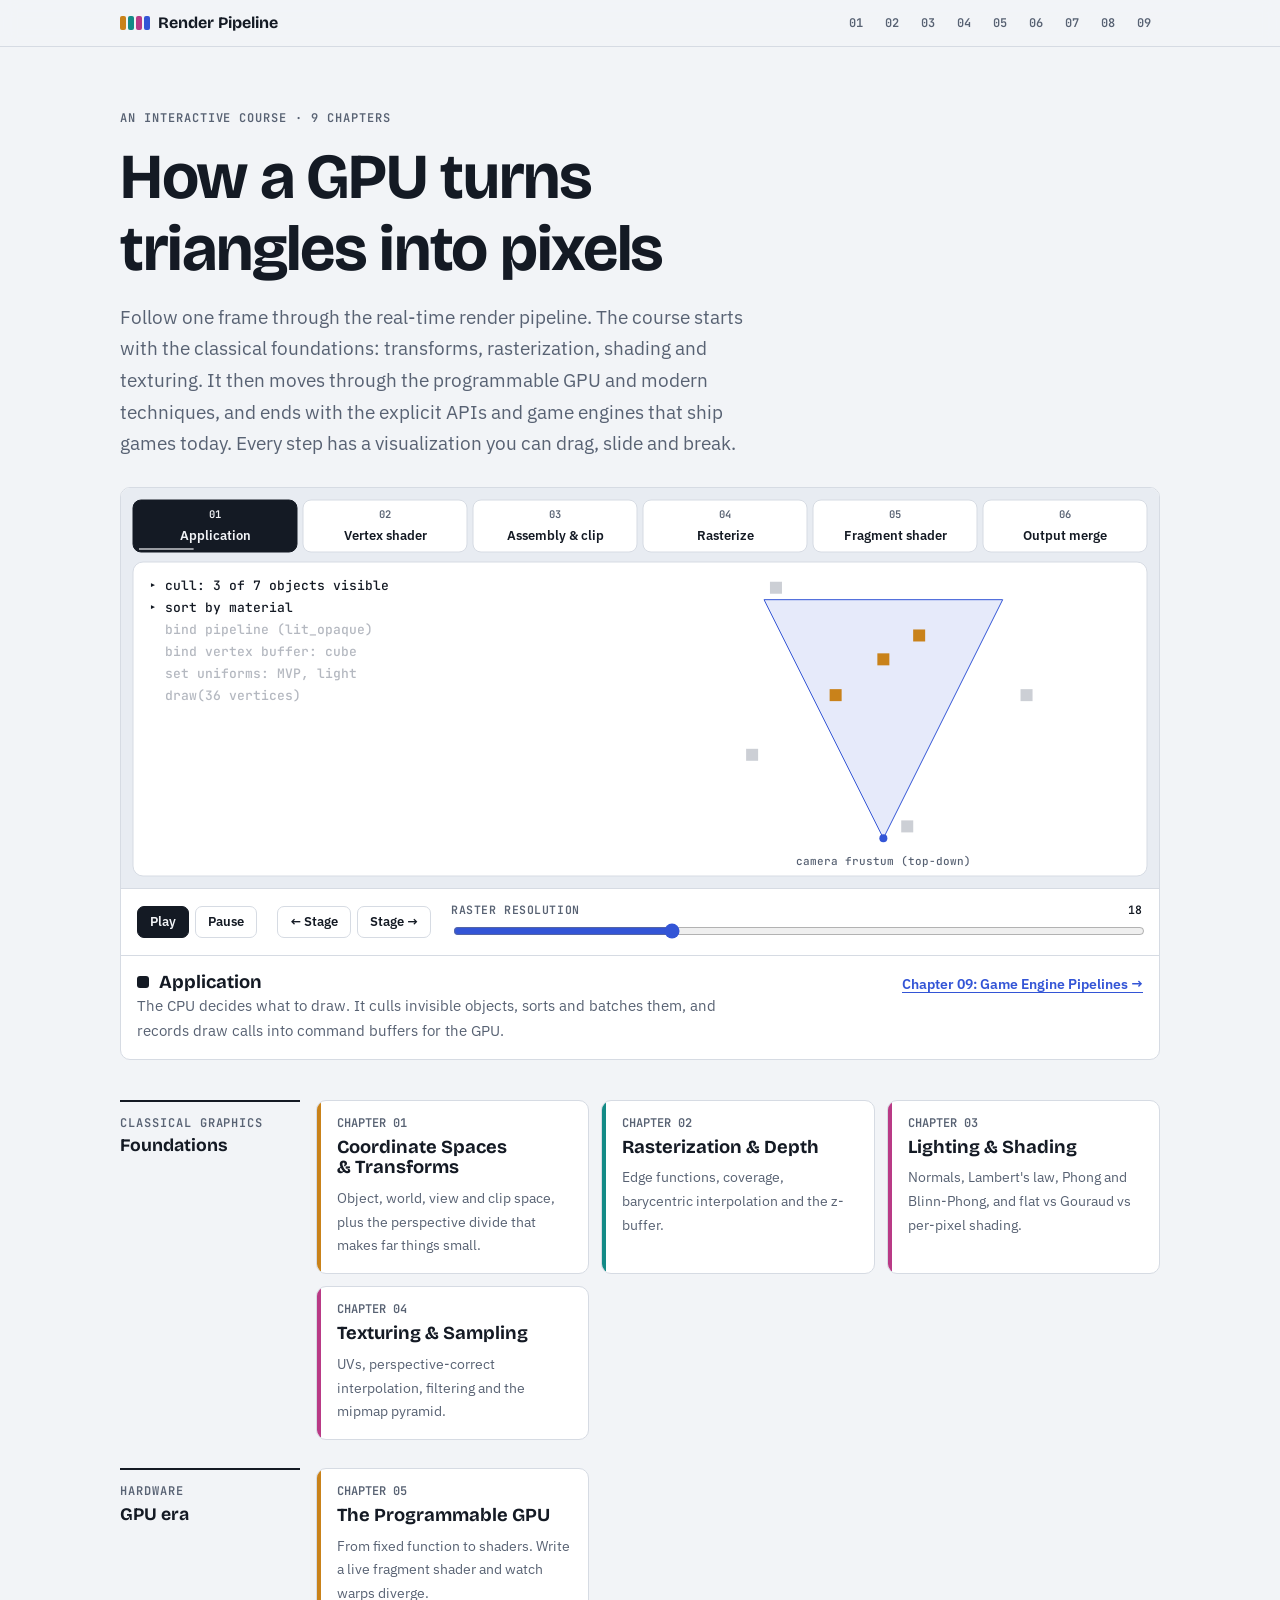
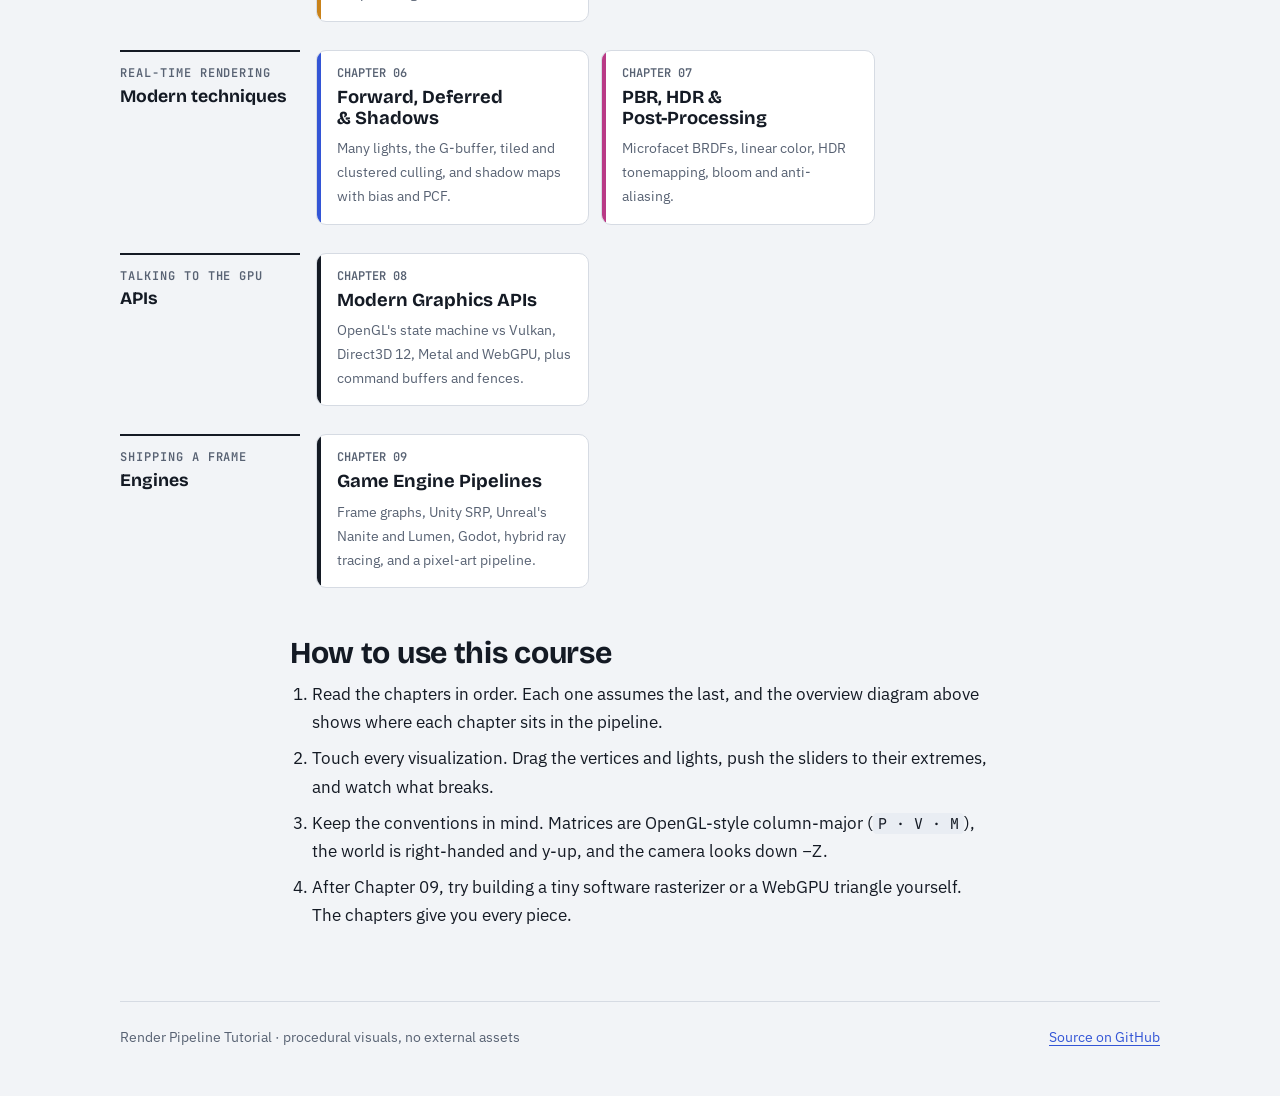
<file: index.html>
<!doctype html>
<html lang="en">
<head>
<meta charset="utf-8">
<meta name="viewport" content="width=device-width, initial-scale=1, viewport-fit=cover">
<title>Render Pipeline Tutorial</title>
<meta name="claude:viewport-fit-sides" content="cover">
<link rel="stylesheet" href="assets/style.css?v=2">
<style>
  .hub-hero { display: grid; gap: 16px; padding-block: 24px 28px; max-width: var(--wide) !important; }
  .hub-hero h1 { font-size: clamp(2.3rem, 6vw, 4rem); max-width: 16ch; }
  .hub-hero .lede { max-width: 60ch; }
  .flow-wrap { max-width: var(--wide) !important; }
  #flow { height: 400px; }
  @media (max-width: 720px) { #flow { height: 340px; } }
  .stage-info { display: grid; grid-template-columns: minmax(0, 1fr) auto; gap: 8px 20px; align-items: start; padding: 16px; border-top: 1px solid var(--line); }
  .stage-info h3 { display: flex; align-items: center; gap: 10px; }
  .stage-info h3 i { width: 12px; height: 12px; border-radius: 3px; display: inline-block; }
  .stage-info p { color: var(--muted); font-size: 0.95rem; max-width: 70ch; }
  .stage-info .go { white-space: nowrap; font-weight: 600; font-size: 0.9rem; }
  @media (max-width: 560px) { .stage-info { grid-template-columns: 1fr; } .stage-info .go { white-space: normal; } }

  .eras { max-width: var(--wide) !important; display: grid; gap: 28px; padding-block: 40px 16px; }
  .era { display: grid; grid-template-columns: 180px minmax(0, 1fr); gap: 16px; align-items: start; }
  .era-label { font: 600 0.75rem/1.3 var(--font-mono); letter-spacing: 0.08em; text-transform: uppercase; color: var(--muted); padding-top: 14px; border-top: 2px solid var(--ink); }
  .era-label span { display: block; color: var(--ink); font: 700 1.1rem/1.2 var(--font-display); letter-spacing: 0; text-transform: none; margin-top: 4px; }
  .cards { display: grid; grid-template-columns: repeat(auto-fill, minmax(240px, 1fr)); gap: 12px; }
  .card { display: grid; gap: 8px; align-content: start; padding: 16px 16px 16px 20px; background: var(--surface); border: 1px solid var(--line); border-radius: var(--radius); text-decoration: none; color: var(--ink); position: relative; overflow: hidden; }
  .card:hover { border-color: var(--accent); }
  .card::before { content: ""; position: absolute; inset: 0 auto 0 0; width: 4px; background: var(--stage, var(--ink)); }
  .card .no { font: 600 0.75rem/1 var(--font-mono); color: var(--muted); }
  .card h3 { font-size: 1.15rem; }
  .card p { font-size: 0.9rem; color: var(--muted); }
  @media (max-width: 720px) { .era { grid-template-columns: 1fr; } .era-label { padding-top: 10px; } }

  .how { display: grid; gap: 10px; padding-block: 32px 8px; }
  .how ol { gap: 8px; }
  footer.foot { max-width: var(--wide); margin: 0 auto; padding-block: 24px 48px; border-top: 1px solid var(--line); color: var(--muted); font-size: 0.85rem; display: flex; flex-wrap: wrap; gap: 8px 24px; justify-content: space-between; }
</style>
</head>
<body>
<header class="topbar"><div class="topbar-inner"></div></header>
<main class="lesson">
  <section class="hub-hero">
    <p class="eyebrow">An interactive course · 9 chapters</p>
    <h1>How a GPU turns triangles into pixels</h1>
    <p class="lede">Follow one frame through the real-time render pipeline. The course starts with the classical foundations: transforms, rasterization, shading and texturing. It then moves through the programmable GPU and modern techniques, and ends with the explicit APIs and game engines that ship games today. Every step has a visualization you can drag, slide and break.</p>
  </section>

  <figure class="viz flow-wrap" aria-labelledby="flow-title">
    <div class="viz-stage">
      <canvas id="flow" tabindex="0" aria-label="Animated diagram of the render pipeline: a cube's vertices are transformed, assembled into triangles, rasterized into fragments, shaded, and merged into the framebuffer. Click a stage to read about it."></canvas>
    </div>
    <div class="controls">
      <div class="btn-row" id="flow-play"><button class="btn" data-value="play" aria-pressed="true">Play</button><button class="btn" data-value="pause">Pause</button></div>
      <div class="btn-row"><button class="btn" id="flow-prev" type="button">← Stage</button><button class="btn" id="flow-next" type="button">Stage →</button></div>
      <div class="control"><label for="flow-res">Raster resolution <output for="flow-res"></output></label><input type="range" id="flow-res" min="8" max="40" value="18"></div>
    </div>
    <div class="stage-info" aria-live="polite">
      <div><h3 id="flow-title"><i id="flow-chip"></i><span id="flow-name"></span></h3><p id="flow-desc"></p></div>
      <a class="go" id="flow-link" href="#">Open chapter →</a>
    </div>
  </figure>

  <div class="eras" id="eras"></div>

  <section class="how">
    <h2>How to use this course</h2>
    <ol>
      <li>Read the chapters in order. Each one assumes the last, and the overview diagram above shows where each chapter sits in the pipeline.</li>
      <li>Touch every visualization. Drag the vertices and lights, push the sliders to their extremes, and watch what breaks.</li>
      <li>Keep the conventions in mind. Matrices are OpenGL-style column-major (<code>P · V · M</code>), the world is right-handed and y-up, and the camera looks down −Z.</li>
      <li>After Chapter 09, try building a tiny software rasterizer or a WebGPU triangle yourself. The chapters give you every piece.</li>
    </ol>
  </section>
</main>
<footer class="foot">
  <span>Render Pipeline Tutorial · procedural visuals, no external assets</span>
  <a href="https://github.com/xXnatoXx/render-pipeline-tutorial">Source on GitHub</a>
</footer>

<script src="assets/common.js"></script>
<script>
(function () {
  "use strict";
  const BLURBS = {
    "01": "Object, world, view and clip space, plus the perspective divide that makes far things small.",
    "02": "Edge functions, coverage, barycentric interpolation and the z-buffer.",
    "03": "Normals, Lambert's law, Phong and Blinn-Phong, and flat vs Gouraud vs per-pixel shading.",
    "04": "UVs, perspective-correct interpolation, filtering and the mipmap pyramid.",
    "05": "From fixed function to shaders. Write a live fragment shader and watch warps diverge.",
    "06": "Many lights, the G-buffer, tiled and clustered culling, and shadow maps with bias and PCF.",
    "07": "Microfacet BRDFs, linear color, HDR tonemapping, bloom and anti-aliasing.",
    "08": "OpenGL's state machine vs Vulkan, Direct3D 12, Metal and WebGPU, plus command buffers and fences.",
    "09": "Frame graphs, Unity SRP, Unreal's Nanite and Lumen, Godot, hybrid ray tracing, and a pixel-art pipeline.",
  };
  const ERA_ORDER = [["Foundations", "Classical graphics"], ["GPU era", "Hardware"], ["Modern techniques", "Real-time rendering"], ["APIs", "Talking to the GPU"], ["Engines", "Shipping a frame"]];
  const stageVar = { vtx: "var(--vtx)", ras: "var(--ras)", frag: "var(--frag)", out: "var(--out)", app: "var(--ink)" };
  document.getElementById("eras").innerHTML = ERA_ORDER.map(([era, label]) => {
    const ts = RP.TOPICS.filter((t) => t.era === era);
    return `<section class="era"><div class="era-label">${label}<span>${era}</span></div><div class="cards">${ts.map((t) =>
      `<a class="card" href="topics/${t.slug}.html" style="--stage:${stageVar[t.stage]}"><span class="no">CHAPTER ${t.no}</span><h3>${t.title}</h3><p>${BLURBS[t.no]}</p></a>`).join("")}</div></section>`;
  }).join("");

  /* ---------- Pipeline flow diagram ---------- */
  const STAGES = [
    { key: "app", name: "Application", col: "ink", ch: "09", desc: "The CPU decides what to draw. It culls invisible objects, sorts and batches them, and records draw calls into command buffers for the GPU." },
    { key: "vtx", name: "Vertex shader", col: "vtx", ch: "01", desc: "Every vertex is multiplied by the model, view and projection matrices to reach clip space. This is the first programmable stage." },
    { key: "asm", name: "Assembly & clip", col: "vtx", ch: "05", desc: "Vertices are grouped into triangles and clipped against the view frustum. The perspective divide then maps them into normalized device coordinates, and the viewport maps those to pixels." },
    { key: "ras", name: "Rasterize", col: "ras", ch: "02", desc: "Fixed-function hardware finds every pixel center inside each triangle and interpolates the vertex attributes with barycentric weights. Each covered sample becomes a fragment." },
    { key: "frag", name: "Fragment shader", col: "frag", ch: "03", desc: "A small program runs once per fragment. It samples textures and evaluates lighting to produce a color." },
    { key: "out", name: "Output merge", col: "out", ch: "06", desc: "Depth and stencil tests decide which fragments survive. Blending writes the survivors into the framebuffer, and post-processing and present follow." },
  ];
  const cv = document.getElementById("flow");
  let stage = 0, phase = 0, res = 18, playing = !RP.reduced, frozenT = 1.2;
  const nameEl = document.getElementById("flow-name"), descEl = document.getElementById("flow-desc"), linkEl = document.getElementById("flow-link"), chipEl = document.getElementById("flow-chip");
  function showInfo() {
    const s = STAGES[stage], t = RP.TOPICS.find((x) => x.no === s.ch);
    nameEl.textContent = s.name; descEl.textContent = s.desc;
    linkEl.href = `topics/${t.slug}.html`; linkEl.textContent = `Chapter ${t.no}: ${t.title} →`;
    chipEl.style.background = `var(--${s.col})`;
  }
  const cube = RP.mesh.cube();
  const BASE = [0.95, 0.55, 0.35]; // linear albedo of the demo cube
  function mvpAt(t, aspect) {
    const M = RP.m4.chain(RP.m4.rotY(t * 0.6), RP.m4.rotX(0.5));
    const V = RP.m4.lookAt([0, 0.5, 2.2], [0, 0, 0], [0, 1, 0]);
    const P = RP.m4.perspective(0.9, aspect, 0.1, 20);
    return { M, mvp: RP.m4.chain(P, V, M) };
  }
  const L = RP.v3.norm([0.5, 0.8, 0.6]);
  const enc = (x) => (x <= 0.0031308 ? 12.92 * x : 1.055 * Math.pow(x, 1 / 2.4) - 0.055);
  const font = (v) => getComputedStyle(document.documentElement).getPropertyValue(v).trim() || "sans-serif";
  function roundRect(ctx, x, y, w, h, r) { ctx.beginPath(); ctx.moveTo(x + r, y); ctx.arcTo(x + w, y, x + w, y + h, r); ctx.arcTo(x + w, y + h, x, y + h, r); ctx.arcTo(x, y + h, x, y, r); ctx.arcTo(x, y, x + w, y, r); ctx.closePath(); }
  function hud(ctx, c, x, y, lines) {
    ctx.font = `400 11.5px ${font("--font-mono")}`; ctx.textAlign = "left"; ctx.textBaseline = "top";
    const wMax = Math.max(...lines.map((l) => ctx.measureText(l).width)) + 16;
    ctx.fillStyle = RP.alpha(c.paper, 0.9); roundRect(ctx, x, y, wMax, lines.length * 16 + 10, 6); ctx.fill();
    ctx.fillStyle = c.ink; lines.forEach((l, i) => ctx.fillText(l, x + 8, y + 6 + i * 16));
  }

  const view = RP.canvas(cv, (s) => {
    const { ctx, w, h, c } = s;
    ctx.clearRect(0, 0, w, h);
    const narrow = w < 640;
    const pad = 12, railH = narrow ? 44 : 52, n = STAGES.length, gap = 6;
    const bw = (w - pad * 2 - gap * (n - 1)) / n;
    s.hit = [];
    STAGES.forEach((st, i) => {
      const x = pad + i * (bw + gap), y = pad, on = i === stage, col = c[st.col];
      ctx.fillStyle = on ? col : c.surface; ctx.strokeStyle = on ? col : c.line; ctx.lineWidth = 1;
      roundRect(ctx, x, y, bw, railH, 8); ctx.fill(); ctx.stroke();
      const txt = on ? (st.col === "ink" ? c.paper : c.surface) : c.ink;
      ctx.textAlign = "center"; ctx.textBaseline = "middle";
      ctx.fillStyle = on ? txt : c.muted; ctx.font = `600 ${narrow ? 9 : 10.5}px ${font("--font-mono")}`;
      ctx.fillText(String(i + 1).padStart(2, "0"), x + bw / 2, y + (narrow ? 13 : 15));
      ctx.fillStyle = txt; ctx.font = `600 ${narrow ? 9.5 : 12.5}px ${font("--font-body")}`;
      let label = st.name; if (ctx.measureText(label).width > bw - 8) label = st.name.split(" ")[0];
      ctx.fillText(label, x + bw / 2, y + railH - (narrow ? 13 : 16));
      if (on) { ctx.fillStyle = RP.alpha(txt, 0.6); ctx.fillRect(x + 6, y + railH - 4, (bw - 12) * phase, 2); }
      s.hit.push([x, y, bw, railH]);
    });

    const py = pad + railH + 10, ph = h - py - pad, pw = w - pad * 2;
    ctx.fillStyle = c.surface; ctx.strokeStyle = c.line; roundRect(ctx, pad, py, pw, ph, 10); ctx.fill(); ctx.stroke();
    const t = playing ? performance.now() / 1000 : frozenT;
    const vw = Math.min(pw - 24, ph * 1.6), vh = ph - 24, vx = pad + (pw - vw) / 2, vy = py + 12;
    const { M, mvp } = mvpAt(t, vw / vh);
    const proj = cube.pos.map((p) => RP.m4.project(mvp, p, vw, vh));
    const P = (i) => [vx + proj[i].x, vy + proj[i].y];
    const key = STAGES[stage].key;
    ctx.save(); ctx.beginPath(); ctx.rect(pad + 1, py + 1, pw - 2, ph - 2); ctx.clip();

    if (key === "app") {
      const items = ["cull: 3 of 7 objects visible", "sort by material", "bind pipeline (lit_opaque)", "bind vertex buffer: cube", "set uniforms: MVP, light", "draw(36 vertices)"];
      const k = Math.floor(phase * (items.length + 1));
      const fs = narrow ? 11 : 13;
      ctx.font = `500 ${fs}px ${font("--font-mono")}`; ctx.textAlign = "left"; ctx.textBaseline = "top";
      items.forEach((it, i) => { ctx.fillStyle = i < k ? c.ink : c.muted; ctx.globalAlpha = i < k ? 1 : 0.45; ctx.fillText((i < k ? "▸ " : "  ") + it, pad + 16, py + 18 + i * (fs + 9)); });
      ctx.globalAlpha = 1;
      if (!narrow) {
        const cx = pad + pw * 0.74, cy = py + ph / 2, r = Math.min(ph, pw * 0.4) * 0.38;
        ctx.strokeStyle = c.accent; ctx.fillStyle = RP.alpha(c.accent, 0.12);
        ctx.beginPath(); ctx.moveTo(cx, cy + r); ctx.lineTo(cx - r, cy - r); ctx.lineTo(cx + r, cy - r); ctx.closePath(); ctx.fill(); ctx.stroke();
        ctx.fillStyle = c.accent; ctx.beginPath(); ctx.arc(cx, cy + r, 4, 0, Math.PI * 2); ctx.fill();
        const objs = [[0, -0.5, 1], [-0.4, -0.2, 1], [0.3, -0.7, 1], [-1.1, 0.3, 0], [1.2, -0.2, 0], [0.2, 0.9, 0], [-0.9, -1.1, 0]];
        objs.forEach(([ox, oy, vis]) => { ctx.fillStyle = vis ? c.vtx : c.muted; ctx.globalAlpha = vis || phase < 0.2 ? 1 : 0.3; ctx.fillRect(cx + ox * r - 6, cy + oy * r - 6, 12, 12); });
        ctx.globalAlpha = 1;
        ctx.fillStyle = c.muted; ctx.font = `500 11px ${font("--font-mono")}`; ctx.textAlign = "center"; ctx.fillText("camera frustum (top-down)", cx, py + ph - 20);
      }
    } else if (key === "vtx" || key === "asm") {
      if (key === "asm") {
        ctx.strokeStyle = c.vtx; ctx.lineWidth = 1.4;
        const upto = Math.floor(phase * cube.tri.length + 1);
        cube.tri.slice(0, upto).forEach(([a, b, d]) => { ctx.beginPath(); ctx.moveTo(...P(a)); ctx.lineTo(...P(b)); ctx.lineTo(...P(d)); ctx.closePath(); ctx.stroke(); });
        ctx.setLineDash([4, 4]); ctx.strokeStyle = c.muted; ctx.lineWidth = 1; ctx.strokeRect(vx, vy, vw, vh); ctx.setLineDash([]);
      }
      proj.forEach((p, i) => {
        const [x, y] = P(i);
        const pulse = key === "vtx" ? RP.smoothstep(i / proj.length, i / proj.length + 0.1, phase) : 1;
        ctx.fillStyle = c.vtx; ctx.beginPath(); ctx.arc(x, y, 2 + 3 * pulse, 0, Math.PI * 2); ctx.fill();
      });
      if (key === "vtx") {
        const i = Math.min(proj.length - 1, Math.floor(phase * proj.length));
        const [x, y] = P(i); ctx.strokeStyle = c.ink; ctx.lineWidth = 1.5; ctx.beginPath(); ctx.arc(x, y, 9, 0, Math.PI * 2); ctx.stroke();
        const p = cube.pos[i], cl = RP.m4.xform(mvp, [p[0], p[1], p[2], 1]);
        hud(ctx, c, pad + 10, py + 10, [`vertex ${i}  object (${p.map((v) => v.toFixed(1)).join(", ")})`, `clip = P·V·M·v`, `   = (${cl.map((v) => v.toFixed(2)).join(", ")})`]);
      } else hud(ctx, c, pad + 10, py + 10, [`${cube.tri.length} triangles assembled`, "clip → ÷w → NDC → viewport"]);
    } else {
      const cell = Math.max(4, Math.floor(Math.min(vw, vh) / res));
      const gw = Math.floor(vw / cell), gh = Math.floor(vh / cell);
      const ox = vx + (vw - gw * cell) / 2, oy = vy + (vh - gh * cell) / 2;
      const depth = new Float32Array(gw * gh).fill(Infinity), shade = new Array(gw * gh).fill(null), hits = new Uint8Array(gw * gh);
      const nrmW = cube.nrm.map((nn) => RP.v3.norm(RP.m4.xform(M, [nn[0], nn[1], nn[2], 0]).slice(0, 3)));
      const G = (i) => [(P(i)[0] - ox) / cell, (P(i)[1] - oy) / cell, proj[i].z];
      cube.tri.forEach(([a, b, d]) => {
        const A = G(a), B = G(b), C = G(d);
        const area = (B[0] - A[0]) * (C[1] - A[1]) - (B[1] - A[1]) * (C[0] - A[0]);
        if (area >= 0) return; // back face: counter-clockwise in NDC becomes clockwise with screen y down
        const minx = Math.max(0, Math.floor(Math.min(A[0], B[0], C[0]))), maxx = Math.min(gw - 1, Math.ceil(Math.max(A[0], B[0], C[0])));
        const miny = Math.max(0, Math.floor(Math.min(A[1], B[1], C[1]))), maxy = Math.min(gh - 1, Math.ceil(Math.max(A[1], B[1], C[1])));
        const nd = Math.max(0, RP.v3.dot(nrmW[a], L));
        for (let y = miny; y <= maxy; y++) for (let x = minx; x <= maxx; x++) {
          const qx = x + 0.5, qy = y + 0.5;
          const w0 = (C[0] - B[0]) * (qy - B[1]) - (C[1] - B[1]) * (qx - B[0]);
          const w1 = (A[0] - C[0]) * (qy - C[1]) - (A[1] - C[1]) * (qx - C[0]);
          const w2 = (B[0] - A[0]) * (qy - A[1]) - (B[1] - A[1]) * (qx - A[0]);
          if (w0 > 0 || w1 > 0 || w2 > 0) continue;
          const z = (w0 * A[2] + w1 * B[2] + w2 * C[2]) / area;
          const k = y * gw + x; hits[k]++;
          if (z < depth[k]) { depth[k] = z; shade[k] = nd; }
        }
      });
      const reveal = Math.floor(phase * gh * 1.15);
      ctx.lineWidth = 0.5; ctx.strokeStyle = c.line;
      for (let y = 0; y < gh; y++) for (let x = 0; x < gw; x++) {
        const k = y * gw + x, X = ox + x * cell, Y = oy + y * cell;
        ctx.strokeRect(X + 0.25, Y + 0.25, cell - 0.5, cell - 0.5);
        if (shade[k] === null || y > reveal) continue;
        if (key === "ras") { ctx.fillStyle = RP.alpha(c.ras, Math.min(0.95, 0.3 + 0.3 * hits[k])); ctx.fillRect(X + 1, Y + 1, cell - 2, cell - 2); }
        else {
          const lit = 0.08 + 0.92 * shade[k], inset = key === "out" ? 0 : 1;
          ctx.fillStyle = RP.rgb2css(BASE.map((b) => enc(b * lit))); ctx.fillRect(X + inset, Y + inset, cell - 2 * inset, cell - 2 * inset);
        }
      }
      if (key === "ras") { ctx.strokeStyle = c.ink; ctx.lineWidth = 1; ctx.globalAlpha = 0.45; cube.tri.forEach(([a, b, d]) => { ctx.beginPath(); ctx.moveTo(...P(a)); ctx.lineTo(...P(b)); ctx.lineTo(...P(d)); ctx.closePath(); ctx.stroke(); }); ctx.globalAlpha = 1; }
      const kept = shade.filter((v) => v !== null).length, frags = hits.reduce((a, b) => a + b, 0);
      const lines = key === "ras" ? [`${gw}×${gh} pixel grid`, `${frags} fragments from front faces`, "darker = covered by 2+ triangles"]
        : key === "frag" ? ["color = albedo × max(N·L, 0)", `${frags} shader invocations`] : [`depth test kept ${kept} of ${frags} fragments`, "framebuffer ready to present"];
      hud(ctx, c, pad + 10, py + 10, lines);
    }
    ctx.restore();
  });

  const anim = RP.loop(cv, (t, dt) => {
    if (playing) { phase += dt / 3.2; if (phase >= 1) { phase = 0; stage = (stage + 1) % STAGES.length; showInfo(); } }
    view.draw();
  });
  function select(i) { stage = (i + STAGES.length) % STAGES.length; phase = playing ? 0 : 1; showInfo(); view.draw(); }
  document.getElementById("flow-prev").addEventListener("click", () => select(stage - 1));
  document.getElementById("flow-next").addEventListener("click", () => select(stage + 1));
  cv.addEventListener("keydown", (e) => { if (e.key === "ArrowRight") { select(stage + 1); e.preventDefault(); } if (e.key === "ArrowLeft") { select(stage - 1); e.preventDefault(); } });
  cv.addEventListener("click", (e) => {
    const r = cv.getBoundingClientRect(), x = e.clientX - r.left, y = e.clientY - r.top;
    (view.hit || []).forEach(([hx, hy, hw, hh], i) => { if (x >= hx && x <= hx + hw && y >= hy && y <= hy + hh) select(i); });
  });
  const playGroup = RP.toggleGroup("#flow-play", (v) => {
    const was = playing; playing = v === "play";
    if (playing) anim.start(); else { if (was) frozenT = performance.now() / 1000; phase = 1; anim.stop(); view.draw(); }
  });
  RP.slider("#flow-res", (v) => { res = v; view.draw(); });
  if (RP.reduced) playGroup.set("pause");
  showInfo();
})();
</script>
</body>
</html>
</file>
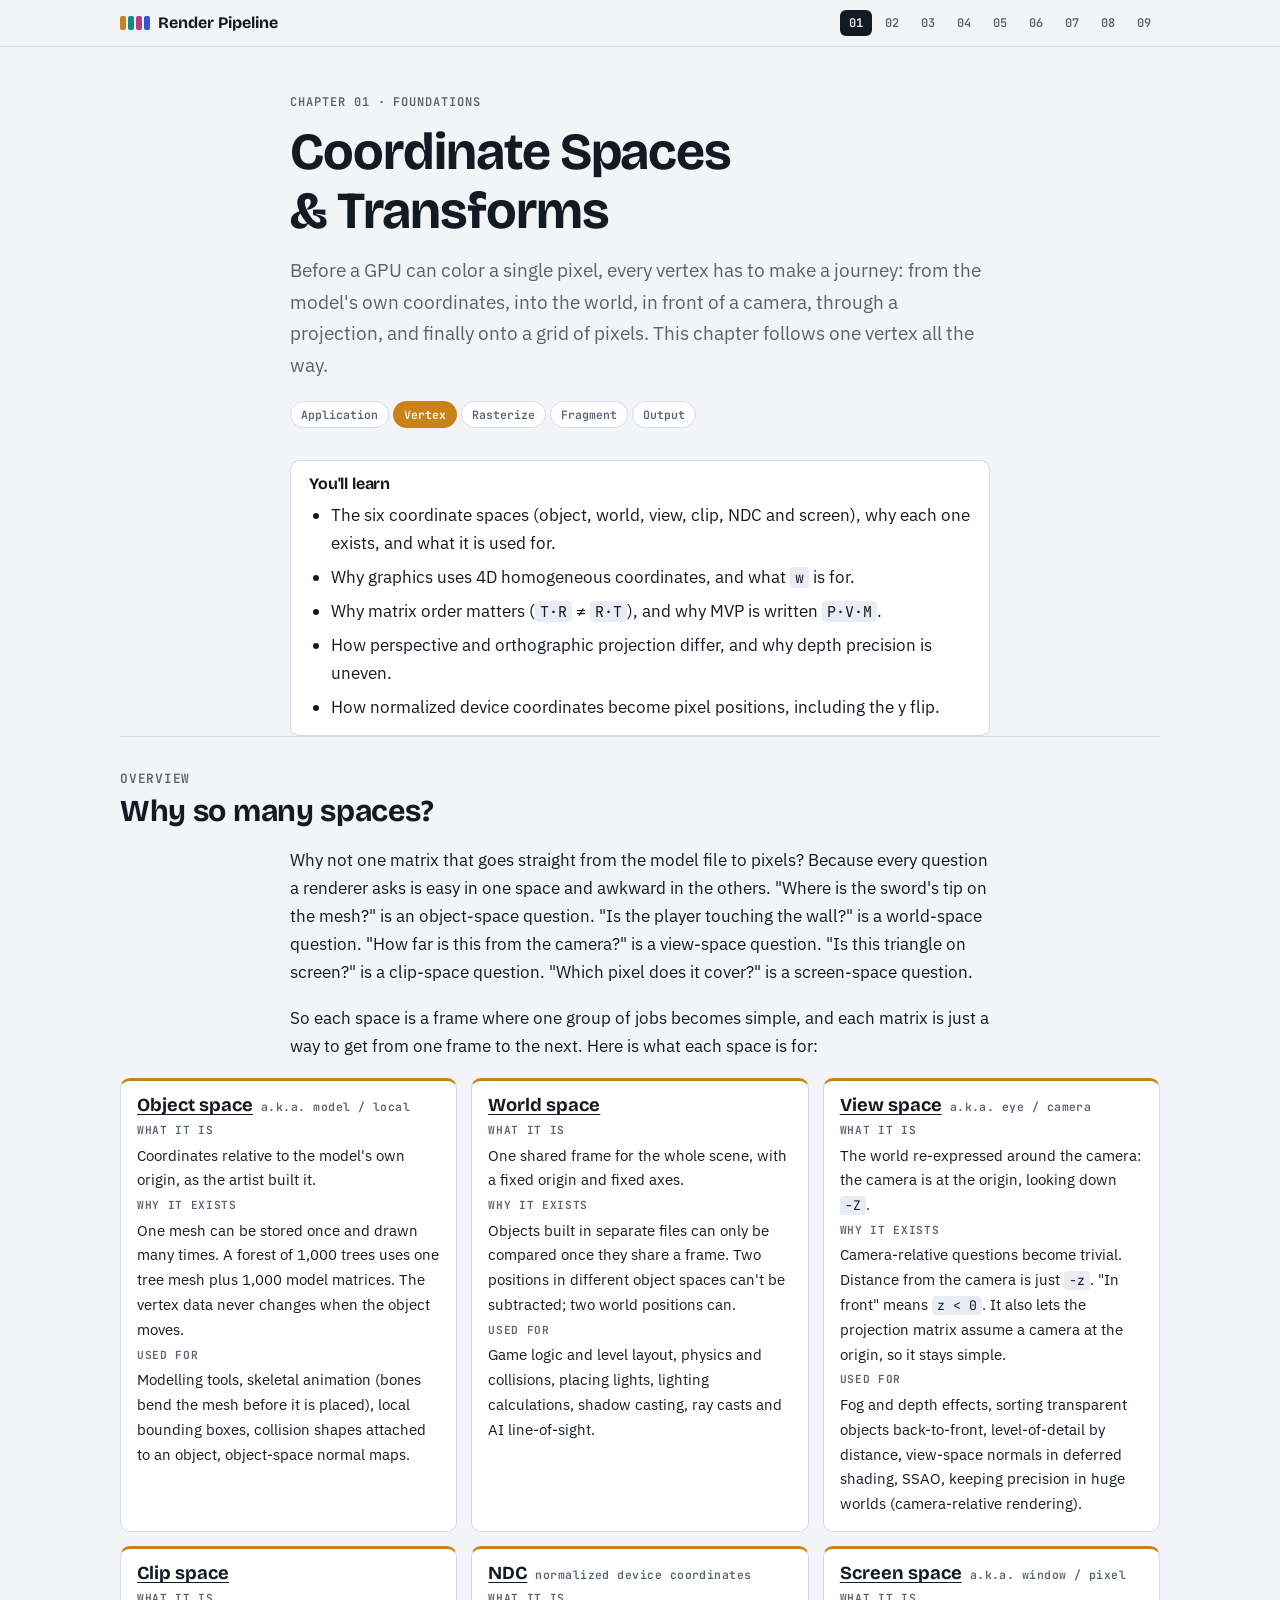
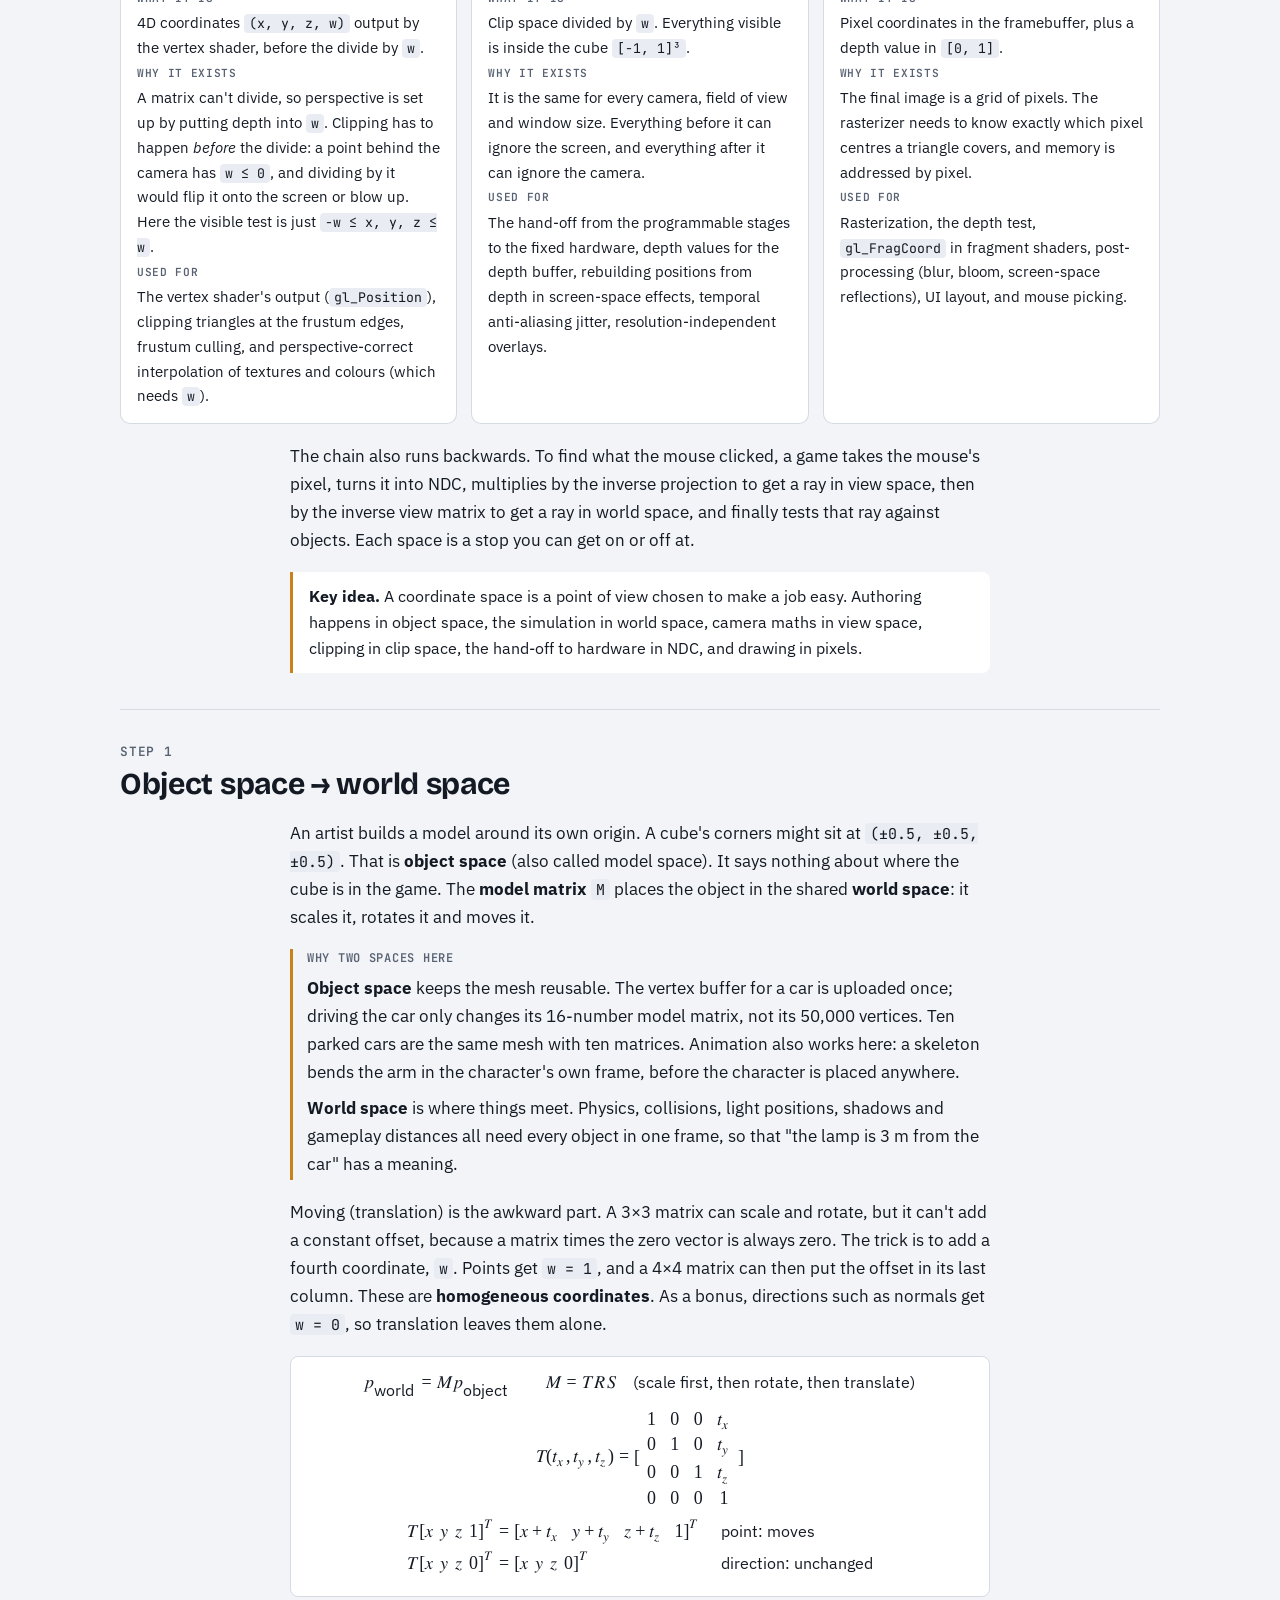
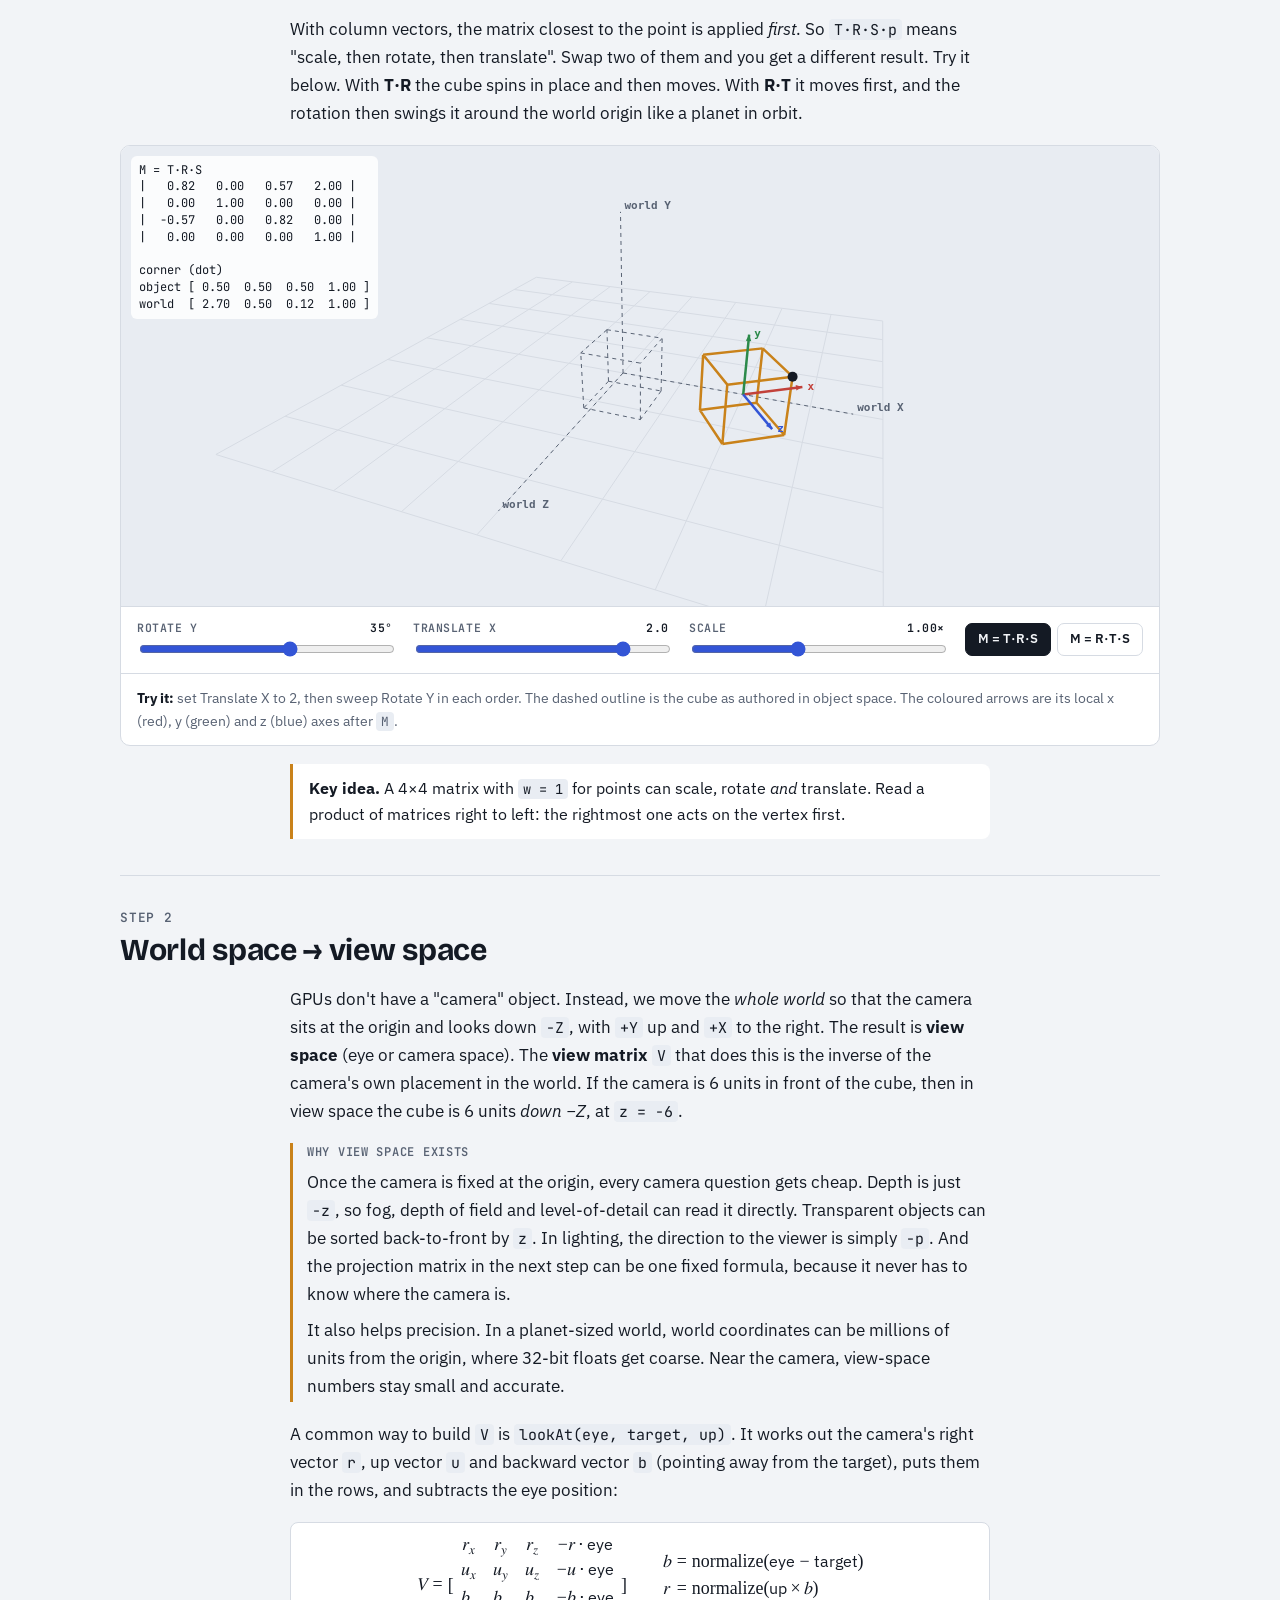
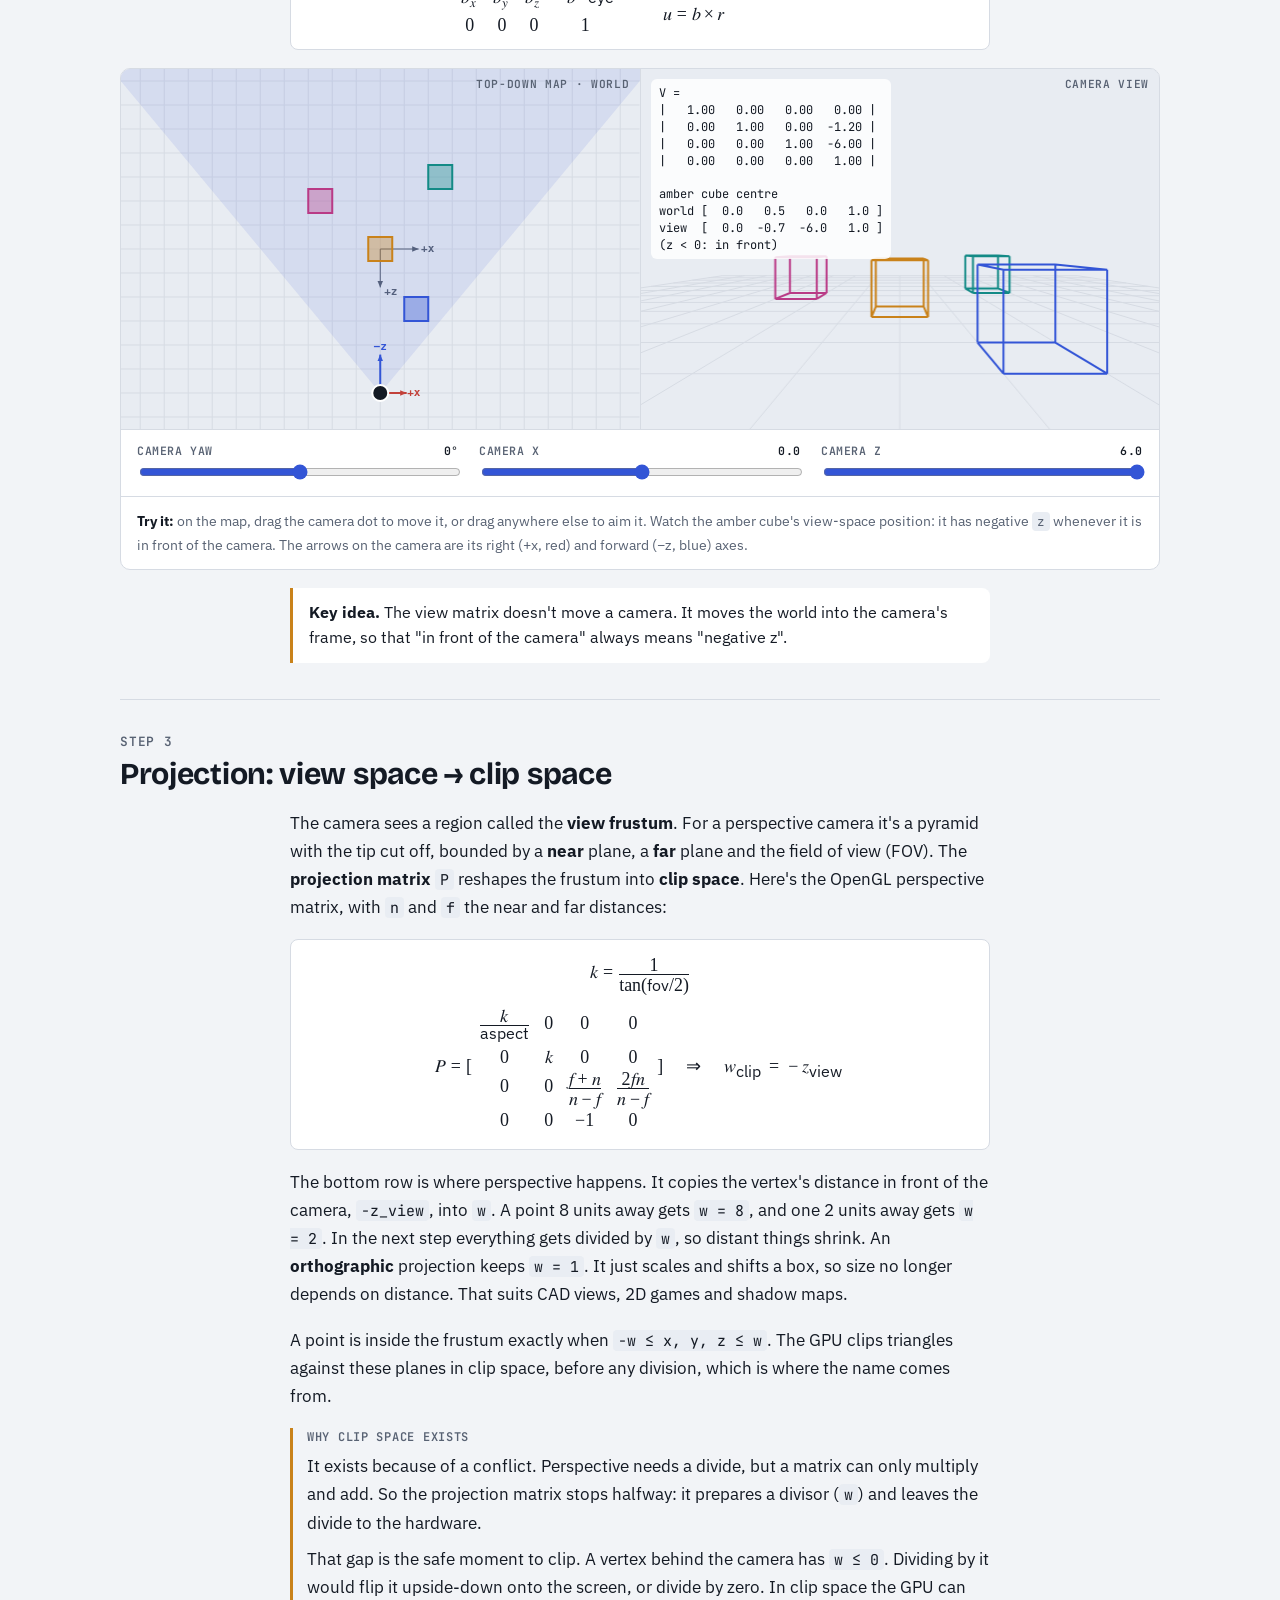
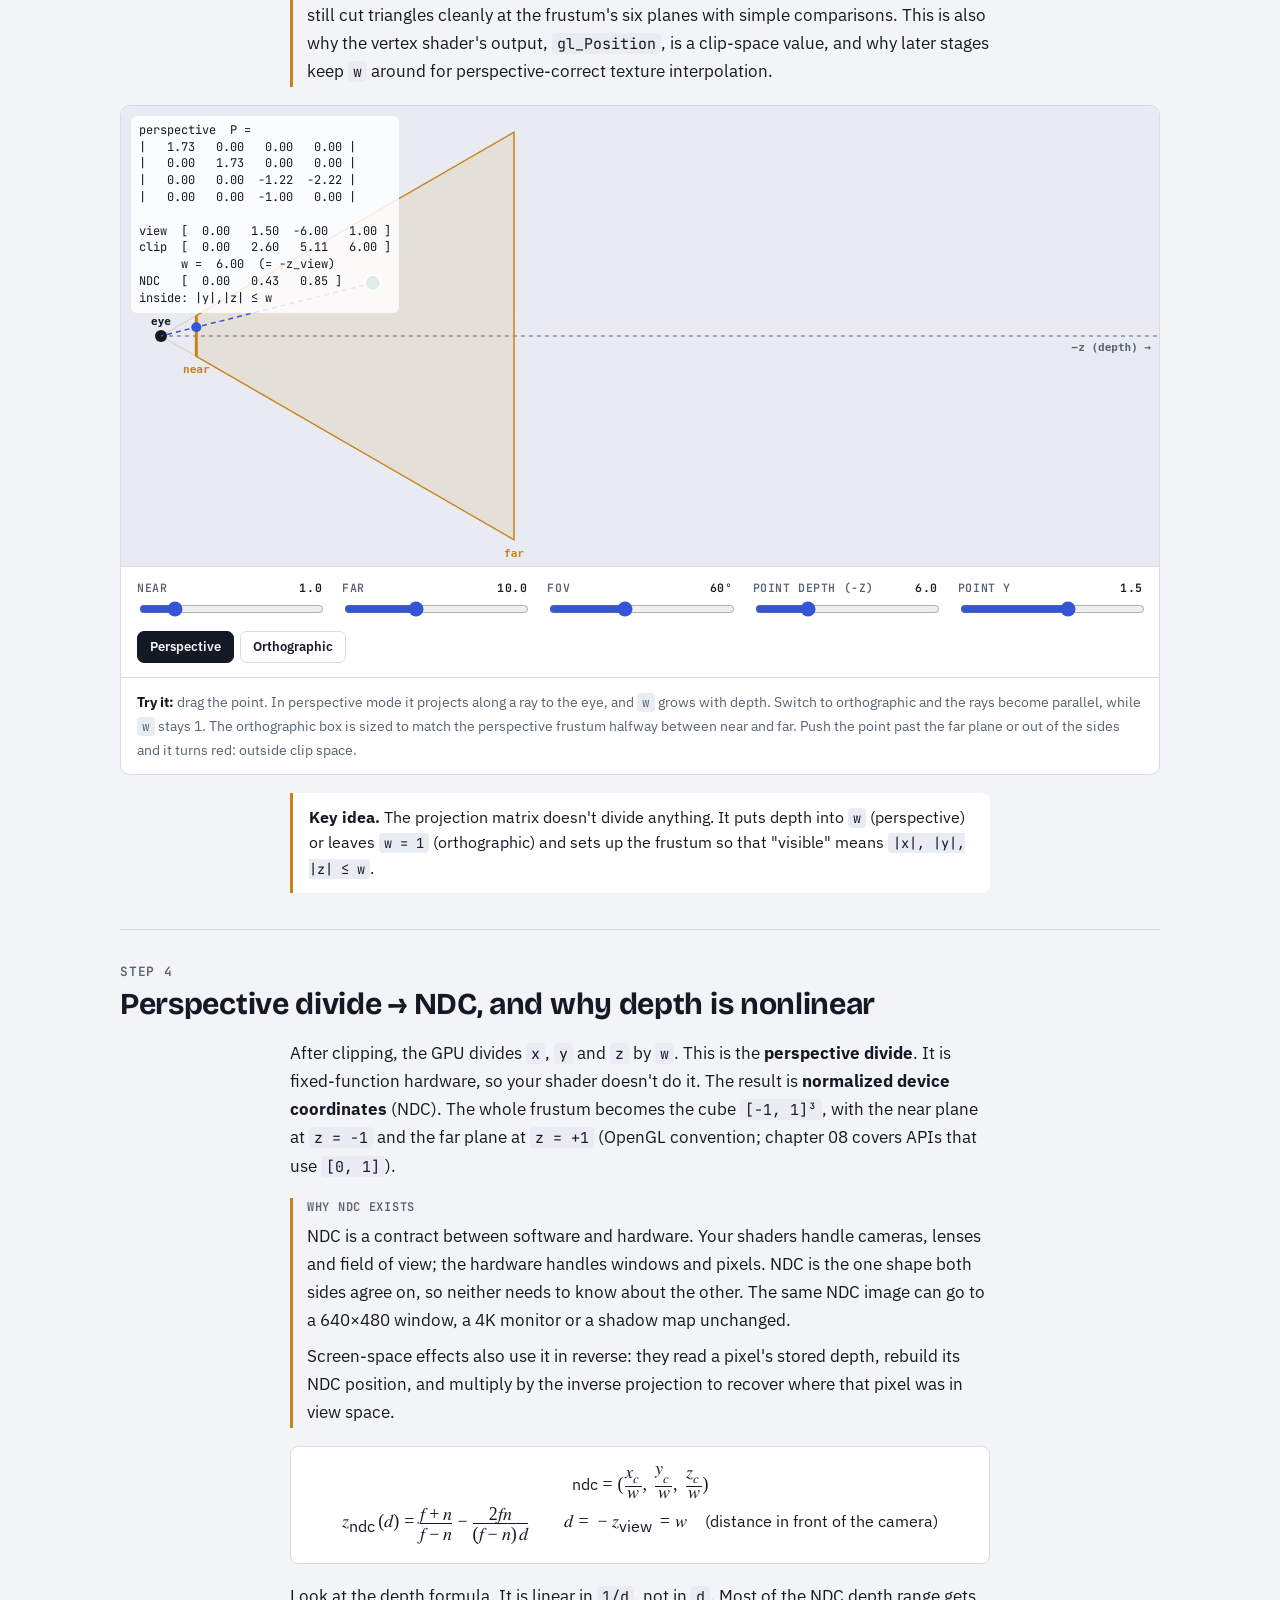
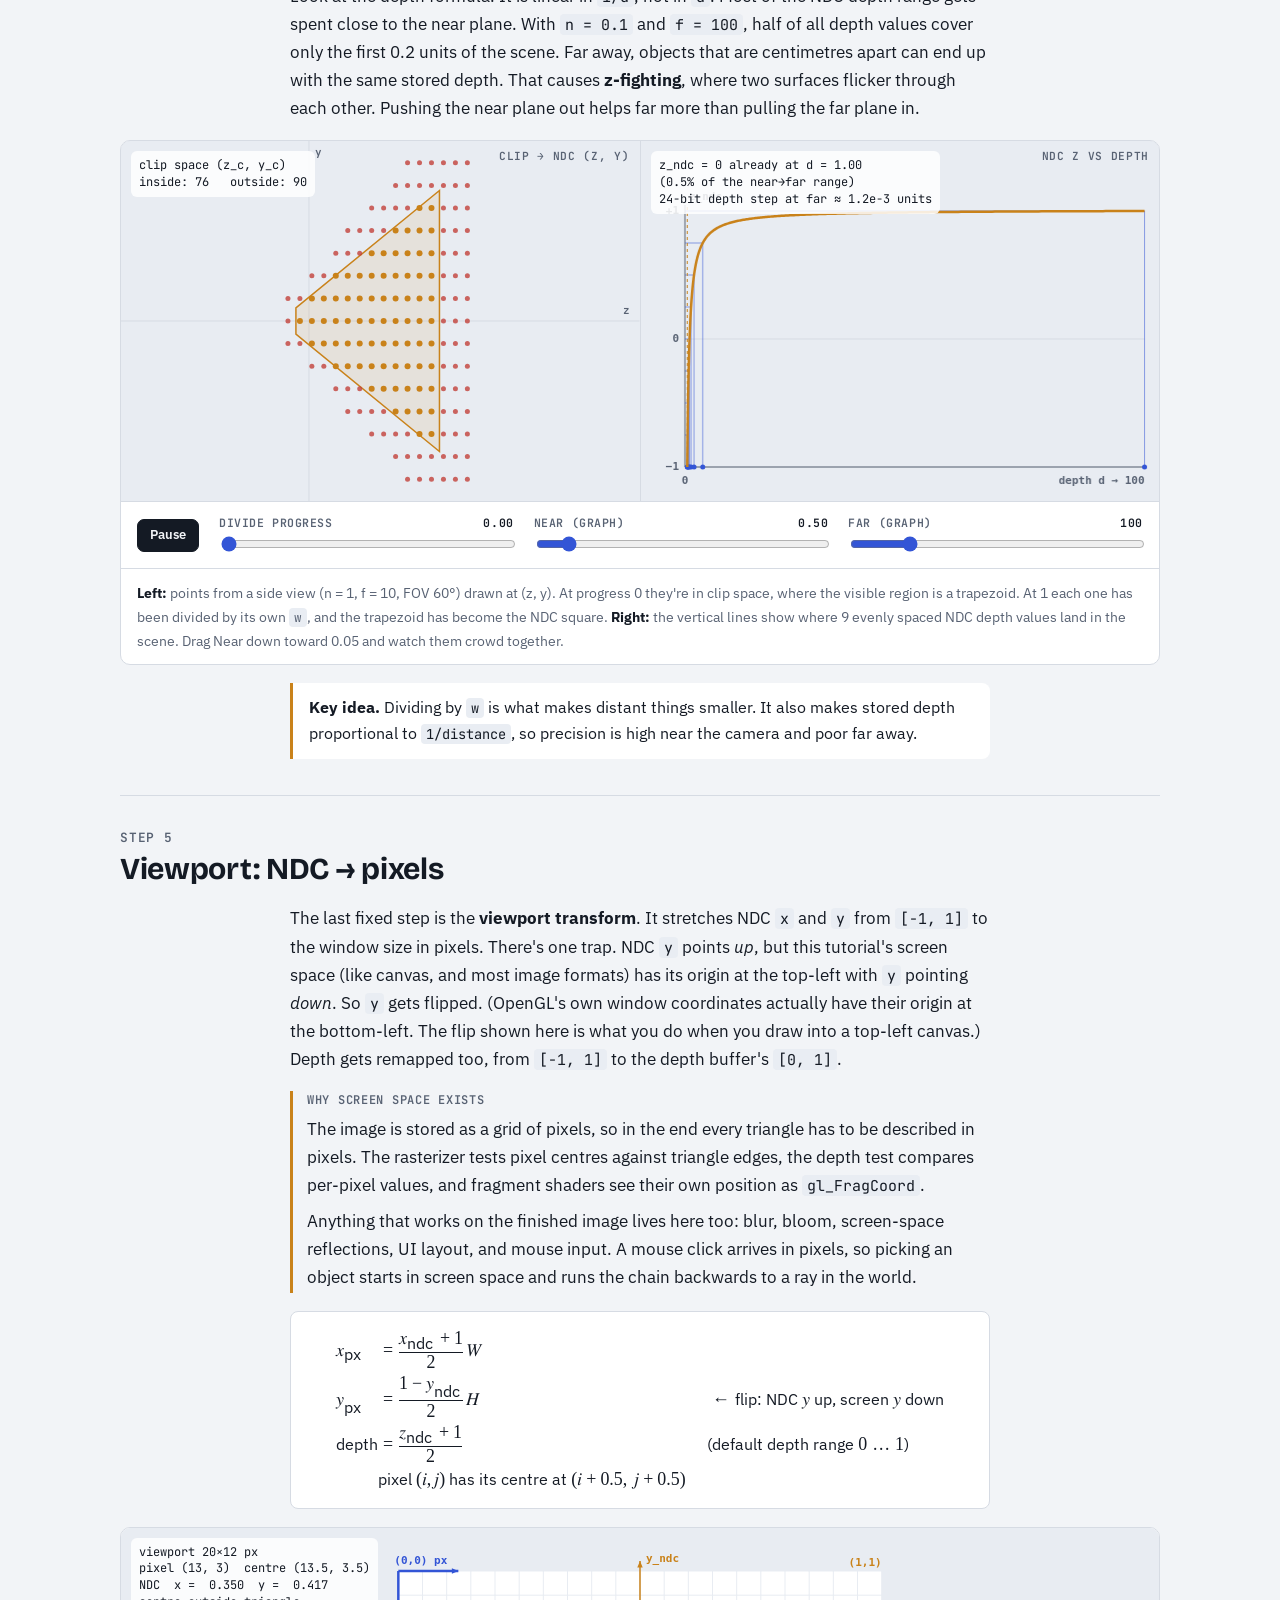
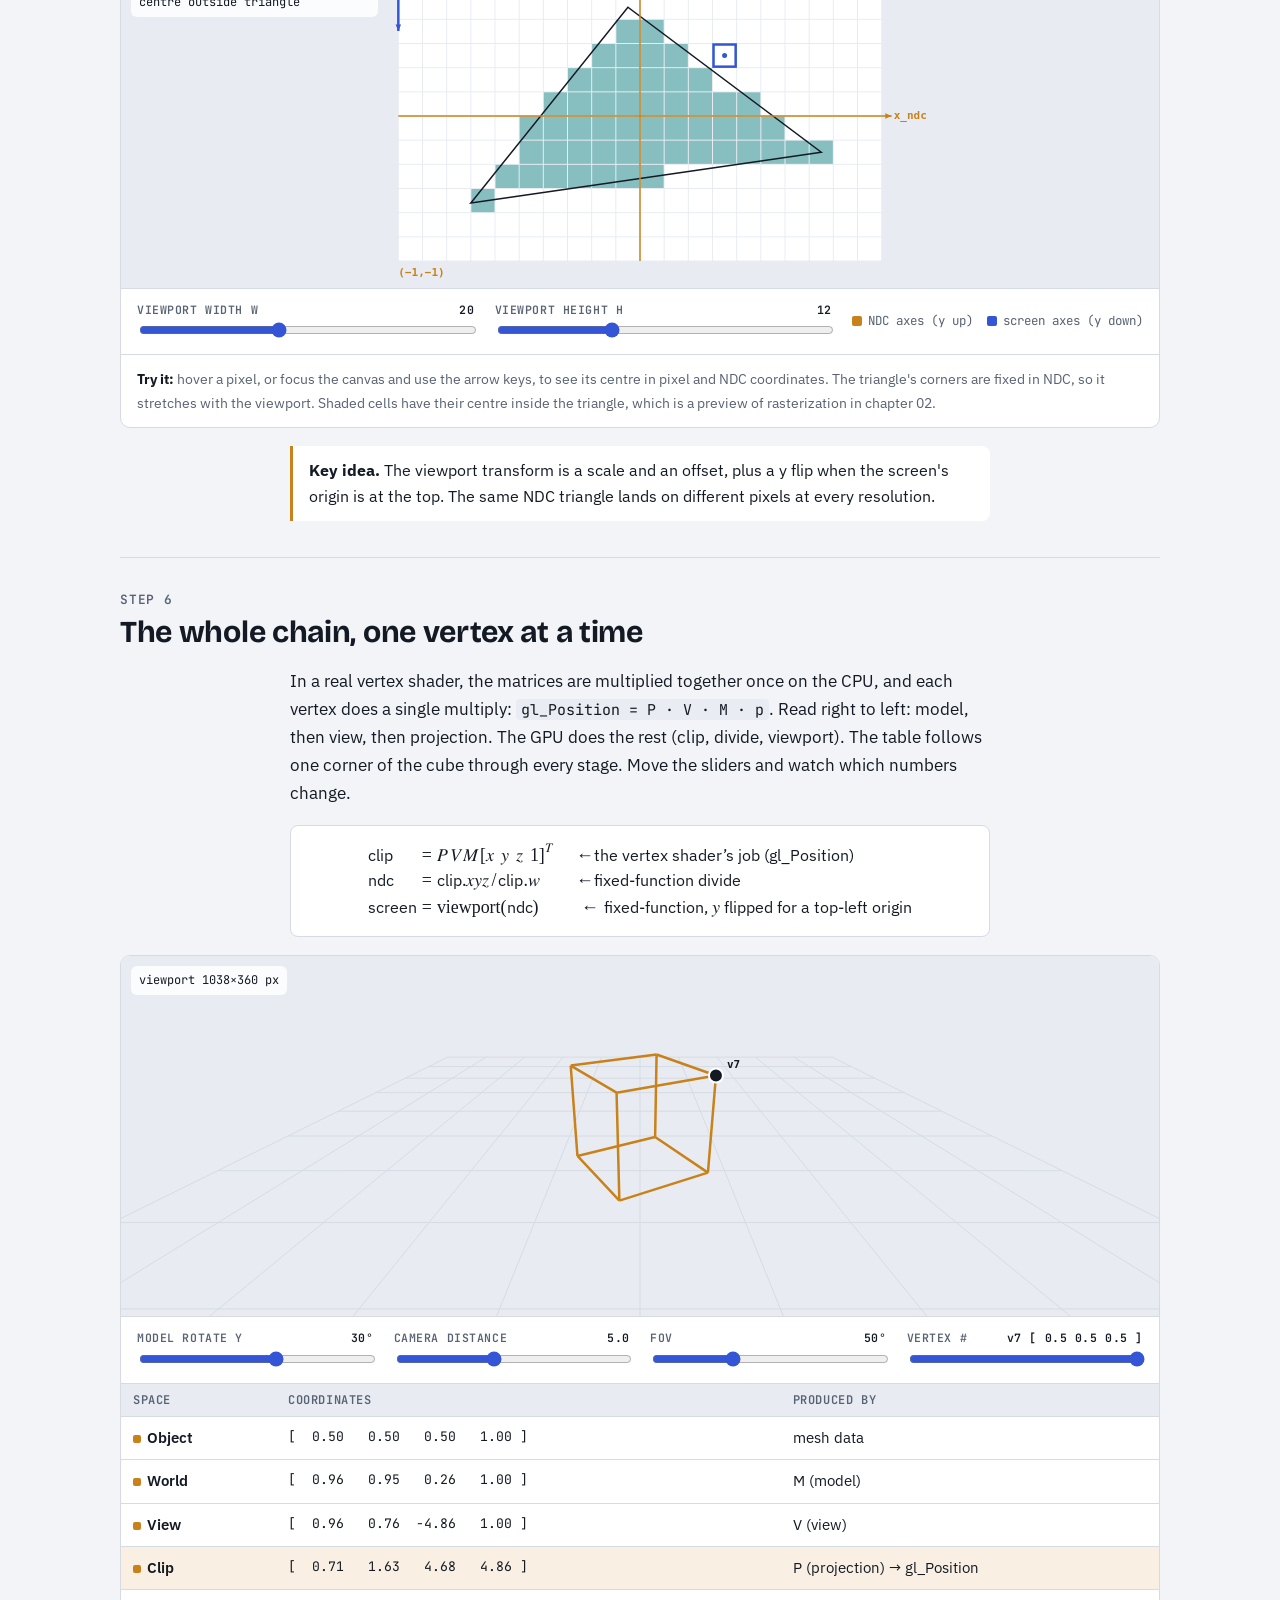
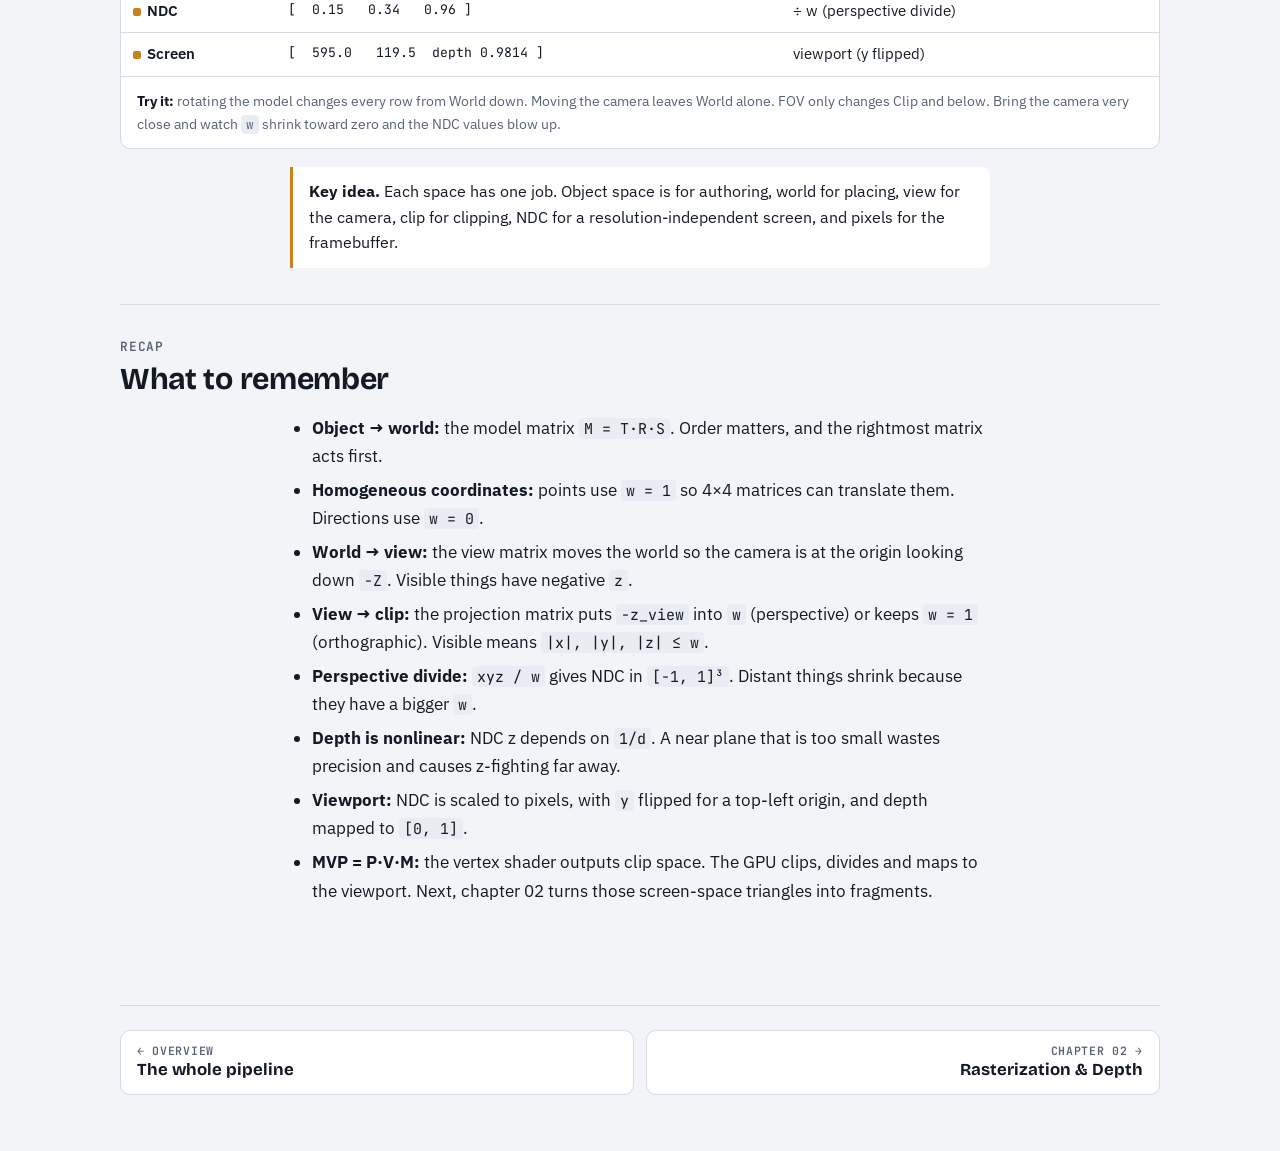
<file: topics/01-transforms.html>
<!doctype html>
<html lang="en">
<head>
<meta charset="utf-8">
<meta name="viewport" content="width=device-width, initial-scale=1, viewport-fit=cover">
<title>Coordinate Spaces & Transforms · Render Pipeline</title>
<link rel="stylesheet" href="../assets/style.css?v=2">
<style>
  .chain-table td:first-child { font-weight: 600; white-space: nowrap; }
  .chain-table td.num { font-family: var(--font-mono); font-size: 0.82rem; white-space: pre; font-variant-numeric: tabular-nums; }
  .chain-table tr.hl td { background: color-mix(in srgb, var(--vtx) 12%, transparent); }
  .space-tag { display: inline-block; width: 8px; height: 8px; border-radius: 2px; margin-right: 6px; background: var(--vtx); vertical-align: 0; }
  .space-grid { display: grid; grid-template-columns: repeat(auto-fit, minmax(min(100%, 290px), 1fr)); gap: 14px; }
  .space-card { background: var(--surface); border: 1px solid var(--line); border-top: 3px solid var(--vtx); border-radius: var(--radius); padding: 14px 16px; display: grid; gap: 8px; align-content: start; }
  .space-card h3 { display: flex; align-items: baseline; gap: 8px; flex-wrap: wrap; }
  .space-card h3 small { font: 600 0.72rem/1 var(--font-mono); color: var(--muted); letter-spacing: 0.04em; }
  .space-card dl { margin: 0; display: grid; gap: 6px; font-size: 0.94rem; }
  .space-card dt { font: 600 0.7rem/1.2 var(--font-mono); text-transform: uppercase; letter-spacing: 0.06em; color: var(--muted); }
  .space-card dd { margin: 0; }
  .space-card a { color: inherit; }
  .why { border-left: 3px solid var(--vtx); padding: 2px 0 2px 14px; display: grid; gap: 8px; }
  .why > strong { font: 600 0.75rem/1.2 var(--font-mono); text-transform: uppercase; letter-spacing: 0.06em; color: var(--muted); }
</style>
</head>
<body data-topic="01">
<header class="topbar"><div class="topbar-inner"></div></header>
<main class="lesson">
  <section class="hero">
    <p class="eyebrow">Chapter 01 · Foundations</p>
    <h1>Coordinate Spaces & Transforms</h1>
    <p class="lede">Before a GPU can color a single pixel, every vertex has to make a journey: from the model's own coordinates, into the world, in front of a camera, through a projection, and finally onto a grid of pixels. This chapter follows one vertex all the way.</p>
    <div class="stage-band"><span class="app">Application</span><span class="on vtx">Vertex</span><span class="ras">Rasterize</span><span class="frag">Fragment</span><span class="out">Output</span></div>
  </section>
  <aside class="objectives"><h2>You'll learn</h2><ul>
    <li>The six coordinate spaces (object, world, view, clip, NDC and screen), why each one exists, and what it is used for.</li>
    <li>Why graphics uses 4D homogeneous coordinates, and what <code>w</code> is for.</li>
    <li>Why matrix order matters (<code>T·R</code> ≠ <code>R·T</code>), and why MVP is written <code>P·V·M</code>.</li>
    <li>How perspective and orthographic projection differ, and why depth precision is uneven.</li>
    <li>How normalized device coordinates become pixel positions, including the y flip.</li>
  </ul></aside>

  <!-- OVERVIEW: why each space exists -->
  <section class="step" id="why-spaces">
    <h2><span class="step-no">OVERVIEW</span>Why so many spaces?</h2>
    <p>Why not one matrix that goes straight from the model file to pixels? Because every question a renderer asks is easy in one space and awkward in the others. "Where is the sword's tip on the mesh?" is an object-space question. "Is the player touching the wall?" is a world-space question. "How far is this from the camera?" is a view-space question. "Is this triangle on screen?" is a clip-space question. "Which pixel does it cover?" is a screen-space question.</p>
    <p>So each space is a frame where one group of jobs becomes simple, and each matrix is just a way to get from one frame to the next. Here is what each space is for:</p>
    <div class="space-grid wide">
      <article class="space-card">
        <h3><a href="#model">Object space</a> <small>a.k.a. model / local</small></h3>
        <dl>
          <dt>What it is</dt><dd>Coordinates relative to the model's own origin, as the artist built it.</dd>
          <dt>Why it exists</dt><dd>One mesh can be stored once and drawn many times. A forest of 1,000 trees uses one tree mesh plus 1,000 model matrices. The vertex data never changes when the object moves.</dd>
          <dt>Used for</dt><dd>Modelling tools, skeletal animation (bones bend the mesh before it is placed), local bounding boxes, collision shapes attached to an object, object-space normal maps.</dd>
        </dl>
      </article>
      <article class="space-card">
        <h3><a href="#model">World space</a></h3>
        <dl>
          <dt>What it is</dt><dd>One shared frame for the whole scene, with a fixed origin and fixed axes.</dd>
          <dt>Why it exists</dt><dd>Objects built in separate files can only be compared once they share a frame. Two positions in different object spaces can't be subtracted; two world positions can.</dd>
          <dt>Used for</dt><dd>Game logic and level layout, physics and collisions, placing lights, lighting calculations, shadow casting, ray casts and AI line-of-sight.</dd>
        </dl>
      </article>
      <article class="space-card">
        <h3><a href="#view">View space</a> <small>a.k.a. eye / camera</small></h3>
        <dl>
          <dt>What it is</dt><dd>The world re-expressed around the camera: the camera is at the origin, looking down <code>−Z</code>.</dd>
          <dt>Why it exists</dt><dd>Camera-relative questions become trivial. Distance from the camera is just <code>−z</code>. "In front" means <code>z &lt; 0</code>. It also lets the projection matrix assume a camera at the origin, so it stays simple.</dd>
          <dt>Used for</dt><dd>Fog and depth effects, sorting transparent objects back-to-front, level-of-detail by distance, view-space normals in deferred shading, SSAO, keeping precision in huge worlds (camera-relative rendering).</dd>
        </dl>
      </article>
      <article class="space-card">
        <h3><a href="#projection">Clip space</a></h3>
        <dl>
          <dt>What it is</dt><dd>4D coordinates <code>(x, y, z, w)</code> output by the vertex shader, before the divide by <code>w</code>.</dd>
          <dt>Why it exists</dt><dd>A matrix can't divide, so perspective is set up by putting depth into <code>w</code>. Clipping has to happen <i>before</i> the divide: a point behind the camera has <code>w ≤ 0</code>, and dividing by it would flip it onto the screen or blow up. Here the visible test is just <code>−w ≤ x, y, z ≤ w</code>.</dd>
          <dt>Used for</dt><dd>The vertex shader's output (<code>gl_Position</code>), clipping triangles at the frustum edges, frustum culling, and perspective-correct interpolation of textures and colours (which needs <code>w</code>).</dd>
        </dl>
      </article>
      <article class="space-card">
        <h3><a href="#divide">NDC</a> <small>normalized device coordinates</small></h3>
        <dl>
          <dt>What it is</dt><dd>Clip space divided by <code>w</code>. Everything visible is inside the cube <code>[−1, 1]³</code>.</dd>
          <dt>Why it exists</dt><dd>It is the same for every camera, field of view and window size. Everything before it can ignore the screen, and everything after it can ignore the camera.</dd>
          <dt>Used for</dt><dd>The hand-off from the programmable stages to the fixed hardware, depth values for the depth buffer, rebuilding positions from depth in screen-space effects, temporal anti-aliasing jitter, resolution-independent overlays.</dd>
        </dl>
      </article>
      <article class="space-card">
        <h3><a href="#viewport">Screen space</a> <small>a.k.a. window / pixel</small></h3>
        <dl>
          <dt>What it is</dt><dd>Pixel coordinates in the framebuffer, plus a depth value in <code>[0, 1]</code>.</dd>
          <dt>Why it exists</dt><dd>The final image is a grid of pixels. The rasterizer needs to know exactly which pixel centres a triangle covers, and memory is addressed by pixel.</dd>
          <dt>Used for</dt><dd>Rasterization, the depth test, <code>gl_FragCoord</code> in fragment shaders, post-processing (blur, bloom, screen-space reflections), UI layout, and mouse picking.</dd>
        </dl>
      </article>
    </div>
    <p>The chain also runs backwards. To find what the mouse clicked, a game takes the mouse's pixel, turns it into NDC, multiplies by the inverse projection to get a ray in view space, then by the inverse view matrix to get a ray in world space, and finally tests that ray against objects. Each space is a stop you can get on or off at.</p>
    <div class="callout vtx"><strong>Key idea.</strong> A coordinate space is a point of view chosen to make a job easy. Authoring happens in object space, the simulation in world space, camera maths in view space, clipping in clip space, the hand-off to hardware in NDC, and drawing in pixels.</div>
  </section>

  <!-- STEP 1 -->
  <section class="step" id="model">
    <h2><span class="step-no">STEP 1</span>Object space → world space</h2>
    <p>An artist builds a model around its own origin. A cube's corners might sit at <code>(±0.5, ±0.5, ±0.5)</code>. That is <b>object space</b> (also called model space). It says nothing about where the cube is in the game. The <b>model matrix</b> <code>M</code> places the object in the shared <b>world space</b>: it scales it, rotates it and moves it.</p>
    <div class="why"><strong>Why two spaces here</strong>
      <p><b>Object space</b> keeps the mesh reusable. The vertex buffer for a car is uploaded once; driving the car only changes its 16-number model matrix, not its 50,000 vertices. Ten parked cars are the same mesh with ten matrices. Animation also works here: a skeleton bends the arm in the character's own frame, before the character is placed anywhere.</p>
      <p><b>World space</b> is where things meet. Physics, collisions, light positions, shadows and gameplay distances all need every object in one frame, so that "the lamp is 3 m from the car" has a meaning.</p>
    </div>
    <p>Moving (translation) is the awkward part. A 3×3 matrix can scale and rotate, but it can't add a constant offset, because a matrix times the zero vector is always zero. The trick is to add a fourth coordinate, <code>w</code>. Points get <code>w = 1</code>, and a 4×4 matrix can then put the offset in its last column. These are <b>homogeneous coordinates</b>. As a bonus, directions such as normals get <code>w = 0</code>, so translation leaves them alone.</p>
    <div class="math"><span class="katex"><math xmlns="http://www.w3.org/1998/Math/MathML" display="block"><semantics><mtable rowspacing="0.25em" columnalign="center" columnspacing="0em"><mtr><mtd><mstyle scriptlevel="0" displaystyle="true"><mrow><msub><mi>p</mi><mtext>world</mtext></msub><mo>=</mo><mi>M</mi><mtext> </mtext><msub><mi>p</mi><mtext>object</mtext></msub><mspace width="2em"/><mi>M</mi><mo>=</mo><mi>T</mi><mtext> </mtext><mi>R</mi><mtext> </mtext><mi>S</mi><mspace width="1em"/><mtext>(scale first, then rotate, then translate)</mtext></mrow></mstyle></mtd></mtr><mtr><mtd><mstyle scriptlevel="0" displaystyle="true"><mrow><mi>T</mi><mo stretchy="false">(</mo><msub><mi>t</mi><mi>x</mi></msub><mo separator="true">,</mo><msub><mi>t</mi><mi>y</mi></msub><mo separator="true">,</mo><msub><mi>t</mi><mi>z</mi></msub><mo stretchy="false">)</mo><mo>=</mo><mrow><mo fence="true">[</mo><mtable rowspacing="0.16em" columnalign="center center center center" columnspacing="1em"><mtr><mtd><mstyle scriptlevel="0" displaystyle="false"><mn>1</mn></mstyle></mtd><mtd><mstyle scriptlevel="0" displaystyle="false"><mn>0</mn></mstyle></mtd><mtd><mstyle scriptlevel="0" displaystyle="false"><mn>0</mn></mstyle></mtd><mtd><mstyle scriptlevel="0" displaystyle="false"><msub><mi>t</mi><mi>x</mi></msub></mstyle></mtd></mtr><mtr><mtd><mstyle scriptlevel="0" displaystyle="false"><mn>0</mn></mstyle></mtd><mtd><mstyle scriptlevel="0" displaystyle="false"><mn>1</mn></mstyle></mtd><mtd><mstyle scriptlevel="0" displaystyle="false"><mn>0</mn></mstyle></mtd><mtd><mstyle scriptlevel="0" displaystyle="false"><msub><mi>t</mi><mi>y</mi></msub></mstyle></mtd></mtr><mtr><mtd><mstyle scriptlevel="0" displaystyle="false"><mn>0</mn></mstyle></mtd><mtd><mstyle scriptlevel="0" displaystyle="false"><mn>0</mn></mstyle></mtd><mtd><mstyle scriptlevel="0" displaystyle="false"><mn>1</mn></mstyle></mtd><mtd><mstyle scriptlevel="0" displaystyle="false"><msub><mi>t</mi><mi>z</mi></msub></mstyle></mtd></mtr><mtr><mtd><mstyle scriptlevel="0" displaystyle="false"><mn>0</mn></mstyle></mtd><mtd><mstyle scriptlevel="0" displaystyle="false"><mn>0</mn></mstyle></mtd><mtd><mstyle scriptlevel="0" displaystyle="false"><mn>0</mn></mstyle></mtd><mtd><mstyle scriptlevel="0" displaystyle="false"><mn>1</mn></mstyle></mtd></mtr></mtable><mo fence="true">]</mo></mrow></mrow></mstyle></mtd></mtr><mtr><mtd><mstyle scriptlevel="0" displaystyle="true"><mtable rowspacing="0.25em" columnalign="right left right left" columnspacing="0em 1em 0em"><mtr><mtd><mstyle scriptlevel="0" displaystyle="true"><mrow><mi>T</mi><mtext> </mtext><mo stretchy="false">[</mo><mi>x</mi><mtext>  </mtext><mtext> </mtext><mi>y</mi><mtext>  </mtext><mtext> </mtext><mi>z</mi><mtext>  </mtext><mtext> </mtext><mn>1</mn><msup><mo stretchy="false">]</mo><mi mathvariant="sans-serif">T</mi></msup></mrow></mstyle></mtd><mtd><mstyle scriptlevel="0" displaystyle="true"><mrow><mrow></mrow><mo>=</mo><mo stretchy="false">[</mo><mi>x</mi><mo>+</mo><msub><mi>t</mi><mi>x</mi></msub><mtext>  </mtext><mtext>  </mtext><mtext> </mtext><mi>y</mi><mo>+</mo><msub><mi>t</mi><mi>y</mi></msub><mtext>  </mtext><mtext>  </mtext><mtext> </mtext><mi>z</mi><mo>+</mo><msub><mi>t</mi><mi>z</mi></msub><mtext>  </mtext><mtext>  </mtext><mtext> </mtext><mn>1</mn><msup><mo stretchy="false">]</mo><mi mathvariant="sans-serif">T</mi></msup></mrow></mstyle></mtd><mtd><mstyle scriptlevel="0" displaystyle="true"><mrow></mrow></mstyle></mtd><mtd><mstyle scriptlevel="0" displaystyle="true"><mrow><mrow></mrow><mtext>point: moves</mtext></mrow></mstyle></mtd></mtr><mtr><mtd><mstyle scriptlevel="0" displaystyle="true"><mrow><mi>T</mi><mtext> </mtext><mo stretchy="false">[</mo><mi>x</mi><mtext>  </mtext><mtext> </mtext><mi>y</mi><mtext>  </mtext><mtext> </mtext><mi>z</mi><mtext>  </mtext><mtext> </mtext><mn>0</mn><msup><mo stretchy="false">]</mo><mi mathvariant="sans-serif">T</mi></msup></mrow></mstyle></mtd><mtd><mstyle scriptlevel="0" displaystyle="true"><mrow><mrow></mrow><mo>=</mo><mo stretchy="false">[</mo><mi>x</mi><mtext>  </mtext><mtext> </mtext><mi>y</mi><mtext>  </mtext><mtext> </mtext><mi>z</mi><mtext>  </mtext><mtext> </mtext><mn>0</mn><msup><mo stretchy="false">]</mo><mi mathvariant="sans-serif">T</mi></msup></mrow></mstyle></mtd><mtd><mstyle scriptlevel="0" displaystyle="true"><mrow></mrow></mstyle></mtd><mtd><mstyle scriptlevel="0" displaystyle="true"><mrow><mrow></mrow><mtext>direction: unchanged</mtext></mrow></mstyle></mtd></mtr></mtable></mstyle></mtd></mtr></mtable><annotation encoding="application/x-tex">\begin{gathered}
p_{\text{world}} = M\,p_{\text{object}} \qquad M = T\,R\,S \quad \text{(scale first, then rotate, then translate)}\\[10pt]
T(t_x,t_y,t_z) = \begin{bmatrix} 1 &amp; 0 &amp; 0 &amp; t_x\\ 0 &amp; 1 &amp; 0 &amp; t_y\\ 0 &amp; 0 &amp; 1 &amp; t_z\\ 0 &amp; 0 &amp; 0 &amp; 1 \end{bmatrix}\\[10pt]
\begin{aligned}
T\,[x\;\,y\;\,z\;\,1]^{\mathsf T} &amp;= [x+t_x\;\;\, y+t_y\;\;\, z+t_z\;\;\, 1]^{\mathsf T} &amp;&amp; \text{point: moves}\\
T\,[x\;\,y\;\,z\;\,0]^{\mathsf T} &amp;= [x\;\,y\;\,z\;\,0]^{\mathsf T} &amp;&amp; \text{direction: unchanged}
\end{aligned}
\end{gathered}</annotation></semantics></math></span></div>
    <p>With column vectors, the matrix closest to the point is applied <i>first</i>. So <code>T·R·S·p</code> means "scale, then rotate, then translate". Swap two of them and you get a different result. Try it below. With <b>T·R</b> the cube spins in place and then moves. With <b>R·T</b> it moves first, and the rotation then swings it around the world origin like a planet in orbit.</p>
    <figure class="viz">
      <div class="viz-stage"><canvas id="s1" class="tall" aria-label="3D view of a cube in world space with its local axes gizmo, a faint outline of the cube at the world origin, and world axes. Sliders change the model matrix."></canvas><div class="hud" id="s1-hud"></div></div>
      <div class="controls">
        <div class="control"><label for="s1-ry">Rotate Y <output for="s1-ry"></output></label><input type="range" id="s1-ry" min="-180" max="180" step="1" value="35"></div>
        <div class="control"><label for="s1-tx">Translate X <output for="s1-tx"></output></label><input type="range" id="s1-tx" min="-3" max="3" step="0.1" value="2"></div>
        <div class="control"><label for="s1-sc">Scale <output for="s1-sc"></output></label><input type="range" id="s1-sc" min="0.3" max="2" step="0.05" value="1"></div>
        <div class="btn-row" id="s1-order" aria-label="Matrix order"><button class="btn" data-value="TRS" aria-pressed="true">M = T·R·S</button><button class="btn" data-value="RTS">M = R·T·S</button></div>
      </div>
      <figcaption><b>Try it:</b> set Translate X to 2, then sweep Rotate Y in each order. The dashed outline is the cube as authored in object space. The coloured arrows are its local x (red), y (green) and z (blue) axes after <code>M</code>.</figcaption>
    </figure>
    <div class="callout vtx"><strong>Key idea.</strong> A 4×4 matrix with <code>w = 1</code> for points can scale, rotate <i>and</i> translate. Read a product of matrices right to left: the rightmost one acts on the vertex first.</div>
  </section>

  <!-- STEP 2 -->
  <section class="step" id="view">
    <h2><span class="step-no">STEP 2</span>World space → view space</h2>
    <p>GPUs don't have a "camera" object. Instead, we move the <i>whole world</i> so that the camera sits at the origin and looks down <code>−Z</code>, with <code>+Y</code> up and <code>+X</code> to the right. The result is <b>view space</b> (eye or camera space). The <b>view matrix</b> <code>V</code> that does this is the inverse of the camera's own placement in the world. If the camera is 6 units in front of the cube, then in view space the cube is 6 units <i>down −Z</i>, at <code>z = −6</code>.</p>
    <div class="why"><strong>Why view space exists</strong>
      <p>Once the camera is fixed at the origin, every camera question gets cheap. Depth is just <code>−z</code>, so fog, depth of field and level-of-detail can read it directly. Transparent objects can be sorted back-to-front by <code>z</code>. In lighting, the direction to the viewer is simply <code>−p</code>. And the projection matrix in the next step can be one fixed formula, because it never has to know where the camera is.</p>
      <p>It also helps precision. In a planet-sized world, world coordinates can be millions of units from the origin, where 32-bit floats get coarse. Near the camera, view-space numbers stay small and accurate.</p>
    </div>
    <p>A common way to build <code>V</code> is <code>lookAt(eye, target, up)</code>. It works out the camera's right vector <code>r</code>, up vector <code>u</code> and backward vector <code>b</code> (pointing away from the target), puts them in the rows, and subtracts the eye position:</p>
    <div class="math"><span class="katex"><math xmlns="http://www.w3.org/1998/Math/MathML" display="block"><semantics><mrow><mi>V</mi><mo>=</mo><mrow><mo fence="true">[</mo><mtable rowspacing="0.16em" columnalign="center center center center" columnspacing="1em"><mtr><mtd><mstyle scriptlevel="0" displaystyle="false"><msub><mi>r</mi><mi>x</mi></msub></mstyle></mtd><mtd><mstyle scriptlevel="0" displaystyle="false"><msub><mi>r</mi><mi>y</mi></msub></mstyle></mtd><mtd><mstyle scriptlevel="0" displaystyle="false"><msub><mi>r</mi><mi>z</mi></msub></mstyle></mtd><mtd><mstyle scriptlevel="0" displaystyle="false"><mrow><mo>−</mo><mi>r</mi><mo>⋅</mo><mtext>eye</mtext></mrow></mstyle></mtd></mtr><mtr><mtd><mstyle scriptlevel="0" displaystyle="false"><msub><mi>u</mi><mi>x</mi></msub></mstyle></mtd><mtd><mstyle scriptlevel="0" displaystyle="false"><msub><mi>u</mi><mi>y</mi></msub></mstyle></mtd><mtd><mstyle scriptlevel="0" displaystyle="false"><msub><mi>u</mi><mi>z</mi></msub></mstyle></mtd><mtd><mstyle scriptlevel="0" displaystyle="false"><mrow><mo>−</mo><mi>u</mi><mo>⋅</mo><mtext>eye</mtext></mrow></mstyle></mtd></mtr><mtr><mtd><mstyle scriptlevel="0" displaystyle="false"><msub><mi>b</mi><mi>x</mi></msub></mstyle></mtd><mtd><mstyle scriptlevel="0" displaystyle="false"><msub><mi>b</mi><mi>y</mi></msub></mstyle></mtd><mtd><mstyle scriptlevel="0" displaystyle="false"><msub><mi>b</mi><mi>z</mi></msub></mstyle></mtd><mtd><mstyle scriptlevel="0" displaystyle="false"><mrow><mo>−</mo><mi>b</mi><mo>⋅</mo><mtext>eye</mtext></mrow></mstyle></mtd></mtr><mtr><mtd><mstyle scriptlevel="0" displaystyle="false"><mn>0</mn></mstyle></mtd><mtd><mstyle scriptlevel="0" displaystyle="false"><mn>0</mn></mstyle></mtd><mtd><mstyle scriptlevel="0" displaystyle="false"><mn>0</mn></mstyle></mtd><mtd><mstyle scriptlevel="0" displaystyle="false"><mn>1</mn></mstyle></mtd></mtr></mtable><mo fence="true">]</mo></mrow><mspace width="2em"/><mtable rowspacing="0.25em" columnalign="right left" columnspacing="0em"><mtr><mtd><mstyle scriptlevel="0" displaystyle="true"><mi>b</mi></mstyle></mtd><mtd><mstyle scriptlevel="0" displaystyle="true"><mrow><mrow></mrow><mo>=</mo><mi mathvariant="normal">normalize</mi><mo>⁡</mo><mo stretchy="false">(</mo><mtext>eye</mtext><mo>−</mo><mtext>target</mtext><mo stretchy="false">)</mo></mrow></mstyle></mtd></mtr><mtr><mtd><mstyle scriptlevel="0" displaystyle="true"><mi>r</mi></mstyle></mtd><mtd><mstyle scriptlevel="0" displaystyle="true"><mrow><mrow></mrow><mo>=</mo><mi mathvariant="normal">normalize</mi><mo>⁡</mo><mo stretchy="false">(</mo><mtext>up</mtext><mo>×</mo><mi>b</mi><mo stretchy="false">)</mo></mrow></mstyle></mtd></mtr><mtr><mtd><mstyle scriptlevel="0" displaystyle="true"><mi>u</mi></mstyle></mtd><mtd><mstyle scriptlevel="0" displaystyle="true"><mrow><mrow></mrow><mo>=</mo><mi>b</mi><mo>×</mo><mi>r</mi></mrow></mstyle></mtd></mtr></mtable></mrow><annotation encoding="application/x-tex">V = \begin{bmatrix} r_x &amp; r_y &amp; r_z &amp; -r\cdot\text{eye}\\ u_x &amp; u_y &amp; u_z &amp; -u\cdot\text{eye}\\ b_x &amp; b_y &amp; b_z &amp; -b\cdot\text{eye}\\ 0 &amp; 0 &amp; 0 &amp; 1 \end{bmatrix}
\qquad
\begin{aligned}
b &amp;= \operatorname{normalize}(\text{eye} - \text{target})\\
r &amp;= \operatorname{normalize}(\text{up} \times b)\\
u &amp;= b \times r
\end{aligned}</annotation></semantics></math></span></div>
    <figure class="viz">
      <div class="viz-split">
        <div class="viz-stage"><canvas id="s2map" aria-label="Top-down map of the world showing four cubes and a camera with its field-of-view wedge. Drag the camera to move it, drag elsewhere to aim it."></canvas><span class="pane-label">Top-down map · world</span></div>
        <div class="viz-stage"><canvas id="s2cam" aria-label="What the camera sees: the four cubes rendered in perspective, with the view matrix shown."></canvas><div class="hud" id="s2-hud"></div><span class="pane-label">Camera view</span></div>
      </div>
      <div class="controls">
        <div class="control"><label for="s2-yaw">Camera yaw <output for="s2-yaw"></output></label><input type="range" id="s2-yaw" min="-180" max="180" step="1" value="0"></div>
        <div class="control"><label for="s2-x">Camera X <output for="s2-x"></output></label><input type="range" id="s2-x" min="-6" max="6" step="0.1" value="0"></div>
        <div class="control"><label for="s2-z">Camera Z <output for="s2-z"></output></label><input type="range" id="s2-z" min="-6" max="6" step="0.1" value="6"></div>
      </div>
      <figcaption><b>Try it:</b> on the map, drag the camera dot to move it, or drag anywhere else to aim it. Watch the amber cube's view-space position: it has negative <code>z</code> whenever it is in front of the camera. The arrows on the camera are its right (+x, red) and forward (−z, blue) axes.</figcaption>
    </figure>
    <div class="callout vtx"><strong>Key idea.</strong> The view matrix doesn't move a camera. It moves the world into the camera's frame, so that "in front of the camera" always means "negative z".</div>
  </section>

  <!-- STEP 3 -->
  <section class="step" id="projection">
    <h2><span class="step-no">STEP 3</span>Projection: view space → clip space</h2>
    <p>The camera sees a region called the <b>view frustum</b>. For a perspective camera it's a pyramid with the tip cut off, bounded by a <b>near</b> plane, a <b>far</b> plane and the field of view (FOV). The <b>projection matrix</b> <code>P</code> reshapes the frustum into <b>clip space</b>. Here's the OpenGL perspective matrix, with <code>n</code> and <code>f</code> the near and far distances:</p>
    <div class="math"><span class="katex"><math xmlns="http://www.w3.org/1998/Math/MathML" display="block"><semantics><mtable rowspacing="0.25em" columnalign="center" columnspacing="0em"><mtr><mtd><mstyle scriptlevel="0" displaystyle="true"><mrow><mi>k</mi><mo>=</mo><mfrac><mn>1</mn><mrow><mi>tan</mi><mo>⁡</mo><mo stretchy="false">(</mo><mtext>fov</mtext><mi mathvariant="normal">/</mi><mn>2</mn><mo stretchy="false">)</mo></mrow></mfrac></mrow></mstyle></mtd></mtr><mtr><mtd><mstyle scriptlevel="0" displaystyle="true"><mrow><mi>P</mi><mo>=</mo><mrow><mo fence="true">[</mo><mtable rowspacing="0.16em" columnalign="center center center center" columnspacing="1em"><mtr><mtd><mstyle scriptlevel="0" displaystyle="false"><mstyle displaystyle="true" scriptlevel="0"><mfrac><mi>k</mi><mtext>aspect</mtext></mfrac></mstyle></mstyle></mtd><mtd><mstyle scriptlevel="0" displaystyle="false"><mn>0</mn></mstyle></mtd><mtd><mstyle scriptlevel="0" displaystyle="false"><mn>0</mn></mstyle></mtd><mtd><mstyle scriptlevel="0" displaystyle="false"><mn>0</mn></mstyle></mtd></mtr><mtr><mtd><mstyle scriptlevel="0" displaystyle="false"><mn>0</mn></mstyle></mtd><mtd><mstyle scriptlevel="0" displaystyle="false"><mi>k</mi></mstyle></mtd><mtd><mstyle scriptlevel="0" displaystyle="false"><mn>0</mn></mstyle></mtd><mtd><mstyle scriptlevel="0" displaystyle="false"><mn>0</mn></mstyle></mtd></mtr><mtr><mtd><mstyle scriptlevel="0" displaystyle="false"><mn>0</mn></mstyle></mtd><mtd><mstyle scriptlevel="0" displaystyle="false"><mn>0</mn></mstyle></mtd><mtd><mstyle scriptlevel="0" displaystyle="false"><mstyle displaystyle="true" scriptlevel="0"><mfrac><mrow><mi>f</mi><mo>+</mo><mi>n</mi></mrow><mrow><mi>n</mi><mo>−</mo><mi>f</mi></mrow></mfrac></mstyle></mstyle></mtd><mtd><mstyle scriptlevel="0" displaystyle="false"><mstyle displaystyle="true" scriptlevel="0"><mfrac><mrow><mn>2</mn><mi>f</mi><mi>n</mi></mrow><mrow><mi>n</mi><mo>−</mo><mi>f</mi></mrow></mfrac></mstyle></mstyle></mtd></mtr><mtr><mtd><mstyle scriptlevel="0" displaystyle="false"><mn>0</mn></mstyle></mtd><mtd><mstyle scriptlevel="0" displaystyle="false"><mn>0</mn></mstyle></mtd><mtd><mstyle scriptlevel="0" displaystyle="false"><mrow><mo>−</mo><mn>1</mn></mrow></mstyle></mtd><mtd><mstyle scriptlevel="0" displaystyle="false"><mn>0</mn></mstyle></mtd></mtr></mtable><mo fence="true">]</mo></mrow><mspace width="1em"/><mo>⇒</mo><mspace width="1em"/><msub><mi>w</mi><mtext>clip</mtext></msub><mo>=</mo><mo>−</mo><msub><mi>z</mi><mtext>view</mtext></msub></mrow></mstyle></mtd></mtr></mtable><annotation encoding="application/x-tex">\begin{gathered}
k = \frac{1}{\tan(\text{fov}/2)}\\[10pt]
P = \begin{bmatrix} \dfrac{k}{\text{aspect}} &amp; 0 &amp; 0 &amp; 0\\[6pt] 0 &amp; k &amp; 0 &amp; 0\\ 0 &amp; 0 &amp; \dfrac{f+n}{n-f} &amp; \dfrac{2fn}{n-f}\\[6pt] 0 &amp; 0 &amp; -1 &amp; 0 \end{bmatrix}
\quad\Rightarrow\quad w_{\text{clip}} = -z_{\text{view}}
\end{gathered}</annotation></semantics></math></span></div>
    <p>The bottom row is where perspective happens. It copies the vertex's distance in front of the camera, <code>−z_view</code>, into <code>w</code>. A point 8 units away gets <code>w = 8</code>, and one 2 units away gets <code>w = 2</code>. In the next step everything gets divided by <code>w</code>, so distant things shrink. An <b>orthographic</b> projection keeps <code>w = 1</code>. It just scales and shifts a box, so size no longer depends on distance. That suits CAD views, 2D games and shadow maps.</p>
    <p>A point is inside the frustum exactly when <code>−w ≤ x, y, z ≤ w</code>. The GPU clips triangles against these planes in clip space, before any division, which is where the name comes from.</p>
    <div class="why"><strong>Why clip space exists</strong>
      <p>It exists because of a conflict. Perspective needs a divide, but a matrix can only multiply and add. So the projection matrix stops halfway: it prepares a divisor (<code>w</code>) and leaves the divide to the hardware.</p>
      <p>That gap is the safe moment to clip. A vertex behind the camera has <code>w ≤ 0</code>. Dividing by it would flip it upside-down onto the screen, or divide by zero. In clip space the GPU can still cut triangles cleanly at the frustum's six planes with simple comparisons. This is also why the vertex shader's output, <code>gl_Position</code>, is a clip-space value, and why later stages keep <code>w</code> around for perspective-correct texture interpolation.</p>
    </div>
    <figure class="viz">
      <div class="viz-stage"><canvas id="s3" class="tall" aria-label="Side view of the camera frustum, with the eye on the left and depth increasing to the right. A draggable point shows its projection onto the near plane and its clip coordinates."></canvas><div class="hud" id="s3-hud"></div></div>
      <div class="controls">
        <div class="control"><label for="s3-near">Near <output for="s3-near"></output></label><input type="range" id="s3-near" min="0.2" max="5" step="0.1" value="1"></div>
        <div class="control"><label for="s3-far">Far <output for="s3-far"></output></label><input type="range" id="s3-far" min="4" max="20" step="0.5" value="10"></div>
        <div class="control"><label for="s3-fov">FOV <output for="s3-fov"></output></label><input type="range" id="s3-fov" min="20" max="120" step="1" value="60"></div>
        <div class="control"><label for="s3-pz">Point depth (−z) <output for="s3-pz"></output></label><input type="range" id="s3-pz" min="0.2" max="22" step="0.1" value="6"></div>
        <div class="control"><label for="s3-py">Point y <output for="s3-py"></output></label><input type="range" id="s3-py" min="-8" max="8" step="0.1" value="1.5"></div>
        <div class="btn-row" id="s3-mode" aria-label="Projection type"><button class="btn" data-value="persp" aria-pressed="true">Perspective</button><button class="btn" data-value="ortho">Orthographic</button></div>
      </div>
      <figcaption><b>Try it:</b> drag the point. In perspective mode it projects along a ray to the eye, and <code>w</code> grows with depth. Switch to orthographic and the rays become parallel, while <code>w</code> stays 1. The orthographic box is sized to match the perspective frustum halfway between near and far. Push the point past the far plane or out of the sides and it turns red: outside clip space.</figcaption>
    </figure>
    <div class="callout vtx"><strong>Key idea.</strong> The projection matrix doesn't divide anything. It puts depth into <code>w</code> (perspective) or leaves <code>w = 1</code> (orthographic) and sets up the frustum so that "visible" means <code>|x|, |y|, |z| ≤ w</code>.</div>
  </section>

  <!-- STEP 4 -->
  <section class="step" id="divide">
    <h2><span class="step-no">STEP 4</span>Perspective divide → NDC, and why depth is nonlinear</h2>
    <p>After clipping, the GPU divides <code>x</code>, <code>y</code> and <code>z</code> by <code>w</code>. This is the <b>perspective divide</b>. It is fixed-function hardware, so your shader doesn't do it. The result is <b>normalized device coordinates</b> (NDC). The whole frustum becomes the cube <code>[−1, 1]³</code>, with the near plane at <code>z = −1</code> and the far plane at <code>z = +1</code> (OpenGL convention; chapter 08 covers APIs that use <code>[0, 1]</code>).</p>
    <div class="why"><strong>Why NDC exists</strong>
      <p>NDC is a contract between software and hardware. Your shaders handle cameras, lenses and field of view; the hardware handles windows and pixels. NDC is the one shape both sides agree on, so neither needs to know about the other. The same NDC image can go to a 640×480 window, a 4K monitor or a shadow map unchanged.</p>
      <p>Screen-space effects also use it in reverse: they read a pixel's stored depth, rebuild its NDC position, and multiply by the inverse projection to recover where that pixel was in view space.</p>
    </div>
    <div class="math"><span class="katex"><math xmlns="http://www.w3.org/1998/Math/MathML" display="block"><semantics><mtable rowspacing="0.25em" columnalign="center" columnspacing="0em"><mtr><mtd><mstyle scriptlevel="0" displaystyle="true"><mrow><mtext>ndc</mtext><mo>=</mo><mrow><mo fence="true">(</mo><mfrac><msub><mi>x</mi><mi>c</mi></msub><mi>w</mi></mfrac><mo separator="true">,</mo><mtext> </mtext><mfrac><msub><mi>y</mi><mi>c</mi></msub><mi>w</mi></mfrac><mo separator="true">,</mo><mtext> </mtext><mfrac><msub><mi>z</mi><mi>c</mi></msub><mi>w</mi></mfrac><mo fence="true">)</mo></mrow></mrow></mstyle></mtd></mtr><mtr><mtd><mstyle scriptlevel="0" displaystyle="true"><mrow><msub><mi>z</mi><mtext>ndc</mtext></msub><mo stretchy="false">(</mo><mi>d</mi><mo stretchy="false">)</mo><mo>=</mo><mfrac><mrow><mi>f</mi><mo>+</mo><mi>n</mi></mrow><mrow><mi>f</mi><mo>−</mo><mi>n</mi></mrow></mfrac><mo>−</mo><mfrac><mrow><mn>2</mn><mi>f</mi><mi>n</mi></mrow><mrow><mo stretchy="false">(</mo><mi>f</mi><mo>−</mo><mi>n</mi><mo stretchy="false">)</mo><mtext> </mtext><mi>d</mi></mrow></mfrac><mspace width="2em"/><mi>d</mi><mo>=</mo><mo>−</mo><msub><mi>z</mi><mtext>view</mtext></msub><mo>=</mo><mi>w</mi><mspace width="1em"/><mtext>(distance in front of the camera)</mtext></mrow></mstyle></mtd></mtr></mtable><annotation encoding="application/x-tex">\begin{gathered}
\text{ndc} = \left(\frac{x_c}{w},\ \frac{y_c}{w},\ \frac{z_c}{w}\right)\\[10pt]
z_{\text{ndc}}(d) = \frac{f+n}{f-n} - \frac{2fn}{(f-n)\,d} \qquad d = -z_{\text{view}} = w \quad \text{(distance in front of the camera)}
\end{gathered}</annotation></semantics></math></span></div>
    <p>Look at the depth formula. It is linear in <code>1/d</code>, not in <code>d</code>. Most of the NDC depth range gets spent close to the near plane. With <code>n = 0.1</code> and <code>f = 100</code>, half of all depth values cover only the first 0.2 units of the scene. Far away, objects that are centimetres apart can end up with the same stored depth. That causes <b>z-fighting</b>, where two surfaces flicker through each other. Pushing the near plane out helps far more than pulling the far plane in.</p>
    <figure class="viz">
      <div class="viz-split">
        <div class="viz-stage"><canvas id="s4a" aria-label="Animated scatter of points moving from clip space, where the visible region is a trapezoid, to NDC, where it becomes a square. Points outside the frustum are drawn in red."></canvas><div class="hud" id="s4a-hud"></div><span class="pane-label">clip → NDC (z, y)</span></div>
        <div class="viz-stage"><canvas id="s4b" aria-label="Graph of NDC z against view depth. Evenly spaced NDC depth values are traced back to depth, showing them crowded near the near plane."></canvas><div class="hud" id="s4b-hud"></div><span class="pane-label">NDC z vs depth</span></div>
      </div>
      <div class="controls">
        <div class="btn-row"><button class="btn primary" id="s4-play" type="button">Pause</button></div>
        <div class="control"><label for="s4-t">Divide progress <output for="s4-t"></output></label><input type="range" id="s4-t" min="0" max="1" step="0.01" value="0"></div>
        <div class="control"><label for="s4-near">Near (graph) <output for="s4-near"></output></label><input type="range" id="s4-near" min="0.05" max="5" step="0.05" value="0.5"></div>
        <div class="control"><label for="s4-far">Far (graph) <output for="s4-far"></output></label><input type="range" id="s4-far" min="10" max="500" step="10" value="100"></div>
      </div>
      <figcaption><b>Left:</b> points from a side view (n = 1, f = 10, FOV 60°) drawn at (z, y). At progress 0 they're in clip space, where the visible region is a trapezoid. At 1 each one has been divided by its own <code>w</code>, and the trapezoid has become the NDC square. <b>Right:</b> the vertical lines show where 9 evenly spaced NDC depth values land in the scene. Drag Near down toward 0.05 and watch them crowd together.</figcaption>
    </figure>
    <div class="callout vtx"><strong>Key idea.</strong> Dividing by <code>w</code> is what makes distant things smaller. It also makes stored depth proportional to <code>1/distance</code>, so precision is high near the camera and poor far away.</div>
  </section>

  <!-- STEP 5 -->
  <section class="step" id="viewport">
    <h2><span class="step-no">STEP 5</span>Viewport: NDC → pixels</h2>
    <p>The last fixed step is the <b>viewport transform</b>. It stretches NDC <code>x</code> and <code>y</code> from <code>[−1, 1]</code> to the window size in pixels. There's one trap. NDC <code>y</code> points <i>up</i>, but this tutorial's screen space (like canvas, and most image formats) has its origin at the top-left with <code>y</code> pointing <i>down</i>. So <code>y</code> gets flipped. (OpenGL's own window coordinates actually have their origin at the bottom-left. The flip shown here is what you do when you draw into a top-left canvas.) Depth gets remapped too, from <code>[−1, 1]</code> to the depth buffer's <code>[0, 1]</code>.</p>
    <div class="why"><strong>Why screen space exists</strong>
      <p>The image is stored as a grid of pixels, so in the end every triangle has to be described in pixels. The rasterizer tests pixel centres against triangle edges, the depth test compares per-pixel values, and fragment shaders see their own position as <code>gl_FragCoord</code>.</p>
      <p>Anything that works on the finished image lives here too: blur, bloom, screen-space reflections, UI layout, and mouse input. A mouse click arrives in pixels, so picking an object starts in screen space and runs the chain backwards to a ray in the world.</p>
    </div>
    <div class="math"><span class="katex"><math xmlns="http://www.w3.org/1998/Math/MathML" display="block"><semantics><mtable rowspacing="0.25em" columnalign="right left right left" columnspacing="0em 1em 0em"><mtr><mtd><mstyle scriptlevel="0" displaystyle="true"><msub><mi>x</mi><mtext>px</mtext></msub></mstyle></mtd><mtd><mstyle scriptlevel="0" displaystyle="true"><mrow><mrow></mrow><mo>=</mo><mfrac><mrow><msub><mi>x</mi><mtext>ndc</mtext></msub><mo>+</mo><mn>1</mn></mrow><mn>2</mn></mfrac><mtext> </mtext><mi>W</mi></mrow></mstyle></mtd></mtr><mtr><mtd><mstyle scriptlevel="0" displaystyle="true"><msub><mi>y</mi><mtext>px</mtext></msub></mstyle></mtd><mtd><mstyle scriptlevel="0" displaystyle="true"><mrow><mrow></mrow><mo>=</mo><mfrac><mrow><mn>1</mn><mo>−</mo><msub><mi>y</mi><mtext>ndc</mtext></msub></mrow><mn>2</mn></mfrac><mtext> </mtext><mi>H</mi></mrow></mstyle></mtd><mtd><mstyle scriptlevel="0" displaystyle="true"><mrow></mrow></mstyle></mtd><mtd><mstyle scriptlevel="0" displaystyle="true"><mrow><mrow></mrow><mo>←</mo><mtext>flip: NDC </mtext><mi>y</mi><mtext> up, screen </mtext><mi>y</mi><mtext> down</mtext></mrow></mstyle></mtd></mtr><mtr><mtd><mstyle scriptlevel="0" displaystyle="true"><mtext>depth</mtext></mstyle></mtd><mtd><mstyle scriptlevel="0" displaystyle="true"><mrow><mrow></mrow><mo>=</mo><mfrac><mrow><msub><mi>z</mi><mtext>ndc</mtext></msub><mo>+</mo><mn>1</mn></mrow><mn>2</mn></mfrac></mrow></mstyle></mtd><mtd><mstyle scriptlevel="0" displaystyle="true"><mrow></mrow></mstyle></mtd><mtd><mstyle scriptlevel="0" displaystyle="true"><mrow><mrow></mrow><mtext>(default depth range </mtext><mn>0</mn><mo>…</mo><mn>1</mn><mtext>)</mtext></mrow></mstyle></mtd></mtr><mtr><mtd><mstyle scriptlevel="0" displaystyle="true"><mrow></mrow></mstyle></mtd><mtd><mstyle scriptlevel="0" displaystyle="true"><mrow><mrow></mrow><mtext>pixel </mtext><mo stretchy="false">(</mo><mi>i</mi><mo separator="true">,</mo><mi>j</mi><mo stretchy="false">)</mo><mtext> has its centre at </mtext><mo stretchy="false">(</mo><mi>i</mi><mo>+</mo><mn>0.5</mn><mo separator="true">,</mo><mtext> </mtext><mi>j</mi><mo>+</mo><mn>0.5</mn><mo stretchy="false">)</mo></mrow></mstyle></mtd></mtr></mtable><annotation encoding="application/x-tex">\begin{aligned}
x_{\text{px}} &amp;= \frac{x_{\text{ndc}} + 1}{2}\,W\\[4pt]
y_{\text{px}} &amp;= \frac{1 - y_{\text{ndc}}}{2}\,H &amp;&amp; \leftarrow \text{flip: NDC } y \text{ up, screen } y \text{ down}\\[4pt]
\text{depth} &amp;= \frac{z_{\text{ndc}} + 1}{2} &amp;&amp; \text{(default depth range } 0 \ldots 1\text{)}\\[8pt]
&amp; \text{pixel } (i, j) \text{ has its centre at } (i + 0.5,\ j + 0.5)
\end{aligned}</annotation></semantics></math></span></div>
    <figure class="viz">
      <div class="viz-stage"><canvas id="s5" tabindex="0" aria-label="A grid of pixels with NDC axes through its centre and screen axes from the top-left corner. A triangle given in NDC is drawn over it. Hover or use arrow keys to inspect a pixel."></canvas><div class="hud" id="s5-hud"></div></div>
      <div class="controls">
        <div class="control"><label for="s5-w">Viewport width W <output for="s5-w"></output></label><input type="range" id="s5-w" min="6" max="40" step="1" value="20"></div>
        <div class="control"><label for="s5-h">Viewport height H <output for="s5-h"></output></label><input type="range" id="s5-h" min="4" max="28" step="1" value="12"></div>
        <div class="legend"><span><i style="background:var(--vtx)"></i>NDC axes (y up)</span><span><i style="background:var(--out)"></i>screen axes (y down)</span></div>
      </div>
      <figcaption><b>Try it:</b> hover a pixel, or focus the canvas and use the arrow keys, to see its centre in pixel and NDC coordinates. The triangle's corners are fixed in NDC, so it stretches with the viewport. Shaded cells have their centre inside the triangle, which is a preview of rasterization in chapter 02.</figcaption>
    </figure>
    <div class="callout vtx"><strong>Key idea.</strong> The viewport transform is a scale and an offset, plus a y flip when the screen's origin is at the top. The same NDC triangle lands on different pixels at every resolution.</div>
  </section>

  <!-- STEP 6 -->
  <section class="step" id="chain">
    <h2><span class="step-no">STEP 6</span>The whole chain, one vertex at a time</h2>
    <p>In a real vertex shader, the matrices are multiplied together once on the CPU, and each vertex does a single multiply: <code>gl_Position = P · V · M · p</code>. Read right to left: model, then view, then projection. The GPU does the rest (clip, divide, viewport). The table follows one corner of the cube through every stage. Move the sliders and watch which numbers change.</p>
    <div class="math"><span class="katex"><math xmlns="http://www.w3.org/1998/Math/MathML" display="block"><semantics><mtable rowspacing="0.25em" columnalign="right left right left" columnspacing="0em 1em 0em"><mtr><mtd><mstyle scriptlevel="0" displaystyle="true"><mtext>clip</mtext></mstyle></mtd><mtd><mstyle scriptlevel="0" displaystyle="true"><mrow><mrow></mrow><mo>=</mo><mi>P</mi><mtext> </mtext><mi>V</mi><mtext> </mtext><mi>M</mi><mtext> </mtext><mo stretchy="false">[</mo><mi>x</mi><mtext>  </mtext><mtext> </mtext><mi>y</mi><mtext>  </mtext><mtext> </mtext><mi>z</mi><mtext>  </mtext><mtext> </mtext><mn>1</mn><msup><mo stretchy="false">]</mo><mi mathvariant="sans-serif">T</mi></msup></mrow></mstyle></mtd><mtd><mstyle scriptlevel="0" displaystyle="true"><mrow></mrow></mstyle></mtd><mtd><mstyle scriptlevel="0" displaystyle="true"><mrow><mrow></mrow><mo>←</mo><mtext>the vertex shader’s job (</mtext><mtext mathvariant="monospace">gl_Position</mtext><mtext>)</mtext></mrow></mstyle></mtd></mtr><mtr><mtd><mstyle scriptlevel="0" displaystyle="true"><mtext>ndc</mtext></mstyle></mtd><mtd><mstyle scriptlevel="0" displaystyle="true"><mrow><mrow></mrow><mo>=</mo><mtext>clip</mtext><mi mathvariant="normal">.</mi><mi>x</mi><mi>y</mi><mi>z</mi><mtext> </mtext><mi mathvariant="normal">/</mi><mtext> </mtext><mtext>clip</mtext><mi mathvariant="normal">.</mi><mi>w</mi></mrow></mstyle></mtd><mtd><mstyle scriptlevel="0" displaystyle="true"><mrow></mrow></mstyle></mtd><mtd><mstyle scriptlevel="0" displaystyle="true"><mrow><mrow></mrow><mo>←</mo><mtext>fixed-function divide</mtext></mrow></mstyle></mtd></mtr><mtr><mtd><mstyle scriptlevel="0" displaystyle="true"><mtext>screen</mtext></mstyle></mtd><mtd><mstyle scriptlevel="0" displaystyle="true"><mrow><mrow></mrow><mo>=</mo><mi mathvariant="normal">viewport</mi><mo>⁡</mo><mo stretchy="false">(</mo><mtext>ndc</mtext><mo stretchy="false">)</mo></mrow></mstyle></mtd><mtd><mstyle scriptlevel="0" displaystyle="true"><mrow></mrow></mstyle></mtd><mtd><mstyle scriptlevel="0" displaystyle="true"><mrow><mrow></mrow><mo>←</mo><mtext>fixed-function, </mtext><mi>y</mi><mtext> flipped for a top-left origin</mtext></mrow></mstyle></mtd></mtr></mtable><annotation encoding="application/x-tex">\begin{aligned}
\text{clip} &amp;= P\,V\,M\,[x\;\,y\;\,z\;\,1]^{\mathsf T} &amp;&amp; \leftarrow \text{the vertex shader&#x27;s job (}\texttt{gl\_Position}\text{)}\\
\text{ndc} &amp;= \text{clip}.xyz \,/\, \text{clip}.w &amp;&amp; \leftarrow \text{fixed-function divide}\\
\text{screen} &amp;= \operatorname{viewport}(\text{ndc}) &amp;&amp; \leftarrow \text{fixed-function, } y \text{ flipped for a top-left origin}
\end{aligned}</annotation></semantics></math></span></div>
    <figure class="viz">
      <div class="viz-stage"><canvas id="s6" aria-label="Rendered cube with one highlighted vertex whose coordinates through every stage appear in the table below."></canvas><div class="hud" id="s6-hud"></div></div>
      <div class="controls">
        <div class="control"><label for="s6-ry">Model rotate Y <output for="s6-ry"></output></label><input type="range" id="s6-ry" min="-180" max="180" step="1" value="30"></div>
        <div class="control"><label for="s6-d">Camera distance <output for="s6-d"></output></label><input type="range" id="s6-d" min="1.5" max="10" step="0.1" value="5"></div>
        <div class="control"><label for="s6-fov">FOV <output for="s6-fov"></output></label><input type="range" id="s6-fov" min="20" max="110" step="1" value="50"></div>
        <div class="control"><label for="s6-v">Vertex # <output for="s6-v"></output></label><input type="range" id="s6-v" min="0" max="7" step="1" value="7"></div>
      </div>
      <div class="table-wrap" style="border:0;border-top:1px solid var(--line);border-radius:0">
        <table class="chain-table" aria-live="polite">
          <thead><tr><th>Space</th><th>Coordinates</th><th>Produced by</th></tr></thead>
          <tbody id="s6-body"></tbody>
        </table>
      </div>
      <figcaption><b>Try it:</b> rotating the model changes every row from World down. Moving the camera leaves World alone. FOV only changes Clip and below. Bring the camera very close and watch <code>w</code> shrink toward zero and the NDC values blow up.</figcaption>
    </figure>
    <div class="callout vtx"><strong>Key idea.</strong> Each space has one job. Object space is for authoring, world for placing, view for the camera, clip for clipping, NDC for a resolution-independent screen, and pixels for the framebuffer.</div>
  </section>

  <section class="step" id="recap"><h2><span class="step-no">RECAP</span>What to remember</h2><ul>
    <li><b>Object → world:</b> the model matrix <code>M = T·R·S</code>. Order matters, and the rightmost matrix acts first.</li>
    <li><b>Homogeneous coordinates:</b> points use <code>w = 1</code> so 4×4 matrices can translate them. Directions use <code>w = 0</code>.</li>
    <li><b>World → view:</b> the view matrix moves the world so the camera is at the origin looking down <code>−Z</code>. Visible things have negative <code>z</code>.</li>
    <li><b>View → clip:</b> the projection matrix puts <code>−z_view</code> into <code>w</code> (perspective) or keeps <code>w = 1</code> (orthographic). Visible means <code>|x|, |y|, |z| ≤ w</code>.</li>
    <li><b>Perspective divide:</b> <code>xyz / w</code> gives NDC in <code>[−1, 1]³</code>. Distant things shrink because they have a bigger <code>w</code>.</li>
    <li><b>Depth is nonlinear:</b> NDC z depends on <code>1/d</code>. A near plane that is too small wastes precision and causes z-fighting far away.</li>
    <li><b>Viewport:</b> NDC is scaled to pixels, with <code>y</code> flipped for a top-left origin, and depth mapped to <code>[0, 1]</code>.</li>
    <li><b>MVP = P·V·M:</b> the vertex shader outputs clip space. The GPU clips, divides and maps to the viewport. Next, chapter 02 turns those screen-space triangles into fragments.</li>
  </ul></section>
</main>
<nav class="pager" aria-label="Chapter navigation"></nav>
<script src="../assets/common.js"></script>
<script>
(function () {
  "use strict";
  const { m4, v3 } = RP;
  const DEG = Math.PI / 180;
  const MONO = '"JetBrains Mono", ui-monospace, Consolas, monospace';

  /* ---------- shared helpers: number formatting, cube, software projector ---------- */
  function num(x, d) {
    if (d === undefined) d = 2;
    let v = Number(x.toFixed(d)); if (v === 0) v = 0;
    const s = v.toFixed(d); return s.charAt(0) === "-" ? s : " " + s;
  }
  function vecStr(v, d, pad) { return "[" + v.map((x) => num(x, d).padStart(pad || 6)).join(" ") + " ]"; }
  function matStr(m, d) {
    const rows = [];
    for (let r = 0; r < 4; r++) rows.push("| " + [m[r], m[4 + r], m[8 + r], m[12 + r]].map((x) => num(x, d).padStart(6)).join(" ") + " |");
    return rows.join("\n");
  }
  const CUBE_V = [];
  for (let i = 0; i < 8; i++) CUBE_V.push([(i & 1) ? 0.5 : -0.5, (i & 2) ? 0.5 : -0.5, (i & 4) ? 0.5 : -0.5]);
  const CUBE_E = [];
  for (let i = 0; i < 8; i++) for (const b of [1, 2, 4]) if (!(i & b)) CUBE_E.push([i, i | b]);

  function toScreen(P, v, w, h) {
    const c = m4.xform(P, v);
    return [(c[0] / c[3] * 0.5 + 0.5) * w, (1 - (c[1] / c[3] * 0.5 + 0.5)) * h];
  }
  // add a world-space segment to the current path, clipped against the near plane in view space
  function seg3(ctx, V, P, a, b, w, h, near) {
    const zc = -(near || 0.05);
    let A = m4.xform(V, [a[0], a[1], a[2], 1]), B = m4.xform(V, [b[0], b[1], b[2], 1]);
    if (A[2] > zc && B[2] > zc) return;
    if (A[2] > zc || B[2] > zc) {
      const t = (zc - A[2]) / (B[2] - A[2]);
      const I = [A[0] + (B[0] - A[0]) * t, A[1] + (B[1] - A[1]) * t, zc, 1];
      if (A[2] > zc) A = I; else B = I;
    }
    const pa = toScreen(P, A, w, h), pb = toScreen(P, B, w, h);
    ctx.moveTo(pa[0], pa[1]); ctx.lineTo(pb[0], pb[1]);
  }
  function pt3(V, P, p, w, h, near) {
    const v = m4.xform(V, [p[0], p[1], p[2], 1]);
    if (v[2] > -(near || 0.05)) return null;
    return toScreen(P, v, w, h);
  }
  function grid3(ctx, V, P, w, h, ext, color) {
    ctx.beginPath();
    for (let i = -ext; i <= ext; i++) {
      seg3(ctx, V, P, [i, 0, -ext], [i, 0, ext], w, h);
      seg3(ctx, V, P, [-ext, 0, i], [ext, 0, i], w, h);
    }
    ctx.strokeStyle = color; ctx.lineWidth = 1; ctx.stroke();
  }
  function cube3(ctx, V, P, M, w, h, color, lw, dash) {
    const wv = CUBE_V.map((p) => m4.xform(M, [p[0], p[1], p[2], 1]));
    ctx.beginPath();
    for (const [i, j] of CUBE_E) seg3(ctx, V, P, wv[i], wv[j], w, h);
    ctx.setLineDash(dash || []); ctx.strokeStyle = color; ctx.lineWidth = lw || 2; ctx.stroke(); ctx.setLineDash([]);
  }
  function label(ctx, txt, x, y, color, align) {
    ctx.font = "600 11px " + MONO; ctx.fillStyle = color; ctx.textAlign = align || "left"; ctx.textBaseline = "middle";
    ctx.fillText(txt, x, y);
  }
  function arrow(ctx, x0, y0, x1, y1, color, lw) {
    const a = Math.atan2(y1 - y0, x1 - x0), L = 7;
    ctx.strokeStyle = color; ctx.fillStyle = color; ctx.lineWidth = lw || 2;
    ctx.beginPath(); ctx.moveTo(x0, y0); ctx.lineTo(x1, y1); ctx.stroke();
    ctx.beginPath(); ctx.moveTo(x1, y1);
    ctx.lineTo(x1 - L * Math.cos(a - 0.4), y1 - L * Math.sin(a - 0.4));
    ctx.lineTo(x1 - L * Math.cos(a + 0.4), y1 - L * Math.sin(a + 0.4)); ctx.closePath(); ctx.fill();
  }

  /* ---------- STEP 1: object -> world ---------- */
  const s1 = { ry: 35, tx: 2, sc: 1, order: "TRS" };
  const hud1 = document.getElementById("s1-hud");
  function modelMatrix1() {
    const T = m4.translate(s1.tx, 0, 0), R = m4.rotY(s1.ry * DEG), S = m4.scale(s1.sc, s1.sc, s1.sc);
    return s1.order === "TRS" ? m4.chain(T, R, S) : m4.chain(R, T, S);
  }
  const v1 = RP.canvas("#s1", (s) => {
    const { ctx, w, h, c } = s;
    ctx.clearRect(0, 0, w, h);
    const V = m4.lookAt([3.2, 4.2, 7.5], [0.3, 0, 0], [0, 1, 0]);
    const P = m4.perspective(45 * DEG, w / h, 0.1, 100);
    grid3(ctx, V, P, w, h, 4, RP.alpha(c.line, 1));
    // world axes
    const o = pt3(V, P, [0, 0, 0], w, h);
    [[[3.6, 0, 0], "X"], [[0, 2.6, 0], "Y"], [[0, 0, 3.6], "Z"]].forEach(([p, n]) => {
      const q = pt3(V, P, p, w, h); if (!o || !q) return;
      ctx.setLineDash([4, 4]); ctx.beginPath(); ctx.moveTo(o[0], o[1]); ctx.lineTo(q[0], q[1]);
      ctx.strokeStyle = c.muted; ctx.lineWidth = 1; ctx.stroke(); ctx.setLineDash([]);
      label(ctx, "world " + n, q[0] + 4, q[1] - 6, c.muted);
    });
    // orbit circle when R·T
    if (s1.order === "RTS" && Math.abs(s1.tx) > 0.05) {
      ctx.beginPath();
      const r = Math.abs(s1.tx);
      for (let i = 0; i < 64; i++) {
        const a0 = i / 64 * Math.PI * 2, a1 = (i + 1) / 64 * Math.PI * 2;
        seg3(ctx, V, P, [r * Math.cos(a0), 0, r * Math.sin(a0)], [r * Math.cos(a1), 0, r * Math.sin(a1)], w, h);
      }
      ctx.setLineDash([3, 5]); ctx.strokeStyle = c.accent; ctx.lineWidth = 1.5; ctx.stroke(); ctx.setLineDash([]);
    }
    // object-space ghost
    cube3(ctx, V, P, m4.identity(), w, h, c.muted, 1, [4, 4]);
    const M = modelMatrix1();
    // filled faces hint (top face) then edges
    cube3(ctx, V, P, M, w, h, c.vtx, 2.5);
    // local axes gizmo
    const go = pt3(V, P, m4.xform(M, [0, 0, 0, 1]), w, h);
    [[[1, 0, 0], c.bad, "x"], [[0, 1, 0], c.good, "y"], [[0, 0, 1], c.out, "z"]].forEach(([d, col, n]) => {
      const q = pt3(V, P, m4.xform(M, [d[0], d[1], d[2], 1]), w, h);
      if (go && q) { arrow(ctx, go[0], go[1], q[0], q[1], col, 2.5); label(ctx, n, q[0] + 5, q[1], col); }
    });
    // tracked corner
    const corner = [0.5, 0.5, 0.5, 1], wc = m4.xform(M, corner);
    const cp = pt3(V, P, wc, w, h);
    if (cp) { ctx.beginPath(); ctx.arc(cp[0], cp[1], 5, 0, Math.PI * 2); ctx.fillStyle = c.ink; ctx.fill(); }
    hud1.textContent = "M = " + (s1.order === "TRS" ? "T·R·S" : "R·T·S") + "\n" + matStr(M) +
      "\n\ncorner (dot)\nobject " + vecStr(corner, 2, 5) + "\nworld  " + vecStr(wc, 2, 5);
  });
  RP.slider("#s1-ry", (v) => { s1.ry = v; v1.draw(); }, { fmt: (v) => v + "°" });
  RP.slider("#s1-tx", (v) => { s1.tx = v; v1.draw(); }, { fmt: (v) => v.toFixed(1) });
  RP.slider("#s1-sc", (v) => { s1.sc = v; v1.draw(); }, { fmt: (v) => v.toFixed(2) + "×" });
  RP.toggleGroup("#s1-order", (v) => { s1.order = v; v1.draw(); });

  /* ---------- STEP 2: world -> view ---------- */
  const cam = { x: 0, z: 6, yaw: 0 };
  const EYE_Y = 1.2, FOV2 = 60;
  const objs2 = [
    { p: [0, 0.5, 0], col: "vtx" }, { p: [-2.5, 0.5, -2], col: "frag" },
    { p: [2.5, 0.5, -3], col: "ras" }, { p: [1.5, 0.5, 2.5], col: "out" },
  ];
  const hud2 = document.getElementById("s2-hud");
  const fwd = () => [-Math.sin(cam.yaw * DEG), 0, -Math.cos(cam.yaw * DEG)];
  function viewMatrix2() {
    const eye = [cam.x, EYE_Y, cam.z], f = fwd();
    return m4.lookAt(eye, v3.add(eye, f), [0, 1, 0]);
  }
  function mapXf(s) {
    const k = Math.min(s.w, s.h) / 15;
    return { k, X: (x) => s.w / 2 + x * k, Y: (z) => s.h / 2 + z * k, ix: (px) => (px - s.w / 2) / k, iz: (py) => (py - s.h / 2) / k };
  }
  let v2cam = null;
  const v2map = RP.canvas("#s2map", (s) => {
    const { ctx, w, h, c } = s;
    ctx.clearRect(0, 0, w, h);
    const t = mapXf(s);
    ctx.strokeStyle = c.line; ctx.lineWidth = 1; ctx.beginPath();
    for (let i = -10; i <= 10; i++) { ctx.moveTo(t.X(i), 0); ctx.lineTo(t.X(i), h); ctx.moveTo(0, t.Y(i)); ctx.lineTo(w, t.Y(i)); }
    ctx.stroke();
    arrow(ctx, t.X(0), t.Y(0), t.X(1.6), t.Y(0), c.muted, 1); label(ctx, "+x", t.X(1.7), t.Y(0), c.muted);
    arrow(ctx, t.X(0), t.Y(0), t.X(0), t.Y(1.6), c.muted, 1); label(ctx, "+z", t.X(0) + 4, t.Y(1.8), c.muted);
    // fov wedge
    const aspect = v2cam && v2cam.h > 1 ? v2cam.w / v2cam.h : 1;
    const half = Math.atan(Math.tan(FOV2 / 2 * DEG) * aspect);
    const L = 30, yaw = cam.yaw * DEG;
    const dir = (a) => [-Math.sin(yaw + a), -Math.cos(yaw + a)];
    const cx = t.X(cam.x), cy = t.Y(cam.z);
    const dl = dir(half), dr = dir(-half);
    ctx.beginPath(); ctx.moveTo(cx, cy);
    ctx.lineTo(cx + dl[0] * L * t.k, cy + dl[1] * L * t.k); ctx.lineTo(cx + dr[0] * L * t.k, cy + dr[1] * L * t.k); ctx.closePath();
    ctx.fillStyle = RP.alpha(c.accent, 0.1); ctx.fill();
    // objects
    for (const o of objs2) {
      const x = t.X(o.p[0] - 0.5), y = t.Y(o.p[2] - 0.5);
      ctx.fillStyle = RP.alpha(c[o.col], 0.35); ctx.fillRect(x, y, t.k, t.k);
      ctx.strokeStyle = c[o.col]; ctx.lineWidth = 2; ctx.strokeRect(x, y, t.k, t.k);
    }
    // camera axes
    const f = fwd(), r = [Math.cos(yaw), 0, -Math.sin(yaw)];
    arrow(ctx, cx, cy, cx + f[0] * 1.6 * t.k, cy + f[2] * 1.6 * t.k, c.out, 2);
    label(ctx, "−z", cx + f[0] * 1.9 * t.k, cy + f[2] * 1.9 * t.k, c.out, "center");
    arrow(ctx, cx, cy, cx + r[0] * 1.1 * t.k, cy + r[2] * 1.1 * t.k, c.bad, 2);
    label(ctx, "+x", cx + r[0] * 1.4 * t.k, cy + r[2] * 1.4 * t.k, c.bad, "center");
    ctx.beginPath(); ctx.arc(cx, cy, 8, 0, Math.PI * 2); ctx.fillStyle = c.ink; ctx.fill();
    ctx.lineWidth = 2; ctx.strokeStyle = c.surface; ctx.stroke();
  });
  v2cam = RP.canvas("#s2cam", (s) => {
    const { ctx, w, h, c } = s;
    ctx.clearRect(0, 0, w, h);
    const V = viewMatrix2(), P = m4.perspective(FOV2 * DEG, w / h, 0.05, 100);
    grid3(ctx, V, P, w, h, 8, c.line);
    // draw farther cubes first
    const order = objs2.map((o) => ({ o, d: m4.xform(V, [o.p[0], o.p[1], o.p[2], 1])[2] })).sort((a, b) => a.d - b.d);
    for (const { o } of order) cube3(ctx, V, P, m4.translate(o.p[0], o.p[1], o.p[2]), w, h, c[o.col], 2);
    const vc = m4.xform(V, [0, 0.5, 0, 1]);
    hud2.textContent = "V =\n" + matStr(V) + "\n\namber cube centre\nworld " + vecStr([0, 0.5, 0, 1], 1, 5) +
      "\nview  " + vecStr(vc, 1, 5) + (vc[2] < 0 ? "\n(z < 0: in front)" : "\n(z > 0: behind camera)");
  });
  const redraw2 = () => { v2map.draw(); v2cam.draw(); };
  const yawS = RP.slider("#s2-yaw", (v) => { cam.yaw = v; redraw2(); }, { fmt: (v) => v + "°" });
  const xS = RP.slider("#s2-x", (v) => { cam.x = v; redraw2(); }, { fmt: (v) => v.toFixed(1) });
  const zS = RP.slider("#s2-z", (v) => { cam.z = v; redraw2(); }, { fmt: (v) => v.toFixed(1) });
  let mode2 = null;
  function aimAt(px, py) {
    const t = mapXf(v2map), dx = t.ix(px) - cam.x, dz = t.iz(py) - cam.z;
    if (Math.hypot(dx, dz) < 0.05) return;
    yawS.value = Math.round(Math.atan2(-dx, -dz) / DEG);
  }
  RP.drag(v2map.el, {
    down(x, y) {
      const t = mapXf(v2map);
      mode2 = Math.hypot(x - t.X(cam.x), y - t.Y(cam.z)) < 20 ? "move" : "aim";
      if (mode2 === "aim") aimAt(x, y);
    },
    move(x, y) {
      if (mode2 === "move") {
        const t = mapXf(v2map);
        xS.value = Math.round(RP.clamp(t.ix(x), -6, 6) * 10) / 10;
        zS.value = Math.round(RP.clamp(t.iz(y), -6, 6) * 10) / 10;
      } else aimAt(x, y);
    },
    up() { mode2 = null; },
  });

  /* ---------- STEP 3: projection ---------- */
  const s3 = { near: 1, far: 10, fov: 60, py: 1.5, pz: 6, mode: "persp" };
  const hud3 = document.getElementById("s3-hud");
  function layout3(s) {
    const m = 40, zmax = Math.max(s3.far, s3.pz) * 1.08 + 0.5;
    const kx = (s.w - m - 16) / zmax;
    const ky = (s.h / 2 - 16) / Math.max(s3.far * Math.tan(Math.min(s3.fov, 80) / 2 * DEG) * 1.05, 1);
    const k = Math.min(kx, ky);
    return { k, X: (d) => m + d * k, Y: (y) => s.h / 2 - y * k, id: (px) => (px - m) / k, iy: (py) => (s.h / 2 - py) / k };
  }
  function proj3() {
    if (s3.mode === "persp") return m4.perspective(s3.fov * DEG, 1, s3.near, s3.far);
    const oh = Math.tan(s3.fov / 2 * DEG) * (s3.near + s3.far) / 2;
    return m4.ortho(-oh, oh, -oh, oh, s3.near, s3.far);
  }
  const v3c = RP.canvas("#s3", (s) => {
    const { ctx, w, h, c } = s;
    ctx.clearRect(0, 0, w, h);
    const L = layout3(s), n = s3.near, f = s3.far, ta = Math.tan(s3.fov / 2 * DEG);
    const persp = s3.mode === "persp";
    const oh = ta * (n + f) / 2;
    const hn = persp ? n * ta : oh, hf = persp ? f * ta : oh;
    // optical axis
    ctx.setLineDash([4, 4]); ctx.strokeStyle = c.muted; ctx.lineWidth = 1;
    ctx.beginPath(); ctx.moveTo(L.X(0), L.Y(0)); ctx.lineTo(w, L.Y(0)); ctx.stroke(); ctx.setLineDash([]);
    label(ctx, "−z (depth) →", w - 8, L.Y(0) + 12, c.muted, "right");
    // frustum extension lines from eye (perspective)
    if (persp) {
      ctx.strokeStyle = RP.alpha(c.vtx, 0.35); ctx.lineWidth = 1; ctx.beginPath();
      ctx.moveTo(L.X(0), L.Y(0)); ctx.lineTo(L.X(n), L.Y(hn)); ctx.moveTo(L.X(0), L.Y(0)); ctx.lineTo(L.X(n), L.Y(-hn)); ctx.stroke();
    }
    ctx.beginPath(); ctx.moveTo(L.X(n), L.Y(hn)); ctx.lineTo(L.X(f), L.Y(hf)); ctx.lineTo(L.X(f), L.Y(-hf)); ctx.lineTo(L.X(n), L.Y(-hn)); ctx.closePath();
    ctx.fillStyle = RP.alpha(c.vtx, 0.12); ctx.fill(); ctx.strokeStyle = c.vtx; ctx.lineWidth = 1.5; ctx.stroke();
    ctx.lineWidth = 3; ctx.beginPath(); ctx.moveTo(L.X(n), L.Y(hn)); ctx.lineTo(L.X(n), L.Y(-hn)); ctx.stroke();
    label(ctx, "near", L.X(n), Math.min(h - 10, L.Y(-hn) + 14), c.vtx, "center");
    label(ctx, "far", L.X(f), Math.min(h - 10, L.Y(-hf) + 14), c.vtx, "center");
    // eye
    ctx.beginPath(); ctx.arc(L.X(0), L.Y(0), 6, 0, Math.PI * 2); ctx.fillStyle = c.ink; ctx.fill();
    label(ctx, "eye", L.X(0), L.Y(0) - 14, c.ink, "center");
    // point
    const P = proj3(), zv = -s3.pz, pv = [0, s3.py, zv, 1];
    const clip = m4.xform(P, pv), ndc = [clip[0] / clip[3], clip[1] / clip[3], clip[2] / clip[3]];
    const inside = clip[3] > 0 && Math.abs(clip[1]) <= clip[3] && Math.abs(clip[2]) <= clip[3];
    const px = L.X(s3.pz), py = L.Y(s3.py);
    const yNear = persp ? s3.py * n / s3.pz : s3.py;
    ctx.setLineDash([5, 4]); ctx.strokeStyle = c.accent; ctx.lineWidth = 1.5; ctx.beginPath();
    if (persp) { ctx.moveTo(px, py); ctx.lineTo(L.X(0), L.Y(0)); } else { ctx.moveTo(px, py); ctx.lineTo(L.X(0), py); }
    ctx.stroke(); ctx.setLineDash([]);
    ctx.beginPath(); ctx.arc(L.X(n), L.Y(yNear), 5, 0, Math.PI * 2); ctx.fillStyle = c.accent; ctx.fill();
    ctx.beginPath(); ctx.arc(px, py, 8, 0, Math.PI * 2); ctx.fillStyle = inside ? c.good : c.bad; ctx.fill();
    ctx.strokeStyle = c.surface; ctx.lineWidth = 2; ctx.stroke();
    hud3.textContent = (persp ? "perspective" : "orthographic") + "  P =\n" + matStr(P) +
      "\n\nview  " + vecStr(pv) + "\nclip  " + vecStr(clip) + "\n      w = " + num(clip[3]) + (persp ? "  (= −z_view)" : "  (always 1)") +
      "\nNDC   " + vecStr(ndc) + "\n" + (inside ? "inside: |y|,|z| ≤ w" : "OUTSIDE clip volume");
  });
  RP.slider("#s3-near", (v) => { s3.near = v; v3c.draw(); }, { fmt: (v) => v.toFixed(1) });
  RP.slider("#s3-far", (v) => { s3.far = v; v3c.draw(); }, { fmt: (v) => v.toFixed(1) });
  RP.slider("#s3-fov", (v) => { s3.fov = v; v3c.draw(); }, { fmt: (v) => v + "°" });
  const pzS = RP.slider("#s3-pz", (v) => { s3.pz = v; v3c.draw(); }, { fmt: (v) => v.toFixed(1) });
  const pyS = RP.slider("#s3-py", (v) => { s3.py = v; v3c.draw(); }, { fmt: (v) => v.toFixed(1) });
  RP.toggleGroup("#s3-mode", (v) => { s3.mode = v; v3c.draw(); });
  function drag3(x, y) {
    const L = layout3(v3c);
    pzS.value = Math.round(RP.clamp(L.id(x), 0.2, 22) * 10) / 10;
    pyS.value = Math.round(RP.clamp(L.iy(y), -8, 8) * 10) / 10;
  }
  RP.drag(v3c.el, { down: drag3, move: drag3 });

  /* ---------- STEP 4a: perspective divide animation ---------- */
  const N4 = 1, F4 = 10, P4 = m4.perspective(60 * DEG, 1, N4, F4);
  const pts4 = [];
  for (let d = 0.5; d <= 12.01; d += 0.75) for (let y = -7; y <= 7; y += 1) {
    if (Math.abs(y) > d * 0.8 + 0.6) continue;
    const cl = m4.xform(P4, [0, y, -d, 1]);
    const inside = Math.abs(cl[1]) <= cl[3] && Math.abs(cl[2]) <= cl[3];
    pts4.push({ cl, inside });
  }
  const trap = [[N4, 1], [F4, 1], [F4, -1], [N4, -1]].map(([d, sgn]) => {
    const y = sgn * d * Math.tan(30 * DEG); return m4.xform(P4, [0, y, -d, 1]);
  });
  let max0 = 1;
  for (const p of pts4) max0 = Math.max(max0, Math.abs(p.cl[1]), Math.abs(p.cl[2]));
  let t4 = 0;
  const hud4a = document.getElementById("s4a-hud");
  const ease = (t) => t * t * (3 - 2 * t);
  const v4a = RP.canvas("#s4a", (s) => {
    const { ctx, w, h, c } = s;
    ctx.clearRect(0, 0, w, h);
    const e = ease(t4), R = Math.min(w, h) * 0.44;
    const sc = RP.lerp(R / max0, R / 1.6, e);
    const cx = w / 2 - (1 - e) * R * 0.45, cy = h / 2;
    const map = (cl) => [cx + RP.lerp(cl[2], cl[2] / cl[3], e) * sc, cy - RP.lerp(cl[1], cl[1] / cl[3], e) * sc];
    ctx.strokeStyle = c.line; ctx.lineWidth = 1; ctx.beginPath();
    ctx.moveTo(0, cy); ctx.lineTo(w, cy); ctx.moveTo(cx, 0); ctx.lineTo(cx, h); ctx.stroke();
    label(ctx, "z", w - 10, cy - 10, c.muted, "right"); label(ctx, "y", cx + 6, 12, c.muted);
    // clip trapezoid morphing to NDC square
    ctx.beginPath(); trap.forEach((q, i) => { const p = map(q); if (i) ctx.lineTo(p[0], p[1]); else ctx.moveTo(p[0], p[1]); });
    ctx.closePath(); ctx.fillStyle = RP.alpha(c.vtx, 0.1); ctx.fill(); ctx.strokeStyle = c.vtx; ctx.lineWidth = 1.5; ctx.stroke();
    if (e > 0.6) { const a = map([0, 1, -1, 1]); label(ctx, "NDC [−1,1]²", a[0], a[1] - 10, c.vtx); }
    let nin = 0;
    for (const p of pts4) {
      const q = map(p.cl); if (p.inside) nin++;
      ctx.beginPath(); ctx.arc(q[0], q[1], p.inside ? 3 : 2.5, 0, Math.PI * 2);
      ctx.fillStyle = p.inside ? c.vtx : RP.alpha(c.bad, 0.8); ctx.fill();
    }
    hud4a.textContent = (e < 0.02 ? "clip space (z_c, y_c)" : e > 0.98 ? "NDC (z_c/w, y_c/w)" : "dividing by w …") +
      "\ninside: " + nin + "   outside: " + (pts4.length - nin);
  });
  const tS = RP.slider("#s4-t", (v) => { t4 = v; v4a.draw(); }, { fmt: (v) => v.toFixed(2) });
  const playBtn = document.getElementById("s4-play");
  let phase = 0;
  const anim = RP.loop(v4a.el, (t, dt) => {
    phase += dt * 0.6;
    tS.value = Math.round((0.5 - 0.5 * Math.cos(phase)) * 100) / 100;
  });
  function syncBtn() { playBtn.textContent = anim.running ? "Pause" : "Play"; playBtn.setAttribute("aria-pressed", String(anim.running)); }
  playBtn.addEventListener("click", () => { if (anim.running) anim.stop(); else anim.start(); syncBtn(); });
  document.getElementById("s4-t").addEventListener("input", () => {
    if (anim.running) { anim.stop(); syncBtn(); }
    phase = Math.acos(RP.clamp(1 - 2 * t4, -1, 1));
  });
  syncBtn();

  /* ---------- STEP 4b: nonlinear depth graph ---------- */
  const s4 = { n: 0.5, f: 100 };
  const hud4b = document.getElementById("s4b-hud");
  const zndc = (d, n, f) => (f + n) / (f - n) - 2 * f * n / ((f - n) * d);
  const dOf = (z, n, f) => 2 * f * n / ((f + n) - z * (f - n));
  const v4b = RP.canvas("#s4b", (s) => {
    const { ctx, w, h, c } = s;
    ctx.clearRect(0, 0, w, h);
    const { n, f } = s4;
    const l = 44, r = w - 14, t = 70, b = h - 34;
    const X = (d) => l + (d / f) * (r - l), Y = (z) => b - (z + 1) / 2 * (b - t);
    ctx.strokeStyle = c.line; ctx.lineWidth = 1; ctx.beginPath();
    for (const z of [-1, 0, 1]) { ctx.moveTo(l, Y(z)); ctx.lineTo(r, Y(z)); }
    ctx.stroke();
    ctx.strokeStyle = c.muted; ctx.beginPath(); ctx.moveTo(l, t - 6); ctx.lineTo(l, b); ctx.lineTo(r, b); ctx.stroke();
    label(ctx, "+1", l - 6, Y(1), c.muted, "right"); label(ctx, "0", l - 6, Y(0), c.muted, "right"); label(ctx, "−1", l - 6, Y(-1), c.muted, "right");
    label(ctx, "0", l, b + 14, c.muted, "center"); label(ctx, "depth d → " + f, r, b + 14, c.muted, "right");
    label(ctx, "z_ndc", l + 4, t - 14, c.muted);
    // evenly spaced z_ndc -> depth
    for (let i = 0; i <= 8; i++) {
      const z = -1 + i * 0.25, d = dOf(z, n, f);
      ctx.strokeStyle = RP.alpha(c.accent, 0.55); ctx.lineWidth = 1; ctx.beginPath();
      ctx.moveTo(l, Y(z)); ctx.lineTo(X(d), Y(z)); ctx.lineTo(X(d), b); ctx.stroke();
      ctx.beginPath(); ctx.arc(X(d), b, 2.5, 0, Math.PI * 2); ctx.fillStyle = c.accent; ctx.fill();
    }
    // curve
    ctx.beginPath();
    for (let i = 0; i <= 300; i++) {
      const d = n + (f - n) * Math.pow(i / 300, 2), p = [X(d), Y(zndc(d, n, f))];
      if (i) ctx.lineTo(p[0], p[1]); else ctx.moveTo(p[0], p[1]);
    }
    ctx.strokeStyle = c.vtx; ctx.lineWidth = 2.5; ctx.stroke();
    ctx.beginPath(); ctx.moveTo(X(n), t - 4); ctx.lineTo(X(n), b); ctx.setLineDash([3, 3]); ctx.strokeStyle = c.vtx; ctx.lineWidth = 1; ctx.stroke(); ctx.setLineDash([]);
    const half = dOf(0, n, f);
    const step24 = Math.pow(2, -24) * (f - n) * f * f / (f * n);
    hud4b.textContent = "z_ndc = 0 already at d = " + half.toFixed(2) + "\n(" + (100 * (half - n) / (f - n)).toFixed(1) +
      "% of the near→far range)\n24-bit depth step at far ≈ " + (step24 < 0.01 ? step24.toExponential(1) : step24.toFixed(3)) + " units";
  });
  RP.slider("#s4-near", (v) => { s4.n = v; v4b.draw(); }, { fmt: (v) => v.toFixed(2) });
  RP.slider("#s4-far", (v) => { s4.f = v; v4b.draw(); }, { fmt: (v) => String(v) });

  /* ---------- STEP 5: viewport ---------- */
  const s5 = { W: 20, H: 12, hx: 13, hy: 3 };
  const tri5 = [[-0.7, -0.6], [0.75, -0.25], [-0.05, 0.75]];
  const hud5 = document.getElementById("s5-hud");
  function layout5(s) {
    const m = 30, cell = Math.max(4, Math.min((s.w - 2 * m) / s5.W, (s.h - 2 * m - 10) / s5.H));
    const gw = cell * s5.W, gh = cell * s5.H;
    return { cell, ox: (s.w - gw) / 2, oy: (s.h - gh) / 2 + 8, gw, gh };
  }
  function edge(a, b, p) { return (b[0] - a[0]) * (p[1] - a[1]) - (b[1] - a[1]) * (p[0] - a[0]); }
  function inTri(p) {
    const e0 = edge(tri5[0], tri5[1], p), e1 = edge(tri5[1], tri5[2], p), e2 = edge(tri5[2], tri5[0], p);
    return (e0 >= 0 && e1 >= 0 && e2 >= 0) || (e0 <= 0 && e1 <= 0 && e2 <= 0);
  }
  const ndcOf = (i, j) => [(i + 0.5) / s5.W * 2 - 1, 1 - (j + 0.5) / s5.H * 2];
  const v5 = RP.canvas("#s5", (s) => {
    const { ctx, w, h, c } = s;
    ctx.clearRect(0, 0, w, h);
    const L = layout5(s);
    s5.hx = Math.min(s5.hx, s5.W - 1); s5.hy = Math.min(s5.hy, s5.H - 1);
    for (let j = 0; j < s5.H; j++) for (let i = 0; i < s5.W; i++) {
      const x = L.ox + i * L.cell, y = L.oy + j * L.cell;
      ctx.fillStyle = inTri(ndcOf(i, j)) ? RP.alpha(c.ras, 0.45) : c.surface;
      ctx.fillRect(x + 0.5, y + 0.5, L.cell - 1, L.cell - 1);
    }
    // triangle outline mapped from NDC
    const sx = (x) => L.ox + (x + 1) / 2 * L.gw, sy = (y) => L.oy + (1 - y) / 2 * L.gh;
    ctx.beginPath(); tri5.forEach((p, i) => { if (i) ctx.lineTo(sx(p[0]), sy(p[1])); else ctx.moveTo(sx(p[0]), sy(p[1])); });
    ctx.closePath(); ctx.strokeStyle = c.ink; ctx.lineWidth = 1.5; ctx.stroke();
    // NDC axes
    const mx = sx(0), my = sy(0);
    arrow(ctx, L.ox, my, L.ox + L.gw + 10, my, c.vtx, 1.5); label(ctx, "x_ndc", L.ox + L.gw + 12, my, c.vtx);
    arrow(ctx, mx, L.oy + L.gh, mx, L.oy - 10, c.vtx, 1.5); label(ctx, "y_ndc", mx + 6, L.oy - 12, c.vtx);
    label(ctx, "(1,1)", L.ox + L.gw, L.oy - 8, c.vtx, "right"); label(ctx, "(−1,−1)", L.ox, L.oy + L.gh + 12, c.vtx);
    // screen axes from top-left
    arrow(ctx, L.ox, L.oy, L.ox + Math.min(60, L.gw * 0.3), L.oy, c.out, 2.5);
    arrow(ctx, L.ox, L.oy, L.ox, L.oy + Math.min(60, L.gh * 0.4), c.out, 2.5);
    label(ctx, "(0,0) px", L.ox - 4, L.oy - 10, c.out, "left");
    // hovered pixel
    const hx = L.ox + s5.hx * L.cell, hy = L.oy + s5.hy * L.cell;
    ctx.strokeStyle = c.accent; ctx.lineWidth = 2.5; ctx.strokeRect(hx + 1, hy + 1, L.cell - 2, L.cell - 2);
    ctx.beginPath(); ctx.arc(hx + L.cell / 2, hy + L.cell / 2, 2.5, 0, Math.PI * 2); ctx.fillStyle = c.accent; ctx.fill();
    const nd = ndcOf(s5.hx, s5.hy);
    hud5.textContent = "viewport " + s5.W + "×" + s5.H + " px\npixel (" + s5.hx + ", " + s5.hy + ")  centre (" + (s5.hx + 0.5) + ", " + (s5.hy + 0.5) + ")" +
      "\nNDC  x = " + num(nd[0], 3) + "  y = " + num(nd[1], 3) + "\n" + (inTri(nd) ? "centre inside triangle" : "centre outside triangle");
  });
  RP.slider("#s5-w", (v) => { s5.W = v; v5.draw(); });
  RP.slider("#s5-h", (v) => { s5.H = v; v5.draw(); });
  RP.drag(v5.el, {
    down() { return false; },
    hover(x, y) {
      const L = layout5(v5), i = Math.floor((x - L.ox) / L.cell), j = Math.floor((y - L.oy) / L.cell);
      if (i >= 0 && j >= 0 && i < s5.W && j < s5.H && (i !== s5.hx || j !== s5.hy)) { s5.hx = i; s5.hy = j; v5.draw(); }
    },
  });
  v5.el.addEventListener("pointerdown", (e) => {
    const r = v5.el.getBoundingClientRect(), L = layout5(v5);
    const i = Math.floor((e.clientX - r.left - L.ox) / L.cell), j = Math.floor((e.clientY - r.top - L.oy) / L.cell);
    if (i >= 0 && j >= 0 && i < s5.W && j < s5.H) { s5.hx = i; s5.hy = j; v5.draw(); }
  });
  v5.el.addEventListener("keydown", (e) => {
    const d = { ArrowLeft: [-1, 0], ArrowRight: [1, 0], ArrowUp: [0, -1], ArrowDown: [0, 1] }[e.key];
    if (!d) return;
    e.preventDefault();
    s5.hx = RP.clamp(s5.hx + d[0], 0, s5.W - 1); s5.hy = RP.clamp(s5.hy + d[1], 0, s5.H - 1); v5.draw();
  });

  /* ---------- STEP 6: whole chain ---------- */
  const s6 = { ry: 30, d: 5, fov: 50, vi: 7 };
  const body6 = document.getElementById("s6-body");
  const hud6 = document.getElementById("s6-hud");
  const v6 = RP.canvas("#s6", (s) => {
    const { ctx, w, h, c } = s;
    ctx.clearRect(0, 0, w, h);
    const M = m4.chain(m4.translate(0, 0.25, 0), m4.rotY(s6.ry * DEG), m4.scale(1.4, 1.4, 1.4));
    const eye = [0, s6.d * 0.45, s6.d];
    const V = m4.lookAt(eye, [0, 0, 0], [0, 1, 0]);
    const n = 0.1, f = 50, P = m4.perspective(s6.fov * DEG, w / h, n, f);
    grid3(ctx, V, P, w, h, 5, c.line);
    cube3(ctx, V, P, M, w, h, c.vtx, 2.5);
    const po = CUBE_V[s6.vi].concat([1]);
    const pw = m4.xform(M, po), pv = m4.xform(V, pw), pc = m4.xform(P, pv);
    const pn = [pc[0] / pc[3], pc[1] / pc[3], pc[2] / pc[3]];
    const sx = (pn[0] + 1) / 2 * w, sy = (1 - pn[1]) / 2 * h, depth = (pn[2] + 1) / 2;
    const visible = pc[3] > 0 && Math.abs(pc[0]) <= pc[3] && Math.abs(pc[1]) <= pc[3] && Math.abs(pc[2]) <= pc[3];
    if (pv[2] < -n) {
      ctx.beginPath(); ctx.arc(sx, sy, 7, 0, Math.PI * 2); ctx.fillStyle = c.ink; ctx.fill();
      ctx.strokeStyle = c.surface; ctx.lineWidth = 2; ctx.stroke();
      label(ctx, "v" + s6.vi, sx + 11, sy - 10, c.ink);
    }
    hud6.textContent = "viewport " + Math.round(w) + "×" + Math.round(h) + " px" + (visible ? "" : "\nvertex is outside the clip volume");
    const rows = [
      ["Object", vecStr(po), "mesh data"],
      ["World", vecStr(pw), "M (model)"],
      ["View", vecStr(pv), "V (view)"],
      ["Clip", vecStr(pc), "P (projection) → gl_Position"],
      ["NDC", vecStr(pn), "÷ w (perspective divide)"],
      ["Screen", "[" + sx.toFixed(1).padStart(7) + " " + sy.toFixed(1).padStart(7) + "  depth " + depth.toFixed(4) + " ]", "viewport (y flipped)"],
    ];
    body6.innerHTML = rows.map((r, i) => '<tr' + (i === 3 ? ' class="hl"' : "") + '><td><span class="space-tag"></span>' + r[0] +
      '</td><td class="num">' + r[1] + "</td><td>" + r[2] + "</td></tr>").join("");
  });
  RP.slider("#s6-ry", (v) => { s6.ry = v; v6.draw(); }, { fmt: (v) => v + "°" });
  RP.slider("#s6-d", (v) => { s6.d = v; v6.draw(); }, { fmt: (v) => v.toFixed(1) });
  RP.slider("#s6-fov", (v) => { s6.fov = v; v6.draw(); }, { fmt: (v) => v + "°" });
  RP.slider("#s6-v", (v) => { s6.vi = v; v6.draw(); }, { fmt: (v) => "v" + v + " " + vecStr(CUBE_V[v], 1, 4) });
})();
</script>
</body>
</html>
</file>
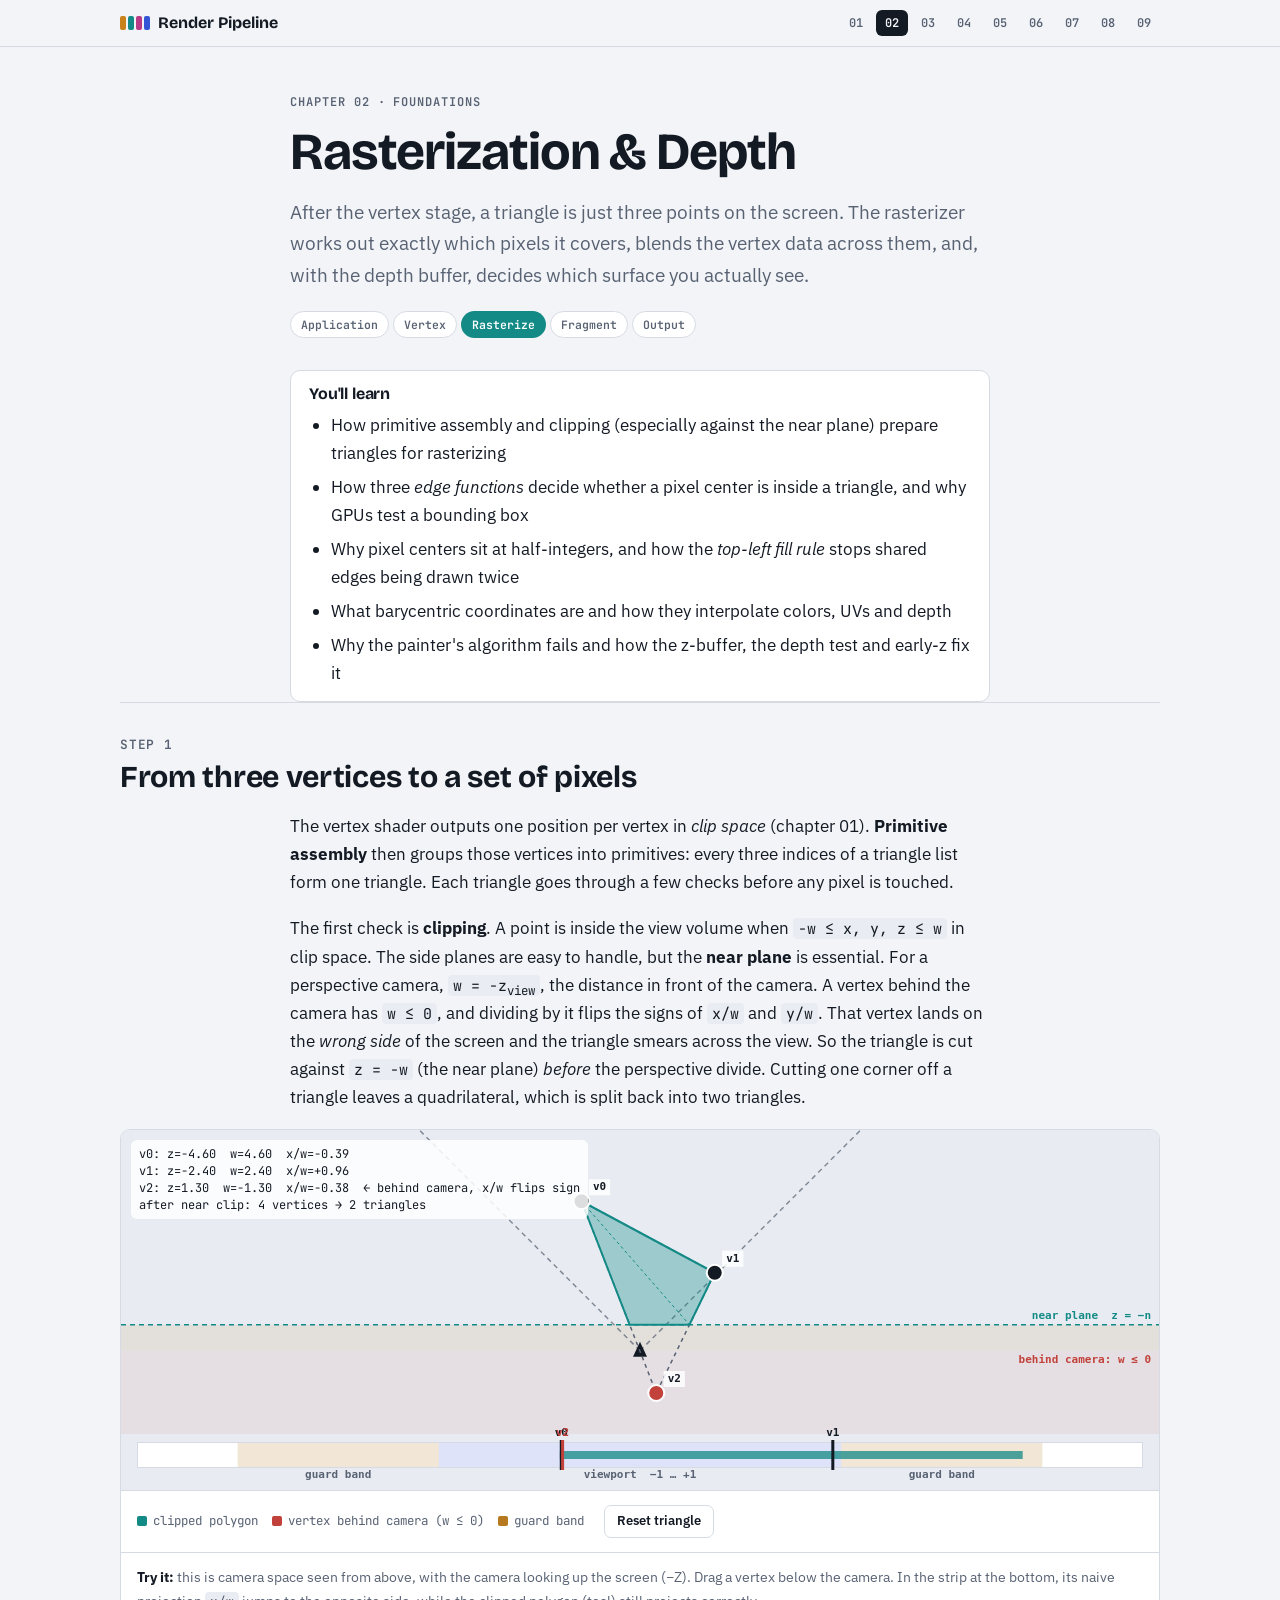
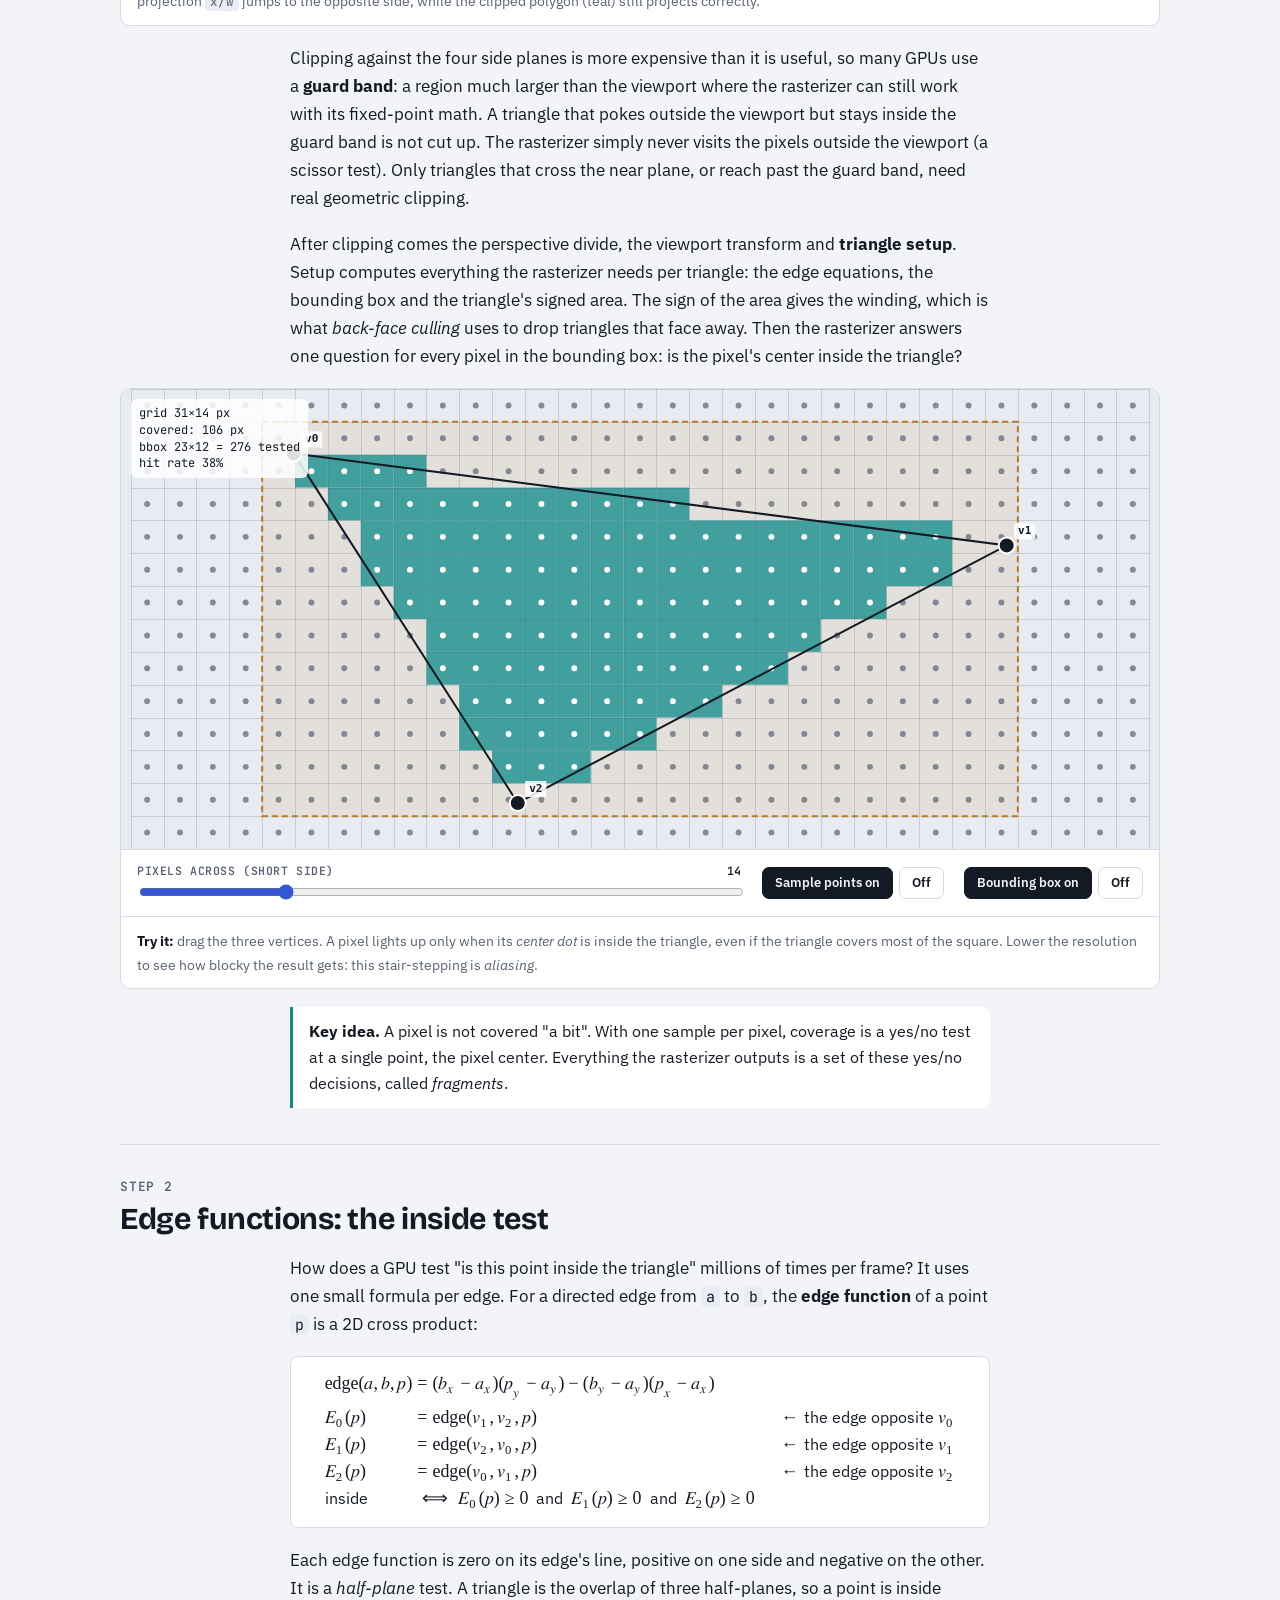
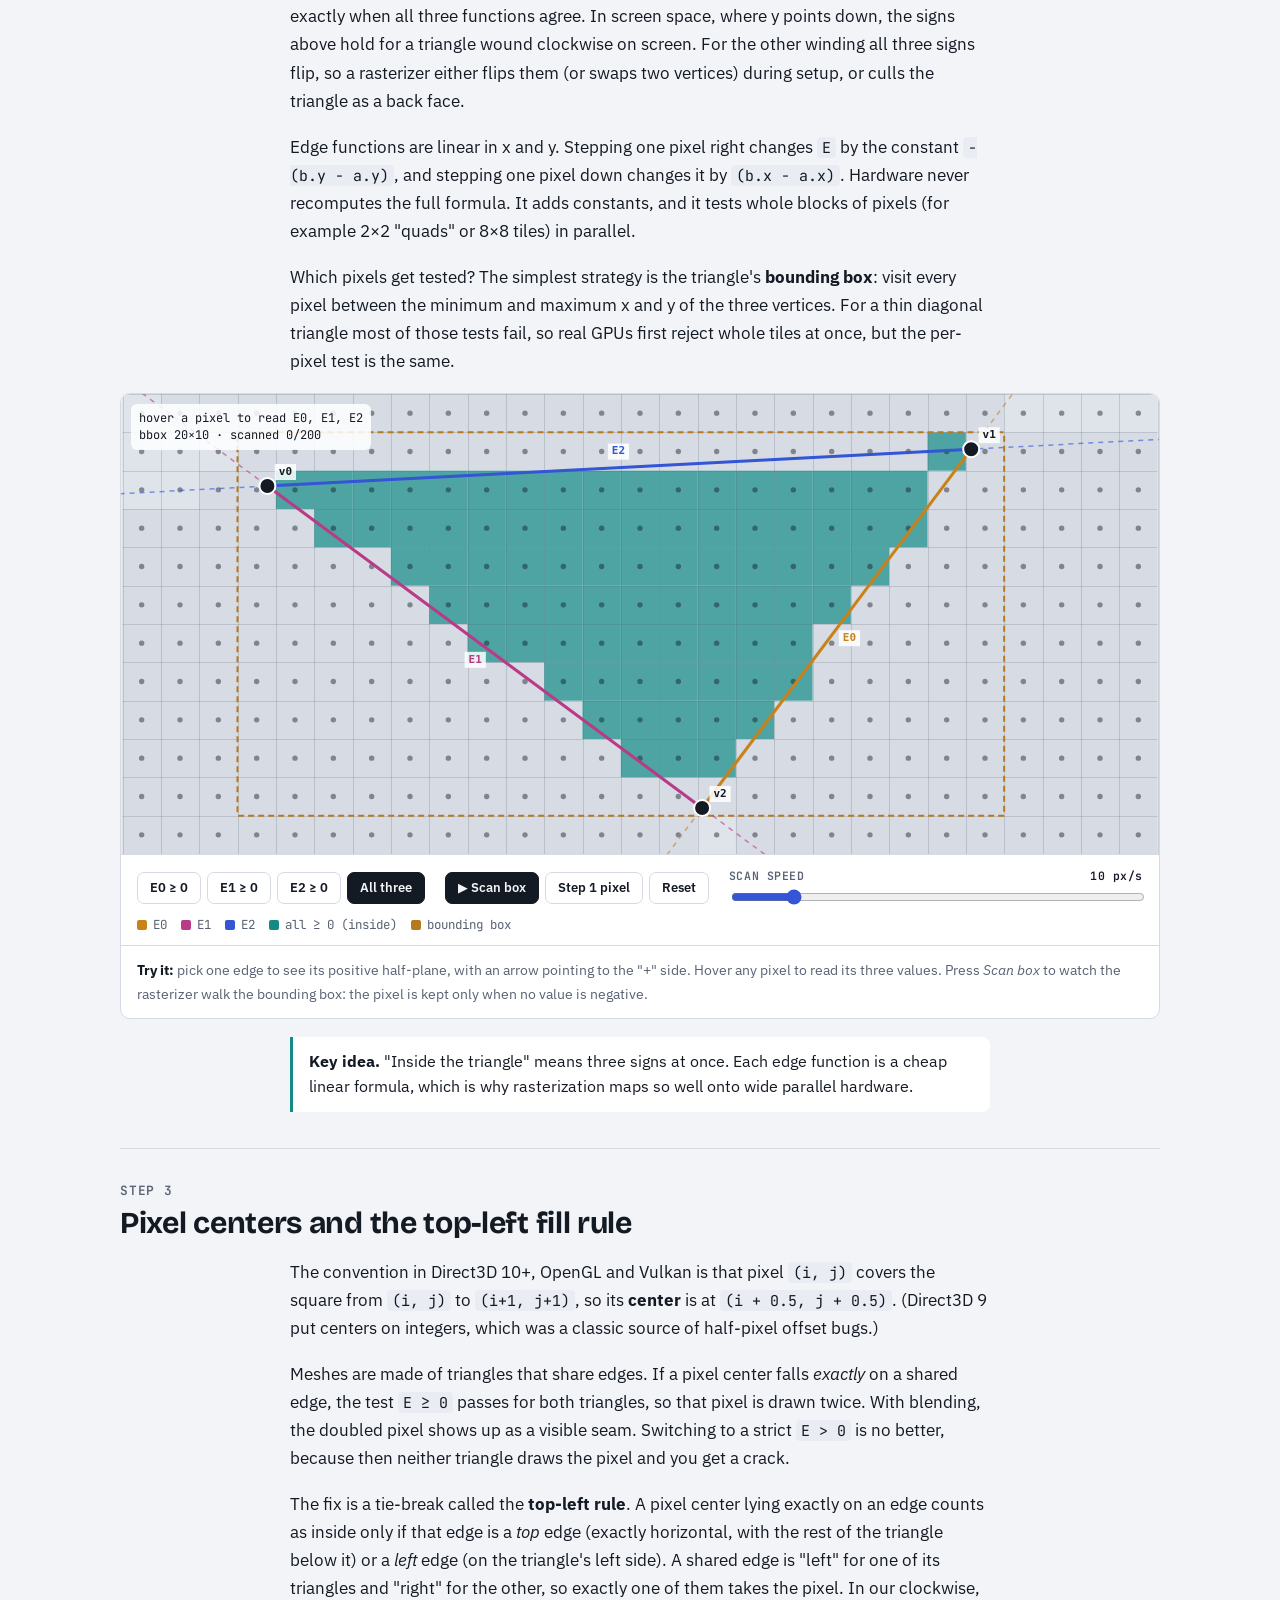
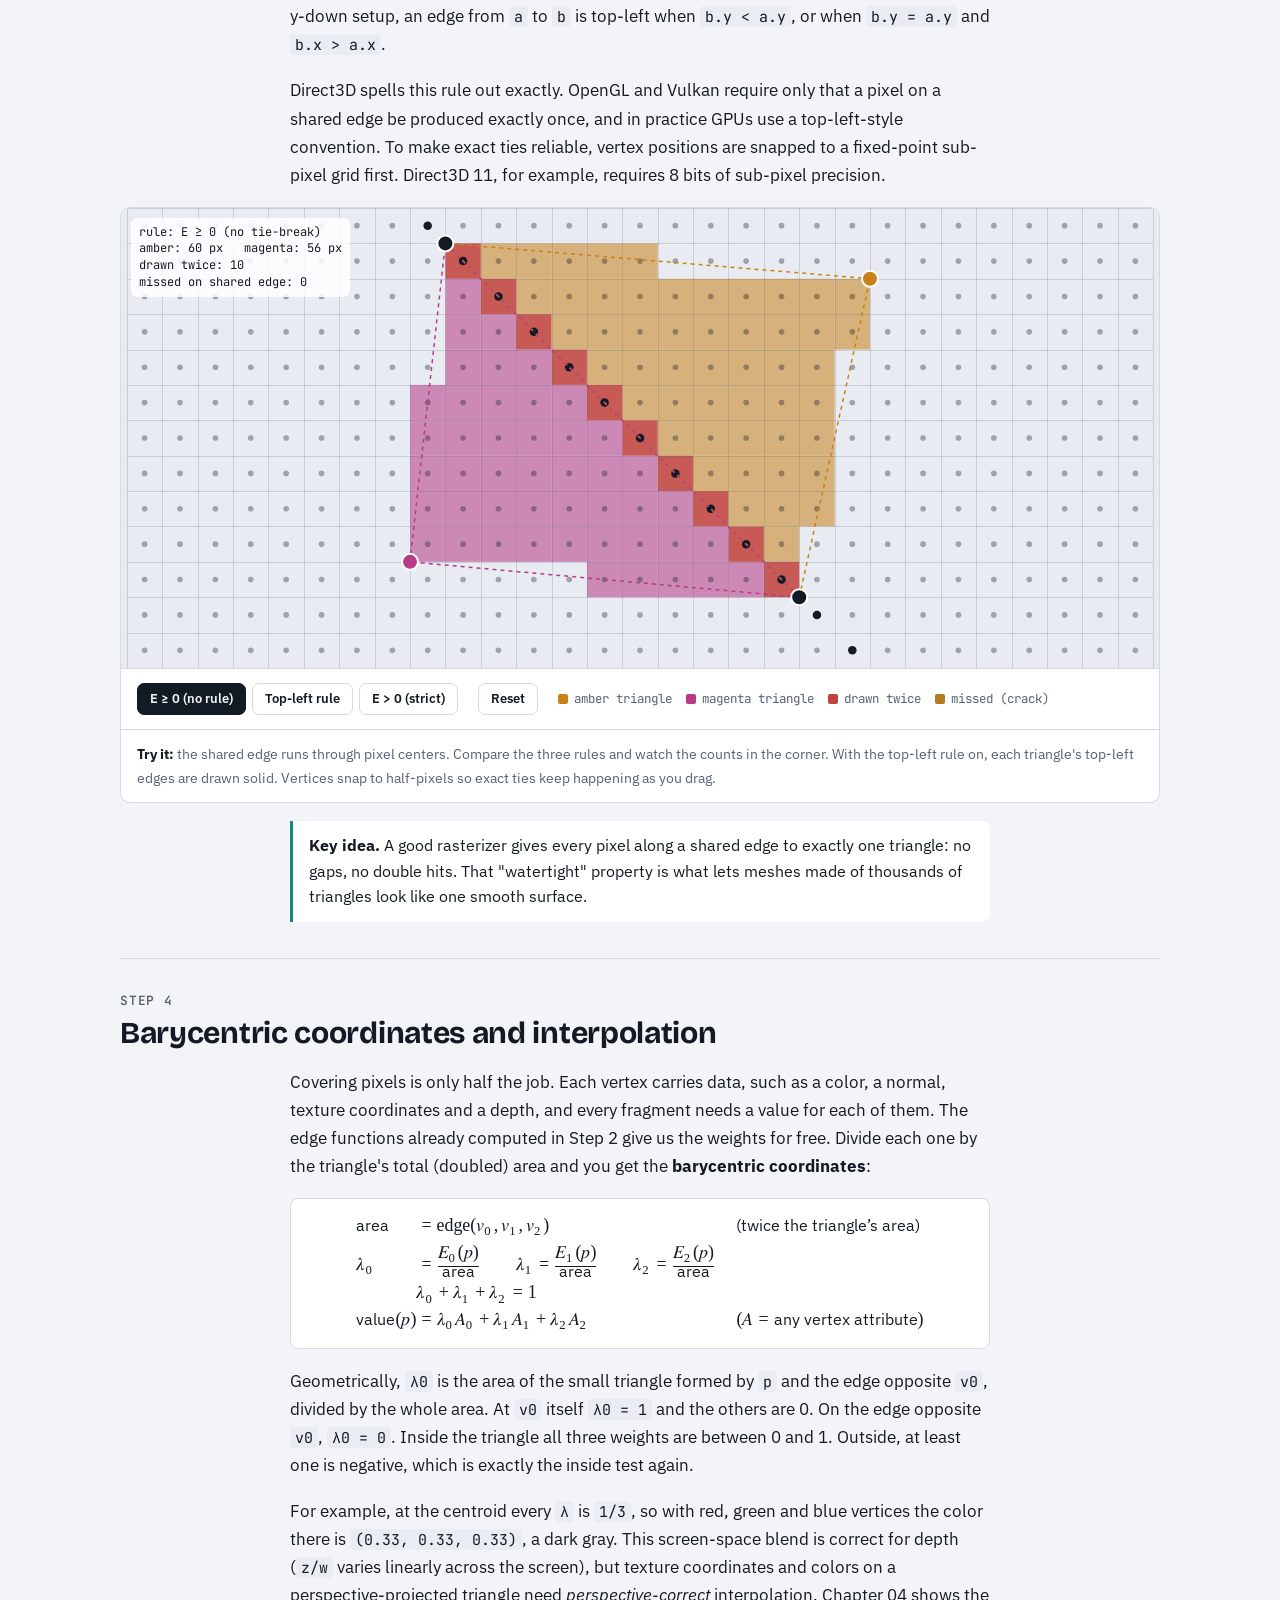
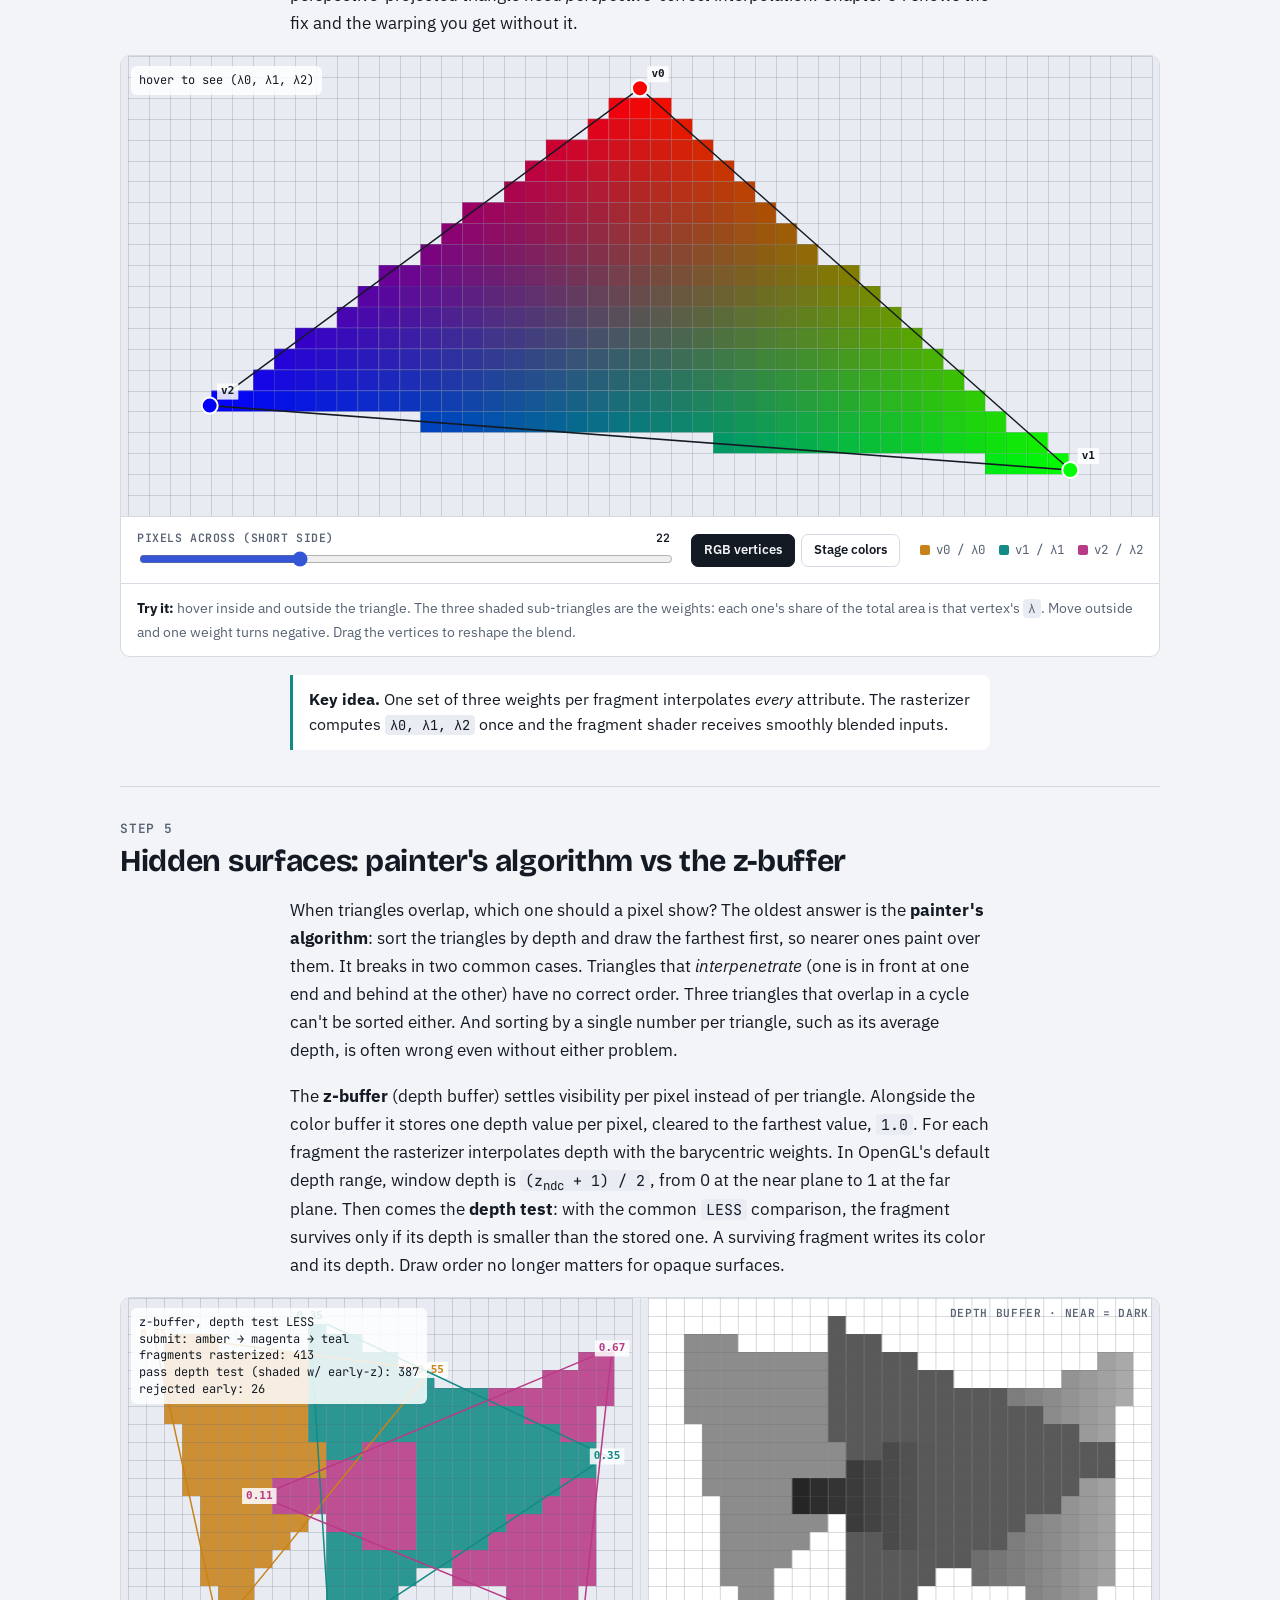
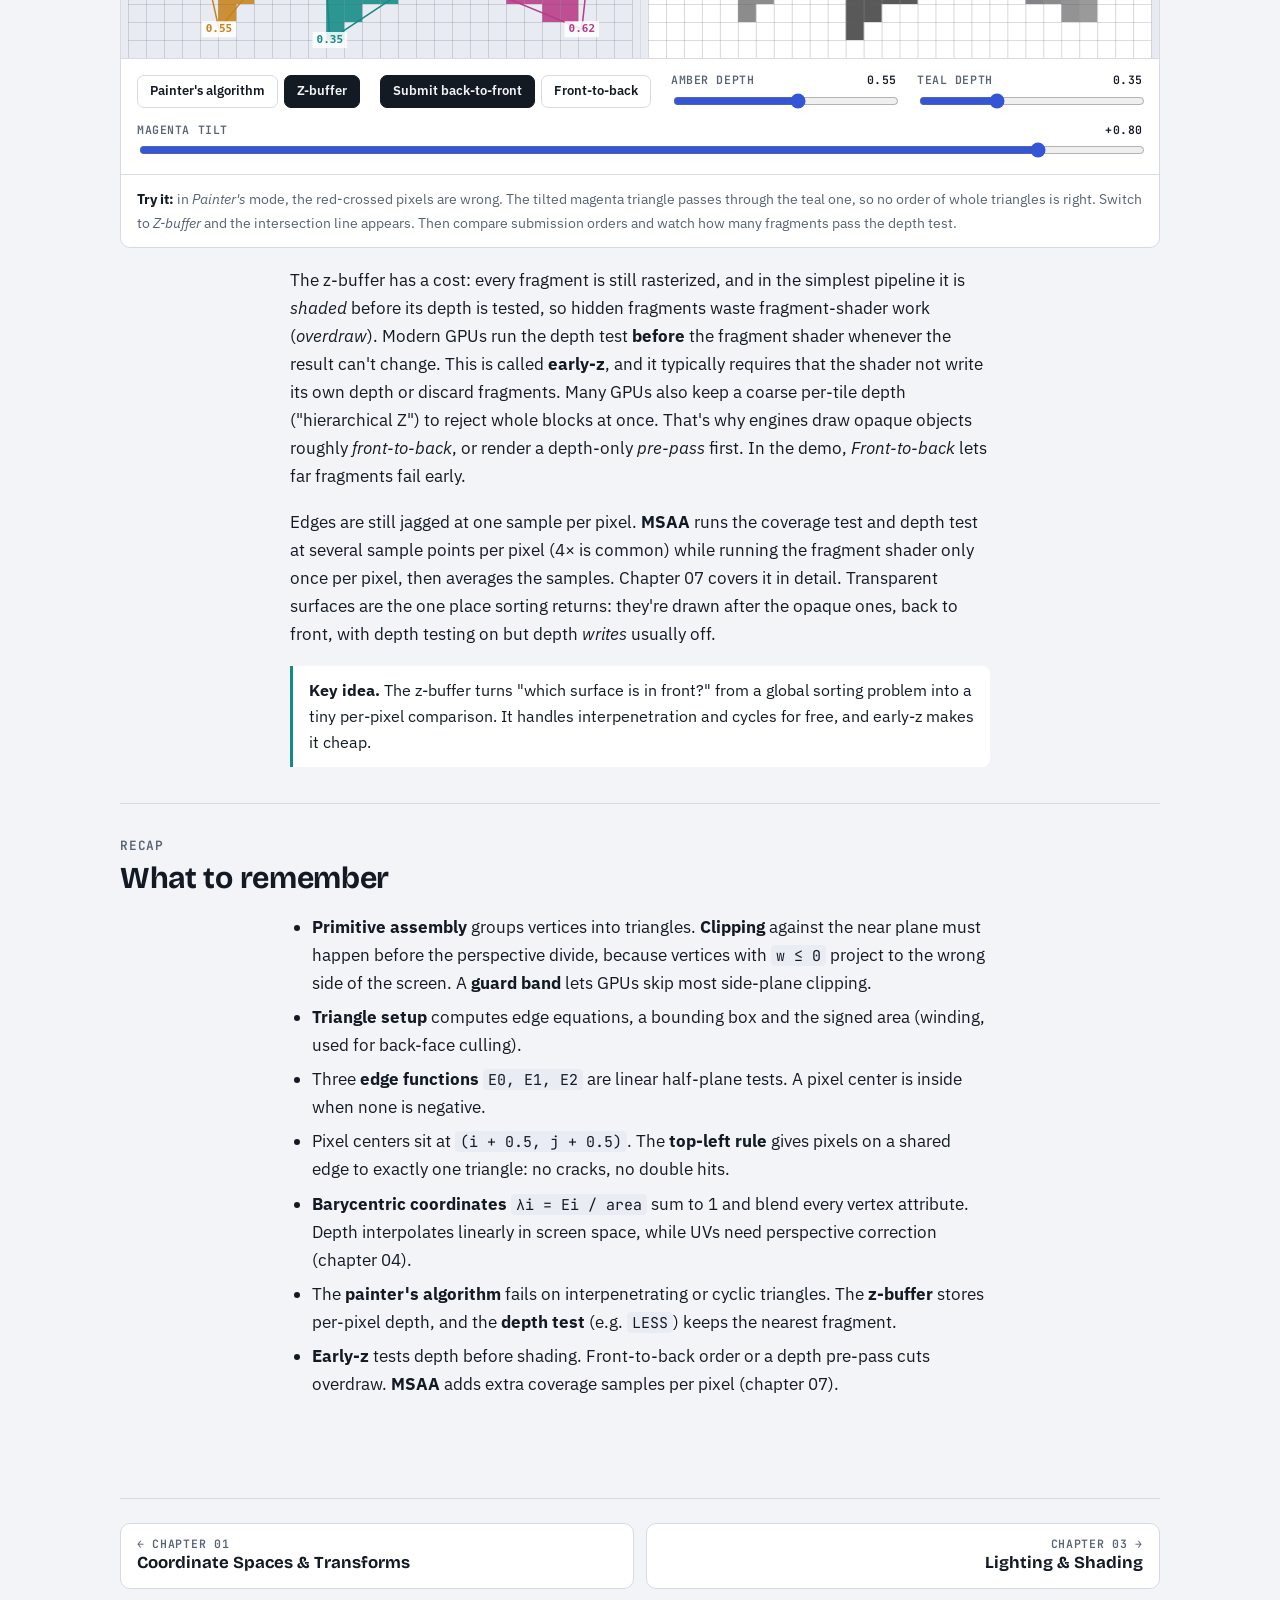
<file: topics/02-rasterization.html>
<!doctype html>
<html lang="en">
<head>
<meta charset="utf-8">
<meta name="viewport" content="width=device-width, initial-scale=1, viewport-fit=cover">
<title>Rasterization & Depth · Render Pipeline</title>
<link rel="stylesheet" href="../assets/style.css?v=2">
<style>
  .viz-stage canvas#edge, .viz-stage canvas#fill { cursor: crosshair; }
  .btn-row .btn[disabled] { opacity: 0.5; cursor: default; }
  .viz + .viz { margin-top: 4px; }
  .swatch-legend i.v0 { background: var(--vtx); }
  .swatch-legend i.v1 { background: var(--ras); }
  .swatch-legend i.v2 { background: var(--frag); }
  .legend i.e0 { background: var(--vtx); }
  .legend i.e1 { background: var(--frag); }
  .legend i.e2 { background: var(--out); }
  .legend i.in { background: var(--ras); }
  .legend i.bb { background: var(--warn); }
  .legend i.bad { background: var(--bad); }
  .legend i.a { background: var(--vtx); }
  .legend i.b { background: var(--frag); }
  .legend i.t { background: var(--ras); }
</style>
</head>
<body data-topic="02">
<header class="topbar"><div class="topbar-inner"></div></header>
<main class="lesson">
  <section class="hero">
    <p class="eyebrow">Chapter 02 · Foundations</p>
    <h1>Rasterization & Depth</h1>
    <p class="lede">After the vertex stage, a triangle is just three points on the screen. The rasterizer works out exactly which pixels it covers, blends the vertex data across them, and, with the depth buffer, decides which surface you actually see.</p>
    <div class="stage-band"><span class="app">Application</span><span class="vtx">Vertex</span><span class="on ras">Rasterize</span><span class="frag">Fragment</span><span class="out">Output</span></div>
  </section>

  <aside class="objectives"><h2>You'll learn</h2><ul>
    <li>How primitive assembly and clipping (especially against the near plane) prepare triangles for rasterizing</li>
    <li>How three <em>edge functions</em> decide whether a pixel center is inside a triangle, and why GPUs test a bounding box</li>
    <li>Why pixel centers sit at half-integers, and how the <em>top-left fill rule</em> stops shared edges being drawn twice</li>
    <li>What barycentric coordinates are and how they interpolate colors, UVs and depth</li>
    <li>Why the painter's algorithm fails and how the z-buffer, the depth test and early-z fix it</li>
  </ul></aside>

  <!-- STEP 1 -->
  <section class="step" id="coverage">
    <h2><span class="step-no">STEP 1</span>From three vertices to a set of pixels</h2>
    <p>The vertex shader outputs one position per vertex in <em>clip space</em> (chapter 01). <strong>Primitive assembly</strong> then groups those vertices into primitives: every three indices of a triangle list form one triangle. Each triangle goes through a few checks before any pixel is touched.</p>
    <p>The first check is <strong>clipping</strong>. A point is inside the view volume when <code>−w ≤ x, y, z ≤ w</code> in clip space. The side planes are easy to handle, but the <strong>near plane</strong> is essential. For a perspective camera, <code>w = −z<sub>view</sub></code>, the distance in front of the camera. A vertex behind the camera has <code>w ≤ 0</code>, and dividing by it flips the signs of <code>x/w</code> and <code>y/w</code>. That vertex lands on the <em>wrong side</em> of the screen and the triangle smears across the view. So the triangle is cut against <code>z = −w</code> (the near plane) <em>before</em> the perspective divide. Cutting one corner off a triangle leaves a quadrilateral, which is split back into two triangles.</p>
    <figure class="viz">
      <div class="viz-stage"><canvas id="clip" aria-label="Top-down view of camera space with a camera, its 90 degree frustum and the near plane. A draggable triangle is clipped against the near plane; a strip at the bottom shows where the vertices project on screen, including the viewport and a guard band."></canvas><div class="hud" id="clip-hud"></div></div>
      <div class="controls">
        <div class="legend"><span><i class="t"></i>clipped polygon</span><span><i class="bad"></i>vertex behind camera (w ≤ 0)</span><span><i class="bb"></i>guard band</span></div>
        <div class="btn-row"><button class="btn" id="clip-reset" type="button">Reset triangle</button></div>
      </div>
      <figcaption><b>Try it:</b> this is camera space seen from above, with the camera looking up the screen (−Z). Drag a vertex below the camera. In the strip at the bottom, its naive projection <code>x/w</code> jumps to the opposite side, while the clipped polygon (teal) still projects correctly.</figcaption>
    </figure>
    <p>Clipping against the four side planes is more expensive than it is useful, so many GPUs use a <strong>guard band</strong>: a region much larger than the viewport where the rasterizer can still work with its fixed-point math. A triangle that pokes outside the viewport but stays inside the guard band is not cut up. The rasterizer simply never visits the pixels outside the viewport (a scissor test). Only triangles that cross the near plane, or reach past the guard band, need real geometric clipping.</p>
    <p>After clipping comes the perspective divide, the viewport transform and <strong>triangle setup</strong>. Setup computes everything the rasterizer needs per triangle: the edge equations, the bounding box and the triangle's signed area. The sign of the area gives the winding, which is what <em>back-face culling</em> uses to drop triangles that face away. Then the rasterizer answers one question for every pixel in the bounding box: is the pixel's center inside the triangle?</p>
    <figure class="viz">
      <div class="viz-stage"><canvas id="cov" class="tall" aria-label="A magnified pixel grid with a draggable triangle. Pixels whose centers are inside the triangle are filled teal; the bounding box of candidate pixels is outlined."></canvas><div class="hud" id="cov-hud"></div></div>
      <div class="controls">
        <div class="control"><label for="cov-grid">Pixels across (short side) <output for="cov-grid"></output></label><input type="range" id="cov-grid" min="6" max="40" value="14"></div>
        <div class="btn-row" id="cov-samp" aria-label="Sample points"><button class="btn" data-value="on" aria-pressed="true">Sample points on</button><button class="btn" data-value="off">Off</button></div>
        <div class="btn-row" id="cov-box" aria-label="Bounding box"><button class="btn" data-value="on" aria-pressed="true">Bounding box on</button><button class="btn" data-value="off">Off</button></div>
      </div>
      <figcaption><b>Try it:</b> drag the three vertices. A pixel lights up only when its <em>center dot</em> is inside the triangle, even if the triangle covers most of the square. Lower the resolution to see how blocky the result gets: this stair-stepping is <em>aliasing</em>.</figcaption>
    </figure>
    <div class="callout ras"><strong>Key idea.</strong> A pixel is not covered "a bit". With one sample per pixel, coverage is a yes/no test at a single point, the pixel center. Everything the rasterizer outputs is a set of these yes/no decisions, called <em>fragments</em>.</div>
  </section>

  <!-- STEP 2 -->
  <section class="step" id="edges">
    <h2><span class="step-no">STEP 2</span>Edge functions: the inside test</h2>
    <p>How does a GPU test "is this point inside the triangle" millions of times per frame? It uses one small formula per edge. For a directed edge from <code>a</code> to <code>b</code>, the <strong>edge function</strong> of a point <code>p</code> is a 2D cross product:</p>
    <div class="math"><span class="katex"><math xmlns="http://www.w3.org/1998/Math/MathML" display="block"><semantics><mtable rowspacing="0.25em" columnalign="right left right left" columnspacing="0em 1em 0em"><mtr><mtd><mstyle scriptlevel="0" displaystyle="true"><mrow><mi mathvariant="normal">edge</mi><mo>⁡</mo><mo stretchy="false">(</mo><mi>a</mi><mo separator="true">,</mo><mi>b</mi><mo separator="true">,</mo><mi>p</mi><mo stretchy="false">)</mo></mrow></mstyle></mtd><mtd><mstyle scriptlevel="0" displaystyle="true"><mrow><mrow></mrow><mo>=</mo><mo stretchy="false">(</mo><msub><mi>b</mi><mi>x</mi></msub><mo>−</mo><msub><mi>a</mi><mi>x</mi></msub><mo stretchy="false">)</mo><mo stretchy="false">(</mo><msub><mi>p</mi><mi>y</mi></msub><mo>−</mo><msub><mi>a</mi><mi>y</mi></msub><mo stretchy="false">)</mo><mo>−</mo><mo stretchy="false">(</mo><msub><mi>b</mi><mi>y</mi></msub><mo>−</mo><msub><mi>a</mi><mi>y</mi></msub><mo stretchy="false">)</mo><mo stretchy="false">(</mo><msub><mi>p</mi><mi>x</mi></msub><mo>−</mo><msub><mi>a</mi><mi>x</mi></msub><mo stretchy="false">)</mo></mrow></mstyle></mtd></mtr><mtr><mtd><mstyle scriptlevel="0" displaystyle="true"><mrow><msub><mi>E</mi><mn>0</mn></msub><mo stretchy="false">(</mo><mi>p</mi><mo stretchy="false">)</mo></mrow></mstyle></mtd><mtd><mstyle scriptlevel="0" displaystyle="true"><mrow><mrow></mrow><mo>=</mo><mi mathvariant="normal">edge</mi><mo>⁡</mo><mo stretchy="false">(</mo><msub><mi>v</mi><mn>1</mn></msub><mo separator="true">,</mo><msub><mi>v</mi><mn>2</mn></msub><mo separator="true">,</mo><mi>p</mi><mo stretchy="false">)</mo></mrow></mstyle></mtd><mtd><mstyle scriptlevel="0" displaystyle="true"><mrow></mrow></mstyle></mtd><mtd><mstyle scriptlevel="0" displaystyle="true"><mrow><mrow></mrow><mo>←</mo><mtext>the edge opposite </mtext><msub><mi>v</mi><mn>0</mn></msub></mrow></mstyle></mtd></mtr><mtr><mtd><mstyle scriptlevel="0" displaystyle="true"><mrow><msub><mi>E</mi><mn>1</mn></msub><mo stretchy="false">(</mo><mi>p</mi><mo stretchy="false">)</mo></mrow></mstyle></mtd><mtd><mstyle scriptlevel="0" displaystyle="true"><mrow><mrow></mrow><mo>=</mo><mi mathvariant="normal">edge</mi><mo>⁡</mo><mo stretchy="false">(</mo><msub><mi>v</mi><mn>2</mn></msub><mo separator="true">,</mo><msub><mi>v</mi><mn>0</mn></msub><mo separator="true">,</mo><mi>p</mi><mo stretchy="false">)</mo></mrow></mstyle></mtd><mtd><mstyle scriptlevel="0" displaystyle="true"><mrow></mrow></mstyle></mtd><mtd><mstyle scriptlevel="0" displaystyle="true"><mrow><mrow></mrow><mo>←</mo><mtext>the edge opposite </mtext><msub><mi>v</mi><mn>1</mn></msub></mrow></mstyle></mtd></mtr><mtr><mtd><mstyle scriptlevel="0" displaystyle="true"><mrow><msub><mi>E</mi><mn>2</mn></msub><mo stretchy="false">(</mo><mi>p</mi><mo stretchy="false">)</mo></mrow></mstyle></mtd><mtd><mstyle scriptlevel="0" displaystyle="true"><mrow><mrow></mrow><mo>=</mo><mi mathvariant="normal">edge</mi><mo>⁡</mo><mo stretchy="false">(</mo><msub><mi>v</mi><mn>0</mn></msub><mo separator="true">,</mo><msub><mi>v</mi><mn>1</mn></msub><mo separator="true">,</mo><mi>p</mi><mo stretchy="false">)</mo></mrow></mstyle></mtd><mtd><mstyle scriptlevel="0" displaystyle="true"><mrow></mrow></mstyle></mtd><mtd><mstyle scriptlevel="0" displaystyle="true"><mrow><mrow></mrow><mo>←</mo><mtext>the edge opposite </mtext><msub><mi>v</mi><mn>2</mn></msub></mrow></mstyle></mtd></mtr><mtr><mtd><mstyle scriptlevel="0" displaystyle="true"><mtext>inside</mtext></mstyle></mtd><mtd><mstyle scriptlevel="0" displaystyle="true"><mrow><mrow></mrow><mtext>  </mtext><mo>⟺</mo><mtext>  </mtext><msub><mi>E</mi><mn>0</mn></msub><mo stretchy="false">(</mo><mi>p</mi><mo stretchy="false">)</mo><mo>≥</mo><mn>0</mn><mtext>  and  </mtext><msub><mi>E</mi><mn>1</mn></msub><mo stretchy="false">(</mo><mi>p</mi><mo stretchy="false">)</mo><mo>≥</mo><mn>0</mn><mtext>  and  </mtext><msub><mi>E</mi><mn>2</mn></msub><mo stretchy="false">(</mo><mi>p</mi><mo stretchy="false">)</mo><mo>≥</mo><mn>0</mn></mrow></mstyle></mtd></mtr></mtable><annotation encoding="application/x-tex">\begin{aligned}
\operatorname{edge}(a, b, p) &amp;= (b_x - a_x)(p_y - a_y) - (b_y - a_y)(p_x - a_x)\\[8pt]
E_0(p) &amp;= \operatorname{edge}(v_1, v_2, p) &amp;&amp; \leftarrow \text{the edge opposite } v_0\\
E_1(p) &amp;= \operatorname{edge}(v_2, v_0, p) &amp;&amp; \leftarrow \text{the edge opposite } v_1\\
E_2(p) &amp;= \operatorname{edge}(v_0, v_1, p) &amp;&amp; \leftarrow \text{the edge opposite } v_2\\[8pt]
\text{inside} &amp;\iff E_0(p) \ge 0 \ \text{ and } \ E_1(p) \ge 0 \ \text{ and } \ E_2(p) \ge 0
\end{aligned}</annotation></semantics></math></span></div>
    <p>Each edge function is zero on its edge's line, positive on one side and negative on the other. It is a <em>half-plane</em> test. A triangle is the overlap of three half-planes, so a point is inside exactly when all three functions agree. In screen space, where y points down, the signs above hold for a triangle wound clockwise on screen. For the other winding all three signs flip, so a rasterizer either flips them (or swaps two vertices) during setup, or culls the triangle as a back face.</p>
    <p>Edge functions are linear in x and y. Stepping one pixel right changes <code>E</code> by the constant <code>−(b.y − a.y)</code>, and stepping one pixel down changes it by <code>(b.x − a.x)</code>. Hardware never recomputes the full formula. It adds constants, and it tests whole blocks of pixels (for example 2×2 "quads" or 8×8 tiles) in parallel.</p>
    <p>Which pixels get tested? The simplest strategy is the triangle's <strong>bounding box</strong>: visit every pixel between the minimum and maximum x and y of the three vertices. For a thin diagonal triangle most of those tests fail, so real GPUs first reject whole tiles at once, but the per-pixel test is the same.</p>
    <figure class="viz">
      <div class="viz-stage"><canvas id="edge" class="tall" aria-label="Pixel grid with a triangle. The positive half-plane of each edge function is shaded in that edge's color; a scan cursor can step through the bounding box pixel by pixel showing the inside test."></canvas><div class="hud" id="edge-hud"></div></div>
      <div class="controls">
        <div class="btn-row" id="edge-mode" aria-label="Which edge function to show"><button class="btn" data-value="0">E0 ≥ 0</button><button class="btn" data-value="1">E1 ≥ 0</button><button class="btn" data-value="2">E2 ≥ 0</button><button class="btn" data-value="all" aria-pressed="true">All three</button></div>
        <div class="btn-row"><button class="btn primary" id="scan-play" type="button" aria-pressed="false">▶ Scan box</button><button class="btn" id="scan-step" type="button">Step 1 pixel</button><button class="btn" id="scan-reset" type="button">Reset</button></div>
        <div class="control"><label for="scan-speed">Scan speed <output for="scan-speed"></output></label><input type="range" id="scan-speed" min="2" max="60" value="10"></div>
        <div class="legend"><span><i class="e0"></i>E0</span><span><i class="e1"></i>E1</span><span><i class="e2"></i>E2</span><span><i class="in"></i>all ≥ 0 (inside)</span><span><i class="bb"></i>bounding box</span></div>
      </div>
      <figcaption><b>Try it:</b> pick one edge to see its positive half-plane, with an arrow pointing to the "+" side. Hover any pixel to read its three values. Press <em>Scan box</em> to watch the rasterizer walk the bounding box: the pixel is kept only when no value is negative.</figcaption>
    </figure>
    <div class="callout ras"><strong>Key idea.</strong> "Inside the triangle" means three signs at once. Each edge function is a cheap linear formula, which is why rasterization maps so well onto wide parallel hardware.</div>
  </section>

  <!-- STEP 3 -->
  <section class="step" id="fill-rule">
    <h2><span class="step-no">STEP 3</span>Pixel centers and the top-left fill rule</h2>
    <p>The convention in Direct3D 10+, OpenGL and Vulkan is that pixel <code>(i, j)</code> covers the square from <code>(i, j)</code> to <code>(i+1, j+1)</code>, so its <strong>center</strong> is at <code>(i + 0.5, j + 0.5)</code>. (Direct3D 9 put centers on integers, which was a classic source of half-pixel offset bugs.)</p>
    <p>Meshes are made of triangles that share edges. If a pixel center falls <em>exactly</em> on a shared edge, the test <code>E ≥ 0</code> passes for both triangles, so that pixel is drawn twice. With blending, the doubled pixel shows up as a visible seam. Switching to a strict <code>E &gt; 0</code> is no better, because then neither triangle draws the pixel and you get a crack.</p>
    <p>The fix is a tie-break called the <strong>top-left rule</strong>. A pixel center lying exactly on an edge counts as inside only if that edge is a <em>top</em> edge (exactly horizontal, with the rest of the triangle below it) or a <em>left</em> edge (on the triangle's left side). A shared edge is "left" for one of its triangles and "right" for the other, so exactly one of them takes the pixel. In our clockwise, y-down setup, an edge from <code>a</code> to <code>b</code> is top-left when <code>b.y &lt; a.y</code>, or when <code>b.y = a.y</code> and <code>b.x &gt; a.x</code>.</p>
    <p>Direct3D spells this rule out exactly. OpenGL and Vulkan require only that a pixel on a shared edge be produced exactly once, and in practice GPUs use a top-left-style convention. To make exact ties reliable, vertex positions are snapped to a fixed-point sub-pixel grid first. Direct3D 11, for example, requires 8 bits of sub-pixel precision.</p>
    <figure class="viz">
      <div class="viz-stage"><canvas id="fill" class="tall" aria-label="Two triangles, amber and magenta, sharing a diagonal edge that passes exactly through pixel centers. Pixels drawn by both triangles are highlighted in red; pixels on the shared edge drawn by neither are outlined."></canvas><div class="hud" id="fill-hud"></div></div>
      <div class="controls">
        <div class="btn-row" id="fill-rule-mode" aria-label="Edge tie rule"><button class="btn" data-value="ge" aria-pressed="true">E ≥ 0 (no rule)</button><button class="btn" data-value="tl">Top-left rule</button><button class="btn" data-value="gt">E &gt; 0 (strict)</button></div>
        <div class="btn-row"><button class="btn" id="fill-reset" type="button">Reset</button></div>
        <div class="legend"><span><i class="a"></i>amber triangle</span><span><i class="b"></i>magenta triangle</span><span><i class="bad"></i>drawn twice</span><span><i class="bb"></i>missed (crack)</span></div>
      </div>
      <figcaption><b>Try it:</b> the shared edge runs through pixel centers. Compare the three rules and watch the counts in the corner. With the top-left rule on, each triangle's top-left edges are drawn solid. Vertices snap to half-pixels so exact ties keep happening as you drag.</figcaption>
    </figure>
    <div class="callout ras"><strong>Key idea.</strong> A good rasterizer gives every pixel along a shared edge to exactly one triangle: no gaps, no double hits. That "watertight" property is what lets meshes made of thousands of triangles look like one smooth surface.</div>
  </section>

  <!-- STEP 4 -->
  <section class="step" id="barycentric">
    <h2><span class="step-no">STEP 4</span>Barycentric coordinates and interpolation</h2>
    <p>Covering pixels is only half the job. Each vertex carries data, such as a color, a normal, texture coordinates and a depth, and every fragment needs a value for each of them. The edge functions already computed in Step 2 give us the weights for free. Divide each one by the triangle's total (doubled) area and you get the <strong>barycentric coordinates</strong>:</p>
    <div class="math"><span class="katex"><math xmlns="http://www.w3.org/1998/Math/MathML" display="block"><semantics><mtable rowspacing="0.25em" columnalign="right left right left" columnspacing="0em 1em 0em"><mtr><mtd><mstyle scriptlevel="0" displaystyle="true"><mtext>area</mtext></mstyle></mtd><mtd><mstyle scriptlevel="0" displaystyle="true"><mrow><mrow></mrow><mo>=</mo><mi mathvariant="normal">edge</mi><mo>⁡</mo><mo stretchy="false">(</mo><msub><mi>v</mi><mn>0</mn></msub><mo separator="true">,</mo><msub><mi>v</mi><mn>1</mn></msub><mo separator="true">,</mo><msub><mi>v</mi><mn>2</mn></msub><mo stretchy="false">)</mo></mrow></mstyle></mtd><mtd><mstyle scriptlevel="0" displaystyle="true"><mrow></mrow></mstyle></mtd><mtd><mstyle scriptlevel="0" displaystyle="true"><mrow><mrow></mrow><mtext>(twice the triangle’s area)</mtext></mrow></mstyle></mtd></mtr><mtr><mtd><mstyle scriptlevel="0" displaystyle="true"><msub><mi>λ</mi><mn>0</mn></msub></mstyle></mtd><mtd><mstyle scriptlevel="0" displaystyle="true"><mrow><mrow></mrow><mo>=</mo><mfrac><mrow><msub><mi>E</mi><mn>0</mn></msub><mo stretchy="false">(</mo><mi>p</mi><mo stretchy="false">)</mo></mrow><mtext>area</mtext></mfrac><mspace width="2em"/><msub><mi>λ</mi><mn>1</mn></msub><mo>=</mo><mfrac><mrow><msub><mi>E</mi><mn>1</mn></msub><mo stretchy="false">(</mo><mi>p</mi><mo stretchy="false">)</mo></mrow><mtext>area</mtext></mfrac><mspace width="2em"/><msub><mi>λ</mi><mn>2</mn></msub><mo>=</mo><mfrac><mrow><msub><mi>E</mi><mn>2</mn></msub><mo stretchy="false">(</mo><mi>p</mi><mo stretchy="false">)</mo></mrow><mtext>area</mtext></mfrac></mrow></mstyle></mtd></mtr><mtr><mtd><mstyle scriptlevel="0" displaystyle="true"><mrow></mrow></mstyle></mtd><mtd><mstyle scriptlevel="0" displaystyle="true"><mrow><mrow></mrow><msub><mi>λ</mi><mn>0</mn></msub><mo>+</mo><msub><mi>λ</mi><mn>1</mn></msub><mo>+</mo><msub><mi>λ</mi><mn>2</mn></msub><mo>=</mo><mn>1</mn></mrow></mstyle></mtd></mtr><mtr><mtd><mstyle scriptlevel="0" displaystyle="true"><mrow><mtext>value</mtext><mo stretchy="false">(</mo><mi>p</mi><mo stretchy="false">)</mo></mrow></mstyle></mtd><mtd><mstyle scriptlevel="0" displaystyle="true"><mrow><mrow></mrow><mo>=</mo><msub><mi>λ</mi><mn>0</mn></msub><msub><mi>A</mi><mn>0</mn></msub><mo>+</mo><msub><mi>λ</mi><mn>1</mn></msub><msub><mi>A</mi><mn>1</mn></msub><mo>+</mo><msub><mi>λ</mi><mn>2</mn></msub><msub><mi>A</mi><mn>2</mn></msub></mrow></mstyle></mtd><mtd><mstyle scriptlevel="0" displaystyle="true"><mrow></mrow></mstyle></mtd><mtd><mstyle scriptlevel="0" displaystyle="true"><mrow><mrow></mrow><mo stretchy="false">(</mo><mi>A</mi><mo>=</mo><mtext>any vertex attribute</mtext><mo stretchy="false">)</mo></mrow></mstyle></mtd></mtr></mtable><annotation encoding="application/x-tex">\begin{aligned}
\text{area} &amp;= \operatorname{edge}(v_0, v_1, v_2) &amp;&amp; \text{(twice the triangle&#x27;s area)}\\[6pt]
\lambda_0 &amp;= \frac{E_0(p)}{\text{area}} \qquad \lambda_1 = \frac{E_1(p)}{\text{area}} \qquad \lambda_2 = \frac{E_2(p)}{\text{area}}\\[6pt]
&amp; \lambda_0 + \lambda_1 + \lambda_2 = 1\\[6pt]
\text{value}(p) &amp;= \lambda_0 A_0 + \lambda_1 A_1 + \lambda_2 A_2 &amp;&amp; (A = \text{any vertex attribute})
\end{aligned}</annotation></semantics></math></span></div>
    <p>Geometrically, <code>λ0</code> is the area of the small triangle formed by <code>p</code> and the edge opposite <code>v0</code>, divided by the whole area. At <code>v0</code> itself <code>λ0 = 1</code> and the others are 0. On the edge opposite <code>v0</code>, <code>λ0 = 0</code>. Inside the triangle all three weights are between 0 and 1. Outside, at least one is negative, which is exactly the inside test again.</p>
    <p>For example, at the centroid every <code>λ</code> is <code>1/3</code>, so with red, green and blue vertices the color there is <code>(0.33, 0.33, 0.33)</code>, a dark gray. This screen-space blend is correct for depth (<code>z/w</code> varies linearly across the screen), but texture coordinates and colors on a perspective-projected triangle need <em>perspective-correct</em> interpolation. Chapter 04 shows the fix and the warping you get without it.</p>
    <figure class="viz">
      <div class="viz-stage"><canvas id="bary" class="tall" aria-label="A triangle on a pixel grid filled with vertex colors interpolated by barycentric coordinates. Hovering shows the three sub-triangles whose areas are the barycentric weights."></canvas><div class="hud" id="bary-hud"></div></div>
      <div class="controls">
        <div class="control"><label for="bary-res">Pixels across (short side) <output for="bary-res"></output></label><input type="range" id="bary-res" min="6" max="60" value="22"></div>
        <div class="btn-row" id="bary-col" aria-label="Vertex colors"><button class="btn" data-value="rgb" aria-pressed="true">RGB vertices</button><button class="btn" data-value="stage">Stage colors</button></div>
        <div class="legend swatch-legend"><span><i class="v0"></i>v0 / λ0</span><span><i class="v1"></i>v1 / λ1</span><span><i class="v2"></i>v2 / λ2</span></div>
      </div>
      <figcaption><b>Try it:</b> hover inside and outside the triangle. The three shaded sub-triangles are the weights: each one's share of the total area is that vertex's <code>λ</code>. Move outside and one weight turns negative. Drag the vertices to reshape the blend.</figcaption>
    </figure>
    <div class="callout ras"><strong>Key idea.</strong> One set of three weights per fragment interpolates <em>every</em> attribute. The rasterizer computes <code>λ0, λ1, λ2</code> once and the fragment shader receives smoothly blended inputs.</div>
  </section>

  <!-- STEP 5 -->
  <section class="step" id="depth">
    <h2><span class="step-no">STEP 5</span>Hidden surfaces: painter's algorithm vs the z-buffer</h2>
    <p>When triangles overlap, which one should a pixel show? The oldest answer is the <strong>painter's algorithm</strong>: sort the triangles by depth and draw the farthest first, so nearer ones paint over them. It breaks in two common cases. Triangles that <em>interpenetrate</em> (one is in front at one end and behind at the other) have no correct order. Three triangles that overlap in a cycle can't be sorted either. And sorting by a single number per triangle, such as its average depth, is often wrong even without either problem.</p>
    <p>The <strong>z-buffer</strong> (depth buffer) settles visibility per pixel instead of per triangle. Alongside the color buffer it stores one depth value per pixel, cleared to the farthest value, <code>1.0</code>. For each fragment the rasterizer interpolates depth with the barycentric weights. In OpenGL's default depth range, window depth is <code>(z<sub>ndc</sub> + 1) / 2</code>, from 0 at the near plane to 1 at the far plane. Then comes the <strong>depth test</strong>: with the common <code>LESS</code> comparison, the fragment survives only if its depth is smaller than the stored one. A surviving fragment writes its color and its depth. Draw order no longer matters for opaque surfaces.</p>
    <figure class="viz">
      <div class="viz-split">
        <div class="viz-stage"><canvas id="zcol" aria-label="Color buffer of three overlapping triangles: amber, teal and a tilted magenta triangle that interpenetrates the teal one. In painter mode, wrong pixels are marked."></canvas><div class="hud" id="z-hud"></div></div>
        <div class="viz-stage"><canvas id="zbuf" aria-label="Depth buffer shown in grayscale: dark is near, white is far (cleared to 1.0)."></canvas><span class="pane-label" id="zbuf-label">Depth buffer</span></div>
      </div>
      <div class="controls">
        <div class="btn-row" id="z-mode" aria-label="Visibility method"><button class="btn" data-value="painter">Painter's algorithm</button><button class="btn" data-value="z" aria-pressed="true">Z-buffer</button></div>
        <div class="btn-row" id="z-order" aria-label="Submission order"><button class="btn" data-value="b2f" aria-pressed="true">Submit back-to-front</button><button class="btn" data-value="f2b">Front-to-back</button></div>
        <div class="control"><label for="z-a">Amber depth <output for="z-a"></output></label><input type="range" id="z-a" min="0.05" max="0.95" step="0.01" value="0.55"></div>
        <div class="control"><label for="z-b">Teal depth <output for="z-b"></output></label><input type="range" id="z-b" min="0.05" max="0.95" step="0.01" value="0.35"></div>
        <div class="control"><label for="z-tilt">Magenta tilt <output for="z-tilt"></output></label><input type="range" id="z-tilt" min="-1" max="1" step="0.01" value="0.8"></div>
      </div>
      <figcaption><b>Try it:</b> in <em>Painter's</em> mode, the red-crossed pixels are wrong. The tilted magenta triangle passes through the teal one, so no order of whole triangles is right. Switch to <em>Z-buffer</em> and the intersection line appears. Then compare submission orders and watch how many fragments pass the depth test.</figcaption>
    </figure>
    <p>The z-buffer has a cost: every fragment is still rasterized, and in the simplest pipeline it is <em>shaded</em> before its depth is tested, so hidden fragments waste fragment-shader work (<em>overdraw</em>). Modern GPUs run the depth test <strong>before</strong> the fragment shader whenever the result can't change. This is called <strong>early-z</strong>, and it typically requires that the shader not write its own depth or discard fragments. Many GPUs also keep a coarse per-tile depth ("hierarchical Z") to reject whole blocks at once. That's why engines draw opaque objects roughly <em>front-to-back</em>, or render a depth-only <em>pre-pass</em> first. In the demo, <em>Front-to-back</em> lets far fragments fail early.</p>
    <p>Edges are still jagged at one sample per pixel. <strong>MSAA</strong> runs the coverage test and depth test at several sample points per pixel (4× is common) while running the fragment shader only once per pixel, then averages the samples. Chapter 07 covers it in detail. Transparent surfaces are the one place sorting returns: they're drawn after the opaque ones, back to front, with depth testing on but depth <em>writes</em> usually off.</p>
    <div class="callout ras"><strong>Key idea.</strong> The z-buffer turns "which surface is in front?" from a global sorting problem into a tiny per-pixel comparison. It handles interpenetration and cycles for free, and early-z makes it cheap.</div>
  </section>

  <section class="step" id="recap"><h2><span class="step-no">RECAP</span>What to remember</h2>
    <ul>
      <li><strong>Primitive assembly</strong> groups vertices into triangles. <strong>Clipping</strong> against the near plane must happen before the perspective divide, because vertices with <code>w ≤ 0</code> project to the wrong side of the screen. A <strong>guard band</strong> lets GPUs skip most side-plane clipping.</li>
      <li><strong>Triangle setup</strong> computes edge equations, a bounding box and the signed area (winding, used for back-face culling).</li>
      <li>Three <strong>edge functions</strong> <code>E0, E1, E2</code> are linear half-plane tests. A pixel center is inside when none is negative.</li>
      <li>Pixel centers sit at <code>(i + 0.5, j + 0.5)</code>. The <strong>top-left rule</strong> gives pixels on a shared edge to exactly one triangle: no cracks, no double hits.</li>
      <li><strong>Barycentric coordinates</strong> <code>λi = Ei / area</code> sum to 1 and blend every vertex attribute. Depth interpolates linearly in screen space, while UVs need perspective correction (chapter 04).</li>
      <li>The <strong>painter's algorithm</strong> fails on interpenetrating or cyclic triangles. The <strong>z-buffer</strong> stores per-pixel depth, and the <strong>depth test</strong> (e.g. <code>LESS</code>) keeps the nearest fragment.</li>
      <li><strong>Early-z</strong> tests depth before shading. Front-to-back order or a depth pre-pass cuts overdraw. <strong>MSAA</strong> adds extra coverage samples per pixel (chapter 07).</li>
    </ul>
  </section>
</main>
<nav class="pager" aria-label="Chapter navigation"></nav>
<script src="../assets/common.js"></script>
<script>
(function () {
  "use strict";
  const $ = (s) => document.querySelector(s);
  const A = RP.alpha;
  const MONO = '600 11px "JetBrains Mono", ui-monospace, monospace';

  /* ---------- Rasterization core (screen space: y down, pixel centers at +0.5) ---------- */
  function edge(a, b, p) { return (b[0] - a[0]) * (p[1] - a[1]) - (b[1] - a[1]) * (p[0] - a[0]); }
  // In y-down screen space, a clockwise-on-screen triangle has positive area; its top/left edges:
  function isTopLeft(a, b) { const dx = b[0] - a[0], dy = b[1] - a[1]; return dy < 0 || (dy === 0 && dx > 0); }
  function setup(v) {
    const area = edge(v[0], v[1], v[2]);
    const s = area < 0 ? -1 : 1;
    const tl = [0, 1, 2].map((i) => { const a = v[(i + 1) % 3], b = v[(i + 2) % 3]; return s > 0 ? isTopLeft(a, b) : isTopLeft(b, a); });
    return { v, s, area: Math.abs(area), tl };
  }
  function edges(T, p) { const v = T.v, s = T.s; return [s * edge(v[1], v[2], p), s * edge(v[2], v[0], p), s * edge(v[0], v[1], p)]; }
  function inside(T, E, rule) {
    if (!(T.area > 0)) return false;
    for (let i = 0; i < 3; i++) {
      const e = E[i];
      if (e > 0) continue;
      if (e === 0 && (rule === "ge" || (rule === "tl" && T.tl[i]))) continue;
      return false;
    }
    return true;
  }
  function bbox(V, g) {
    let x0 = Infinity, y0 = Infinity, x1 = -Infinity, y1 = -Infinity;
    for (const p of V) { x0 = Math.min(x0, p[0]); y0 = Math.min(y0, p[1]); x1 = Math.max(x1, p[0]); y1 = Math.max(y1, p[1]); }
    return { i0: Math.max(0, Math.floor(x0)), j0: Math.max(0, Math.floor(y0)), i1: Math.min(g.cols - 1, Math.ceil(x1) - 1), j1: Math.min(g.rows - 1, Math.ceil(y1) - 1) };
  }

  /* ---------- Grid helpers ---------- */
  function makeGrid(s, minCols, minRows) {
    const cell = Math.min(s.w / minCols, s.h / minRows);
    const cols = Math.max(1, Math.floor(s.w / cell + 1e-6)), rows = Math.max(1, Math.floor(s.h / cell + 1e-6));
    return { cell, cols, rows, ox: (s.w - cols * cell) / 2, oy: (s.h - rows * cell) / 2 };
  }
  const gpx = (g, p) => [g.ox + p[0] * g.cell, g.oy + p[1] * g.cell];
  const gfrom = (g, x, y) => [(x - g.ox) / g.cell, (y - g.oy) / g.cell];
  function cellFill(ctx, g, i, j, style) { ctx.fillStyle = style; ctx.fillRect(g.ox + i * g.cell, g.oy + j * g.cell, g.cell, g.cell); }
  function drawGrid(ctx, g, c) {
    if (g.cell < 5) return;
    ctx.strokeStyle = A(c.muted, 0.22); ctx.lineWidth = 1; ctx.beginPath();
    for (let i = 0; i <= g.cols; i++) { const x = Math.round(g.ox + i * g.cell) + 0.5; ctx.moveTo(x, g.oy); ctx.lineTo(x, g.oy + g.rows * g.cell); }
    for (let j = 0; j <= g.rows; j++) { const y = Math.round(g.oy + j * g.cell) + 0.5; ctx.moveTo(g.ox, y); ctx.lineTo(g.ox + g.cols * g.cell, y); }
    ctx.stroke();
  }
  function polyPath(ctx, P) { ctx.beginPath(); P.forEach((p, i) => (i ? ctx.lineTo(p[0], p[1]) : ctx.moveTo(p[0], p[1]))); ctx.closePath(); }
  function label(ctx, c, text, x, y, color) {
    ctx.font = MONO; const w = ctx.measureText(text).width;
    ctx.fillStyle = A(c.surface, 0.85); ctx.fillRect(x - w / 2 - 4, y - 8, w + 8, 16);
    ctx.fillStyle = color || c.ink; ctx.textAlign = "center"; ctx.textBaseline = "middle"; ctx.fillText(text, x, y);
  }
  function drawVerts(ctx, c, P, colors, names) {
    P.forEach((p, i) => {
      ctx.beginPath(); ctx.arc(p[0], p[1], 8, 0, Math.PI * 2);
      ctx.fillStyle = colors ? colors[i] : c.ink; ctx.fill();
      ctx.lineWidth = 2; ctx.strokeStyle = c.surface; ctx.stroke();
      if (names) label(ctx, c, names[i], p[0] + 18, p[1] - 14, c.ink);
    });
  }
  function arrow(ctx, x0, y0, x1, y1, color) {
    const a = Math.atan2(y1 - y0, x1 - x0);
    ctx.strokeStyle = color; ctx.fillStyle = color; ctx.lineWidth = 2;
    ctx.beginPath(); ctx.moveTo(x0, y0); ctx.lineTo(x1, y1); ctx.stroke();
    ctx.beginPath(); ctx.moveTo(x1, y1); ctx.lineTo(x1 - 8 * Math.cos(a - 0.45), y1 - 8 * Math.sin(a - 0.45)); ctx.lineTo(x1 - 8 * Math.cos(a + 0.45), y1 - 8 * Math.sin(a + 0.45)); ctx.closePath(); ctx.fill();
  }
  /* Draggable points on a canvas. pts() returns the live array; toPx/fromPx convert. */
  function draggable(view, o) {
    let idx = -1;
    const near = (x, y) => { let best = -1, bd = 26 * 26; o.pts().forEach((p, i) => { const q = o.toPx(p); const d = (q[0] - x) ** 2 + (q[1] - y) ** 2; if (d < bd) { bd = d; best = i; } }); return best; };
    RP.drag(view.el, {
      down(x, y) { idx = near(x, y); if (idx < 0) { if (o.hover) { o.hover([x, y]); view.draw(); } return false; } view.el.style.cursor = "grabbing"; if (o.hover) o.hover(null); },
      move(x, y) { const p = o.fromPx(x, y); const P = o.pts()[idx]; P[0] = p[0]; P[1] = p[1]; if (o.change) o.change(); view.draw(); },
      up() { idx = -1; view.el.style.cursor = ""; },
      hover(x, y) { view.el.style.cursor = near(x, y) >= 0 ? "grab" : "crosshair"; if (o.hover) { o.hover([x, y]); view.draw(); } },
    });
    view.el.addEventListener("pointerleave", () => { if (o.hover && idx < 0) { o.hover(null); view.draw(); } });
  }
  const fmt = (v, d = 1) => (v >= 0 ? "+" : "−") + Math.abs(v).toFixed(d);
  const clampN = (p) => [RP.clamp(p[0], 0.01, 0.99), RP.clamp(p[1], 0.01, 0.99)];

  /* =====================================================================
     STEP 1a — near-plane clipping (top-down camera space)
     ===================================================================== */
  const NEAR = 0.8;
  const clipInit = () => [[-1.8, -4.6], [2.3, -2.4], [0.5, 1.3]];
  const clip = { pts: clipInit(), m: null };
  function clipNear(poly, n) {
    const out = [];
    for (let i = 0; i < poly.length; i++) {
      const a = poly[i], b = poly[(i + 1) % poly.length];
      const da = -a[1] - n, db = -b[1] - n; // distance in front of the near plane
      if (da >= 0) out.push(a);
      if ((da >= 0) !== (db >= 0)) { const t = da / (da - db); out.push([a[0] + (b[0] - a[0]) * t, a[1] + (b[1] - a[1]) * t]); }
    }
    return out;
  }
  const clipHud = $("#clip-hud");
  const clipV = RP.canvas("#clip", (s) => {
    const { ctx, w, h, c } = s;
    const scale = Math.min(w / 8.6, (h - 74) / 8.8), cx = w / 2, camY = 16 + 6.3 * scale;
    const m = clip.m = { scale, cx, camY };
    const P = (p) => [cx + p[0] * scale, camY + p[1] * scale];
    ctx.fillStyle = c.surface2; ctx.fillRect(0, 0, w, h);
    // regions
    const stripTop = h - 48;
    ctx.fillStyle = A(c.bad, 0.08); ctx.fillRect(0, camY, w, stripTop - 8 - camY);
    ctx.fillStyle = A(c.warn, 0.10); ctx.fillRect(0, camY - NEAR * scale, w, NEAR * scale);
    // frustum (90° FOV: x = ±(−z))
    ctx.strokeStyle = A(c.muted, 0.7); ctx.lineWidth = 1.5; ctx.setLineDash([5, 4]);
    ctx.beginPath(); ctx.moveTo(cx, camY); ctx.lineTo(cx - camY, 0); ctx.moveTo(cx, camY); ctx.lineTo(cx + camY, 0); ctx.stroke();
    ctx.strokeStyle = c.ras; ctx.beginPath(); ctx.moveTo(0, camY - NEAR * scale); ctx.lineTo(w, camY - NEAR * scale); ctx.stroke(); ctx.setLineDash([]);
    ctx.font = MONO; ctx.textAlign = "right"; ctx.textBaseline = "bottom"; ctx.fillStyle = c.ras;
    ctx.fillText("near plane  z = −n", w - 8, camY - NEAR * scale - 3);
    ctx.fillStyle = c.bad; ctx.textBaseline = "top"; ctx.fillText("behind camera: w ≤ 0", w - 8, camY + 4);
    // camera
    ctx.fillStyle = c.ink; ctx.beginPath(); ctx.moveTo(cx, camY - 9); ctx.lineTo(cx - 7, camY + 6); ctx.lineTo(cx + 7, camY + 6); ctx.closePath(); ctx.fill();
    // original triangle + clipped polygon
    const tri = clip.pts;
    polyPath(ctx, tri.map(P)); ctx.setLineDash([4, 4]); ctx.strokeStyle = c.muted; ctx.lineWidth = 1.5; ctx.stroke(); ctx.setLineDash([]);
    const poly = clipNear(tri, NEAR);
    if (poly.length >= 3) {
      const pp = poly.map(P);
      polyPath(ctx, pp); ctx.fillStyle = A(c.ras, 0.35); ctx.fill(); ctx.strokeStyle = c.ras; ctx.lineWidth = 2; ctx.stroke();
      ctx.setLineDash([3, 3]); ctx.lineWidth = 1;
      for (let k = 2; k < pp.length - 1; k++) { ctx.beginPath(); ctx.moveTo(pp[0][0], pp[0][1]); ctx.lineTo(pp[k][0], pp[k][1]); ctx.stroke(); }
      ctx.setLineDash([]);
    }
    drawVerts(ctx, c, tri.map(P), tri.map((p) => (-p[1] <= 0 ? c.bad : -p[1] < NEAR ? c.warn : c.ink)), ["v0", "v1", "v2"]);
    // screen strip: x_ndc in [-2.5, 2.5]
    const sx = (xn) => 16 + (RP.clamp(xn, -2.5, 2.5) + 2.5) / 5 * (w - 32);
    ctx.fillStyle = c.surface; ctx.fillRect(16, stripTop, w - 32, 26);
    ctx.fillStyle = A(c.warn, 0.18); ctx.fillRect(sx(-2), stripTop, sx(-1) - sx(-2), 26); ctx.fillRect(sx(1), stripTop, sx(2) - sx(1), 26);
    ctx.fillStyle = A(c.out, 0.16); ctx.fillRect(sx(-1), stripTop, sx(1) - sx(-1), 26);
    ctx.strokeStyle = c.line; ctx.lineWidth = 1; ctx.strokeRect(16.5, stripTop + 0.5, w - 33, 25);
    ctx.font = MONO; ctx.textBaseline = "top"; ctx.textAlign = "center"; ctx.fillStyle = c.muted;
    ctx.fillText("viewport  −1 … +1", (sx(-1) + sx(1)) / 2, stripTop + 28);
    if (w > 420) { ctx.fillText("guard band", (sx(-2) + sx(-1)) / 2, stripTop + 28); ctx.fillText("guard band", (sx(1) + sx(2)) / 2, stripTop + 28); }
    if (poly.length >= 3) {
      const xs = poly.map((p) => p[0] / -p[1]);
      const lo = Math.min(...xs), hi = Math.max(...xs);
      ctx.fillStyle = A(c.ras, 0.75); ctx.fillRect(sx(lo), stripTop + 9, Math.max(2, sx(hi) - sx(lo)), 8);
    }
    const lines = [];
    tri.forEach((p, i) => {
      const wv = -p[1];
      const xn = Math.abs(wv) < 1e-3 ? (p[0] >= 0 ? 99 : -99) : p[0] / wv;
      const x = sx(xn), col = wv <= 0 ? c.bad : c.ink;
      ctx.fillStyle = col; ctx.fillRect(x - 1.5, stripTop - 2, 3, 30);
      ctx.font = MONO; ctx.textAlign = "center"; ctx.textBaseline = "bottom"; ctx.fillText("v" + i, x, stripTop - 3);
      let note = "";
      if (wv <= 0) note = "  ← behind camera, x/w flips sign";
      else if (wv < NEAR) note = "  ← in front, but closer than near";
      lines.push(`v${i}: z=${p[1].toFixed(2)}  w=${wv.toFixed(2)}  x/w=${Math.abs(xn) > 50 ? "∞" : fmt(xn, 2)}${note}`);
    });
    const tris = Math.max(0, poly.length - 2);
    lines.push(`after near clip: ${poly.length} vertices → ${tris} triangle${tris === 1 ? "" : "s"}`);
    clipHud.textContent = lines.join("\n");
  });
  draggable(clipV, {
    pts: () => clip.pts,
    toPx: (p) => { const m = clip.m; return [m.cx + p[0] * m.scale, m.camY + p[1] * m.scale]; },
    fromPx: (x, y) => { const m = clip.m; return [RP.clamp((x - m.cx) / m.scale, -4.2, 4.2), RP.clamp((y - m.camY) / m.scale, -6.2, 2.3)]; },
  });
  $("#clip-reset").addEventListener("click", () => { clip.pts = clipInit(); clipV.draw(); });

  /* =====================================================================
     STEP 1b — coverage
     ===================================================================== */
  const cov = { pts: [[0.16, 0.14], [0.86, 0.34], [0.38, 0.9]], n: 14, samples: true, box: true, g: null };
  const covHud = $("#cov-hud");
  const covV = RP.canvas("#cov", (s) => {
    const { ctx, w, h, c } = s;
    const g = cov.g = makeGrid(s, cov.n, cov.n);
    ctx.fillStyle = c.surface2; ctx.fillRect(0, 0, w, h);
    const V = cov.pts.map((p) => [p[0] * g.cols, p[1] * g.rows]);
    const T = setup(V), bb = bbox(V, g);
    const hit = new Uint8Array(g.cols * g.rows);
    let n = 0, tested = 0;
    for (let j = bb.j0; j <= bb.j1; j++) for (let i = bb.i0; i <= bb.i1; i++) {
      tested++;
      if (inside(T, edges(T, [i + 0.5, j + 0.5]), "tl")) { hit[j * g.cols + i] = 1; n++; cellFill(ctx, g, i, j, A(c.ras, 0.78)); }
      else if (cov.box) cellFill(ctx, g, i, j, A(c.warn, 0.10));
    }
    drawGrid(ctx, g, c);
    if (cov.box && bb.i1 >= bb.i0 && bb.j1 >= bb.j0) {
      ctx.setLineDash([6, 4]); ctx.strokeStyle = c.warn; ctx.lineWidth = 2;
      ctx.strokeRect(g.ox + bb.i0 * g.cell, g.oy + bb.j0 * g.cell, (bb.i1 - bb.i0 + 1) * g.cell, (bb.j1 - bb.j0 + 1) * g.cell); ctx.setLineDash([]);
    }
    if (cov.samples) {
      const r = Math.max(1.3, Math.min(3.5, g.cell * 0.09));
      for (let j = 0; j < g.rows; j++) for (let i = 0; i < g.cols; i++) {
        const p = gpx(g, [i + 0.5, j + 0.5]);
        ctx.fillStyle = hit[j * g.cols + i] ? c.surface : A(c.muted, 0.7);
        ctx.beginPath(); ctx.arc(p[0], p[1], r, 0, Math.PI * 2); ctx.fill();
      }
    }
    const P = V.map((p) => gpx(g, p));
    polyPath(ctx, P); ctx.strokeStyle = c.ink; ctx.lineWidth = 2; ctx.stroke();
    drawVerts(ctx, c, P, null, ["v0", "v1", "v2"]);
    const bw = Math.max(0, bb.i1 - bb.i0 + 1), bh = Math.max(0, bb.j1 - bb.j0 + 1);
    covHud.textContent = `grid ${g.cols}×${g.rows} px\ncovered: ${n} px\nbbox ${bw}×${bh} = ${tested} tested\nhit rate ${tested ? Math.round(n / tested * 100) : 0}%`;
  });
  draggable(covV, {
    pts: () => cov.pts,
    toPx: (p) => gpx(cov.g, [p[0] * cov.g.cols, p[1] * cov.g.rows]),
    fromPx: (x, y) => { const q = gfrom(cov.g, x, y); return clampN([q[0] / cov.g.cols, q[1] / cov.g.rows]); },
  });
  RP.slider("#cov-grid", (v) => { cov.n = v; covV.draw(); });
  RP.toggleGroup("#cov-samp", (v) => { cov.samples = v === "on"; covV.draw(); });
  RP.toggleGroup("#cov-box", (v) => { cov.box = v === "on"; covV.draw(); });

  /* =====================================================================
     STEP 2 — edge functions + scan
     ===================================================================== */
  const ed = { pts: [[0.14, 0.2], [0.82, 0.12], [0.56, 0.9]], mode: "all", hover: null, g: null, total: 0, bb: null,
    scan: { on: false, k: 0, acc: 0, speed: 10 } };
  const edHud = $("#edge-hud"), playBtn = $("#scan-play");
  const edV = RP.canvas("#edge", (s) => {
    const { ctx, w, h, c } = s;
    const g = ed.g = makeGrid(s, 12, 12);
    const EC = [c.vtx, c.frag, c.out];
    ctx.fillStyle = c.surface2; ctx.fillRect(0, 0, w, h);
    const V = ed.pts.map((p) => [p[0] * g.cols, p[1] * g.rows]);
    const T = setup(V), bb = ed.bb = bbox(V, g);
    const bw = Math.max(0, bb.i1 - bb.i0 + 1), bh = Math.max(0, bb.j1 - bb.j0 + 1);
    ed.total = bw * bh;
    const sc = ed.scan, started = sc.on || sc.k > 0;
    const bbIndex = (i, j) => (i >= bb.i0 && i <= bb.i1 && j >= bb.j0 && j <= bb.j1 ? (j - bb.j0) * bw + (i - bb.i0) : -1);
    for (let j = 0; j < g.rows; j++) for (let i = 0; i < g.cols; i++) {
      const E = edges(T, [i + 0.5, j + 0.5]);
      if (ed.mode === "all") {
        const ins = inside(T, E, "tl");
        const k = bbIndex(i, j);
        const revealed = !started || (k >= 0 && k < sc.k);
        if (ins && revealed) cellFill(ctx, g, i, j, A(c.ras, 0.72));
        else { const npos = E.filter((e) => e >= 0).length; if (npos) cellFill(ctx, g, i, j, A(c.muted, 0.06 * npos)); }
        if (started && !ins && k >= 0 && k < sc.k) {
          const p = gpx(g, [i + 0.5, j + 0.5]), r = g.cell * 0.18;
          ctx.strokeStyle = A(c.muted, 0.8); ctx.lineWidth = 1.5; ctx.beginPath();
          ctx.moveTo(p[0] - r, p[1] - r); ctx.lineTo(p[0] + r, p[1] + r); ctx.moveTo(p[0] + r, p[1] - r); ctx.lineTo(p[0] - r, p[1] + r); ctx.stroke();
        }
      } else {
        const e = E[+ed.mode];
        if (e >= 0) cellFill(ctx, g, i, j, A(EC[+ed.mode], 0.26));
      }
    }
    drawGrid(ctx, g, c);
    if (bw && bh) { ctx.setLineDash([6, 4]); ctx.strokeStyle = c.warn; ctx.lineWidth = 2; ctx.strokeRect(g.ox + bb.i0 * g.cell, g.oy + bb.j0 * g.cell, bw * g.cell, bh * g.cell); ctx.setLineDash([]); }
    // pixel centers
    const r = Math.max(1.2, Math.min(3, g.cell * 0.07));
    ctx.fillStyle = A(c.ink, 0.45);
    for (let j = 0; j < g.rows; j++) for (let i = 0; i < g.cols; i++) { const p = gpx(g, [i + 0.5, j + 0.5]); ctx.beginPath(); ctx.arc(p[0], p[1], r, 0, Math.PI * 2); ctx.fill(); }
    // edges
    const P = V.map((p) => gpx(g, p));
    for (let i = 0; i < 3; i++) {
      const a = P[(i + 1) % 3], b = P[(i + 2) % 3];
      const show = ed.mode === "all" || +ed.mode === i;
      if (!show) { ctx.strokeStyle = A(c.muted, 0.6); ctx.lineWidth = 1.5; ctx.beginPath(); ctx.moveTo(a[0], a[1]); ctx.lineTo(b[0], b[1]); ctx.stroke(); continue; }
      const dx = b[0] - a[0], dy = b[1] - a[1], L = Math.hypot(dx, dy) || 1, ux = dx / L, uy = dy / L, ext = w + h;
      ctx.setLineDash([5, 5]); ctx.strokeStyle = A(EC[i], 0.6); ctx.lineWidth = 1.5;
      ctx.beginPath(); ctx.moveTo(a[0] - ux * ext, a[1] - uy * ext); ctx.lineTo(b[0] + ux * ext, b[1] + uy * ext); ctx.stroke(); ctx.setLineDash([]);
      ctx.strokeStyle = EC[i]; ctx.lineWidth = 3; ctx.beginPath(); ctx.moveTo(a[0], a[1]); ctx.lineTo(b[0], b[1]); ctx.stroke();
      const mx = (a[0] + b[0]) / 2, my = (a[1] + b[1]) / 2;
      let nx = -uy, ny = ux; const o = P[i];
      if ((o[0] - mx) * nx + (o[1] - my) * ny < 0) { nx = -nx; ny = -ny; }
      if (ed.mode !== "all") { arrow(ctx, mx, my, mx + nx * 34, my + ny * 34, EC[i]); label(ctx, c, "+", mx + nx * 46, my + ny * 46, EC[i]); }
      label(ctx, c, "E" + i, mx - nx * 16, my - ny * 16, EC[i]);
    }
    drawVerts(ctx, c, P, null, ["v0", "v1", "v2"]);
    // target pixel: hover or scan cursor
    let tgt = null;
    if (ed.hover) { const q = gfrom(g, ed.hover[0], ed.hover[1]); const i = Math.floor(q[0]), j = Math.floor(q[1]); if (i >= 0 && j >= 0 && i < g.cols && j < g.rows) tgt = [i, j]; }
    if (!tgt && started && sc.k < ed.total && bw) tgt = [bb.i0 + (sc.k % bw), bb.j0 + Math.floor(sc.k / bw)];
    else if (!tgt && started && sc.k > 0 && bw) { const kk = Math.min(sc.k, ed.total) - 1; tgt = [bb.i0 + (kk % bw), bb.j0 + Math.floor(kk / bw)]; }
    let txt = "";
    if (tgt) {
      const [i, j] = tgt;
      ctx.strokeStyle = c.ink; ctx.lineWidth = 2.5; ctx.strokeRect(g.ox + i * g.cell + 1.5, g.oy + j * g.cell + 1.5, g.cell - 3, g.cell - 3);
      const E = edges(T, [i + 0.5, j + 0.5]);
      const ins = inside(T, E, "tl");
      const neg = E.map((e, k) => (e < 0 ? "E" + k : null)).filter(Boolean);
      txt = `pixel (${i}, ${j})  center (${i + 0.5}, ${j + 0.5})\nE0 = ${fmt(E[0])}   E1 = ${fmt(E[1])}   E2 = ${fmt(E[2])}\n→ ${ins ? "inside: keep fragment" : "outside" + (neg.length ? " (" + neg.join(", ") + " < 0)" : " (on a bottom/right edge)")}\n`;
    } else txt = "hover a pixel to read E0, E1, E2\n";
    txt += `bbox ${bw}×${bh} · scanned ${Math.min(sc.k, ed.total)}/${ed.total}`;
    edHud.textContent = txt;
  });
  function resetScan() { setPlaying(false); ed.scan.k = 0; ed.scan.acc = 0; }
  const edAnim = RP.loop($("#edge"), (t, dt) => {
    const sc = ed.scan; if (!sc.on) return;
    sc.acc += dt * sc.speed; let moved = false;
    while (sc.acc >= 1) { sc.acc -= 1; sc.k++; moved = true; }
    if (sc.k >= ed.total) { sc.k = ed.total; setPlaying(false); moved = true; }
    if (moved) edV.draw();
  });
  edAnim.stop();
  function setPlaying(on) {
    ed.scan.on = on;
    playBtn.setAttribute("aria-pressed", String(on));
    playBtn.textContent = on ? "❚❚ Pause" : "▶ Scan box";
    if (on) edAnim.start(); else edAnim.stop();
  }
  playBtn.addEventListener("click", () => {
    if (ed.scan.on) { setPlaying(false); edV.draw(); return; }
    if (ed.scan.k >= ed.total) ed.scan.k = 0;
    ed.mode = "all"; edMode.set("all");
    setPlaying(true); edV.draw();
  });
  $("#scan-step").addEventListener("click", () => { setPlaying(false); if (ed.scan.k >= ed.total) ed.scan.k = 0; ed.scan.k++; if (ed.mode !== "all") edMode.set("all"); edV.draw(); });
  $("#scan-reset").addEventListener("click", () => { resetScan(); edV.draw(); });
  RP.slider("#scan-speed", (v) => { ed.scan.speed = v; }, { fmt: (v) => v + " px/s" });
  const edMode = RP.toggleGroup("#edge-mode", (v) => { ed.mode = v; edV.draw(); });
  draggable(edV, {
    pts: () => ed.pts,
    toPx: (p) => gpx(ed.g, [p[0] * ed.g.cols, p[1] * ed.g.rows]),
    fromPx: (x, y) => { const q = gfrom(ed.g, x, y); return clampN([q[0] / ed.g.cols, q[1] / ed.g.rows]); },
    change: resetScan,
    hover: (p) => { ed.hover = p; },
  });

  /* =====================================================================
     STEP 3 — top-left fill rule (design area 16 × 12, half-pixel snapping)
     ===================================================================== */
  const fillInit = () => [[3, 1], [13, 11], [15, 2], [2, 10]]; // P, Q (shared edge), R (amber), S (magenta)
  const fl = { pts: fillInit(), rule: "ge", g: null, dx: 0, dy: 0 };
  const flHud = $("#fill-hud");
  const fillV = RP.canvas("#fill", (s) => {
    const { ctx, w, h, c } = s;
    const g = fl.g = makeGrid(s, 17, 13);
    fl.dx = Math.floor((g.cols - 16) / 2); fl.dy = Math.floor((g.rows - 12) / 2);
    const toG = (p) => [p[0] + fl.dx, p[1] + fl.dy];
    ctx.fillStyle = c.surface2; ctx.fillRect(0, 0, w, h);
    const [P, Q, R, S] = fl.pts.map(toG);
    const TA = setup([P, Q, R]), TB = setup([P, Q, S]);
    let na = 0, nb = 0, nd = 0, nm = 0;
    const misses = [];
    const sx0 = Math.min(P[0], Q[0]), sx1 = Math.max(P[0], Q[0]), sy0 = Math.min(P[1], Q[1]), sy1 = Math.max(P[1], Q[1]);
    for (let j = 0; j < g.rows; j++) for (let i = 0; i < g.cols; i++) {
      const p = [i + 0.5, j + 0.5];
      const a = inside(TA, edges(TA, p), fl.rule), b = inside(TB, edges(TB, p), fl.rule);
      if (a) na++; if (b) nb++;
      if (a && b) { nd++; cellFill(ctx, g, i, j, A(c.bad, 0.85)); }
      else if (a) cellFill(ctx, g, i, j, A(c.vtx, 0.55));
      else if (b) cellFill(ctx, g, i, j, A(c.frag, 0.55));
      else if (TA.area > 0 && TB.area > 0 && edge(P, Q, p) === 0 && p[0] >= sx0 && p[0] <= sx1 && p[1] >= sy0 && p[1] <= sy1) { nm++; misses.push([i, j]); }
    }
    drawGrid(ctx, g, c);
    ctx.strokeStyle = c.warn; ctx.lineWidth = 3;
    misses.forEach(([i, j]) => ctx.strokeRect(g.ox + i * g.cell + 2.5, g.oy + j * g.cell + 2.5, g.cell - 5, g.cell - 5));
    // centers
    const r = Math.max(1.3, Math.min(3, g.cell * 0.08));
    for (let j = 0; j < g.rows; j++) for (let i = 0; i < g.cols; i++) {
      const p = [i + 0.5, j + 0.5]; const onShared = edge(P, Q, p) === 0;
      const q = gpx(g, p); ctx.fillStyle = onShared ? c.ink : A(c.ink, 0.35);
      ctx.beginPath(); ctx.arc(q[0], q[1], onShared ? r * 1.5 : r, 0, Math.PI * 2); ctx.fill();
    }
    // triangle edges
    const drawTriEdges = (T, col, dash) => {
      const V = T.v.map((p) => gpx(g, p));
      for (let i = 0; i < 3; i++) {
        const a = V[(i + 1) % 3], b = V[(i + 2) % 3];
        const strong = fl.rule === "tl" && T.tl[i];
        ctx.setLineDash(strong ? dash : [4, 4]); ctx.strokeStyle = col; ctx.lineWidth = strong ? 4 : 1.5;
        ctx.beginPath(); ctx.moveTo(a[0], a[1]); ctx.lineTo(b[0], b[1]); ctx.stroke();
      }
      ctx.setLineDash([]);
    };
    drawTriEdges(TA, c.vtx, []); drawTriEdges(TB, c.frag, [10, 6]);
    drawVerts(ctx, c, [P, Q, R, S].map((p) => gpx(g, p)), [c.ink, c.ink, c.vtx, c.frag], null);
    const names = { ge: "E ≥ 0 (no tie-break)", tl: "top-left rule", gt: "E > 0 (strict)" };
    flHud.textContent = `rule: ${names[fl.rule]}\namber: ${na} px   magenta: ${nb} px\ndrawn twice: ${nd}\nmissed on shared edge: ${nm}`;
  });
  draggable(fillV, {
    pts: () => fl.pts,
    toPx: (p) => gpx(fl.g, [p[0] + fl.dx, p[1] + fl.dy]),
    fromPx: (x, y) => {
      const q = gfrom(fl.g, x, y);
      return [RP.clamp(Math.round((q[0] - fl.dx) * 2) / 2, -fl.dx, fl.g.cols - fl.dx), RP.clamp(Math.round((q[1] - fl.dy) * 2) / 2, -fl.dy, fl.g.rows - fl.dy)];
    },
  });
  RP.toggleGroup("#fill-rule-mode", (v) => { fl.rule = v; fillV.draw(); });
  $("#fill-reset").addEventListener("click", () => { fl.pts = fillInit(); fillV.draw(); });

  /* =====================================================================
     STEP 4 — barycentrics
     ===================================================================== */
  const br = { pts: [[0.5, 0.07], [0.92, 0.9], [0.08, 0.76]], n: 22, mode: "rgb", hover: null, g: null };
  const brHud = $("#bary-hud");
  const baryV = RP.canvas("#bary", (s) => {
    const { ctx, w, h, c } = s;
    const g = br.g = makeGrid(s, br.n, br.n);
    ctx.fillStyle = c.surface2; ctx.fillRect(0, 0, w, h);
    const C = br.mode === "rgb" ? [[1, 0, 0], [0, 1, 0], [0, 0, 1]] : [RP.hex2rgb(c.vtx), RP.hex2rgb(c.ras), RP.hex2rgb(c.frag)];
    const V = br.pts.map((p) => [p[0] * g.cols, p[1] * g.rows]);
    const T = setup(V), bb = bbox(V, g);
    const mix = (L) => [0, 1, 2].map((k) => L[0] * C[0][k] + L[1] * C[1][k] + L[2] * C[2][k]);
    for (let j = bb.j0; j <= bb.j1; j++) for (let i = bb.i0; i <= bb.i1; i++) {
      const E = edges(T, [i + 0.5, j + 0.5]);
      if (inside(T, E, "tl")) cellFill(ctx, g, i, j, RP.rgb2css(mix(E.map((e) => e / T.area))));
    }
    drawGrid(ctx, g, c);
    const P = V.map((p) => gpx(g, p));
    polyPath(ctx, P); ctx.strokeStyle = c.ink; ctx.lineWidth = 1.5; ctx.stroke();
    let txt = "hover to see (λ0, λ1, λ2)";
    if (br.hover && T.area > 0) {
      const q = gfrom(g, br.hover[0], br.hover[1]);
      const L = edges(T, q).map((e) => e / T.area);
      const hp = br.hover;
      for (let i = 0; i < 3; i++) {
        const a = P[(i + 1) % 3], b = P[(i + 2) % 3];
        polyPath(ctx, [hp, a, b]); ctx.fillStyle = RP.rgb2css(C[i], L[i] >= 0 ? 0.28 : 0.12); ctx.fill();
      }
      ctx.strokeStyle = c.ink; ctx.lineWidth = 1; ctx.setLineDash([3, 3]);
      P.forEach((p) => { ctx.beginPath(); ctx.moveTo(hp[0], hp[1]); ctx.lineTo(p[0], p[1]); ctx.stroke(); }); ctx.setLineDash([]);
      for (let i = 0; i < 3; i++) {
        const a = P[(i + 1) % 3], b = P[(i + 2) % 3];
        label(ctx, c, "λ" + i, (hp[0] + a[0] + b[0]) / 3, (hp[1] + a[1] + b[1]) / 3, c.ink);
      }
      const col = mix(L);
      const ins = L.every((l) => l >= 0);
      ctx.beginPath(); ctx.arc(hp[0] + 22, hp[1] + 22, 11, 0, Math.PI * 2); ctx.fillStyle = RP.rgb2css(col); ctx.fill();
      ctx.strokeStyle = c.ink; ctx.lineWidth = 2; ctx.stroke();
      txt = `λ0 = ${L[0].toFixed(2)}   λ1 = ${L[1].toFixed(2)}   λ2 = ${L[2].toFixed(2)}\nsum = ${(L[0] + L[1] + L[2]).toFixed(2)}\nvalue = Σ λi·Ci = (${col.map((x) => x.toFixed(2)).join(", ")})\n${ins ? "inside: all λ ≥ 0" : "outside: a λ is negative"}`;
    }
    drawVerts(ctx, c, P, C.map((x) => RP.rgb2css(x)), ["v0", "v1", "v2"]);
    brHud.textContent = txt;
  });
  draggable(baryV, {
    pts: () => br.pts,
    toPx: (p) => gpx(br.g, [p[0] * br.g.cols, p[1] * br.g.rows]),
    fromPx: (x, y) => { const q = gfrom(br.g, x, y); return clampN([q[0] / br.g.cols, q[1] / br.g.rows]); },
    hover: (p) => { br.hover = p; },
  });
  RP.slider("#bary-res", (v) => { br.n = v; baryV.draw(); });
  RP.toggleGroup("#bary-col", (v) => { br.mode = v; baryV.draw(); });

  /* =====================================================================
     STEP 5 — painter's algorithm vs z-buffer
     ===================================================================== */
  const dz = { zA: 0.55, zB: 0.35, tilt: 0.8, mode: "z", order: "b2f" };
  function depthTris(c) {
    const mag = [[0.26, 0.55], [0.96, 0.14], [0.9, 0.92]];
    return [
      { name: "amber", col: c.vtx, pts: [[0.05, 0.1], [0.6, 0.2], [0.18, 0.92]], z: [dz.zA, dz.zA, dz.zA] },
      { name: "teal", col: c.ras, pts: [[0.36, 0.05], [0.95, 0.44], [0.4, 0.95]], z: [dz.zB, dz.zB, dz.zB] },
      { name: "magenta", col: c.frag, pts: mag, z: mag.map((p) => RP.clamp(0.4 + dz.tilt * (p[0] - 0.62), 0.01, 0.99)) },
    ];
  }
  function renderDepth(g, c) {
    const N = g.cols * g.rows;
    const zb = new Float32Array(N).fill(1), zc = new Int8Array(N).fill(-1);
    const pz = new Float32Array(N).fill(1), pc = new Int8Array(N).fill(-1);
    const tris = depthTris(c).map((t, idx) => {
      const V = t.pts.map((p) => [p[0] * g.cols, p[1] * g.rows]);
      return Object.assign({}, t, { idx, V, T: setup(V), avg: (t.z[0] + t.z[1] + t.z[2]) / 3 });
    });
    const painter = tris.slice().sort((a, b) => b.avg - a.avg); // far → near
    const zorder = dz.order === "b2f" ? painter : painter.slice().reverse();
    const raster = (t, cb) => {
      const bb = bbox(t.V, g);
      for (let j = bb.j0; j <= bb.j1; j++) for (let i = bb.i0; i <= bb.i1; i++) {
        const E = edges(t.T, [i + 0.5, j + 0.5]);
        if (!inside(t.T, E, "tl")) continue;
        const z = (E[0] * t.z[0] + E[1] * t.z[1] + E[2] * t.z[2]) / t.T.area;
        cb(j * g.cols + i, z);
      }
    };
    painter.forEach((t) => raster(t, (k, z) => { pc[k] = t.idx; pz[k] = z; }));
    let frags = 0, passed = 0;
    zorder.forEach((t) => raster(t, (k, z) => { frags++; if (z < zb[k]) { zb[k] = z; zc[k] = t.idx; passed++; } }));
    let wrong = 0; for (let k = 0; k < N; k++) if (pc[k] !== zc[k]) wrong++;
    let visible = 0; for (let k = 0; k < N; k++) if (zc[k] >= 0) visible++;
    return { tris, painter, zorder, zb, zc, pz, pc, frags, passed, wrong, visible };
  }
  const zHud = $("#z-hud"), zLabel = $("#zbuf-label");
  const zcolV = RP.canvas("#zcol", (s) => {
    const { ctx, w, h, c } = s;
    const g = makeGrid(s, 20, 20);
    const R = renderDepth(g, c);
    ctx.fillStyle = c.surface2; ctx.fillRect(0, 0, w, h);
    const owner = dz.mode === "z" ? R.zc : R.pc;
    for (let j = 0; j < g.rows; j++) for (let i = 0; i < g.cols; i++) {
      const k = j * g.cols + i, o = owner[k];
      if (o >= 0) cellFill(ctx, g, i, j, A(R.tris[o].col, 0.88));
    }
    drawGrid(ctx, g, c);
    if (dz.mode === "painter") {
      ctx.strokeStyle = c.bad; ctx.lineWidth = 2;
      for (let j = 0; j < g.rows; j++) for (let i = 0; i < g.cols; i++) {
        const k = j * g.cols + i; if (R.pc[k] === R.zc[k]) continue;
        const x = g.ox + i * g.cell, y = g.oy + j * g.cell, m = g.cell * 0.22;
        ctx.beginPath(); ctx.moveTo(x + m, y + m); ctx.lineTo(x + g.cell - m, y + g.cell - m); ctx.moveTo(x + g.cell - m, y + m); ctx.lineTo(x + m, y + g.cell - m); ctx.stroke();
      }
    }
    R.tris.forEach((t) => {
      const P = t.V.map((p) => gpx(g, p));
      polyPath(ctx, P); ctx.strokeStyle = t.col; ctx.lineWidth = 1.5; ctx.stroke();
      P.forEach((p, i) => label(ctx, c, t.z[i].toFixed(2), p[0], p[1], t.col));
    });
    const order = R.painter.map((t) => t.name).join(" → ");
    if (dz.mode === "painter") {
      zHud.textContent = `painter's: sort by average depth\ndraw order: ${order}\nwrong pixels vs z-buffer: ${R.wrong}\nfragments shaded: ${R.frags} (all, ${(R.frags / Math.max(1, R.visible)).toFixed(2)}× overdraw)`;
    } else {
      const sub = R.zorder.map((t) => t.name).join(" → ");
      zHud.textContent = `z-buffer, depth test LESS\nsubmit: ${sub}\nfragments rasterized: ${R.frags}\npass depth test (shaded w/ early-z): ${R.passed}\nrejected early: ${R.frags - R.passed}`;
    }
  });
  const zbufV = RP.canvas("#zbuf", (s) => {
    const { ctx, w, h, c } = s;
    const g = makeGrid(s, 20, 20);
    const R = renderDepth(g, c);
    ctx.fillStyle = c.surface2; ctx.fillRect(0, 0, w, h);
    for (let j = 0; j < g.rows; j++) for (let i = 0; i < g.cols; i++) {
      const k = j * g.cols + i;
      const z = dz.mode === "z" ? R.zb[k] : (R.pc[k] >= 0 ? R.pz[k] : 1);
      const v = Math.round(z * 255);
      cellFill(ctx, g, i, j, `rgb(${v},${v},${v})`); // depth image: physically meant grayscale
    }
    drawGrid(ctx, g, c);
    zLabel.textContent = dz.mode === "z" ? "Depth buffer · near = dark" : "No depth buffer · depth of last-drawn";
  });
  const zDraw = () => { zcolV.draw(); zbufV.draw(); };
  RP.slider("#z-a", (v) => { dz.zA = v; zDraw(); });
  RP.slider("#z-b", (v) => { dz.zB = v; zDraw(); });
  RP.slider("#z-tilt", (v) => { dz.tilt = v; zDraw(); }, { fmt: (v) => (v >= 0 ? "+" : "−") + Math.abs(v).toFixed(2) });
  RP.toggleGroup("#z-mode", (v) => { dz.mode = v; zDraw(); });
  RP.toggleGroup("#z-order", (v) => { dz.order = v; zDraw(); });
})();
</script>
</body>
</html>
</file>
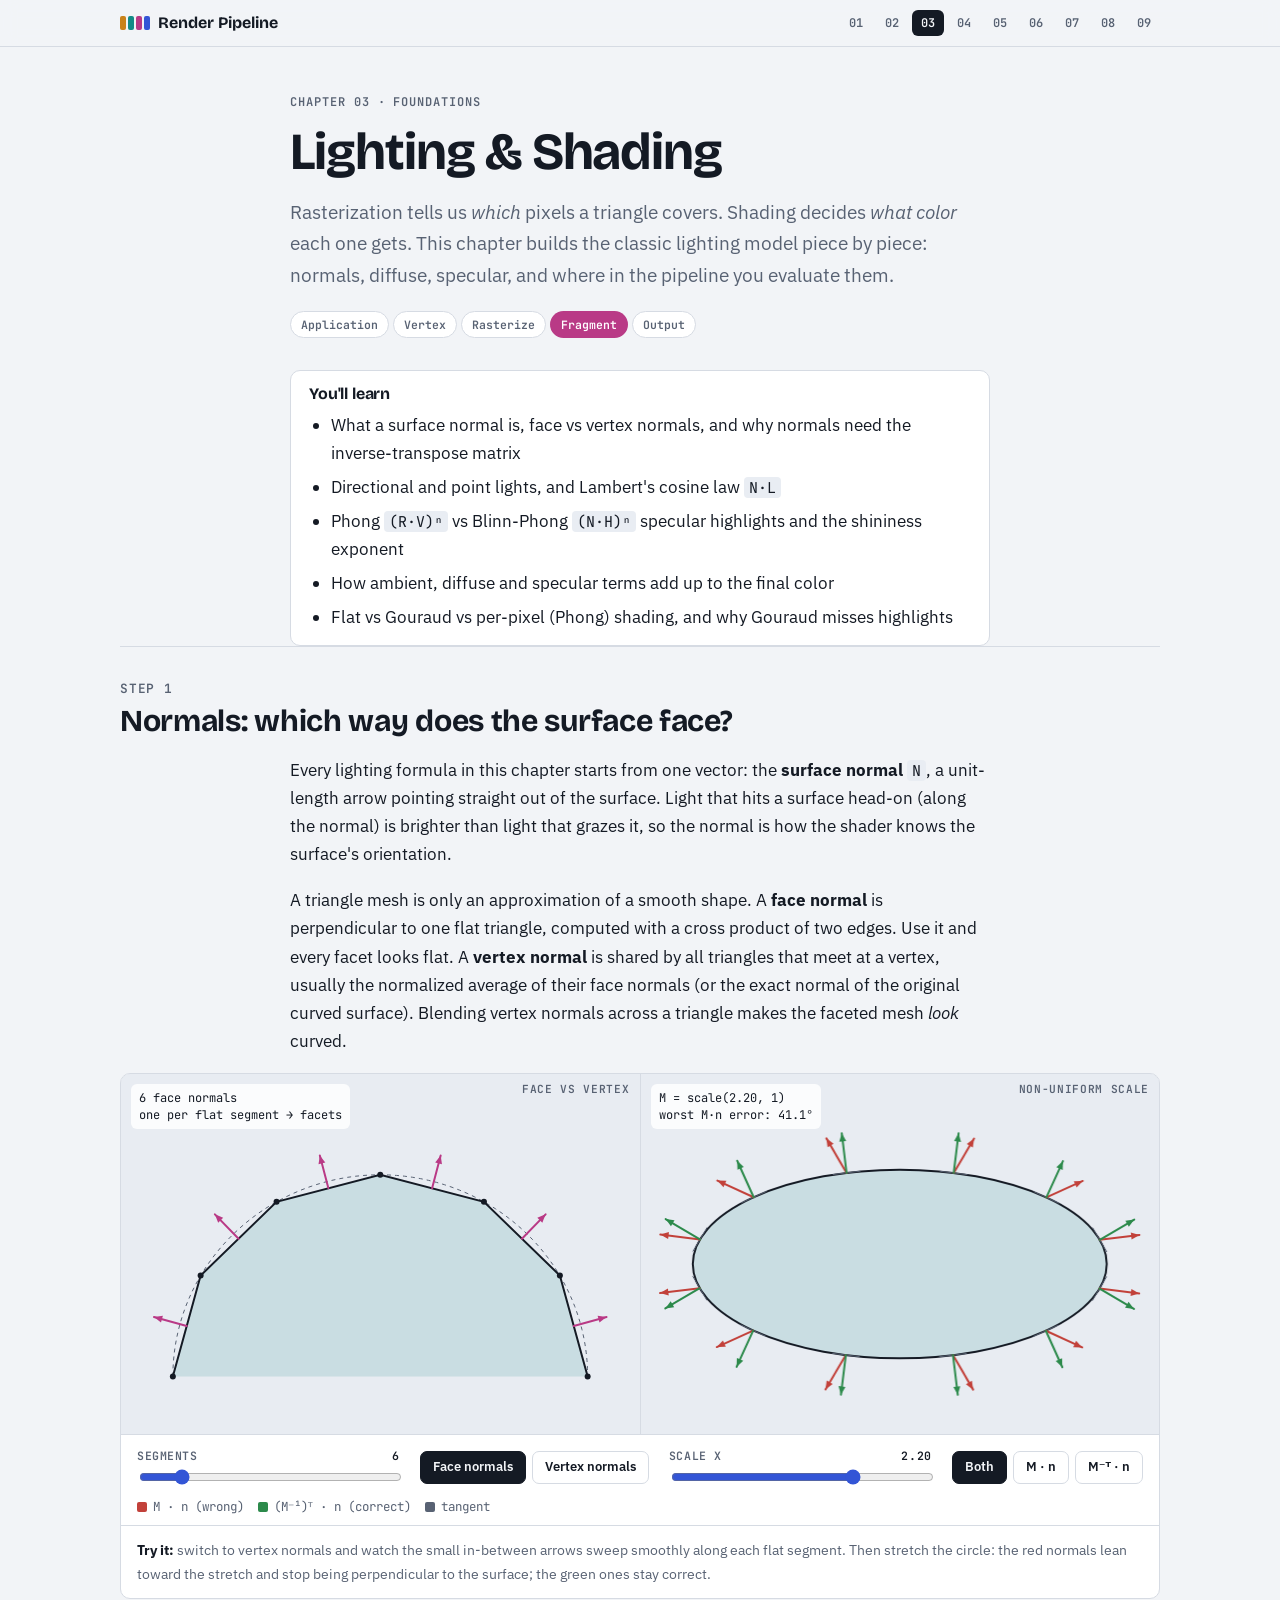
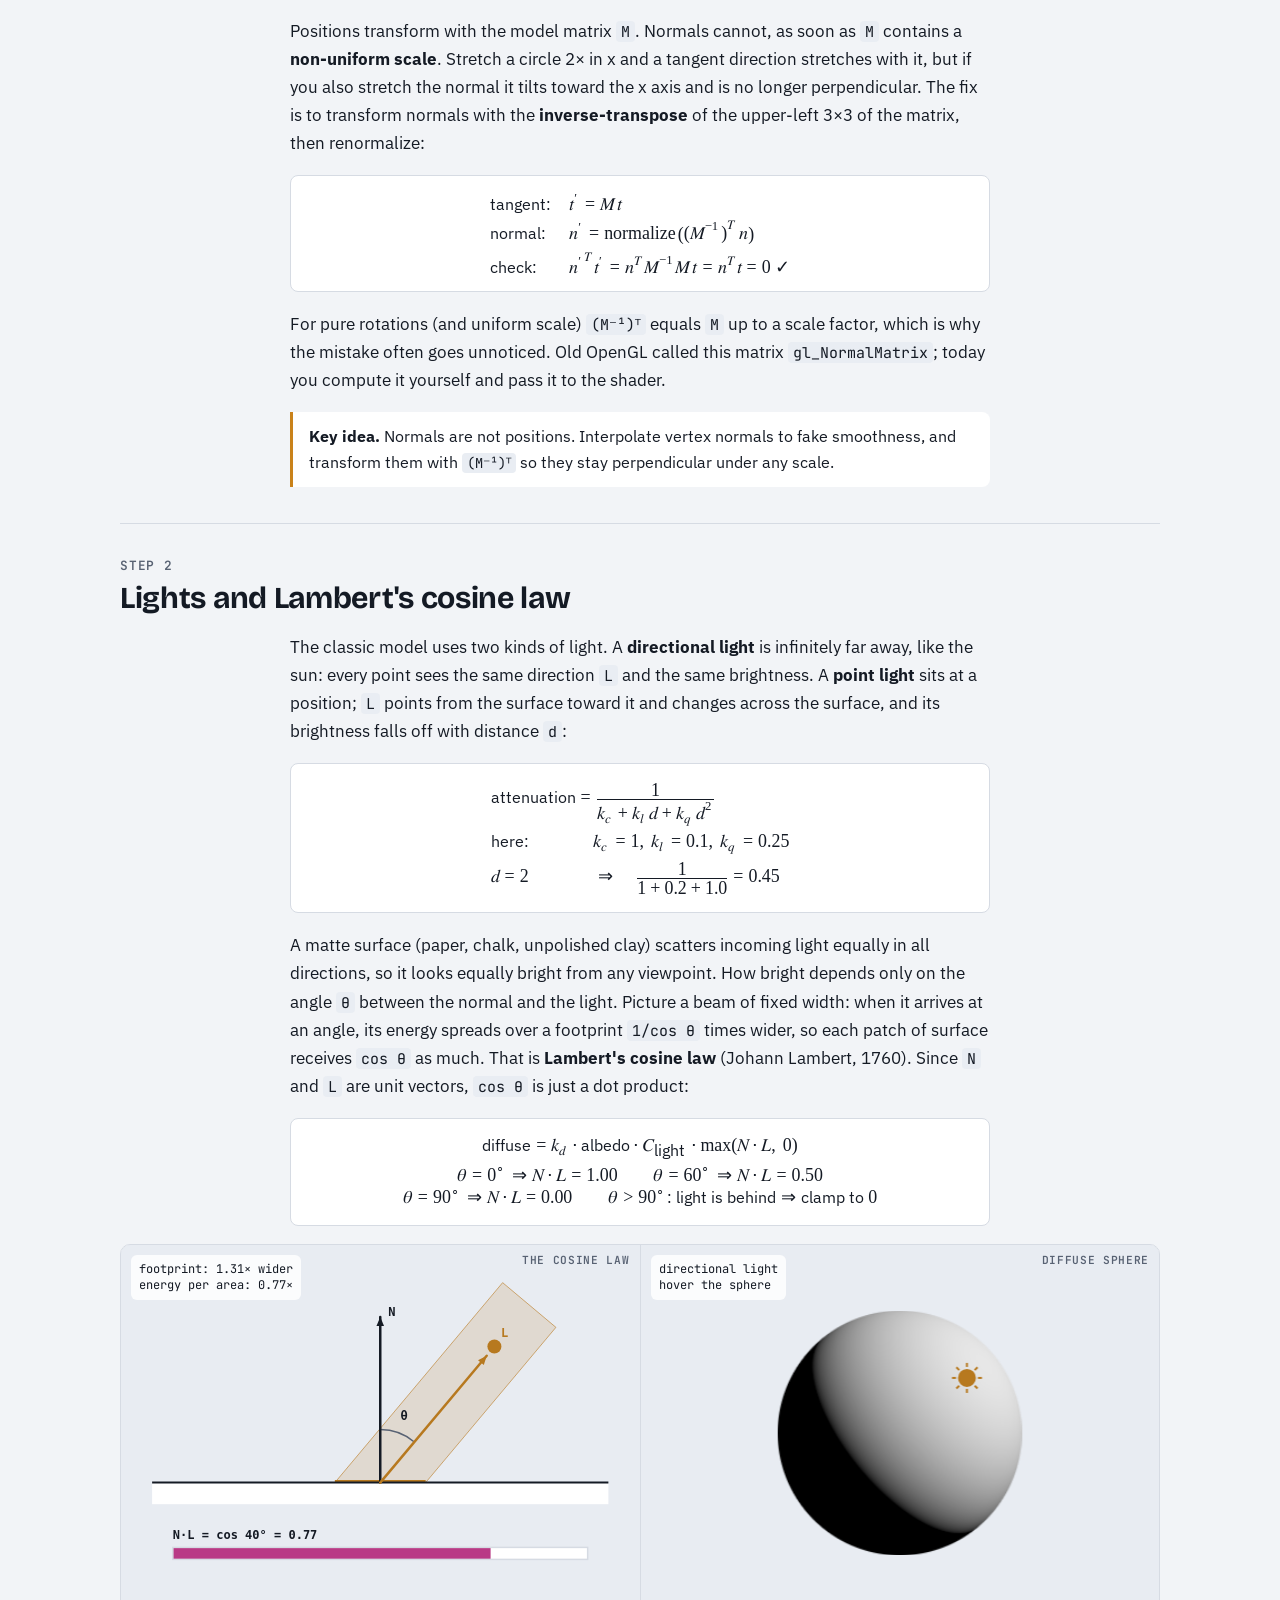
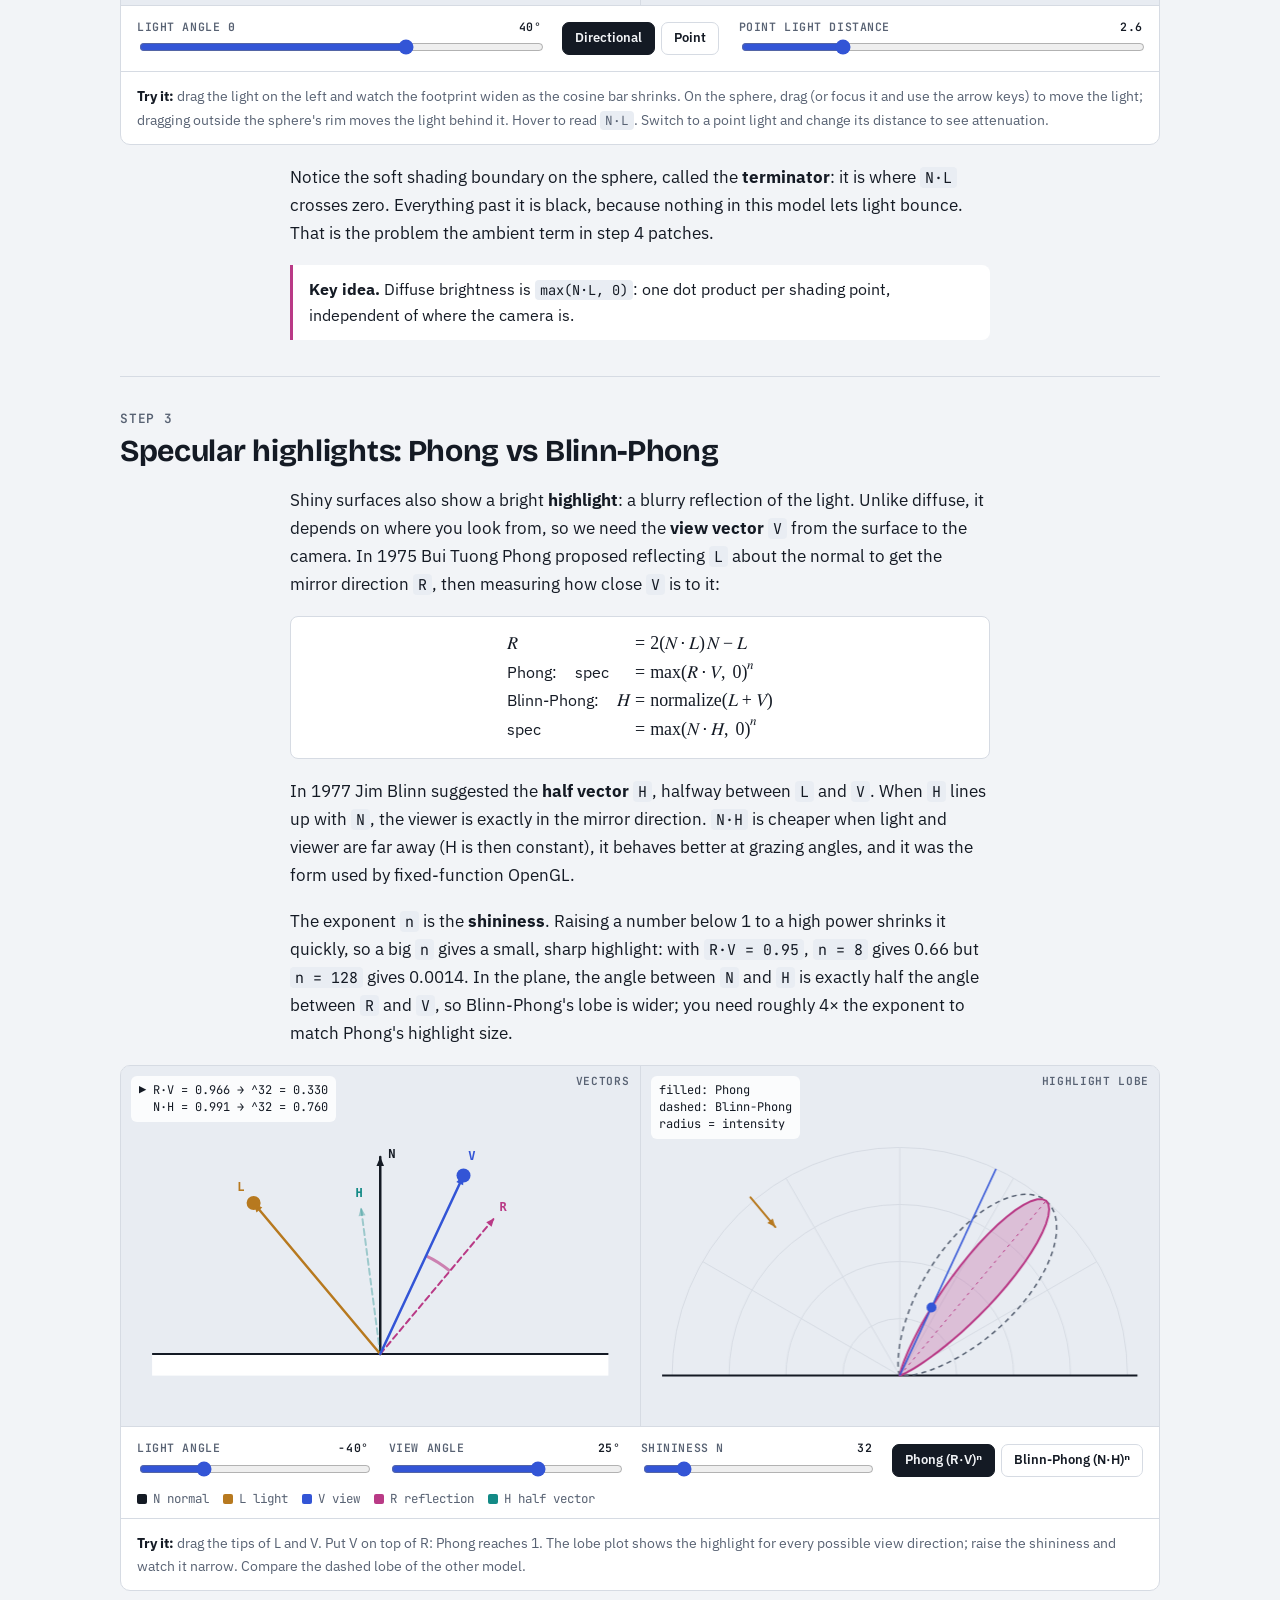
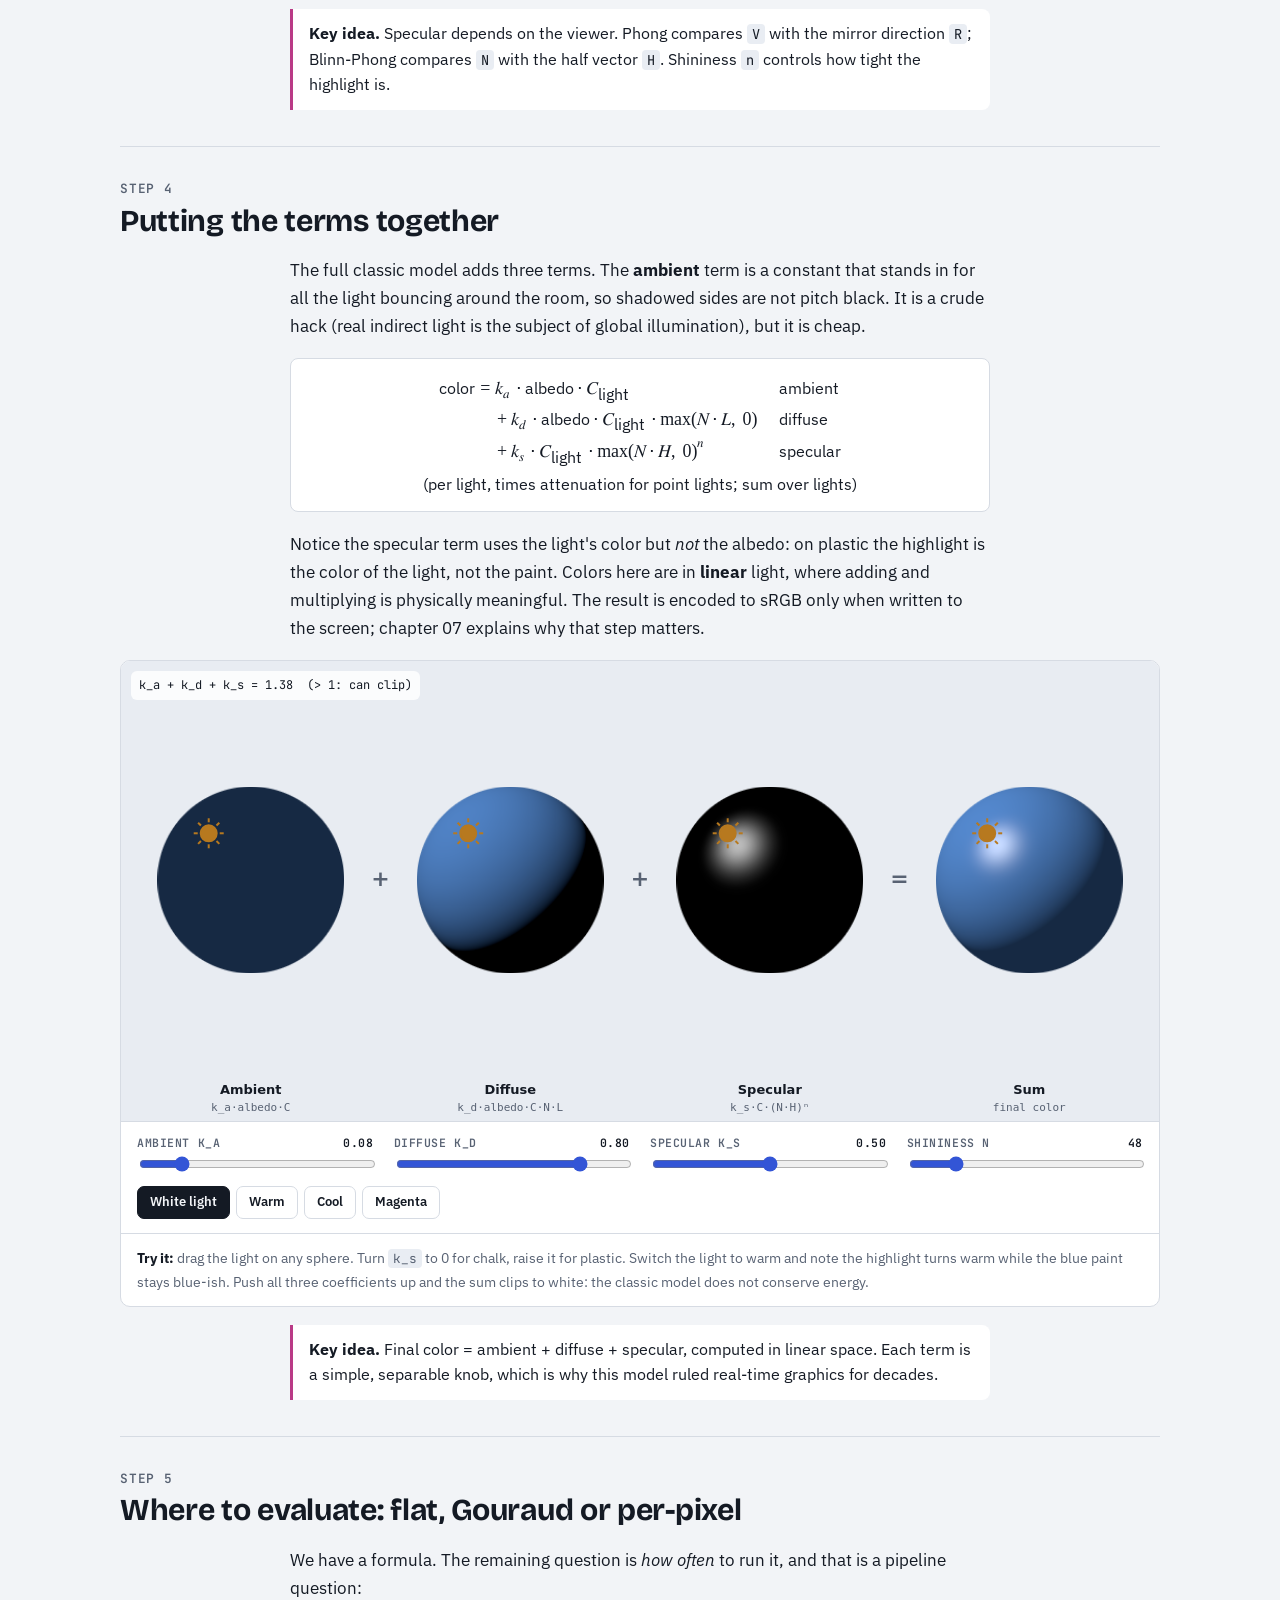
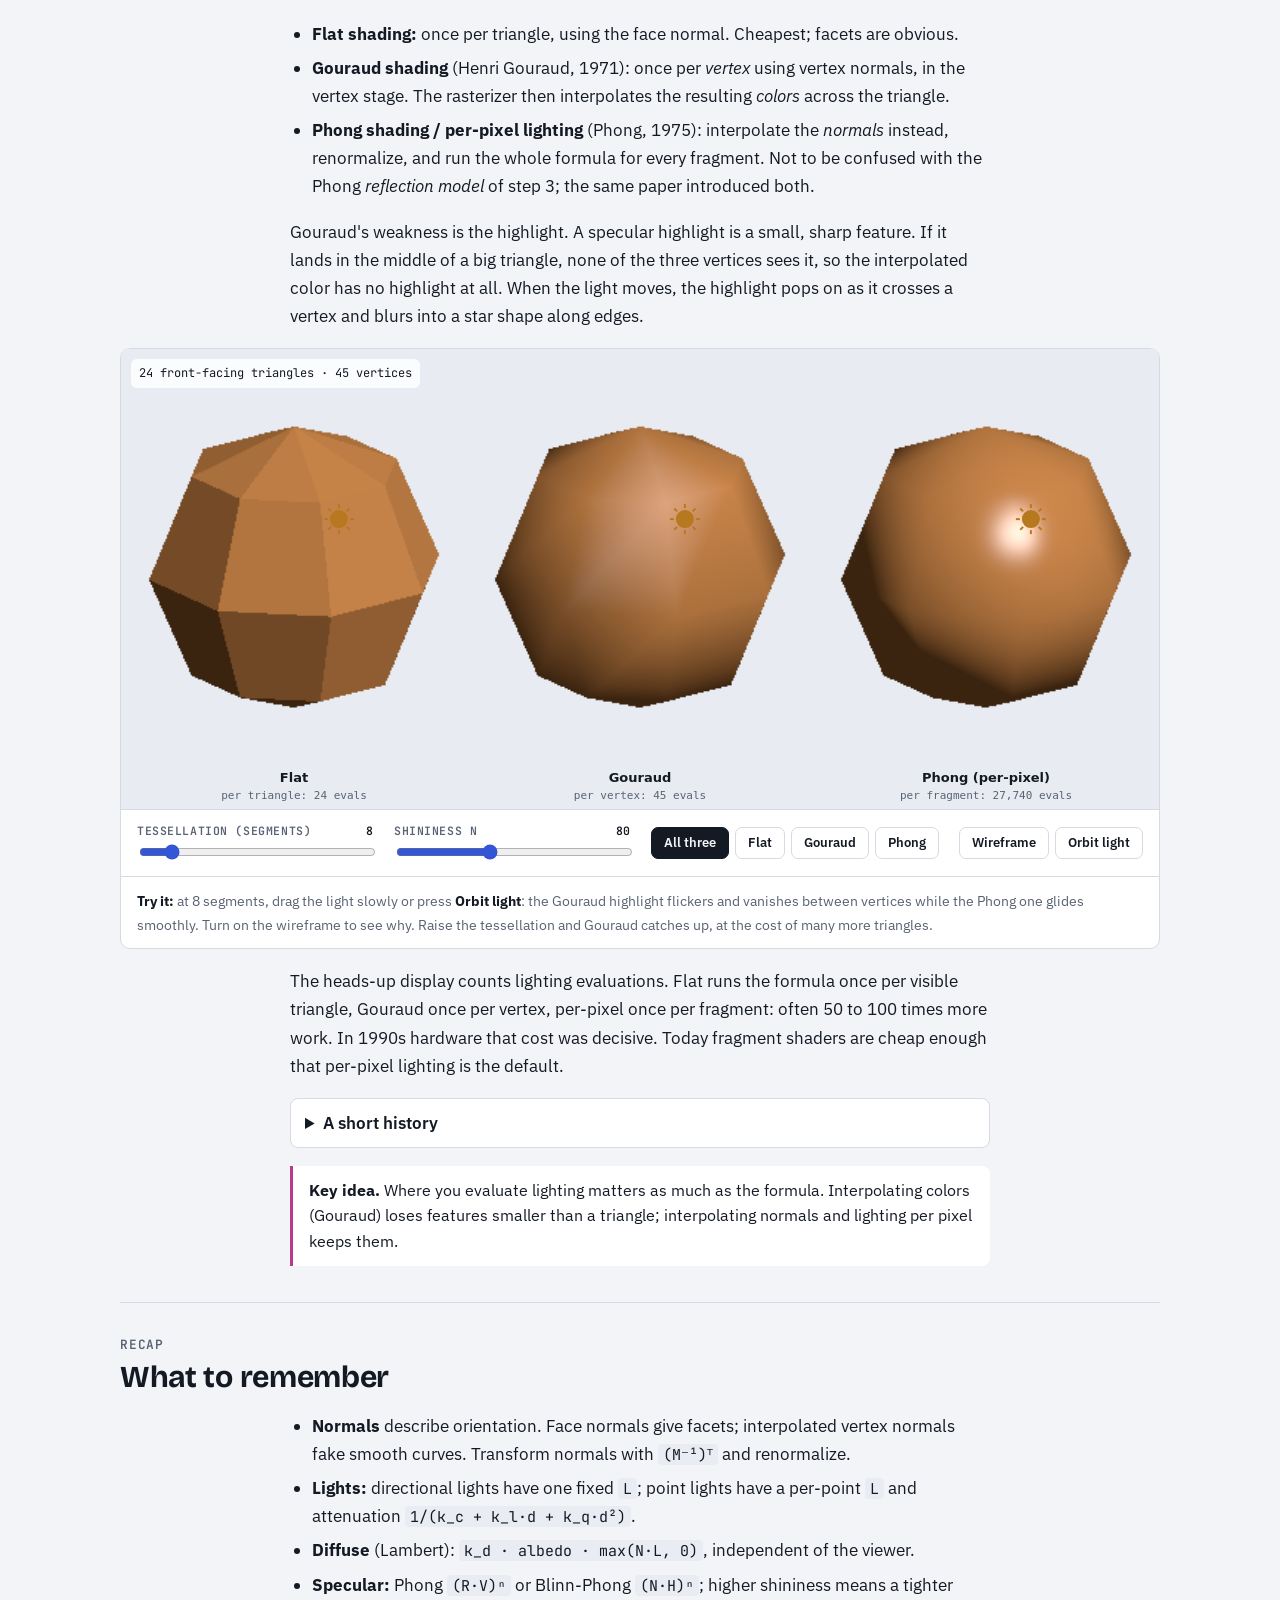
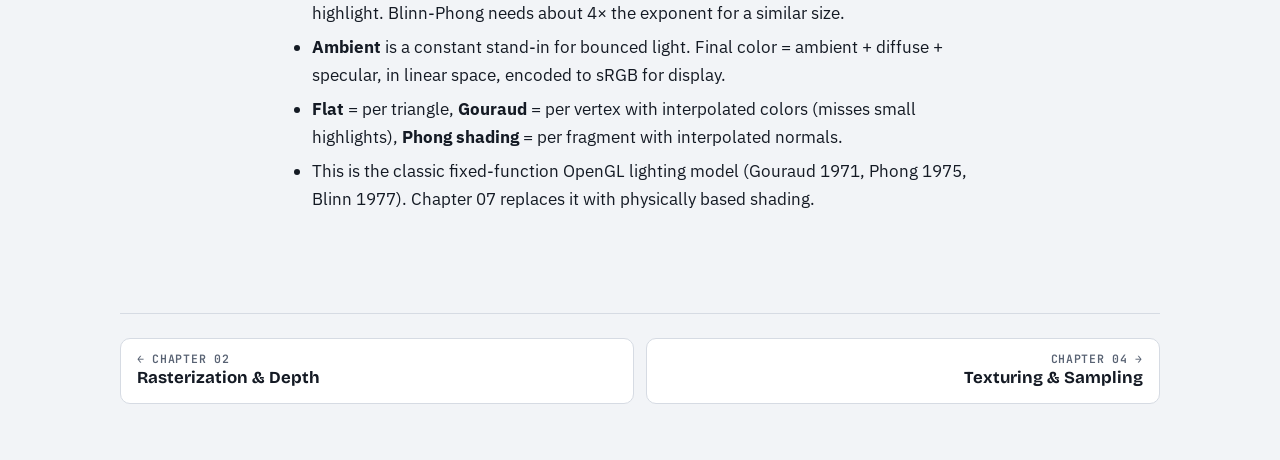
<file: topics/03-shading.html>
<!doctype html>
<html lang="en">
<head>
<meta charset="utf-8">
<meta name="viewport" content="width=device-width, initial-scale=1, viewport-fit=cover">
<title>Lighting & Shading · Render Pipeline</title>
<link rel="stylesheet" href="../assets/style.css?v=2">
<style>
  .swatch { display: inline-block; width: 0.8em; height: 0.8em; border-radius: 2px; vertical-align: -1px; margin-right: 4px; }
  .sw-n { background: var(--ink); } .sw-l { background: var(--warn); } .sw-v { background: var(--out); }
  .sw-r { background: var(--frag); } .sw-h { background: var(--ras); } .sw-good { background: var(--good); } .sw-bad { background: var(--bad); }
  .viz .legend { padding: 0 16px 12px; }
  .history { display: grid; gap: 8px; }
</style>
</head>
<body data-topic="03">
<header class="topbar"><div class="topbar-inner"></div></header>
<main class="lesson">
  <section class="hero">
    <p class="eyebrow">Chapter 03 · Foundations</p>
    <h1>Lighting & Shading</h1>
    <p class="lede">Rasterization tells us <em>which</em> pixels a triangle covers. Shading decides <em>what color</em> each one gets. This chapter builds the classic lighting model piece by piece: normals, diffuse, specular, and where in the pipeline you evaluate them.</p>
    <div class="stage-band"><span class="app">Application</span><span class="vtx">Vertex</span><span class="ras">Rasterize</span><span class="on frag">Fragment</span><span class="out">Output</span></div>
  </section>
  <aside class="objectives"><h2>You'll learn</h2><ul>
    <li>What a surface normal is, face vs vertex normals, and why normals need the inverse-transpose matrix</li>
    <li>Directional and point lights, and Lambert's cosine law <code>N·L</code></li>
    <li>Phong <code>(R·V)ⁿ</code> vs Blinn-Phong <code>(N·H)ⁿ</code> specular highlights and the shininess exponent</li>
    <li>How ambient, diffuse and specular terms add up to the final color</li>
    <li>Flat vs Gouraud vs per-pixel (Phong) shading, and why Gouraud misses highlights</li>
  </ul></aside>

  <!-- STEP 1 -->
  <section class="step" id="normals">
    <h2><span class="step-no">STEP 1</span>Normals: which way does the surface face?</h2>
    <p>Every lighting formula in this chapter starts from one vector: the <b>surface normal</b> <code>N</code>, a unit-length arrow pointing straight out of the surface. Light that hits a surface head-on (along the normal) is brighter than light that grazes it, so the normal is how the shader knows the surface's orientation.</p>
    <p>A triangle mesh is only an approximation of a smooth shape. A <b>face normal</b> is perpendicular to one flat triangle, computed with a cross product of two edges. Use it and every facet looks flat. A <b>vertex normal</b> is shared by all triangles that meet at a vertex, usually the normalized average of their face normals (or the exact normal of the original curved surface). Blending vertex normals across a triangle makes the faceted mesh <em>look</em> curved.</p>
    <figure class="viz">
      <div class="viz-split">
        <div class="viz-stage"><canvas id="nrm-a" aria-label="Cross-section of a curved surface approximated by straight segments, showing face normals or smoothed vertex normals"></canvas><div class="hud" id="nrm-a-hud"></div><span class="pane-label">Face vs vertex</span></div>
        <div class="viz-stage"><canvas id="nrm-b" aria-label="A circle stretched horizontally into an ellipse, with normals transformed by the model matrix (wrong) and by its inverse-transpose (correct)"></canvas><div class="hud" id="nrm-b-hud"></div><span class="pane-label">Non-uniform scale</span></div>
      </div>
      <div class="controls">
        <div class="control"><label for="nrm-seg">Segments <output for="nrm-seg"></output></label><input type="range" id="nrm-seg" min="3" max="24" value="6"></div>
        <div class="btn-row" id="nrm-mode" role="group" aria-label="Normal type"><button class="btn" data-value="face" aria-pressed="true">Face normals</button><button class="btn" data-value="vertex">Vertex normals</button></div>
        <div class="control"><label for="nrm-sx">Scale X <output for="nrm-sx"></output></label><input type="range" id="nrm-sx" min="0.3" max="3" step="0.05" value="2.2"></div>
        <div class="btn-row" id="nrm-show" role="group" aria-label="Which transformed normals to show"><button class="btn" data-value="both" aria-pressed="true">Both</button><button class="btn" data-value="naive">M · n</button><button class="btn" data-value="correct">M⁻ᵀ · n</button></div>
      </div>
      <div class="legend"><span><i class="sw-bad" style="background:var(--bad)"></i>M · n (wrong)</span><span><i style="background:var(--good)"></i>(M⁻¹)ᵀ · n (correct)</span><span><i style="background:var(--muted)"></i>tangent</span></div>
      <figcaption><b>Try it:</b> switch to vertex normals and watch the small in-between arrows sweep smoothly along each flat segment. Then stretch the circle: the red normals lean toward the stretch and stop being perpendicular to the surface; the green ones stay correct.</figcaption>
    </figure>
    <p>Positions transform with the model matrix <code>M</code>. Normals cannot, as soon as <code>M</code> contains a <b>non-uniform scale</b>. Stretch a circle 2× in x and a tangent direction stretches with it, but if you also stretch the normal it tilts toward the x axis and is no longer perpendicular. The fix is to transform normals with the <b>inverse-transpose</b> of the upper-left 3×3 of the matrix, then renormalize:</p>
    <div class="math"><span class="katex"><math xmlns="http://www.w3.org/1998/Math/MathML" display="block"><semantics><mtable rowspacing="0.25em" columnalign="right left" columnspacing="0em"><mtr><mtd><mstyle scriptlevel="0" displaystyle="true"><mtext>tangent:</mtext></mstyle></mtd><mtd><mstyle scriptlevel="0" displaystyle="true"><mrow><mrow></mrow><mspace width="1em"/><msup><mi>t</mi><mo mathvariant="normal" lspace="0em" rspace="0em">′</mo></msup><mo>=</mo><mi>M</mi><mtext> </mtext><mi>t</mi></mrow></mstyle></mtd></mtr><mtr><mtd><mstyle scriptlevel="0" displaystyle="true"><mtext>normal:</mtext></mstyle></mtd><mtd><mstyle scriptlevel="0" displaystyle="true"><mrow><mrow></mrow><mspace width="1em"/><msup><mi>n</mi><mo mathvariant="normal" lspace="0em" rspace="0em">′</mo></msup><mo>=</mo><mi mathvariant="normal">normalize</mi><mo>⁡</mo><mtext> ⁣</mtext><mo fence="false" stretchy="true" minsize="1.2em" maxsize="1.2em">(</mo><mo stretchy="false">(</mo><msup><mi>M</mi><mrow><mo>−</mo><mn>1</mn></mrow></msup><msup><mo stretchy="false">)</mo><mi mathvariant="sans-serif">T</mi></msup><mtext> </mtext><mi>n</mi><mo fence="false" stretchy="true" minsize="1.2em" maxsize="1.2em">)</mo></mrow></mstyle></mtd></mtr><mtr><mtd><mstyle scriptlevel="0" displaystyle="true"><mtext>check:</mtext></mstyle></mtd><mtd><mstyle scriptlevel="0" displaystyle="true"><mrow><mrow></mrow><mspace width="1em"/><msup><msup><mi>n</mi><mo mathvariant="normal" lspace="0em" rspace="0em">′</mo></msup><mi mathvariant="sans-serif">T</mi></msup><msup><mi>t</mi><mo mathvariant="normal" lspace="0em" rspace="0em">′</mo></msup><mo>=</mo><msup><mi>n</mi><mi mathvariant="sans-serif">T</mi></msup><msup><mi>M</mi><mrow><mo>−</mo><mn>1</mn></mrow></msup><mi>M</mi><mtext> </mtext><mi>t</mi><mo>=</mo><msup><mi>n</mi><mi mathvariant="sans-serif">T</mi></msup><mi>t</mi><mo>=</mo><mn>0</mn><mtext> </mtext><mi mathvariant="normal">✓</mi></mrow></mstyle></mtd></mtr></mtable><annotation encoding="application/x-tex">\begin{aligned}
\text{tangent:} &amp;\quad t&#x27; = M\,t\\
\text{normal:} &amp;\quad n&#x27; = \operatorname{normalize}\!\big((M^{-1})^{\mathsf T}\, n\big)\\
\text{check:} &amp;\quad {n&#x27;}^{\mathsf T} t&#x27; = n^{\mathsf T} M^{-1} M\, t = n^{\mathsf T} t = 0 \ \checkmark
\end{aligned}</annotation></semantics></math></span></div>
    <p>For pure rotations (and uniform scale) <code>(M⁻¹)ᵀ</code> equals <code>M</code> up to a scale factor, which is why the mistake often goes unnoticed. Old OpenGL called this matrix <code>gl_NormalMatrix</code>; today you compute it yourself and pass it to the shader.</p>
    <div class="callout vtx"><strong>Key idea.</strong> Normals are not positions. Interpolate vertex normals to fake smoothness, and transform them with <code>(M⁻¹)ᵀ</code> so they stay perpendicular under any scale.</div>
  </section>

  <!-- STEP 2 -->
  <section class="step" id="lambert">
    <h2><span class="step-no">STEP 2</span>Lights and Lambert's cosine law</h2>
    <p>The classic model uses two kinds of light. A <b>directional light</b> is infinitely far away, like the sun: every point sees the same direction <code>L</code> and the same brightness. A <b>point light</b> sits at a position; <code>L</code> points from the surface toward it and changes across the surface, and its brightness falls off with distance <code>d</code>:</p>
    <div class="math"><span class="katex"><math xmlns="http://www.w3.org/1998/Math/MathML" display="block"><semantics><mtable rowspacing="0.25em" columnalign="right left" columnspacing="0em"><mtr><mtd><mstyle scriptlevel="0" displaystyle="true"><mtext>attenuation</mtext></mstyle></mtd><mtd><mstyle scriptlevel="0" displaystyle="true"><mrow><mrow></mrow><mo>=</mo><mfrac><mn>1</mn><mrow><msub><mi>k</mi><mi>c</mi></msub><mo>+</mo><msub><mi>k</mi><mi>l</mi></msub><mtext> </mtext><mi>d</mi><mo>+</mo><msub><mi>k</mi><mi>q</mi></msub><mtext> </mtext><msup><mi>d</mi><mn>2</mn></msup></mrow></mfrac></mrow></mstyle></mtd></mtr><mtr><mtd><mstyle scriptlevel="0" displaystyle="true"><mtext>here:</mtext></mstyle></mtd><mtd><mstyle scriptlevel="0" displaystyle="true"><mrow><mrow></mrow><mspace width="1em"/><msub><mi>k</mi><mi>c</mi></msub><mo>=</mo><mn>1</mn><mo separator="true">,</mo><mtext> </mtext><msub><mi>k</mi><mi>l</mi></msub><mo>=</mo><mn>0.1</mn><mo separator="true">,</mo><mtext> </mtext><msub><mi>k</mi><mi>q</mi></msub><mo>=</mo><mn>0.25</mn></mrow></mstyle></mtd></mtr><mtr><mtd><mstyle scriptlevel="0" displaystyle="true"><mrow><mi>d</mi><mo>=</mo><mn>2</mn></mrow></mstyle></mtd><mtd><mstyle scriptlevel="0" displaystyle="true"><mrow><mrow></mrow><mspace width="1em"/><mo>⇒</mo><mspace width="1em"/><mfrac><mn>1</mn><mrow><mn>1</mn><mo>+</mo><mn>0.2</mn><mo>+</mo><mn>1.0</mn></mrow></mfrac><mo>=</mo><mn>0.45</mn></mrow></mstyle></mtd></mtr></mtable><annotation encoding="application/x-tex">\begin{aligned}
\text{attenuation} &amp;= \frac{1}{k_c + k_l\, d + k_q\, d^2}\\[4pt]
\text{here:} &amp;\quad k_c = 1,\ k_l = 0.1,\ k_q = 0.25\\
d = 2 &amp;\quad\Rightarrow\quad \frac{1}{1 + 0.2 + 1.0} = 0.45
\end{aligned}</annotation></semantics></math></span></div>
    <p>A matte surface (paper, chalk, unpolished clay) scatters incoming light equally in all directions, so it looks equally bright from any viewpoint. How bright depends only on the angle <code>θ</code> between the normal and the light. Picture a beam of fixed width: when it arrives at an angle, its energy spreads over a footprint <code>1/cos θ</code> times wider, so each patch of surface receives <code>cos θ</code> as much. That is <b>Lambert's cosine law</b> (Johann Lambert, 1760). Since <code>N</code> and <code>L</code> are unit vectors, <code>cos θ</code> is just a dot product:</p>
    <div class="math"><span class="katex"><math xmlns="http://www.w3.org/1998/Math/MathML" display="block"><semantics><mtable rowspacing="0.25em" columnalign="center" columnspacing="0em"><mtr><mtd><mstyle scriptlevel="0" displaystyle="true"><mrow><mtext>diffuse</mtext><mo>=</mo><msub><mi>k</mi><mi>d</mi></msub><mo>⋅</mo><mtext>albedo</mtext><mo>⋅</mo><msub><mi>C</mi><mtext>light</mtext></msub><mo>⋅</mo><mi>max</mi><mo>⁡</mo><mo stretchy="false">(</mo><mi>N</mi><mo>⋅</mo><mi>L</mi><mo separator="true">,</mo><mtext> </mtext><mn>0</mn><mo stretchy="false">)</mo></mrow></mstyle></mtd></mtr><mtr><mtd><mstyle scriptlevel="0" displaystyle="true"><mrow><mi>θ</mi><mo>=</mo><msup><mn>0</mn><mo>∘</mo></msup><mo>⇒</mo><mi>N</mi><mo>⋅</mo><mi>L</mi><mo>=</mo><mn>1.00</mn><mspace width="2em"/><mi>θ</mi><mo>=</mo><mn>6</mn><msup><mn>0</mn><mo>∘</mo></msup><mo>⇒</mo><mi>N</mi><mo>⋅</mo><mi>L</mi><mo>=</mo><mn>0.50</mn></mrow></mstyle></mtd></mtr><mtr><mtd><mstyle scriptlevel="0" displaystyle="true"><mrow><mi>θ</mi><mo>=</mo><mn>9</mn><msup><mn>0</mn><mo>∘</mo></msup><mo>⇒</mo><mi>N</mi><mo>⋅</mo><mi>L</mi><mo>=</mo><mn>0.00</mn><mspace width="2em"/><mi>θ</mi><mo>&gt;</mo><mn>9</mn><msup><mn>0</mn><mo>∘</mo></msup><mtext>: light is behind</mtext><mo>⇒</mo><mtext>clamp to </mtext><mn>0</mn></mrow></mstyle></mtd></mtr></mtable><annotation encoding="application/x-tex">\begin{gathered}
\text{diffuse} = k_d \cdot \text{albedo} \cdot C_{\text{light}} \cdot \max(N \cdot L,\ 0)\\[6pt]
\theta = 0^\circ \Rightarrow N \cdot L = 1.00 \qquad \theta = 60^\circ \Rightarrow N \cdot L = 0.50\\
\theta = 90^\circ \Rightarrow N \cdot L = 0.00 \qquad \theta &gt; 90^\circ\text{: light is behind} \Rightarrow \text{clamp to } 0
\end{gathered}</annotation></semantics></math></span></div>
    <figure class="viz">
      <div class="viz-split">
        <div class="viz-stage"><canvas id="lam-a" aria-label="Side view of a surface with its normal N, a light direction L you can drag, the beam footprint and a cosine bar"></canvas><div class="hud" id="lam-a-hud"></div><span class="pane-label">The cosine law</span></div>
        <div class="viz-stage"><canvas id="lam-b" aria-label="A matte sphere lit by a light you can drag or move with arrow keys; hover to read N·L at a point" tabindex="0"></canvas><div class="hud" id="lam-b-hud"></div><span class="pane-label">Diffuse sphere</span></div>
      </div>
      <div class="controls">
        <div class="control"><label for="lam-th">Light angle θ <output for="lam-th"></output></label><input type="range" id="lam-th" min="-120" max="120" value="40"></div>
        <div class="btn-row" id="lam-type" role="group" aria-label="Light type"><button class="btn" data-value="dir" aria-pressed="true">Directional</button><button class="btn" data-value="point">Point</button></div>
        <div class="control"><label for="lam-dist">Point light distance <output for="lam-dist"></output></label><input type="range" id="lam-dist" min="1.5" max="6" step="0.1" value="2.6"></div>
      </div>
      <figcaption><b>Try it:</b> drag the light on the left and watch the footprint widen as the cosine bar shrinks. On the sphere, drag (or focus it and use the arrow keys) to move the light; dragging outside the sphere's rim moves the light behind it. Hover to read <code>N·L</code>. Switch to a point light and change its distance to see attenuation.</figcaption>
    </figure>
    <p>Notice the soft shading boundary on the sphere, called the <b>terminator</b>: it is where <code>N·L</code> crosses zero. Everything past it is black, because nothing in this model lets light bounce. That is the problem the ambient term in step 4 patches.</p>
    <div class="callout frag"><strong>Key idea.</strong> Diffuse brightness is <code>max(N·L, 0)</code>: one dot product per shading point, independent of where the camera is.</div>
  </section>

  <!-- STEP 3 -->
  <section class="step" id="specular">
    <h2><span class="step-no">STEP 3</span>Specular highlights: Phong vs Blinn-Phong</h2>
    <p>Shiny surfaces also show a bright <b>highlight</b>: a blurry reflection of the light. Unlike diffuse, it depends on where you look from, so we need the <b>view vector</b> <code>V</code> from the surface to the camera. In 1975 Bui Tuong Phong proposed reflecting <code>L</code> about the normal to get the mirror direction <code>R</code>, then measuring how close <code>V</code> is to it:</p>
    <div class="math"><span class="katex"><math xmlns="http://www.w3.org/1998/Math/MathML" display="block"><semantics><mtable rowspacing="0.25em" columnalign="right left" columnspacing="0em"><mtr><mtd><mstyle scriptlevel="0" displaystyle="true"><mi>R</mi></mstyle></mtd><mtd><mstyle scriptlevel="0" displaystyle="true"><mrow><mrow></mrow><mo>=</mo><mn>2</mn><mo stretchy="false">(</mo><mi>N</mi><mo>⋅</mo><mi>L</mi><mo stretchy="false">)</mo><mtext> </mtext><mi>N</mi><mo>−</mo><mi>L</mi></mrow></mstyle></mtd></mtr><mtr><mtd><mstyle scriptlevel="0" displaystyle="true"><mrow><mtext>Phong:</mtext><mspace width="1em"/><mtext>spec</mtext></mrow></mstyle></mtd><mtd><mstyle scriptlevel="0" displaystyle="true"><mrow><mrow></mrow><mo>=</mo><mi>max</mi><mo>⁡</mo><mo stretchy="false">(</mo><mi>R</mi><mo>⋅</mo><mi>V</mi><mo separator="true">,</mo><mtext> </mtext><mn>0</mn><msup><mo stretchy="false">)</mo><mi>n</mi></msup></mrow></mstyle></mtd></mtr><mtr><mtd><mstyle scriptlevel="0" displaystyle="true"><mrow><mtext>Blinn-Phong:</mtext><mspace width="1em"/><mi>H</mi></mrow></mstyle></mtd><mtd><mstyle scriptlevel="0" displaystyle="true"><mrow><mrow></mrow><mo>=</mo><mi mathvariant="normal">normalize</mi><mo>⁡</mo><mo stretchy="false">(</mo><mi>L</mi><mo>+</mo><mi>V</mi><mo stretchy="false">)</mo></mrow></mstyle></mtd></mtr><mtr><mtd><mstyle scriptlevel="0" displaystyle="true"><mtext>spec</mtext></mstyle></mtd><mtd><mstyle scriptlevel="0" displaystyle="true"><mrow><mrow></mrow><mo>=</mo><mi>max</mi><mo>⁡</mo><mo stretchy="false">(</mo><mi>N</mi><mo>⋅</mo><mi>H</mi><mo separator="true">,</mo><mtext> </mtext><mn>0</mn><msup><mo stretchy="false">)</mo><mi>n</mi></msup></mrow></mstyle></mtd></mtr></mtable><annotation encoding="application/x-tex">\begin{aligned}
R &amp;= 2(N \cdot L)\,N - L\\[6pt]
\text{Phong:} \quad \text{spec} &amp;= \max(R \cdot V,\ 0)^n\\[4pt]
\text{Blinn-Phong:} \quad H &amp;= \operatorname{normalize}(L + V)\\
\text{spec} &amp;= \max(N \cdot H,\ 0)^n
\end{aligned}</annotation></semantics></math></span></div>
    <p>In 1977 Jim Blinn suggested the <b>half vector</b> <code>H</code>, halfway between <code>L</code> and <code>V</code>. When <code>H</code> lines up with <code>N</code>, the viewer is exactly in the mirror direction. <code>N·H</code> is cheaper when light and viewer are far away (H is then constant), it behaves better at grazing angles, and it was the form used by fixed-function OpenGL.</p>
    <p>The exponent <code>n</code> is the <b>shininess</b>. Raising a number below 1 to a high power shrinks it quickly, so a big <code>n</code> gives a small, sharp highlight: with <code>R·V = 0.95</code>, <code>n = 8</code> gives 0.66 but <code>n = 128</code> gives 0.0014. In the plane, the angle between <code>N</code> and <code>H</code> is exactly half the angle between <code>R</code> and <code>V</code>, so Blinn-Phong's lobe is wider; you need roughly 4× the exponent to match Phong's highlight size.</p>
    <figure class="viz">
      <div class="viz-split">
        <div class="viz-stage"><canvas id="spec-a" aria-label="Diagram of the normal N, light L, view V, reflection R and half vector H; drag L or V"></canvas><div class="hud" id="spec-a-hud"></div><span class="pane-label">Vectors</span></div>
        <div class="viz-stage"><canvas id="spec-b" aria-label="Polar plot of specular intensity for every view direction, with the current model filled and the other dashed"></canvas><div class="hud" id="spec-b-hud"></div><span class="pane-label">Highlight lobe</span></div>
      </div>
      <div class="controls">
        <div class="control"><label for="spec-l">Light angle <output for="spec-l"></output></label><input type="range" id="spec-l" min="-85" max="85" value="-40"></div>
        <div class="control"><label for="spec-v">View angle <output for="spec-v"></output></label><input type="range" id="spec-v" min="-85" max="85" value="25"></div>
        <div class="control"><label for="spec-n">Shininess n <output for="spec-n"></output></label><input type="range" id="spec-n" min="1" max="200" value="32"></div>
        <div class="btn-row" id="spec-model" role="group" aria-label="Specular model"><button class="btn" data-value="phong" aria-pressed="true">Phong (R·V)ⁿ</button><button class="btn" data-value="blinn">Blinn-Phong (N·H)ⁿ</button></div>
      </div>
      <div class="legend"><span><i class="sw-n"></i>N normal</span><span><i class="sw-l"></i>L light</span><span><i class="sw-v"></i>V view</span><span><i class="sw-r"></i>R reflection</span><span><i class="sw-h"></i>H half vector</span></div>
      <figcaption><b>Try it:</b> drag the tips of L and V. Put V on top of R: Phong reaches 1. The lobe plot shows the highlight for every possible view direction; raise the shininess and watch it narrow. Compare the dashed lobe of the other model.</figcaption>
    </figure>
    <div class="callout frag"><strong>Key idea.</strong> Specular depends on the viewer. Phong compares <code>V</code> with the mirror direction <code>R</code>; Blinn-Phong compares <code>N</code> with the half vector <code>H</code>. Shininess <code>n</code> controls how tight the highlight is.</div>
  </section>

  <!-- STEP 4 -->
  <section class="step" id="terms">
    <h2><span class="step-no">STEP 4</span>Putting the terms together</h2>
    <p>The full classic model adds three terms. The <b>ambient</b> term is a constant that stands in for all the light bouncing around the room, so shadowed sides are not pitch black. It is a crude hack (real indirect light is the subject of global illumination), but it is cheap.</p>
    <div class="math"><span class="katex"><math xmlns="http://www.w3.org/1998/Math/MathML" display="block"><semantics><mtable rowspacing="0.25em" columnalign="center" columnspacing="0em"><mtr><mtd><mstyle scriptlevel="0" displaystyle="true"><mtable rowspacing="0.25em" columnalign="right left right left" columnspacing="0em 1em 0em"><mtr><mtd><mstyle scriptlevel="0" displaystyle="true"><mtext>color</mtext></mstyle></mtd><mtd><mstyle scriptlevel="0" displaystyle="true"><mrow><mrow></mrow><mo>=</mo><msub><mi>k</mi><mi>a</mi></msub><mo>⋅</mo><mtext>albedo</mtext><mo>⋅</mo><msub><mi>C</mi><mtext>light</mtext></msub></mrow></mstyle></mtd><mtd><mstyle scriptlevel="0" displaystyle="true"><mrow></mrow></mstyle></mtd><mtd><mstyle scriptlevel="0" displaystyle="true"><mrow><mrow></mrow><mtext>ambient</mtext></mrow></mstyle></mtd></mtr><mtr><mtd><mstyle scriptlevel="0" displaystyle="true"><mrow></mrow></mstyle></mtd><mtd><mstyle scriptlevel="0" displaystyle="true"><mrow><mrow></mrow><mspace width="1em"/><mo>+</mo><msub><mi>k</mi><mi>d</mi></msub><mo>⋅</mo><mtext>albedo</mtext><mo>⋅</mo><msub><mi>C</mi><mtext>light</mtext></msub><mo>⋅</mo><mi>max</mi><mo>⁡</mo><mo stretchy="false">(</mo><mi>N</mi><mo>⋅</mo><mi>L</mi><mo separator="true">,</mo><mtext> </mtext><mn>0</mn><mo stretchy="false">)</mo></mrow></mstyle></mtd><mtd><mstyle scriptlevel="0" displaystyle="true"><mrow></mrow></mstyle></mtd><mtd><mstyle scriptlevel="0" displaystyle="true"><mrow><mrow></mrow><mtext>diffuse</mtext></mrow></mstyle></mtd></mtr><mtr><mtd><mstyle scriptlevel="0" displaystyle="true"><mrow></mrow></mstyle></mtd><mtd><mstyle scriptlevel="0" displaystyle="true"><mrow><mrow></mrow><mspace width="1em"/><mo>+</mo><msub><mi>k</mi><mi>s</mi></msub><mo>⋅</mo><msub><mi>C</mi><mtext>light</mtext></msub><mo>⋅</mo><mi>max</mi><mo>⁡</mo><mo stretchy="false">(</mo><mi>N</mi><mo>⋅</mo><mi>H</mi><mo separator="true">,</mo><mtext> </mtext><mn>0</mn><msup><mo stretchy="false">)</mo><mi>n</mi></msup></mrow></mstyle></mtd><mtd><mstyle scriptlevel="0" displaystyle="true"><mrow></mrow></mstyle></mtd><mtd><mstyle scriptlevel="0" displaystyle="true"><mrow><mrow></mrow><mtext>specular</mtext></mrow></mstyle></mtd></mtr></mtable></mstyle></mtd></mtr><mtr><mtd><mstyle scriptlevel="0" displaystyle="true"><mtext>(per light, times attenuation for point lights; sum over lights)</mtext></mstyle></mtd></mtr></mtable><annotation encoding="application/x-tex">\begin{gathered}
\begin{aligned}
\text{color} &amp;= k_a \cdot \text{albedo} \cdot C_{\text{light}} &amp;&amp; \text{ambient}\\
&amp;\quad + k_d \cdot \text{albedo} \cdot C_{\text{light}} \cdot \max(N \cdot L,\ 0) &amp;&amp; \text{diffuse}\\
&amp;\quad + k_s \cdot C_{\text{light}} \cdot \max(N \cdot H,\ 0)^n &amp;&amp; \text{specular}
\end{aligned}\\[6pt]
\text{(per light, times attenuation for point lights; sum over lights)}
\end{gathered}</annotation></semantics></math></span></div>
    <p>Notice the specular term uses the light's color but <em>not</em> the albedo: on plastic the highlight is the color of the light, not the paint. Colors here are in <b>linear</b> light, where adding and multiplying is physically meaningful. The result is encoded to sRGB only when written to the screen; chapter 07 explains why that step matters.</p>
    <figure class="viz">
      <div class="viz-stage"><canvas id="terms-c" class="tall" aria-label="Four spheres showing the ambient, diffuse and specular terms separately and their sum; drag or use arrow keys to move the light" tabindex="0"></canvas><div class="hud" id="terms-hud"></div></div>
      <div class="controls">
        <div class="control"><label for="t-ka">Ambient k_a <output for="t-ka"></output></label><input type="range" id="t-ka" min="0" max="0.5" step="0.01" value="0.08"></div>
        <div class="control"><label for="t-kd">Diffuse k_d <output for="t-kd"></output></label><input type="range" id="t-kd" min="0" max="1" step="0.01" value="0.8"></div>
        <div class="control"><label for="t-ks">Specular k_s <output for="t-ks"></output></label><input type="range" id="t-ks" min="0" max="1" step="0.01" value="0.5"></div>
        <div class="control"><label for="t-n">Shininess n <output for="t-n"></output></label><input type="range" id="t-n" min="2" max="256" value="48"></div>
        <div class="btn-row" id="t-color" role="group" aria-label="Light color"><button class="btn" data-value="white" aria-pressed="true">White light</button><button class="btn" data-value="warm">Warm</button><button class="btn" data-value="cool">Cool</button><button class="btn" data-value="magenta">Magenta</button></div>
      </div>
      <figcaption><b>Try it:</b> drag the light on any sphere. Turn <code>k_s</code> to 0 for chalk, raise it for plastic. Switch the light to warm and note the highlight turns warm while the blue paint stays blue-ish. Push all three coefficients up and the sum clips to white: the classic model does not conserve energy.</figcaption>
    </figure>
    <div class="callout frag"><strong>Key idea.</strong> Final color = ambient + diffuse + specular, computed in linear space. Each term is a simple, separable knob, which is why this model ruled real-time graphics for decades.</div>
  </section>

  <!-- STEP 5 -->
  <section class="step" id="frequency">
    <h2><span class="step-no">STEP 5</span>Where to evaluate: flat, Gouraud or per-pixel</h2>
    <p>We have a formula. The remaining question is <em>how often</em> to run it, and that is a pipeline question:</p>
    <ul>
      <li><b>Flat shading:</b> once per triangle, using the face normal. Cheapest; facets are obvious.</li>
      <li><b>Gouraud shading</b> (Henri Gouraud, 1971): once per <em>vertex</em> using vertex normals, in the vertex stage. The rasterizer then interpolates the resulting <em>colors</em> across the triangle.</li>
      <li><b>Phong shading / per-pixel lighting</b> (Phong, 1975): interpolate the <em>normals</em> instead, renormalize, and run the whole formula for every fragment. Not to be confused with the Phong <em>reflection model</em> of step 3; the same paper introduced both.</li>
    </ul>
    <p>Gouraud's weakness is the highlight. A specular highlight is a small, sharp feature. If it lands in the middle of a big triangle, none of the three vertices sees it, so the interpolated color has no highlight at all. When the light moves, the highlight pops on as it crosses a vertex and blurs into a star shape along edges.</p>
    <figure class="viz">
      <div class="viz-stage"><canvas id="gour" class="tall" aria-label="A low-polygon sphere rendered with flat, Gouraud and per-pixel Phong shading side by side; drag or use arrow keys to move the light" tabindex="0"></canvas><div class="hud" id="gour-hud"></div></div>
      <div class="controls">
        <div class="control"><label for="g-seg">Tessellation (segments) <output for="g-seg"></output></label><input type="range" id="g-seg" min="4" max="40" value="8"></div>
        <div class="control"><label for="g-n">Shininess n <output for="g-n"></output></label><input type="range" id="g-n" min="4" max="200" value="80"></div>
        <div class="btn-row" id="g-mode" role="group" aria-label="Shading mode"><button class="btn" data-value="all" aria-pressed="true">All three</button><button class="btn" data-value="flat">Flat</button><button class="btn" data-value="gouraud">Gouraud</button><button class="btn" data-value="phong">Phong</button></div>
        <div class="btn-row"><button class="btn" id="g-wire" type="button" aria-pressed="false">Wireframe</button><button class="btn" id="g-orbit" type="button" aria-pressed="false">Orbit light</button></div>
      </div>
      <figcaption><b>Try it:</b> at 8 segments, drag the light slowly or press <b>Orbit light</b>: the Gouraud highlight flickers and vanishes between vertices while the Phong one glides smoothly. Turn on the wireframe to see why. Raise the tessellation and Gouraud catches up, at the cost of many more triangles.</figcaption>
    </figure>
    <p>The heads-up display counts lighting evaluations. Flat runs the formula once per visible triangle, Gouraud once per vertex, per-pixel once per fragment: often 50 to 100 times more work. In 1990s hardware that cost was decisive. Today fragment shaders are cheap enough that per-pixel lighting is the default.</p>
    <details class="history"><summary>A short history</summary>
      <p><b>1971:</b> Henri Gouraud publishes smooth shading by interpolating vertex intensities. <b>1975:</b> Bui Tuong Phong publishes both his reflection model (ambient + diffuse + <code>(R·V)ⁿ</code> specular) and normal interpolation. <b>1977:</b> Jim Blinn introduces the half-vector form <code>(N·H)ⁿ</code>.</p>
      <p>This combination became the <b>fixed-function lighting</b> of OpenGL 1.x (<code>glLight</code>, <code>glMaterial</code>) and Direct3D's early versions: per-light ambient, diffuse and specular colors, Blinn-Phong specular, constant/linear/quadratic attenuation, all evaluated <em>per vertex</em> and then Gouraud-interpolated. Programmable shaders (chapter 05) moved lighting into the fragment shader, and physically based shading (chapter 07) replaced the ad-hoc terms.</p>
    </details>
    <div class="callout frag"><strong>Key idea.</strong> Where you evaluate lighting matters as much as the formula. Interpolating colors (Gouraud) loses features smaller than a triangle; interpolating normals and lighting per pixel keeps them.</div>
  </section>

  <section class="step" id="recap"><h2><span class="step-no">RECAP</span>What to remember</h2><ul>
    <li><b>Normals</b> describe orientation. Face normals give facets; interpolated vertex normals fake smooth curves. Transform normals with <code>(M⁻¹)ᵀ</code> and renormalize.</li>
    <li><b>Lights:</b> directional lights have one fixed <code>L</code>; point lights have a per-point <code>L</code> and attenuation <code>1/(k_c + k_l·d + k_q·d²)</code>.</li>
    <li><b>Diffuse</b> (Lambert): <code>k_d · albedo · max(N·L, 0)</code>, independent of the viewer.</li>
    <li><b>Specular:</b> Phong <code>(R·V)ⁿ</code> or Blinn-Phong <code>(N·H)ⁿ</code>; higher shininess means a tighter highlight. Blinn-Phong needs about 4× the exponent for a similar size.</li>
    <li><b>Ambient</b> is a constant stand-in for bounced light. Final color = ambient + diffuse + specular, in linear space, encoded to sRGB for display.</li>
    <li><b>Flat</b> = per triangle, <b>Gouraud</b> = per vertex with interpolated colors (misses small highlights), <b>Phong shading</b> = per fragment with interpolated normals.</li>
    <li>This is the classic fixed-function OpenGL lighting model (Gouraud 1971, Phong 1975, Blinn 1977). Chapter 07 replaces it with physically based shading.</li>
  </ul></section>
</main>
<nav class="pager" aria-label="Chapter navigation"></nav>
<script src="../assets/common.js"></script>
<script>
(function () {
  "use strict";
  const { v3, m4, clamp } = RP;
  const MONO = "600 12px 'JetBrains Mono', ui-monospace, Consolas, monospace";
  const DEG = Math.PI / 180;

  /* ---------- sRGB encode (linear -> display). Chapter 07 explains why. ---------- */
  const LUT = new Uint8ClampedArray(4097);
  for (let i = 0; i <= 4096; i++) { const x = i / 4096; LUT[i] = Math.round(255 * (x <= 0.0031308 ? 12.92 * x : 1.055 * Math.pow(x, 1 / 2.4) - 0.055)); }
  const enc = (x) => LUT[(clamp(x) * 4096) | 0];

  /* ---------- Drawing helpers ---------- */
  function arrow(ctx, x0, y0, x1, y1, col, lw, dash) {
    lw = lw || 2;
    ctx.save(); ctx.strokeStyle = col; ctx.fillStyle = col; ctx.lineWidth = lw; ctx.lineCap = "round";
    if (dash) ctx.setLineDash(dash);
    ctx.beginPath(); ctx.moveTo(x0, y0); ctx.lineTo(x1, y1); ctx.stroke(); ctx.setLineDash([]);
    const a = Math.atan2(y1 - y0, x1 - x0), s = 6 + lw * 1.5;
    ctx.beginPath(); ctx.moveTo(x1, y1);
    ctx.lineTo(x1 - s * Math.cos(a - 0.4), y1 - s * Math.sin(a - 0.4));
    ctx.lineTo(x1 - s * Math.cos(a + 0.4), y1 - s * Math.sin(a + 0.4));
    ctx.closePath(); ctx.fill(); ctx.restore();
  }
  function text(ctx, t, x, y, col, align, font) {
    ctx.font = font || MONO; ctx.fillStyle = col; ctx.textAlign = align || "left"; ctx.textBaseline = "middle"; ctx.fillText(t, x, y);
  }

  /* ---------- Offscreen pixel buffers ---------- */
  const bufs = new Map();
  function getBuf(key, n) {
    let b = bufs.get(key);
    if (!b || b.n !== n) {
      const c = document.createElement("canvas"); c.width = c.height = n;
      const g = c.getContext("2d");
      b = { c, g, img: g.createImageData(n, n), n, depth: new Float32Array(n * n) };
      bufs.set(key, b);
    }
    return b;
  }
  /* Render a unit sphere (orthographic camera on +Z looking down -Z) per pixel. fn(N) -> linear rgb. */
  function drawSphere(ctx, key, cx, cy, R, dpr, fn, cap) {
    const n = Math.max(16, Math.min(cap || 240, Math.round(2 * R * dpr)));
    const b = getBuf(key, n), d = b.img.data; d.fill(0);
    const inv = 2 / n, edge = 1 + inv;
    for (let j = 0; j < n; j++) {
      const y = 1 - (j + 0.5) * inv;
      for (let i = 0; i < n; i++) {
        const x = (i + 0.5) * inv - 1, r = Math.sqrt(x * x + y * y);
        if (r > edge) continue;
        const N = r < 1 ? [x, y, Math.sqrt(1 - r * r)] : [x / r, y / r, 0];
        const col = fn(N), k = (j * n + i) * 4;
        d[k] = enc(col[0]); d[k + 1] = enc(col[1]); d[k + 2] = enc(col[2]);
        d[k + 3] = Math.round(255 * clamp((1 - r) * n * 0.5 + 0.5));
      }
    }
    b.g.putImageData(b.img, 0, 0);
    ctx.imageSmoothingEnabled = true;
    ctx.drawImage(b.c, cx - R, cy - R, 2 * R, 2 * R);
  }

  /* ---------- Lighting (linear space). V = (0,0,1): orthographic viewer on +Z. ---------- */
  function padToDir(px, py) {
    const r = Math.hypot(px, py);
    if (r < 1e-6) return [0, 0, 1];
    const phi = Math.min(r, 2) * Math.PI / 2, s = Math.sin(phi) / r;
    return [px * s, py * s, Math.cos(phi)];
  }
  function makeLight(lp, type, dist) {
    const dir = padToDir(lp.x, lp.y);
    return { type: type || "dir", dir, pos: v3.scale(dir, dist || 3), power: 2.5 };
  }
  function shade(N, P, L, m) {
    let l = L.dir, att = 1;
    if (L.type === "point") {
      const dx = L.pos[0] - P[0], dy = L.pos[1] - P[1], dz = L.pos[2] - P[2];
      const dist = Math.hypot(dx, dy, dz) || 1;
      l = [dx / dist, dy / dist, dz / dist];
      att = L.power / (1 + 0.1 * dist + 0.25 * dist * dist);
    }
    const ndl = N[0] * l[0] + N[1] * l[1] + N[2] * l[2];
    let sp = 0;
    if (ndl > 0 && m.ks > 0) {
      let c;
      if (m.phong) c = 2 * ndl * N[2] - l[2]; // R·V with R = 2(N·L)N - L, V = (0,0,1)
      else { const hx = l[0], hy = l[1], hz = l[2] + 1, hl = Math.hypot(hx, hy, hz) || 1; c = (N[0] * hx + N[1] * hy + N[2] * hz) / hl; }
      sp = Math.pow(Math.max(c, 0), m.shin);
    }
    return { ndl, att, a: m.ka, d: m.kd * Math.max(ndl, 0) * att, s: m.ks * sp * att };
  }
  function litColor(t, m, lc) {
    const k = t.a + t.d;
    return [k * m.albedo[0] * lc[0] + t.s * lc[0], k * m.albedo[1] * lc[1] + t.s * lc[1], k * m.albedo[2] * lc[2] + t.s * lc[2]];
  }
  function drawLightMarker(ctx, cx, cy, R, lp, c) {
    const x = cx + lp.x * R, y = cy - lp.y * R, behind = Math.hypot(lp.x, lp.y) > 1;
    ctx.save();
    ctx.strokeStyle = c.warn; ctx.fillStyle = behind ? c.surface : c.warn; ctx.lineWidth = 2;
    if (behind) ctx.setLineDash([3, 3]);
    ctx.beginPath(); ctx.arc(x, y, 8, 0, Math.PI * 2); ctx.fill(); ctx.stroke(); ctx.setLineDash([]);
    if (!behind) for (let i = 0; i < 8; i++) { const a = i * Math.PI / 4; ctx.beginPath(); ctx.moveTo(x + Math.cos(a) * 11, y + Math.sin(a) * 11); ctx.lineTo(x + Math.cos(a) * 15, y + Math.sin(a) * 15); ctx.stroke(); }
    ctx.restore();
    if (behind) text(ctx, "behind", x, y + 20, c.muted, "center");
  }
  /* Drag / arrow keys move a light "pad" position (sphere-radius units, |p| <= 2; > 1 means behind the sphere). */
  function lightPad(el, getGeom, lp, onChange, hover) {
    let geom = null;
    const clampPad = () => { const r = Math.hypot(lp.x, lp.y); if (r > 2) { lp.x *= 2 / r; lp.y *= 2 / r; } };
    const set = (x, y) => { lp.x = (x - geom.cx) / geom.R; lp.y = -(y - geom.cy) / geom.R; clampPad(); onChange(); };
    RP.drag(el, { down(x, y) { geom = getGeom(x, y); if (!geom) return false; set(x, y); }, move(x, y) { if (geom) set(x, y); }, hover });
    el.addEventListener("keydown", (e) => {
      const d = 0.08, k = { ArrowLeft: [-d, 0], ArrowRight: [d, 0], ArrowUp: [0, d], ArrowDown: [0, -d] }[e.key];
      if (!k) return;
      e.preventDefault(); lp.x += k[0]; lp.y += k[1]; clampPad(); onChange();
    });
  }

  /* =====================================================================
     STEP 1 — normals
     ===================================================================== */
  const s1 = { seg: 6, mode: "face", sx: 2.2, show: "both" };
  const nrmA = RP.canvas("#nrm-a", (s) => {
    const { ctx, w, h, c } = s;
    ctx.clearRect(0, 0, w, h);
    const cx = w / 2, base = h * 0.84, A = w * 0.4, B = h * 0.56, nl = Math.min(34, h * 0.1);
    const curve = (t) => [cx + A * Math.cos(t), base - B * Math.sin(t)];
    // true smooth curve (dashed)
    ctx.save(); ctx.strokeStyle = c.muted; ctx.setLineDash([4, 4]); ctx.lineWidth = 1; ctx.beginPath();
    for (let i = 0; i <= 80; i++) { const p = curve(Math.PI - Math.PI * i / 80); i ? ctx.lineTo(p[0], p[1]) : ctx.moveTo(p[0], p[1]); }
    ctx.stroke(); ctx.restore();
    // polyline approximation
    const pts = []; for (let i = 0; i <= s1.seg; i++) pts.push(curve(Math.PI - Math.PI * i / s1.seg));
    ctx.beginPath(); ctx.moveTo(pts[0][0], base); pts.forEach((p) => ctx.lineTo(p[0], p[1])); ctx.lineTo(pts[pts.length - 1][0], base); ctx.closePath();
    ctx.fillStyle = RP.alpha(c.ras, 0.14); ctx.fill();
    ctx.beginPath(); pts.forEach((p, i) => (i ? ctx.lineTo(p[0], p[1]) : ctx.moveTo(p[0], p[1]))); ctx.strokeStyle = c.ink; ctx.lineWidth = 2; ctx.stroke();
    // face normals (screen y down: tangent (dx,dy) -> outward normal (dy,-dx))
    const fn = [];
    for (let i = 0; i < s1.seg; i++) {
      const dx = pts[i + 1][0] - pts[i][0], dy = pts[i + 1][1] - pts[i][1], l = Math.hypot(dx, dy);
      fn.push([dy / l, -dx / l]);
    }
    if (s1.mode === "face") {
      for (let i = 0; i < s1.seg; i++) {
        const mx = (pts[i][0] + pts[i + 1][0]) / 2, my = (pts[i][1] + pts[i + 1][1]) / 2;
        arrow(ctx, mx, my, mx + fn[i][0] * nl, my + fn[i][1] * nl, c.frag, 2);
      }
    } else {
      const vn = pts.map((p, i) => {
        const a = fn[Math.max(0, i - 1)], b = fn[Math.min(s1.seg - 1, i)];
        const x = a[0] + b[0], y = a[1] + b[1], l = Math.hypot(x, y) || 1;
        return [x / l, y / l];
      });
      // interpolated normals along each segment
      for (let i = 0; i < s1.seg; i++) for (let k = 1; k < 4; k++) {
        const t = k / 4, x = vn[i][0] * (1 - t) + vn[i + 1][0] * t, y = vn[i][1] * (1 - t) + vn[i + 1][1] * t, l = Math.hypot(x, y) || 1;
        const px = pts[i][0] * (1 - t) + pts[i + 1][0] * t, py = pts[i][1] * (1 - t) + pts[i + 1][1] * t;
        arrow(ctx, px, py, px + x / l * nl * 0.7, py + y / l * nl * 0.7, RP.alpha(c.vtx, 0.55), 1.2);
      }
      pts.forEach((p, i) => arrow(ctx, p[0], p[1], p[0] + vn[i][0] * nl, p[1] + vn[i][1] * nl, c.vtx, 2.2));
    }
    pts.forEach((p) => { ctx.beginPath(); ctx.arc(p[0], p[1], 3, 0, Math.PI * 2); ctx.fillStyle = c.ink; ctx.fill(); });
    document.getElementById("nrm-a-hud").textContent = s1.mode === "face"
      ? `${s1.seg} face normals\none per flat segment → facets`
      : `${s1.seg + 1} vertex normals\naveraged, then interpolated`;
  });
  const nrmB = RP.canvas("#nrm-b", (s) => {
    const { ctx, w, h, c } = s;
    ctx.clearRect(0, 0, w, h);
    const sx = s1.sx, cx = w / 2, cy = h / 2 + 10, r = Math.min(h * 0.28, (w * 0.4) / Math.max(sx, 1)), nl = Math.min(40, h * 0.12);
    ctx.beginPath(); ctx.ellipse(cx, cy, r * sx, r, 0, 0, Math.PI * 2);
    ctx.fillStyle = RP.alpha(c.ras, 0.14); ctx.fill(); ctx.strokeStyle = c.ink; ctx.lineWidth = 2; ctx.stroke();
    let worst = 0;
    for (let k = 0; k < 12; k++) {
      const t = k * Math.PI / 6 + 0.26, nx = Math.cos(t), ny = Math.sin(t);
      const px = cx + sx * nx * r, py = cy - ny * r;
      const tx = -sx * Math.sin(t), ty = Math.cos(t), tl = Math.hypot(tx, ty);
      ctx.strokeStyle = c.muted; ctx.lineWidth = 1; ctx.beginPath();
      ctx.moveTo(px - tx / tl * 14, py + ty / tl * 14); ctx.lineTo(px + tx / tl * 14, py - ty / tl * 14); ctx.stroke();
      let ax = sx * nx, ay = ny, al = Math.hypot(ax, ay); ax /= al; ay /= al;     // M · n
      let bx = nx / sx, by = ny, bl = Math.hypot(bx, by); bx /= bl; by /= bl;     // (M^-1)^T · n
      worst = Math.max(worst, Math.acos(clamp(ax * bx + ay * by, -1, 1)));
      if (s1.show !== "correct") arrow(ctx, px, py, px + ax * nl, py - ay * nl, c.bad, 2);
      if (s1.show !== "naive") arrow(ctx, px, py, px + bx * nl, py - by * nl, c.good, 2);
    }
    document.getElementById("nrm-b-hud").textContent = `M = scale(${sx.toFixed(2)}, 1)\nworst M·n error: ${(worst / DEG).toFixed(1)}°`;
  });
  RP.slider("#nrm-seg", (v) => { s1.seg = v; nrmA.draw(); });
  RP.toggleGroup("#nrm-mode", (v) => { s1.mode = v; nrmA.draw(); });
  RP.slider("#nrm-sx", (v) => { s1.sx = v; nrmB.draw(); });
  RP.toggleGroup("#nrm-show", (v) => { s1.show = v; nrmB.draw(); });

  /* =====================================================================
     STEP 2 — Lambert
     ===================================================================== */
  const s2 = { th: 40, type: "dir", dist: 2.6, lp: { x: 0.55, y: 0.45 } };
  let lamGeomA = null;
  const lamA = RP.canvas("#lam-a", (s) => {
    const { ctx, w, h, c } = s;
    ctx.clearRect(0, 0, w, h);
    const y0 = h * 0.66, ox = w / 2, Lr = Math.min(h * 0.46, w * 0.34);
    lamGeomA = { ox, y0 };
    const th = s2.th * DEG, ct = Math.cos(th), Ls = [Math.sin(th), -Math.cos(th)], perp = [Math.cos(th), Math.sin(th)];
    // beam
    if (ct > 0.12) {
      const W = Lr * 0.42, far = Lr * 1.4;
      const S1 = [ox + perp[0] * W / 2 + Ls[0] * far, y0 + perp[1] * W / 2 + Ls[1] * far];
      const S2 = [ox - perp[0] * W / 2 + Ls[0] * far, y0 - perp[1] * W / 2 + Ls[1] * far];
      const F1 = [ox + W / 2 / ct, y0], F2 = [ox - W / 2 / ct, y0];
      ctx.beginPath(); ctx.moveTo(S1[0], S1[1]); ctx.lineTo(F1[0], F1[1]); ctx.lineTo(F2[0], F2[1]); ctx.lineTo(S2[0], S2[1]); ctx.closePath();
      ctx.fillStyle = RP.alpha(c.warn, 0.16); ctx.fill();
      ctx.strokeStyle = RP.alpha(c.warn, 0.6); ctx.lineWidth = 1; ctx.stroke();
      ctx.strokeStyle = c.warn; ctx.lineWidth = 5; ctx.beginPath(); ctx.moveTo(F2[0], y0); ctx.lineTo(F1[0], y0); ctx.stroke();
    }
    // surface
    ctx.fillStyle = c.surface; ctx.fillRect(w * 0.06, y0, w * 0.88, h * 0.06);
    ctx.strokeStyle = c.ink; ctx.lineWidth = 2; ctx.beginPath(); ctx.moveTo(w * 0.06, y0); ctx.lineTo(w * 0.94, y0); ctx.stroke();
    // angle arc
    ctx.strokeStyle = c.muted; ctx.lineWidth = 1.5; ctx.beginPath();
    ctx.arc(ox, y0, Lr * 0.32, -Math.PI / 2, -Math.PI / 2 + th, th < 0); ctx.stroke();
    text(ctx, "θ", ox + Math.sin(th / 2) * Lr * 0.42, y0 - Math.cos(th / 2) * Lr * 0.42, c.ink, "center");
    arrow(ctx, ox, y0, ox, y0 - Lr, c.ink, 2.5);
    text(ctx, "N", ox + 8, y0 - Lr - 4, c.ink);
    const lx = ox + Ls[0] * Lr, ly = y0 + Ls[1] * Lr;
    arrow(ctx, ox, y0, lx, ly, c.warn, 2.5);
    ctx.beginPath(); ctx.arc(lx + Ls[0] * 12, ly + Ls[1] * 12, 7, 0, Math.PI * 2); ctx.fillStyle = c.warn; ctx.fill();
    text(ctx, "L", lx + Ls[0] * 28, ly + Ls[1] * 28, c.warn, "center");
    // cos bar
    const v = Math.max(ct, 0), bx = w * 0.1, bw = w * 0.8, by = h * 0.84;
    text(ctx, `N·L = cos ${s2.th}° = ${ct.toFixed(2)}${ct < 0 ? " → clamped to 0" : ""}`, bx, by - 12, c.ink);
    ctx.fillStyle = c.surface; ctx.fillRect(bx, by, bw, 12);
    ctx.fillStyle = c.frag; ctx.fillRect(bx, by, bw * v, 12);
    ctx.strokeStyle = c.line; ctx.strokeRect(bx, by, bw, 12);
    document.getElementById("lam-a-hud").textContent = ct > 0.12
      ? `footprint: ${(1 / ct).toFixed(2)}× wider\nenergy per area: ${ct.toFixed(2)}×`
      : (ct > 0 ? "grazing light: footprint → ∞" : "light is behind the surface");
  });
  const thSlider = RP.slider("#lam-th", (v) => { s2.th = v; lamA.draw(); }, { fmt: (v) => v + "°" });
  RP.drag(document.getElementById("lam-a"), {
    down(x, y) { setTh(x, y); }, move(x, y) { setTh(x, y); },
  });
  function setTh(x, y) {
    if (!lamGeomA) return;
    const a = Math.atan2(x - lamGeomA.ox, lamGeomA.y0 - y) / DEG;
    thSlider.value = Math.round(clamp(a, -120, 120));
  }
  const lamMat = { albedo: [0.8, 0.8, 0.8], ka: 0, kd: 1, ks: 0, shin: 1 };
  let lamGeomB = null;
  const lamHud = document.getElementById("lam-b-hud");
  const lamDefaultHud = () => { lamHud.textContent = s2.type === "dir" ? "directional light\nhover the sphere" : `point light, d = ${s2.dist.toFixed(1)}\nhover the sphere`; };
  const lamB = RP.canvas("#lam-b", (s) => {
    const { ctx, w, h, c, dpr } = s;
    ctx.clearRect(0, 0, w, h);
    const R = Math.min(w, h) * 0.34, cx = w / 2, cy = h / 2 + 8;
    lamGeomB = { cx, cy, R };
    const L = makeLight(s2.lp, s2.type, s2.dist);
    drawSphere(ctx, "lam", cx, cy, R, dpr, (N) => litColor(shade(N, N, L, lamMat), lamMat, [1, 1, 1]), 220);
    drawLightMarker(ctx, cx, cy, R, s2.lp, c);
  });
  lightPad(document.getElementById("lam-b"), () => lamGeomB, s2.lp, () => lamB.draw(), (x, y) => {
    if (!lamGeomB) return;
    const px = (x - lamGeomB.cx) / lamGeomB.R, py = -(y - lamGeomB.cy) / lamGeomB.R, r = Math.hypot(px, py);
    if (r >= 1) { lamDefaultHud(); return; }
    const N = [px, py, Math.sqrt(1 - r * r)], t = shade(N, N, makeLight(s2.lp, s2.type, s2.dist), lamMat);
    lamHud.textContent = `N·L = ${t.ndl.toFixed(2)}\natt = ${t.att.toFixed(2)}\nI = max(N·L,0)·att = ${t.d.toFixed(2)}`;
  });
  RP.toggleGroup("#lam-type", (v) => { s2.type = v; lamDefaultHud(); lamB.draw(); });
  RP.slider("#lam-dist", (v) => { s2.dist = v; lamDefaultHud(); lamB.draw(); }, { fmt: (v) => v.toFixed(1) });

  /* =====================================================================
     STEP 3 — specular vectors and lobe
     ===================================================================== */
  const s3 = { a: -40, b: 25, n: 32, model: "phong" };
  function specVal(aDeg, bDeg, n, model) {
    if (Math.cos(aDeg * DEG) <= 0) return 0;
    const c = model === "phong" ? Math.cos((aDeg + bDeg) * DEG) : Math.cos((aDeg + bDeg) / 2 * DEG);
    return Math.pow(Math.max(c, 0), n);
  }
  let specGeom = null;
  const specA = RP.canvas("#spec-a", (s) => {
    const { ctx, w, h, c } = s;
    ctx.clearRect(0, 0, w, h);
    const ox = w / 2, oy = h * 0.8, Lr = Math.min(h * 0.6, w * 0.38);
    specGeom = { ox, oy, Lr };
    const dir = (deg) => [Math.sin(deg * DEG), -Math.cos(deg * DEG)];
    ctx.fillStyle = c.surface; ctx.fillRect(w * 0.06, oy, w * 0.88, h * 0.06);
    ctx.strokeStyle = c.ink; ctx.lineWidth = 2; ctx.beginPath(); ctx.moveTo(w * 0.06, oy); ctx.lineTo(w * 0.94, oy); ctx.stroke();
    const L = dir(s3.a), V = dir(s3.b), Rr = dir(-s3.a), hDeg = (s3.a + s3.b) / 2, H = dir(hDeg);
    const phong = s3.model === "phong";
    // highlight the angle that matters
    ctx.save(); ctx.strokeStyle = phong ? c.frag : c.ras; ctx.lineWidth = 3; ctx.globalAlpha = 0.6; ctx.beginPath();
    const r0 = Lr * 0.55;
    if (phong) { const a1 = -Math.PI / 2 - s3.a * DEG, a2 = -Math.PI / 2 + s3.b * DEG; ctx.arc(ox, oy, r0, Math.min(a1, a2), Math.max(a1, a2)); }
    else { const a2 = -Math.PI / 2 + hDeg * DEG; ctx.arc(ox, oy, r0, Math.min(-Math.PI / 2, a2), Math.max(-Math.PI / 2, a2)); }
    ctx.stroke(); ctx.restore();
    arrow(ctx, ox, oy, ox, oy - Lr, c.ink, 2.5); text(ctx, "N", ox + 8, oy - Lr - 2, c.ink);
    arrow(ctx, ox, oy, ox + Rr[0] * Lr * 0.9, oy + Rr[1] * Lr * 0.9, phong ? c.frag : RP.alpha(c.frag, 0.35), 2, [6, 4]);
    text(ctx, "R", ox + Rr[0] * (Lr * 0.9 + 14), oy + Rr[1] * (Lr * 0.9 + 14), c.frag, "center");
    arrow(ctx, ox, oy, ox + H[0] * Lr * 0.75, oy + H[1] * Lr * 0.75, phong ? RP.alpha(c.ras, 0.35) : c.ras, 2, [6, 4]);
    text(ctx, "H", ox + H[0] * (Lr * 0.75 + 14), oy + H[1] * (Lr * 0.75 + 14), c.ras, "center");
    arrow(ctx, ox, oy, ox + L[0] * Lr, oy + L[1] * Lr, c.warn, 2.5);
    ctx.beginPath(); ctx.arc(ox + L[0] * Lr, oy + L[1] * Lr, 7, 0, Math.PI * 2); ctx.fillStyle = c.warn; ctx.fill();
    text(ctx, "L", ox + L[0] * (Lr + 20), oy + L[1] * (Lr + 20), c.warn, "center");
    arrow(ctx, ox, oy, ox + V[0] * Lr, oy + V[1] * Lr, c.out, 2.5);
    ctx.beginPath(); ctx.arc(ox + V[0] * Lr, oy + V[1] * Lr, 7, 0, Math.PI * 2); ctx.fillStyle = c.out; ctx.fill();
    text(ctx, "V", ox + V[0] * (Lr + 20), oy + V[1] * (Lr + 20), c.out, "center");
    const rv = Math.cos((s3.a + s3.b) * DEG), nh = Math.cos(hDeg * DEG);
    document.getElementById("spec-a-hud").textContent =
      `${phong ? "▶ " : "  "}R·V = ${rv.toFixed(3)} → ^${s3.n} = ${specVal(s3.a, s3.b, s3.n, "phong").toFixed(3)}\n` +
      `${phong ? "  " : "▶ "}N·H = ${nh.toFixed(3)} → ^${s3.n} = ${specVal(s3.a, s3.b, s3.n, "blinn").toFixed(3)}`;
  });
  const specB = RP.canvas("#spec-b", (s) => {
    const { ctx, w, h, c } = s;
    ctx.clearRect(0, 0, w, h);
    const ox = w / 2, oy = h * 0.86, Rm = Math.min(w * 0.44, h * 0.72);
    const dir = (deg) => [Math.sin(deg * DEG), -Math.cos(deg * DEG)];
    ctx.strokeStyle = c.line; ctx.lineWidth = 1;
    for (const f of [0.25, 0.5, 0.75, 1]) { ctx.beginPath(); ctx.arc(ox, oy, Rm * f, Math.PI, 2 * Math.PI); ctx.stroke(); }
    for (let d = -90; d <= 90; d += 30) { const p = dir(d); ctx.beginPath(); ctx.moveTo(ox, oy); ctx.lineTo(ox + p[0] * Rm, oy + p[1] * Rm); ctx.stroke(); }
    ctx.strokeStyle = c.ink; ctx.lineWidth = 2; ctx.beginPath(); ctx.moveTo(ox - Rm - 10, oy); ctx.lineTo(ox + Rm + 10, oy); ctx.stroke();
    const lobe = (model) => { ctx.beginPath(); ctx.moveTo(ox, oy); for (let d = -90; d <= 90; d += 1) { const v = specVal(s3.a, d, s3.n, model), p = dir(d); ctx.lineTo(ox + p[0] * v * Rm, oy + p[1] * v * Rm); } ctx.closePath(); };
    const other = s3.model === "phong" ? "blinn" : "phong";
    lobe(other); ctx.setLineDash([5, 4]); ctx.strokeStyle = c.muted; ctx.lineWidth = 1.5; ctx.stroke(); ctx.setLineDash([]);
    lobe(s3.model); ctx.fillStyle = RP.alpha(s3.model === "phong" ? c.frag : c.ras, 0.25); ctx.fill(); ctx.strokeStyle = s3.model === "phong" ? c.frag : c.ras; ctx.lineWidth = 2; ctx.stroke();
    const Rd = dir(-s3.a);
    ctx.setLineDash([3, 4]); ctx.strokeStyle = c.frag; ctx.lineWidth = 1; ctx.beginPath(); ctx.moveTo(ox, oy); ctx.lineTo(ox + Rd[0] * Rm, oy + Rd[1] * Rm); ctx.stroke(); ctx.setLineDash([]);
    const Vd = dir(s3.b), vv = specVal(s3.a, s3.b, s3.n, s3.model);
    ctx.strokeStyle = c.out; ctx.lineWidth = 1.5; ctx.beginPath(); ctx.moveTo(ox, oy); ctx.lineTo(ox + Vd[0] * Rm, oy + Vd[1] * Rm); ctx.stroke();
    ctx.beginPath(); ctx.arc(ox + Vd[0] * vv * Rm, oy + Vd[1] * vv * Rm, 5, 0, Math.PI * 2); ctx.fillStyle = c.out; ctx.fill();
    const Ld = dir(s3.a); arrow(ctx, ox + Ld[0] * Rm * 1.02, oy + Ld[1] * Rm * 1.02, ox + Ld[0] * Rm * 0.85, oy + Ld[1] * Rm * 0.85, c.warn, 2);
    document.getElementById("spec-b-hud").textContent = `filled: ${s3.model === "phong" ? "Phong" : "Blinn-Phong"}\ndashed: ${other === "phong" ? "Phong" : "Blinn-Phong"}\nradius = intensity`;
  });
  const lSlider = RP.slider("#spec-l", (v) => { s3.a = v; specA.draw(); specB.draw(); }, { fmt: (v) => v + "°" });
  const vSlider = RP.slider("#spec-v", (v) => { s3.b = v; specA.draw(); specB.draw(); }, { fmt: (v) => v + "°" });
  RP.slider("#spec-n", (v) => { s3.n = v; specA.draw(); specB.draw(); });
  RP.toggleGroup("#spec-model", (v) => { s3.model = v; specA.draw(); specB.draw(); });
  let specHandle = null;
  const specAngle = (x, y) => clamp(Math.round(Math.atan2(x - specGeom.ox, specGeom.oy - y) / DEG), -85, 85);
  RP.drag(document.getElementById("spec-a"), {
    down(x, y) {
      if (!specGeom) return false;
      const ang = Math.atan2(x - specGeom.ox, specGeom.oy - y) / DEG;
      specHandle = Math.abs(ang - s3.a) <= Math.abs(ang - s3.b) ? lSlider : vSlider;
      specHandle.value = specAngle(x, y);
    },
    move(x, y) { if (specHandle) specHandle.value = specAngle(x, y); },
    up() { specHandle = null; },
  });

  /* =====================================================================
     STEP 4 — term breakdown
     ===================================================================== */
  const LIGHTS = { white: [1, 1, 1], warm: [1, 0.72, 0.42], cool: [0.55, 0.75, 1], magenta: [1, 0.3, 0.8] };
  const s4 = { lp: { x: -0.45, y: 0.5 }, lc: LIGHTS.white, mat: { albedo: [0.1, 0.28, 0.7], ka: 0.08, kd: 0.8, ks: 0.5, shin: 48, phong: false } };
  let termCells = [];
  const PANELS = [
    { name: "Ambient", f: "k_a·albedo·C", pick: (t, m, lc) => [t.a * m.albedo[0] * lc[0], t.a * m.albedo[1] * lc[1], t.a * m.albedo[2] * lc[2]] },
    { name: "Diffuse", f: "k_d·albedo·C·N·L", pick: (t, m, lc) => [t.d * m.albedo[0] * lc[0], t.d * m.albedo[1] * lc[1], t.d * m.albedo[2] * lc[2]] },
    { name: "Specular", f: "k_s·C·(N·H)ⁿ", pick: (t, m, lc) => [t.s * lc[0], t.s * lc[1], t.s * lc[2]] },
    { name: "Sum", f: "final color", pick: (t, m, lc) => litColor(t, m, lc) },
  ];
  const terms = RP.canvas("#terms-c", (s) => {
    const { ctx, w, h, c, dpr } = s;
    ctx.clearRect(0, 0, w, h);
    const cols = w >= 640 ? 4 : 2, rows = 4 / cols, cw = w / cols, ch = h / rows;
    const R = Math.max(20, Math.min(cw * 0.36, (ch - 54) * 0.46));
    const L = makeLight(s4.lp, "dir");
    termCells = [];
    PANELS.forEach((p, i) => {
      const col = i % cols, row = Math.floor(i / cols);
      const cx = col * cw + cw / 2, cy = row * ch + (ch - 34) / 2 + 6;
      termCells.push({ x0: col * cw, y0: row * ch, cx, cy, R });
      drawSphere(ctx, "term" + i, cx, cy, R, dpr, (N) => p.pick(shade(N, N, L, s4.mat), s4.mat, s4.lc), 180);
      drawLightMarker(ctx, cx, cy, R, s4.lp, c);
      text(ctx, p.name, cx, row * ch + ch - 30, c.ink, "center", "700 13px 'IBM Plex Sans', system-ui, sans-serif");
      text(ctx, p.f, cx, row * ch + ch - 13, c.muted, "center", "400 11px 'JetBrains Mono', ui-monospace, monospace");
      if (cols === 4 && i < 3) text(ctx, i < 2 ? "+" : "=", (col + 1) * cw, cy, c.muted, "center", "700 22px 'IBM Plex Sans', system-ui, sans-serif");
    });
    const m = s4.mat, sum = m.ka + m.kd + m.ks;
    document.getElementById("terms-hud").textContent = `k_a + k_d + k_s = ${sum.toFixed(2)}${sum > 1 ? "  (> 1: can clip)" : ""}`;
  });
  lightPad(document.getElementById("terms-c"), (x, y) => {
    const cell = termCells.find((q) => Math.abs(x - q.cx) <= Math.max(q.R * 2, 40) && Math.abs(y - q.cy) <= Math.max(q.R * 2, 40) && x >= q.x0 && y >= q.y0);
    return cell || termCells[0] || null;
  }, s4.lp, () => terms.draw());
  RP.slider("#t-ka", (v) => { s4.mat.ka = v; terms.draw(); });
  RP.slider("#t-kd", (v) => { s4.mat.kd = v; terms.draw(); });
  RP.slider("#t-ks", (v) => { s4.mat.ks = v; terms.draw(); });
  RP.slider("#t-n", (v) => { s4.mat.shin = v; terms.draw(); });
  RP.toggleGroup("#t-color", (v) => { s4.lc = LIGHTS[v]; terms.draw(); });

  /* =====================================================================
     STEP 5 — flat vs Gouraud vs per-pixel
     ===================================================================== */
  const s5 = { seg: 8, mode: "all", wire: false, orbit: false, ang: 0.8, lp: { x: 0.3, y: 0.32 },
    mat: { albedo: [0.7, 0.28, 0.08], ka: 0.06, kd: 0.8, ks: 0.7, shin: 80, phong: false } };
  const meshCache = {};
  const MROT = m4.mul(m4.rotX(0.35), m4.rotY(0.25));
  function getMesh(seg) {
    if (meshCache[seg]) return meshCache[seg];
    const ms = RP.mesh.sphere(seg, Math.max(3, Math.round(seg / 2)));
    const pos = ms.pos.map((p) => m4.xform(MROT, [p[0], p[1], p[2], 1]).slice(0, 3));
    const nrm = ms.nrm.map((p) => v3.norm(m4.xform(MROT, [p[0], p[1], p[2], 0]).slice(0, 3))); // pure rotation: normal matrix = M
    return (meshCache[seg] = { pos, nrm, tri: ms.tri });
  }
  const WHITE = [1, 1, 1];
  function rasterize(key, n, mesh, mode, L, m) {
    const b = getBuf(key, n), d = b.img.data, depth = b.depth;
    d.fill(0); depth.fill(-1e9);
    const k = n / 2 * 0.92, hh = n / 2, P = mesh.pos, NN = mesh.nrm;
    const sx = P.map((p) => hh + p[0] * k), sy = P.map((p) => hh - p[1] * k);
    const vcol = mode === "gouraud" ? NN.map((N, i) => litColor(shade(N, P[i], L, m), m, WHITE)) : null;
    let tris = 0, frags = 0;
    for (const t of mesh.tri) {
      const ia = t[0], ib = t[1], ic = t[2], A = P[ia], B = P[ib], C = P[ic];
      const fn = v3.cross(v3.sub(B, A), v3.sub(C, A)), fl = v3.len(fn);
      if (fl < 1e-9 || fn[2] <= 0) continue; // degenerate or back-facing (camera on +Z)
      tris++;
      let fcol = null;
      if (mode === "flat") { const cen = [(A[0] + B[0] + C[0]) / 3, (A[1] + B[1] + C[1]) / 3, (A[2] + B[2] + C[2]) / 3]; fcol = litColor(shade(v3.scale(fn, 1 / fl), cen, L, m), m, WHITE); }
      const x0 = sx[ia], y0 = sy[ia], x1 = sx[ib], y1 = sy[ib], x2 = sx[ic], y2 = sy[ic];
      const area = (x1 - x0) * (y2 - y0) - (y1 - y0) * (x2 - x0);
      if (Math.abs(area) < 1e-9) continue;
      const minX = Math.max(0, Math.floor(Math.min(x0, x1, x2))), maxX = Math.min(n - 1, Math.ceil(Math.max(x0, x1, x2)));
      const minY = Math.max(0, Math.floor(Math.min(y0, y1, y2))), maxY = Math.min(n - 1, Math.ceil(Math.max(y0, y1, y2)));
      for (let j = minY; j <= maxY; j++) {
        const py = j + 0.5;
        for (let i = minX; i <= maxX; i++) {
          const px = i + 0.5;
          const w0 = ((x2 - x1) * (py - y1) - (y2 - y1) * (px - x1)) / area;
          const w1 = ((x0 - x2) * (py - y2) - (y0 - y2) * (px - x2)) / area;
          const w2 = 1 - w0 - w1;
          if (w0 < -1e-7 || w1 < -1e-7 || w2 < -1e-7) continue;
          const z = w0 * A[2] + w1 * B[2] + w2 * C[2], idx = j * n + i;
          if (z <= depth[idx]) continue;
          depth[idx] = z;
          let col;
          if (mode === "flat") col = fcol;
          else if (mode === "gouraud") { const a = vcol[ia], bb = vcol[ib], cc = vcol[ic]; col = [w0 * a[0] + w1 * bb[0] + w2 * cc[0], w0 * a[1] + w1 * bb[1] + w2 * cc[1], w0 * a[2] + w1 * bb[2] + w2 * cc[2]]; }
          else {
            const Na = NN[ia], Nb = NN[ib], Nc = NN[ic];
            const N = v3.norm([w0 * Na[0] + w1 * Nb[0] + w2 * Nc[0], w0 * Na[1] + w1 * Nb[1] + w2 * Nc[1], w0 * Na[2] + w1 * Nb[2] + w2 * Nc[2]]);
            const Pp = [w0 * A[0] + w1 * B[0] + w2 * C[0], w0 * A[1] + w1 * B[1] + w2 * C[1], z];
            col = litColor(shade(N, Pp, L, m), m, WHITE);
            frags++;
          }
          const q = idx * 4; d[q] = enc(col[0]); d[q + 1] = enc(col[1]); d[q + 2] = enc(col[2]); d[q + 3] = 255;
        }
      }
    }
    b.g.putImageData(b.img, 0, 0);
    return { c: b.c, tris, evals: mode === "flat" ? tris : mode === "gouraud" ? P.length : frags };
  }
  let gourCells = [];
  const MODE_NAME = { flat: "Flat", gouraud: "Gouraud", phong: "Phong (per-pixel)" };
  const MODE_SUB = { flat: "per triangle", gouraud: "per vertex", phong: "per fragment" };
  const gour = RP.canvas("#gour", (s) => {
    const { ctx, w, h, c, dpr } = s;
    ctx.clearRect(0, 0, w, h);
    const modes = s5.mode === "all" ? ["flat", "gouraud", "phong"] : [s5.mode];
    const cw = w / modes.length, D = Math.max(40, Math.min(cw * 0.94, h - 60)), cy = (h - 40) / 2 + 8;
    const mesh = getMesh(s5.seg), L = makeLight(s5.lp, "dir");
    const n = Math.max(32, Math.min(220, Math.round(D * dpr)));
    gourCells = [];
    const counts = {};
    let tris = 0;
    modes.forEach((mode, i) => {
      const cx = cw * i + cw / 2, R = D / 2 * 0.92;
      const r = rasterize("g" + i, n, mesh, mode, L, s5.mat);
      counts[mode] = r.evals; tris = r.tris;
      ctx.imageSmoothingEnabled = true;
      ctx.drawImage(r.c, cx - D / 2, cy - D / 2, D, D);
      gourCells.push({ x0: cw * i, cx, cy, R });
      if (s5.wire) {
        ctx.save(); ctx.strokeStyle = RP.alpha(c.ink, 0.45); ctx.lineWidth = 0.75; ctx.beginPath();
        for (const t of mesh.tri) {
          const A = mesh.pos[t[0]], B = mesh.pos[t[1]], C = mesh.pos[t[2]];
          const fn = v3.cross(v3.sub(B, A), v3.sub(C, A));
          if (fn[2] <= 1e-9) continue;
          ctx.moveTo(cx + A[0] * R, cy - A[1] * R); ctx.lineTo(cx + B[0] * R, cy - B[1] * R); ctx.lineTo(cx + C[0] * R, cy - C[1] * R); ctx.closePath();
        }
        ctx.stroke(); ctx.restore();
      }
      drawLightMarker(ctx, cx, cy, R, s5.lp, c);
      const narrow = cw < 190;
      text(ctx, narrow ? MODE_NAME[mode].split(" ")[0] : MODE_NAME[mode], cx, h - 30, c.ink, "center", "700 13px 'IBM Plex Sans', system-ui, sans-serif");
      text(ctx, narrow ? `${r.evals.toLocaleString()} evals` : `${MODE_SUB[mode]}: ${r.evals.toLocaleString()} evals`, cx, h - 13, c.muted, "center", "400 11px 'JetBrains Mono', ui-monospace, monospace");
    });
    document.getElementById("gour-hud").textContent = `${tris} front-facing triangles · ${mesh.pos.length} vertices`;
  });
  lightPad(document.getElementById("gour"), (x) => gourCells.find((q, i) => x >= q.x0 && (i === gourCells.length - 1 || x < gourCells[i + 1].x0)) || null, s5.lp, () => gour.draw());
  RP.slider("#g-seg", (v) => { s5.seg = v; gour.draw(); });
  RP.slider("#g-n", (v) => { s5.mat.shin = v; gour.draw(); });
  RP.toggleGroup("#g-mode", (v) => { s5.mode = v; gour.draw(); });
  const wireBtn = document.getElementById("g-wire");
  wireBtn.addEventListener("click", () => { s5.wire = !s5.wire; wireBtn.setAttribute("aria-pressed", String(s5.wire)); gour.draw(); });
  const orbitBtn = document.getElementById("g-orbit");
  const anim = RP.loop(document.getElementById("gour"), (t, dt) => {
    if (!s5.orbit) return;
    s5.ang += dt * 0.5;
    s5.lp.x = 0.62 * Math.cos(s5.ang); s5.lp.y = 0.62 * Math.sin(s5.ang);
    gour.draw();
  });
  anim.stop();
  orbitBtn.addEventListener("click", () => {
    s5.orbit = !s5.orbit; orbitBtn.setAttribute("aria-pressed", String(s5.orbit));
    if (s5.orbit) { s5.ang = Math.atan2(s5.lp.y, s5.lp.x); anim.start(); } else anim.stop();
  });
})();
</script>
</body>
</html>
</file>
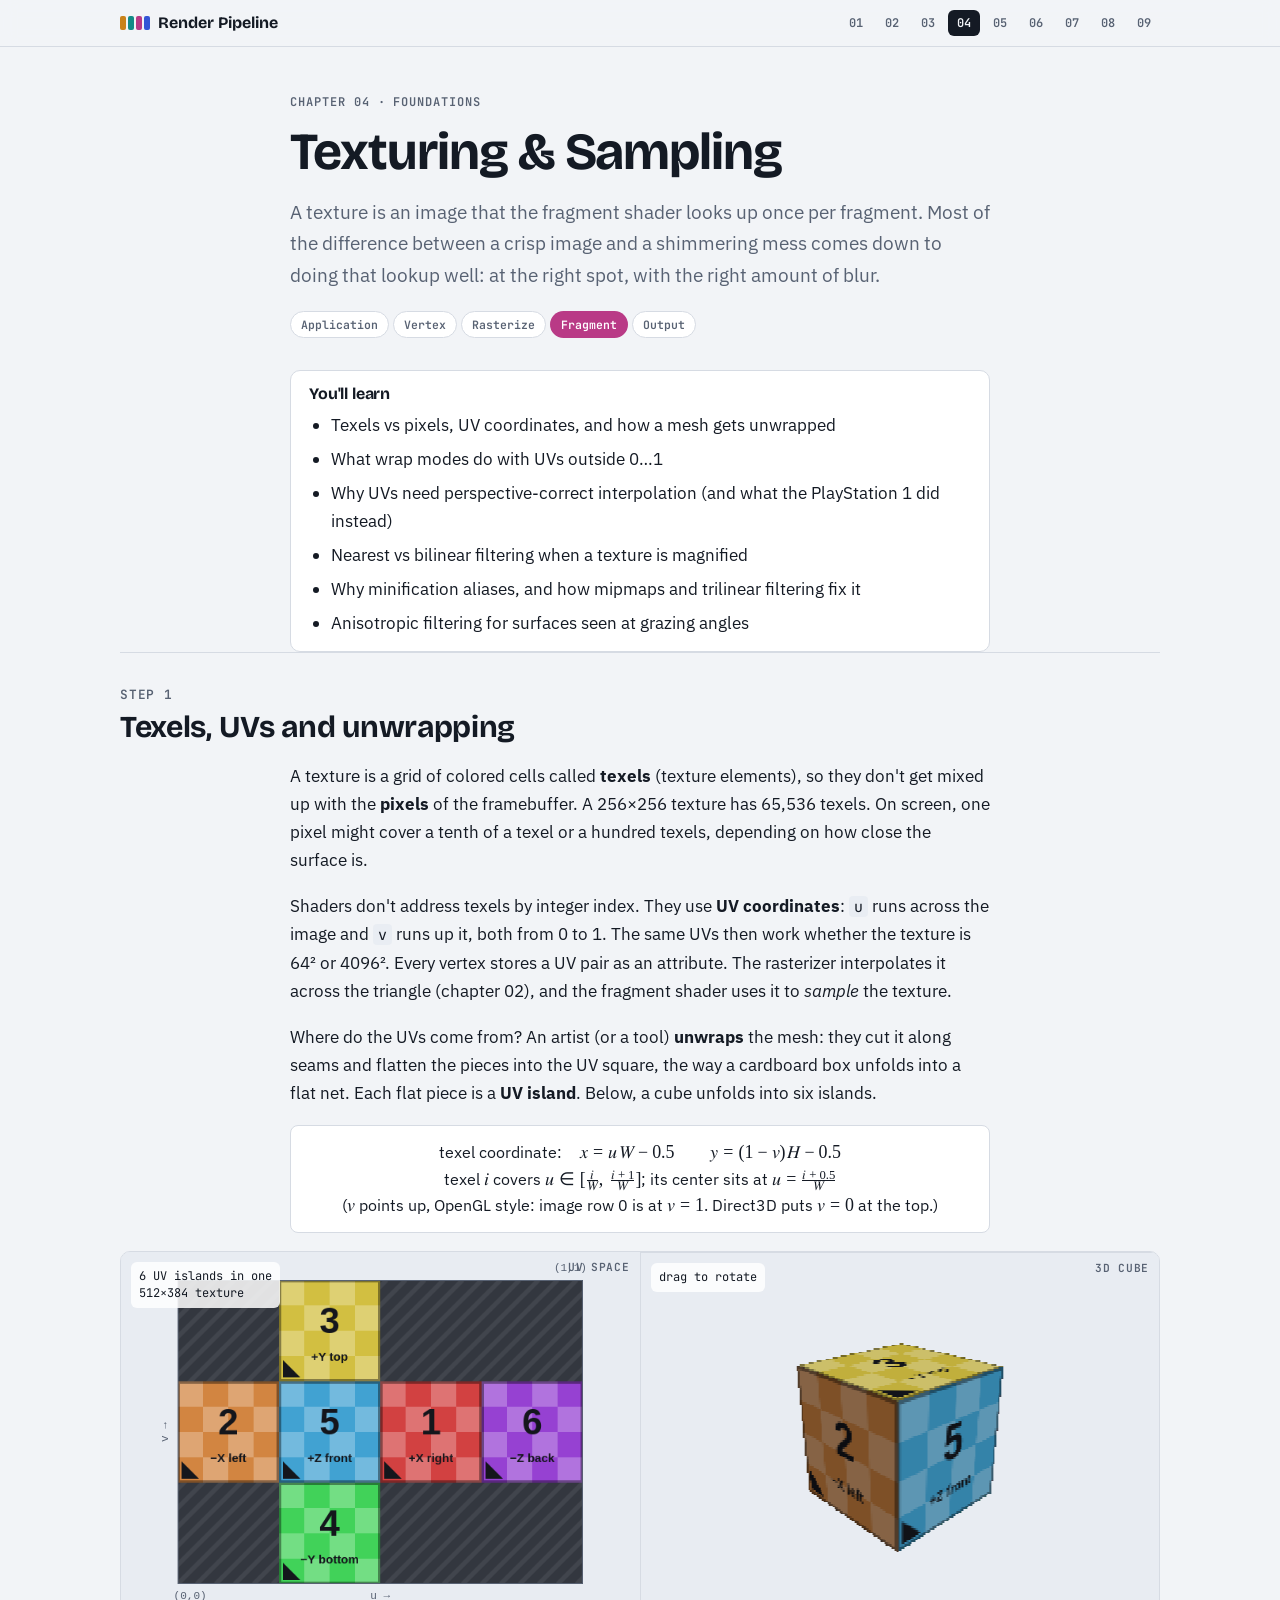
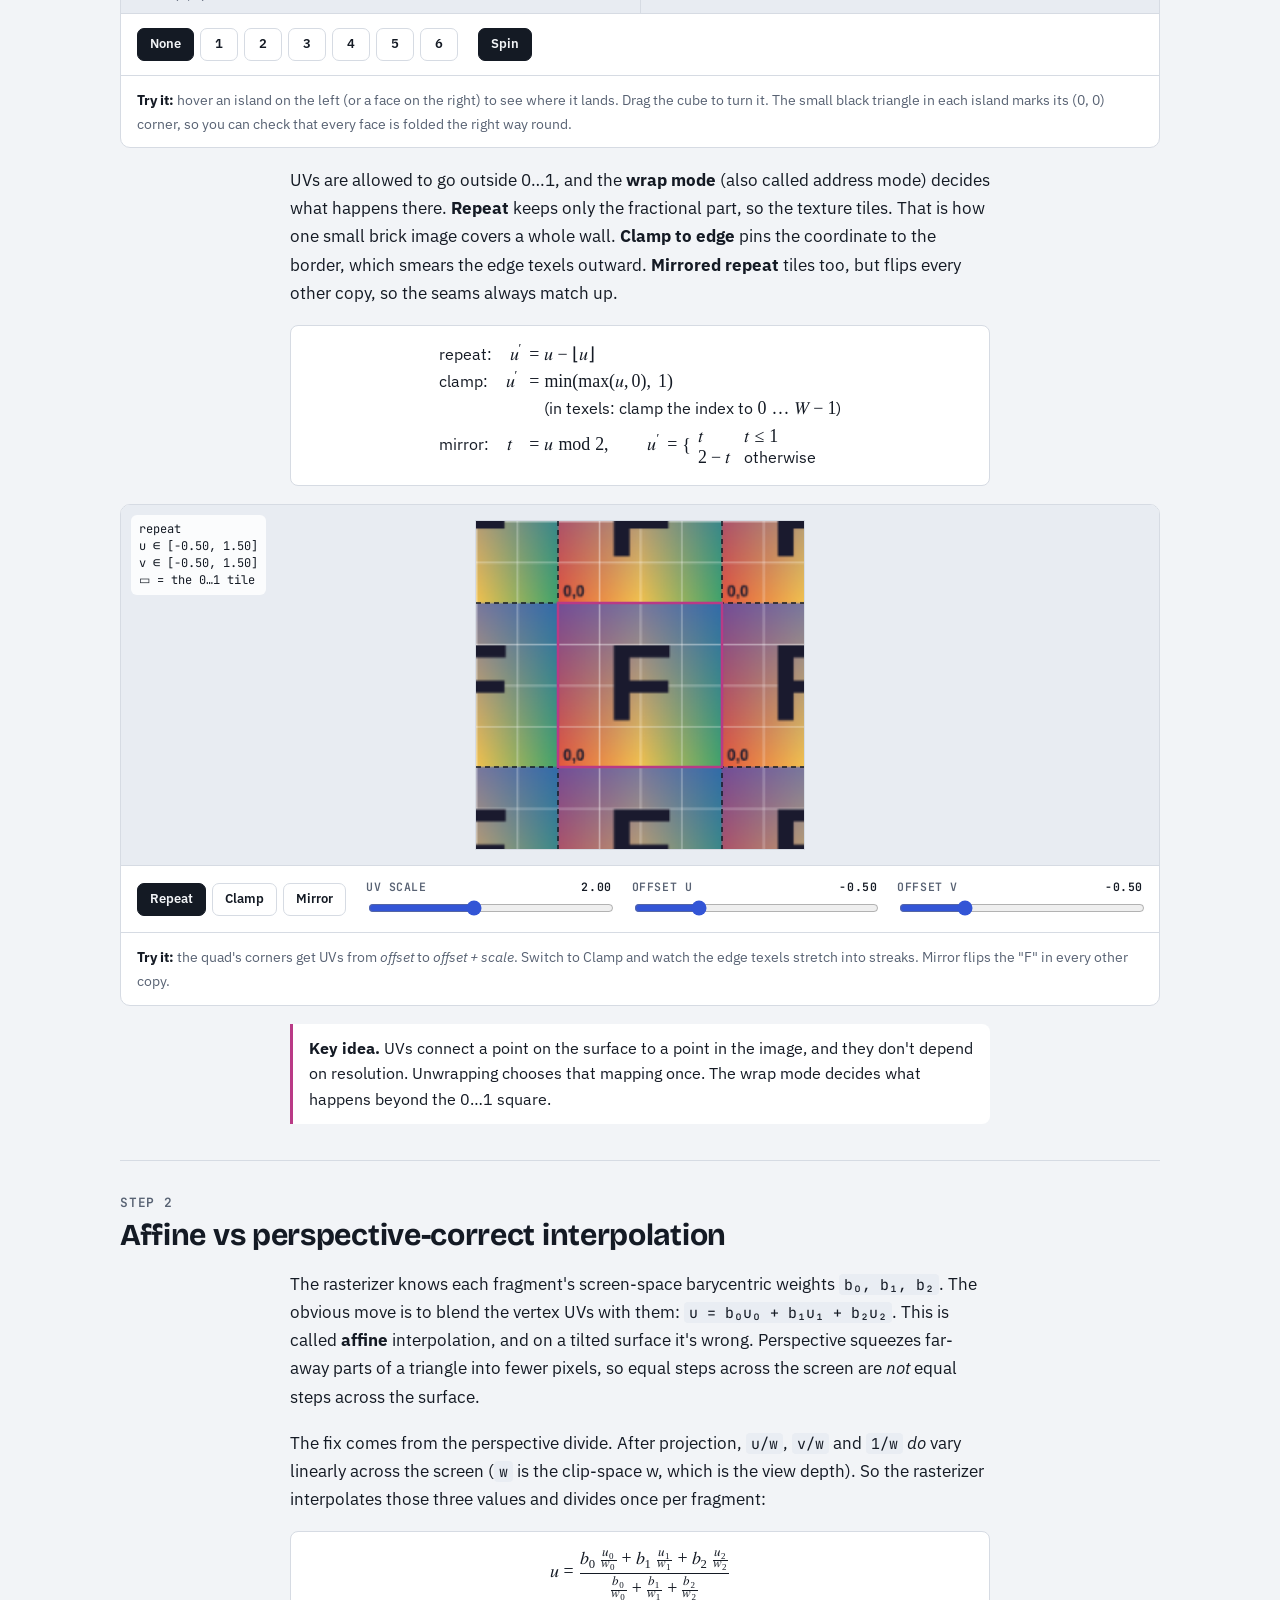
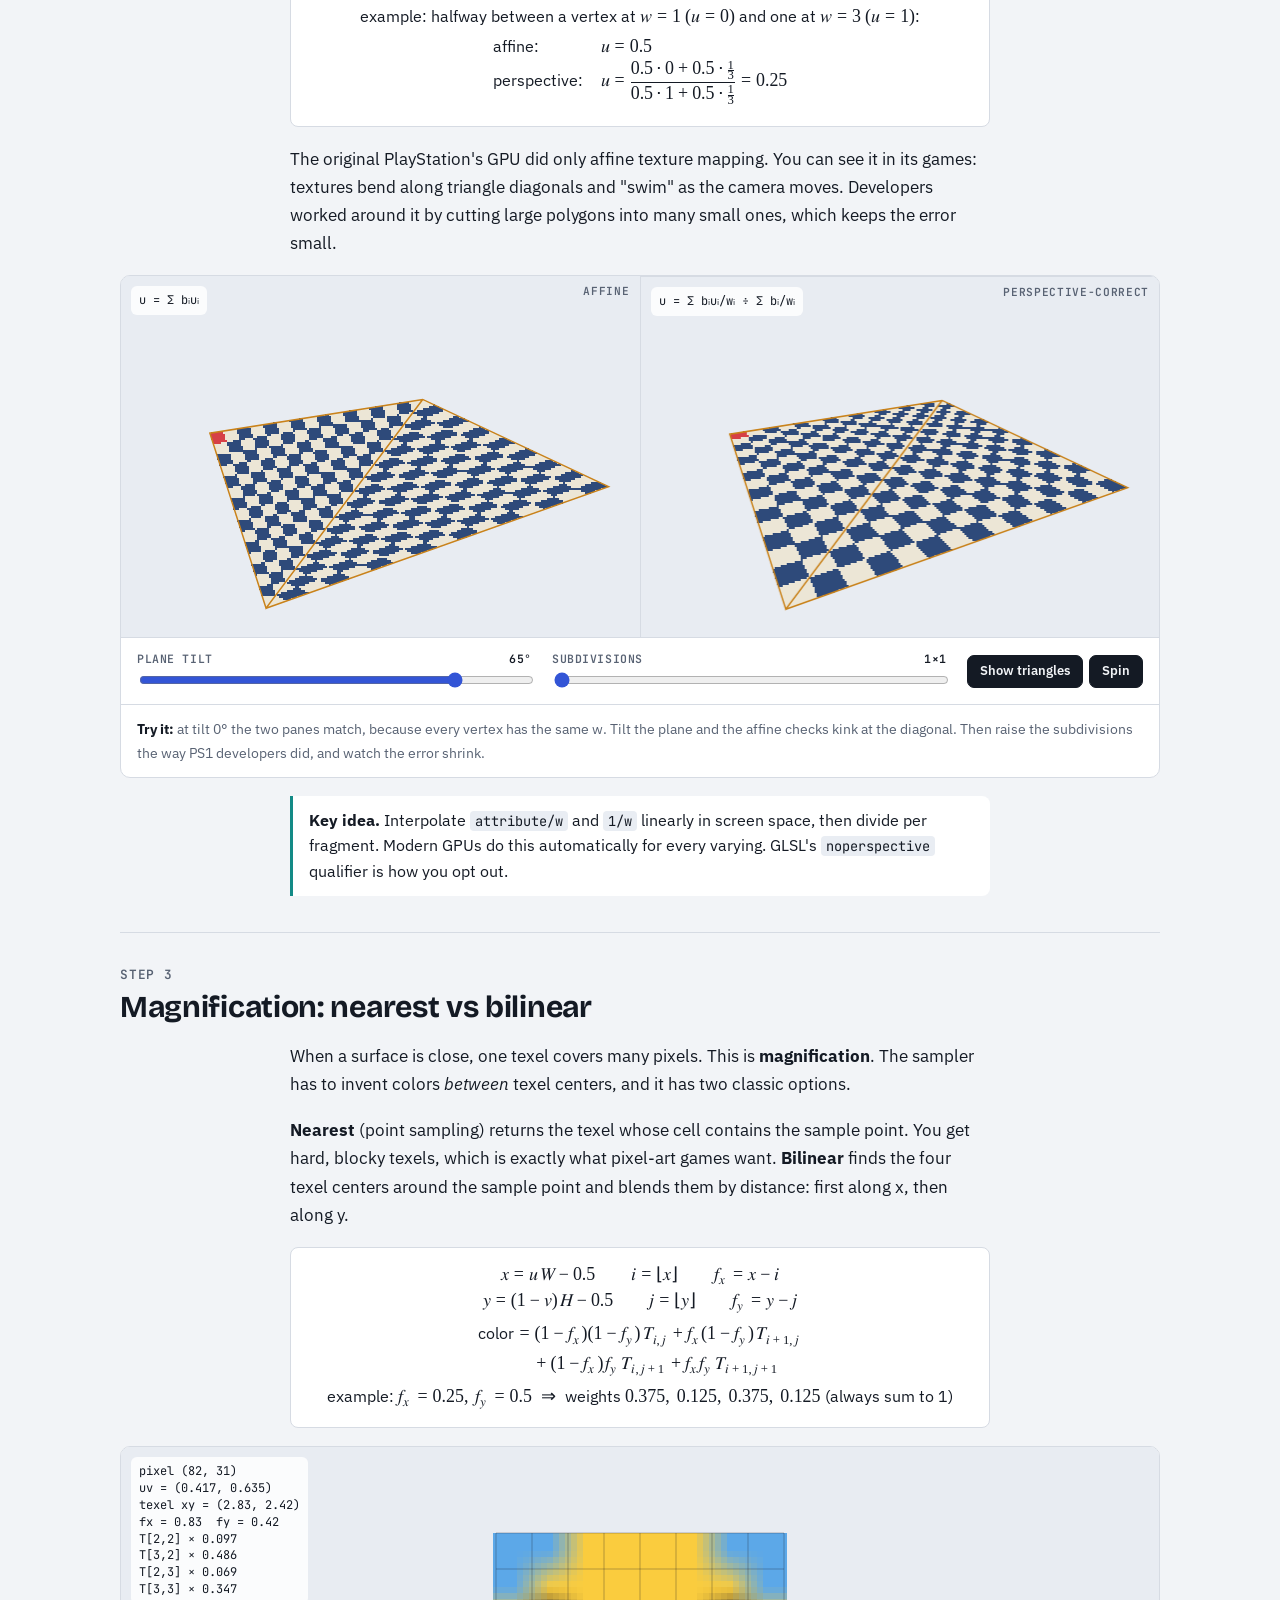
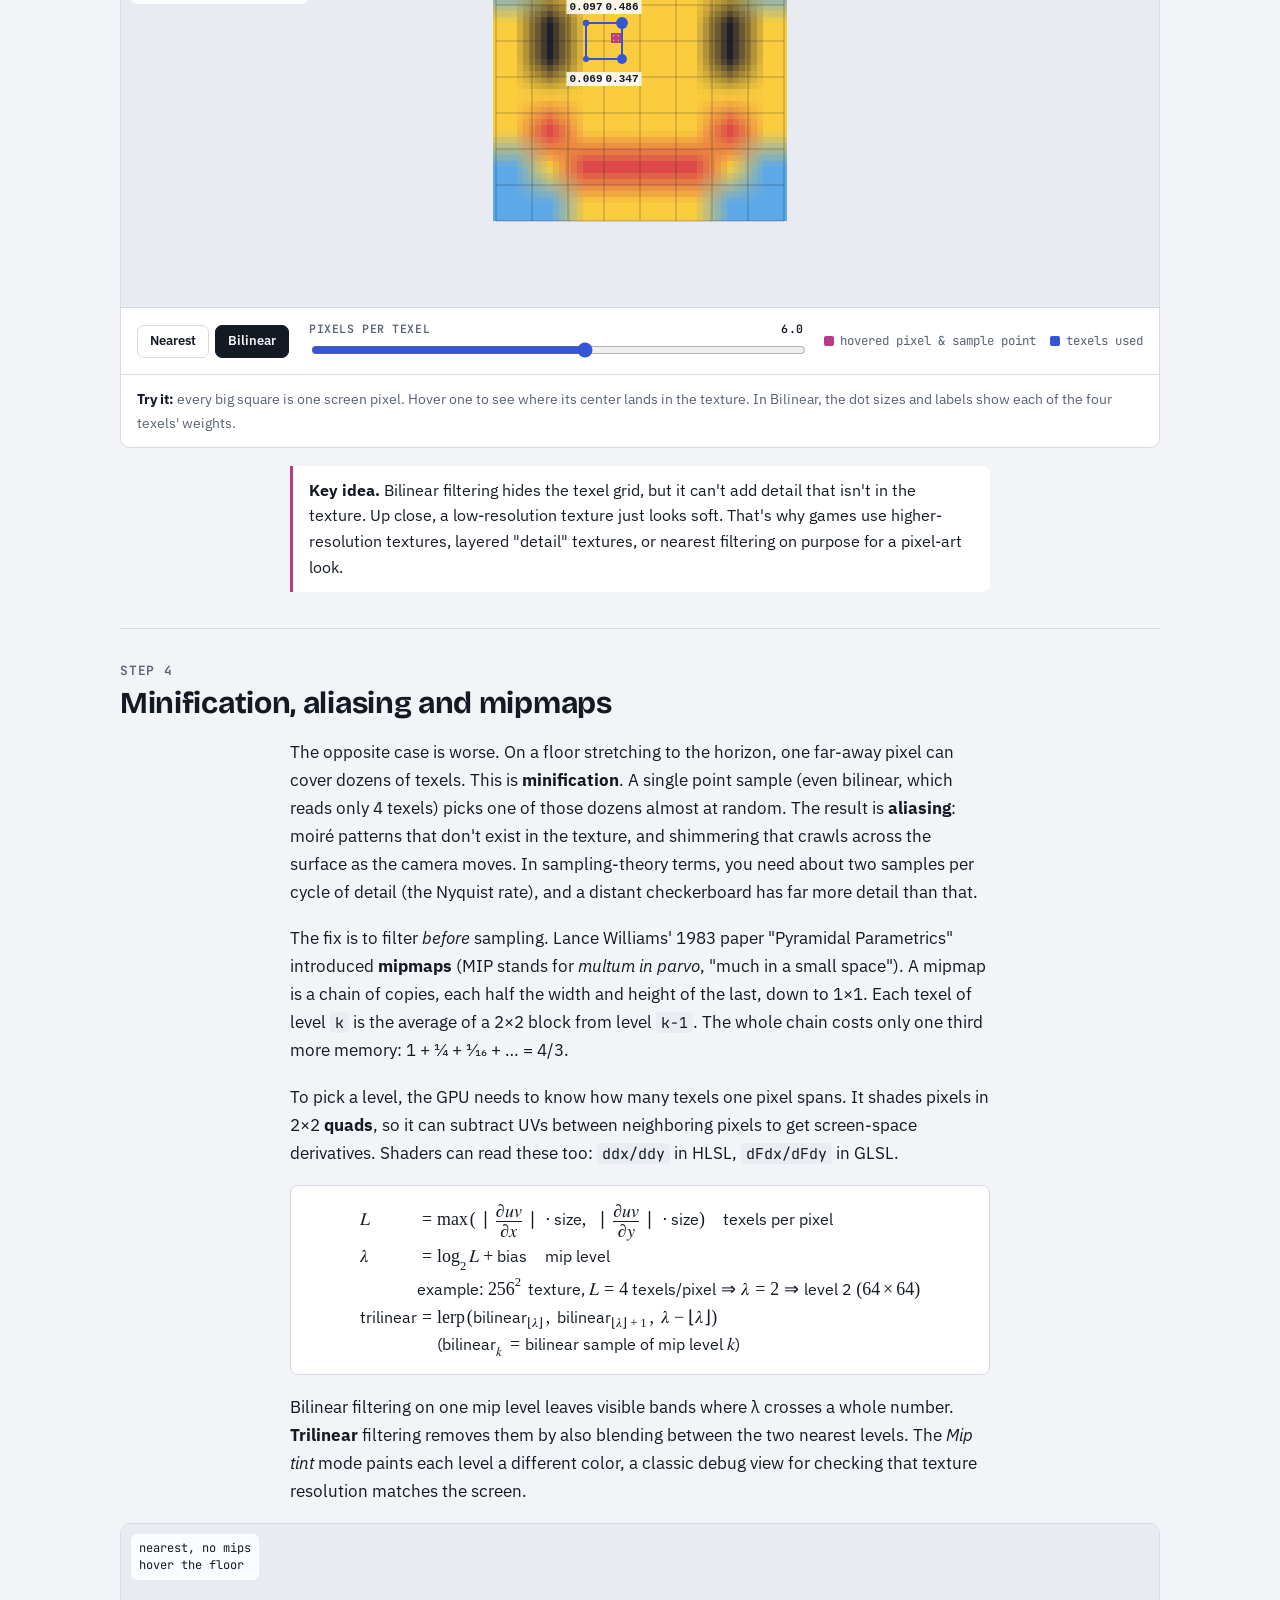
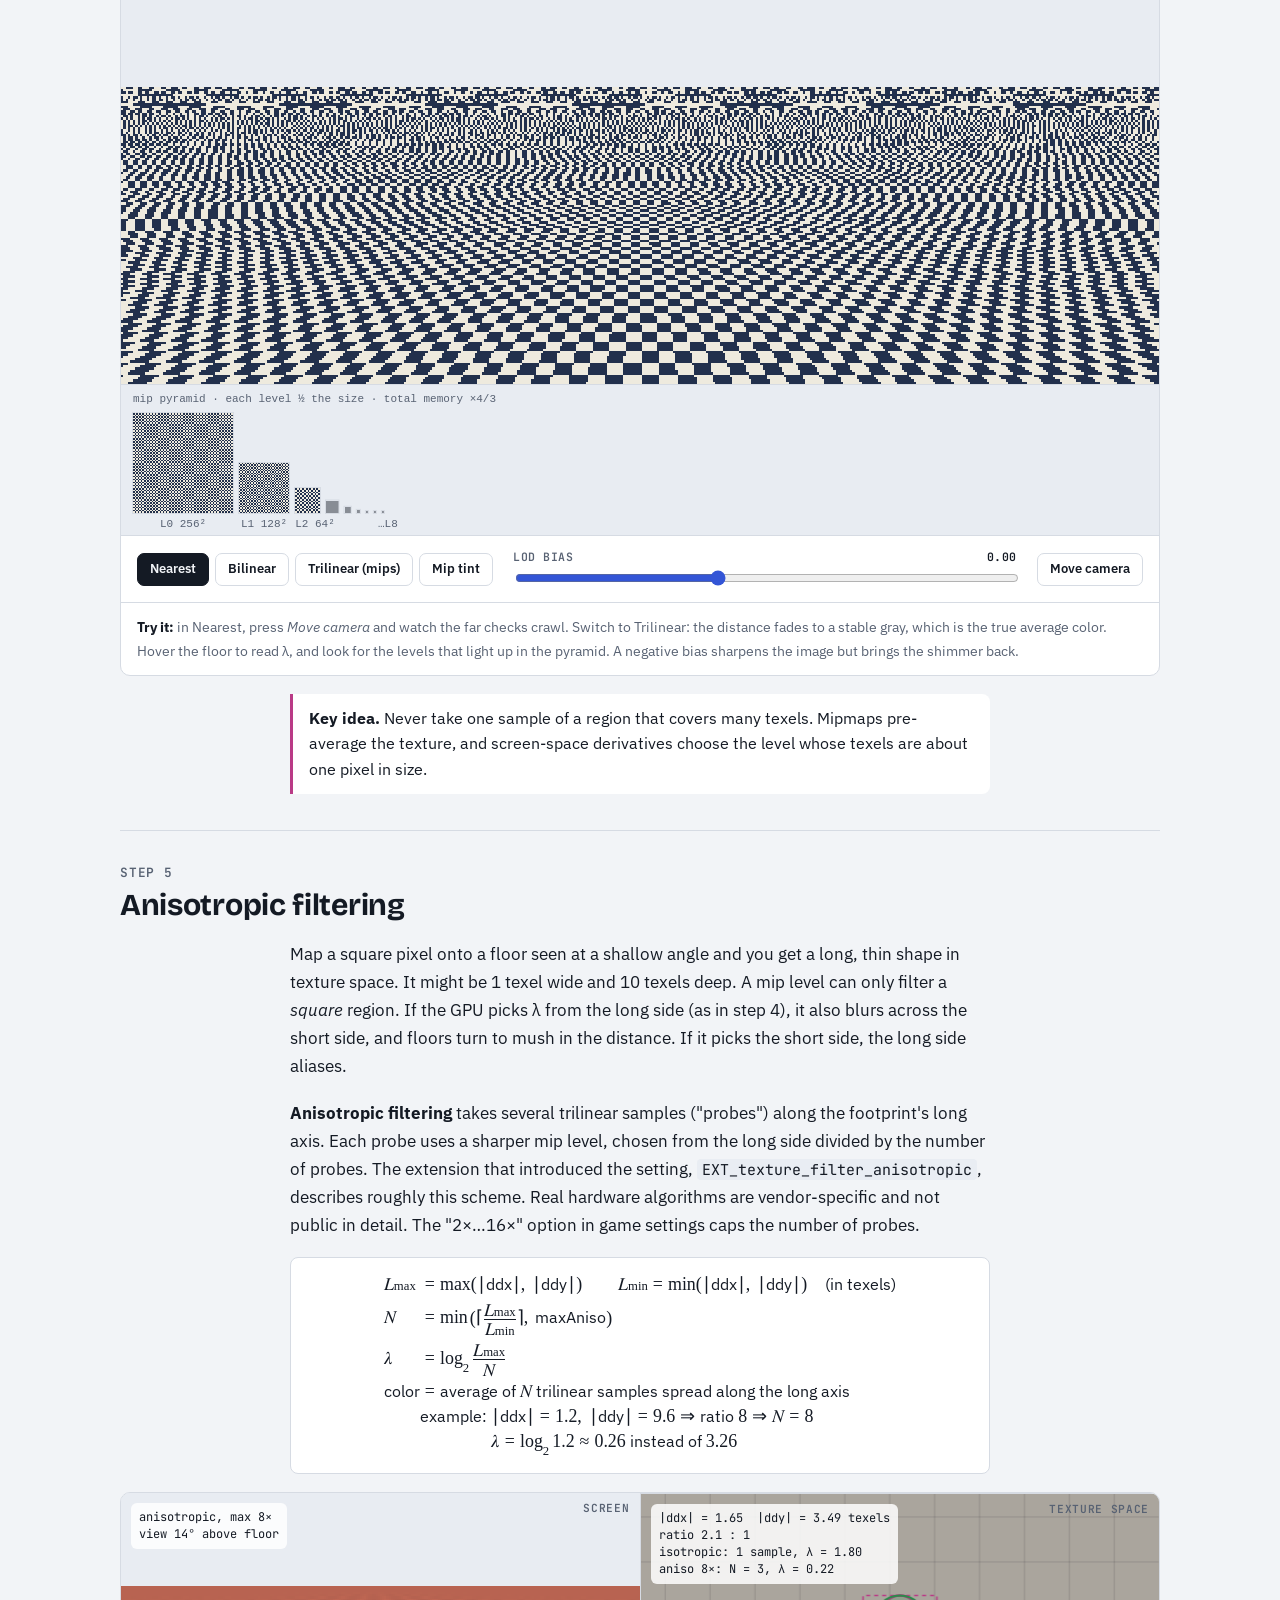
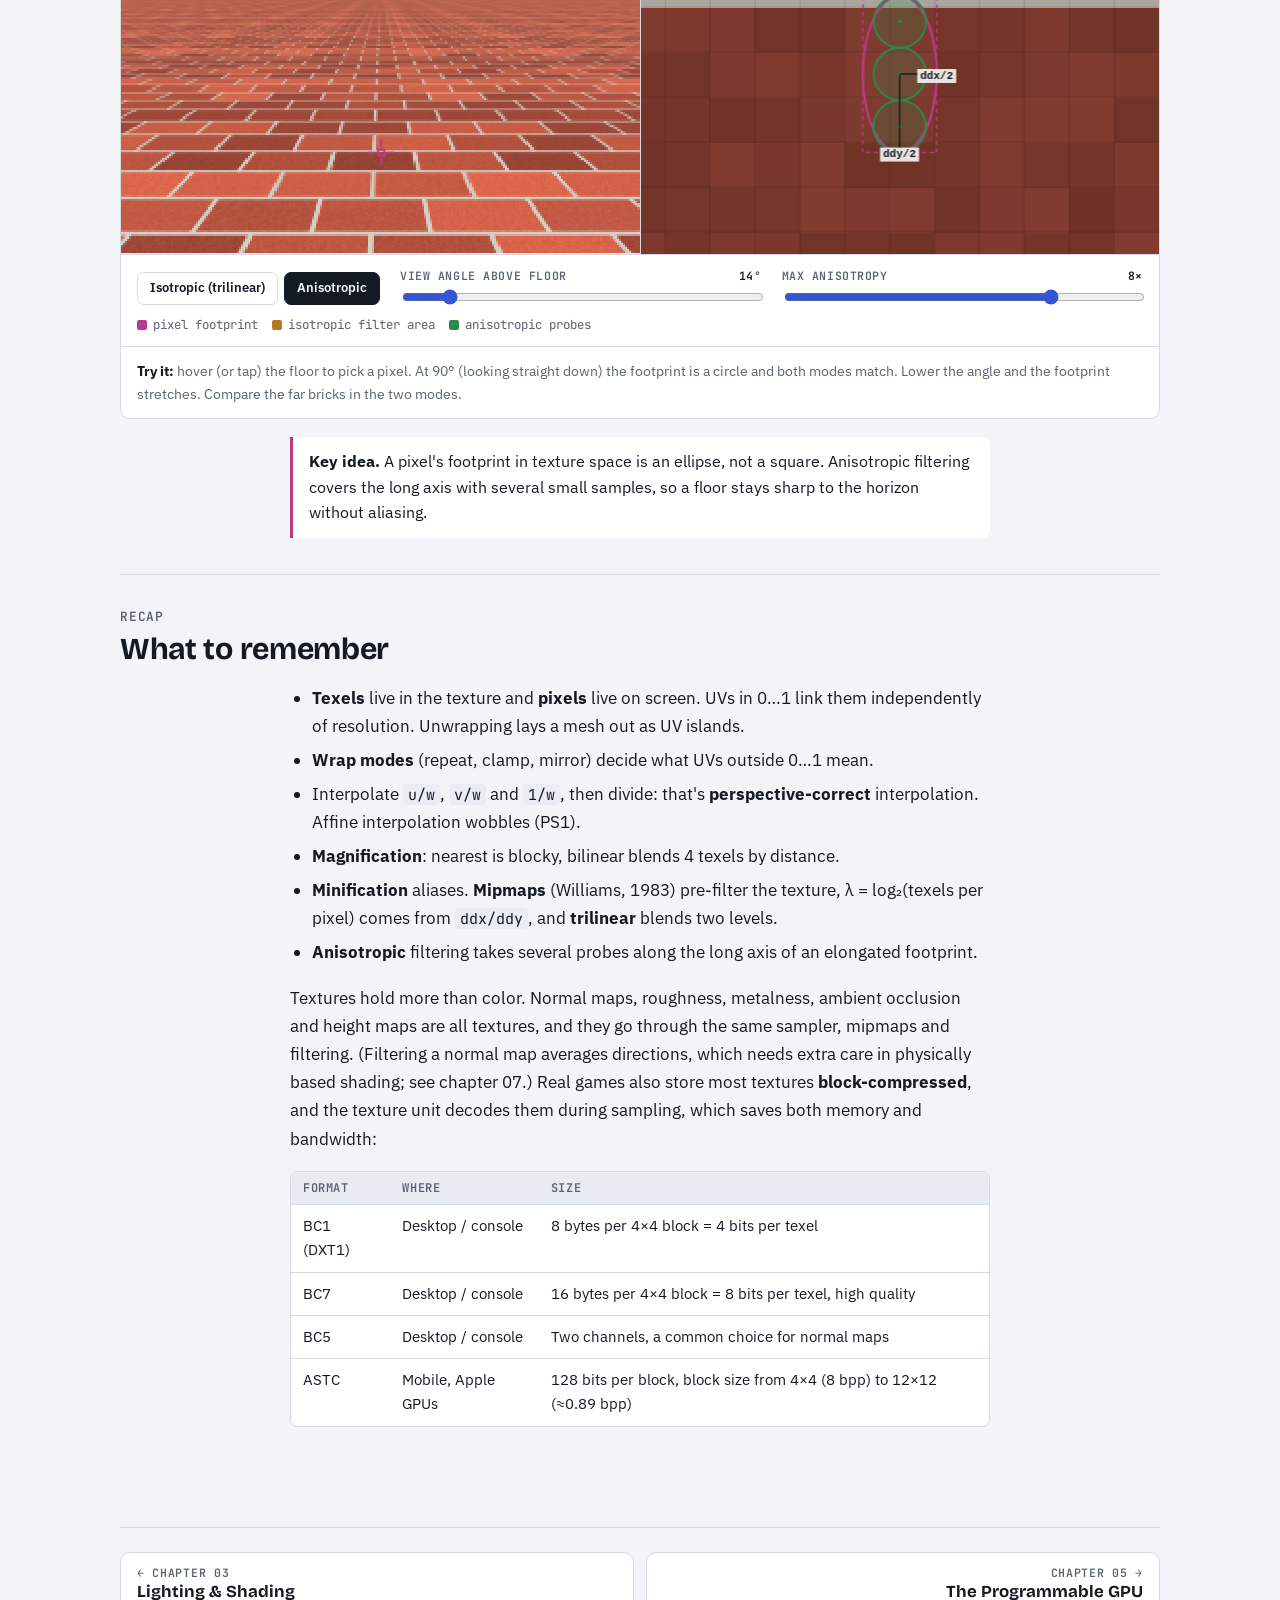
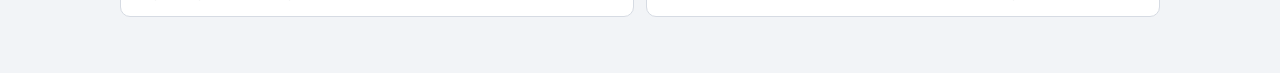
<file: topics/04-texturing.html>
<!doctype html>
<html lang="en">
<head>
<meta charset="utf-8">
<meta name="viewport" content="width=device-width, initial-scale=1, viewport-fit=cover">
<title>Texturing &amp; Sampling · Render Pipeline</title>
<link rel="stylesheet" href="../assets/style.css?v=2">
<style>
  .viz-stage + .viz-stage { border-top: 1px solid var(--line); }
  .viz-stage canvas#pyr { height: 150px; }
  .face-row .btn { min-width: 38px; }
  .legend i.l-frag { background: var(--frag); }
  .legend i.l-warn { background: var(--warn); }
  .legend i.l-good { background: var(--good); }
  .legend i.l-acc { background: var(--accent); }
</style>
</head>
<body data-topic="04">
<header class="topbar"><div class="topbar-inner"></div></header>
<main class="lesson">
  <section class="hero">
    <p class="eyebrow">Chapter 04 · Foundations</p>
    <h1>Texturing &amp; Sampling</h1>
    <p class="lede">A texture is an image that the fragment shader looks up once per fragment. Most of the difference between a crisp image and a shimmering mess comes down to doing that lookup well: at the right spot, with the right amount of blur.</p>
    <div class="stage-band"><span class="app">Application</span><span class="vtx">Vertex</span><span class="ras">Rasterize</span><span class="on frag">Fragment</span><span class="out">Output</span></div>
  </section>
  <aside class="objectives"><h2>You'll learn</h2><ul>
    <li>Texels vs pixels, UV coordinates, and how a mesh gets unwrapped</li>
    <li>What wrap modes do with UVs outside 0…1</li>
    <li>Why UVs need perspective-correct interpolation (and what the PlayStation 1 did instead)</li>
    <li>Nearest vs bilinear filtering when a texture is magnified</li>
    <li>Why minification aliases, and how mipmaps and trilinear filtering fix it</li>
    <li>Anisotropic filtering for surfaces seen at grazing angles</li>
  </ul></aside>

  <!-- STEP 1 -->
  <section class="step" id="uv">
    <h2><span class="step-no">STEP 1</span>Texels, UVs and unwrapping</h2>
    <p>A texture is a grid of colored cells called <b>texels</b> (texture elements), so they don't get mixed up with the <b>pixels</b> of the framebuffer. A 256×256 texture has 65,536 texels. On screen, one pixel might cover a tenth of a texel or a hundred texels, depending on how close the surface is.</p>
    <p>Shaders don't address texels by integer index. They use <b>UV coordinates</b>: <code>u</code> runs across the image and <code>v</code> runs up it, both from 0 to 1. The same UVs then work whether the texture is 64² or 4096². Every vertex stores a UV pair as an attribute. The rasterizer interpolates it across the triangle (chapter 02), and the fragment shader uses it to <i>sample</i> the texture.</p>
    <p>Where do the UVs come from? An artist (or a tool) <b>unwraps</b> the mesh: they cut it along seams and flatten the pieces into the UV square, the way a cardboard box unfolds into a flat net. Each flat piece is a <b>UV island</b>. Below, a cube unfolds into six islands.</p>
    <div class="math"><span class="katex"><math xmlns="http://www.w3.org/1998/Math/MathML" display="block"><semantics><mtable rowspacing="0.25em" columnalign="center" columnspacing="0em"><mtr><mtd><mstyle scriptlevel="0" displaystyle="true"><mrow><mtext>texel coordinate:</mtext><mspace width="1em"/><mi>x</mi><mo>=</mo><mi>u</mi><mtext> </mtext><mi>W</mi><mo>−</mo><mn>0.5</mn><mspace width="2em"/><mi>y</mi><mo>=</mo><mo stretchy="false">(</mo><mn>1</mn><mo>−</mo><mi>v</mi><mo stretchy="false">)</mo><mtext> </mtext><mi>H</mi><mo>−</mo><mn>0.5</mn></mrow></mstyle></mtd></mtr><mtr><mtd><mstyle scriptlevel="0" displaystyle="true"><mrow><mtext>texel </mtext><mi>i</mi><mtext> covers </mtext><mi>u</mi><mo>∈</mo><mrow><mo fence="true">[</mo><mstyle displaystyle="false" scriptlevel="0"><mfrac><mi>i</mi><mi>W</mi></mfrac></mstyle><mo separator="true">,</mo><mtext> </mtext><mstyle displaystyle="false" scriptlevel="0"><mfrac><mrow><mi>i</mi><mo>+</mo><mn>1</mn></mrow><mi>W</mi></mfrac></mstyle><mo fence="true">]</mo></mrow><mtext>; its center sits at </mtext><mi>u</mi><mo>=</mo><mstyle displaystyle="false" scriptlevel="0"><mfrac><mrow><mi>i</mi><mo>+</mo><mn>0.5</mn></mrow><mi>W</mi></mfrac></mstyle></mrow></mstyle></mtd></mtr><mtr><mtd><mstyle scriptlevel="0" displaystyle="true"><mrow><mtext>(</mtext><mi>v</mi><mtext> points up, OpenGL style: image row 0 is at </mtext><mi>v</mi><mo>=</mo><mn>1</mn><mtext>. Direct3D puts </mtext><mi>v</mi><mo>=</mo><mn>0</mn><mtext> at the top.)</mtext></mrow></mstyle></mtd></mtr></mtable><annotation encoding="application/x-tex">\begin{gathered}
\text{texel coordinate:} \quad x = u\,W - 0.5 \qquad y = (1 - v)\,H - 0.5\\[6pt]
\text{texel } i \text{ covers } u \in \left[\tfrac{i}{W},\ \tfrac{i+1}{W}\right]\text{; its center sits at } u = \tfrac{i + 0.5}{W}\\[6pt]
\text{(}v\text{ points up, OpenGL style: image row 0 is at } v = 1\text{. Direct3D puts } v = 0 \text{ at the top.)}
\end{gathered}</annotation></semantics></math></span></div>
    <figure class="viz">
      <div class="viz-split">
        <div class="viz-stage"><canvas id="net" aria-label="The cube's texture laid out flat as a cross-shaped net of six numbered UV islands in the unit UV square"></canvas><div class="hud" id="net-hud"></div><span class="pane-label">UV space</span></div>
        <div class="viz-stage"><canvas id="cube" aria-label="A rotating 3D cube textured with the net; the hovered face is highlighted"></canvas><div class="hud" id="cube-hud"></div><span class="pane-label">3D cube</span></div>
      </div>
      <div class="controls">
        <div class="btn-row face-row" id="faces" role="group" aria-label="Highlight a face">
          <button class="btn" type="button" data-f="-1" aria-pressed="true">None</button>
          <button class="btn" type="button" data-f="0" aria-pressed="false">1</button>
          <button class="btn" type="button" data-f="1" aria-pressed="false">2</button>
          <button class="btn" type="button" data-f="2" aria-pressed="false">3</button>
          <button class="btn" type="button" data-f="3" aria-pressed="false">4</button>
          <button class="btn" type="button" data-f="4" aria-pressed="false">5</button>
          <button class="btn" type="button" data-f="5" aria-pressed="false">6</button>
        </div>
        <div class="btn-row"><button class="btn" type="button" id="spin1" aria-pressed="true">Spin</button></div>
      </div>
      <figcaption><b>Try it:</b> hover an island on the left (or a face on the right) to see where it lands. Drag the cube to turn it. The small black triangle in each island marks its (0, 0) corner, so you can check that every face is folded the right way round.</figcaption>
    </figure>
    <p>UVs are allowed to go outside 0…1, and the <b>wrap mode</b> (also called address mode) decides what happens there. <b>Repeat</b> keeps only the fractional part, so the texture tiles. That is how one small brick image covers a whole wall. <b>Clamp to edge</b> pins the coordinate to the border, which smears the edge texels outward. <b>Mirrored repeat</b> tiles too, but flips every other copy, so the seams always match up.</p>
    <div class="math"><span class="katex"><math xmlns="http://www.w3.org/1998/Math/MathML" display="block"><semantics><mtable rowspacing="0.25em" columnalign="right left" columnspacing="0em"><mtr><mtd><mstyle scriptlevel="0" displaystyle="true"><mrow><mtext>repeat:</mtext><mspace width="1em"/><msup><mi>u</mi><mo mathvariant="normal" lspace="0em" rspace="0em">′</mo></msup></mrow></mstyle></mtd><mtd><mstyle scriptlevel="0" displaystyle="true"><mrow><mrow></mrow><mo>=</mo><mi>u</mi><mo>−</mo><mo stretchy="false">⌊</mo><mi>u</mi><mo stretchy="false">⌋</mo></mrow></mstyle></mtd></mtr><mtr><mtd><mstyle scriptlevel="0" displaystyle="true"><mrow><mtext>clamp:</mtext><mspace width="1em"/><msup><mi>u</mi><mo mathvariant="normal" lspace="0em" rspace="0em">′</mo></msup></mrow></mstyle></mtd><mtd><mstyle scriptlevel="0" displaystyle="true"><mrow><mrow></mrow><mo>=</mo><mi>min</mi><mo>⁡</mo><mo stretchy="false">(</mo><mi>max</mi><mo>⁡</mo><mo stretchy="false">(</mo><mi>u</mi><mo separator="true">,</mo><mn>0</mn><mo stretchy="false">)</mo><mo separator="true">,</mo><mtext> </mtext><mn>1</mn><mo stretchy="false">)</mo></mrow></mstyle></mtd></mtr><mtr><mtd><mstyle scriptlevel="0" displaystyle="true"><mrow></mrow></mstyle></mtd><mtd><mstyle scriptlevel="0" displaystyle="true"><mrow><mrow></mrow><mphantom><mrow></mrow><mo>=</mo><mrow></mrow></mphantom><mtext>(in texels: clamp the index to </mtext><mn>0</mn><mo>…</mo><mi>W</mi><mo>−</mo><mn>1</mn><mtext>)</mtext></mrow></mstyle></mtd></mtr><mtr><mtd><mstyle scriptlevel="0" displaystyle="true"><mrow><mtext>mirror:</mtext><mspace width="1em"/><mi>t</mi></mrow></mstyle></mtd><mtd><mstyle scriptlevel="0" displaystyle="true"><mrow><mrow></mrow><mo>=</mo><mi>u</mi><mtext> </mtext><mo lspace="0.22em" rspace="0.22em"><mrow><mi mathvariant="normal">m</mi><mi mathvariant="normal">o</mi><mi mathvariant="normal">d</mi></mrow></mo><mtext> </mtext><mn>2</mn><mo separator="true">,</mo><mspace width="2em"/><msup><mi>u</mi><mo mathvariant="normal" lspace="0em" rspace="0em">′</mo></msup><mo>=</mo><mrow><mo fence="true">{</mo><mtable rowspacing="0.36em" columnalign="left left" columnspacing="1em"><mtr><mtd><mstyle scriptlevel="0" displaystyle="false"><mi>t</mi></mstyle></mtd><mtd><mstyle scriptlevel="0" displaystyle="false"><mrow><mi>t</mi><mo>≤</mo><mn>1</mn></mrow></mstyle></mtd></mtr><mtr><mtd><mstyle scriptlevel="0" displaystyle="false"><mrow><mn>2</mn><mo>−</mo><mi>t</mi></mrow></mstyle></mtd><mtd><mstyle scriptlevel="0" displaystyle="false"><mtext>otherwise</mtext></mstyle></mtd></mtr></mtable></mrow></mrow></mstyle></mtd></mtr></mtable><annotation encoding="application/x-tex">\begin{aligned}
\text{repeat:} \quad u&#x27; &amp;= u - \lfloor u \rfloor\\[4pt]
\text{clamp:} \quad u&#x27; &amp;= \min(\max(u, 0),\ 1)\\
&amp; \phantom{{}={}} \text{(in texels: clamp the index to } 0 \ldots W-1\text{)}\\[4pt]
\text{mirror:} \quad t &amp;= u \bmod 2, \qquad u&#x27; = \begin{cases} t &amp; t \le 1\\ 2 - t &amp; \text{otherwise} \end{cases}
\end{aligned}</annotation></semantics></math></span></div>
    <figure class="viz">
      <div class="viz-stage"><canvas id="wrap" aria-label="A square quad textured with a letter F tile; dashed lines mark where UV crosses whole numbers; the wrap mode controls what appears outside the 0 to 1 tile"></canvas><div class="hud" id="wrap-hud"></div></div>
      <div class="controls">
        <div class="btn-row" id="wrapmode"><button class="btn" data-value="repeat" aria-pressed="true">Repeat</button><button class="btn" data-value="clamp">Clamp</button><button class="btn" data-value="mirror">Mirror</button></div>
        <div class="control"><label for="wscale">UV scale <output for="wscale"></output></label><input type="range" id="wscale" min="0.5" max="4" step="0.25" value="2"></div>
        <div class="control"><label for="woffu">Offset u <output for="woffu"></output></label><input type="range" id="woffu" min="-1" max="1" step="0.05" value="-0.5"></div>
        <div class="control"><label for="woffv">Offset v <output for="woffv"></output></label><input type="range" id="woffv" min="-1" max="1" step="0.05" value="-0.5"></div>
      </div>
      <figcaption><b>Try it:</b> the quad's corners get UVs from <i>offset</i> to <i>offset + scale</i>. Switch to Clamp and watch the edge texels stretch into streaks. Mirror flips the "F" in every other copy.</figcaption>
    </figure>
    <div class="callout frag"><strong>Key idea.</strong> UVs connect a point on the surface to a point in the image, and they don't depend on resolution. Unwrapping chooses that mapping once. The wrap mode decides what happens beyond the 0…1 square.</div>
  </section>

  <!-- STEP 2 -->
  <section class="step" id="perspective">
    <h2><span class="step-no">STEP 2</span>Affine vs perspective-correct interpolation</h2>
    <p>The rasterizer knows each fragment's screen-space barycentric weights <code>b₀, b₁, b₂</code>. The obvious move is to blend the vertex UVs with them: <code>u = b₀u₀ + b₁u₁ + b₂u₂</code>. This is called <b>affine</b> interpolation, and on a tilted surface it's wrong. Perspective squeezes far-away parts of a triangle into fewer pixels, so equal steps across the screen are <i>not</i> equal steps across the surface.</p>
    <p>The fix comes from the perspective divide. After projection, <code>u/w</code>, <code>v/w</code> and <code>1/w</code> <i>do</i> vary linearly across the screen (<code>w</code> is the clip-space w, which is the view depth). So the rasterizer interpolates those three values and divides once per fragment:</p>
    <div class="math"><span class="katex"><math xmlns="http://www.w3.org/1998/Math/MathML" display="block"><semantics><mtable rowspacing="0.25em" columnalign="center" columnspacing="0em"><mtr><mtd><mstyle scriptlevel="0" displaystyle="true"><mrow><mi>u</mi><mo>=</mo><mfrac><mrow><msub><mi>b</mi><mn>0</mn></msub><mtext> </mtext><mfrac><msub><mi>u</mi><mn>0</mn></msub><msub><mi>w</mi><mn>0</mn></msub></mfrac><mo>+</mo><msub><mi>b</mi><mn>1</mn></msub><mtext> </mtext><mfrac><msub><mi>u</mi><mn>1</mn></msub><msub><mi>w</mi><mn>1</mn></msub></mfrac><mo>+</mo><msub><mi>b</mi><mn>2</mn></msub><mtext> </mtext><mfrac><msub><mi>u</mi><mn>2</mn></msub><msub><mi>w</mi><mn>2</mn></msub></mfrac></mrow><mrow><mfrac><msub><mi>b</mi><mn>0</mn></msub><msub><mi>w</mi><mn>0</mn></msub></mfrac><mo>+</mo><mfrac><msub><mi>b</mi><mn>1</mn></msub><msub><mi>w</mi><mn>1</mn></msub></mfrac><mo>+</mo><mfrac><msub><mi>b</mi><mn>2</mn></msub><msub><mi>w</mi><mn>2</mn></msub></mfrac></mrow></mfrac></mrow></mstyle></mtd></mtr><mtr><mtd><mstyle scriptlevel="0" displaystyle="true"><mrow><mtext>example: halfway between a vertex at </mtext><mi>w</mi><mo>=</mo><mn>1</mn><mtext> </mtext><mo stretchy="false">(</mo><mi>u</mi><mo>=</mo><mn>0</mn><mo stretchy="false">)</mo><mtext> and one at </mtext><mi>w</mi><mo>=</mo><mn>3</mn><mtext> </mtext><mo stretchy="false">(</mo><mi>u</mi><mo>=</mo><mn>1</mn><mo stretchy="false">)</mo><mtext>:</mtext></mrow></mstyle></mtd></mtr><mtr><mtd><mstyle scriptlevel="0" displaystyle="true"><mtable rowspacing="0.25em" columnalign="right left" columnspacing="0em"><mtr><mtd><mstyle scriptlevel="0" displaystyle="true"><mtext>affine:</mtext></mstyle></mtd><mtd><mstyle scriptlevel="0" displaystyle="true"><mrow><mrow></mrow><mspace width="1em"/><mi>u</mi><mo>=</mo><mn>0.5</mn></mrow></mstyle></mtd></mtr><mtr><mtd><mstyle scriptlevel="0" displaystyle="true"><mtext>perspective:</mtext></mstyle></mtd><mtd><mstyle scriptlevel="0" displaystyle="true"><mrow><mrow></mrow><mspace width="1em"/><mi>u</mi><mo>=</mo><mfrac><mrow><mn>0.5</mn><mo>⋅</mo><mn>0</mn><mo>+</mo><mn>0.5</mn><mo>⋅</mo><mfrac><mn>1</mn><mn>3</mn></mfrac></mrow><mrow><mn>0.5</mn><mo>⋅</mo><mn>1</mn><mo>+</mo><mn>0.5</mn><mo>⋅</mo><mfrac><mn>1</mn><mn>3</mn></mfrac></mrow></mfrac><mo>=</mo><mn>0.25</mn></mrow></mstyle></mtd></mtr></mtable></mstyle></mtd></mtr></mtable><annotation encoding="application/x-tex">\begin{gathered}
u = \frac{b_0\,\dfrac{u_0}{w_0} + b_1\,\dfrac{u_1}{w_1} + b_2\,\dfrac{u_2}{w_2}}{\dfrac{b_0}{w_0} + \dfrac{b_1}{w_1} + \dfrac{b_2}{w_2}}\\[10pt]
\text{example: halfway between a vertex at } w = 1\ (u = 0) \text{ and one at } w = 3\ (u = 1)\text{:}\\[4pt]
\begin{aligned}
\text{affine:} &amp;\quad u = 0.5\\
\text{perspective:} &amp;\quad u = \frac{0.5 \cdot 0 + 0.5 \cdot \frac{1}{3}}{0.5 \cdot 1 + 0.5 \cdot \frac{1}{3}} = 0.25
\end{aligned}
\end{gathered}</annotation></semantics></math></span></div>
    <p>The original PlayStation's GPU did only affine texture mapping. You can see it in its games: textures bend along triangle diagonals and "swim" as the camera moves. Developers worked around it by cutting large polygons into many small ones, which keeps the error small.</p>
    <figure class="viz">
      <div class="viz-split">
        <div class="viz-stage"><canvas id="affine" aria-label="A tilted checkerboard plane rendered with affine texture interpolation; the checks bend along the triangle diagonal"></canvas><div class="hud" id="aff-hud"></div><span class="pane-label">Affine</span></div>
        <div class="viz-stage"><canvas id="persp" aria-label="The same tilted checkerboard plane rendered with perspective-correct interpolation; the checks stay straight"></canvas><div class="hud" id="per-hud"></div><span class="pane-label">Perspective-correct</span></div>
      </div>
      <div class="controls">
        <div class="control"><label for="tilt2">Plane tilt <output for="tilt2"></output></label><input type="range" id="tilt2" min="0" max="80" step="1" value="65"></div>
        <div class="control"><label for="sub2">Subdivisions <output for="sub2"></output></label><input type="range" id="sub2" min="1" max="8" step="1" value="1"></div>
        <div class="btn-row"><button class="btn" type="button" id="tris2" aria-pressed="true">Show triangles</button><button class="btn" type="button" id="spin2" aria-pressed="true">Spin</button></div>
      </div>
      <figcaption><b>Try it:</b> at tilt 0° the two panes match, because every vertex has the same w. Tilt the plane and the affine checks kink at the diagonal. Then raise the subdivisions the way PS1 developers did, and watch the error shrink.</figcaption>
    </figure>
    <div class="callout ras"><strong>Key idea.</strong> Interpolate <code>attribute/w</code> and <code>1/w</code> linearly in screen space, then divide per fragment. Modern GPUs do this automatically for every varying. GLSL's <code>noperspective</code> qualifier is how you opt out.</div>
  </section>

  <!-- STEP 3 -->
  <section class="step" id="magnify">
    <h2><span class="step-no">STEP 3</span>Magnification: nearest vs bilinear</h2>
    <p>When a surface is close, one texel covers many pixels. This is <b>magnification</b>. The sampler has to invent colors <i>between</i> texel centers, and it has two classic options.</p>
    <p><b>Nearest</b> (point sampling) returns the texel whose cell contains the sample point. You get hard, blocky texels, which is exactly what pixel-art games want. <b>Bilinear</b> finds the four texel centers around the sample point and blends them by distance: first along x, then along y.</p>
    <div class="math"><span class="katex"><math xmlns="http://www.w3.org/1998/Math/MathML" display="block"><semantics><mtable rowspacing="0.25em" columnalign="center" columnspacing="0em"><mtr><mtd><mstyle scriptlevel="0" displaystyle="true"><mrow><mi>x</mi><mo>=</mo><mi>u</mi><mtext> </mtext><mi>W</mi><mo>−</mo><mn>0.5</mn><mspace width="2em"/><mi>i</mi><mo>=</mo><mo stretchy="false">⌊</mo><mi>x</mi><mo stretchy="false">⌋</mo><mspace width="2em"/><msub><mi>f</mi><mi>x</mi></msub><mo>=</mo><mi>x</mi><mo>−</mo><mi>i</mi></mrow></mstyle></mtd></mtr><mtr><mtd><mstyle scriptlevel="0" displaystyle="true"><mrow><mi>y</mi><mo>=</mo><mo stretchy="false">(</mo><mn>1</mn><mo>−</mo><mi>v</mi><mo stretchy="false">)</mo><mtext> </mtext><mi>H</mi><mo>−</mo><mn>0.5</mn><mspace width="2em"/><mi>j</mi><mo>=</mo><mo stretchy="false">⌊</mo><mi>y</mi><mo stretchy="false">⌋</mo><mspace width="2em"/><msub><mi>f</mi><mi>y</mi></msub><mo>=</mo><mi>y</mi><mo>−</mo><mi>j</mi></mrow></mstyle></mtd></mtr><mtr><mtd><mstyle scriptlevel="0" displaystyle="true"><mtable rowspacing="0.25em" columnalign="right left" columnspacing="0em"><mtr><mtd><mstyle scriptlevel="0" displaystyle="true"><mtext>color</mtext></mstyle></mtd><mtd><mstyle scriptlevel="0" displaystyle="true"><mrow><mrow></mrow><mo>=</mo><mo stretchy="false">(</mo><mn>1</mn><mo>−</mo><msub><mi>f</mi><mi>x</mi></msub><mo stretchy="false">)</mo><mo stretchy="false">(</mo><mn>1</mn><mo>−</mo><msub><mi>f</mi><mi>y</mi></msub><mo stretchy="false">)</mo><mtext> </mtext><msub><mi>T</mi><mrow><mi>i</mi><mo separator="true">,</mo><mi>j</mi></mrow></msub><mo>+</mo><msub><mi>f</mi><mi>x</mi></msub><mo stretchy="false">(</mo><mn>1</mn><mo>−</mo><msub><mi>f</mi><mi>y</mi></msub><mo stretchy="false">)</mo><mtext> </mtext><msub><mi>T</mi><mrow><mi>i</mi><mo>+</mo><mn>1</mn><mo separator="true">,</mo><mi>j</mi></mrow></msub></mrow></mstyle></mtd></mtr><mtr><mtd><mstyle scriptlevel="0" displaystyle="true"><mrow></mrow></mstyle></mtd><mtd><mstyle scriptlevel="0" displaystyle="true"><mrow><mrow></mrow><mspace width="1em"/><mo>+</mo><mo stretchy="false">(</mo><mn>1</mn><mo>−</mo><msub><mi>f</mi><mi>x</mi></msub><mo stretchy="false">)</mo><mtext> </mtext><msub><mi>f</mi><mi>y</mi></msub><mtext> </mtext><msub><mi>T</mi><mrow><mi>i</mi><mo separator="true">,</mo><mi>j</mi><mo>+</mo><mn>1</mn></mrow></msub><mo>+</mo><msub><mi>f</mi><mi>x</mi></msub><msub><mi>f</mi><mi>y</mi></msub><mtext> </mtext><msub><mi>T</mi><mrow><mi>i</mi><mo>+</mo><mn>1</mn><mo separator="true">,</mo><mi>j</mi><mo>+</mo><mn>1</mn></mrow></msub></mrow></mstyle></mtd></mtr></mtable></mstyle></mtd></mtr><mtr><mtd><mstyle scriptlevel="0" displaystyle="true"><mrow><mtext>example: </mtext><msub><mi>f</mi><mi>x</mi></msub><mo>=</mo><mn>0.25</mn><mo separator="true">,</mo><mtext> </mtext><msub><mi>f</mi><mi>y</mi></msub><mo>=</mo><mn>0.5</mn><mtext> </mtext><mo>⇒</mo><mtext> weights </mtext><mn>0.375</mn><mo separator="true">,</mo><mtext> </mtext><mn>0.125</mn><mo separator="true">,</mo><mtext> </mtext><mn>0.375</mn><mo separator="true">,</mo><mtext> </mtext><mn>0.125</mn><mtext> (always sum to 1)</mtext></mrow></mstyle></mtd></mtr></mtable><annotation encoding="application/x-tex">\begin{gathered}
x = u\,W - 0.5 \qquad i = \lfloor x \rfloor \qquad f_x = x - i\\
y = (1 - v)\,H - 0.5 \qquad j = \lfloor y \rfloor \qquad f_y = y - j\\[8pt]
\begin{aligned}
\text{color} &amp;= (1 - f_x)(1 - f_y)\,T_{i,j} + f_x (1 - f_y)\,T_{i+1,j}\\
&amp;\quad + (1 - f_x)\,f_y\,T_{i,j+1} + f_x f_y\,T_{i+1,j+1}
\end{aligned}\\[8pt]
\text{example: } f_x = 0.25,\ f_y = 0.5 \ \Rightarrow\ \text{weights } 0.375,\ 0.125,\ 0.375,\ 0.125 \text{ (always sum to 1)}
\end{gathered}</annotation></semantics></math></span></div>
    <figure class="viz">
      <div class="viz-stage"><canvas id="mag" class="tall" aria-label="An 8 by 8 smiley texture magnified onto a grid of large screen pixels; hovering a pixel shows the texels and weights used to color it"></canvas><div class="hud" id="mag-hud"></div></div>
      <div class="controls">
        <div class="btn-row" id="magmode"><button class="btn" data-value="nearest">Nearest</button><button class="btn" data-value="bilinear" aria-pressed="true">Bilinear</button></div>
        <div class="control"><label for="zoom3">Pixels per texel <output for="zoom3"></output></label><input type="range" id="zoom3" min="1" max="10" step="0.5" value="6"></div>
        <div class="legend"><span><i class="l-frag"></i>hovered pixel &amp; sample point</span><span><i class="l-acc"></i>texels used</span></div>
      </div>
      <figcaption><b>Try it:</b> every big square is one screen pixel. Hover one to see where its center lands in the texture. In Bilinear, the dot sizes and labels show each of the four texels' weights.</figcaption>
    </figure>
    <div class="callout frag"><strong>Key idea.</strong> Bilinear filtering hides the texel grid, but it can't add detail that isn't in the texture. Up close, a low-resolution texture just looks soft. That's why games use higher-resolution textures, layered "detail" textures, or nearest filtering on purpose for a pixel-art look.</div>
  </section>

  <!-- STEP 4 -->
  <section class="step" id="mipmaps">
    <h2><span class="step-no">STEP 4</span>Minification, aliasing and mipmaps</h2>
    <p>The opposite case is worse. On a floor stretching to the horizon, one far-away pixel can cover dozens of texels. This is <b>minification</b>. A single point sample (even bilinear, which reads only 4 texels) picks one of those dozens almost at random. The result is <b>aliasing</b>: moiré patterns that don't exist in the texture, and shimmering that crawls across the surface as the camera moves. In sampling-theory terms, you need about two samples per cycle of detail (the Nyquist rate), and a distant checkerboard has far more detail than that.</p>
    <p>The fix is to filter <i>before</i> sampling. Lance Williams' 1983 paper "Pyramidal Parametrics" introduced <b>mipmaps</b> (MIP stands for <i>multum in parvo</i>, "much in a small space"). A mipmap is a chain of copies, each half the width and height of the last, down to 1×1. Each texel of level <code>k</code> is the average of a 2×2 block from level <code>k−1</code>. The whole chain costs only one third more memory: 1 + ¼ + ¹⁄₁₆ + … = 4/3.</p>
    <p>To pick a level, the GPU needs to know how many texels one pixel spans. It shades pixels in 2×2 <b>quads</b>, so it can subtract UVs between neighboring pixels to get screen-space derivatives. Shaders can read these too: <code>ddx/ddy</code> in HLSL, <code>dFdx/dFdy</code> in GLSL.</p>
    <div class="math"><span class="katex"><math xmlns="http://www.w3.org/1998/Math/MathML" display="block"><semantics><mtable rowspacing="0.25em" columnalign="right left" columnspacing="0em"><mtr><mtd><mstyle scriptlevel="0" displaystyle="true"><mi>L</mi></mstyle></mtd><mtd><mstyle scriptlevel="0" displaystyle="true"><mrow><mrow></mrow><mo>=</mo><mi>max</mi><mo>⁡</mo><mtext> ⁣</mtext><mrow><mo fence="true">(</mo><mrow><mo fence="true">∣</mo><mfrac><mrow><mi mathvariant="normal">∂</mi><mi>u</mi><mi>v</mi></mrow><mrow><mi mathvariant="normal">∂</mi><mi>x</mi></mrow></mfrac><mo fence="true">∣</mo></mrow><mo>⋅</mo><mtext>size</mtext><mo separator="true">,</mo><mtext> </mtext><mrow><mo fence="true">∣</mo><mfrac><mrow><mi mathvariant="normal">∂</mi><mi>u</mi><mi>v</mi></mrow><mrow><mi mathvariant="normal">∂</mi><mi>y</mi></mrow></mfrac><mo fence="true">∣</mo></mrow><mo>⋅</mo><mtext>size</mtext><mo fence="true">)</mo></mrow><mspace width="1em"/><mtext>texels per pixel</mtext></mrow></mstyle></mtd></mtr><mtr><mtd><mstyle scriptlevel="0" displaystyle="true"><mi>λ</mi></mstyle></mtd><mtd><mstyle scriptlevel="0" displaystyle="true"><mrow><mrow></mrow><mo>=</mo><msub><mrow><mi>log</mi><mo>⁡</mo></mrow><mn>2</mn></msub><mi>L</mi><mo>+</mo><mtext>bias</mtext><mspace width="1em"/><mtext>mip level</mtext></mrow></mstyle></mtd></mtr><mtr><mtd><mstyle scriptlevel="0" displaystyle="true"><mrow></mrow></mstyle></mtd><mtd><mstyle scriptlevel="0" displaystyle="true"><mrow><mrow></mrow><mtext>example: </mtext><mn>25</mn><msup><mn>6</mn><mn>2</mn></msup><mtext> texture, </mtext><mi>L</mi><mo>=</mo><mn>4</mn><mtext> texels/pixel</mtext><mo>⇒</mo><mi>λ</mi><mo>=</mo><mn>2</mn><mo>⇒</mo><mtext>level 2 </mtext><mo stretchy="false">(</mo><mn>64</mn><mo>×</mo><mn>64</mn><mo stretchy="false">)</mo></mrow></mstyle></mtd></mtr><mtr><mtd><mstyle scriptlevel="0" displaystyle="true"><mtext>trilinear</mtext></mstyle></mtd><mtd><mstyle scriptlevel="0" displaystyle="true"><mrow><mrow></mrow><mo>=</mo><mi mathvariant="normal">lerp</mi><mo>⁡</mo><mtext> ⁣</mtext><mo fence="false" stretchy="true" minsize="1.2em" maxsize="1.2em">(</mo><msub><mtext>bilinear</mtext><mrow><mo stretchy="false">⌊</mo><mi>λ</mi><mo stretchy="false">⌋</mo></mrow></msub><mo separator="true">,</mo><mtext> </mtext><msub><mtext>bilinear</mtext><mrow><mo stretchy="false">⌊</mo><mi>λ</mi><mo stretchy="false">⌋</mo><mo>+</mo><mn>1</mn></mrow></msub><mo separator="true">,</mo><mtext> </mtext><mi>λ</mi><mo>−</mo><mo stretchy="false">⌊</mo><mi>λ</mi><mo stretchy="false">⌋</mo><mo fence="false" stretchy="true" minsize="1.2em" maxsize="1.2em">)</mo></mrow></mstyle></mtd></mtr><mtr><mtd><mstyle scriptlevel="0" displaystyle="true"><mrow></mrow></mstyle></mtd><mtd><mstyle scriptlevel="0" displaystyle="true"><mrow><mrow></mrow><mphantom><mrow></mrow><mo>=</mo><mrow></mrow></mphantom><msub><mtext>(bilinear</mtext><mi>k</mi></msub><mo>=</mo><mtext>bilinear sample of mip level </mtext><mi>k</mi><mtext>)</mtext></mrow></mstyle></mtd></mtr></mtable><annotation encoding="application/x-tex">\begin{aligned}
L &amp;= \max\!\left( \left|\frac{\partial uv}{\partial x}\right| \cdot \text{size},\ \left|\frac{\partial uv}{\partial y}\right| \cdot \text{size} \right) \quad \text{texels per pixel}\\[6pt]
\lambda &amp;= \log_2 L + \text{bias} \quad \text{mip level}\\[4pt]
&amp; \text{example: } 256^2 \text{ texture, } L = 4 \text{ texels/pixel} \Rightarrow \lambda = 2 \Rightarrow \text{level 2 } (64 \times 64)\\[6pt]
\text{trilinear} &amp;= \operatorname{lerp}\!\big( \text{bilinear}_{\lfloor\lambda\rfloor},\ \text{bilinear}_{\lfloor\lambda\rfloor + 1},\ \lambda - \lfloor\lambda\rfloor \big)\\
&amp; \phantom{{}={}} \text{(bilinear}_k = \text{bilinear sample of mip level } k\text{)}
\end{aligned}</annotation></semantics></math></span></div>
    <p>Bilinear filtering on one mip level leaves visible bands where λ crosses a whole number. <b>Trilinear</b> filtering removes them by also blending between the two nearest levels. The <i>Mip tint</i> mode paints each level a different color, a classic debug view for checking that texture resolution matches the screen.</p>
    <figure class="viz">
      <div class="viz-stage"><canvas id="mip" class="tall" aria-label="A checkerboard floor receding to the horizon, rendered with the selected filter; nearest filtering shows moiré near the horizon"></canvas><div class="hud" id="mip-hud"></div></div>
      <div class="viz-stage"><canvas id="pyr" aria-label="The mip pyramid: the 256 by 256 checker texture and its eight successively halved levels down to 1 by 1"></canvas></div>
      <div class="controls">
        <div class="btn-row" id="mipmode"><button class="btn" data-value="nearest" aria-pressed="true">Nearest</button><button class="btn" data-value="bilinear">Bilinear</button><button class="btn" data-value="trilinear">Trilinear (mips)</button><button class="btn" data-value="tint">Mip tint</button></div>
        <div class="control"><label for="bias4">LOD bias <output for="bias4"></output></label><input type="range" id="bias4" min="-2" max="3" step="0.25" value="0"></div>
        <div class="btn-row"><button class="btn" type="button" id="move4" aria-pressed="false">Move camera</button></div>
      </div>
      <figcaption><b>Try it:</b> in Nearest, press <i>Move camera</i> and watch the far checks crawl. Switch to Trilinear: the distance fades to a stable gray, which is the true average color. Hover the floor to read λ, and look for the levels that light up in the pyramid. A negative bias sharpens the image but brings the shimmer back.</figcaption>
    </figure>
    <div class="callout frag"><strong>Key idea.</strong> Never take one sample of a region that covers many texels. Mipmaps pre-average the texture, and screen-space derivatives choose the level whose texels are about one pixel in size.</div>
  </section>

  <!-- STEP 5 -->
  <section class="step" id="aniso">
    <h2><span class="step-no">STEP 5</span>Anisotropic filtering</h2>
    <p>Map a square pixel onto a floor seen at a shallow angle and you get a long, thin shape in texture space. It might be 1 texel wide and 10 texels deep. A mip level can only filter a <i>square</i> region. If the GPU picks λ from the long side (as in step 4), it also blurs across the short side, and floors turn to mush in the distance. If it picks the short side, the long side aliases.</p>
    <p><b>Anisotropic filtering</b> takes several trilinear samples ("probes") along the footprint's long axis. Each probe uses a sharper mip level, chosen from the long side divided by the number of probes. The extension that introduced the setting, <code>EXT_texture_filter_anisotropic</code>, describes roughly this scheme. Real hardware algorithms are vendor-specific and not public in detail. The "2×…16×" option in game settings caps the number of probes.</p>
    <div class="math"><span class="katex"><math xmlns="http://www.w3.org/1998/Math/MathML" display="block"><semantics><mtable rowspacing="0.25em" columnalign="right left" columnspacing="0em"><mtr><mtd><mstyle scriptlevel="0" displaystyle="true"><msub><mi>L</mi><mi>max</mi><mo>⁡</mo></msub></mstyle></mtd><mtd><mstyle scriptlevel="0" displaystyle="true"><mrow><mrow></mrow><mo>=</mo><mi>max</mi><mo>⁡</mo><mo stretchy="false">(</mo><mi mathvariant="normal">∣</mi><mtext>ddx</mtext><mi mathvariant="normal">∣</mi><mo separator="true">,</mo><mtext> </mtext><mi mathvariant="normal">∣</mi><mtext>ddy</mtext><mi mathvariant="normal">∣</mi><mo stretchy="false">)</mo><mspace width="2em"/><msub><mi>L</mi><mi>min</mi><mo>⁡</mo></msub><mo>=</mo><mi>min</mi><mo>⁡</mo><mo stretchy="false">(</mo><mi mathvariant="normal">∣</mi><mtext>ddx</mtext><mi mathvariant="normal">∣</mi><mo separator="true">,</mo><mtext> </mtext><mi mathvariant="normal">∣</mi><mtext>ddy</mtext><mi mathvariant="normal">∣</mi><mo stretchy="false">)</mo><mspace width="1em"/><mtext>(in texels)</mtext></mrow></mstyle></mtd></mtr><mtr><mtd><mstyle scriptlevel="0" displaystyle="true"><mi>N</mi></mstyle></mtd><mtd><mstyle scriptlevel="0" displaystyle="true"><mrow><mrow></mrow><mo>=</mo><mi>min</mi><mo>⁡</mo><mtext> ⁣</mtext><mrow><mo fence="true">(</mo><mrow><mo fence="true">⌈</mo><mfrac><msub><mi>L</mi><mi>max</mi><mo>⁡</mo></msub><msub><mi>L</mi><mi>min</mi><mo>⁡</mo></msub></mfrac><mo fence="true">⌉</mo></mrow><mo separator="true">,</mo><mtext> maxAniso</mtext><mo fence="true">)</mo></mrow></mrow></mstyle></mtd></mtr><mtr><mtd><mstyle scriptlevel="0" displaystyle="true"><mi>λ</mi></mstyle></mtd><mtd><mstyle scriptlevel="0" displaystyle="true"><mrow><mrow></mrow><mo>=</mo><msub><mrow><mi>log</mi><mo>⁡</mo></mrow><mn>2</mn></msub><mfrac><msub><mi>L</mi><mi>max</mi><mo>⁡</mo></msub><mi>N</mi></mfrac></mrow></mstyle></mtd></mtr><mtr><mtd><mstyle scriptlevel="0" displaystyle="true"><mtext>color</mtext></mstyle></mtd><mtd><mstyle scriptlevel="0" displaystyle="true"><mrow><mrow></mrow><mo>=</mo><mtext>average of </mtext><mi>N</mi><mtext> trilinear samples spread along the long axis</mtext></mrow></mstyle></mtd></mtr><mtr><mtd><mstyle scriptlevel="0" displaystyle="true"><mrow></mrow></mstyle></mtd><mtd><mstyle scriptlevel="0" displaystyle="true"><mrow><mrow></mrow><mtext>example: </mtext><mi mathvariant="normal">∣</mi><mtext>ddx</mtext><mi mathvariant="normal">∣</mi><mo>=</mo><mn>1.2</mn><mo separator="true">,</mo><mtext> </mtext><mi mathvariant="normal">∣</mi><mtext>ddy</mtext><mi mathvariant="normal">∣</mi><mo>=</mo><mn>9.6</mn><mo>⇒</mo><mtext>ratio </mtext><mn>8</mn><mo>⇒</mo><mi>N</mi><mo>=</mo><mn>8</mn></mrow></mstyle></mtd></mtr><mtr><mtd><mstyle scriptlevel="0" displaystyle="true"><mrow></mrow></mstyle></mtd><mtd><mstyle scriptlevel="0" displaystyle="true"><mrow><mrow></mrow><mphantom><mtext>example: </mtext></mphantom><mi>λ</mi><mo>=</mo><msub><mrow><mi>log</mi><mo>⁡</mo></mrow><mn>2</mn></msub><mn>1.2</mn><mo>≈</mo><mn>0.26</mn><mtext> instead of </mtext><mn>3.26</mn></mrow></mstyle></mtd></mtr></mtable><annotation encoding="application/x-tex">\begin{aligned}
L_{\max} &amp;= \max(|\text{ddx}|,\ |\text{ddy}|) \qquad L_{\min} = \min(|\text{ddx}|,\ |\text{ddy}|) \quad \text{(in texels)}\\[4pt]
N &amp;= \min\!\left( \left\lceil \frac{L_{\max}}{L_{\min}} \right\rceil,\ \text{maxAniso} \right)\\[4pt]
\lambda &amp;= \log_2 \frac{L_{\max}}{N}\\[4pt]
\text{color} &amp;= \text{average of } N \text{ trilinear samples spread along the long axis}\\[6pt]
&amp; \text{example: } |\text{ddx}| = 1.2,\ |\text{ddy}| = 9.6 \Rightarrow \text{ratio } 8 \Rightarrow N = 8\\
&amp; \phantom{\text{example: }} \lambda = \log_2 1.2 \approx 0.26 \text{ instead of } 3.26
\end{aligned}</annotation></semantics></math></span></div>
    <figure class="viz">
      <div class="viz-split">
        <div class="viz-stage"><canvas id="aniL" aria-label="A brick floor seen at an adjustable angle with one selected pixel marked"></canvas><div class="hud" id="aniL-hud"></div><span class="pane-label">Screen</span></div>
        <div class="viz-stage"><canvas id="aniR" aria-label="Texture space around the selected pixel: its footprint ellipse and the region covered by the isotropic sample or the anisotropic probes"></canvas><div class="hud" id="aniR-hud"></div><span class="pane-label">Texture space</span></div>
      </div>
      <div class="controls">
        <div class="btn-row" id="animode"><button class="btn" data-value="iso">Isotropic (trilinear)</button><button class="btn" data-value="aniso" aria-pressed="true">Anisotropic</button></div>
        <div class="control"><label for="tilt5">View angle above floor <output for="tilt5"></output></label><input type="range" id="tilt5" min="4" max="90" step="1" value="14"></div>
        <div class="control"><label for="maxa5">Max anisotropy <output for="maxa5"></output></label><input type="range" id="maxa5" min="0" max="4" step="1" value="3"></div>
        <div class="legend"><span><i class="l-frag"></i>pixel footprint</span><span><i class="l-warn"></i>isotropic filter area</span><span><i class="l-good"></i>anisotropic probes</span></div>
      </div>
      <figcaption><b>Try it:</b> hover (or tap) the floor to pick a pixel. At 90° (looking straight down) the footprint is a circle and both modes match. Lower the angle and the footprint stretches. Compare the far bricks in the two modes.</figcaption>
    </figure>
    <div class="callout frag"><strong>Key idea.</strong> A pixel's footprint in texture space is an ellipse, not a square. Anisotropic filtering covers the long axis with several small samples, so a floor stays sharp to the horizon without aliasing.</div>
  </section>

  <!-- RECAP -->
  <section class="step" id="recap">
    <h2><span class="step-no">RECAP</span>What to remember</h2>
    <ul>
      <li><b>Texels</b> live in the texture and <b>pixels</b> live on screen. UVs in 0…1 link them independently of resolution. Unwrapping lays a mesh out as UV islands.</li>
      <li><b>Wrap modes</b> (repeat, clamp, mirror) decide what UVs outside 0…1 mean.</li>
      <li>Interpolate <code>u/w</code>, <code>v/w</code> and <code>1/w</code>, then divide: that's <b>perspective-correct</b> interpolation. Affine interpolation wobbles (PS1).</li>
      <li><b>Magnification</b>: nearest is blocky, bilinear blends 4 texels by distance.</li>
      <li><b>Minification</b> aliases. <b>Mipmaps</b> (Williams, 1983) pre-filter the texture, λ = log₂(texels per pixel) comes from <code>ddx/ddy</code>, and <b>trilinear</b> blends two levels.</li>
      <li><b>Anisotropic</b> filtering takes several probes along the long axis of an elongated footprint.</li>
    </ul>
    <p>Textures hold more than color. Normal maps, roughness, metalness, ambient occlusion and height maps are all textures, and they go through the same sampler, mipmaps and filtering. (Filtering a normal map averages directions, which needs extra care in physically based shading; see chapter 07.) Real games also store most textures <b>block-compressed</b>, and the texture unit decodes them during sampling, which saves both memory and bandwidth:</p>
    <div class="table-wrap"><table>
      <thead><tr><th>Format</th><th>Where</th><th>Size</th></tr></thead>
      <tbody>
        <tr><td>BC1 (DXT1)</td><td>Desktop / console</td><td>8 bytes per 4×4 block = 4 bits per texel</td></tr>
        <tr><td>BC7</td><td>Desktop / console</td><td>16 bytes per 4×4 block = 8 bits per texel, high quality</td></tr>
        <tr><td>BC5</td><td>Desktop / console</td><td>Two channels, a common choice for normal maps</td></tr>
        <tr><td>ASTC</td><td>Mobile, Apple GPUs</td><td>128 bits per block, block size from 4×4 (8 bpp) to 12×12 (≈0.89 bpp)</td></tr>
      </tbody>
    </table></div>
  </section>
</main>
<nav class="pager" aria-label="Chapter navigation"></nav>
<script src="../assets/common.js"></script>
<script>
(function () {
  "use strict";
  const { clamp, m4, v3 } = RP;
  const DEG = Math.PI / 180;

  /* ================= Texture helpers (all procedural) ================= */
  function makeTex(w, h) { return { w, h, d: new Float32Array(w * h * 3) }; }
  function texFromCanvas(cv) {
    const id = cv.getContext("2d").getImageData(0, 0, cv.width, cv.height).data;
    const t = makeTex(cv.width, cv.height);
    for (let i = 0, j = 0; i < id.length; i += 4, j += 3) { t.d[j] = id[i]; t.d[j + 1] = id[i + 1]; t.d[j + 2] = id[i + 2]; }
    return t;
  }
  function texFromFn(w, h, fn) {
    const t = makeTex(w, h), c = [0, 0, 0];
    for (let y = 0; y < h; y++) for (let x = 0; x < w; x++) {
      fn(x, y, c); const j = (y * w + x) * 3; t.d[j] = c[0]; t.d[j + 1] = c[1]; t.d[j + 2] = c[2];
    }
    return t;
  }
  /* Box-filter mip chain (each level averages 2x2 texels of the previous one). */
  function buildMips(t) {
    const mips = [t]; let cur = t;
    while (cur.w > 1 || cur.h > 1) {
      const w = Math.max(1, cur.w >> 1), h = Math.max(1, cur.h >> 1), n = makeTex(w, h);
      for (let y = 0; y < h; y++) for (let x = 0; x < w; x++) for (let k = 0; k < 3; k++) {
        let s = 0;
        for (let dy = 0; dy < 2; dy++) for (let dx = 0; dx < 2; dx++) {
          const sx = Math.min(cur.w - 1, x * 2 + dx), sy = Math.min(cur.h - 1, y * 2 + dy);
          s += cur.d[(sy * cur.w + sx) * 3 + k];
        }
        n.d[(y * w + x) * 3 + k] = s / 4;
      }
      mips.push(n); cur = n;
    }
    t.mips = mips; return t;
  }
  function hash(a, b) {
    let h = (Math.imul(a, 374761393) + Math.imul(b, 668265263)) | 0;
    h = Math.imul(h ^ (h >>> 13), 1274126177);
    return ((h ^ (h >>> 16)) >>> 0) / 4294967295;
  }

  /* Wrap modes act on integer texel indices. */
  const WRAP = {
    repeat: (i, n) => ((i % n) + n) % n,
    clamp: (i, n) => (i < 0 ? 0 : i >= n ? n - 1 : i),
    mirror: (i, n) => { const m = 2 * n; const k = ((i % m) + m) % m; return k < n ? k : m - 1 - k; },
  };
  function sampleNearest(t, u, v, wrap, out) {
    const ix = wrap(Math.floor(u * t.w), t.w), iy = wrap(Math.floor((1 - v) * t.h), t.h);
    const j = (iy * t.w + ix) * 3; out[0] = t.d[j]; out[1] = t.d[j + 1]; out[2] = t.d[j + 2];
    return out;
  }
  function sampleBilinear(t, u, v, wrap, out) {
    const x = u * t.w - 0.5, y = (1 - v) * t.h - 0.5;
    const x0 = Math.floor(x), y0 = Math.floor(y), fx = x - x0, fy = y - y0;
    const W = t.w, d = t.d;
    const xa = wrap(x0, W), xb = wrap(x0 + 1, W), ya = wrap(y0, t.h), yb = wrap(y0 + 1, t.h);
    const a = (ya * W + xa) * 3, b = (ya * W + xb) * 3, c = (yb * W + xa) * 3, e = (yb * W + xb) * 3;
    const w00 = (1 - fx) * (1 - fy), w10 = fx * (1 - fy), w01 = (1 - fx) * fy, w11 = fx * fy;
    for (let k = 0; k < 3; k++) out[k] = d[a + k] * w00 + d[b + k] * w10 + d[c + k] * w01 + d[e + k] * w11;
    return out;
  }
  const tmpA = [0, 0, 0], tmpB = [0, 0, 0];
  function sampleTrilinear(t, u, v, lam, out) {
    const n = t.mips.length - 1;
    lam = clamp(lam, 0, n);
    const l0 = Math.floor(lam), f = lam - l0;
    sampleBilinear(t.mips[l0], u, v, WRAP.repeat, out);
    if (f > 0.001 && l0 < n) {
      sampleBilinear(t.mips[l0 + 1], u, v, WRAP.repeat, tmpB);
      for (let k = 0; k < 3; k++) out[k] += (tmpB[k] - out[k]) * f;
    }
    return out;
  }
  /* Footprint of one pixel in texel units, from UV derivatives. */
  function footprint(t, dux, dvx, duy, dvy, maxA) {
    const lx = Math.hypot(dux * t.w, dvx * t.h), ly = Math.hypot(duy * t.w, dvy * t.h);
    const xMajor = lx >= ly;
    const Lmax = Math.max(lx, ly, 1e-8), Lmin = Math.max(Math.min(lx, ly), 1e-8);
    const N = Math.max(1, Math.min(maxA, Math.ceil(Lmax / Lmin - 1e-6)));
    return { lx, ly, Lmax, Lmin, N, lamIso: Math.log2(Lmax), lamAniso: Math.log2(Lmax / N),
      au: xMajor ? dux : duy, av: xMajor ? dvx : dvy };
  }
  function sampleAniso(t, u, v, dux, dvx, duy, dvy, maxA, out) {
    const fp = footprint(t, dux, dvx, duy, dvy, maxA);
    if (fp.N === 1) return sampleTrilinear(t, u, v, fp.lamAniso, out);
    let r = 0, g = 0, b = 0;
    for (let i = 0; i < fp.N; i++) {
      const s = (i + 0.5) / fp.N - 0.5;
      sampleTrilinear(t, u + fp.au * s, v + fp.av * s, fp.lamAniso, tmpA);
      r += tmpA[0]; g += tmpA[1]; b += tmpA[2];
    }
    out[0] = r / fp.N; out[1] = g / fp.N; out[2] = b / fp.N;
    return out;
  }

  /* ================= Offscreen framebuffer helpers ================= */
  const bufs = {};
  function ensureBuf(key, W, H) {
    W = Math.max(1, W | 0); H = Math.max(1, H | 0);
    let b = bufs[key];
    if (!b || b.W !== W || b.H !== H) {
      const cv = document.createElement("canvas"); cv.width = W; cv.height = H;
      const cx = cv.getContext("2d"); const img = cx.createImageData(W, H);
      b = { cv, cx, img, d: img.data, W, H }; bufs[key] = b;
    }
    return b;
  }
  function blit(ctx, b, x, y, w, h) { b.cx.putImageData(b.img, 0, 0); ctx.imageSmoothingEnabled = false; ctx.drawImage(b.cv, x, y, w, h); }
  function fillBuf(b, rgb) { const d = b.d; for (let i = 0; i < d.length; i += 4) { d[i] = rgb[0]; d[i + 1] = rgb[1]; d[i + 2] = rgb[2]; d[i + 3] = 255; } }
  const rgb255 = (hex) => RP.hex2rgb(hex).map((x) => x * 255);
  function label(ctx, c, text, x, y, align) {
    ctx.font = "600 11px ui-monospace, Consolas, monospace";
    const tw = ctx.measureText(text).width;
    const lx = align === "center" ? x - tw / 2 : align === "right" ? x - tw : x;
    ctx.fillStyle = RP.alpha(c.surface, 0.85); ctx.fillRect(lx - 3, y - 9, tw + 6, 14);
    ctx.fillStyle = c.ink; ctx.textAlign = "left"; ctx.textBaseline = "middle"; ctx.fillText(text, lx, y - 2);
  }

  /* ================= Software triangle rasterizer =================
     Vertices in buffer pixels: {x, y, z (NDC), iw = 1/w, u, v}. Pixel centers at +0.5. */
  const shadeOut = [0, 0, 0];
  function rasterTri(b, zb, A, B, C, persp, shade) {
    const area = (B.x - A.x) * (C.y - A.y) - (B.y - A.y) * (C.x - A.x);
    if (Math.abs(area) < 1e-9) return;
    const minX = Math.max(0, Math.floor(Math.min(A.x, B.x, C.x))), maxX = Math.min(b.W - 1, Math.ceil(Math.max(A.x, B.x, C.x)));
    const minY = Math.max(0, Math.floor(Math.min(A.y, B.y, C.y))), maxY = Math.min(b.H - 1, Math.ceil(Math.max(A.y, B.y, C.y)));
    const inv = 1 / area, d = b.d, W = b.W;
    for (let y = minY; y <= maxY; y++) {
      const py = y + 0.5;
      for (let x = minX; x <= maxX; x++) {
        const px = x + 0.5;
        const w0 = ((C.x - B.x) * (py - B.y) - (C.y - B.y) * (px - B.x)) * inv;
        const w1 = ((A.x - C.x) * (py - C.y) - (A.y - C.y) * (px - C.x)) * inv;
        const w2 = 1 - w0 - w1;
        if (w0 < 0 || w1 < 0 || w2 < 0) continue;
        const idx = y * W + x;
        if (zb) { const z = w0 * A.z + w1 * B.z + w2 * C.z; if (z >= zb[idx]) continue; zb[idx] = z; }
        let u, v;
        if (persp) {
          const iw = w0 * A.iw + w1 * B.iw + w2 * C.iw;
          u = (w0 * A.u * A.iw + w1 * B.u * B.iw + w2 * C.u * C.iw) / iw;
          v = (w0 * A.v * A.iw + w1 * B.v * B.iw + w2 * C.v * C.iw) / iw;
        } else {
          u = w0 * A.u + w1 * B.u + w2 * C.u;
          v = w0 * A.v + w1 * B.v + w2 * C.v;
        }
        shade(u, v, idx, shadeOut);
        const o = idx * 4; d[o] = shadeOut[0]; d[o + 1] = shadeOut[1]; d[o + 2] = shadeOut[2]; d[o + 3] = 255;
      }
    }
  }
  function toScreen(mvp, p, W, H, u, v) {
    const r = m4.project(mvp, p, W, H);
    return { x: r.x, y: r.y, z: r.z, iw: 1 / r.w, u, v };
  }

  /* ================= Ground-plane renderer (exact per-pixel UVs by ray casting) ================= */
  function makeCam(o, W, H) {
    return { th: Math.tan(o.fov / 2), asp: W / H, cp: Math.cos(o.pitch), sp: Math.sin(o.pitch), W, H, x: o.x, y: o.y, z: o.z, scale: o.scale };
  }
  function groundUV(C, px, py, out) {
    const a = (px / C.W * 2 - 1) * C.th * C.asp, b = (1 - py / C.H * 2) * C.th;
    const dy = b * C.cp - C.sp;
    if (dy >= -1e-5) return false;
    const dz = -b * C.sp - C.cp, t = -C.y / dy;
    out[0] = (C.x + t * a) / C.scale; out[1] = -(C.z + t * dz) / C.scale;
    return true;
  }
  function renderGround(b, C, sampler, sky) {
    const p = [0, 0], qx = [0, 0], qy = [0, 0], col = [0, 0, 0], d = b.d;
    for (let y = 0; y < b.H; y++) for (let x = 0; x < b.W; x++) {
      const o = (y * b.W + x) * 4;
      if (!groundUV(C, x + 0.5, y + 0.5, p)) { d[o] = sky[0]; d[o + 1] = sky[1]; d[o + 2] = sky[2]; d[o + 3] = 255; continue; }
      groundUV(C, x + 1.5, y + 0.5, qx); groundUV(C, x + 0.5, y + 1.5, qy);
      sampler(p[0], p[1], qx[0] - p[0], qx[1] - p[1], qy[0] - p[0], qy[1] - p[1], col);
      d[o] = col[0]; d[o + 1] = col[1]; d[o + 2] = col[2]; d[o + 3] = 255;
    }
  }
  function pixelDerivs(C, px, py) {
    const p = [0, 0], qx = [0, 0], qy = [0, 0];
    if (!groundUV(C, px + 0.5, py + 0.5, p)) return null;
    groundUV(C, px + 1.5, py + 0.5, qx); groundUV(C, px + 0.5, py + 1.5, qy);
    return { u: p[0], v: p[1], dux: qx[0] - p[0], dvx: qx[1] - p[1], duy: qy[0] - p[0], dvy: qy[1] - p[1] };
  }

  /* ================= STEP 1a: UV net and folded cube ================= */
  const FACE_NAMES = ["+X right", "−X left", "+Y top", "−Y bottom", "+Z front", "−Z back"];
  const NET_CELL = [[2, 1], [0, 1], [1, 0], [1, 2], [1, 1], [3, 1]]; // [col,row] per face, RP.mesh.cube() order
  const FACE_HUE = [0, 28, 52, 130, 200, 275];
  function makeNetCanvas() {
    const cv = document.createElement("canvas"); cv.width = 512; cv.height = 384;
    const g = cv.getContext("2d");
    g.fillStyle = "#33373f"; g.fillRect(0, 0, 512, 384);
    g.strokeStyle = "rgba(255,255,255,0.07)"; g.lineWidth = 6;
    for (let k = -384; k < 512; k += 24) { g.beginPath(); g.moveTo(k, 384); g.lineTo(k + 384, 0); g.stroke(); }
    for (let f = 0; f < 6; f++) {
      const x = NET_CELL[f][0] * 128, y = NET_CELL[f][1] * 128;
      for (let j = 0; j < 4; j++) for (let i = 0; i < 4; i++) {
        g.fillStyle = `hsl(${FACE_HUE[f]},62%,${(i + j) % 2 ? 54 : 66}%)`; g.fillRect(x + i * 32, y + j * 32, 32, 32);
      }
      g.strokeStyle = "rgba(0,0,0,0.4)"; g.lineWidth = 3; g.strokeRect(x + 1.5, y + 1.5, 125, 125);
      g.fillStyle = "#14161c"; g.textAlign = "center"; g.textBaseline = "middle";
      g.font = "bold 46px sans-serif"; g.fillText(String(f + 1), x + 64, y + 54);
      g.font = "bold 15px sans-serif"; g.fillText(FACE_NAMES[f], x + 64, y + 98);
      g.beginPath(); g.moveTo(x + 5, y + 123); g.lineTo(x + 27, y + 123); g.lineTo(x + 5, y + 101); g.closePath(); g.fill();
    }
    return cv;
  }
  const netCv = makeNetCanvas(), netTex = texFromCanvas(netCv), cube = RP.mesh.cube();
  const s1 = { yaw: 0.65, pitch: 0.42, hover: -1, spin: !RP.reduced, dragging: false };
  let faceBuf = null, faceW = 0, faceH = 0;
  const L1 = v3.norm([0.4, 0.7, 1]);
  const cubeEl = document.getElementById("cube"), netEl = document.getElementById("net");
  const faceBtns = [...document.querySelectorAll("#faces button")];

  function netRect(w, h) {
    let W = w - 56, H = W * 0.75;
    if (H > h - 56) { H = h - 56; W = H / 0.75; }
    return { x: (w - W) / 2, y: (h - H) / 2, w: W, h: H };
  }
  const netV = RP.canvas(netEl, (s) => {
    const { ctx, w, h, c } = s;
    ctx.fillStyle = c.surface2; ctx.fillRect(0, 0, w, h);
    const R = netRect(w, h);
    ctx.imageSmoothingEnabled = true; ctx.drawImage(netCv, R.x, R.y, R.w, R.h);
    if (s1.hover >= 0) {
      ctx.fillStyle = RP.alpha(c.surface2, 0.6);
      for (let f = 0; f < 6; f++) if (f !== s1.hover) ctx.fillRect(R.x + NET_CELL[f][0] * R.w / 4, R.y + NET_CELL[f][1] * R.h / 3, R.w / 4, R.h / 3);
      const [cc, rr] = NET_CELL[s1.hover];
      ctx.strokeStyle = c.frag; ctx.lineWidth = 3; ctx.strokeRect(R.x + cc * R.w / 4, R.y + rr * R.h / 3, R.w / 4, R.h / 3);
    }
    ctx.strokeStyle = c.muted; ctx.lineWidth = 1; ctx.strokeRect(R.x + 0.5, R.y + 0.5, R.w - 1, R.h - 1);
    ctx.fillStyle = c.muted; ctx.font = "11px ui-monospace, Consolas, monospace"; ctx.textBaseline = "middle";
    ctx.textAlign = "left"; ctx.fillText("(0,0)", R.x - 4, R.y + R.h + 12);
    ctx.textAlign = "right"; ctx.fillText("(1,1)", R.x + R.w + 4, R.y - 12);
    ctx.textAlign = "center"; ctx.fillText("u →", R.x + R.w / 2, R.y + R.h + 12);
    ctx.save(); ctx.translate(R.x - 12, R.y + R.h / 2); ctx.rotate(-Math.PI / 2); ctx.fillText("v →", 0, 0); ctx.restore();
    const hud = document.getElementById("net-hud");
    if (s1.hover >= 0) {
      const [cc, rr] = NET_CELL[s1.hover];
      hud.textContent = `island ${s1.hover + 1}: ${FACE_NAMES[s1.hover]}\nu ∈ [${(cc / 4).toFixed(2)}, ${((cc + 1) / 4).toFixed(2)}]\nv ∈ [${((2 - rr) / 3).toFixed(2)}, ${((3 - rr) / 3).toFixed(2)}]`;
    } else hud.textContent = "6 UV islands in one\n512×384 texture";
  });

  const cubeV = RP.canvas(cubeEl, (s) => {
    const { ctx, w, h, c } = s;
    const k = Math.min(0.6, 300 / Math.max(w, h));
    const W = Math.max(40, Math.round(w * k)), H = Math.max(40, Math.round(h * k));
    const b = ensureBuf("cube", W, H);
    fillBuf(b, rgb255(c.surface2));
    const zb = new Float32Array(W * H).fill(Infinity);
    if (!faceBuf || faceBuf.length !== W * H) faceBuf = new Int8Array(W * H);
    faceBuf.fill(-1); faceW = W; faceH = H;
    const M = m4.mul(m4.rotX(s1.pitch), m4.rotY(s1.yaw));
    const eye = [0, 0, 3.1];
    const mvp = m4.chain(m4.perspective(0.8, W / H, 0.1, 20), m4.lookAt(eye, [0, 0, 0], [0, 1, 0]), M);
    const hi = rgb255(c.frag);
    for (let f = 0; f < 6; f++) {
      const nn = m4.xform(M, [cube.nrm[f * 4][0], cube.nrm[f * 4][1], cube.nrm[f * 4][2], 0]);
      const n = [nn[0], nn[1], nn[2]];
      if (v3.dot(n, v3.sub(eye, v3.scale(n, 0.5))) <= 0) continue; // back-face
      const lit = 0.55 + 0.45 * Math.max(0, v3.dot(n, L1));
      const cc = NET_CELL[f][0], rr = NET_CELL[f][1];
      const vs = [];
      for (let i = 0; i < 4; i++) {
        const vi = f * 4 + i, su = cube.uv[vi][0], sv = cube.uv[vi][1];
        vs.push(toScreen(mvp, cube.pos[vi], W, H, (cc + su) / 4, (2 - rr + sv) / 3));
      }
      const isHi = f === s1.hover;
      const shade = (u, v, idx, out) => {
        sampleBilinear(netTex, u, v, WRAP.clamp, out);
        for (let q = 0; q < 3; q++) { out[q] *= lit; if (isHi) out[q] = out[q] * 0.6 + hi[q] * 0.4; }
        faceBuf[idx] = f;
      };
      rasterTri(b, zb, vs[0], vs[1], vs[2], true, shade);
      rasterTri(b, zb, vs[0], vs[2], vs[3], true, shade);
    }
    blit(ctx, b, 0, 0, w, h);
    document.getElementById("cube-hud").textContent = s1.hover >= 0 ? `face ${s1.hover + 1}: ${FACE_NAMES[s1.hover]}` : "drag to rotate";
  });

  function setHover(f) {
    faceBtns.forEach((bt) => bt.setAttribute("aria-pressed", String(+bt.dataset.f === f)));
    if (f !== s1.hover) { s1.hover = f; cubeV.draw(); netV.draw(); }
  }
  faceBtns.forEach((bt) => bt.addEventListener("click", () => setHover(+bt.dataset.f)));
  function pickNet(x, y) {
    const R = netRect(netV.w, netV.h);
    const u = (x - R.x) / R.w, t = (y - R.y) / R.h;
    if (u < 0 || u >= 1 || t < 0 || t >= 1) { setHover(-1); return; }
    const col = Math.floor(u * 4), row = Math.floor(t * 3);
    setHover(NET_CELL.findIndex((p) => p[0] === col && p[1] === row));
  }
  RP.drag(netEl, { down: pickNet, move: pickNet, hover: pickNet });
  netEl.addEventListener("pointerleave", () => setHover(-1));
  let last1 = [0, 0];
  RP.drag(cubeEl, {
    down(x, y) { last1 = [x, y]; s1.dragging = true; },
    move(x, y) { s1.yaw += (x - last1[0]) * 0.01; s1.pitch = clamp(s1.pitch + (y - last1[1]) * 0.01, -1.4, 1.4); last1 = [x, y]; cubeV.draw(); },
    up() { s1.dragging = false; },
    hover(x, y) {
      if (!faceBuf) return;
      const bx = Math.floor(x / cubeV.w * faceW), by = Math.floor(y / cubeV.h * faceH);
      setHover(bx >= 0 && by >= 0 && bx < faceW && by < faceH ? faceBuf[by * faceW + bx] : -1);
    },
  });
  cubeEl.addEventListener("pointerleave", () => setHover(-1));
  const anim1 = RP.loop(cubeEl, (t, dt) => { if (s1.spin && !s1.dragging && dt > 0) { s1.yaw += dt * 0.5; cubeV.draw(); } });
  const spin1 = document.getElementById("spin1");
  spin1.setAttribute("aria-pressed", String(s1.spin));
  if (!s1.spin) anim1.stop();
  spin1.addEventListener("click", () => { s1.spin = !s1.spin; spin1.setAttribute("aria-pressed", String(s1.spin)); if (s1.spin) anim1.start(); else anim1.stop(); });

  /* ================= STEP 1b: wrap modes ================= */
  function makeTileCanvas() {
    const cv = document.createElement("canvas"); cv.width = cv.height = 128;
    const g = cv.getContext("2d");
    const gr = g.createLinearGradient(0, 0, 128, 0);
    gr.addColorStop(0, "#e4573d"); gr.addColorStop(0.5, "#f2c14e"); gr.addColorStop(1, "#3fa36b");
    g.fillStyle = gr; g.fillRect(0, 0, 128, 128);
    const gv = g.createLinearGradient(0, 0, 0, 128);
    gv.addColorStop(0, "rgba(40,70,210,0.6)"); gv.addColorStop(1, "rgba(40,70,210,0)");
    g.fillStyle = gv; g.fillRect(0, 0, 128, 128);
    g.strokeStyle = "rgba(255,255,255,0.45)"; g.lineWidth = 1;
    for (let i = 32; i < 128; i += 32) { g.beginPath(); g.moveTo(i + 0.5, 0); g.lineTo(i + 0.5, 128); g.moveTo(0, i + 0.5); g.lineTo(128, i + 0.5); g.stroke(); }
    g.fillStyle = "#1a1a2e"; g.textAlign = "center"; g.textBaseline = "middle";
    g.font = "bold 86px sans-serif"; g.fillText("F", 64, 68);
    g.textAlign = "left"; g.font = "bold 12px sans-serif"; g.fillText("0,0", 4, 120);
    return cv;
  }
  const tileTex = texFromCanvas(makeTileCanvas());
  const s1b = { mode: "repeat", scale: 2, ou: -0.5, ov: -0.5 };
  const wrapV = RP.canvas("#wrap", (s) => {
    const { ctx, w, h, c } = s;
    ctx.fillStyle = c.surface2; ctx.fillRect(0, 0, w, h);
    const S = Math.max(40, Math.min(w - 32, h - 32)), x0 = (w - S) / 2, y0 = (h - S) / 2;
    const R = Math.max(16, Math.min(220, Math.round(S / 1.5)));
    const b = ensureBuf("wrap", R, R), wrap = WRAP[s1b.mode], col = [0, 0, 0], d = b.d;
    for (let j = 0; j < R; j++) for (let i = 0; i < R; i++) {
      const u = ((i + 0.5) / R) * s1b.scale + s1b.ou, v = (1 - (j + 0.5) / R) * s1b.scale + s1b.ov;
      sampleBilinear(tileTex, u, v, wrap, col);
      const o = (j * R + i) * 4; d[o] = col[0]; d[o + 1] = col[1]; d[o + 2] = col[2]; d[o + 3] = 255;
    }
    b.cx.putImageData(b.img, 0, 0); ctx.imageSmoothingEnabled = true; ctx.drawImage(b.cv, x0, y0, S, S);
    ctx.save(); ctx.setLineDash([5, 4]); ctx.strokeStyle = c.ink; ctx.lineWidth = 1.5;
    for (let k = Math.ceil(s1b.ou); k <= s1b.ou + s1b.scale; k++) { const x = x0 + (k - s1b.ou) / s1b.scale * S; ctx.beginPath(); ctx.moveTo(x, y0); ctx.lineTo(x, y0 + S); ctx.stroke(); }
    for (let k = Math.ceil(s1b.ov); k <= s1b.ov + s1b.scale; k++) { const y = y0 + S - (k - s1b.ov) / s1b.scale * S; ctx.beginPath(); ctx.moveTo(x0, y); ctx.lineTo(x0 + S, y); ctx.stroke(); }
    ctx.restore();
    // outline the original 0..1 tile
    const tx0 = x0 + (0 - s1b.ou) / s1b.scale * S, tx1 = x0 + (1 - s1b.ou) / s1b.scale * S;
    const ty1 = y0 + S - (0 - s1b.ov) / s1b.scale * S, ty0 = y0 + S - (1 - s1b.ov) / s1b.scale * S;
    ctx.save(); ctx.beginPath(); ctx.rect(x0, y0, S, S); ctx.clip();
    ctx.strokeStyle = c.frag; ctx.lineWidth = 2.5; ctx.strokeRect(tx0, ty0, tx1 - tx0, ty1 - ty0); ctx.restore();
    ctx.strokeStyle = c.line; ctx.lineWidth = 1; ctx.strokeRect(x0 - 0.5, y0 - 0.5, S + 1, S + 1);
    const f = (x) => x.toFixed(2);
    document.getElementById("wrap-hud").textContent = `${s1b.mode}\nu ∈ [${f(s1b.ou)}, ${f(s1b.ou + s1b.scale)}]\nv ∈ [${f(s1b.ov)}, ${f(s1b.ov + s1b.scale)}]\n▭ = the 0…1 tile`;
  });
  RP.toggleGroup("#wrapmode", (v) => { s1b.mode = v; wrapV.draw(); });
  RP.slider("#wscale", (v) => { s1b.scale = v; wrapV.draw(); });
  RP.slider("#woffu", (v) => { s1b.ou = v; wrapV.draw(); });
  RP.slider("#woffv", (v) => { s1b.ov = v; wrapV.draw(); });

  /* ================= STEP 2: affine vs perspective-correct ================= */
  const checkTex = texFromFn(128, 128, (x, y, c) => {
    if (((x >> 3) + (y >> 3)) & 1) { c[0] = 236; c[1] = 230; c[2] = 214; } else { c[0] = 46; c[1] = 74; c[2] = 122; }
    if (y < 8 && x < 8) { c[0] = 214; c[1] = 64; c[2] = 70; } // a red corner check marks the UV origin tile
  });
  const s2 = { tilt: 65 * DEG, sub: 1, tris: true, spin: !RP.reduced, rot: 0.35 };
  const HALF = 1.2;
  function planeMVP(W, H) {
    const M = m4.mul(m4.rotX(-s2.tilt), m4.rotZ(s2.rot));
    return m4.chain(m4.perspective(50 * DEG, W / H, 0.1, 20), m4.lookAt([0, 0, 3.2], [0, 0, 0], [0, 1, 0]), M);
  }
  function drawPlane(s, persp, key, hudId) {
    const { ctx, w, h, c } = s;
    const k = Math.min(0.5, 260 / Math.max(w, h));
    const W = Math.max(40, Math.round(w * k)), H = Math.max(40, Math.round(h * k));
    const b = ensureBuf(key, W, H);
    fillBuf(b, rgb255(c.surface2));
    const mvp = planeMVP(W, H), n = s2.sub;
    const shade = (u, v, idx, out) => sampleNearest(checkTex, u, v, WRAP.repeat, out);
    const V = [];
    for (let j = 0; j <= n; j++) for (let i = 0; i <= n; i++) V.push(toScreen(mvp, [-HALF + 2 * HALF * i / n, -HALF + 2 * HALF * j / n, 0, 1], W, H, i / n, j / n));
    for (let j = 0; j < n; j++) for (let i = 0; i < n; i++) {
      const a = V[j * (n + 1) + i], bb = V[j * (n + 1) + i + 1], cc = V[(j + 1) * (n + 1) + i + 1], dd = V[(j + 1) * (n + 1) + i];
      rasterTri(b, null, a, bb, cc, persp, shade);
      rasterTri(b, null, a, cc, dd, persp, shade);
    }
    blit(ctx, b, 0, 0, w, h);
    if (s2.tris) {
      const mc = planeMVP(w, h), P = [];
      for (let j = 0; j <= n; j++) for (let i = 0; i <= n; i++) P.push(m4.project(mc, [-HALF + 2 * HALF * i / n, -HALF + 2 * HALF * j / n, 0], w, h));
      ctx.strokeStyle = c.vtx; ctx.lineWidth = 1.5; ctx.beginPath();
      for (let j = 0; j < n; j++) for (let i = 0; i < n; i++) {
        const a = P[j * (n + 1) + i], bb = P[j * (n + 1) + i + 1], cc = P[(j + 1) * (n + 1) + i + 1], dd = P[(j + 1) * (n + 1) + i];
        ctx.moveTo(a.x, a.y); ctx.lineTo(bb.x, bb.y); ctx.lineTo(cc.x, cc.y); ctx.lineTo(dd.x, dd.y); ctx.lineTo(a.x, a.y); ctx.lineTo(cc.x, cc.y);
      }
      ctx.stroke();
    }
    document.getElementById(hudId).textContent = persp ? "u = Σ bᵢuᵢ/wᵢ ÷ Σ bᵢ/wᵢ" : "u = Σ bᵢuᵢ";
  }
  const affV = RP.canvas("#affine", (s) => drawPlane(s, false, "aff", "aff-hud"));
  const perV = RP.canvas("#persp", (s) => drawPlane(s, true, "per", "per-hud"));
  const draw2 = () => { affV.draw(); perV.draw(); };
  RP.slider("#tilt2", (v) => { s2.tilt = v * DEG; draw2(); }, { fmt: (v) => v + "°" });
  RP.slider("#sub2", (v) => { s2.sub = v; draw2(); }, { fmt: (v) => v + "×" + v });
  const tris2 = document.getElementById("tris2"), spin2 = document.getElementById("spin2");
  tris2.addEventListener("click", () => { s2.tris = !s2.tris; tris2.setAttribute("aria-pressed", String(s2.tris)); draw2(); });
  const anim2 = RP.loop(document.getElementById("affine"), (t, dt) => { if (s2.spin && dt > 0) { s2.rot += dt * 0.35; draw2(); } });
  spin2.setAttribute("aria-pressed", String(s2.spin));
  if (!s2.spin) anim2.stop();
  spin2.addEventListener("click", () => { s2.spin = !s2.spin; spin2.setAttribute("aria-pressed", String(s2.spin)); if (s2.spin) anim2.start(); else anim2.stop(); });

  /* ================= STEP 3: magnification ================= */
  const PAL = { b: [92, 168, 232], y: [250, 204, 62], k: [32, 30, 42], r: [218, 62, 74] };
  const PAT = ["bbyyyybb", "byyyyyyb", "ykyyyyky", "ykyyyyky", "yyyyyyyy", "yryyyyry", "byrrrryb", "bbyyyybb"];
  const tex8 = texFromFn(8, 8, (x, y, c) => { const p = PAL[PAT[y][x]]; c[0] = p[0]; c[1] = p[1]; c[2] = p[2]; });
  const s3 = { mode: "bilinear", zoom: 6, hx: null, hy: null };
  let g3 = null;
  const magV = RP.canvas("#mag", (s) => {
    const { ctx, w, h, c } = s;
    ctx.fillStyle = c.surface2; ctx.fillRect(0, 0, w, h);
    const P = 6, W = Math.max(8, Math.floor(w / P)), H = Math.max(8, Math.floor(h / P));
    const ox = (w - W * P) / 2, oy = (h - H * P) / 2;
    const S = 8 * s3.zoom, x0 = (W - S) / 2, y0 = (H - S) / 2;
    g3 = { P, W, H, ox, oy };
    const b = ensureBuf("mag", W, H), d = b.d, bg = rgb255(c.surface2), col = [0, 0, 0];
    for (let y = 0; y < H; y++) for (let x = 0; x < W; x++) {
      const u = (x + 0.5 - x0) / S, v = 1 - (y + 0.5 - y0) / S, o = (y * W + x) * 4;
      if (u < 0 || u > 1 || v < 0 || v > 1) { d[o] = bg[0]; d[o + 1] = bg[1]; d[o + 2] = bg[2]; d[o + 3] = 255; continue; }
      if (s3.mode === "nearest") sampleNearest(tex8, u, v, WRAP.clamp, col); else sampleBilinear(tex8, u, v, WRAP.clamp, col);
      d[o] = col[0]; d[o + 1] = col[1]; d[o + 2] = col[2]; d[o + 3] = 255;
    }
    blit(ctx, b, ox, oy, W * P, H * P);
    // texel grid
    const tcss = (i) => ox + (x0 + i * s3.zoom) * P, tcssY = (j) => oy + (y0 + j * s3.zoom) * P;
    ctx.strokeStyle = RP.alpha(c.ink, 0.3); ctx.lineWidth = 1; ctx.beginPath();
    for (let i = 0; i <= 8; i++) { ctx.moveTo(tcss(i), tcssY(0)); ctx.lineTo(tcss(i), tcssY(8)); ctx.moveTo(tcss(0), tcssY(i)); ctx.lineTo(tcss(8), tcssY(i)); }
    ctx.stroke();
    // hovered pixel
    if (s3.hx === null) { s3.hx = Math.floor(x0 + 0.42 * S); s3.hy = Math.floor(y0 + 0.36 * S); }
    const hx = clamp(s3.hx, 0, W - 1), hy = clamp(s3.hy, 0, H - 1);
    const u = (hx + 0.5 - x0) / S, v = 1 - (hy + 0.5 - y0) / S;
    const spx = ox + (hx + 0.5) * P, spy = oy + (hy + 0.5) * P;
    const hud = document.getElementById("mag-hud");
    const inside = u >= 0 && u <= 1 && v >= 0 && v <= 1;
    if (inside) {
      const tx = u * 8 - 0.5, ty = (1 - v) * 8 - 0.5;
      const cx = (i) => tcss(i + 0.5), cy = (j) => tcssY(j + 0.5);
      if (s3.mode === "nearest") {
        const ix = clamp(Math.floor(u * 8), 0, 7), iy = clamp(Math.floor((1 - v) * 8), 0, 7);
        ctx.strokeStyle = c.accent; ctx.lineWidth = 3; ctx.strokeRect(tcss(ix), tcssY(iy), s3.zoom * P, s3.zoom * P);
        ctx.fillStyle = c.accent; ctx.beginPath(); ctx.arc(cx(ix), cy(iy), 4, 0, 7); ctx.fill();
        hud.textContent = `pixel (${hx}, ${hy})\nuv = (${u.toFixed(3)}, ${v.toFixed(3)})\nnearest texel [${ix}, ${iy}]\nweight 1.0`;
      } else {
        const i0 = Math.floor(tx), j0 = Math.floor(ty), fx = tx - i0, fy = ty - j0;
        const ws = [[i0, j0, (1 - fx) * (1 - fy)], [i0 + 1, j0, fx * (1 - fy)], [i0, j0 + 1, (1 - fx) * fy], [i0 + 1, j0 + 1, fx * fy]];
        ctx.strokeStyle = c.accent; ctx.lineWidth = 2; ctx.strokeRect(cx(i0), cy(j0), s3.zoom * P, s3.zoom * P);
        for (const [i, j, wt] of ws) {
          ctx.fillStyle = c.accent; ctx.beginPath(); ctx.arc(cx(i), cy(j), 2.5 + 7 * wt, 0, 7); ctx.fill();
        }
        if (s3.zoom >= 3) for (const [i, j, wt] of ws) label(ctx, c, wt.toFixed(3), cx(i), cy(j) + (j === j0 ? -14 : 22), "center");
        const ci = (i) => clamp(i, 0, 7);
        hud.textContent = `pixel (${hx}, ${hy})\nuv = (${u.toFixed(3)}, ${v.toFixed(3)})\ntexel xy = (${tx.toFixed(2)}, ${ty.toFixed(2)})\nfx = ${fx.toFixed(2)}  fy = ${fy.toFixed(2)}\n` +
          ws.map(([i, j, wt]) => `T[${ci(i)},${ci(j)}] × ${wt.toFixed(3)}`).join("\n");
      }
    } else hud.textContent = `pixel (${hx}, ${hy})\noutside the texture`;
    ctx.strokeStyle = c.frag; ctx.lineWidth = 2; ctx.strokeRect(ox + hx * P - 1, oy + hy * P - 1, P + 2, P + 2);
    ctx.fillStyle = c.frag; ctx.beginPath(); ctx.arc(spx, spy, 3, 0, 7); ctx.fill();
  });
  function pick3(x, y) {
    if (!g3) return;
    s3.hx = clamp(Math.floor((x - g3.ox) / g3.P), 0, g3.W - 1); s3.hy = clamp(Math.floor((y - g3.oy) / g3.P), 0, g3.H - 1);
    magV.draw();
  }
  RP.drag(document.getElementById("mag"), { down: pick3, move: pick3, hover: pick3 });
  RP.toggleGroup("#magmode", (v) => { s3.mode = v; magV.draw(); });
  RP.slider("#zoom3", (v) => { s3.zoom = v; s3.hx = null; magV.draw(); }, { fmt: (v) => v.toFixed(1) });

  /* ================= STEP 4: minification and mipmaps ================= */
  const checker256 = buildMips(texFromFn(256, 256, (x, y, c) => {
    if (((x >> 2) + (y >> 2)) & 1) { c[0] = 238; c[1] = 234; c[2] = 222; } else { c[0] = 34; c[1] = 48; c[2] = 76; }
  }));
  const TINT = [[230, 60, 60], [240, 140, 40], [235, 210, 50], [80, 190, 80], [50, 190, 200], [60, 110, 230], [140, 80, 220], [220, 80, 190], [150, 150, 150]];
  const s4 = { mode: "nearest", bias: 0, moving: false, z: 0, hx: -1, hy: -1 };
  let C4 = null;
  function lamOf(t, dux, dvx, duy, dvy) { return Math.log2(Math.max(Math.hypot(dux * t.w, dvx * t.h), Math.hypot(duy * t.w, dvy * t.h), 1e-8)); }
  function sampler4(u, v, dux, dvx, duy, dvy, out) {
    const t = checker256;
    if (s4.mode === "nearest") return sampleNearest(t, u, v, WRAP.repeat, out);
    if (s4.mode === "bilinear") return sampleBilinear(t, u, v, WRAP.repeat, out);
    const lam = lamOf(t, dux, dvx, duy, dvy) + s4.bias;
    sampleTrilinear(t, u, v, lam, out);
    if (s4.mode === "tint") {
      const lc = clamp(lam, 0, t.mips.length - 1), l0 = Math.floor(lc), f = lc - l0, l1 = Math.min(l0 + 1, TINT.length - 1);
      for (let k = 0; k < 3; k++) { const tc = TINT[l0][k] + (TINT[l1][k] - TINT[l0][k]) * f; out[k] = out[k] * 0.45 + tc * 0.55; }
    }
    return out;
  }
  const mipEl = document.getElementById("mip");
  const mipV = RP.canvas(mipEl, (s) => {
    const { ctx, w, h, c } = s;
    const k = Math.min(0.5, 440 / w);
    const W = Math.max(40, Math.round(w * k)), H = Math.max(30, Math.round(h * k));
    const b = ensureBuf("mip", W, H);
    C4 = makeCam({ x: 0.37, y: 1, z: s4.z, pitch: 0.17, fov: 60 * DEG, scale: 4 }, W, H);
    renderGround(b, C4, sampler4, rgb255(c.surface2));
    blit(ctx, b, 0, 0, w, h);
    update4Info();
  });
  function info4() {
    if (!C4 || s4.hx < 0) return null;
    const p = pixelDerivs(C4, s4.hx, s4.hy);
    if (!p) return { sky: true };
    const t = checker256;
    const X = Math.hypot(p.dux * t.w, p.dvx * t.h), Y = Math.hypot(p.duy * t.w, p.dvy * t.h);
    return { X, Y, L: Math.max(X, Y), lam: Math.log2(Math.max(X, Y, 1e-8)) + s4.bias };
  }
  function update4Info() {
    const hud = document.getElementById("mip-hud"), names = { nearest: "nearest, no mips", bilinear: "bilinear, no mips", trilinear: "trilinear + mipmaps", tint: "mip tint (debug)" };
    const inf = info4();
    let txt = names[s4.mode];
    if (!inf) txt += "\nhover the floor";
    else if (inf.sky) txt += "\n(sky: no texture)";
    else {
      const lc = clamp(inf.lam, 0, 8);
      txt += `\n|ddx| = ${inf.X.toFixed(2)} texels\n|ddy| = ${inf.Y.toFixed(2)} texels\nλ = log₂(${inf.L.toFixed(2)})${s4.bias ? (s4.bias > 0 ? " + " : " − ") + Math.abs(s4.bias) : ""} = ${inf.lam.toFixed(2)}`;
      txt += s4.mode === "nearest" || s4.mode === "bilinear" ? "\n(ignored: level 0 only)" : `\n→ levels ${Math.floor(lc)} & ${Math.min(8, Math.floor(lc) + 1)}, blend ${(lc - Math.floor(lc)).toFixed(2)}`;
    }
    hud.textContent = txt;
    pyrV.draw();
  }
  const levelCanvases = { plain: [], tint: [] };
  function levelCanvas(i, tint) {
    const list = tint ? levelCanvases.tint : levelCanvases.plain;
    if (list[i]) return list[i];
    const t = checker256.mips[i], cv = document.createElement("canvas"); cv.width = t.w; cv.height = t.h;
    const cx = cv.getContext("2d"), img = cx.createImageData(t.w, t.h);
    for (let p = 0; p < t.w * t.h; p++) for (let k = 0; k < 3; k++) img.data[p * 4 + k] = tint ? t.d[p * 3 + k] * 0.45 + TINT[i][k] * 0.55 : t.d[p * 3 + k];
    for (let p = 0; p < t.w * t.h; p++) img.data[p * 4 + 3] = 255;
    cx.putImageData(img, 0, 0); list[i] = cv; return cv;
  }
  const pyrV = RP.canvas("#pyr", (s) => {
    const { ctx, w, h, c } = s;
    ctx.fillStyle = c.surface2; ctx.fillRect(0, 0, w, h);
    const n = checker256.mips.length, gap = 6;
    const s0 = Math.max(8, Math.min(h - 50, (w - 24 - gap * (n - 1)) / 2));
    const inf = info4(), useMips = s4.mode === "trilinear" || s4.mode === "tint";
    const l0 = inf && !inf.sky ? Math.floor(clamp(inf.lam, 0, n - 1)) : -1;
    const l1 = l0 >= 0 ? Math.min(n - 1, l0 + 1) : -1;
    const frac = inf && !inf.sky ? clamp(inf.lam, 0, n - 1) - l0 : 0;
    ctx.fillStyle = c.muted; ctx.font = "11px ui-monospace, Consolas, monospace"; ctx.textAlign = "left"; ctx.textBaseline = "middle";
    ctx.fillText(w < 480 ? "mip pyramid · total memory ×4/3" : "mip pyramid · each level ½ the size · total memory ×4/3", 12, 14);
    let x = 12; const yb = h - 22;
    for (let i = 0; i < n; i++) {
      const sz = Math.max(2, s0 / Math.pow(2, i));
      ctx.imageSmoothingEnabled = false;
      ctx.drawImage(levelCanvas(i, s4.mode === "tint"), x, yb - sz, sz, sz);
      if (useMips && (i === l0 || (i === l1 && frac > 0.001))) {
        ctx.strokeStyle = c.frag; ctx.lineWidth = i === l0 ? 3 : 2; ctx.strokeRect(x - 2, yb - sz - 2, sz + 4, sz + 4);
      } else { ctx.strokeStyle = c.line; ctx.lineWidth = 1; ctx.strokeRect(x - 0.5, yb - sz - 0.5, sz + 1, sz + 1); }
      ctx.fillStyle = i === l0 && useMips ? c.frag : c.muted; ctx.textAlign = "center";
      if (sz >= 22 || i === 0) ctx.fillText(`L${i} ${checker256.mips[i].w}²`, x + Math.max(sz, 40) / 2, yb + 11);
      else if (i === n - 1) ctx.fillText(`…L${i}`, x + 6, yb + 11);
      x += sz + gap;
    }
  });
  RP.drag(mipEl, {
    down(x, y) { pick4(x, y); }, move(x, y) { pick4(x, y); }, hover(x, y) { pick4(x, y); },
  });
  function pick4(x, y) { if (!C4) return; s4.hx = clamp(Math.floor(x / mipV.w * C4.W), 0, C4.W - 1); s4.hy = clamp(Math.floor(y / mipV.h * C4.H), 0, C4.H - 1); update4Info(); }
  RP.toggleGroup("#mipmode", (v) => { s4.mode = v; mipV.draw(); });
  RP.slider("#bias4", (v) => { s4.bias = v; mipV.draw(); }, { fmt: (v) => (v > 0 ? "+" : "") + v.toFixed(2) });
  const move4 = document.getElementById("move4");
  const anim4 = RP.loop(mipEl, (t, dt) => { if (s4.moving && dt > 0) { s4.z -= dt * 0.6; mipV.draw(); } });
  anim4.stop();
  move4.addEventListener("click", () => { s4.moving = !s4.moving; move4.setAttribute("aria-pressed", String(s4.moving)); if (s4.moving) anim4.start(); else anim4.stop(); });

  /* ================= STEP 5: anisotropic filtering ================= */
  const brick = buildMips(texFromFn(256, 256, (x, y, c) => {
    const row = y >> 5, off = row & 1 ? 32 : 0, xx = (x + off) & 255;
    const lx = xx & 63, ly = y & 31;
    if (lx < 3 || ly < 3) { c[0] = 212; c[1] = 206; c[2] = 196; return; }
    const hb = hash(xx >> 6, row), n = hash(x, y) * 22;
    c[0] = 140 + hb * 70 + n; c[1] = 62 + hb * 34 + n * 0.6; c[2] = 48 + hb * 22 + n * 0.5;
  }));
  const s5 = { mode: "aniso", tilt: 14 * DEG, maxA: 8, fx: 0.5, fy: 0.72, dirty: true };
  let C5 = null;
  RP.onTheme(() => { s5.dirty = true; });
  function sampler5(u, v, dux, dvx, duy, dvy, out) {
    if (s5.mode === "aniso") return sampleAniso(brick, u, v, dux, dvx, duy, dvy, s5.maxA, out);
    return sampleTrilinear(brick, u, v, lamOf(brick, dux, dvx, duy, dvy), out);
  }
  function sel5() {
    if (!C5) return null;
    const px = clamp(Math.floor(s5.fx * C5.W), 0, C5.W - 1), py = clamp(Math.floor(s5.fy * C5.H), 0, C5.H - 1);
    const p = pixelDerivs(C5, px, py);
    return { px, py, p, fp: p ? footprint(brick, p.dux, p.dvx, p.duy, p.dvy, s5.maxA) : null };
  }
  let lastBuf5 = null;
  const aniLEl = document.getElementById("aniL");
  const aniLV = RP.canvas(aniLEl, (s) => {
    const { ctx, w, h, c } = s;
    const k = Math.min(0.5, 250 / w);
    const W = Math.max(40, Math.round(w * k)), H = Math.max(30, Math.round(h * k));
    const b = ensureBuf("aniL", W, H);
    if (s5.dirty || b !== lastBuf5) {
      C5 = makeCam({ x: 0.3, y: 1, z: 0, pitch: s5.tilt, fov: 55 * DEG, scale: 2 }, W, H);
      renderGround(b, C5, sampler5, rgb255(c.surface2));
      s5.dirty = false; lastBuf5 = b;
      requestAnimationFrame(() => aniRV.draw());
    }
    blit(ctx, b, 0, 0, w, h);
    const sel = sel5(), cw = w / W, ch = h / H;
    const x = sel.px * cw, y = sel.py * ch;
    ctx.strokeStyle = c.frag; ctx.lineWidth = 2; ctx.strokeRect(x - 2, y - 2, cw + 4, ch + 4);
    ctx.beginPath(); ctx.moveTo(x + cw / 2, y - 12); ctx.lineTo(x + cw / 2, y - 4); ctx.moveTo(x + cw / 2, y + ch + 4); ctx.lineTo(x + cw / 2, y + ch + 12);
    ctx.moveTo(x - 12, y + ch / 2); ctx.lineTo(x - 4, y + ch / 2); ctx.moveTo(x + cw + 4, y + ch / 2); ctx.lineTo(x + cw + 12, y + ch / 2); ctx.stroke();
    document.getElementById("aniL-hud").textContent = (s5.mode === "aniso" ? `anisotropic, max ${s5.maxA}×` : "isotropic trilinear") + `\nview ${Math.round(s5.tilt / DEG)}° above floor`;
  });
  const aniRV = RP.canvas("#aniR", (s) => {
    const { ctx, w, h, c } = s;
    ctx.fillStyle = c.surface2; ctx.fillRect(0, 0, w, h);
    const hud = document.getElementById("aniR-hud");
    const sel = sel5();
    if (!sel || !sel.p) { hud.textContent = sel ? "selected pixel is sky:\nno texture footprint" : ""; return; }
    const { p, fp } = sel, T = 256;
    const tcx = p.u * T, tcy = (1 - p.v) * T;
    const X = [p.dux * T, -p.dvx * T], Y = [p.duy * T, -p.dvy * T];
    const Wt = Math.max(8, fp.Lmax * 1.7), scale = Math.min(w, h) / Wt;
    const cx = w / 2, cy = h / 2;
    // texture patch (level 0, nearest) around the footprint
    const PW = Math.max(8, Math.min(180, Math.ceil(w / 3))), PH = Math.max(8, Math.round(PW * h / w));
    const b = ensureBuf("aniR", PW, PH), d = b.d, col = [0, 0, 0];
    for (let j = 0; j < PH; j++) for (let i = 0; i < PW; i++) {
      const tx = tcx + ((i + 0.5) / PW * w - cx) / scale, ty = tcy + ((j + 0.5) / PH * h - cy) / scale;
      sampleNearest(brick, tx / T, 1 - ty / T, WRAP.repeat, col);
      const o = (j * PW + i) * 4; d[o] = col[0] * 0.8; d[o + 1] = col[1] * 0.8; d[o + 2] = col[2] * 0.8; d[o + 3] = 255;
    }
    blit(ctx, b, 0, 0, w, h);
    if (scale >= 7) { // texel grid
      ctx.strokeStyle = RP.alpha(c.ink, 0.15); ctx.lineWidth = 1; ctx.beginPath();
      const fx0 = tcx - cx / scale, fy0 = tcy - cy / scale;
      for (let t = Math.ceil(fx0); t < fx0 + w / scale; t++) { const x = cx + (t - tcx) * scale; ctx.moveTo(x, 0); ctx.lineTo(x, h); }
      for (let t = Math.ceil(fy0); t < fy0 + h / scale; t++) { const y = cy + (t - tcy) * scale; ctx.moveTo(0, y); ctx.lineTo(w, y); }
      ctx.stroke();
    }
    const S = (vx, vy) => [cx + vx * scale, cy + vy * scale];
    // parallelogram spanned by ddx and ddy
    ctx.save(); ctx.setLineDash([4, 4]); ctx.strokeStyle = c.frag; ctx.lineWidth = 1.5; ctx.beginPath();
    [[1, 1], [1, -1], [-1, -1], [-1, 1]].forEach(([a, bb], i) => { const q = S((a * X[0] + bb * Y[0]) / 2, (a * X[1] + bb * Y[1]) / 2); if (i) ctx.lineTo(q[0], q[1]); else ctx.moveTo(q[0], q[1]); });
    ctx.closePath(); ctx.stroke(); ctx.restore();
    // footprint ellipse: image of the pixel's inscribed circle
    ctx.strokeStyle = c.frag; ctx.lineWidth = 2.5; ctx.beginPath();
    for (let i = 0; i <= 64; i++) { const t = i / 64 * Math.PI * 2, q = S((Math.cos(t) * X[0] + Math.sin(t) * Y[0]) / 2, (Math.cos(t) * X[1] + Math.sin(t) * Y[1]) / 2); if (i) ctx.lineTo(q[0], q[1]); else ctx.moveTo(q[0], q[1]); }
    ctx.stroke();
    if (s5.mode === "iso") {
      ctx.strokeStyle = c.warn; ctx.fillStyle = RP.alpha(c.warn, 0.18); ctx.lineWidth = 2;
      ctx.beginPath(); ctx.arc(cx, cy, Math.max(2, fp.Lmax / 2 * scale), 0, Math.PI * 2); ctx.fill(); ctx.stroke();
    } else {
      const A = [fp.au * T, -fp.av * T], r = Math.max(2, fp.Lmax / fp.N / 2 * scale);
      ctx.strokeStyle = c.good; ctx.fillStyle = RP.alpha(c.good, 0.2); ctx.lineWidth = 2;
      for (let i = 0; i < fp.N; i++) {
        const sft = (i + 0.5) / fp.N - 0.5, q = S(A[0] * sft, A[1] * sft);
        ctx.beginPath(); ctx.arc(q[0], q[1], r, 0, Math.PI * 2); ctx.fill(); ctx.stroke();
        ctx.fillStyle = c.good; ctx.beginPath(); ctx.arc(q[0], q[1], 2, 0, Math.PI * 2); ctx.fill(); ctx.fillStyle = RP.alpha(c.good, 0.2);
      }
    }
    // ddx / ddy arrows
    const arrow = (v, color, name) => {
      const q = S(v[0], v[1]); ctx.strokeStyle = color; ctx.lineWidth = 1.5; ctx.beginPath(); ctx.moveTo(cx, cy); ctx.lineTo(q[0], q[1]); ctx.stroke();
      label(ctx, c, name, q[0], q[1] + 4, "center");
    };
    arrow([X[0] / 2, X[1] / 2], c.ink, "ddx/2"); arrow([Y[0] / 2, Y[1] / 2], c.ink, "ddy/2");
    const ratio = fp.Lmax / fp.Lmin;
    hud.textContent = `|ddx| = ${fp.lx.toFixed(2)}  |ddy| = ${fp.ly.toFixed(2)} texels\nratio ${ratio.toFixed(1)} : 1\n` +
      `isotropic: 1 sample, λ = ${Math.max(0, fp.lamIso).toFixed(2)}\n` +
      `aniso ${s5.maxA}×: N = ${fp.N}, λ = ${Math.max(0, fp.lamAniso).toFixed(2)}`;
  });
  function pick5(x, y) { s5.fx = clamp(x / aniLV.w, 0, 0.999); s5.fy = clamp(y / aniLV.h, 0, 0.999); aniLV.draw(); aniRV.draw(); }
  RP.drag(aniLEl, { down: pick5, move: pick5, hover: pick5 });
  const redraw5 = () => { s5.dirty = true; aniLV.draw(); aniRV.draw(); };
  RP.toggleGroup("#animode", (v) => { s5.mode = v; redraw5(); });
  RP.slider("#tilt5", (v) => { s5.tilt = v * DEG; redraw5(); }, { fmt: (v) => v + "°" });
  RP.slider("#maxa5", (v) => { s5.maxA = Math.pow(2, v); redraw5(); }, { fmt: (v) => Math.pow(2, v) + "×" });
})();
</script>
</body>
</html>
</file>
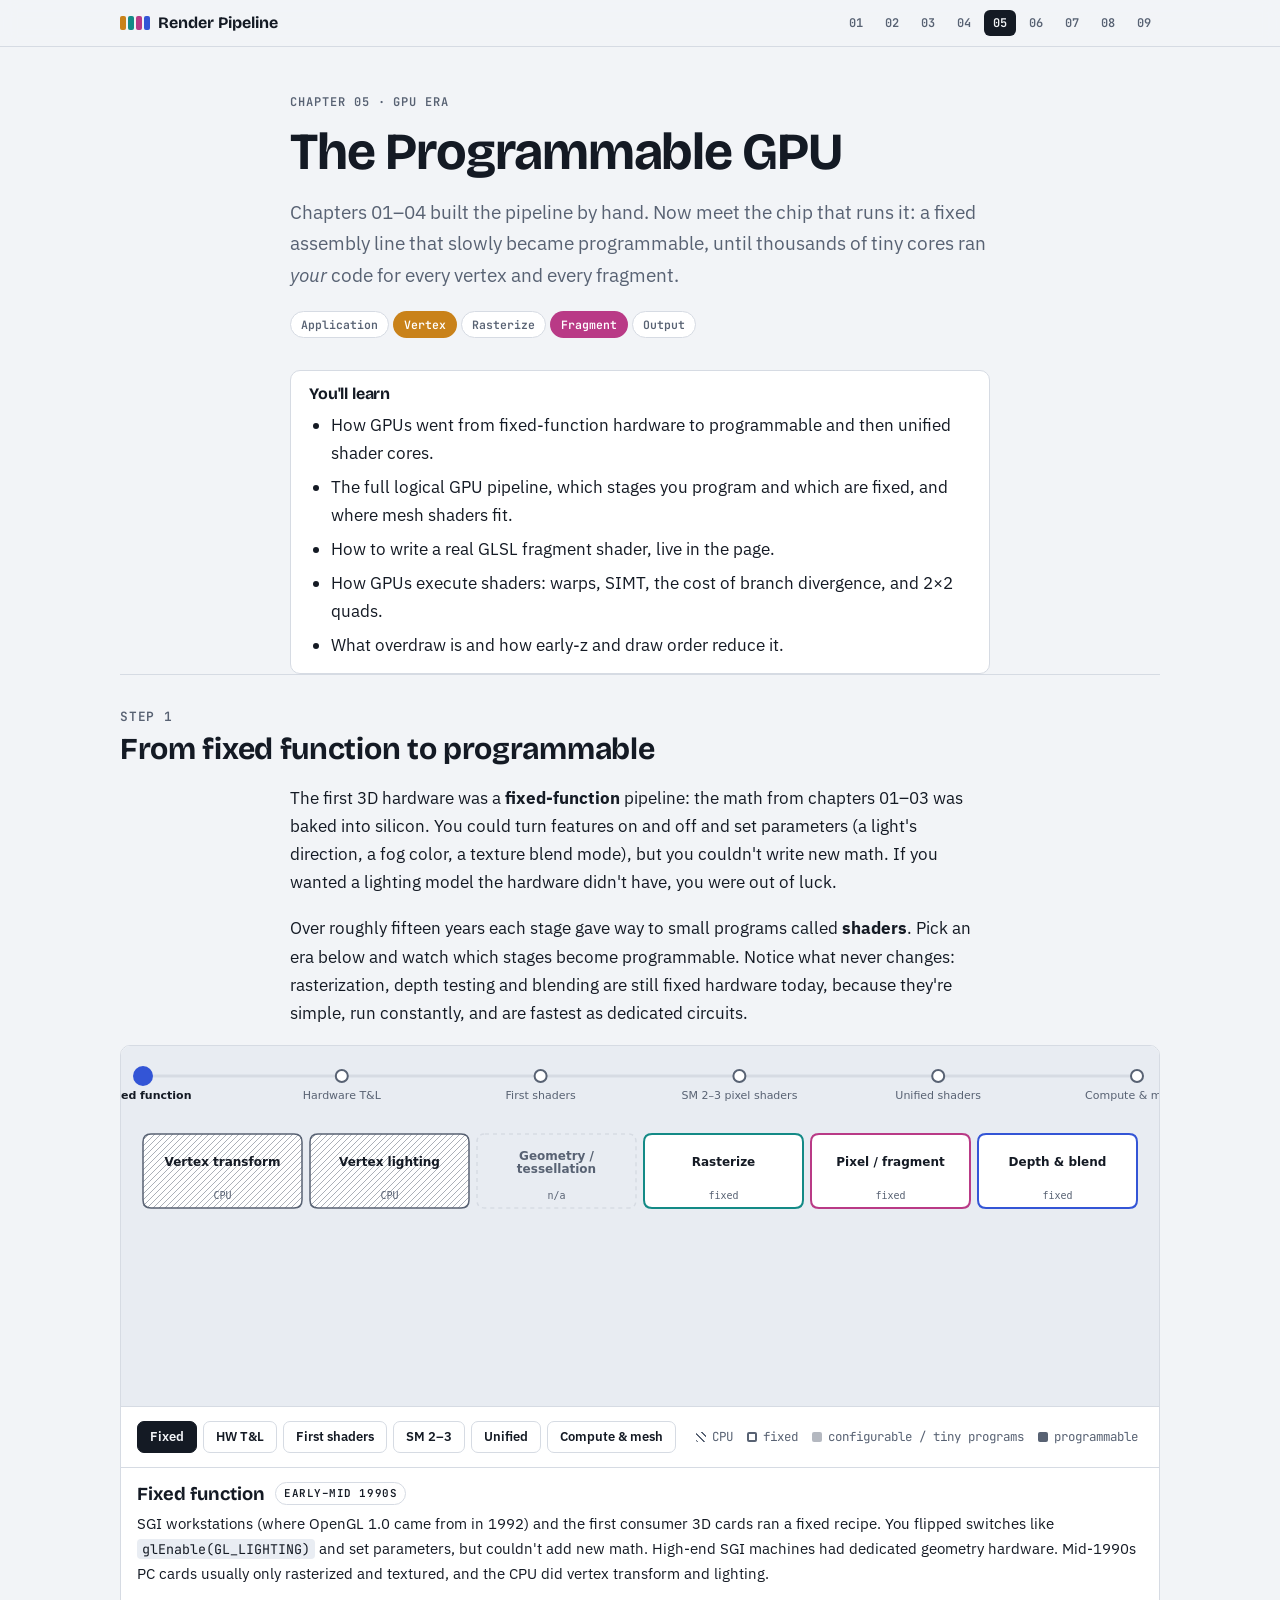
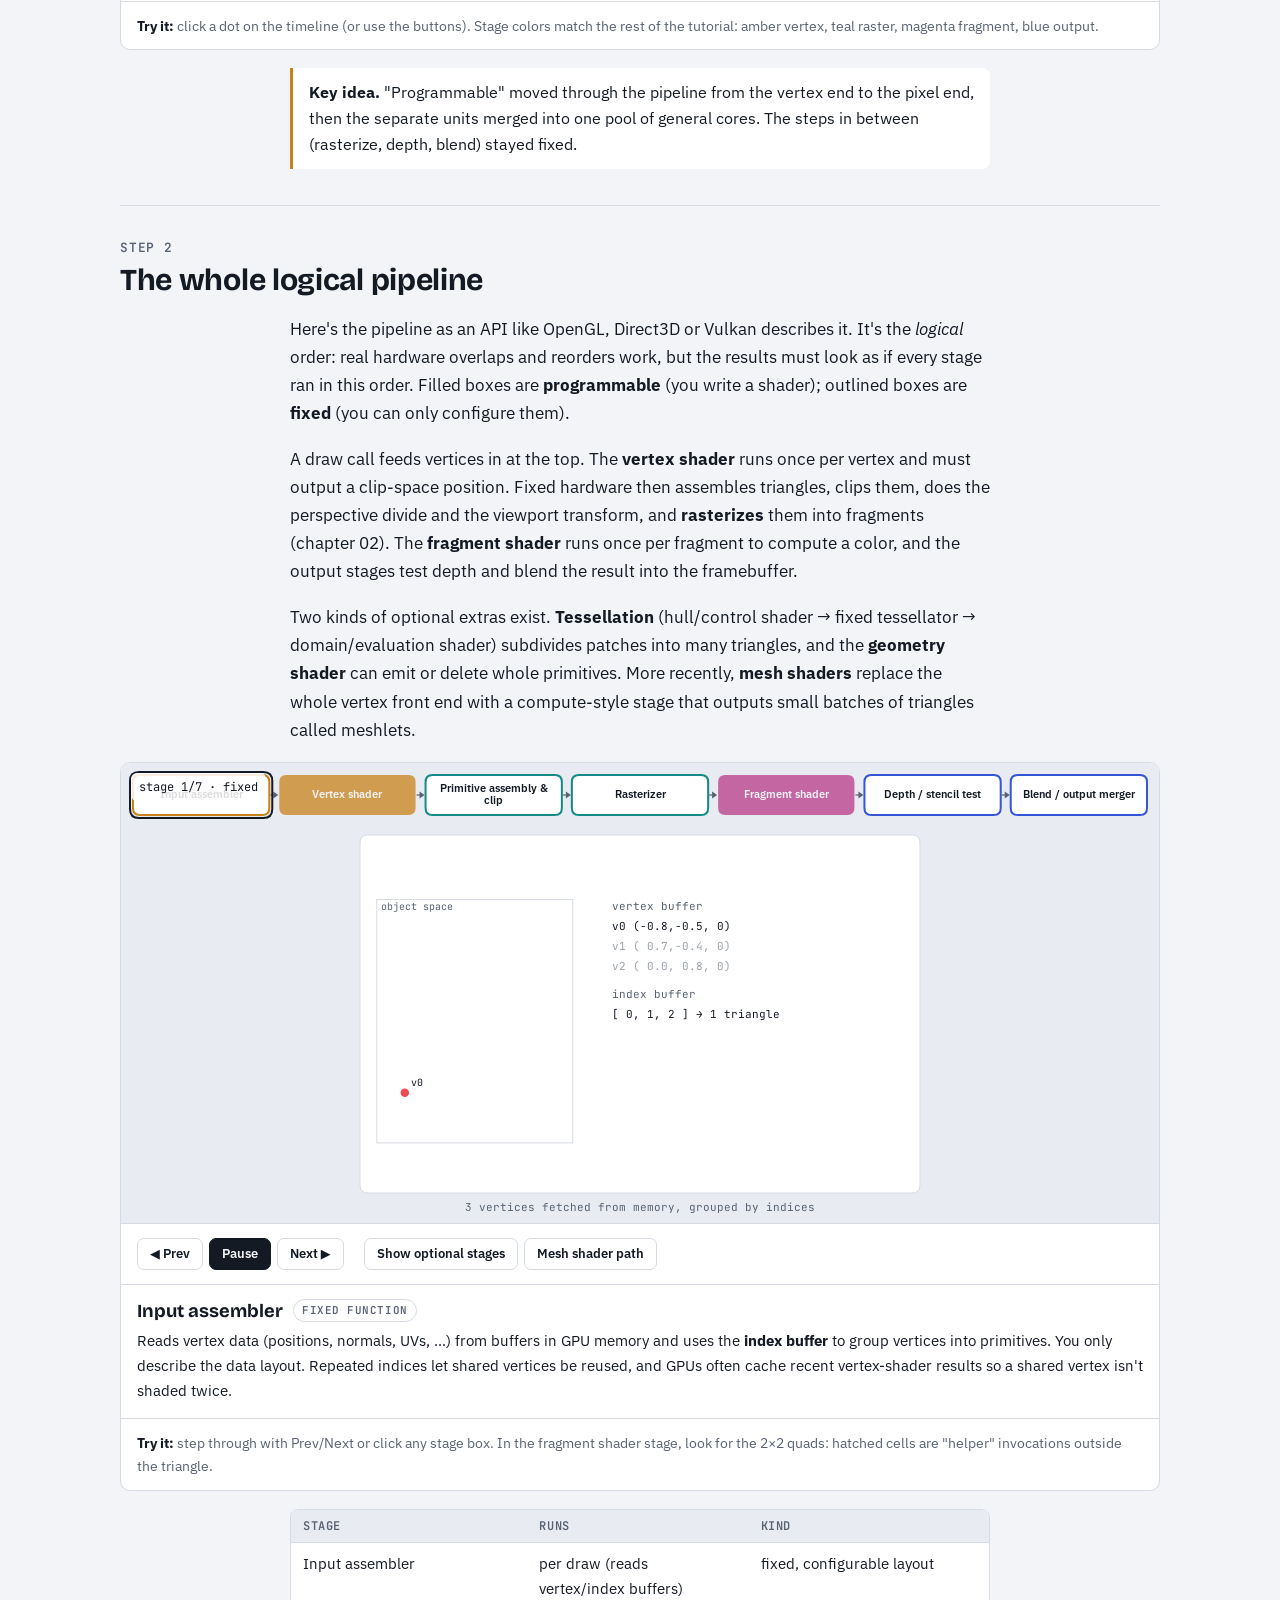
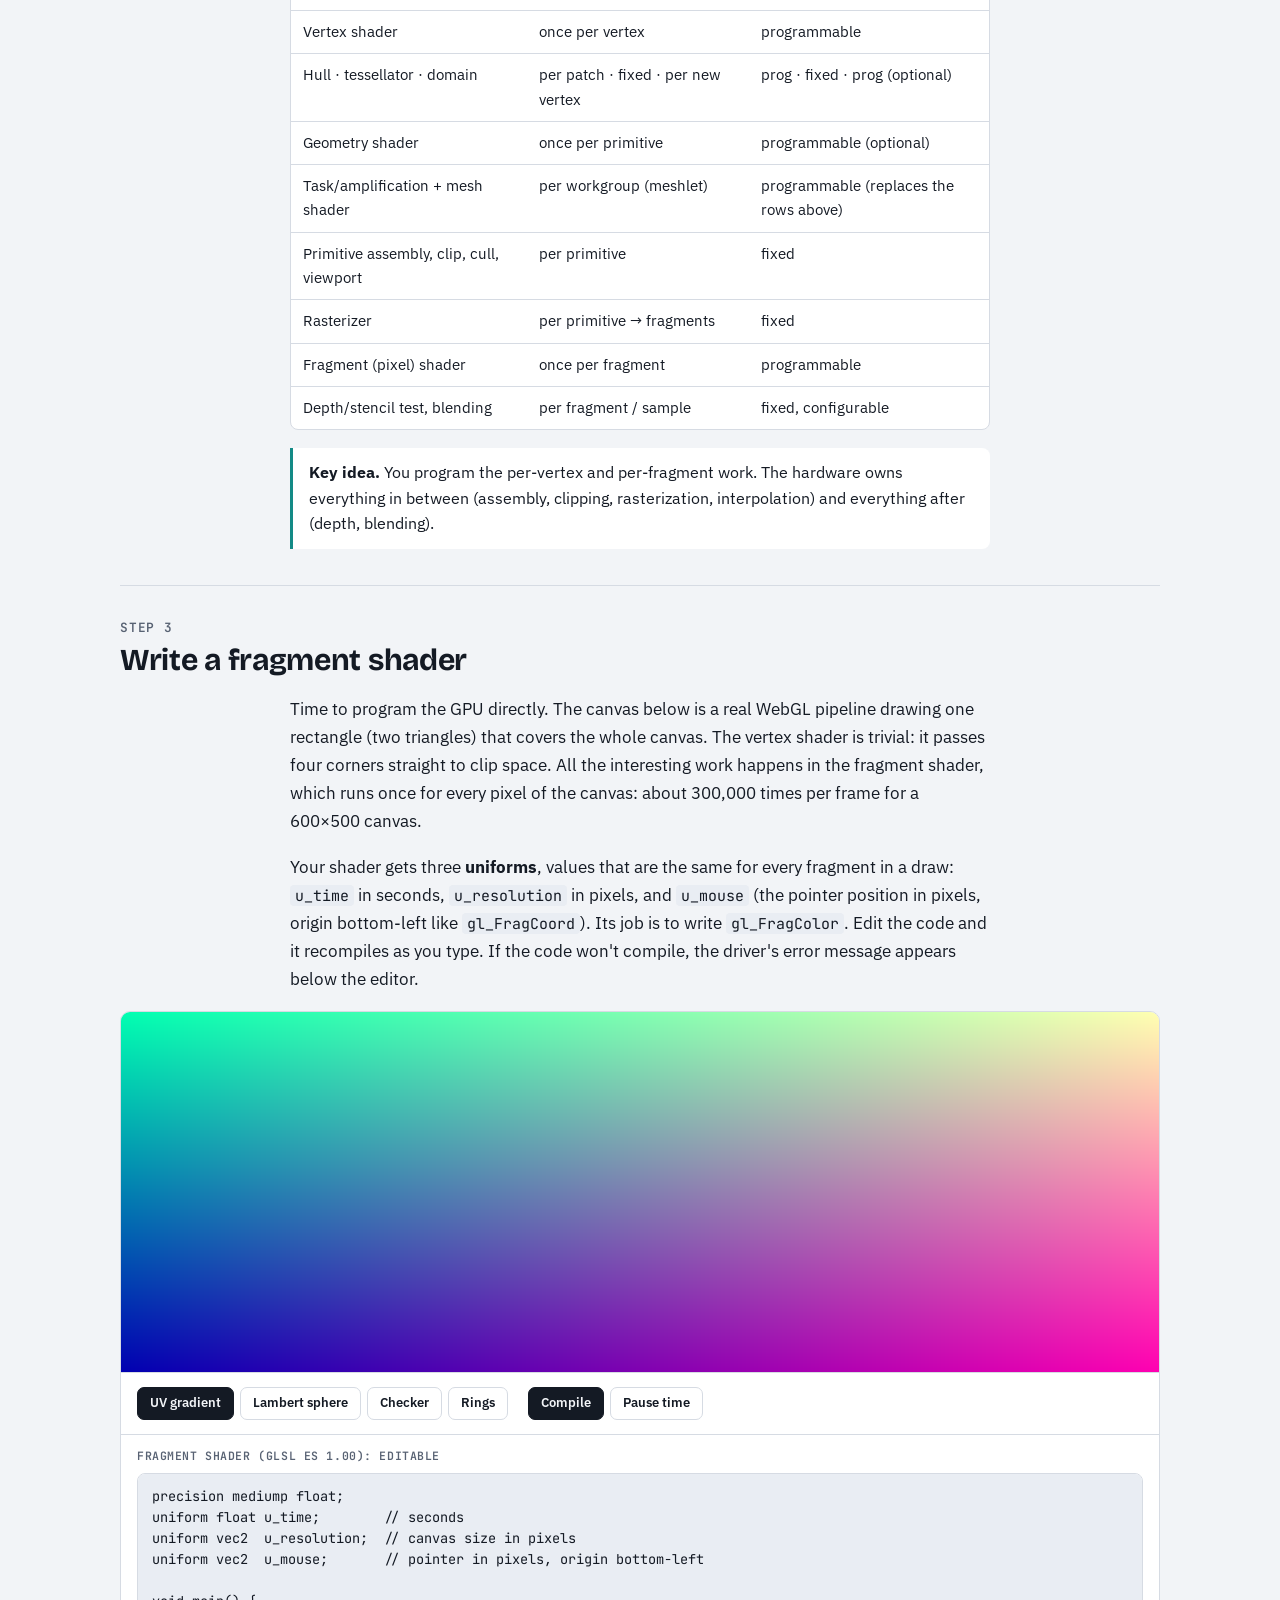
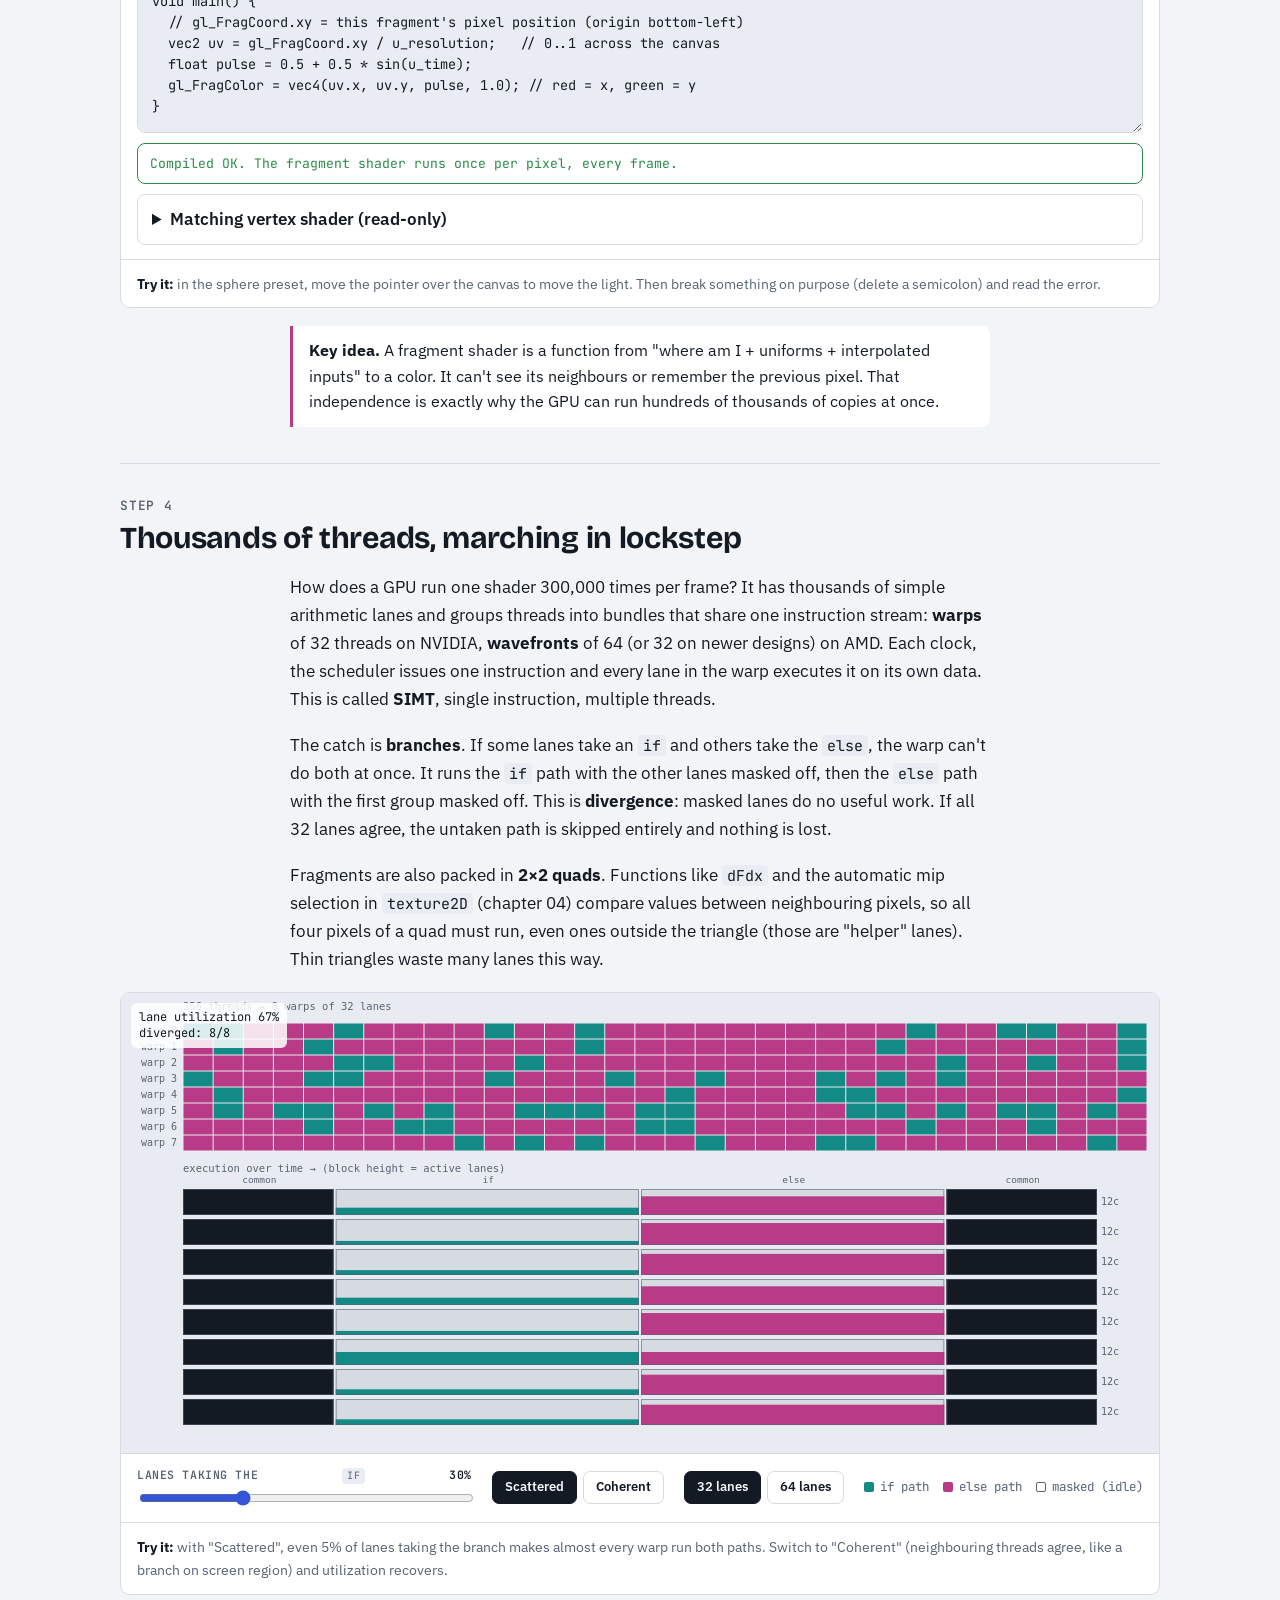
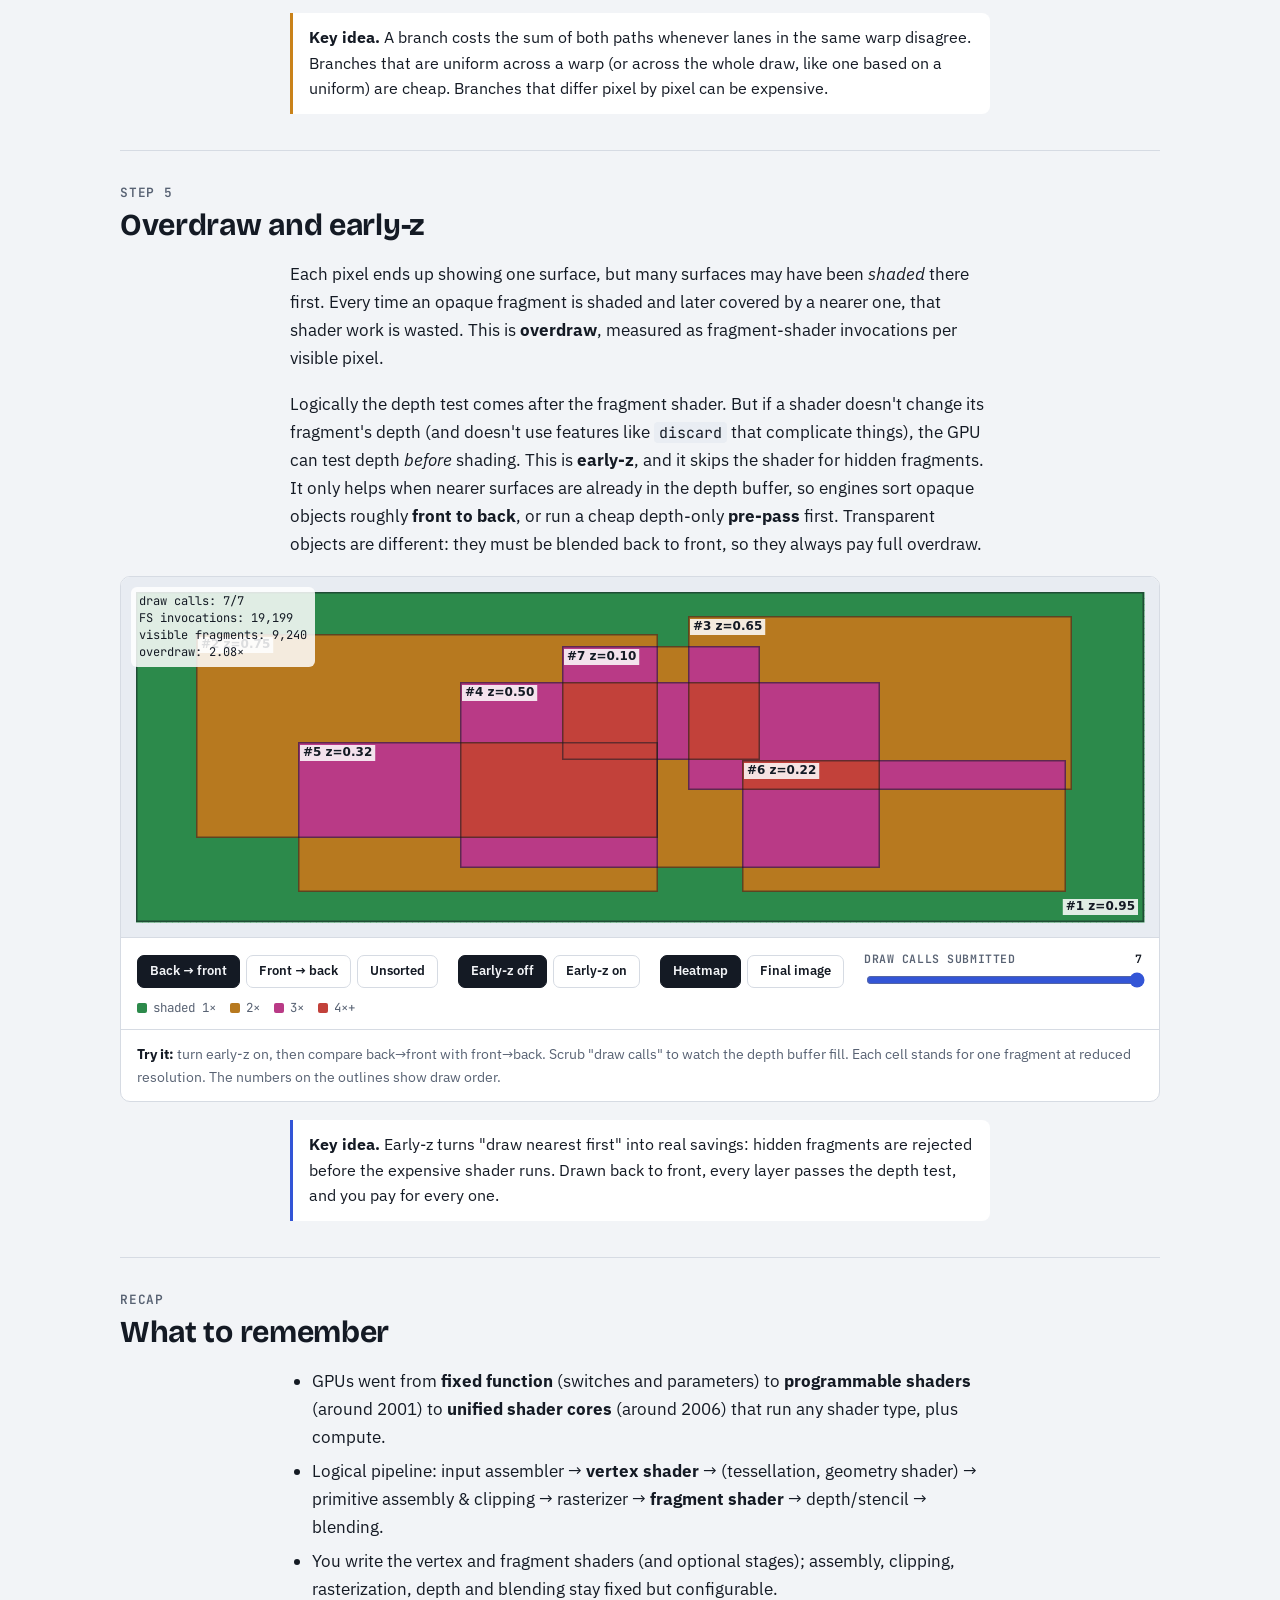
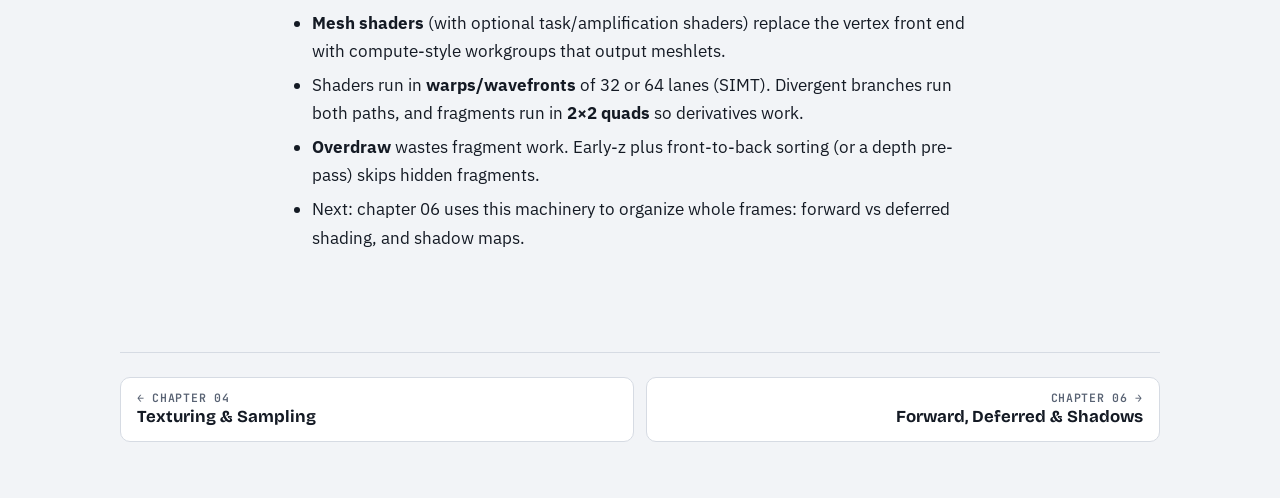
<file: topics/05-gpu-pipeline.html>
<!doctype html>
<html lang="en">
<head>
<meta charset="utf-8">
<meta name="viewport" content="width=device-width, initial-scale=1, viewport-fit=cover">
<title>The Programmable GPU · Render Pipeline</title>
<link rel="stylesheet" href="../assets/style.css?v=2">
<style>
.info-panel { padding: 14px 16px; border-top: 1px solid var(--line); display: grid; gap: 6px; font-size: 0.95rem; }
.info-panel h3 { display: flex; gap: 10px; align-items: center; flex-wrap: wrap; }
.badge { font: 600 0.68rem/1 var(--font-mono); text-transform: uppercase; letter-spacing: 0.05em; padding: 5px 8px; border-radius: 999px; border: 1px solid var(--line); color: var(--muted); }
.badge.prog { background: var(--ink); color: var(--paper); border-color: var(--ink); }
.badge.when { color: var(--ink); }
.editor { display: grid; gap: 10px; padding: 14px 16px; border-top: 1px solid var(--line); }
.editor label { font: 600 0.72rem/1.2 var(--font-mono); color: var(--muted); text-transform: uppercase; letter-spacing: 0.05em; }
textarea.glsl {
  width: 100%; min-height: 260px; resize: vertical; font: 400 0.85rem/1.55 var(--font-mono);
  background: var(--code-bg); color: var(--ink); border: 1px solid var(--line); border-radius: 8px; padding: 12px 14px;
  tab-size: 2; white-space: pre; overflow-x: auto;
}
textarea.glsl:focus-visible { outline: 2px solid var(--accent); outline-offset: 2px; }
.compile-status { font: 400 0.82rem/1.5 var(--font-mono); border-radius: 8px; padding: 10px 12px; border: 1px solid var(--line); white-space: pre-wrap; word-break: break-word; }
.compile-status.ok { border-color: var(--good); color: var(--good); background: var(--surface); }
.compile-status.err { border-color: var(--bad); color: var(--bad); background: color-mix(in srgb, var(--bad) 8%, var(--surface)); }
.legend .hatch { background: repeating-linear-gradient(45deg, var(--muted) 0 2px, transparent 2px 5px); }
.legend .outl { border: 2px solid var(--muted); background: transparent; }
.legend .half { background: color-mix(in srgb, var(--muted) 45%, transparent); }
.legend .solid { background: var(--muted); }
.legend .h1 { background: var(--good); } .legend .h2 { background: var(--warn); } .legend .h3 { background: var(--frag); } .legend .h4 { background: var(--bad); }
.legend .lane-a { background: var(--ras); } .legend .lane-b { background: var(--frag); } .legend .lane-x { border: 1px solid var(--muted); background: transparent; }
</style>
</head>
<body data-topic="05">
<header class="topbar"><div class="topbar-inner"></div></header>
<main class="lesson">
  <section class="hero">
    <p class="eyebrow">Chapter 05 · GPU era</p>
    <h1>The Programmable GPU</h1>
    <p class="lede">Chapters 01–04 built the pipeline by hand. Now meet the chip that runs it: a fixed assembly line that slowly became programmable, until thousands of tiny cores ran <em>your</em> code for every vertex and every fragment.</p>
    <div class="stage-band"><span class="app">Application</span><span class="on vtx">Vertex</span><span class="ras">Rasterize</span><span class="on frag">Fragment</span><span class="out">Output</span></div>
  </section>
  <aside class="objectives"><h2>You'll learn</h2><ul>
    <li>How GPUs went from fixed-function hardware to programmable and then unified shader cores.</li>
    <li>The full logical GPU pipeline, which stages you program and which are fixed, and where mesh shaders fit.</li>
    <li>How to write a real GLSL fragment shader, live in the page.</li>
    <li>How GPUs execute shaders: warps, SIMT, the cost of branch divergence, and 2×2 quads.</li>
    <li>What overdraw is and how early-z and draw order reduce it.</li>
  </ul></aside>

  <!-- STEP 1 -->
  <section class="step" id="history">
    <h2><span class="step-no">STEP 1</span>From fixed function to programmable</h2>
    <p>The first 3D hardware was a <b>fixed-function</b> pipeline: the math from chapters 01–03 was baked into silicon. You could turn features on and off and set parameters (a light's direction, a fog color, a texture blend mode), but you couldn't write new math. If you wanted a lighting model the hardware didn't have, you were out of luck.</p>
    <p>Over roughly fifteen years each stage gave way to small programs called <b>shaders</b>. Pick an era below and watch which stages become programmable. Notice what never changes: rasterization, depth testing and blending are still fixed hardware today, because they're simple, run constantly, and are fastest as dedicated circuits.</p>
    <figure class="viz">
      <div class="viz-stage"><canvas id="tl" aria-label="Timeline of GPU eras. Below it, six pipeline stages are drawn to show whether each one is CPU-side, fixed, configurable or programmable in the selected era."></canvas></div>
      <div class="controls">
        <div class="btn-row" id="era-btns" role="group" aria-label="Choose an era">
          <button class="btn" data-value="0" aria-pressed="true">Fixed</button>
          <button class="btn" data-value="1">HW T&amp;L</button>
          <button class="btn" data-value="2">First shaders</button>
          <button class="btn" data-value="3">SM 2–3</button>
          <button class="btn" data-value="4">Unified</button>
          <button class="btn" data-value="5">Compute &amp; mesh</button>
        </div>
        <div class="legend"><span><i class="hatch"></i>CPU</span><span><i class="outl"></i>fixed</span><span><i class="half"></i>configurable / tiny programs</span><span><i class="solid"></i>programmable</span></div>
      </div>
      <div class="info-panel" id="era-info" aria-live="polite"></div>
      <figcaption><b>Try it:</b> click a dot on the timeline (or use the buttons). Stage colors match the rest of the tutorial: amber vertex, teal raster, magenta fragment, blue output.</figcaption>
    </figure>
    <div class="callout vtx"><strong>Key idea.</strong> "Programmable" moved through the pipeline from the vertex end to the pixel end, then the separate units merged into one pool of general cores. The steps in between (rasterize, depth, blend) stayed fixed.</div>
  </section>

  <!-- STEP 2 -->
  <section class="step" id="pipeline">
    <h2><span class="step-no">STEP 2</span>The whole logical pipeline</h2>
    <p>Here's the pipeline as an API like OpenGL, Direct3D or Vulkan describes it. It's the <em>logical</em> order: real hardware overlaps and reorders work, but the results must look as if every stage ran in this order. Filled boxes are <b>programmable</b> (you write a shader); outlined boxes are <b>fixed</b> (you can only configure them).</p>
    <p>A draw call feeds vertices in at the top. The <b>vertex shader</b> runs once per vertex and must output a clip-space position. Fixed hardware then assembles triangles, clips them, does the perspective divide and the viewport transform, and <b>rasterizes</b> them into fragments (chapter 02). The <b>fragment shader</b> runs once per fragment to compute a color, and the output stages test depth and blend the result into the framebuffer.</p>
    <p>Two kinds of optional extras exist. <b>Tessellation</b> (hull/control shader → fixed tessellator → domain/evaluation shader) subdivides patches into many triangles, and the <b>geometry shader</b> can emit or delete whole primitives. More recently, <b>mesh shaders</b> replace the whole vertex front end with a compute-style stage that outputs small batches of triangles called meshlets.</p>
    <figure class="viz">
      <div class="viz-stage"><canvas id="pipe" class="tall" aria-label="Pipeline diagram. A row of stage boxes on top; below, a preview of the data at the current stage, starting with three vertices and ending with blended pixels."></canvas><div class="hud" id="pipe-hud"></div></div>
      <div class="controls">
        <div class="btn-row">
          <button class="btn" id="pipe-prev" type="button" aria-label="Previous stage">◀ Prev</button>
          <button class="btn primary" id="pipe-play" type="button">Pause</button>
          <button class="btn" id="pipe-next" type="button" aria-label="Next stage">Next ▶</button>
        </div>
        <div class="btn-row">
          <button class="btn" id="pipe-opt" type="button" aria-pressed="false">Show optional stages</button>
          <button class="btn" id="pipe-mesh" type="button" aria-pressed="false">Mesh shader path</button>
        </div>
      </div>
      <div class="info-panel" id="pipe-info" aria-live="polite"></div>
      <figcaption><b>Try it:</b> step through with Prev/Next or click any stage box. In the fragment shader stage, look for the 2×2 quads: hatched cells are "helper" invocations outside the triangle.</figcaption>
    </figure>
    <div class="table-wrap"><table>
      <thead><tr><th>Stage</th><th>Runs</th><th>Kind</th></tr></thead>
      <tbody>
        <tr><td>Input assembler</td><td>per draw (reads vertex/index buffers)</td><td>fixed, configurable layout</td></tr>
        <tr><td>Vertex shader</td><td>once per vertex</td><td>programmable</td></tr>
        <tr><td>Hull · tessellator · domain</td><td>per patch · fixed · per new vertex</td><td>prog · fixed · prog (optional)</td></tr>
        <tr><td>Geometry shader</td><td>once per primitive</td><td>programmable (optional)</td></tr>
        <tr><td>Task/amplification + mesh shader</td><td>per workgroup (meshlet)</td><td>programmable (replaces the rows above)</td></tr>
        <tr><td>Primitive assembly, clip, cull, viewport</td><td>per primitive</td><td>fixed</td></tr>
        <tr><td>Rasterizer</td><td>per primitive → fragments</td><td>fixed</td></tr>
        <tr><td>Fragment (pixel) shader</td><td>once per fragment</td><td>programmable</td></tr>
        <tr><td>Depth/stencil test, blending</td><td>per fragment / sample</td><td>fixed, configurable</td></tr>
      </tbody>
    </table></div>
    <div class="callout ras"><strong>Key idea.</strong> You program the per-vertex and per-fragment work. The hardware owns everything in between (assembly, clipping, rasterization, interpolation) and everything after (depth, blending).</div>
  </section>

  <!-- STEP 3 -->
  <section class="step" id="shader">
    <h2><span class="step-no">STEP 3</span>Write a fragment shader</h2>
    <p>Time to program the GPU directly. The canvas below is a real WebGL pipeline drawing one rectangle (two triangles) that covers the whole canvas. The vertex shader is trivial: it passes four corners straight to clip space. All the interesting work happens in the fragment shader, which runs once for every pixel of the canvas: about 300,000 times per frame for a 600×500 canvas.</p>
    <p>Your shader gets three <b>uniforms</b>, values that are the same for every fragment in a draw: <code>u_time</code> in seconds, <code>u_resolution</code> in pixels, and <code>u_mouse</code> (the pointer position in pixels, origin bottom-left like <code>gl_FragCoord</code>). Its job is to write <code>gl_FragColor</code>. Edit the code and it recompiles as you type. If the code won't compile, the driver's error message appears below the editor.</p>
    <figure class="viz">
      <div class="viz-stage"><canvas id="glsl" aria-label="WebGL output of the fragment shader in the editor below, drawn on a full-screen rectangle."></canvas></div>
      <div class="controls">
        <div class="btn-row" id="presets" role="group" aria-label="Shader presets">
          <button class="btn" data-value="uv" aria-pressed="true">UV gradient</button>
          <button class="btn" data-value="sphere">Lambert sphere</button>
          <button class="btn" data-value="checker">Checker</button>
          <button class="btn" data-value="rings">Rings</button>
        </div>
        <div class="btn-row">
          <button class="btn primary" id="glsl-run" type="button">Compile</button>
          <button class="btn" id="glsl-time" type="button">Pause time</button>
        </div>
      </div>
      <div class="editor">
        <label for="glsl-src">Fragment shader (GLSL ES 1.00): editable</label>
        <textarea id="glsl-src" class="glsl" spellcheck="false" autocapitalize="off" autocomplete="off"></textarea>
        <div class="compile-status ok" id="glsl-status" role="status">Compiled OK.</div>
        <details><summary>Matching vertex shader (read-only)</summary><pre><code id="glsl-vs"></code></pre></details>
      </div>
      <figcaption><b>Try it:</b> in the sphere preset, move the pointer over the canvas to move the light. Then break something on purpose (delete a semicolon) and read the error.</figcaption>
    </figure>
    <div class="callout frag"><strong>Key idea.</strong> A fragment shader is a function from "where am I + uniforms + interpolated inputs" to a color. It can't see its neighbours or remember the previous pixel. That independence is exactly why the GPU can run hundreds of thousands of copies at once.</div>
  </section>

  <!-- STEP 4 -->
  <section class="step" id="simt">
    <h2><span class="step-no">STEP 4</span>Thousands of threads, marching in lockstep</h2>
    <p>How does a GPU run one shader 300,000 times per frame? It has thousands of simple arithmetic lanes and groups threads into bundles that share one instruction stream: <b>warps</b> of 32 threads on NVIDIA, <b>wavefronts</b> of 64 (or 32 on newer designs) on AMD. Each clock, the scheduler issues one instruction and every lane in the warp executes it on its own data. This is called <b>SIMT</b>, single instruction, multiple threads.</p>
    <p>The catch is <b>branches</b>. If some lanes take an <code>if</code> and others take the <code>else</code>, the warp can't do both at once. It runs the <code>if</code> path with the other lanes masked off, then the <code>else</code> path with the first group masked off. This is <b>divergence</b>: masked lanes do no useful work. If all 32 lanes agree, the untaken path is skipped entirely and nothing is lost.</p>
    <p>Fragments are also packed in <b>2×2 quads</b>. Functions like <code>dFdx</code> and the automatic mip selection in <code>texture2D</code> (chapter 04) compare values between neighbouring pixels, so all four pixels of a quad must run, even ones outside the triangle (those are "helper" lanes). Thin triangles waste many lanes this way.</p>
    <figure class="viz">
      <div class="viz-stage"><canvas id="warp" class="tall" aria-label="Top: lanes of each warp colored by which branch they take. Bottom: per-warp execution timeline showing the if and else paths run one after the other, with filled height equal to the fraction of active lanes."></canvas><div class="hud" id="warp-hud"></div></div>
      <div class="controls">
        <div class="control"><label for="warp-p">Lanes taking the <code>if</code> <output for="warp-p"></output></label><input type="range" id="warp-p" min="0" max="100" value="30"></div>
        <div class="btn-row" id="warp-pat" role="group" aria-label="Branch pattern">
          <button class="btn" data-value="scatter" aria-pressed="true">Scattered</button>
          <button class="btn" data-value="coherent">Coherent</button>
        </div>
        <div class="btn-row" id="warp-size" role="group" aria-label="Warp width">
          <button class="btn" data-value="32" aria-pressed="true">32 lanes</button>
          <button class="btn" data-value="64">64 lanes</button>
        </div>
        <div class="legend"><span><i class="lane-a"></i>if path</span><span><i class="lane-b"></i>else path</span><span><i class="lane-x"></i>masked (idle)</span></div>
      </div>
      <figcaption><b>Try it:</b> with "Scattered", even 5% of lanes taking the branch makes almost every warp run both paths. Switch to "Coherent" (neighbouring threads agree, like a branch on screen region) and utilization recovers.</figcaption>
    </figure>
    <div class="callout vtx"><strong>Key idea.</strong> A branch costs the sum of both paths whenever lanes in the same warp disagree. Branches that are uniform across a warp (or across the whole draw, like one based on a uniform) are cheap. Branches that differ pixel by pixel can be expensive.</div>
  </section>

  <!-- STEP 5 -->
  <section class="step" id="overdraw">
    <h2><span class="step-no">STEP 5</span>Overdraw and early-z</h2>
    <p>Each pixel ends up showing one surface, but many surfaces may have been <em>shaded</em> there first. Every time an opaque fragment is shaded and later covered by a nearer one, that shader work is wasted. This is <b>overdraw</b>, measured as fragment-shader invocations per visible pixel.</p>
    <p>Logically the depth test comes after the fragment shader. But if a shader doesn't change its fragment's depth (and doesn't use features like <code>discard</code> that complicate things), the GPU can test depth <em>before</em> shading. This is <b>early-z</b>, and it skips the shader for hidden fragments. It only helps when nearer surfaces are already in the depth buffer, so engines sort opaque objects roughly <b>front to back</b>, or run a cheap depth-only <b>pre-pass</b> first. Transparent objects are different: they must be blended back to front, so they always pay full overdraw.</p>
    <figure class="viz">
      <div class="viz-stage"><canvas id="od" aria-label="Overlapping opaque rectangles at different depths, drawn as a heatmap of fragment-shader invocations per pixel, or as final colors."></canvas><div class="hud" id="od-hud"></div></div>
      <div class="controls">
        <div class="btn-row" id="od-order" role="group" aria-label="Draw order">
          <button class="btn" data-value="back" aria-pressed="true">Back → front</button>
          <button class="btn" data-value="front">Front → back</button>
          <button class="btn" data-value="mixed">Unsorted</button>
        </div>
        <div class="btn-row" id="od-z" role="group" aria-label="Early depth test">
          <button class="btn" data-value="off" aria-pressed="true">Early-z off</button>
          <button class="btn" data-value="on">Early-z on</button>
        </div>
        <div class="btn-row" id="od-view" role="group" aria-label="View">
          <button class="btn" data-value="heat" aria-pressed="true">Heatmap</button>
          <button class="btn" data-value="color">Final image</button>
        </div>
        <div class="control"><label for="od-n">Draw calls submitted <output for="od-n"></output></label><input type="range" id="od-n" min="0" max="7" value="7"></div>
        <div class="legend"><span><i class="h1"></i>shaded 1×</span><span><i class="h2"></i>2×</span><span><i class="h3"></i>3×</span><span><i class="h4"></i>4×+</span></div>
      </div>
      <figcaption><b>Try it:</b> turn early-z on, then compare back→front with front→back. Scrub "draw calls" to watch the depth buffer fill. Each cell stands for one fragment at reduced resolution. The numbers on the outlines show draw order.</figcaption>
    </figure>
    <div class="callout out"><strong>Key idea.</strong> Early-z turns "draw nearest first" into real savings: hidden fragments are rejected before the expensive shader runs. Drawn back to front, every layer passes the depth test, and you pay for every one.</div>
  </section>

  <section class="step" id="recap"><h2><span class="step-no">RECAP</span>What to remember</h2><ul>
    <li>GPUs went from <b>fixed function</b> (switches and parameters) to <b>programmable shaders</b> (around 2001) to <b>unified shader cores</b> (around 2006) that run any shader type, plus compute.</li>
    <li>Logical pipeline: input assembler → <b>vertex shader</b> → (tessellation, geometry shader) → primitive assembly &amp; clipping → rasterizer → <b>fragment shader</b> → depth/stencil → blending.</li>
    <li>You write the vertex and fragment shaders (and optional stages); assembly, clipping, rasterization, depth and blending stay fixed but configurable.</li>
    <li><b>Mesh shaders</b> (with optional task/amplification shaders) replace the vertex front end with compute-style workgroups that output meshlets.</li>
    <li>Shaders run in <b>warps/wavefronts</b> of 32 or 64 lanes (SIMT). Divergent branches run both paths, and fragments run in <b>2×2 quads</b> so derivatives work.</li>
    <li><b>Overdraw</b> wastes fragment work. Early-z plus front-to-back sorting (or a depth pre-pass) skips hidden fragments.</li>
    <li>Next: chapter 06 uses this machinery to organize whole frames: forward vs deferred shading, and shadow maps.</li>
  </ul></section>
</main>
<nav class="pager" aria-label="Chapter navigation"></nav>
<script src="../assets/common.js"></script>
<script>
(function () {
  "use strict";
  const $ = (s) => document.querySelector(s);
  const A = RP.alpha;

  function rrect(ctx, x, y, w, h, r) {
    r = Math.min(r, w / 2, h / 2);
    ctx.beginPath();
    ctx.moveTo(x + r, y); ctx.lineTo(x + w - r, y); ctx.quadraticCurveTo(x + w, y, x + w, y + r);
    ctx.lineTo(x + w, y + h - r); ctx.quadraticCurveTo(x + w, y + h, x + w - r, y + h);
    ctx.lineTo(x + r, y + h); ctx.quadraticCurveTo(x, y + h, x, y + h - r);
    ctx.lineTo(x, y + r); ctx.quadraticCurveTo(x, y, x + r, y); ctx.closePath();
  }
  function wrap(ctx, text, maxW) {
    const words = text.split(" "), lines = []; let cur = "";
    for (const wd of words) { const t = cur ? cur + " " + wd : wd; if (ctx.measureText(t).width > maxW && cur) { lines.push(cur); cur = wd; } else cur = t; }
    if (cur) lines.push(cur);
    return lines;
  }
  function hatch(ctx, x, y, w, h, color) {
    ctx.save(); ctx.beginPath(); ctx.rect(x, y, w, h); ctx.clip();
    ctx.strokeStyle = color; ctx.lineWidth = 1; ctx.beginPath();
    for (let k = -h; k < w; k += 6) { ctx.moveTo(x + k, y + h); ctx.lineTo(x + k + h, y); }
    ctx.stroke(); ctx.restore();
  }
  const FONT = (px, w) => `${w || 400} ${px}px "IBM Plex Sans", "Segoe UI", system-ui, sans-serif`;
  const MONO = (px) => `400 ${px}px "JetBrains Mono", ui-monospace, Consolas, monospace`;

  /* ================= STEP 1: timeline ================= */
  const COLS = [
    { k: "xf", n: "Vertex transform", s: "vtx" }, { k: "lt", n: "Vertex lighting", s: "vtx" },
    { k: "geo", n: "Geometry / tessellation", s: "vtx" }, { k: "rs", n: "Rasterize", s: "ras" },
    { k: "fr", n: "Pixel / fragment", s: "frag" }, { k: "om", n: "Depth & blend", s: "out" },
  ];
  const STATUS_TXT = { cpu: "CPU", fixed: "fixed", config: "configurable", limited: "tiny programs", prog: "programmable", none: "n/a" };
  const ERAS = [
    { label: "Fixed function", when: "early–mid 1990s", st: { xf: "cpu", lt: "cpu", geo: "none", rs: "fixed", fr: "fixed", om: "fixed" },
      text: "SGI workstations (where OpenGL 1.0 came from in 1992) and the first consumer 3D cards ran a fixed recipe. You flipped switches like <code>glEnable(GL_LIGHTING)</code> and set parameters, but couldn't add new math. High-end SGI machines had dedicated geometry hardware. Mid-1990s PC cards usually only rasterized and textured, and the CPU did vertex transform and lighting." },
    { label: "Hardware T&L", when: "around 1999", st: { xf: "fixed", lt: "fixed", geo: "none", rs: "fixed", fr: "config", om: "fixed" },
      text: "Cards like NVIDIA's GeForce 256 moved transform &amp; lighting (T&amp;L) onto the GPU, and Direct3D 7 exposed it. Faster, but still fixed: the hardware implemented the classic per-vertex lighting model (a few lights, Gouraud shading) and you only chose the parameters. Texture combiners let you configure how textures and colors were mixed." },
    { label: "First shaders", when: "around 2001", st: { xf: "prog", lt: "prog", geo: "none", rs: "fixed", fr: "limited", om: "fixed" },
      text: "GeForce 3 and DirectX 8 introduced programmable <b>vertex shaders</b>: short assembly-like programs that ran per vertex in place of fixed T&amp;L. Pixel shaders (Shader Model 1.x) existed but were tiny, only a handful of instructions, closer to a programmable combiner than a real program." },
    { label: "SM 2–3 pixel shaders", when: "around 2002–2004", st: { xf: "prog", lt: "prog", geo: "none", rs: "fixed", fr: "prog", om: "fixed" },
      text: "DirectX 9-class GPUs (Shader Model 2.0, then 3.0), such as ATI's Radeon 9700, brought floating-point pixel shaders with real instruction budgets. High-level languages arrived too: HLSL, Cg and GLSL (with OpenGL 2.0). Per-pixel lighting became normal. Vertex and pixel shaders still ran on separate kinds of hardware units." },
    { label: "Unified shaders", when: "around 2005–2006", unified: true, st: { xf: "prog", lt: "prog", geo: "prog", rs: "fixed", fr: "prog", om: "fixed" },
      text: "The Xbox 360's Xenos GPU, then the GeForce 8800 with Direct3D 10, switched to a <b>unified shader architecture</b>: one pool of identical cores runs whatever shader work is queued (vertex, geometry or pixel), so no units sit idle when a frame is vertex-heavy or pixel-heavy. Direct3D 10 also added the geometry shader." },
    { label: "Compute & mesh", when: "around 2009 → today", unified: true, compute: true, st: { xf: "prog", lt: "prog", geo: "prog", rs: "fixed", fr: "prog", om: "fixed" },
      text: "The unified cores became general-purpose. <b>Compute shaders</b> (Direct3D 11, OpenGL 4.3) run arbitrary parallel work, and tessellation stages arrived with Direct3D 11. Around 2018–2020, <b>mesh shaders</b> (first on NVIDIA's Turing GPUs, later in DirectX 12 Ultimate and Vulkan extensions) offered a compute-style replacement for the vertex front end. Rasterization, depth testing and blending are still fixed hardware." },
  ];
  let era = 0;
  const tlInfo = $("#era-info");
  const tl = RP.canvas("#tl", (s) => {
    const { ctx, w, h, c } = s;
    ctx.clearRect(0, 0, w, h);
    const pad = 22, ax = 30, n = ERAS.length, sp = (w - pad * 2) / (n - 1);
    s.nodes = [];
    ctx.strokeStyle = c.line; ctx.lineWidth = 3; ctx.beginPath(); ctx.moveTo(pad, ax); ctx.lineTo(w - pad, ax); ctx.stroke();
    ctx.strokeStyle = c.accent; ctx.beginPath(); ctx.moveTo(pad, ax); ctx.lineTo(pad + sp * era, ax); ctx.stroke();
    ctx.textAlign = "center"; ctx.textBaseline = "top";
    ERAS.forEach((e, i) => {
      const x = pad + sp * i, sel = i === era;
      s.nodes.push(x);
      ctx.beginPath(); ctx.arc(x, ax, sel ? 9 : 6, 0, Math.PI * 2);
      ctx.fillStyle = i <= era ? c.accent : c.surface; ctx.fill();
      ctx.strokeStyle = i <= era ? c.accent : c.muted; ctx.lineWidth = 2; ctx.stroke();
      ctx.font = FONT(w < 520 ? 10 : 11, sel ? 600 : 400); ctx.fillStyle = sel ? c.ink : c.muted;
      const lines = wrap(ctx, e.label, Math.max(40, sp - 6));
      lines.slice(0, 2).forEach((ln, j) => ctx.fillText(ln, Math.min(w - 26, Math.max(26, x)), ax + 15 + j * 13));
    });
    // stage boxes
    const E = ERAS[era];
    const oneRow = w >= 560, cols = oneRow ? 6 : 3, gap = 8;
    const top = 88, bh = oneRow ? 74 : 60;
    const bw = (w - pad * 2 - gap * (cols - 1)) / cols;
    const boxes = [];
    COLS.forEach((col, i) => {
      const r = Math.floor(i / cols), k = i % cols;
      const x = pad + k * (bw + gap), y = top + r * (bh + gap);
      boxes.push({ x, y });
      const stc = E.st[col.k], sc = c[col.s];
      ctx.save();
      rrect(ctx, x, y, bw, bh, 8);
      if (stc === "prog") { ctx.fillStyle = sc; ctx.fill(); }
      else if (stc === "limited") { ctx.fillStyle = A(sc, 0.55); ctx.fill(); ctx.strokeStyle = sc; ctx.lineWidth = 2; ctx.stroke(); }
      else if (stc === "config") { ctx.fillStyle = A(sc, 0.22); ctx.fill(); ctx.strokeStyle = sc; ctx.lineWidth = 2; ctx.stroke(); }
      else if (stc === "fixed") { ctx.fillStyle = c.surface; ctx.fill(); ctx.strokeStyle = sc; ctx.lineWidth = 2; ctx.stroke(); }
      else if (stc === "cpu") { ctx.fillStyle = c.surface; ctx.fill(); hatch(ctx, x, y, bw, bh, A(c.muted, 0.5)); rrect(ctx, x, y, bw, bh, 8); ctx.strokeStyle = c.muted; ctx.lineWidth = 1.5; ctx.stroke(); }
      else { ctx.setLineDash([4, 4]); ctx.strokeStyle = c.line; ctx.lineWidth = 1.5; ctx.stroke(); }
      ctx.restore();
      const txt = stc === "prog" ? c.paper : (stc === "none" ? c.muted : c.ink);
      ctx.fillStyle = txt; ctx.textAlign = "center"; ctx.textBaseline = "middle";
      ctx.font = FONT(w < 420 ? 10.5 : 12, 600);
      const lines = wrap(ctx, col.n, bw - 10);
      const ly = y + bh / 2 - 8 - (lines.length - 1) * 6.5;
      lines.forEach((ln, j) => ctx.fillText(ln, x + bw / 2, ly + j * 13));
      ctx.font = MONO(10); ctx.fillStyle = stc === "prog" ? c.paper : c.muted;
      ctx.fillText(STATUS_TXT[stc], x + bw / 2, y + bh - 12);
    });
    let y2 = top + (oneRow ? 1 : 2) * (bh + gap) + 4;
    if (E.unified) {
      const x0 = boxes[0].x, x1 = pad + (oneRow ? 5 : 2) * (bw + gap) + bw;
      rrect(ctx, x0, y2, x1 - x0, 28, 7); ctx.fillStyle = A(c.accent, 0.14); ctx.fill(); ctx.strokeStyle = c.accent; ctx.lineWidth = 1.5; ctx.stroke();
      ctx.fillStyle = c.ink; ctx.font = FONT(12, 600); ctx.textAlign = "center";
      ctx.fillText("One pool of unified shader cores runs every programmable stage", (x0 + x1) / 2, y2 + 14, x1 - x0 - 12);
      y2 += 36;
    }
    if (E.compute) {
      const x0 = boxes[0].x, x1 = pad + (oneRow ? 5 : 2) * (bw + gap) + bw;
      rrect(ctx, x0, y2, x1 - x0, 28, 7); ctx.setLineDash([5, 4]); ctx.strokeStyle = c.accent; ctx.stroke(); ctx.setLineDash([]);
      ctx.fillStyle = c.ink; ctx.font = FONT(12, 400);
      ctx.fillText("+ compute shaders and mesh shaders on the same cores", (x0 + x1) / 2, y2 + 14, x1 - x0 - 12);
    }
  });
  const eraGroup = RP.toggleGroup("#era-btns", (v) => {
    era = +v;
    const E = ERAS[era];
    tlInfo.innerHTML = `<h3>${E.label} <span class="badge when">${E.when}</span></h3><p>${E.text}</p>`;
    tl.draw();
  });
  RP.drag(tl.el, {
    down(x, y) {
      if (!tl.nodes || y > 84) return false;
      let best = 0, bd = 1e9; tl.nodes.forEach((nx, i) => { const d = Math.abs(nx - x); if (d < bd) { bd = d; best = i; } });
      eraGroup.set(String(best)); return false;
    },
  });

  /* ================= STEP 2: pipeline flow ================= */
  const PS = {
    ia: { n: "Input assembler", s: "vtx", prog: false, d: "Reads vertex data (positions, normals, UVs, …) from buffers in GPU memory and uses the <b>index buffer</b> to group vertices into primitives. You only describe the data layout. Repeated indices let shared vertices be reused, and GPUs often cache recent vertex-shader results so a shared vertex isn't shaded twice." },
    vs: { n: "Vertex shader", s: "vtx", prog: true, d: "Your code, once per vertex. Its one required output is a <b>clip-space position</b> (<code>gl_Position = P·V·M·p</code>, chapter 01). It also outputs <b>varyings</b> (colors, normals, UVs) for the rasterizer to interpolate. It sees one vertex at a time: it can't look at neighbours or create new vertices." },
    hs: { n: "Hull / tess control", s: "vtx", prog: true, d: "<b>Hull shader</b> (Direct3D) or <b>tessellation control shader</b> (OpenGL/Vulkan). Runs per patch and outputs tessellation factors: how many pieces to cut each edge into, e.g. more near the camera. Optional." },
    ts: { n: "Tessellator", s: "vtx", prog: false, d: "Fixed function. Given the factors, it generates a dense grid of new points inside the patch, in barycentric (u, v, w) coordinates. You can't program it, only feed it factors." },
    ds: { n: "Domain / tess eval", s: "vtx", prog: true, d: "<b>Domain shader</b> (Direct3D) or <b>tessellation evaluation shader</b> (OpenGL/Vulkan). Runs once per generated point and computes its real position, for example by sampling a displacement map to push the surface outward, as shown here." },
    gs: { n: "Geometry shader", s: "vtx", prog: true, d: "Sees a whole primitive (optionally with its neighbours) and can emit zero, one or several primitives: pass through, duplicate, extrude, or discard. Flexible, but often slow on real hardware, so modern engines use it sparingly. Here it passes the triangle through and could emit the dashed copy." },
    as: { n: "Task / amplification", s: "vtx", prog: true, d: "<b>Task shader</b> (Vulkan/OpenGL naming) or <b>amplification shader</b> (Direct3D 12). An optional compute-like stage that decides which meshlets are worth drawing, culling whole clusters (e.g. outside the frustum or facing away), and launches mesh shader workgroups for the survivors." },
    ms: { n: "Mesh shader", s: "vtx", prog: true, d: "A compute-style workgroup that directly outputs a small mesh, a <b>meshlet</b> of a few dozen vertices and triangles (64 vertices / 126 triangles is a commonly cited size). It replaces the input assembler, vertex, tessellation and geometry stages with one flexible programmable stage." },
    pa: { n: "Primitive assembly & clip", s: "ras", prog: false, d: "Groups the shaded vertices into triangles. <b>Clipping</b> cuts triangles against the view volume in clip space (the dashed part is cut away, creating new vertices on the edge). Then the perspective divide gives NDC, back-face culling may discard triangles facing away, and the viewport transform maps NDC to pixels." },
    rs: { n: "Rasterizer", s: "ras", prog: false, d: "Fixed function. Tests which pixel centers each triangle covers (edge functions, chapter 02) and produces one <b>fragment</b> per covered pixel, with varyings interpolated perspective-correctly. Hardware walks the triangle in tiles and 2×2 quads rather than strict scanlines." },
    fs: { n: "Fragment shader", s: "frag", prog: true, d: "Your code, once per fragment (called a <b>pixel shader</b> in Direct3D). It computes a color from the interpolated varyings, textures and lights, and may <code>discard</code> the fragment. Fragments are shaded in <b>2×2 quads</b> so derivatives (for mipmapping) can be computed, and quad pixels outside the triangle run as hatched <b>helper</b> invocations whose output is thrown away." },
    zs: { n: "Depth / stencil test", s: "out", prog: false, d: "Compares each fragment's depth with the depth buffer and rejects it if something nearer is already there; the stencil test can mask regions. Logically this happens after the fragment shader, but GPUs perform it <b>early</b> whenever that's safe (e.g. the shader doesn't write depth), skipping the shader for hidden fragments. See step 5." },
    om: { n: "Blend / output merger", s: "out", prog: false, d: "Combines the fragment's color with what's already in the render target: overwrite for opaque surfaces, or a configurable blend equation such as <code>src·α + dst·(1−α)</code> for transparency. Configurable, not programmable in the core APIs. Direct3D calls this the output merger." },
  };
  let showOpt = false, meshPath = false, pIdx = 0, pT = 0, hold = 0, autoplay = !RP.reduced;
  function order() {
    const front = meshPath ? ["as", "ms"] : (showOpt ? ["ia", "vs", "hs", "ts", "ds", "gs"] : ["ia", "vs"]);
    return front.concat(["pa", "rs", "fs", "zs", "om"]);
  }
  const VCOL = [[0.92, 0.3, 0.32], [0.3, 0.8, 0.42], [0.32, 0.5, 0.96]];
  const OBJ = [[0.08, 0.72], [0.3, 0.68], [0.18, 0.3]];
  const SCR = [[0.24, 0.84], [0.97, 0.56], [0.47, 0.1]];
  const edge = (a, b, p) => (b[0] - a[0]) * (p[1] - a[1]) - (b[1] - a[1]) * (p[0] - a[0]);
  function clipPoly(poly, C) {
    const planes = [
      (p) => p[0] - C.x, (p) => C.x + C.w - p[0], (p) => p[1] - C.y, (p) => C.y + C.h - p[1],
    ];
    let out = poly;
    for (const f of planes) {
      const inp = out; out = [];
      for (let i = 0; i < inp.length; i++) {
        const a = inp[i], b = inp[(i + 1) % inp.length], fa = f(a), fb = f(b);
        if (fa >= 0) out.push(a);
        if ((fa >= 0) !== (fb >= 0)) { const t = fa / (fa - fb); out.push([a[0] + (b[0] - a[0]) * t, a[1] + (b[1] - a[1]) * t]); }
      }
    }
    return out;
  }
  const ease = (t) => t * t * (3 - 2 * t);
  const pipeHud = $("#pipe-hud"), pipeInfo = $("#pipe-info");
  const pipe = RP.canvas("#pipe", (s) => {
    const { ctx, w, h, c } = s;
    ctx.clearRect(0, 0, w, h);
    const st = order(), n = st.length;
    if (pIdx >= n) pIdx = n - 1;
    const pad = 12, gap = 10, rowGap = 16, bh = 40;
    const cols = Math.max(3, Math.min(n, Math.floor((w - pad * 2 + gap) / (100 + gap))));
    const bw = (w - pad * 2 - gap * (cols - 1)) / cols;
    const rows = Math.ceil(n / cols);
    s.boxes = []; s.bw = bw;
    const top = 12;
    st.forEach((k, i) => {
      const r = Math.floor(i / cols), col = i % cols;
      s.boxes.push({ x: pad + col * (bw + gap), y: top + r * (bh + rowGap), k, i });
    });
    // connectors
    ctx.strokeStyle = c.muted; ctx.fillStyle = c.muted; ctx.lineWidth = 1.2;
    for (let i = 0; i < n - 1; i++) {
      const a = s.boxes[i], b = s.boxes[i + 1];
      if (a.y === b.y) {
        const x0 = a.x + bw + 1, x1 = b.x - 1, y = a.y + bh / 2;
        ctx.beginPath(); ctx.moveTo(x0, y); ctx.lineTo(x1 - 3, y); ctx.stroke();
        ctx.beginPath(); ctx.moveTo(x1, y); ctx.lineTo(x1 - 5, y - 3.5); ctx.lineTo(x1 - 5, y + 3.5); ctx.fill();
      } else {
        const ym = a.y + bh + rowGap / 2;
        ctx.beginPath(); ctx.moveTo(a.x + bw / 2, a.y + bh); ctx.lineTo(a.x + bw / 2, ym); ctx.lineTo(b.x + bw / 2, ym); ctx.lineTo(b.x + bw / 2, b.y - 3); ctx.stroke();
        ctx.beginPath(); ctx.moveTo(b.x + bw / 2, b.y); ctx.lineTo(b.x + bw / 2 - 3.5, b.y - 5); ctx.lineTo(b.x + bw / 2 + 3.5, b.y - 5); ctx.fill();
      }
    }
    s.boxes.forEach((b) => {
      const d = PS[b.k], sc = c[d.s], cur = b.i === pIdx, done = b.i < pIdx;
      rrect(ctx, b.x, b.y, bw, bh, 7);
      if (d.prog) { ctx.fillStyle = cur || done ? sc : A(sc, 0.75); ctx.fill(); }
      else { ctx.fillStyle = c.surface; ctx.fill(); ctx.strokeStyle = sc; ctx.lineWidth = 2; ctx.stroke(); }
      if (cur) { rrect(ctx, b.x - 3, b.y - 3, bw + 6, bh + 6, 9); ctx.strokeStyle = c.ink; ctx.lineWidth = 2; ctx.stroke(); }
      ctx.fillStyle = d.prog ? c.paper : c.ink; ctx.font = FONT(w < 420 ? 10 : 11, 600); ctx.textAlign = "center"; ctx.textBaseline = "middle";
      const lines = wrap(ctx, d.n, bw - 8).slice(0, 2);
      lines.forEach((ln, j) => ctx.fillText(ln, b.x + bw / 2, b.y + bh / 2 + (j - (lines.length - 1) / 2) * 12.5));
    });
    // preview region
    const py = top + rows * (bh + rowGap) + 4;
    const ph = h - py - 30, pw = Math.min(w - 24, 560);
    if (ph < 60) return;
    const P = { x: (w - pw) / 2, y: py, w: pw, h: ph };
    rrect(ctx, P.x, P.y, P.w, P.h, 8); ctx.fillStyle = c.surface; ctx.fill(); ctx.strokeStyle = c.line; ctx.lineWidth = 1; ctx.stroke();
    const C = { x: P.x + P.w * 0.12, y: P.y + P.h * 0.08, w: P.w * 0.76, h: P.h * 0.84 };
    const toP = (q) => [P.x + q[0] * P.w, P.y + q[1] * P.h];
    const sv = SCR.map(toP), ov = OBJ.map(toP);
    const k = st[pIdx], t = ease(RP.clamp(pT));
    const g = Math.max(8, Math.round(Math.min(C.w, C.h) / 13));
    const gc = Math.floor(C.w / g), gr = Math.floor(C.h / g);
    const gx = C.x + (C.w - gc * g) / 2, gy = C.y + (C.h - gr * g) / 2;
    const area = edge(sv[0], sv[1], sv[2]);
    const cells = [];
    for (let j = 0; j < gr; j++) for (let i = 0; i < gc; i++) {
      const p = [gx + (i + 0.5) * g, gy + (j + 0.5) * g];
      const b0 = edge(sv[1], sv[2], p) / area, b1 = edge(sv[2], sv[0], p) / area, b2 = edge(sv[0], sv[1], p) / area;
      if (b0 >= 0 && b1 >= 0 && b2 >= 0) cells.push({ i, j, b: [b0, b1, b2] });
    }
    const covered = new Set(cells.map((q) => q.i + "," + q.j));
    const occ = { x0: 0.55, x1: 0.82, y0: 0.22, y1: 0.62 };
    const inOcc = (q) => { const u = (q.i + 0.5) / gc, v = (q.j + 0.5) / gr; return u > occ.x0 && u < occ.x1 && v > occ.y0 && v < occ.y1; };
    const cellColor = (q) => { const r = VCOL[0].map((x, m) => q.b[0] * VCOL[0][m] + q.b[1] * VCOL[1][m] + q.b[2] * VCOL[2][m]); return RP.rgb2css(r); };
    let cap = "";
    const dot = (p, col, r) => { ctx.beginPath(); ctx.arc(p[0], p[1], r || 5, 0, Math.PI * 2); ctx.fillStyle = col; ctx.fill(); ctx.strokeStyle = c.surface; ctx.lineWidth = 1.5; ctx.stroke(); };
    const triPath = (v) => { ctx.beginPath(); ctx.moveTo(v[0][0], v[0][1]); ctx.lineTo(v[1][0], v[1][1]); ctx.lineTo(v[2][0], v[2][1]); ctx.closePath(); };
    const labelV = (v) => { ctx.font = MONO(10); ctx.fillStyle = c.ink; ctx.textAlign = "left"; ctx.textBaseline = "bottom"; v.forEach((p, i) => ctx.fillText("v" + i, p[0] + 6, p[1] - 4)); };
    const viewport = () => { ctx.save(); ctx.setLineDash([5, 4]); ctx.strokeStyle = c.muted; ctx.lineWidth = 1; ctx.strokeRect(C.x, C.y, C.w, C.h); ctx.restore(); ctx.font = MONO(9.5); ctx.fillStyle = c.muted; ctx.textAlign = "left"; ctx.textBaseline = "top"; ctx.fillText("viewport", C.x + 4, C.y + 3); };
    const grid = () => { ctx.strokeStyle = A(c.muted, 0.22); ctx.lineWidth = 1; ctx.beginPath(); for (let i = 0; i <= gc; i++) { ctx.moveTo(gx + i * g, gy); ctx.lineTo(gx + i * g, gy + gr * g); } for (let j = 0; j <= gr; j++) { ctx.moveTo(gx, gy + j * g); ctx.lineTo(gx + gc * g, gy + j * g); } ctx.stroke(); };
    const tessPts = (N, disp) => {
      const pts = {};
      for (let i = 0; i <= N; i++) for (let j = 0; j <= N - i; j++) {
        const u = i / N, v = j / N, w0 = 1 - u - v;
        let x = sv[0][0] * w0 + sv[1][0] * u + sv[2][0] * v, y = sv[0][1] * w0 + sv[1][1] * u + sv[2][1] * v;
        y -= disp * 27 * w0 * u * v * P.h * 0.12;
        pts[i + "," + j] = [x, y];
      }
      return pts;
    };
    const tessDraw = (N, disp, frac, col) => {
      const pts = tessPts(N, disp), tris = [];
      for (let i = 0; i < N; i++) for (let j = 0; j < N - i; j++) {
        tris.push([pts[i + "," + j], pts[(i + 1) + "," + j], pts[i + "," + (j + 1)]]);
        if (i + j + 2 <= N) tris.push([pts[(i + 1) + "," + j], pts[(i + 1) + "," + (j + 1)], pts[i + "," + (j + 1)]]);
      }
      const m = Math.round(tris.length * frac);
      ctx.strokeStyle = col; ctx.lineWidth = 1;
      tris.slice(0, m).forEach((tr) => { triPath(tr); ctx.fillStyle = A(c.vtx, 0.1); ctx.fill(); ctx.stroke(); });
      return { pts, tris };
    };

    if (k === "ia") {
      const fr = { x: P.x + P.w * 0.03, y: P.y + P.h * 0.18, w: P.w * 0.35, h: P.h * 0.68 };
      ctx.strokeStyle = c.line; ctx.strokeRect(fr.x, fr.y, fr.w, fr.h);
      ctx.font = MONO(10); ctx.fillStyle = c.muted; ctx.textAlign = "left"; ctx.textBaseline = "top"; ctx.fillText("object space", fr.x + 4, fr.y + 3);
      const nShow = Math.min(3, Math.floor(t * 3.999));
      ov.slice(0, nShow + (t > 0 ? 1 : 0)).forEach((p, i) => dot(p, RP.rgb2css(VCOL[i])));
      labelV(ov.slice(0, nShow + (t > 0 ? 1 : 0)));
      const bx = P.x + P.w * 0.45, by = P.y + P.h * 0.2, rowH = Math.min(20, P.h * 0.13);
      ctx.font = MONO(Math.min(11, P.w / 40)); ctx.textBaseline = "middle";
      const vb = ["v0 (-0.8,-0.5, 0)", "v1 ( 0.7,-0.4, 0)", "v2 ( 0.0, 0.8, 0)"];
      ctx.fillStyle = c.muted; ctx.fillText("vertex buffer", bx, by);
      vb.forEach((tx, i) => { ctx.fillStyle = i <= nShow && t > 0 ? c.ink : A(c.muted, 0.6); ctx.fillText(tx, bx, by + rowH * (i + 1)); });
      ctx.fillStyle = c.muted; ctx.fillText("index buffer", bx, by + rowH * 4.4);
      ctx.fillStyle = t > 0.9 ? c.vtx : c.ink; ctx.fillText("[ 0, 1, 2 ] → 1 triangle", bx, by + rowH * 5.4);
      cap = "3 vertices fetched from memory, grouped by indices";
    } else if (k === "vs") {
      ctx.save(); ctx.setLineDash([3, 4]); ctx.strokeStyle = A(c.muted, 0.6);
      ov.forEach((o, i) => { ctx.beginPath(); ctx.moveTo(o[0], o[1]); ctx.lineTo(sv[i][0], sv[i][1]); ctx.stroke(); }); ctx.restore();
      viewport();
      const cur = ov.map((o, i) => [RP.lerp(o[0], sv[i][0], t), RP.lerp(o[1], sv[i][1], t)]);
      cur.forEach((p, i) => dot(p, RP.rgb2css(VCOL[i]), 5.5)); labelV(cur);
      cap = "each vertex: gl_Position = P · V · M · position  (3 invocations)";
    } else if (k === "hs") {
      viewport(); triPath(sv); ctx.strokeStyle = c.vtx; ctx.lineWidth = 2; ctx.stroke();
      ctx.font = MONO(11); ctx.fillStyle = c.vtx; ctx.textAlign = "center"; ctx.textBaseline = "middle";
      for (let i = 0; i < 3; i++) { const a = sv[i], b = sv[(i + 1) % 3]; if (t > i / 3) ctx.fillText("×4", (a[0] + b[0]) / 2 + 10, (a[1] + b[1]) / 2 - 8); }
      sv.forEach((p, i) => dot(p, RP.rgb2css(VCOL[i])));
      cap = "per patch: choose tessellation factors (here 4 per edge)";
    } else if (k === "ts") {
      viewport(); const r = tessDraw(4, 0, t, A(c.vtx, 0.9));
      Object.values(r.pts).forEach((p) => { ctx.beginPath(); ctx.arc(p[0], p[1], 2.2, 0, 7); ctx.fillStyle = c.vtx; ctx.fill(); });
      cap = "fixed tessellator: 1 triangle → 16 small triangles (15 points)";
    } else if (k === "ds") {
      viewport(); const r = tessDraw(4, t, 1, A(c.vtx, 0.9));
      Object.values(r.pts).forEach((p) => { ctx.beginPath(); ctx.arc(p[0], p[1], 2.2, 0, 7); ctx.fillStyle = c.vtx; ctx.fill(); });
      cap = "per new point: compute position (displaced bump)";
    } else if (k === "gs") {
      viewport(); triPath(sv); ctx.fillStyle = A(c.vtx, 0.18); ctx.fill(); ctx.strokeStyle = c.vtx; ctx.lineWidth = 2; ctx.stroke();
      const off = sv.map((p) => [p[0] - 18 * t, p[1] + 14 * t]);
      ctx.save(); ctx.globalAlpha = t; ctx.setLineDash([5, 4]); triPath(off); ctx.strokeStyle = c.vtx; ctx.lineWidth = 1.5; ctx.stroke(); ctx.restore();
      sv.forEach((p, i) => dot(p, RP.rgb2css(VCOL[i])));
      cap = "per primitive: emit 0…N primitives (dashed: an optional extra copy)";
    } else if (k === "as" || k === "ms") {
      const cxs = [0.2, 0.5, 0.8], cys = [0.3, 0.72], R = Math.min(P.w / 9, P.h / 5.2);
      let id = 0;
      for (const cy of cys) for (const cx of cxs) {
        const ctr = [P.x + cx * P.w, P.y + cy * P.h], culled = id === 1 || id === 5, ours = id === 4;
        const fade = k === "as" ? (culled ? 1 - 0.7 * t : 1) : (culled ? 0.3 : (ours ? 1 : 0.45));
        ctx.save(); ctx.globalAlpha = fade;
        for (let m = 0; m < 6; m++) {
          const a0 = m * Math.PI / 3, a1 = a0 + Math.PI / 3;
          ctx.beginPath(); ctx.moveTo(ctr[0], ctr[1]); ctx.lineTo(ctr[0] + R * Math.cos(a0), ctr[1] + R * Math.sin(a0)); ctx.lineTo(ctr[0] + R * Math.cos(a1), ctr[1] + R * Math.sin(a1)); ctx.closePath();
          ctx.fillStyle = A(c.vtx, k === "ms" && ours ? 0.25 + 0.5 * t * (m % 2) : 0.18 + 0.12 * (m % 2)); ctx.fill(); ctx.strokeStyle = c.vtx; ctx.lineWidth = 1; ctx.stroke();
        }
        ctx.restore();
        if (k === "as" && culled && t > 0.35) {
          ctx.strokeStyle = c.bad; ctx.lineWidth = 2.5; ctx.beginPath();
          ctx.moveTo(ctr[0] - R * 0.6, ctr[1] - R * 0.6); ctx.lineTo(ctr[0] + R * 0.6, ctr[1] + R * 0.6);
          ctx.moveTo(ctr[0] + R * 0.6, ctr[1] - R * 0.6); ctx.lineTo(ctr[0] - R * 0.6, ctr[1] + R * 0.6); ctx.stroke();
        }
        ctx.font = MONO(9.5); ctx.fillStyle = c.muted; ctx.textAlign = "center"; ctx.textBaseline = "top";
        ctx.fillText("meshlet " + id, ctr[0], ctr[1] + R + 3);
        id++;
      }
      cap = k === "as" ? "task shader: cull meshlets 1 and 5, launch mesh shaders for 4" : "mesh shader: each workgroup writes its meshlet's vertices + triangles";
    } else if (k === "pa") {
      viewport();
      const poly = clipPoly(sv, C);
      const m = t * 3;
      ctx.strokeStyle = c.ras; ctx.lineWidth = 2;
      ctx.save(); ctx.setLineDash([5, 4]); ctx.strokeStyle = A(c.ras, 0.6);
      for (let i = 0; i < 3; i++) { const f = RP.clamp(m - i); if (f <= 0) continue; const a = sv[i], b = sv[(i + 1) % 3]; ctx.beginPath(); ctx.moveTo(a[0], a[1]); ctx.lineTo(a[0] + (b[0] - a[0]) * f, a[1] + (b[1] - a[1]) * f); ctx.stroke(); }
      ctx.restore();
      if (t >= 0.999) {
        ctx.beginPath(); poly.forEach((p, i) => (i ? ctx.lineTo(p[0], p[1]) : ctx.moveTo(p[0], p[1]))); ctx.closePath();
        ctx.fillStyle = A(c.ras, 0.18); ctx.fill(); ctx.strokeStyle = c.ras; ctx.lineWidth = 2; ctx.stroke();
        poly.forEach((p) => { const orig = sv.some((v) => Math.abs(v[0] - p[0]) < 0.5 && Math.abs(v[1] - p[1]) < 0.5); if (!orig) { ctx.beginPath(); ctx.arc(p[0], p[1], 4, 0, 7); ctx.fillStyle = c.ras; ctx.fill(); } });
      }
      sv.forEach((p, i) => dot(p, RP.rgb2css(VCOL[i]), 4.5));
      cap = t < 0.999 ? "assembling triangle from v0, v1, v2…" : "clipped to the view volume: " + poly.length + "-sided polygon, new vertices on the edge";
    } else if (k === "rs" || k === "fs" || k === "zs" || k === "om") {
      if (k === "om") {
        // destination: striped background + occluder already in framebuffer
        for (let j = 0; j < gr; j++) for (let i = 0; i < gc; i++) { ctx.fillStyle = (i + j) % 2 ? A(c.out, 0.18) : A(c.out, 0.08); ctx.fillRect(gx + i * g, gy + j * g, g, g); }
      }
      grid(); viewport();
      if (k === "zs" || k === "om") {
        ctx.fillStyle = A(c.muted, 0.55);
        ctx.fillRect(gx + occ.x0 * gc * g, gy + occ.y0 * gr * g, (occ.x1 - occ.x0) * gc * g, (occ.y1 - occ.y0) * gr * g);
        ctx.font = MONO(9.5); ctx.fillStyle = c.ink; ctx.textAlign = "center"; ctx.textBaseline = "bottom";
        ctx.fillText("nearer object", gx + (occ.x0 + occ.x1) / 2 * gc * g, gy + occ.y0 * gr * g - 2);
      }
      const nC = k === "rs" ? Math.round(cells.length * t) : cells.length;
      let helpers = 0, rejected = 0;
      cells.slice(0, nC).forEach((q, idx) => {
        const x = gx + q.i * g, y = gy + q.j * g;
        if (k === "rs") { ctx.fillStyle = A(c.ras, 0.45); ctx.fillRect(x + 1, y + 1, g - 2, g - 2); }
        else if (k === "fs") { ctx.fillStyle = cellColor(q); ctx.globalAlpha = RP.clamp(t * 1.4 - (q.j / gr) * 0.4); ctx.fillRect(x + 1, y + 1, g - 2, g - 2); ctx.globalAlpha = 1; }
        else if (k === "zs") {
          const show = idx / cells.length <= t;
          if (inOcc(q)) { rejected++; if (show) { ctx.strokeStyle = c.bad; ctx.lineWidth = 1.5; ctx.beginPath(); ctx.moveTo(x + 3, y + 3); ctx.lineTo(x + g - 3, y + g - 3); ctx.moveTo(x + g - 3, y + 3); ctx.lineTo(x + 3, y + g - 3); ctx.stroke(); } }
          else { ctx.fillStyle = cellColor(q); ctx.globalAlpha = show ? 1 : 0.35; ctx.fillRect(x + 1, y + 1, g - 2, g - 2); ctx.globalAlpha = 1; }
        } else if (k === "om") {
          if (!inOcc(q)) { ctx.fillStyle = cellColor(q); ctx.globalAlpha = 0.8 * t; ctx.fillRect(x, y, g, g); ctx.globalAlpha = 1; }
        }
      });
      if (k === "fs") {
        // 2x2 quads + helper lanes
        ctx.strokeStyle = c.ink; ctx.lineWidth = 1.2;
        for (let j = 0; j < gr - 1; j += 2) for (let i = 0; i < gc - 1; i += 2) {
          const qc = [[i, j], [i + 1, j], [i, j + 1], [i + 1, j + 1]];
          const nIn = qc.filter(([a, b]) => covered.has(a + "," + b)).length;
          if (!nIn) continue;
          qc.forEach(([a, b]) => { if (!covered.has(a + "," + b)) { helpers++; hatch(ctx, gx + a * g + 1, gy + b * g + 1, g - 2, g - 2, A(c.frag, 0.75)); } });
          ctx.strokeRect(gx + i * g + 0.5, gy + j * g + 0.5, 2 * g - 1, 2 * g - 1);
        }
      }
      if (k !== "om") { triPath(sv); ctx.strokeStyle = A(c.ink, 0.5); ctx.lineWidth = 1; ctx.stroke(); }
      if (k === "rs") cap = nC + " of " + cells.length + " fragments generated (pixel centers inside)";
      else if (k === "fs") cap = cells.length + " fragment invocations + " + helpers + " helper lanes in 2×2 quads";
      else if (k === "zs") cap = rejected + " fragments fail the depth test (behind the nearer object)";
      else cap = "blend: out = src·α + dst·(1−α), α = 0.8";
    }
    ctx.font = MONO(11); ctx.fillStyle = c.muted; ctx.textAlign = "center"; ctx.textBaseline = "middle";
    ctx.fillText(cap, w / 2, h - 15, w - 20);
    const d = PS[k];
    pipeHud.textContent = `stage ${pIdx + 1}/${n} · ${d.prog ? "programmable" : "fixed"}`;
  }, {});
  function updateInfo() {
    const st = order(); if (pIdx >= st.length) pIdx = st.length - 1;
    const d = PS[st[pIdx]];
    pipeInfo.innerHTML = `<h3>${d.n} <span class="badge${d.prog ? " prog" : ""}">${d.prog ? "programmable" : "fixed function"}</span></h3><p>${d.d}</p>`;
  }
  const pipeAnim = RP.loop(pipe.el, (time, dt) => {
    if (pT < 1) pT = Math.min(1, pT + dt / 1.6);
    else if (autoplay) { hold += dt; if (hold > 0.7) { hold = 0; setStage((pIdx + 1) % order().length); } }
    pipe.draw();
  });
  function setStage(i) {
    pIdx = i; pT = pipeAnim.running ? 0 : 1; hold = 0; updateInfo(); pipe.draw();
  }
  const playBtn = $("#pipe-play");
  function syncPlay() { playBtn.textContent = autoplay ? "Pause" : "Play"; playBtn.setAttribute("aria-pressed", String(autoplay)); }
  playBtn.addEventListener("click", () => { autoplay = !autoplay; if (autoplay) pipeAnim.start(); syncPlay(); });
  $("#pipe-prev").addEventListener("click", () => { const n = order().length; setStage((pIdx - 1 + n) % n); });
  $("#pipe-next").addEventListener("click", () => setStage((pIdx + 1) % order().length));
  function toggleBtn(sel, fn) { const b = $(sel); b.addEventListener("click", () => { const v = b.getAttribute("aria-pressed") !== "true"; b.setAttribute("aria-pressed", String(v)); fn(v); }); }
  toggleBtn("#pipe-opt", (v) => { const cur = order()[pIdx]; showOpt = v; const ni = order().indexOf(cur); setStage(ni >= 0 ? ni : 0); });
  toggleBtn("#pipe-mesh", (v) => { const cur = order()[pIdx]; meshPath = v; const ni = order().indexOf(cur); setStage(ni >= 0 ? ni : 0); });
  RP.drag(pipe.el, {
    down(x, y) {
      if (!pipe.boxes) return false;
      const bw = pipe.bw;
      const hit = pipe.boxes.find((b) => x >= b.x && x <= b.x + bw && y >= b.y && y <= b.y + 40);
      if (hit) setStage(hit.i);
      return false;
    },
  });
  syncPlay(); updateInfo(); if (RP.reduced) pT = 1;

  /* ================= STEP 3: GLSL editor ================= */
  const VS = `attribute vec2 a_pos;      // corner of a full-screen quad, already in clip space
void main() {
  // no matrices needed: x, y in [-1, 1] cover the whole canvas
  gl_Position = vec4(a_pos, 0.0, 1.0);
}`;
  const HEAD = `precision mediump float;
uniform float u_time;        // seconds
uniform vec2  u_resolution;  // canvas size in pixels
uniform vec2  u_mouse;       // pointer in pixels, origin bottom-left
`;
  const PRESETS = {
    uv: HEAD + `
void main() {
  // gl_FragCoord.xy = this fragment's pixel position (origin bottom-left)
  vec2 uv = gl_FragCoord.xy / u_resolution;   // 0..1 across the canvas
  float pulse = 0.5 + 0.5 * sin(u_time);
  gl_FragColor = vec4(uv.x, uv.y, pulse, 1.0); // red = x, green = y
}
`,
    sphere: HEAD + `
void main() {
  // centered coordinates: y runs -0.5..0.5, x is scaled by the aspect ratio
  vec2 p = (gl_FragCoord.xy - 0.5 * u_resolution) / u_resolution.y;
  vec2 m = (u_mouse - 0.5 * u_resolution) / u_resolution.y;
  float r = 0.35;
  float sd = length(p) - r;                    // signed distance to the circle
  vec3 bg = vec3(0.10, 0.12, 0.16);
  if (sd > 0.0) { gl_FragColor = vec4(bg, 1.0); return; }
  // rebuild the sphere's normal from the 2D position
  float z = sqrt(r * r - dot(p, p));
  vec3 n = normalize(vec3(p, z));
  vec3 l = normalize(vec3(m, 0.45));           // light direction follows the mouse
  float diffuse = max(dot(n, l), 0.0);         // Lambert: N . L
  vec3 albedo = vec3(0.85, 0.35, 0.55);
  vec3 lin = albedo * (0.06 + diffuse);        // linear color
  gl_FragColor = vec4(pow(lin, vec3(1.0 / 2.2)), 1.0); // approx. sRGB
}
`,
    checker: HEAD + `
void main() {
  vec2 uv = gl_FragCoord.xy / u_resolution.y;
  uv.x += u_time * 0.1;                        // scroll sideways
  vec2 cell = floor(uv * 8.0);                 // which square am I in?
  float c = mod(cell.x + cell.y, 2.0);         // 0 or 1, alternating
  vec3 a = vec3(0.92), b = vec3(0.15, 0.17, 0.22);
  gl_FragColor = vec4(mix(b, a, c), 1.0);
}
`,
    rings: HEAD + `
void main() {
  vec2 p = (gl_FragCoord.xy - 0.5 * u_resolution) / u_resolution.y;
  vec2 m = (u_mouse - 0.5 * u_resolution) / u_resolution.y;
  float d = length(p - m);                     // distance to the pointer
  float wave = 0.5 + 0.5 * sin(d * 60.0 - u_time * 4.0);
  vec3 col = mix(vec3(0.05, 0.10, 0.20), vec3(0.20, 0.80, 0.90), wave);
  col *= exp(-2.0 * d);                        // fade with distance
  gl_FragColor = vec4(col, 1.0);
}
`,
  };
  $("#glsl-vs").textContent = VS;
  const src = $("#glsl-src"), status = $("#glsl-status");
  let prog = null, locs = null, glTime = 0, timeOn = true, mouse = null, buf = null;
  const gv = RP.canvas("#glsl", (s) => {
    const gl = s.ctx;
    gl.viewport(0, 0, s.el.width, s.el.height);
    gl.clearColor(0, 0, 0, 1); gl.clear(gl.COLOR_BUFFER_BIT);
    if (!prog) return;
    gl.useProgram(prog);
    gl.bindBuffer(gl.ARRAY_BUFFER, buf);
    gl.enableVertexAttribArray(locs.pos); gl.vertexAttribPointer(locs.pos, 2, gl.FLOAT, false, 0, 0);
    const mx = mouse ? mouse[0] * s.dpr : s.el.width * 0.68, my = mouse ? (s.h - mouse[1]) * s.dpr : s.el.height * 0.7;
    if (locs.time) gl.uniform1f(locs.time, glTime);
    if (locs.res) gl.uniform2f(locs.res, s.el.width, s.el.height);
    if (locs.mouse) gl.uniform2f(locs.mouse, mx, my);
    gl.drawArrays(gl.TRIANGLES, 0, 6);
  }, { webgl: 1 });
  const gl = gv.ctx;
  function compile() {
    if (!gl) return;
    try {
      const p = RP.glProgram(gl, VS, src.value);
      if (prog) gl.deleteProgram(prog);
      prog = p;
      locs = { pos: gl.getAttribLocation(p, "a_pos"), time: gl.getUniformLocation(p, "u_time"), res: gl.getUniformLocation(p, "u_resolution"), mouse: gl.getUniformLocation(p, "u_mouse") };
      status.className = "compile-status ok"; status.textContent = "Compiled OK. The fragment shader runs once per pixel, every frame.";
    } catch (e) {
      status.className = "compile-status err";
      status.textContent = "Compile error (still showing the last working shader):\n" + String(e.message || e).replace(/\0/g, "").trim();
    }
    gv.draw();
  }
  if (!gl) {
    RP.fallback(gv.el, "This demo needs WebGL, which isn't available here. You can still read and edit the shader code below. It's the same GLSL you'd write in any OpenGL or WebGL program.");
    status.className = "compile-status err"; status.textContent = "WebGL unavailable: shaders can't be compiled in this browser.";
  } else {
    buf = gl.createBuffer(); gl.bindBuffer(gl.ARRAY_BUFFER, buf);
    gl.bufferData(gl.ARRAY_BUFFER, new Float32Array([-1, -1, 1, -1, 1, 1, -1, -1, 1, 1, -1, 1]), gl.STATIC_DRAW);
  }
  RP.toggleGroup("#presets", (v) => { src.value = PRESETS[v]; compile(); });
  let deb = 0;
  src.addEventListener("input", () => { clearTimeout(deb); deb = setTimeout(compile, 450); });
  src.addEventListener("keydown", (e) => {
    if (e.key === "Tab" && !e.shiftKey && !e.ctrlKey && !e.altKey && !e.metaKey) {
      // insert two spaces; Esc then Tab still leaves the editor (see blur below)
      if (src.dataset.escaped === "1") { src.dataset.escaped = ""; return; }
      e.preventDefault(); const a = src.selectionStart, b = src.selectionEnd;
      src.value = src.value.slice(0, a) + "  " + src.value.slice(b); src.selectionStart = src.selectionEnd = a + 2;
      clearTimeout(deb); deb = setTimeout(compile, 450);
    } else if (e.key === "Escape") { src.dataset.escaped = "1"; } else { src.dataset.escaped = ""; }
  });
  $("#glsl-run").addEventListener("click", compile);
  const timeBtn = $("#glsl-time");
  const glAnim = RP.loop(gv.el, (t, dt) => { if (timeOn) glTime += dt; gv.draw(); });
  if (RP.reduced) { timeOn = false; timeBtn.textContent = "Play time"; }
  timeBtn.addEventListener("click", () => { timeOn = !timeOn; timeBtn.textContent = timeOn ? "Pause time" : "Play time"; if (timeOn) glAnim.start(); });
  RP.drag(gv.el, { down(x, y) { mouse = [x, y]; gv.draw(); }, move(x, y) { mouse = [x, y]; gv.draw(); }, hover(x, y) { mouse = [x, y]; if (!glAnim.running || RP.reduced) gv.draw(); } });

  /* ================= STEP 4: SIMT divergence ================= */
  const TOTAL = 256, COST = { pre: 2, a: 4, b: 4, post: 2 };
  let seed = 12345; const rnd = () => { seed = (seed * 1664525 + 1013904223) >>> 0; return seed / 4294967296; };
  const laneU = Array.from({ length: TOTAL }, rnd);
  let wp = 0.3, pattern = "scatter", laneW = 32;
  const warpHud = $("#warp-hud");
  const warp = RP.canvas("#warp", (s) => {
    const { ctx, w, h, c } = s;
    ctx.clearRect(0, 0, w, h);
    const W = TOTAL / laneW;
    const take = (gi) => pattern === "scatter" ? laneU[gi] < wp : (gi + 0.5) / TOTAL < wp;
    const lx = 62, rx = 12, avail = w - lx - rx;
    const cw = avail / laneW;
    const top = 30;
    const rowH = Math.max(6, Math.min(16, (h * 0.42 - top) / W));
    ctx.font = MONO(10.5); ctx.fillStyle = c.muted; ctx.textAlign = "left"; ctx.textBaseline = "middle";
    ctx.fillText(`${TOTAL} threads → ${W} ${laneW === 32 ? "warps" : "wavefronts"} of ${laneW} lanes`, lx, 14, avail);
    let useful = 0, total = 0, diverged = 0;
    const stats = [];
    for (let wi = 0; wi < W; wi++) {
      let nA = 0;
      const y = top + wi * rowH;
      for (let l = 0; l < laneW; l++) {
        const gi = wi * laneW + l, ta = take(gi); if (ta) nA++;
        ctx.fillStyle = ta ? c.ras : c.frag;
        ctx.fillRect(lx + l * cw + 0.5, y + 0.5, Math.max(1, cw - 1), rowH - 1);
      }
      const nB = laneW - nA;
      if (nA && nB) diverged++;
      ctx.fillStyle = c.muted; ctx.textAlign = "right"; ctx.font = MONO(Math.min(10, rowH)); ctx.fillText((laneW === 32 ? "warp " : "wave ") + wi, lx - 6, y + rowH / 2);
      ctx.textAlign = "left";
      const cyc = COST.pre + (nA ? COST.a : 0) + (nB ? COST.b : 0) + COST.post;
      useful += laneW * (COST.pre + COST.post) + nA * COST.a + nB * COST.b;
      total += laneW * cyc;
      stats.push({ nA, nB, cyc });
    }
    // timeline
    const t0 = top + W * rowH + 34;
    const maxC = COST.pre + COST.a + COST.b + COST.post;
    const pxc = (avail - 48) / maxC;
    const bh = Math.max(8, Math.min(26, (h - t0 - 22) / W - 4));
    ctx.fillStyle = c.muted; ctx.font = MONO(10.5); ctx.textBaseline = "middle"; ctx.textAlign = "left";
    ctx.fillText("execution over time → (block height = active lanes)", lx, t0 - 16, avail);
    // phase labels
    const ph = [["common", COST.pre], ["if", COST.a], ["else", COST.b], ["common", COST.post]];
    let xx = lx; ctx.font = MONO(9.5); ctx.textAlign = "center";
    ph.forEach(([lb, cc]) => { ctx.fillStyle = c.muted; ctx.fillText(lb, xx + cc * pxc / 2, t0 - 4); xx += cc * pxc; });
    stats.forEach((st, wi) => {
      const y = t0 + 4 + wi * (bh + 4);
      let x = lx;
      const seg = (cc, n, col, present) => {
        const sw = cc * pxc - 2;
        if (present) {
          ctx.fillStyle = A(c.muted, 0.12); ctx.fillRect(x, y, sw, bh);
          const fh = bh * n / laneW; ctx.fillStyle = col; ctx.fillRect(x, y + bh - fh, sw, fh);
          ctx.strokeStyle = A(c.muted, 0.6); ctx.lineWidth = 1; ctx.strokeRect(x + 0.5, y + 0.5, sw - 1, bh - 1);
        } else {
          ctx.save(); ctx.setLineDash([3, 3]); ctx.strokeStyle = A(c.muted, 0.35); ctx.strokeRect(x + 0.5, y + 0.5, sw - 1, bh - 1); ctx.restore();
        }
        x += cc * pxc;
      };
      seg(COST.pre, laneW, c.ink, true);
      seg(COST.a, st.nA, c.ras, st.nA > 0);
      seg(COST.b, st.nB, c.frag, st.nB > 0);
      seg(COST.post, laneW, c.ink, true);
      ctx.fillStyle = c.muted; ctx.font = MONO(Math.min(10, bh)); ctx.textAlign = "left";
      ctx.fillText(st.cyc + "c", x + 2, y + bh / 2);
    });
    const util = useful / total;
    warpHud.textContent = `lane utilization ${(util * 100).toFixed(0)}%\ndiverged: ${diverged}/${W}`;
  });
  RP.slider("#warp-p", (v) => { wp = v / 100; warp.draw(); }, { fmt: (v) => v + "%" });
  RP.toggleGroup("#warp-pat", (v) => { pattern = v; warp.draw(); });
  RP.toggleGroup("#warp-size", (v) => { laneW = +v; warp.draw(); });

  /* ================= STEP 5: overdraw ================= */
  const QUADS = [
    { x: 0.0, y: 0.0, w: 1.0, h: 1.0, z: 0.95, col: [0.36, 0.40, 0.46] },
    { x: 0.06, y: 0.12, w: 0.46, h: 0.62, z: 0.75, col: [0.80, 0.58, 0.32] },
    { x: 0.55, y: 0.08, w: 0.38, h: 0.52, z: 0.65, col: [0.50, 0.74, 0.36] },
    { x: 0.32, y: 0.28, w: 0.42, h: 0.56, z: 0.5, col: [0.32, 0.60, 0.78] },
    { x: 0.16, y: 0.46, w: 0.36, h: 0.44, z: 0.32, col: [0.82, 0.36, 0.46] },
    { x: 0.6, y: 0.5, w: 0.32, h: 0.4, z: 0.22, col: [0.88, 0.76, 0.32] },
    { x: 0.42, y: 0.16, w: 0.2, h: 0.34, z: 0.1, col: [0.62, 0.46, 0.82] },
  ];
  let odOrder = "back", earlyZ = false, odView = "heat", odN = QUADS.length;
  const odHud = $("#od-hud");
  const MIXED = [3, 0, 5, 1, 6, 2, 4];
  const od = RP.canvas("#od", (s) => {
    const { ctx, w, h, c } = s;
    ctx.clearRect(0, 0, w, h);
    const m = 14, cell = Math.max(5, Math.round(Math.min(w, h) / 60));
    const gw = Math.floor((w - 2 * m) / cell), gh = Math.floor((h - 2 * m) / cell);
    const ox = (w - gw * cell) / 2, oy = (h - gh * cell) / 2;
    const idx = QUADS.map((q, i) => i);
    let seq = odOrder === "back" ? idx.slice().sort((a, b) => QUADS[b].z - QUADS[a].z) : odOrder === "front" ? idx.slice().sort((a, b) => QUADS[a].z - QUADS[b].z) : MIXED.slice();
    seq = seq.slice(0, odN);
    const N = gw * gh, depth = new Float32Array(N).fill(1), cnt = new Uint16Array(N), colr = new Int8Array(N).fill(-1);
    let inv = 0;
    for (const qi of seq) {
      const q = QUADS[qi];
      const i0 = Math.round(q.x * gw), i1 = Math.round((q.x + q.w) * gw), j0 = Math.round(q.y * gh), j1 = Math.round((q.y + q.h) * gh);
      for (let j = j0; j < j1; j++) for (let i = i0; i < i1; i++) {
        const k = j * gw + i;
        if (earlyZ) { if (q.z < depth[k]) { cnt[k]++; inv++; depth[k] = q.z; colr[k] = qi; } }
        else { cnt[k]++; inv++; if (q.z < depth[k]) { depth[k] = q.z; colr[k] = qi; } }
      }
    }
    const heat = [c.surface2, c.good, c.warn, c.frag, c.bad];
    let vis = 0;
    for (let j = 0; j < gh; j++) for (let i = 0; i < gw; i++) {
      const k = j * gw + i;
      if (colr[k] >= 0) vis++;
      if (odView === "heat") ctx.fillStyle = heat[Math.min(4, cnt[k])];
      else ctx.fillStyle = colr[k] >= 0 ? RP.rgb2css(QUADS[colr[k]].col) : c.surface2;
      ctx.fillRect(ox + i * cell, oy + j * cell, cell + 0.5, cell + 0.5);
    }
    // outlines + draw order labels
    ctx.lineWidth = 1.5; ctx.font = FONT(12, 600); ctx.textAlign = "left"; ctx.textBaseline = "top";
    seq.forEach((qi, n) => {
      const q = QUADS[qi];
      const x = ox + Math.round(q.x * gw) * cell, y = oy + Math.round(q.y * gh) * cell;
      const ww = (Math.round((q.x + q.w) * gw) - Math.round(q.x * gw)) * cell, hh = (Math.round((q.y + q.h) * gh) - Math.round(q.y * gh)) * cell;
      ctx.strokeStyle = A(c.ink, 0.55); ctx.strokeRect(x + 0.75, y + 0.75, ww - 1.5, hh - 1.5);
      const lbl = "#" + (n + 1) + " z=" + q.z.toFixed(2);
      const tw = ctx.measureText(lbl).width;
      const lx = qi === 0 ? x + ww - tw - 10 : x + 4, ly = qi === 0 ? y + hh - 22 : y + 4;
      ctx.fillStyle = A(c.surface, 0.85); ctx.fillRect(lx - 2, ly - 1, tw + 6, 16);
      ctx.fillStyle = c.ink; ctx.fillText(lbl, lx + 1, ly + 1);
    });
    const ratio = vis ? inv / vis : 0;
    odHud.textContent = `draw calls: ${seq.length}/${QUADS.length}\nFS invocations: ${inv.toLocaleString()}\nvisible fragments: ${vis.toLocaleString()}\noverdraw: ${ratio.toFixed(2)}×`;
  });
  RP.toggleGroup("#od-order", (v) => { odOrder = v; od.draw(); });
  RP.toggleGroup("#od-z", (v) => { earlyZ = v === "on"; od.draw(); });
  RP.toggleGroup("#od-view", (v) => { odView = v; od.draw(); });
  RP.slider("#od-n", (v) => { odN = v; od.draw(); });
})();
</script>
</body>
</html>
</file>
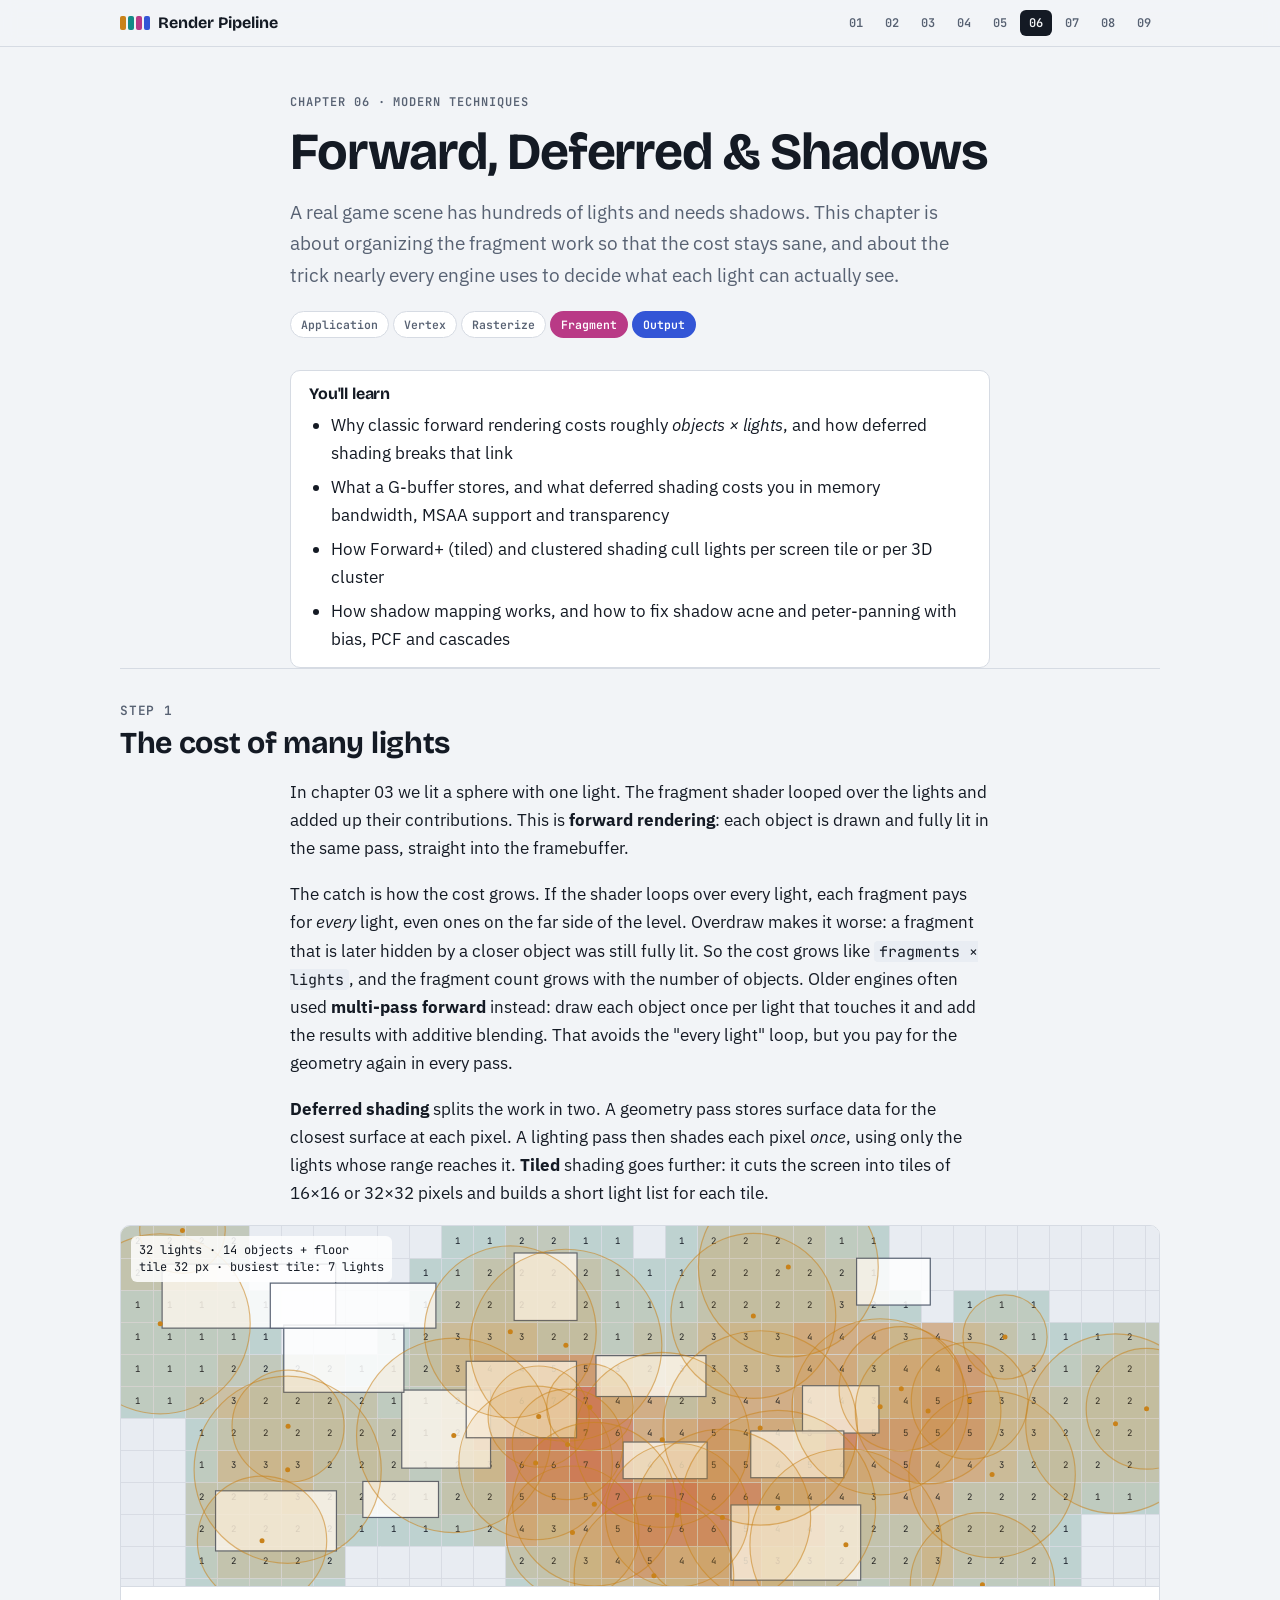
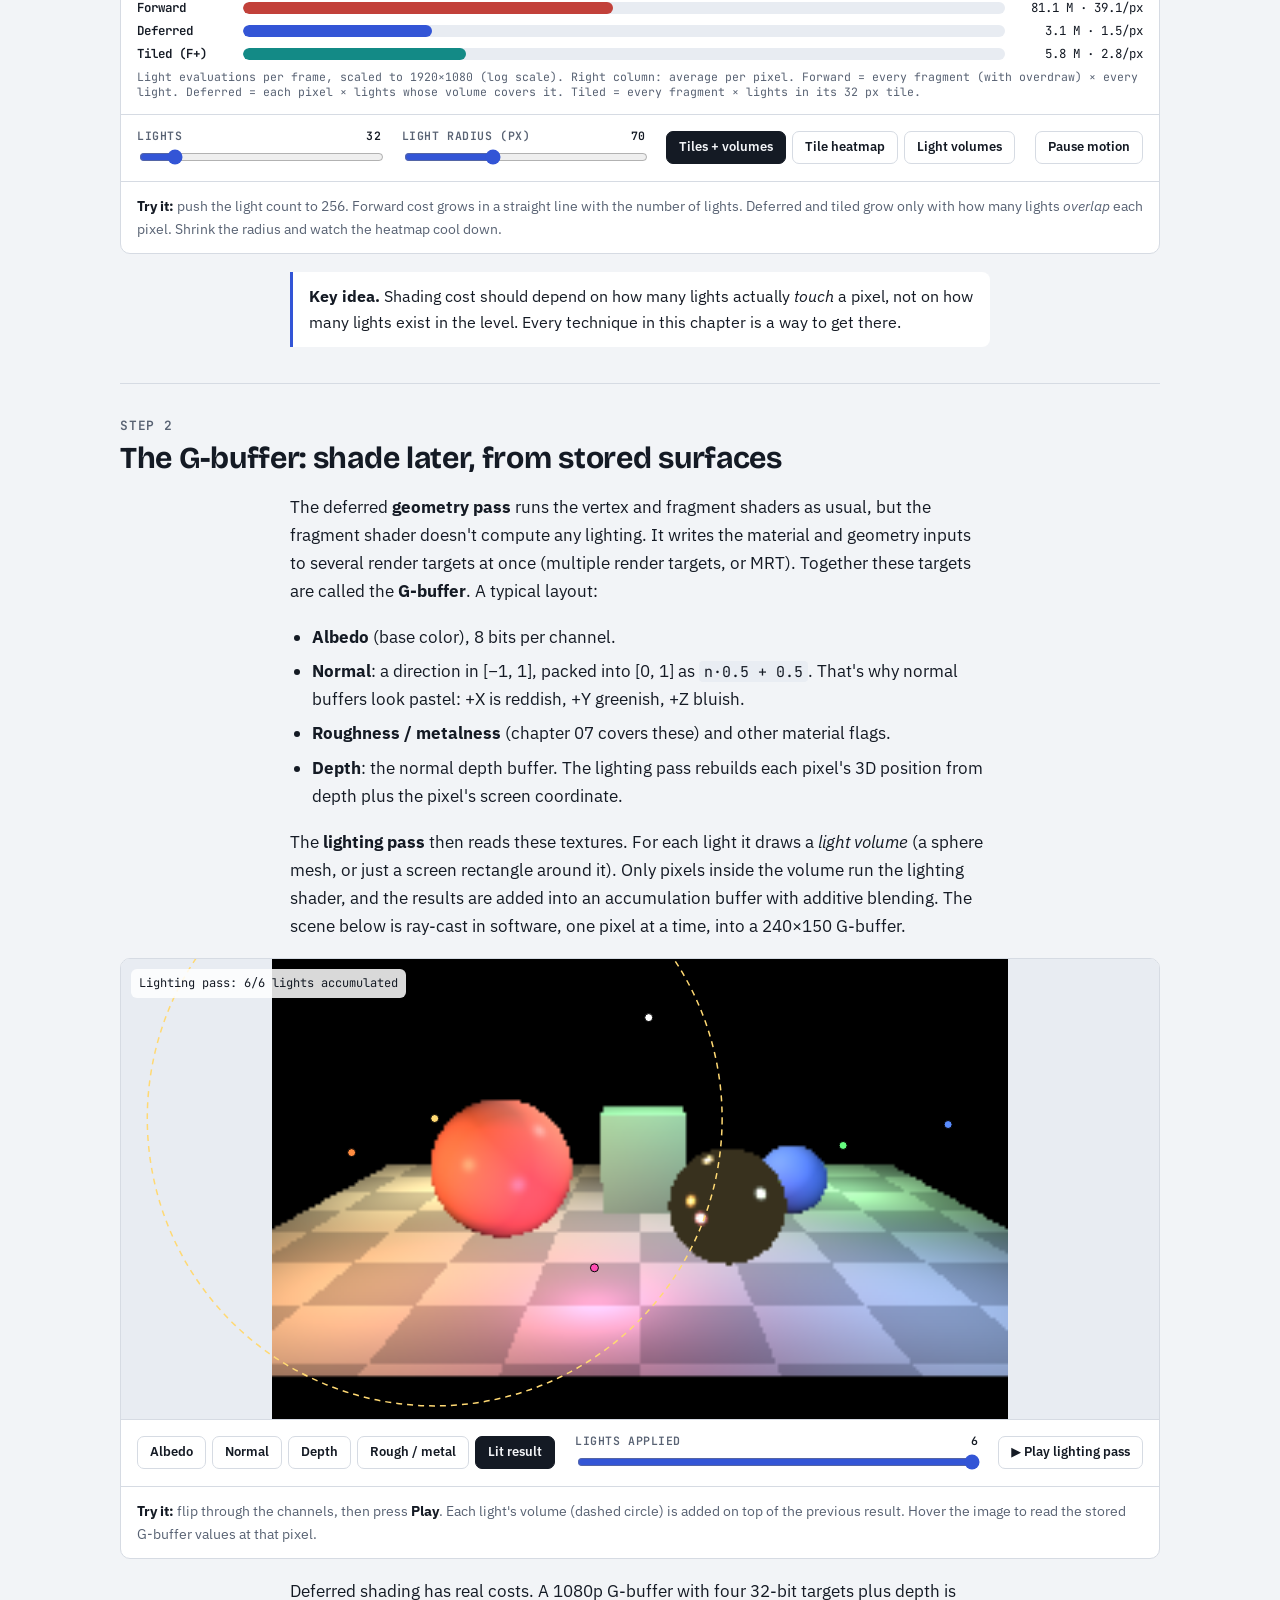
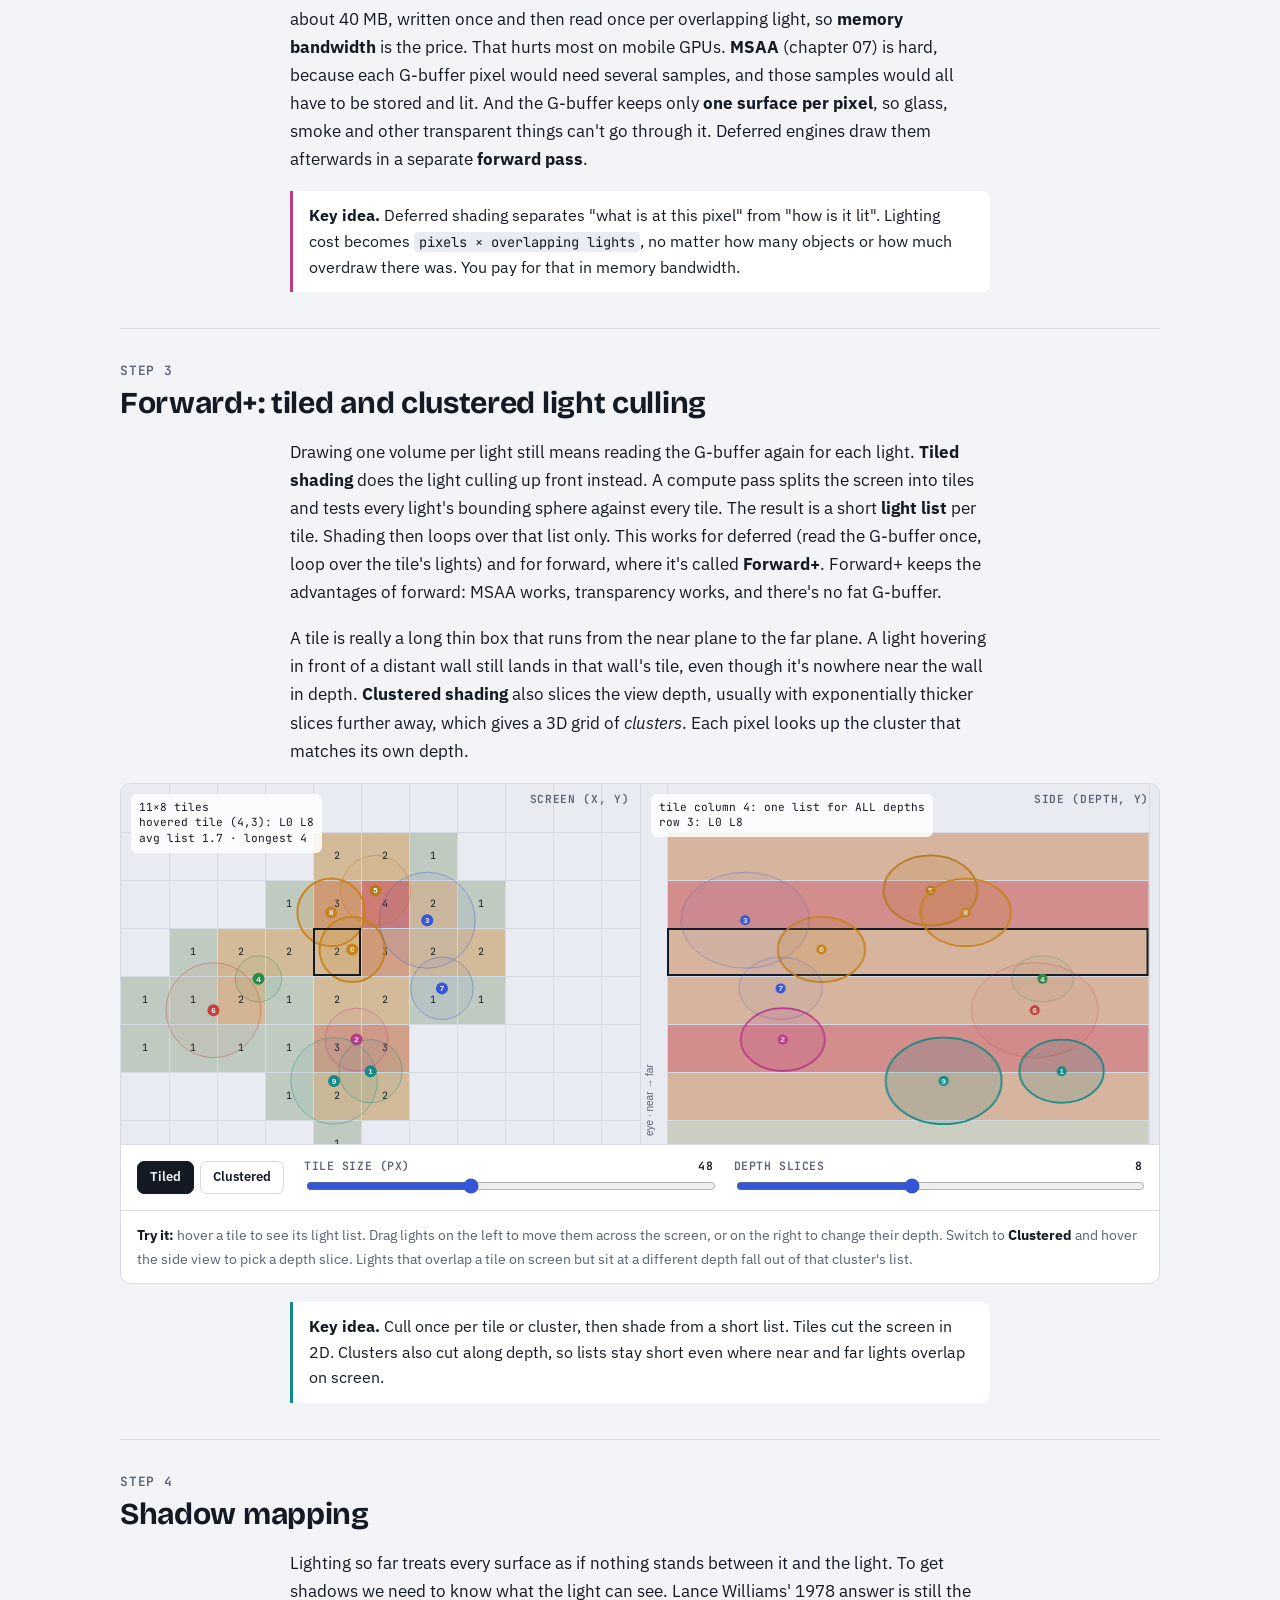
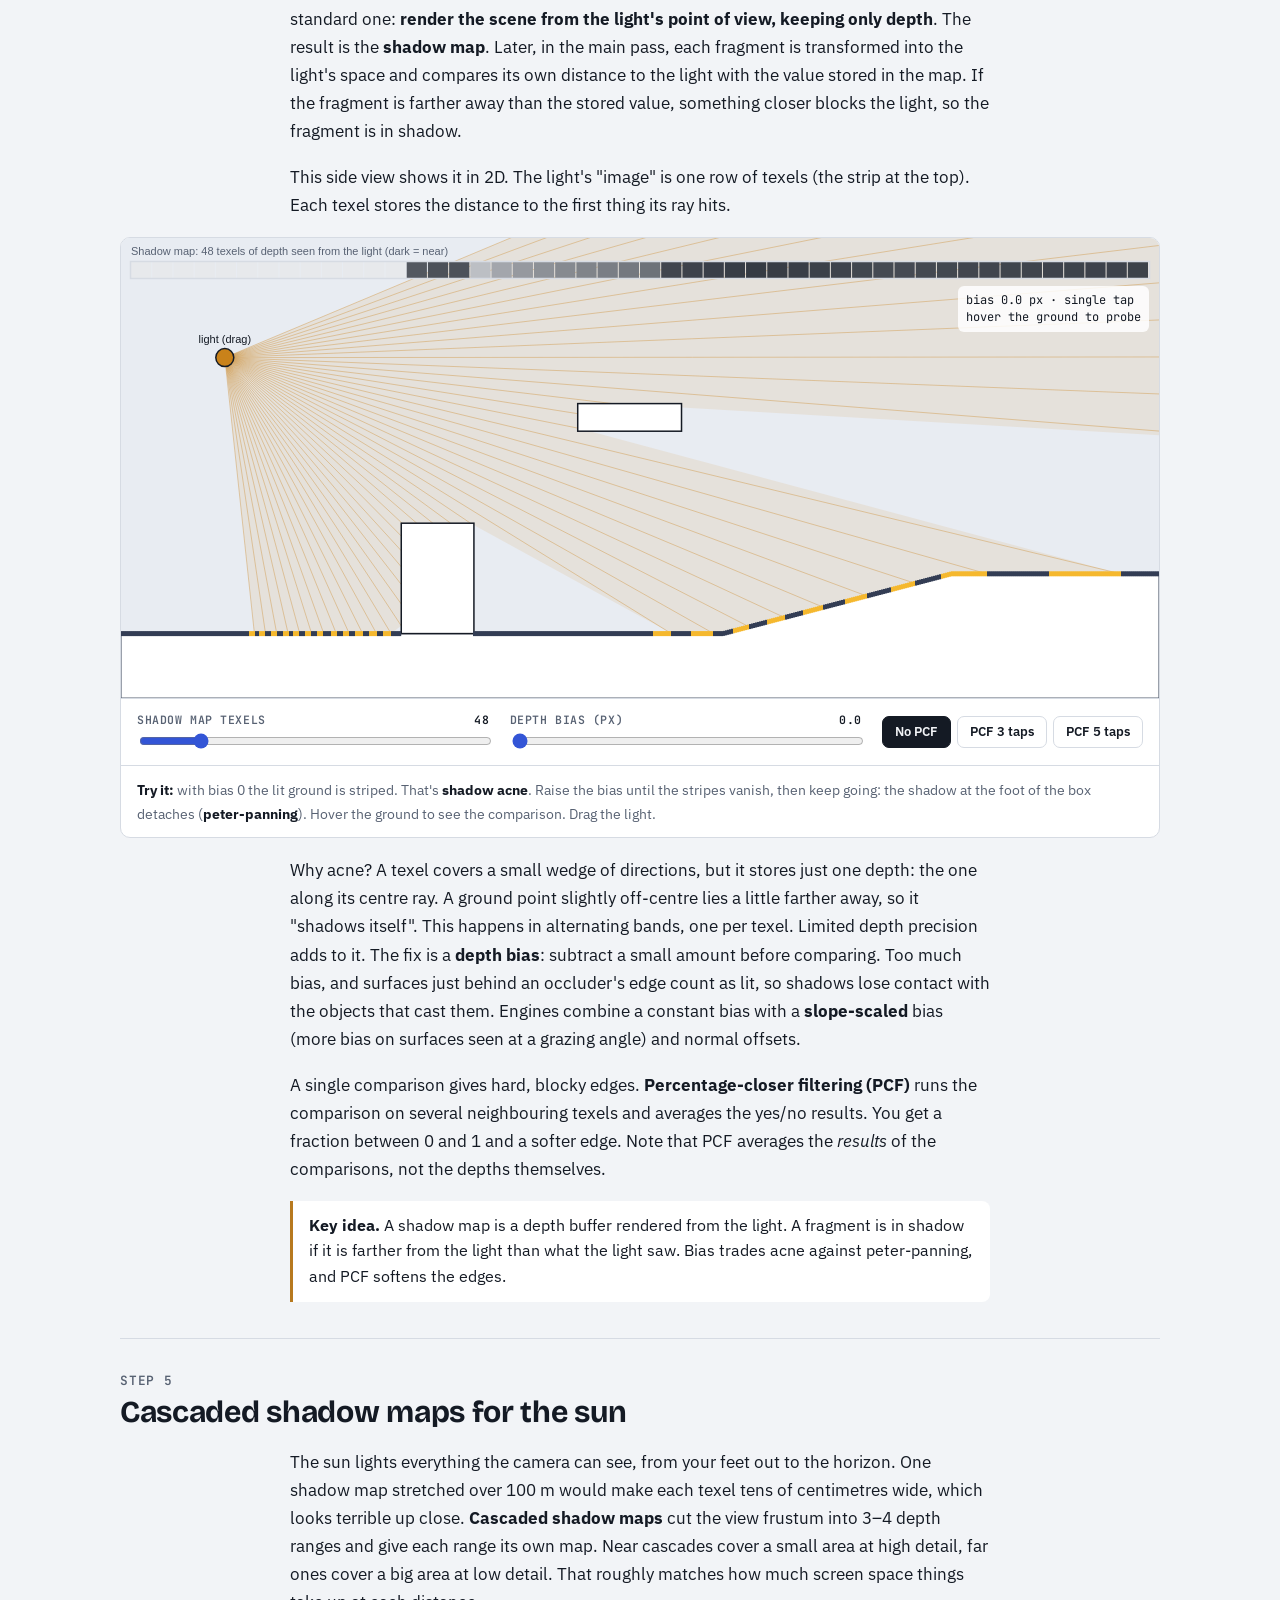
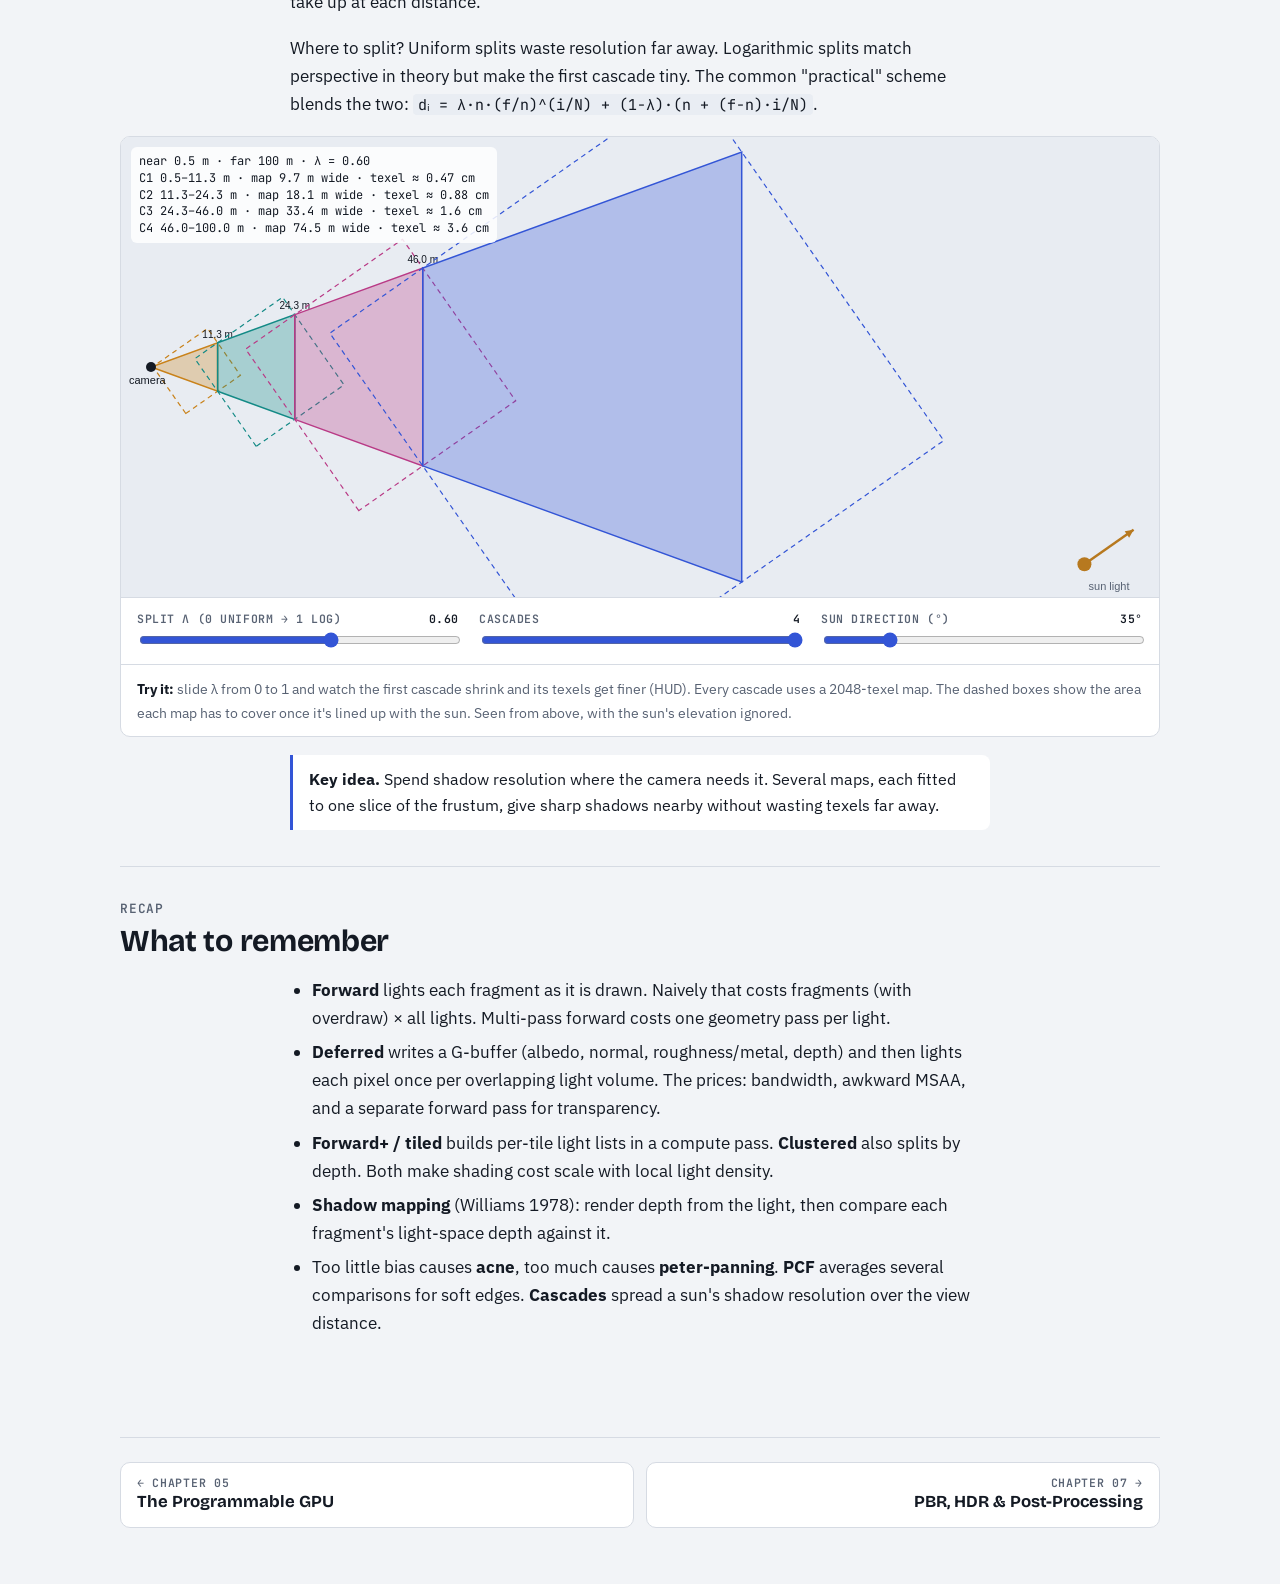
<file: topics/06-techniques.html>
<!doctype html>
<html lang="en">
<head>
<meta charset="utf-8">
<meta name="viewport" content="width=device-width, initial-scale=1, viewport-fit=cover">
<title>Forward, Deferred & Shadows · Render Pipeline</title>
<link rel="stylesheet" href="../assets/style.css?v=2">
<style>
  .costbars { display: grid; gap: 8px; padding: 14px 16px; border-top: 1px solid var(--line); }
  .costrow { display: grid; grid-template-columns: 96px 1fr 128px; gap: 10px; align-items: center; font: 400 0.78rem/1.2 var(--font-mono); color: var(--muted); }
  .costrow b { color: var(--ink); font-weight: 600; }
  .costrow .num { text-align: right; color: var(--ink); font-variant-numeric: tabular-nums; }
  .costbar { height: 12px; background: var(--surface-2); border-radius: 6px; overflow: hidden; }
  .costbar i { display: block; height: 100%; width: 0; border-radius: 6px; transition: width 0.15s; }
  .costbar.fwd i { background: var(--bad); } .costbar.def i { background: var(--out); } .costbar.til i { background: var(--ras); }
  .costnote { font: 400 0.72rem/1.3 var(--font-mono); color: var(--muted); }
  #sm-hud { left: auto; right: 10px; top: 48px; }
  #cl-side-hud, #cl-hud { font-size: 0.7rem; }
  @media (max-width: 480px) { .costrow { grid-template-columns: 70px 1fr 96px; font-size: 0.7rem; } }
</style>
</head>
<body data-topic="06">
<header class="topbar"><div class="topbar-inner"></div></header>
<main class="lesson">
  <section class="hero">
    <p class="eyebrow">Chapter 06 · Modern techniques</p>
    <h1>Forward, Deferred & Shadows</h1>
    <p class="lede">A real game scene has hundreds of lights and needs shadows. This chapter is about organizing the fragment work so that the cost stays sane, and about the trick nearly every engine uses to decide what each light can actually see.</p>
    <div class="stage-band"><span class="app">Application</span><span class="vtx">Vertex</span><span class="ras">Rasterize</span><span class="on frag">Fragment</span><span class="on out">Output</span></div>
  </section>
  <aside class="objectives"><h2>You'll learn</h2><ul>
    <li>Why classic forward rendering costs roughly <em>objects × lights</em>, and how deferred shading breaks that link</li>
    <li>What a G-buffer stores, and what deferred shading costs you in memory bandwidth, MSAA support and transparency</li>
    <li>How Forward+ (tiled) and clustered shading cull lights per screen tile or per 3D cluster</li>
    <li>How shadow mapping works, and how to fix shadow acne and peter-panning with bias, PCF and cascades</li>
  </ul></aside>

  <!-- STEP 1 -->
  <section class="step" id="cost">
    <h2><span class="step-no">STEP 1</span>The cost of many lights</h2>
    <p>In chapter 03 we lit a sphere with one light. The fragment shader looped over the lights and added up their contributions. This is <b>forward rendering</b>: each object is drawn and fully lit in the same pass, straight into the framebuffer.</p>
    <p>The catch is how the cost grows. If the shader loops over every light, each fragment pays for <em>every</em> light, even ones on the far side of the level. Overdraw makes it worse: a fragment that is later hidden by a closer object was still fully lit. So the cost grows like <code>fragments × lights</code>, and the fragment count grows with the number of objects. Older engines often used <b>multi-pass forward</b> instead: draw each object once per light that touches it and add the results with additive blending. That avoids the "every light" loop, but you pay for the geometry again in every pass.</p>
    <p><b>Deferred shading</b> splits the work in two. A geometry pass stores surface data for the closest surface at each pixel. A lighting pass then shades each pixel <em>once</em>, using only the lights whose range reaches it. <b>Tiled</b> shading goes further: it cuts the screen into tiles of 16×16 or 32×32 pixels and builds a short light list for each tile.</p>
    <figure class="viz">
      <div class="viz-stage"><canvas id="cost-cv" aria-label="Top-down view of the screen with rectangular objects and moving point lights. Screen tiles are shaded by how many lights overlap them."></canvas><div class="hud" id="cost-hud"></div></div>
      <div class="costbars" aria-live="polite">
        <div class="costrow"><b>Forward</b><div class="costbar fwd"><i id="bar-fwd"></i></div><span class="num" id="num-fwd"></span></div>
        <div class="costrow"><b>Deferred</b><div class="costbar def"><i id="bar-def"></i></div><span class="num" id="num-def"></span></div>
        <div class="costrow"><b>Tiled (F+)</b><div class="costbar til"><i id="bar-til"></i></div><span class="num" id="num-til"></span></div>
        <p class="costnote">Light evaluations per frame, scaled to 1920×1080 (log scale). Right column: average per pixel. Forward = every fragment (with overdraw) × every light. Deferred = each pixel × lights whose volume covers it. Tiled = every fragment × lights in its 32 px tile.</p>
      </div>
      <div class="controls">
        <div class="control"><label for="cost-n">Lights <output for="cost-n"></output></label><input type="range" id="cost-n" min="1" max="256" value="32"></div>
        <div class="control"><label for="cost-r">Light radius (px) <output for="cost-r"></output></label><input type="range" id="cost-r" min="20" max="160" value="70"></div>
        <div class="btn-row" id="cost-show" aria-label="What to draw"><button class="btn" data-value="both" aria-pressed="true">Tiles + volumes</button><button class="btn" data-value="heat">Tile heatmap</button><button class="btn" data-value="vol">Light volumes</button></div>
        <button class="btn" id="cost-play" type="button">Pause motion</button>
      </div>
      <figcaption><b>Try it:</b> push the light count to 256. Forward cost grows in a straight line with the number of lights. Deferred and tiled grow only with how many lights <em>overlap</em> each pixel. Shrink the radius and watch the heatmap cool down.</figcaption>
    </figure>
    <div class="callout out"><strong>Key idea.</strong> Shading cost should depend on how many lights actually <em>touch</em> a pixel, not on how many lights exist in the level. Every technique in this chapter is a way to get there.</div>
  </section>

  <!-- STEP 2 -->
  <section class="step" id="gbuffer">
    <h2><span class="step-no">STEP 2</span>The G-buffer: shade later, from stored surfaces</h2>
    <p>The deferred <b>geometry pass</b> runs the vertex and fragment shaders as usual, but the fragment shader doesn't compute any lighting. It writes the material and geometry inputs to several render targets at once (multiple render targets, or MRT). Together these targets are called the <b>G-buffer</b>. A typical layout:</p>
    <ul>
      <li><b>Albedo</b> (base color), 8 bits per channel.</li>
      <li><b>Normal</b>: a direction in [−1, 1], packed into [0, 1] as <code>n·0.5 + 0.5</code>. That's why normal buffers look pastel: +X is reddish, +Y greenish, +Z bluish.</li>
      <li><b>Roughness / metalness</b> (chapter 07 covers these) and other material flags.</li>
      <li><b>Depth</b>: the normal depth buffer. The lighting pass rebuilds each pixel's 3D position from depth plus the pixel's screen coordinate.</li>
    </ul>
    <p>The <b>lighting pass</b> then reads these textures. For each light it draws a <em>light volume</em> (a sphere mesh, or just a screen rectangle around it). Only pixels inside the volume run the lighting shader, and the results are added into an accumulation buffer with additive blending. The scene below is ray-cast in software, one pixel at a time, into a 240×150 G-buffer.</p>
    <figure class="viz">
      <div class="viz-stage"><canvas id="gb-cv" class="tall" aria-label="Software-rendered scene of three spheres and a box on a checkered floor, showing the selected G-buffer channel or the lit result."></canvas><div class="hud" id="gb-hud"></div></div>
      <div class="controls">
        <div class="btn-row" id="gb-ch" aria-label="G-buffer channel"><button class="btn" data-value="alb">Albedo</button><button class="btn" data-value="nrm">Normal</button><button class="btn" data-value="dep">Depth</button><button class="btn" data-value="rm">Rough / metal</button><button class="btn" data-value="lit" aria-pressed="true">Lit result</button></div>
        <div class="control"><label for="gb-k">Lights applied <output for="gb-k"></output></label><input type="range" id="gb-k" min="0" max="6" value="6"></div>
        <button class="btn" id="gb-play" type="button">▶ Play lighting pass</button>
      </div>
      <figcaption><b>Try it:</b> flip through the channels, then press <b>Play</b>. Each light's volume (dashed circle) is added on top of the previous result. Hover the image to read the stored G-buffer values at that pixel.</figcaption>
    </figure>
    <p>Deferred shading has real costs. A 1080p G-buffer with four 32-bit targets plus depth is about 40&nbsp;MB, written once and then read once per overlapping light, so <b>memory bandwidth</b> is the price. That hurts most on mobile GPUs. <b>MSAA</b> (chapter 07) is hard, because each G-buffer pixel would need several samples, and those samples would all have to be stored and lit. And the G-buffer keeps only <b>one surface per pixel</b>, so glass, smoke and other transparent things can't go through it. Deferred engines draw them afterwards in a separate <b>forward pass</b>.</p>
    <div class="callout frag"><strong>Key idea.</strong> Deferred shading separates "what is at this pixel" from "how is it lit". Lighting cost becomes <code>pixels × overlapping lights</code>, no matter how many objects or how much overdraw there was. You pay for that in memory bandwidth.</div>
  </section>

  <!-- STEP 3 -->
  <section class="step" id="clustered">
    <h2><span class="step-no">STEP 3</span>Forward+: tiled and clustered light culling</h2>
    <p>Drawing one volume per light still means reading the G-buffer again for each light. <b>Tiled shading</b> does the light culling up front instead. A compute pass splits the screen into tiles and tests every light's bounding sphere against every tile. The result is a short <b>light list</b> per tile. Shading then loops over that list only. This works for deferred (read the G-buffer once, loop over the tile's lights) and for forward, where it's called <b>Forward+</b>. Forward+ keeps the advantages of forward: MSAA works, transparency works, and there's no fat G-buffer.</p>
    <p>A tile is really a long thin box that runs from the near plane to the far plane. A light hovering in front of a distant wall still lands in that wall's tile, even though it's nowhere near the wall in depth. <b>Clustered shading</b> also slices the view depth, usually with exponentially thicker slices further away, which gives a 3D grid of <em>clusters</em>. Each pixel looks up the cluster that matches its own depth.</p>
    <figure class="viz">
      <div class="viz-split">
        <div class="viz-stage"><canvas id="cl-cv" aria-label="Screen split into tiles with draggable light circles; tiles are coloured by light count."></canvas><div class="hud" id="cl-hud"></div><span class="pane-label">Screen (x, y)</span></div>
        <div class="viz-stage"><canvas id="cl-side" aria-label="Side view of view depth versus screen y, showing depth slices for the hovered tile column and the lights as ellipses."></canvas><div class="hud" id="cl-side-hud"></div><span class="pane-label">Side (depth, y)</span></div>
      </div>
      <div class="controls">
        <div class="btn-row" id="cl-mode" aria-label="Culling mode"><button class="btn" data-value="tiled" aria-pressed="true">Tiled</button><button class="btn" data-value="clustered">Clustered</button></div>
        <div class="control"><label for="cl-tile">Tile size (px) <output for="cl-tile"></output></label><input type="range" id="cl-tile" min="16" max="96" step="8" value="48"></div>
        <div class="control"><label for="cl-sl">Depth slices <output for="cl-sl"></output></label><input type="range" id="cl-sl" min="2" max="16" value="8"></div>
      </div>
      <figcaption><b>Try it:</b> hover a tile to see its light list. Drag lights on the left to move them across the screen, or on the right to change their depth. Switch to <b>Clustered</b> and hover the side view to pick a depth slice. Lights that overlap a tile on screen but sit at a different depth fall out of that cluster's list.</figcaption>
    </figure>
    <div class="callout ras"><strong>Key idea.</strong> Cull once per tile or cluster, then shade from a short list. Tiles cut the screen in 2D. Clusters also cut along depth, so lists stay short even where near and far lights overlap on screen.</div>
  </section>

  <!-- STEP 4 -->
  <section class="step" id="shadows">
    <h2><span class="step-no">STEP 4</span>Shadow mapping</h2>
    <p>Lighting so far treats every surface as if nothing stands between it and the light. To get shadows we need to know what the light can see. Lance Williams' 1978 answer is still the standard one: <b>render the scene from the light's point of view, keeping only depth</b>. The result is the <b>shadow map</b>. Later, in the main pass, each fragment is transformed into the light's space and compares its own distance to the light with the value stored in the map. If the fragment is farther away than the stored value, something closer blocks the light, so the fragment is in shadow.</p>
    <p>This side view shows it in 2D. The light's "image" is one row of texels (the strip at the top). Each texel stores the distance to the first thing its ray hits.</p>
    <figure class="viz">
      <div class="viz-stage"><canvas id="sm-cv" class="tall" aria-label="Side view: a spot light, a box on the ground, a floating slab, a ground with a ramp. A strip at the top shows the light's one-dimensional depth buffer. Ground points are coloured lit or shadowed."></canvas><div class="hud" id="sm-hud"></div></div>
      <div class="controls">
        <div class="control"><label for="sm-res">Shadow map texels <output for="sm-res"></output></label><input type="range" id="sm-res" min="8" max="256" step="4" value="48"></div>
        <div class="control"><label for="sm-bias">Depth bias (px) <output for="sm-bias"></output></label><input type="range" id="sm-bias" min="0" max="40" step="0.5" value="0"></div>
        <div class="btn-row" id="sm-pcf" aria-label="PCF filter"><button class="btn" data-value="0" aria-pressed="true">No PCF</button><button class="btn" data-value="1">PCF 3 taps</button><button class="btn" data-value="2">PCF 5 taps</button></div>
      </div>
      <figcaption><b>Try it:</b> with bias 0 the lit ground is striped. That's <b>shadow acne</b>. Raise the bias until the stripes vanish, then keep going: the shadow at the foot of the box detaches (<b>peter-panning</b>). Hover the ground to see the comparison. Drag the light.</figcaption>
    </figure>
    <p>Why acne? A texel covers a small wedge of directions, but it stores just one depth: the one along its centre ray. A ground point slightly off-centre lies a little farther away, so it "shadows itself". This happens in alternating bands, one per texel. Limited depth precision adds to it. The fix is a <b>depth bias</b>: subtract a small amount before comparing. Too much bias, and surfaces just behind an occluder's edge count as lit, so shadows lose contact with the objects that cast them. Engines combine a constant bias with a <b>slope-scaled</b> bias (more bias on surfaces seen at a grazing angle) and normal offsets.</p>
    <p>A single comparison gives hard, blocky edges. <b>Percentage-closer filtering (PCF)</b> runs the comparison on several neighbouring texels and averages the yes/no results. You get a fraction between 0 and 1 and a softer edge. Note that PCF averages the <em>results</em> of the comparisons, not the depths themselves.</p>
    <div class="callout warn"><strong>Key idea.</strong> A shadow map is a depth buffer rendered from the light. A fragment is in shadow if it is farther from the light than what the light saw. Bias trades acne against peter-panning, and PCF softens the edges.</div>
  </section>

  <!-- STEP 5 -->
  <section class="step" id="cascades">
    <h2><span class="step-no">STEP 5</span>Cascaded shadow maps for the sun</h2>
    <p>The sun lights everything the camera can see, from your feet out to the horizon. One shadow map stretched over 100&nbsp;m would make each texel tens of centimetres wide, which looks terrible up close. <b>Cascaded shadow maps</b> cut the view frustum into 3–4 depth ranges and give each range its own map. Near cascades cover a small area at high detail, far ones cover a big area at low detail. That roughly matches how much screen space things take up at each distance.</p>
    <p>Where to split? Uniform splits waste resolution far away. Logarithmic splits match perspective in theory but make the first cascade tiny. The common "practical" scheme blends the two: <code>dᵢ = λ·n·(f/n)^(i/N) + (1−λ)·(n + (f−n)·i/N)</code>.</p>
    <figure class="viz">
      <div class="viz-stage"><canvas id="csm-cv" class="tall" aria-label="Top-down view of a camera frustum split into coloured cascades, each with a dashed light-space bounding box aligned to the sun direction."></canvas><div class="hud" id="csm-hud"></div></div>
      <div class="controls">
        <div class="control"><label for="csm-l">Split λ (0 uniform → 1 log) <output for="csm-l"></output></label><input type="range" id="csm-l" min="0" max="1" step="0.01" value="0.6"></div>
        <div class="control"><label for="csm-n">Cascades <output for="csm-n"></output></label><input type="range" id="csm-n" min="2" max="4" value="4"></div>
        <div class="control"><label for="csm-sun">Sun direction (°) <output for="csm-sun"></output></label><input type="range" id="csm-sun" min="0" max="180" value="35"></div>
      </div>
      <figcaption><b>Try it:</b> slide λ from 0 to 1 and watch the first cascade shrink and its texels get finer (HUD). Every cascade uses a 2048-texel map. The dashed boxes show the area each map has to cover once it's lined up with the sun. Seen from above, with the sun's elevation ignored.</figcaption>
    </figure>
    <div class="callout out"><strong>Key idea.</strong> Spend shadow resolution where the camera needs it. Several maps, each fitted to one slice of the frustum, give sharp shadows nearby without wasting texels far away.</div>
  </section>

  <section class="step" id="recap"><h2><span class="step-no">RECAP</span>What to remember</h2><ul>
    <li><b>Forward</b> lights each fragment as it is drawn. Naively that costs fragments (with overdraw) × all lights. Multi-pass forward costs one geometry pass per light.</li>
    <li><b>Deferred</b> writes a G-buffer (albedo, normal, roughness/metal, depth) and then lights each pixel once per overlapping light volume. The prices: bandwidth, awkward MSAA, and a separate forward pass for transparency.</li>
    <li><b>Forward+ / tiled</b> builds per-tile light lists in a compute pass. <b>Clustered</b> also splits by depth. Both make shading cost scale with local light density.</li>
    <li><b>Shadow mapping</b> (Williams 1978): render depth from the light, then compare each fragment's light-space depth against it.</li>
    <li>Too little bias causes <b>acne</b>, too much causes <b>peter-panning</b>. <b>PCF</b> averages several comparisons for soft edges. <b>Cascades</b> spread a sun's shadow resolution over the view distance.</li>
  </ul></section>
</main>
<nav class="pager" aria-label="Chapter navigation"></nav>
<script src="../assets/common.js"></script>
<script>
(function () {
  "use strict";
  const { clamp, lerp, v3, hex2rgb, rgb2css, alpha } = RP;

  function rng(seed) {
    let s = seed >>> 0;
    return function () {
      s = (s + 0x6D2B79F5) >>> 0;
      let t = s;
      t = Math.imul(t ^ (t >>> 15), t | 1);
      t ^= t + Math.imul(t ^ (t >>> 7), t | 61);
      return ((t ^ (t >>> 14)) >>> 0) / 4294967296;
    };
  }
  function fmtN(n) {
    if (n >= 1e9) return (n / 1e9).toFixed(2) + " B";
    if (n >= 1e6) return (n / 1e6).toFixed(1) + " M";
    if (n >= 1e3) return (n / 1e3).toFixed(1) + " k";
    return String(Math.round(n));
  }
  function mixHex(a, b, t) {
    const A = hex2rgb(a), B = hex2rgb(b);
    return [lerp(A[0], B[0], t), lerp(A[1], B[1], t), lerp(A[2], B[2], t)];
  }
  // heat: teal -> amber -> red, with alpha
  function heat(c, t, a) {
    t = clamp(t);
    const rgb = t < 0.5 ? mixHex(c.ras, c.warn, t * 2) : mixHex(c.warn, c.bad, (t - 0.5) * 2);
    return rgb2css(rgb, a);
  }
  function circleRect(cx, cy, r, x0, y0, x1, y1) {
    const nx = clamp(cx, x0, x1), ny = clamp(cy, y0, y1);
    const dx = cx - nx, dy = cy - ny;
    return dx * dx + dy * dy <= r * r;
  }

  /* =================== STEP 1: cost of many lights =================== */
  const S1 = { n: 32, radius: 70, show: "both", t: 0, objs: [], lights: [] };
  (function () {
    const r = rng(7);
    for (let i = 0; i < 14; i++) S1.objs.push({ x: 0.03 + r() * 0.82, y: 0.06 + r() * 0.74, w: 0.05 + r() * 0.12, h: 0.08 + r() * 0.14 });
    for (let i = 0; i < 256; i++) S1.lights.push({ x: r(), y: r(), ph: r() * 6.283, sp: 0.2 + r() * 0.5, ox: 0.02 + r() * 0.05, rs: 0.6 + r() * 0.8 });
  })();
  const hud1 = document.getElementById("cost-hud");
  function setBar(id, v) {
    const pct = clamp((Math.log10(Math.max(1, v)) - 5) / 6) * 100;
    document.getElementById("bar-" + id).style.width = pct.toFixed(1) + "%";
    document.getElementById("num-" + id).textContent = fmtN(v) + " · " + (v / (1920 * 1080)).toFixed(1) + "/px";
  }
  const v1 = RP.canvas("#cost-cv", (s) => {
    const { ctx, w, h, c } = s;
    ctx.fillStyle = c.surface2; ctx.fillRect(0, 0, w, h);
    const N = S1.n, T = 32, g = 6;
    const gw = Math.ceil(w / g), gh = Math.ceil(h / g);
    const lc = new Uint16Array(gw * gh);
    const tw = Math.ceil(w / T), th = Math.ceil(h / T);
    const tc = new Uint16Array(tw * th);
    const L = [];
    for (let i = 0; i < N; i++) {
      const q = S1.lights[i];
      const x = (q.x + Math.cos(S1.t * q.sp + q.ph) * q.ox) * w;
      const y = (q.y + Math.sin(S1.t * q.sp * 1.3 + q.ph) * q.ox) * h;
      const r = S1.radius * q.rs;
      L.push([x, y, r]);
      const x0 = Math.max(0, Math.floor((x - r) / g)), x1 = Math.min(gw - 1, Math.floor((x + r) / g));
      const y0 = Math.max(0, Math.floor((y - r) / g)), y1 = Math.min(gh - 1, Math.floor((y + r) / g));
      for (let yy = y0; yy <= y1; yy++) for (let xx = x0; xx <= x1; xx++) {
        const dx = (xx + 0.5) * g - x, dy = (yy + 0.5) * g - y;
        if (dx * dx + dy * dy <= r * r) lc[yy * gw + xx]++;
      }
      const tx0 = Math.max(0, Math.floor((x - r) / T)), tx1 = Math.min(tw - 1, Math.floor((x + r) / T));
      const ty0 = Math.max(0, Math.floor((y - r) / T)), ty1 = Math.min(th - 1, Math.floor((y + r) / T));
      for (let ty = ty0; ty <= ty1; ty++) for (let tx = tx0; tx <= tx1; tx++) {
        if (circleRect(x, y, r, tx * T, ty * T, tx * T + T, ty * T + T)) tc[ty * tw + tx]++;
      }
    }
    const O = S1.objs.map((o) => [o.x * w, o.y * h, o.x * w + o.w * w, o.y * h + o.h * h]);
    let fwd = 0, def = 0, til = 0;
    for (let yy = 0; yy < gh; yy++) for (let xx = 0; xx < gw; xx++) {
      const px = (xx + 0.5) * g, py = (yy + 0.5) * g;
      if (px > w || py > h) continue;
      let layers = 1; // the floor covers every pixel
      for (const o of O) if (px >= o[0] && px <= o[2] && py >= o[1] && py <= o[3]) layers++;
      fwd += layers * N;
      def += lc[yy * gw + xx];
      til += layers * tc[Math.min(th - 1, Math.floor(py / T)) * tw + Math.min(tw - 1, Math.floor(px / T))];
    }
    const k = g * g * (1920 * 1080) / (w * h);
    setBar("fwd", fwd * k); setBar("def", def * k); setBar("til", til * k);

    let maxT = 0; for (let i = 0; i < tc.length; i++) if (tc[i] > maxT) maxT = tc[i];
    if (S1.show !== "vol") {
      ctx.font = "9px " + getComputedStyle(document.body).getPropertyValue("--font-mono");
      ctx.textAlign = "center"; ctx.textBaseline = "middle";
      for (let ty = 0; ty < th; ty++) for (let tx = 0; tx < tw; tx++) {
        const n = tc[ty * tw + tx];
        if (!n) continue;
        ctx.fillStyle = heat(c, n / Math.max(1, maxT), 0.18 + 0.5 * n / Math.max(1, maxT));
        ctx.fillRect(tx * T, ty * T, T, T);
        if (T >= 28) { ctx.fillStyle = c.ink; ctx.fillText(String(n), tx * T + T / 2, ty * T + T / 2); }
      }
      ctx.strokeStyle = alpha(c.line, 0.9); ctx.lineWidth = 1; ctx.beginPath();
      for (let x = T; x < w; x += T) { ctx.moveTo(x + 0.5, 0); ctx.lineTo(x + 0.5, h); }
      for (let y = T; y < h; y += T) { ctx.moveTo(0, y + 0.5); ctx.lineTo(w, y + 0.5); }
      ctx.stroke();
    }
    for (const o of O) {
      ctx.fillStyle = alpha(c.surface, 0.85); ctx.strokeStyle = c.muted; ctx.lineWidth = 1.2;
      ctx.fillRect(o[0], o[1], o[2] - o[0], o[3] - o[1]); ctx.strokeRect(o[0], o[1], o[2] - o[0], o[3] - o[1]);
    }
    for (const [x, y, r] of L) {
      if (S1.show !== "heat") {
        ctx.fillStyle = alpha(c.vtx, N > 64 ? 0.04 : 0.09); ctx.strokeStyle = alpha(c.vtx, N > 64 ? 0.25 : 0.55);
        ctx.beginPath(); ctx.arc(x, y, r, 0, Math.PI * 2); ctx.fill(); ctx.stroke();
      }
      ctx.fillStyle = c.vtx; ctx.beginPath(); ctx.arc(x, y, 2.5, 0, Math.PI * 2); ctx.fill();
    }
    hud1.textContent = `${N} lights · 14 objects + floor\ntile 32 px · busiest tile: ${maxT} lights`;
  });
  RP.slider("#cost-n", (v) => { S1.n = v; v1.draw(); });
  RP.slider("#cost-r", (v) => { S1.radius = v; v1.draw(); });
  RP.toggleGroup("#cost-show", (v) => { S1.show = v; v1.draw(); });
  const anim1 = RP.loop(document.getElementById("cost-cv"), (t, dt) => { S1.t += dt; v1.draw(); });
  const play1 = document.getElementById("cost-play");
  function syncPlay1() { play1.textContent = anim1.running ? "Pause motion" : "Play motion"; play1.setAttribute("aria-pressed", String(!anim1.running)); }
  play1.addEventListener("click", () => { if (anim1.running) anim1.stop(); else anim1.start(); syncPlay1(); });
  syncPlay1();

  /* =================== STEP 2: G-buffer =================== */
  const GW = 240, GH = 150, NP = GW * GH;
  const gAlb = new Float32Array(NP * 3), gNrm = new Float32Array(NP * 3), gPos = new Float32Array(NP * 3);
  const gDep = new Float32Array(NP), gRgh = new Float32Array(NP), gMet = new Float32Array(NP), gMsk = new Uint8Array(NP);
  const EYE = [0, 2.4, 7.2], TGT = [0, 0.55, 0], TN = Math.tan(20 * Math.PI / 180), ASP = GW / GH;
  const CF = v3.norm(v3.sub(TGT, EYE)), CR = v3.norm(v3.cross(CF, [0, 1, 0])), CU = v3.cross(CR, CF);
  const SPH = [
    { c: [-1.6, 0.8, 0], r: 0.8, a: [0.8, 0.18, 0.12], ro: 0.35, me: 0 },
    { c: [0.9, 0.6, 0.9], r: 0.6, a: [1.0, 0.76, 0.33], ro: 0.25, me: 1 },
    { c: [2.0, 0.45, -0.9], r: 0.45, a: [0.15, 0.3, 0.85], ro: 0.6, me: 0 },
  ];
  const BOX = { mn: [-0.5, 0, -1.9], mx: [0.6, 1.3, -0.8], a: [0.25, 0.65, 0.3], ro: 0.85, me: 0 };
  const LIGHTS = [
    { p: [-2.6, 1.3, 1.6], c: [1, 0.55, 0.25] }, { p: [2.6, 1.6, 1.9], c: [0.35, 0.55, 1] },
    { p: [0.1, 2.5, -0.3], c: [1, 1, 1] }, { p: [-0.4, 0.35, 2.0], c: [1, 0.3, 0.7] },
    { p: [3.0, 0.7, -2.0], c: [0.4, 1, 0.5] }, { p: [-3.0, 1.1, -2.0], c: [1, 0.85, 0.45] },
  ];
  const RANGE = 4.2, INTEN = 2.4;
  function hitBox(o, d) {
    let t0 = -1e9, t1 = 1e9, ax = 0, sg = -1;
    for (let k = 0; k < 3; k++) {
      if (Math.abs(d[k]) < 1e-9) { if (o[k] < BOX.mn[k] || o[k] > BOX.mx[k]) return null; continue; }
      let ta = (BOX.mn[k] - o[k]) / d[k], tb = (BOX.mx[k] - o[k]) / d[k], s = -1;
      if (ta > tb) { const tmp = ta; ta = tb; tb = tmp; s = 1; }
      if (ta > t0) { t0 = ta; ax = k; sg = s; }
      if (tb < t1) t1 = tb;
      if (t0 > t1) return null;
    }
    if (t0 < 1e-4) return null;
    const n = [0, 0, 0]; n[ax] = sg;
    return { t: t0, n };
  }
  let dMin = 1e9, dMax = 0;
  for (let py = 0; py < GH; py++) for (let px = 0; px < GW; px++) {
    const x = ((px + 0.5) / GW) * 2 - 1, y = 1 - ((py + 0.5) / GH) * 2;
    const d = v3.norm(v3.add(CF, v3.add(v3.scale(CR, x * TN * ASP), v3.scale(CU, y * TN))));
    let best = { t: 1e9 };
    for (const s of SPH) {
      const oc = v3.sub(EYE, s.c), b = v3.dot(oc, d), cc = v3.dot(oc, oc) - s.r * s.r, disc = b * b - cc;
      if (disc > 0) {
        const t = -b - Math.sqrt(disc);
        if (t > 1e-4 && t < best.t) { const p = v3.add(EYE, v3.scale(d, t)); best = { t, n: v3.scale(v3.sub(p, s.c), 1 / s.r), a: s.a, ro: s.ro, me: s.me }; }
      }
    }
    const hb = hitBox(EYE, d);
    if (hb && hb.t < best.t) best = { t: hb.t, n: hb.n, a: BOX.a, ro: BOX.ro, me: BOX.me };
    if (d[1] < 0) {
      const t = -EYE[1] / d[1];
      if (t < best.t) {
        const p = v3.add(EYE, v3.scale(d, t));
        if (Math.abs(p[0]) < 4.5 && p[2] > -4 && p[2] < 3.2) {
          const chk = (Math.floor(p[0]) + Math.floor(p[2])) & 1;
          best = { t, n: [0, 1, 0], a: chk ? [0.55, 0.52, 0.48] : [0.32, 0.31, 0.3], ro: 0.9, me: 0 };
        }
      }
    }
    const i = py * GW + px;
    if (best.t < 1e9) {
      const p = v3.add(EYE, v3.scale(d, best.t));
      gMsk[i] = 1;
      for (let k = 0; k < 3; k++) { gAlb[i * 3 + k] = best.a[k]; gNrm[i * 3 + k] = best.n[k]; gPos[i * 3 + k] = p[k]; }
      gDep[i] = v3.dot(v3.sub(p, EYE), CF); // view-space depth along the camera axis
      gRgh[i] = best.ro; gMet[i] = best.me;
      dMin = Math.min(dMin, gDep[i]); dMax = Math.max(dMax, gDep[i]);
    }
  }
  const toSRGB = (v) => { v = clamp(v); return v <= 0.0031308 ? v * 12.92 : 1.055 * Math.pow(v, 1 / 2.4) - 0.055; };
  function shadePx(i, k, out) {
    out[0] = out[1] = out[2] = 0;
    if (!gMsk[i]) return 0;
    const a = [gAlb[i * 3], gAlb[i * 3 + 1], gAlb[i * 3 + 2]];
    const n = [gNrm[i * 3], gNrm[i * 3 + 1], gNrm[i * 3 + 2]];
    const p = [gPos[i * 3], gPos[i * 3 + 1], gPos[i * 3 + 2]];
    const V = v3.norm(v3.sub(EYE, p));
    const r = gRgh[i], m = gMet[i];
    const sh = Math.min(2000, 2 / Math.max(1e-3, Math.pow(r, 4)) - 2);
    const norm = (sh + 8) / (8 * Math.PI);
    const F0 = [lerp(0.04, a[0], m), lerp(0.04, a[1], m), lerp(0.04, a[2], m)];
    for (let c = 0; c < 3; c++) out[c] = a[c] * 0.04;
    let cnt = 0;
    for (let j = 0; j < k; j++) {
      const Lv = v3.sub(LIGHTS[j].p, p), dist = v3.len(Lv);
      if (dist >= RANGE) continue;
      cnt++;
      const q = 1 - (dist / RANGE) * (dist / RANGE), att = q * q;
      const Ln = v3.scale(Lv, 1 / dist), ndl = v3.dot(n, Ln);
      if (ndl <= 0) continue;
      const H = v3.norm(v3.add(Ln, V)), ndh = Math.max(0, v3.dot(n, H));
      const sp = Math.pow(ndh, sh) * norm;
      for (let c = 0; c < 3; c++) out[c] += LIGHTS[j].c[c] * INTEN * att * ndl * (a[c] * (1 - m) + F0[c] * sp);
    }
    return cnt;
  }
  const off2 = document.createElement("canvas"); off2.width = GW; off2.height = GH;
  const offCtx = off2.getContext("2d");
  const img2 = offCtx ? offCtx.createImageData(GW, GH) : null;
  const S2 = { ch: "lit", k: 6, hover: null, playing: false, acc: 0, dirty: true };
  function buildImage() {
    if (!img2) return;
    const D = img2.data, o = [0, 0, 0];
    for (let i = 0; i < NP; i++) {
      let r = 0, g = 0, b = 0;
      if (gMsk[i]) {
        switch (S2.ch) {
          case "alb": r = toSRGB(gAlb[i * 3]); g = toSRGB(gAlb[i * 3 + 1]); b = toSRGB(gAlb[i * 3 + 2]); break;
          case "nrm": r = gNrm[i * 3] * 0.5 + 0.5; g = gNrm[i * 3 + 1] * 0.5 + 0.5; b = gNrm[i * 3 + 2] * 0.5 + 0.5; break;
          case "dep": { const t = 1 - (gDep[i] - dMin) / (dMax - dMin); r = g = b = 0.1 + 0.9 * t; break; }
          case "rm": r = gRgh[i]; g = gMet[i]; b = 0; break;
          default: shadePx(i, S2.k, o); r = toSRGB(o[0]); g = toSRGB(o[1]); b = toSRGB(o[2]);
        }
      }
      D[i * 4] = r * 255; D[i * 4 + 1] = g * 255; D[i * 4 + 2] = b * 255; D[i * 4 + 3] = 255;
    }
    offCtx.putImageData(img2, 0, 0);
    S2.dirty = false;
  }
  function projectCam(p) {
    const rel = v3.sub(p, EYE), z = v3.dot(rel, CF);
    return { x: (v3.dot(rel, CR) / (z * TN * ASP) * 0.5 + 0.5) * GW, y: (0.5 - v3.dot(rel, CU) / (z * TN) * 0.5) * GH, z };
  }
  const hud2 = document.getElementById("gb-hud");
  function fit2(w, h) { const sc = Math.min(w / GW, h / GH); return { sc, ox: (w - GW * sc) / 2, oy: (h - GH * sc) / 2 }; }
  const v2 = RP.canvas("#gb-cv", (s) => {
    const { ctx, w, h, c } = s;
    ctx.fillStyle = c.surface2; ctx.fillRect(0, 0, w, h);
    if (!img2) { ctx.fillStyle = c.muted; ctx.fillText("2D canvas unavailable", 20, 30); return; }
    if (S2.dirty) buildImage();
    const { sc, ox, oy } = fit2(w, h);
    ctx.imageSmoothingEnabled = true;
    ctx.drawImage(off2, ox, oy, GW * sc, GH * sc);
    if (S2.ch === "lit") {
      for (let j = 0; j < S2.k; j++) {
        const pr = projectCam(LIGHTS[j].p);
        const x = ox + pr.x * sc, y = oy + pr.y * sc;
        const col = rgb2css(LIGHTS[j].c, 1);
        if (j === S2.k - 1) {
          const rad = RANGE / (pr.z * TN) * 0.5 * GH * sc;
          ctx.save(); ctx.setLineDash([6, 5]); ctx.strokeStyle = col; ctx.lineWidth = 1.5;
          ctx.beginPath(); ctx.arc(x, y, rad, 0, Math.PI * 2); ctx.stroke(); ctx.restore();
        }
        ctx.fillStyle = col; ctx.strokeStyle = "#000"; ctx.lineWidth = 1;
        ctx.beginPath(); ctx.arc(x, y, 4, 0, Math.PI * 2); ctx.fill(); ctx.stroke();
      }
    }
    const names = { alb: "Albedo (RGB8, shown in sRGB)", nrm: "Normal (world, n·0.5+0.5)", dep: `Depth (view z, ${dMin.toFixed(1)}–${dMax.toFixed(1)} m, near = bright)`, rm: "Roughness (R) / metalness (G)", lit: `Lighting pass: ${S2.k}/6 lights accumulated` };
    let txt = names[S2.ch];
    if (S2.hover != null && gMsk[S2.hover]) {
      const i = S2.hover, o = [0, 0, 0], cnt = shadePx(i, 6, o);
      const f = (v) => v.toFixed(2);
      txt += `\nalbedo  ${f(gAlb[i * 3])} ${f(gAlb[i * 3 + 1])} ${f(gAlb[i * 3 + 2])}\nnormal  ${f(gNrm[i * 3])} ${f(gNrm[i * 3 + 1])} ${f(gNrm[i * 3 + 2])}\ndepth   ${gDep[i].toFixed(2)} m\nrough ${f(gRgh[i])} metal ${f(gMet[i])}\nlights in range: ${cnt}/6`;
    }
    hud2.textContent = txt;
  });
  RP.drag(v2.el, {
    down: () => false,
    hover(x, y) {
      const { sc, ox, oy } = fit2(v2.w, v2.h);
      const px = Math.floor((x - ox) / sc), py = Math.floor((y - oy) / sc);
      S2.hover = px >= 0 && py >= 0 && px < GW && py < GH ? py * GW + px : null;
      v2.draw();
    },
  });
  v2.el.addEventListener("pointerleave", () => { S2.hover = null; v2.draw(); });
  const gbK = RP.slider("#gb-k", (v) => { S2.k = v; S2.dirty = true; v2.draw(); });
  const gbCh = RP.toggleGroup("#gb-ch", (v) => { S2.ch = v; S2.dirty = true; v2.draw(); });
  const play2 = document.getElementById("gb-play");
  const anim2 = RP.loop(v2.el, (t, dt) => {
    if (!S2.playing) return;
    S2.acc += dt;
    if (S2.acc > 0.85) { S2.acc = 0; gbK.value = S2.k >= 6 ? 0 : S2.k + 1; }
  });
  anim2.stop();
  play2.addEventListener("click", () => {
    S2.playing = !S2.playing;
    if (S2.playing) { S2.acc = 0; gbK.value = 0; gbCh.set("lit"); anim2.start(); } else anim2.stop();
    play2.textContent = S2.playing ? "❚❚ Pause lighting pass" : "▶ Play lighting pass";
    play2.setAttribute("aria-pressed", String(S2.playing));
  });

  /* =================== STEP 3: tiled / clustered =================== */
  const S3 = { tile: 48, slices: 8, mode: "tiled", hover: null, sel: null, lights: [], drag: null };
  (function () {
    const r = rng(21);
    for (let i = 0; i < 10; i++) S3.lights.push({ x: 0.1 + 0.8 * r(), y: 0.12 + 0.76 * r(), z: 0.08 + 0.85 * r(), R: 0.06 + 0.08 * r() });
  })();
  const LCOL = ["vtx", "ras", "frag", "out", "good", "warn", "bad", "accent", "vtx", "ras"];
  const SIDE_PAD = 26;
  function sliceEdges() {
    const S = S3.mode === "tiled" ? 1 : S3.slices, n = 0.03, e = [0];
    for (let k = 1; k <= S; k++) e.push(n * Math.pow(1 / n, k / S));
    e[S] = 1;
    return e;
  }
  function buildClusters(w1, h1) {
    const T = S3.tile, tw = Math.ceil(w1 / T), th = Math.ceil(h1 / T), E = sliceEdges(), S = E.length - 1;
    const lists = [];
    for (let ty = 0; ty < th; ty++) {
      const row = [];
      for (let tx = 0; tx < tw; tx++) {
        const cell = [];
        for (let s = 0; s < S; s++) {
          const L = [];
          S3.lights.forEach((l, i) => {
            if (!circleRect(l.x * w1, l.y * h1, l.R * h1, tx * T, ty * T, tx * T + T, ty * T + T)) return;
            if (l.z + l.R < E[s] || l.z - l.R > E[s + 1]) return;
            L.push(i);
          });
          cell.push(L);
        }
        row.push(cell);
      }
      lists.push(row);
    }
    return { T, tw, th, E, S, lists };
  }
  let CL = null;
  const hud3 = document.getElementById("cl-hud"), hud3s = document.getElementById("cl-side-hud");
  const v3a = RP.canvas("#cl-cv", (s) => {
    const { ctx, w, h, c } = s;
    CL = buildClusters(w, h);
    const { T, tw, th, S, lists } = CL;
    if (!S3.hover) S3.hover = [Math.min(tw - 1, Math.floor(S3.lights[0].x * w / T)), Math.min(th - 1, Math.floor(S3.lights[0].y * h / T))];
    S3.hover[0] = Math.min(S3.hover[0], tw - 1); S3.hover[1] = Math.min(S3.hover[1], th - 1);
    ctx.fillStyle = c.surface2; ctx.fillRect(0, 0, w, h);
    const countOf = (cell) => {
      if (S3.mode === "tiled") return cell[0].length;
      if (S3.sel != null && S3.sel < S) return cell[S3.sel].length;
      return Math.max(...cell.map((l) => l.length));
    };
    let mx = 1;
    for (const row of lists) for (const cell of row) mx = Math.max(mx, countOf(cell));
    ctx.font = "10px " + getComputedStyle(document.body).getPropertyValue("--font-mono");
    ctx.textAlign = "center"; ctx.textBaseline = "middle";
    for (let ty = 0; ty < th; ty++) for (let tx = 0; tx < tw; tx++) {
      const n = countOf(lists[ty][tx]);
      if (n) { ctx.fillStyle = heat(c, n / mx, 0.2 + 0.45 * n / mx); ctx.fillRect(tx * T, ty * T, T, T); }
      if (n && T >= 32) { ctx.fillStyle = c.ink; ctx.fillText(String(n), tx * T + T / 2, ty * T + T / 2); }
    }
    ctx.strokeStyle = c.line; ctx.lineWidth = 1; ctx.beginPath();
    for (let x = T; x < w; x += T) { ctx.moveTo(x + 0.5, 0); ctx.lineTo(x + 0.5, h); }
    for (let y = T; y < h; y += T) { ctx.moveTo(0, y + 0.5); ctx.lineTo(w, y + 0.5); }
    ctx.stroke();
    const [hx, hy] = S3.hover;
    const cell = lists[hy][hx];
    const tileSet = new Set(); cell.forEach((l) => l.forEach((i) => tileSet.add(i)));
    S3.lights.forEach((l, i) => {
      const col = c[LCOL[i]], on = tileSet.has(i);
      ctx.fillStyle = alpha(col, on ? 0.16 : 0.06); ctx.strokeStyle = alpha(col, on ? 0.95 : 0.4); ctx.lineWidth = on ? 2 : 1;
      ctx.beginPath(); ctx.arc(l.x * w, l.y * h, l.R * h, 0, Math.PI * 2); ctx.fill(); ctx.stroke();
      ctx.fillStyle = col; ctx.beginPath(); ctx.arc(l.x * w, l.y * h, 6, 0, Math.PI * 2); ctx.fill();
      ctx.fillStyle = c.paper; ctx.font = "bold 8px sans-serif"; ctx.fillText(String(i), l.x * w, l.y * h + 0.5);
    });
    ctx.strokeStyle = c.ink; ctx.lineWidth = 2; ctx.strokeRect(hx * T + 1, hy * T + 1, T - 2, T - 2);
    const tileList = [...tileSet].sort((a, b) => a - b);
    let totalT = 0, nonEmpty = 0, maxL = 0;
    for (const row of lists) for (const cl of row) for (const l of cl) { totalT += l.length; if (l.length) nonEmpty++; maxL = Math.max(maxL, l.length); }
    hud3.textContent = `${tw}×${th} tiles${S3.mode === "clustered" ? ` × ${S} slices = ${tw * th * S} clusters` : ""}\nhovered tile (${hx},${hy}): ${tileList.length ? "L" + tileList.join(" L") : "no lights"}\navg list ${nonEmpty ? (totalT / nonEmpty).toFixed(1) : 0} · longest ${maxL}`;
    if (v3b) v3b.draw();
  });
  const v3b = RP.canvas("#cl-side", (s) => {
    const { ctx, w, h, c } = s;
    if (!CL || !v3a.h) return;
    const { T, th, E, S, lists } = CL;
    const h1 = v3a.h, w1 = v3a.w;
    const X = (z) => SIDE_PAD + z * (w - SIDE_PAD - 10), Y = (y) => (y / h1) * h;
    ctx.fillStyle = c.surface2; ctx.fillRect(0, 0, w, h);
    const [hx, hy] = S3.hover;
    const col = lists.map((row) => row[hx]);
    let mx = 1; col.forEach((cell) => cell.forEach((l) => { mx = Math.max(mx, l.length); }));
    for (let ty = 0; ty < th; ty++) for (let si = 0; si < S; si++) {
      const n = col[ty][si].length, x0 = X(E[si]), x1 = X(E[si + 1]), y0 = Y(ty * T), y1 = Y(Math.min(h1, ty * T + T));
      if (n) { ctx.fillStyle = heat(c, n / mx, 0.15 + 0.4 * n / mx); ctx.fillRect(x0, y0, x1 - x0, y1 - y0); }
    }
    ctx.strokeStyle = c.line; ctx.lineWidth = 1; ctx.beginPath();
    for (let si = 0; si <= S; si++) { const x = Math.round(X(E[si])) + 0.5; ctx.moveTo(x, 0); ctx.lineTo(x, h); }
    for (let ty = 1; ty < th; ty++) { const y = Math.round(Y(ty * T)) + 0.5; ctx.moveTo(SIDE_PAD, y); ctx.lineTo(w - 10, y); }
    ctx.stroke();
    ctx.strokeStyle = c.ink; ctx.lineWidth = 2;
    if (S3.mode === "clustered" && S3.sel != null && S3.sel < S) {
      ctx.strokeRect(X(E[S3.sel]) + 1, Y(hy * T) + 1, X(E[S3.sel + 1]) - X(E[S3.sel]) - 2, Y(Math.min(h1, hy * T + T)) - Y(hy * T) - 2);
    } else ctx.strokeRect(SIDE_PAD + 1, Y(hy * T) + 1, w - SIDE_PAD - 12, Y(Math.min(h1, hy * T + T)) - Y(hy * T) - 2);
    const x0c = hx * T, x1c = hx * T + T;
    S3.lights.forEach((l, i) => {
      const inCol = l.x * w1 + l.R * h1 >= x0c && l.x * w1 - l.R * h1 <= x1c;
      const cc = c[LCOL[i]];
      ctx.fillStyle = alpha(cc, inCol ? 0.16 : 0.04); ctx.strokeStyle = alpha(cc, inCol ? 0.95 : 0.3); ctx.lineWidth = inCol ? 1.8 : 1;
      ctx.beginPath(); ctx.ellipse(X(l.z), Y(l.y * h1), l.R * (w - SIDE_PAD - 10), l.R * h, 0, 0, Math.PI * 2); ctx.fill(); ctx.stroke();
      ctx.fillStyle = cc; ctx.beginPath(); ctx.arc(X(l.z), Y(l.y * h1), 5, 0, Math.PI * 2); ctx.fill();
      ctx.fillStyle = c.paper; ctx.font = "bold 8px sans-serif"; ctx.textAlign = "center"; ctx.textBaseline = "middle"; ctx.fillText(String(i), X(l.z), Y(l.y * h1) + 0.5);
    });
    ctx.fillStyle = c.muted; ctx.font = "10px sans-serif"; ctx.textAlign = "left"; ctx.textBaseline = "alphabetic";
    ctx.save(); ctx.translate(12, h - 8); ctx.rotate(-Math.PI / 2); ctx.fillText("eye · near → far", 0, 0); ctx.restore();
    const cell = lists[hy][hx];
    let txt;
    if (S3.mode === "tiled") {
      txt = `tile column ${hx}: one list for ALL depths\nrow ${hy}: ${cell[0].length ? "L" + cell[0].join(" L") : "—"}`;
    } else {
      const lines = [];
      for (let si = 0; si < S; si++) if (cell[si].length) lines.push(`s${si}: L${cell[si].join(" L")}`);
      txt = `tile (${hx},${hy}) per depth slice${S3.sel != null ? ` · picked s${S3.sel}` : ""}\n` + (lines.length ? lines.slice(0, 7).join("\n") + (lines.length > 7 ? "\n…" : "") : "all clusters empty");
    }
    hud3s.textContent = txt;
  });
  function pickLight3(x, y, side) {
    const w1 = v3a.w, h1 = v3a.h, w2 = v3b.w, h2 = v3b.h;
    for (let i = S3.lights.length - 1; i >= 0; i--) {
      const l = S3.lights[i];
      const px = side ? SIDE_PAD + l.z * (w2 - SIDE_PAD - 10) : l.x * w1, py = side ? l.y * h2 : l.y * h1;
      if (Math.hypot(px - x, py - y) < 14) return i;
    }
    return -1;
  }
  function hoverTile(x, y) {
    if (!CL) return;
    S3.hover = [clamp(Math.floor(x / CL.T), 0, CL.tw - 1), clamp(Math.floor(y / CL.T), 0, CL.th - 1)];
  }
  RP.drag(v3a.el, {
    down(x, y) { const i = pickLight3(x, y, false); if (i < 0) { hoverTile(x, y); v3a.draw(); return false; } S3.drag = i; },
    move(x, y) { const l = S3.lights[S3.drag]; l.x = clamp(x / v3a.w, 0.02, 0.98); l.y = clamp(y / v3a.h, 0.02, 0.98); hoverTile(x, y); v3a.draw(); },
    up() { S3.drag = null; },
    hover(x, y) { hoverTile(x, y); v3a.draw(); },
  });
  RP.drag(v3b.el, {
    down(x, y) { const i = pickLight3(x, y, true); if (i < 0) { sideHover(x, y); return false; } S3.drag = i; },
    move(x, y) { const l = S3.lights[S3.drag]; l.z = clamp((x - SIDE_PAD) / (v3b.w - SIDE_PAD - 10), 0.02, 0.98); l.y = clamp(y / v3b.h, 0.02, 0.98); v3a.draw(); },
    up() { S3.drag = null; },
    hover(x, y) { sideHover(x, y); },
  });
  function sideHover(x, y) {
    if (!CL) return;
    const z = (x - SIDE_PAD) / (v3b.w - SIDE_PAD - 10);
    let si = null;
    if (S3.mode === "clustered" && z >= 0 && z <= 1) for (let k = 0; k < CL.S; k++) if (z >= CL.E[k] && z <= CL.E[k + 1]) si = k;
    S3.sel = si;
    S3.hover = [S3.hover[0], clamp(Math.floor((y / v3b.h) * v3a.h / CL.T), 0, CL.th - 1)];
    v3a.draw();
  }
  v3b.el.addEventListener("pointerleave", () => { if (S3.sel != null) { S3.sel = null; v3a.draw(); } });
  RP.toggleGroup("#cl-mode", (v) => { S3.mode = v; S3.sel = null; v3a.draw(); });
  RP.slider("#cl-tile", (v) => { S3.tile = v; v3a.draw(); });
  RP.slider("#cl-sl", (v) => { S3.slices = v; S3.sel = null; v3a.draw(); });

  /* =================== STEP 4: shadow mapping =================== */
  const S4 = { res: 48, bias: 0, pcf: 0, L: [0.1, 0.26], hx: null, drag: false };
  function geo4(w, h) {
    const gy = h * 0.86, ry = gy - h * 0.13;
    const ground = [[0, gy], [w * 0.58, gy], [w * 0.8, ry], [w, ry]];
    const b1 = { x0: w * 0.27, x1: w * 0.34, y0: gy - h * 0.24, y1: gy };
    const b2 = { x0: w * 0.44, x1: w * 0.54, y0: gy - h * 0.5, y1: gy - h * 0.44 };
    const segs = [];
    for (let i = 0; i < ground.length - 1; i++) segs.push([ground[i][0], ground[i][1], ground[i + 1][0], ground[i + 1][1]]);
    for (const b of [b1, b2]) segs.push([b.x0, b.y0, b.x1, b.y0], [b.x1, b.y0, b.x1, b.y1], [b.x1, b.y1, b.x0, b.y1], [b.x0, b.y1, b.x0, b.y0]);
    return { gy, ground, b1, b2, segs };
  }
  function groundY(G, x) {
    const p = G.ground;
    for (let i = 0; i < p.length - 1; i++) if (x >= p[i][0] && x <= p[i + 1][0]) return lerp(p[i][1], p[i + 1][1], (x - p[i][0]) / (p[i + 1][0] - p[i][0]));
    return p[p.length - 1][1];
  }
  function raySegs(ox, oy, dx, dy, segs) {
    let best = Infinity;
    for (const [ax, ay, bx, by] of segs) {
      const ex = bx - ax, ey = by - ay, den = dx * ey - dy * ex;
      if (Math.abs(den) < 1e-9) continue;
      const qx = ax - ox, qy = ay - oy;
      const t = (qx * ey - qy * ex) / den, u = (qx * dy - qy * dx) / den;
      if (t > 1e-6 && u >= 0 && u <= 1 && t < best) best = t;
    }
    return best;
  }
  const hud4 = document.getElementById("sm-hud");
  const FOV4 = 1.9;
  const v4 = RP.canvas("#sm-cv", (s) => {
    const { ctx, w, h, c } = s;
    const G = geo4(w, h), R = S4.res;
    const lx = S4.L[0] * w, ly = S4.L[1] * h;
    const aim = Math.atan2(G.gy - ly, w * 0.55 - lx), a0 = aim - FOV4 / 2;
    const map = new Float32Array(R), hits = [];
    const dMaxV = Math.hypot(w, h);
    for (let i = 0; i < R; i++) {
      const a = a0 + ((i + 0.5) / R) * FOV4, dx = Math.cos(a), dy = Math.sin(a);
      const t = Math.min(raySegs(lx, ly, dx, dy, G.segs), dMaxV);
      map[i] = t; hits.push([lx + dx * t, ly + dy * t]);
    }
    ctx.fillStyle = c.surface2; ctx.fillRect(0, 0, w, h);
    // lit cone
    ctx.fillStyle = alpha(c.vtx, 0.1); ctx.beginPath(); ctx.moveTo(lx, ly);
    for (const p of hits) ctx.lineTo(p[0], p[1]);
    ctx.closePath(); ctx.fill();
    if (R <= 96) {
      ctx.strokeStyle = alpha(c.vtx, R <= 48 ? 0.35 : 0.18); ctx.lineWidth = 1; ctx.beginPath();
      for (const p of hits) { ctx.moveTo(lx, ly); ctx.lineTo(p[0], p[1]); }
      ctx.stroke();
    }
    // ground + boxes
    ctx.fillStyle = c.surface; ctx.strokeStyle = c.muted; ctx.lineWidth = 1.2; ctx.beginPath();
    ctx.moveTo(0, h); G.ground.forEach((p) => ctx.lineTo(p[0], p[1])); ctx.lineTo(w, h); ctx.closePath(); ctx.fill(); ctx.stroke();
    for (const b of [G.b1, G.b2]) {
      ctx.fillStyle = c.surface; ctx.strokeStyle = c.ink; ctx.lineWidth = 1.5;
      ctx.fillRect(b.x0, b.y0, b.x1 - b.x0, b.y1 - b.y0); ctx.strokeRect(b.x0, b.y0, b.x1 - b.x0, b.y1 - b.y0);
    }
    // receivers on the ground
    const K = S4.pcf;
    const test = (x, y) => {
      const dx = x - lx, dy = y - ly, dist = Math.hypot(dx, dy);
      let rel = Math.atan2(dy, dx) - a0;
      while (rel > Math.PI) rel -= 2 * Math.PI;
      while (rel < -Math.PI) rel += 2 * Math.PI;
      const u = (rel / FOV4) * R;
      if (u < 0 || u >= R) return { lit: 0, outside: true, dist };
      const i = Math.floor(u);
      let sum = 0, n = 0;
      for (let j = i - K; j <= i + K; j++) { const jj = clamp(j, 0, R - 1); sum += dist - S4.bias <= map[jj] ? 1 : 0; n++; }
      return { lit: sum / n, i, dist, outside: false };
    };
    const LIT = [0.96, 0.72, 0.18], SHD = [0.2, 0.24, 0.33];
    for (let x = 1; x < w; x += 2) {
      if (x > G.b1.x0 && x < G.b1.x1) continue;
      const y = groundY(G, x), r = test(x, y);
      ctx.fillStyle = rgb2css([lerp(SHD[0], LIT[0], r.lit), lerp(SHD[1], LIT[1], r.lit), lerp(SHD[2], LIT[2], r.lit)], 1);
      ctx.fillRect(x - 1, y - 2.5, 2.2, 5);
    }
    // shadow map strip
    const sx0 = 10, sx1 = w - 10, sy = 24, sh = 16, cw = (sx1 - sx0) / R;
    ctx.fillStyle = c.muted; ctx.font = "11px sans-serif"; ctx.textAlign = "left"; ctx.textBaseline = "alphabetic";
    ctx.fillText(`Shadow map: ${R} texels of depth seen from the light (dark = near)`, sx0, 17);
    let mn = Infinity, mxd = 0; for (const d of map) { mn = Math.min(mn, d); mxd = Math.max(mxd, d); }
    for (let i = 0; i < R; i++) {
      const t = (map[i] - mn) / Math.max(1, mxd - mn);
      ctx.fillStyle = rgb2css(mixHex(c.ink, c.paper, 0.15 + 0.8 * t), 1);
      ctx.fillRect(sx0 + i * cw, sy, Math.max(1, cw - (cw > 4 ? 1 : 0)), sh);
    }
    ctx.strokeStyle = c.line; ctx.strokeRect(sx0 - 0.5, sy - 0.5, sx1 - sx0 + 1, sh + 1);
    // light
    ctx.fillStyle = c.vtx; ctx.strokeStyle = c.ink; ctx.lineWidth = 1.5;
    ctx.beginPath(); ctx.arc(lx, ly, 9, 0, Math.PI * 2); ctx.fill(); ctx.stroke();
    ctx.fillStyle = c.ink; ctx.font = "11px sans-serif"; ctx.textAlign = "center"; ctx.fillText("light (drag)", lx, ly - 15);
    // hover probe
    let txt = `bias ${S4.bias.toFixed(1)} px · ${K ? `PCF ${2 * K + 1} taps` : "single tap"}`;
    if (S4.hx != null && !(S4.hx > G.b1.x0 && S4.hx < G.b1.x1)) {
      const x = S4.hx, y = groundY(G, x), r = test(x, y);
      ctx.save(); ctx.setLineDash([5, 4]); ctx.strokeStyle = c.accent; ctx.lineWidth = 1.5;
      ctx.beginPath(); ctx.moveTo(lx, ly); ctx.lineTo(x, y); ctx.stroke(); ctx.restore();
      ctx.fillStyle = c.accent; ctx.beginPath(); ctx.arc(x, y, 4, 0, Math.PI * 2); ctx.fill();
      if (r.outside) txt += `\nprobe is outside the light's cone`;
      else {
        ctx.strokeStyle = c.accent; ctx.lineWidth = 2; ctx.strokeRect(sx0 + r.i * cw - 1, sy - 2, Math.max(3, cw) + 2, sh + 4);
        const hp = hits[r.i]; ctx.fillStyle = c.accent; ctx.beginPath(); ctx.arc(hp[0], hp[1], 3, 0, Math.PI * 2); ctx.fill();
        const shadowed = r.dist - S4.bias > map[r.i];
        txt += `\nreceiver depth  ${r.dist.toFixed(1)}\nmap[${r.i}]        ${map[r.i].toFixed(1)}\n${r.dist.toFixed(1)} − ${S4.bias.toFixed(1)} ${shadowed ? ">" : "≤"} ${map[r.i].toFixed(1)} → ${shadowed ? "SHADOW" : "LIT"}` + (K ? `\nPCF lit fraction ${(r.lit * 100).toFixed(0)}%` : "");
      }
    } else txt += "\nhover the ground to probe";
    hud4.textContent = txt;
  });
  RP.drag(v4.el, {
    down(x, y) {
      if (Math.hypot(x - S4.L[0] * v4.w, y - S4.L[1] * v4.h) < 20) { S4.drag = true; return; }
      S4.hx = x; v4.draw(); return false;
    },
    move(x, y) { S4.L = [clamp(x / v4.w, 0.03, 0.97), clamp(y / v4.h, 0.14, 0.62)]; v4.draw(); },
    up() { S4.drag = false; },
    hover(x) { S4.hx = x; v4.draw(); },
  });
  v4.el.addEventListener("pointerleave", () => { S4.hx = null; v4.draw(); });
  RP.slider("#sm-res", (v) => { S4.res = v; v4.draw(); });
  RP.slider("#sm-bias", (v) => { S4.bias = v; v4.draw(); }, { fmt: (v) => v.toFixed(1) });
  RP.toggleGroup("#sm-pcf", (v) => { S4.pcf = parseInt(v, 10); v4.draw(); });

  /* =================== STEP 5: cascades =================== */
  const S5 = { lam: 0.6, n: 4, sun: 35 };
  const NEAR = 0.5, FAR = 100, HALF = 20 * Math.PI / 180, MAPRES = 2048;
  const hud5 = document.getElementById("csm-hud");
  const v5 = RP.canvas("#csm-cv", (s) => {
    const { ctx, w, h, c } = s;
    ctx.fillStyle = c.surface2; ctx.fillRect(0, 0, w, h);
    const tn = Math.tan(HALF);
    const sc = Math.min((w - 60) / FAR, (h - 30) / (2 * FAR * tn));
    const cx = 30, cy = h / 2;
    const P = (x, y) => [cx + x * sc, cy - y * sc];
    const n = S5.n, splits = [];
    for (let i = 0; i <= n; i++) {
      const uni = NEAR + (FAR - NEAR) * i / n, lg = NEAR * Math.pow(FAR / NEAR, i / n);
      splits.push(S5.lam * lg + (1 - S5.lam) * uni);
    }
    const cols = ["vtx", "ras", "frag", "out"];
    const th = S5.sun * Math.PI / 180, dir = [Math.cos(th), Math.sin(th)], perp = [-dir[1], dir[0]];
    const lines = [];
    for (let i = 0; i < n; i++) {
      const a = splits[i], b = splits[i + 1];
      const pts = [[a, -a * tn], [b, -b * tn], [b, b * tn], [a, a * tn]];
      const col = c[cols[i]];
      ctx.fillStyle = alpha(col, 0.3); ctx.strokeStyle = col; ctx.lineWidth = 1.5;
      ctx.beginPath(); pts.forEach((p, k) => { const q = P(p[0], p[1]); if (k) ctx.lineTo(q[0], q[1]); else ctx.moveTo(q[0], q[1]); }); ctx.closePath(); ctx.fill(); ctx.stroke();
      // light-space bounding box
      let u0 = Infinity, u1 = -Infinity, w0 = Infinity, w1 = -Infinity;
      for (const p of pts) { const u = p[0] * perp[0] + p[1] * perp[1], v = p[0] * dir[0] + p[1] * dir[1]; u0 = Math.min(u0, u); u1 = Math.max(u1, u); w0 = Math.min(w0, v); w1 = Math.max(w1, v); }
      const corner = (u, v) => P(u * perp[0] + v * dir[0], u * perp[1] + v * dir[1]);
      ctx.save(); ctx.setLineDash([5, 4]); ctx.strokeStyle = col; ctx.lineWidth = 1.2; ctx.beginPath();
      [[u0, w0], [u1, w0], [u1, w1], [u0, w1]].forEach((q, k) => { const p = corner(q[0], q[1]); if (k) ctx.lineTo(p[0], p[1]); else ctx.moveTo(p[0], p[1]); });
      ctx.closePath(); ctx.stroke(); ctx.restore();
      const width = u1 - u0, texel = width / MAPRES * 100;
      lines.push(`C${i + 1} ${a.toFixed(1)}–${b.toFixed(1)} m · map ${width.toFixed(1)} m wide · texel ≈ ${texel < 1 ? texel.toFixed(2) : texel.toFixed(1)} cm`);
      const lp = P(b, b * tn);
      ctx.fillStyle = c.ink; ctx.font = "10px sans-serif"; ctx.textAlign = "center"; ctx.textBaseline = "bottom";
      if (i < n - 1) ctx.fillText(b.toFixed(1) + " m", lp[0], lp[1] - 3);
    }
    // camera
    ctx.fillStyle = c.ink; ctx.beginPath(); ctx.arc(cx, cy, 5, 0, Math.PI * 2); ctx.fill();
    ctx.font = "11px sans-serif"; ctx.textAlign = "left"; ctx.textBaseline = "top"; ctx.fillText("camera", cx - 22, cy + 8);
    // sun arrow
    const ax = w - 50, ay = h - 50, L = 30;
    const sx = ax - dir[0] * L, sy = ay + dir[1] * L, ex = ax + dir[0] * L, ey = ay - dir[1] * L;
    ctx.strokeStyle = c.warn; ctx.fillStyle = c.warn; ctx.lineWidth = 2.5;
    ctx.beginPath(); ctx.moveTo(sx, sy); ctx.lineTo(ex, ey); ctx.stroke();
    const ang = Math.atan2(ey - sy, ex - sx);
    ctx.beginPath(); ctx.moveTo(ex, ey); ctx.lineTo(ex - 9 * Math.cos(ang - 0.45), ey - 9 * Math.sin(ang - 0.45)); ctx.lineTo(ex - 9 * Math.cos(ang + 0.45), ey - 9 * Math.sin(ang + 0.45)); ctx.closePath(); ctx.fill();
    ctx.beginPath(); ctx.arc(sx, sy, 7, 0, Math.PI * 2); ctx.fill();
    ctx.textAlign = "center"; ctx.textBaseline = "top"; ctx.fillStyle = c.muted; ctx.fillText("sun light", ax, ay + 34 > h - 14 ? h - 14 : ay + 34);
    hud5.textContent = `near ${NEAR} m · far ${FAR} m · λ = ${S5.lam.toFixed(2)}\n` + lines.join("\n");
  });
  RP.slider("#csm-l", (v) => { S5.lam = v; v5.draw(); });
  RP.slider("#csm-n", (v) => { S5.n = v; v5.draw(); });
  RP.slider("#csm-sun", (v) => { S5.sun = v; v5.draw(); }, { fmt: (v) => v + "°" });
})();
</script>
</body>
</html>
</file>
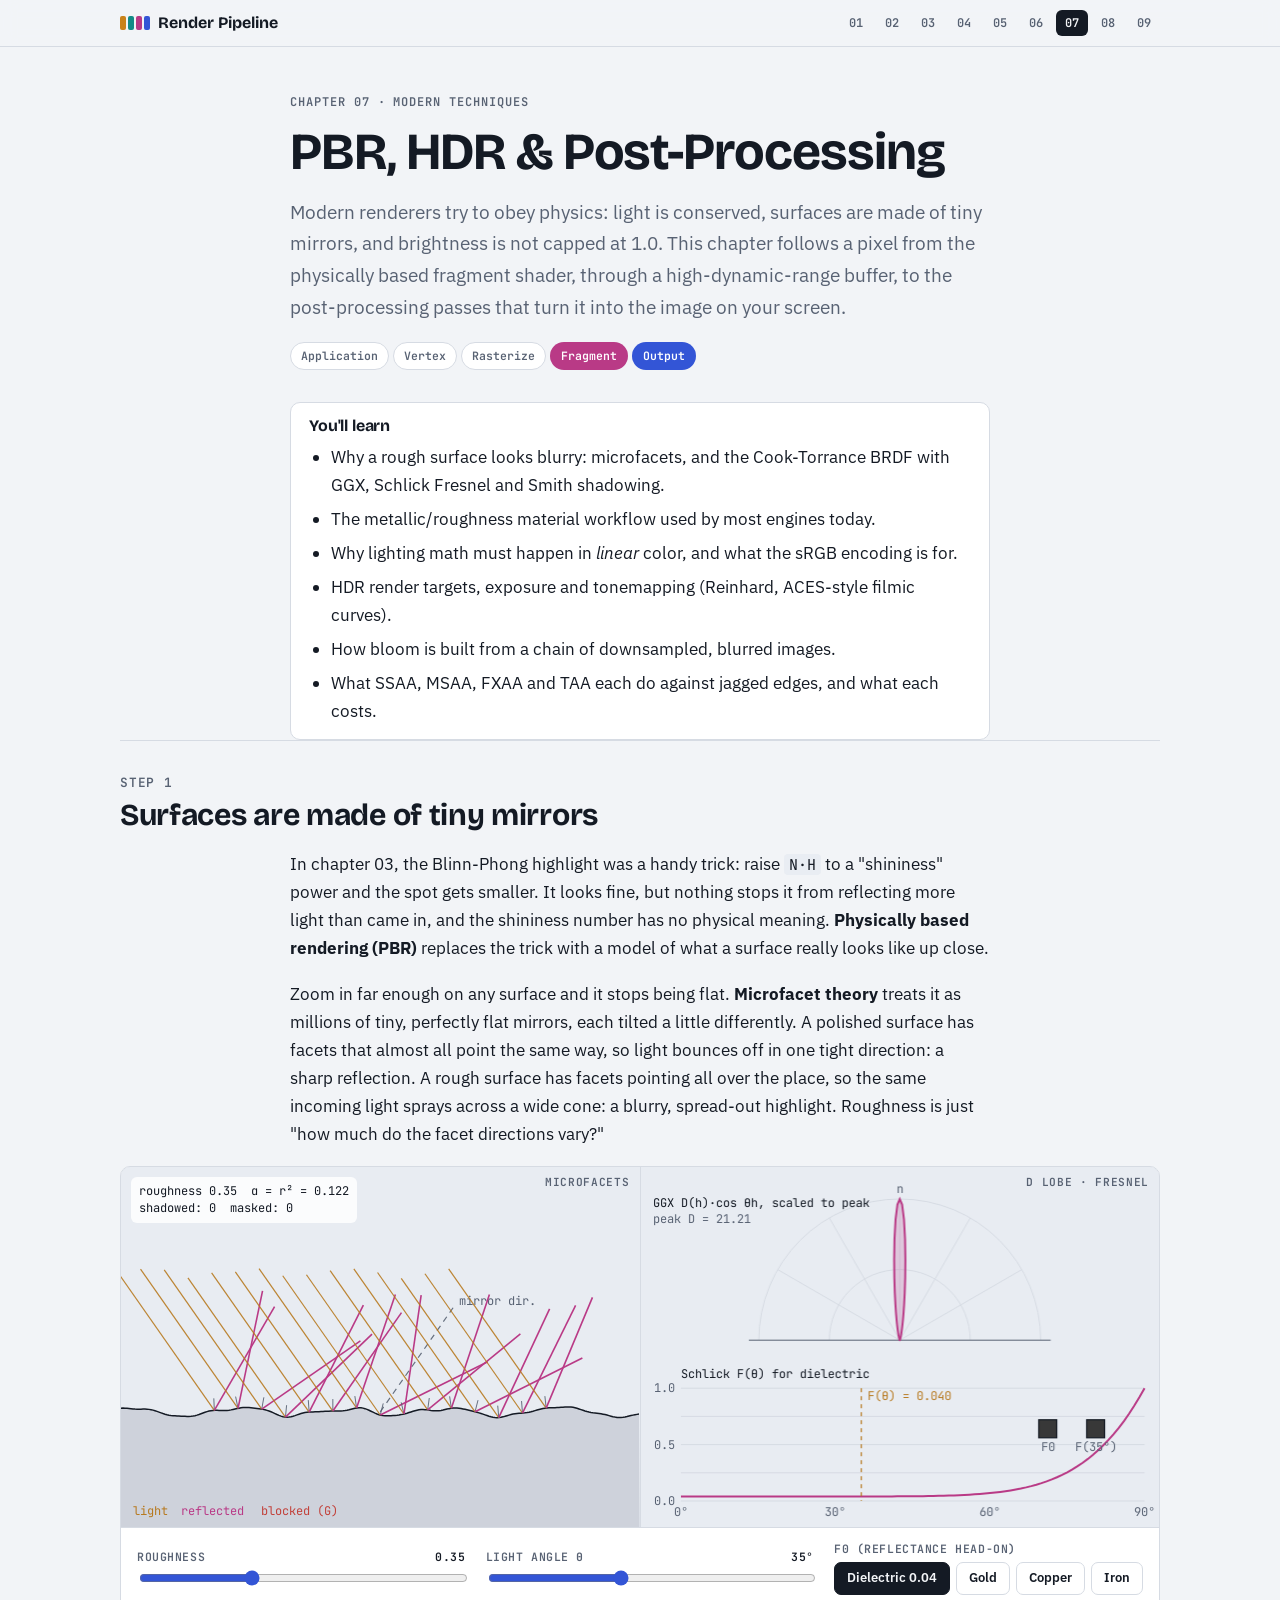
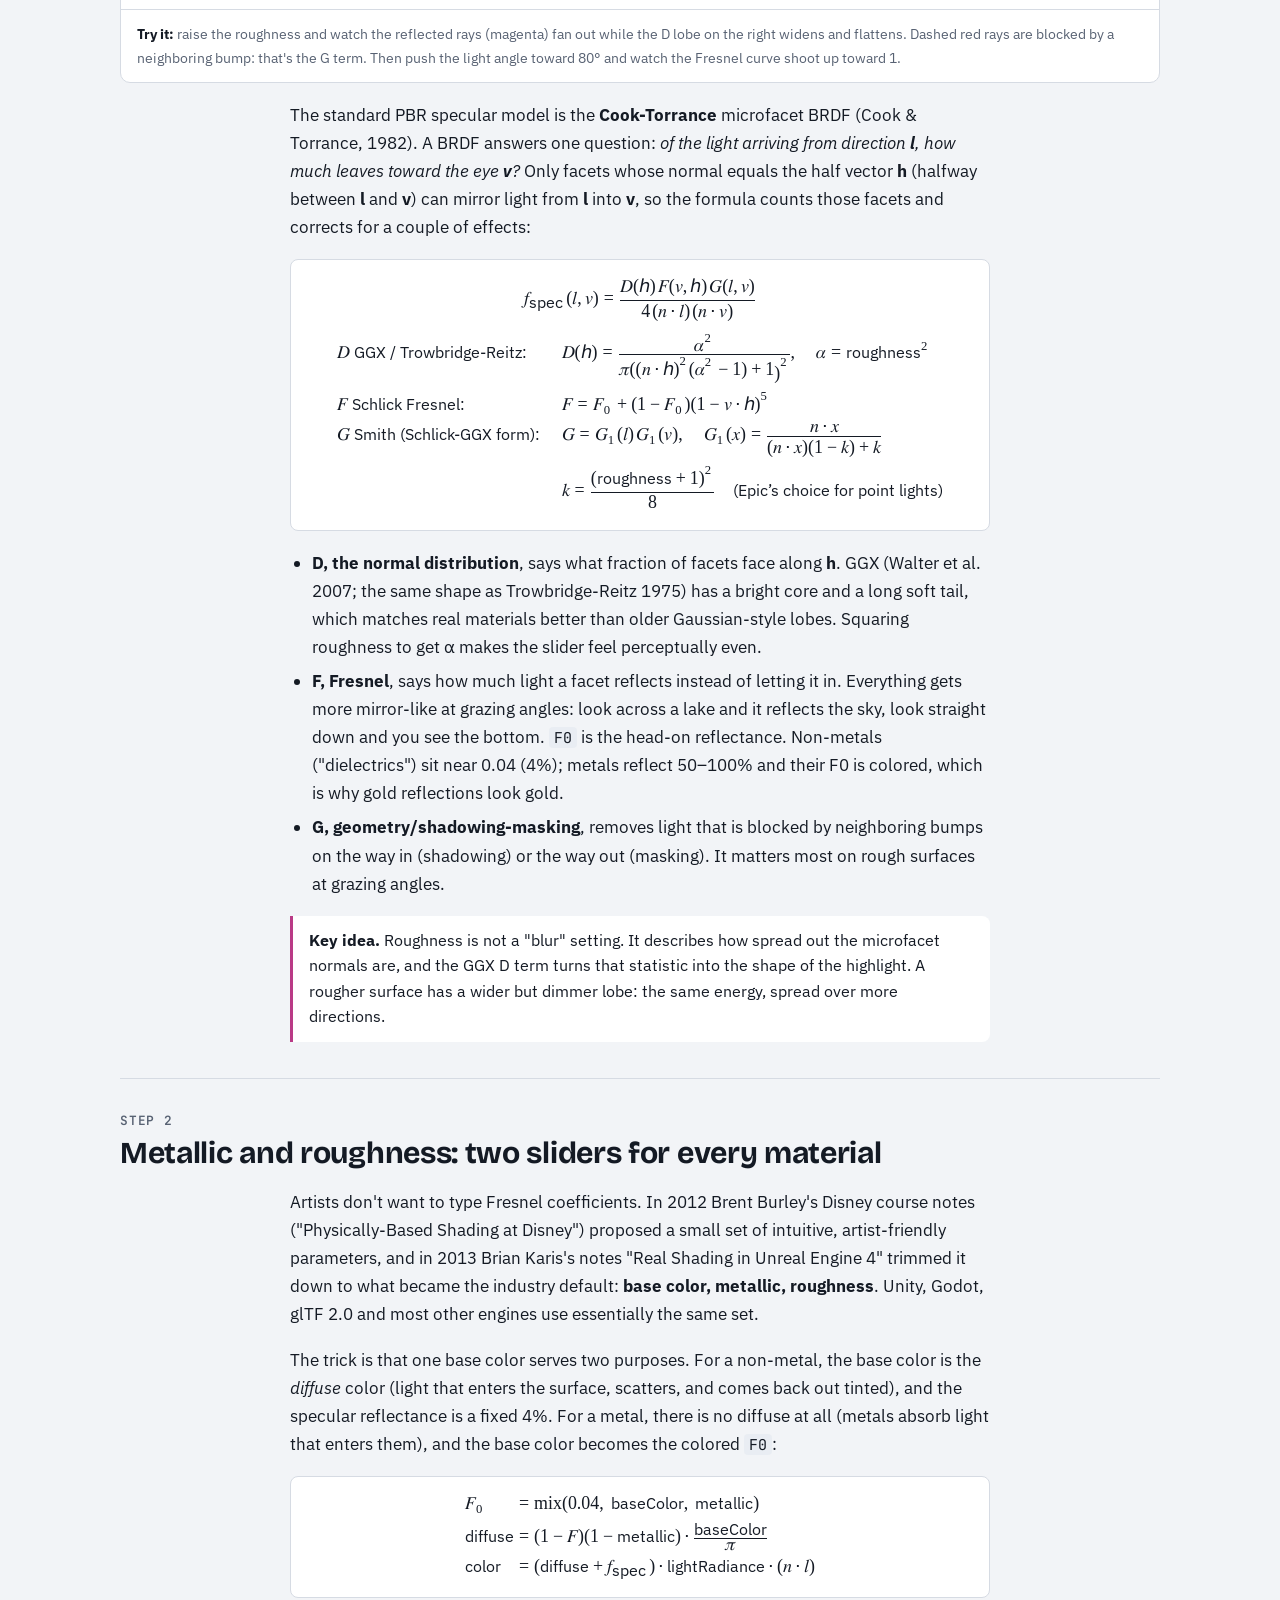
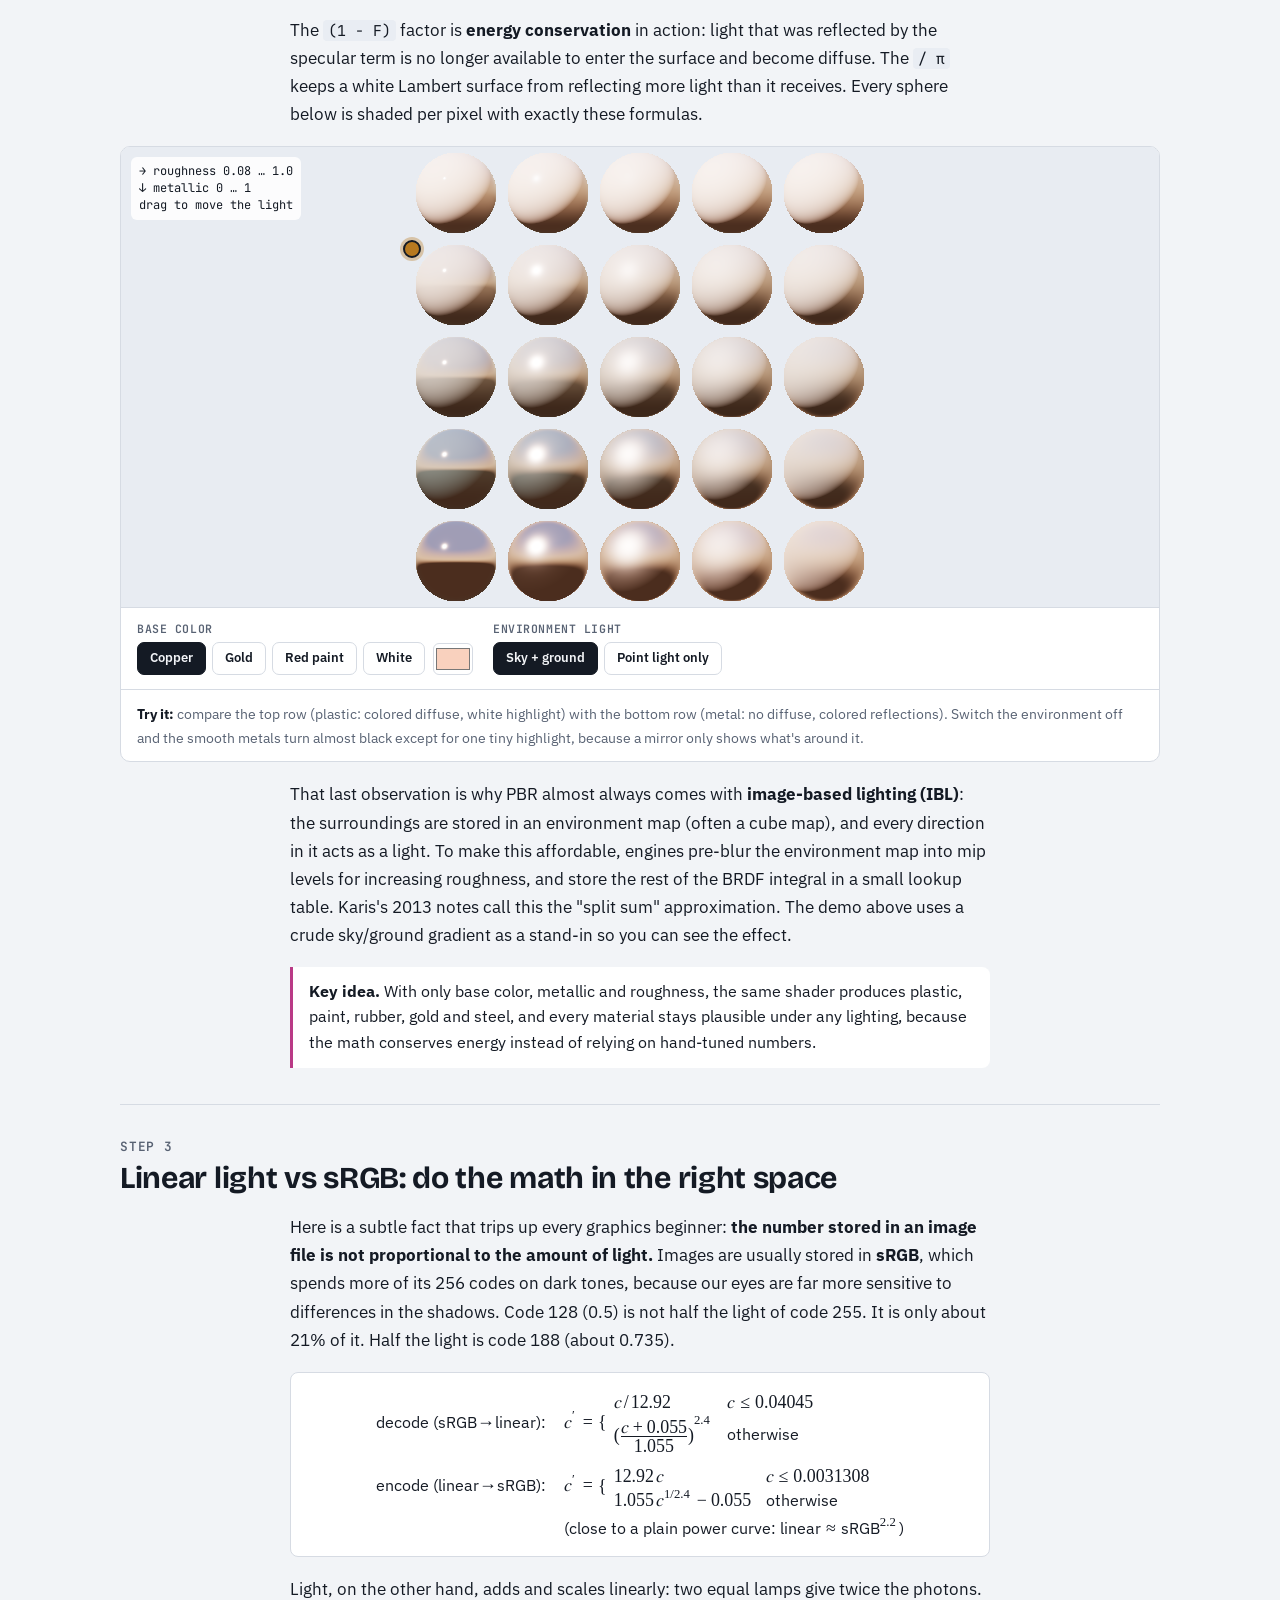
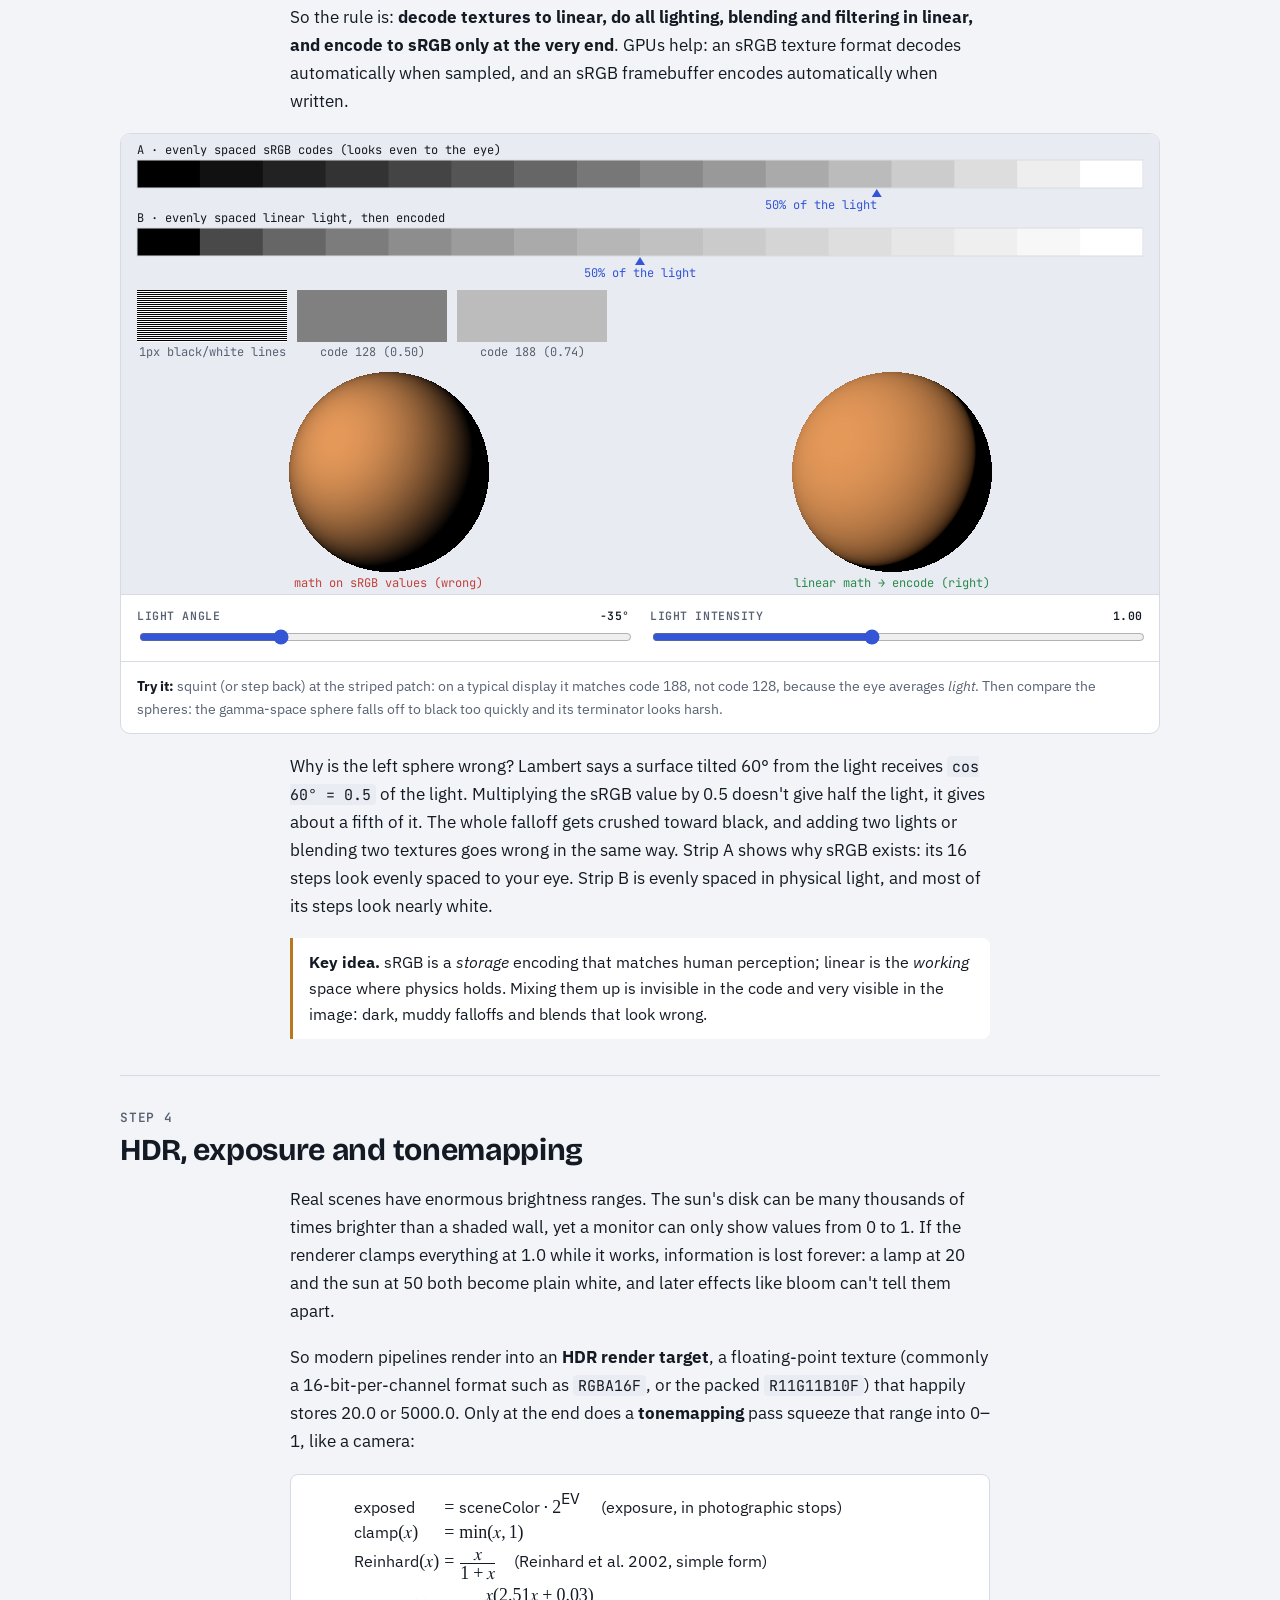
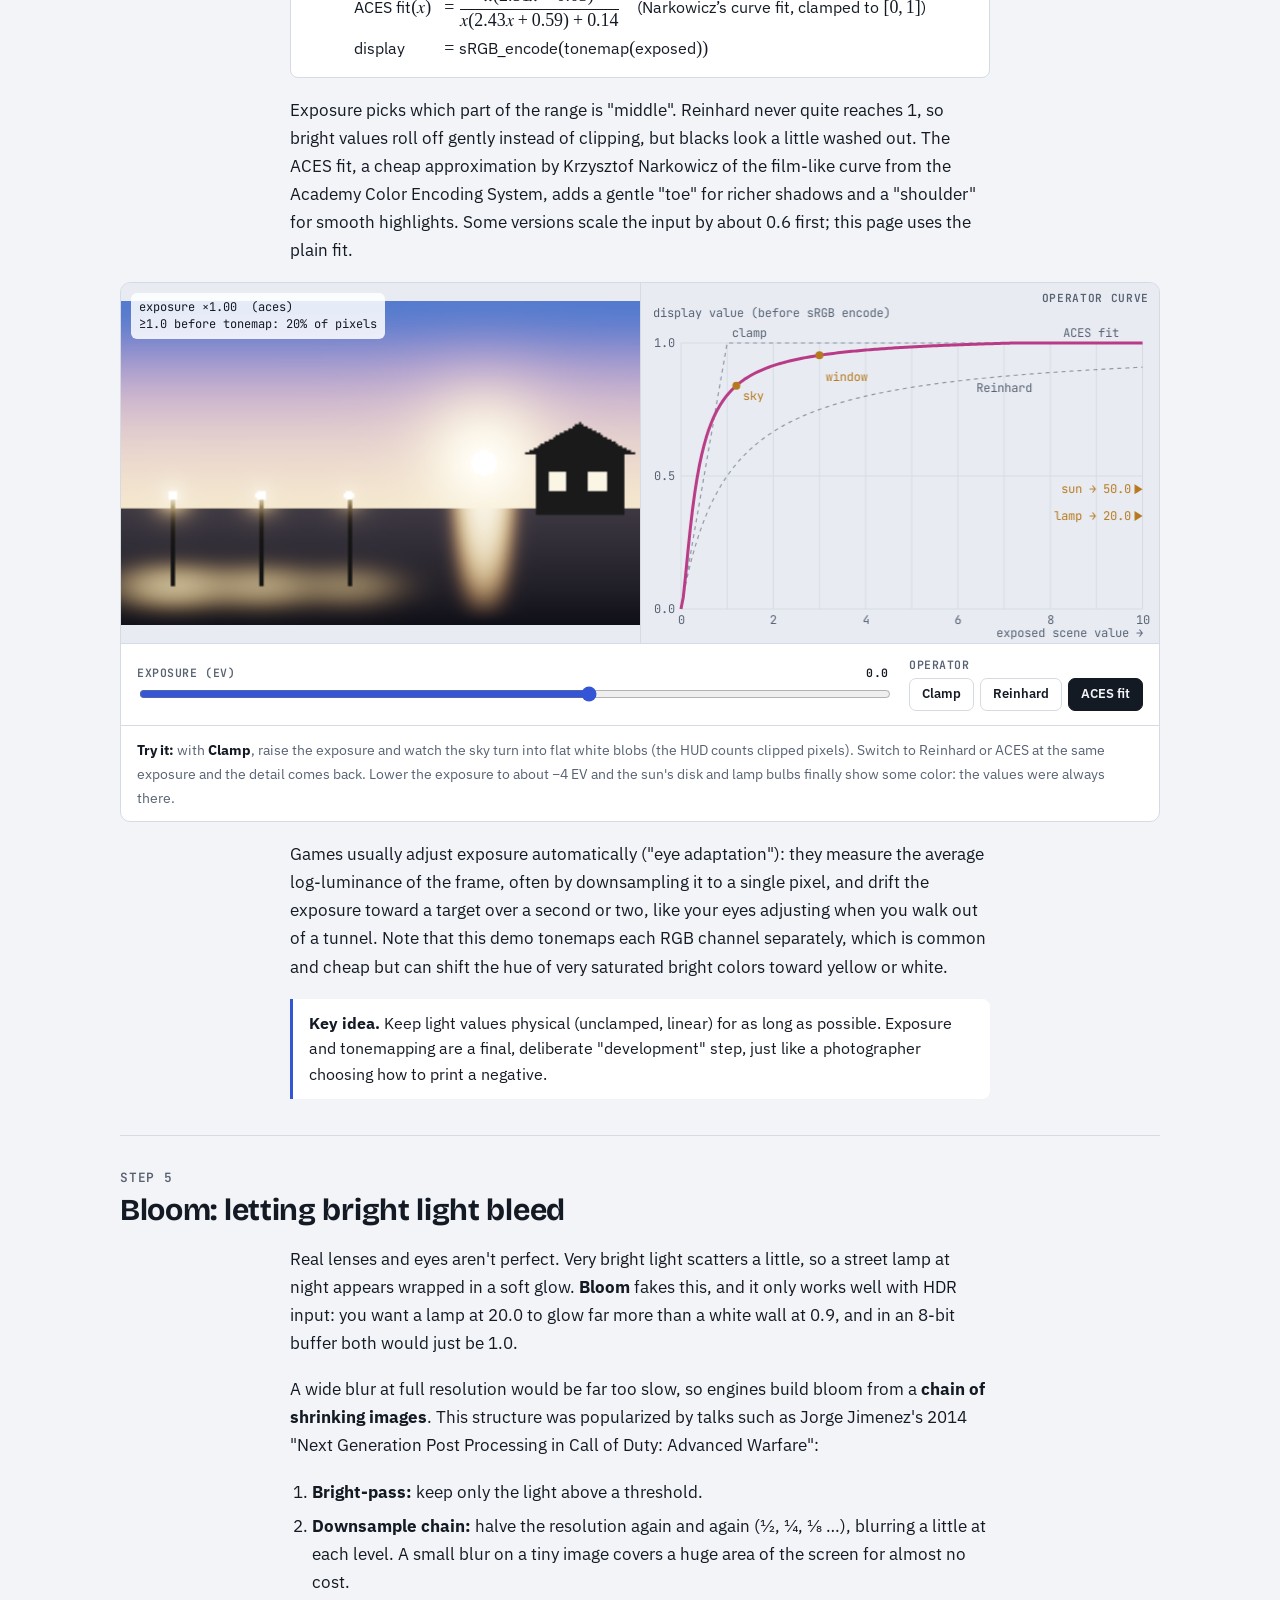
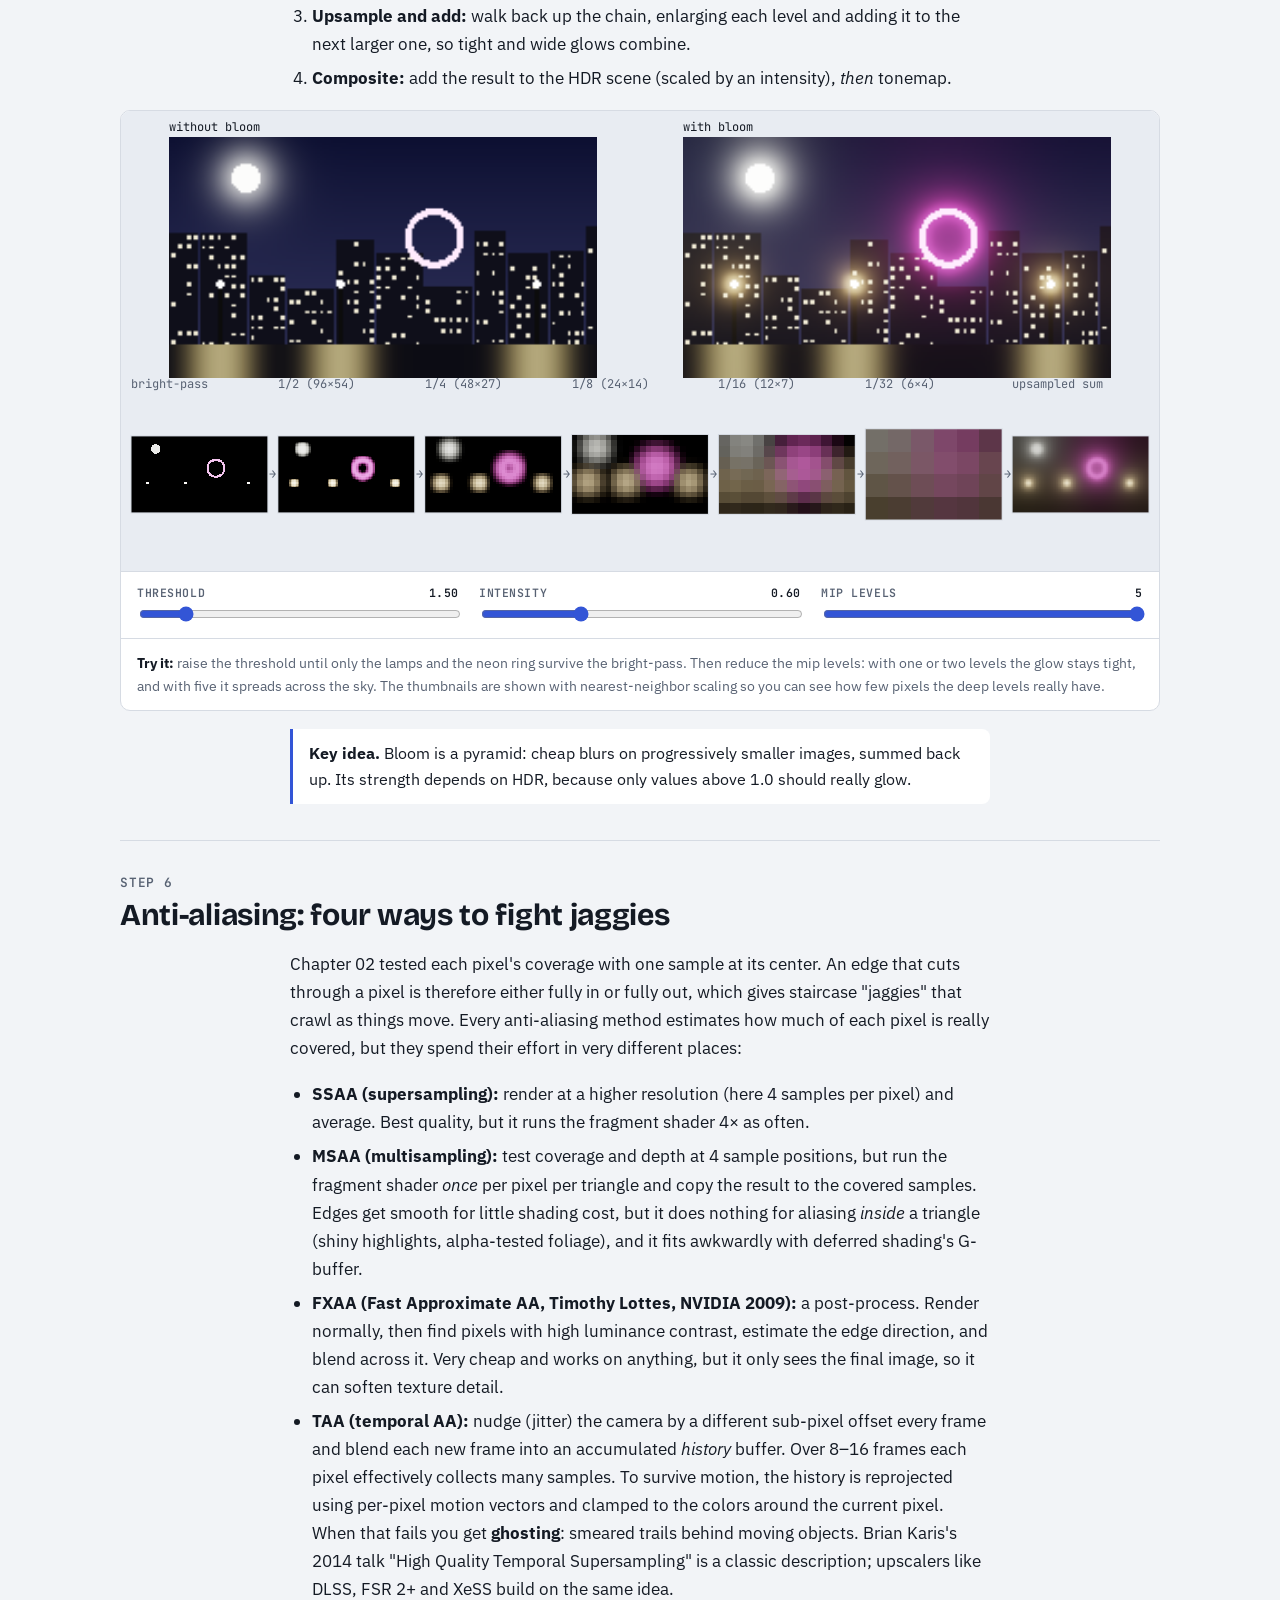
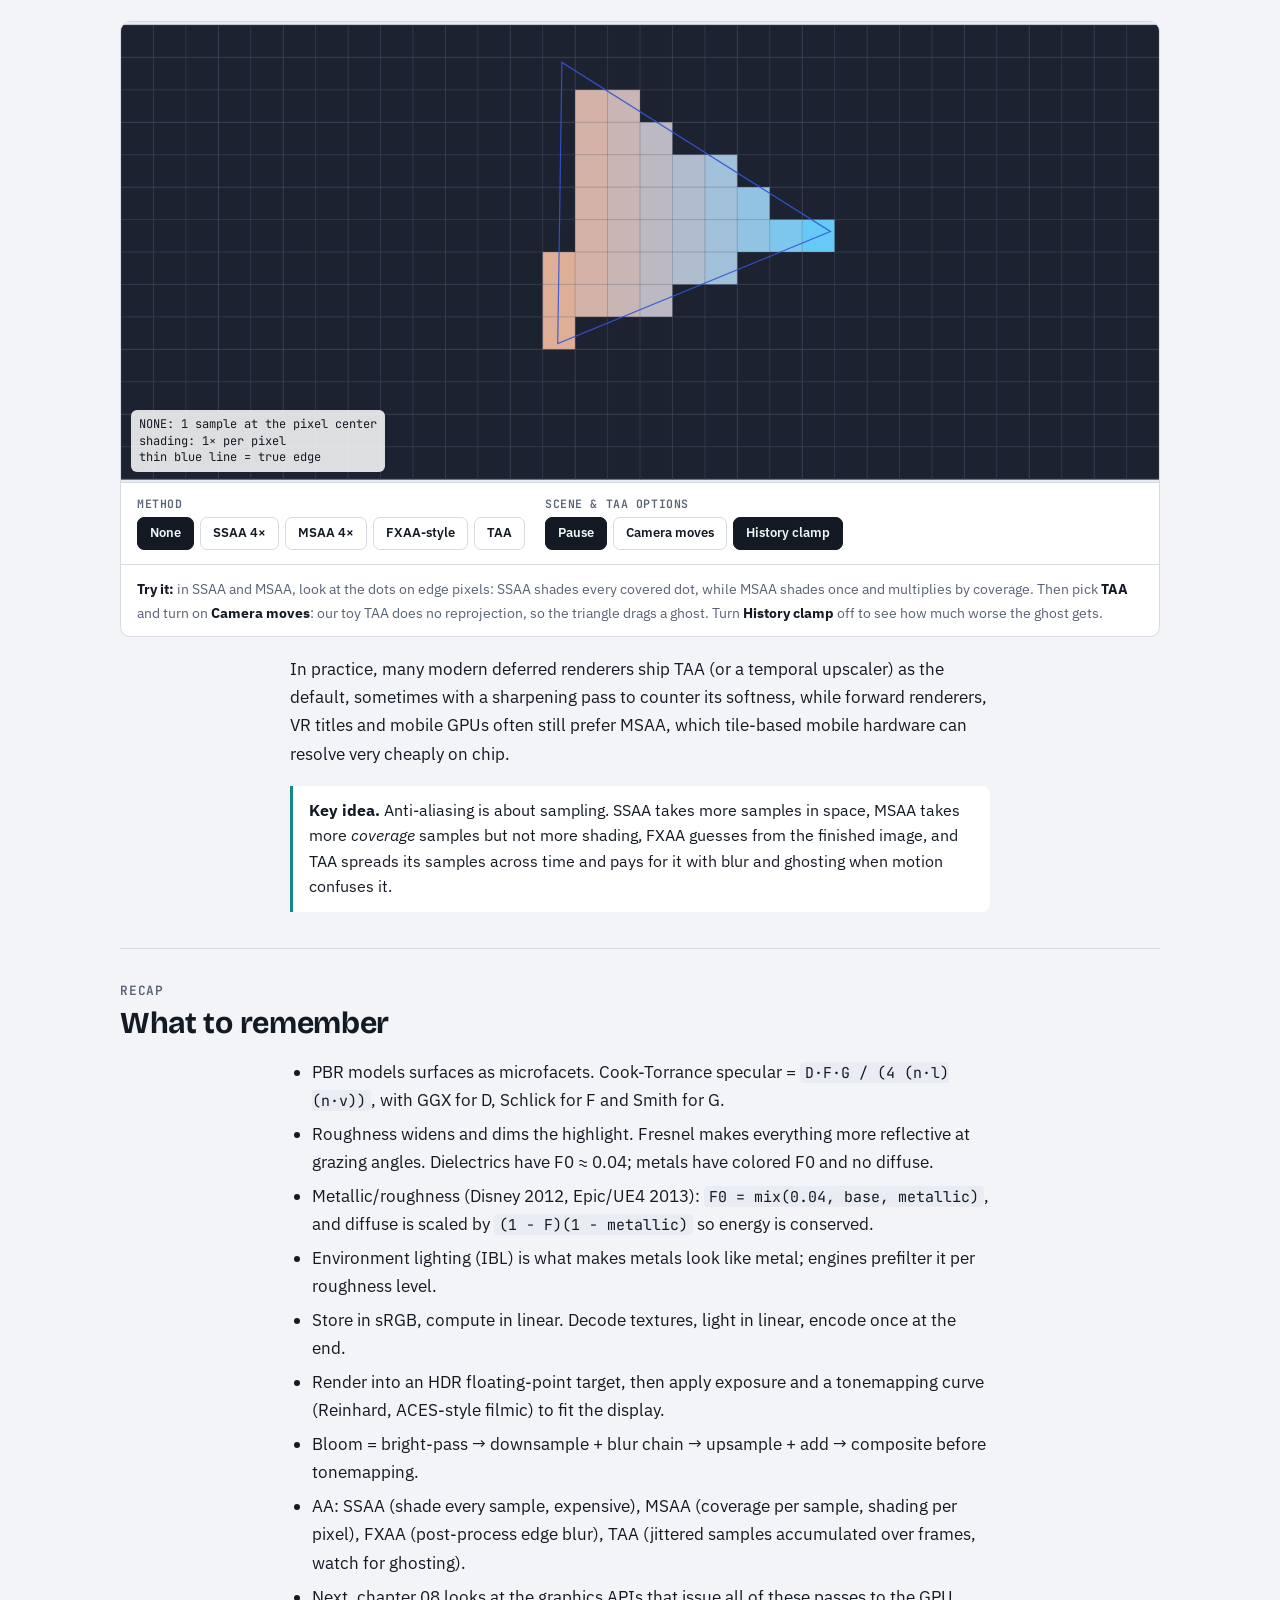
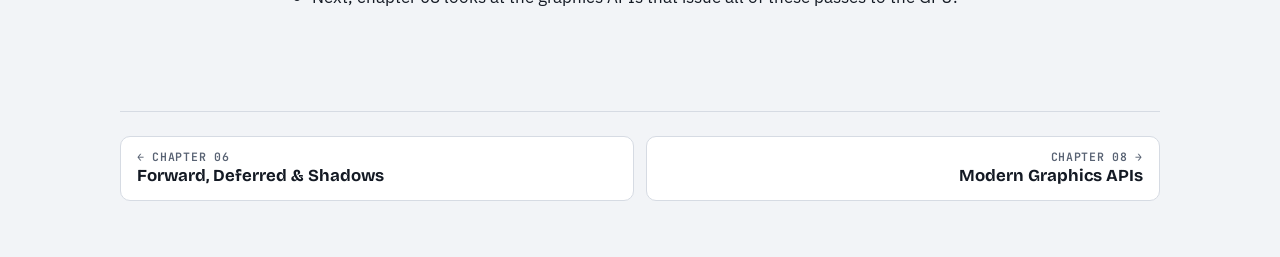
<file: topics/07-pbr-post.html>
<!doctype html>
<html lang="en">
<head>
<meta charset="utf-8">
<meta name="viewport" content="width=device-width, initial-scale=1, viewport-fit=cover">
<title>PBR, HDR & Post-Processing · Render Pipeline</title>
<link rel="stylesheet" href="../assets/style.css?v=2">
<style>
  canvas[hidden] { display: none !important; }
  .light-dot {
    position: absolute; width: 18px; height: 18px; margin: -9px 0 0 -9px; border-radius: 50%;
    border: 2px solid var(--ink); background: var(--warn); pointer-events: none;
    box-shadow: 0 0 0 3px color-mix(in srgb, var(--warn) 35%, transparent);
  }
  .swatch-row { display: flex; gap: 8px; align-items: center; flex-wrap: wrap; }
  .swatch-row input[type="color"] { width: 40px; height: 32px; padding: 0; border: 1px solid var(--line); border-radius: 6px; background: var(--surface); }
  .ctl-label { font: 600 0.72rem/1.2 var(--font-mono); color: var(--muted); text-transform: uppercase; letter-spacing: 0.05em; }
  .ctl-group { display: grid; gap: 6px; }
</style>
</head>
<body data-topic="07">
<header class="topbar"><div class="topbar-inner"></div></header>
<main class="lesson">
  <section class="hero">
    <p class="eyebrow">Chapter 07 · Modern techniques</p>
    <h1>PBR, HDR & Post-Processing</h1>
    <p class="lede">Modern renderers try to obey physics: light is conserved, surfaces are made of tiny mirrors, and brightness is not capped at 1.0. This chapter follows a pixel from the physically based fragment shader, through a high-dynamic-range buffer, to the post-processing passes that turn it into the image on your screen.</p>
    <div class="stage-band"><span class="app">Application</span><span class="vtx">Vertex</span><span class="ras">Rasterize</span><span class="on frag">Fragment</span><span class="on out">Output</span></div>
  </section>

  <aside class="objectives"><h2>You'll learn</h2><ul>
    <li>Why a rough surface looks blurry: microfacets, and the Cook-Torrance BRDF with GGX, Schlick Fresnel and Smith shadowing.</li>
    <li>The metallic/roughness material workflow used by most engines today.</li>
    <li>Why lighting math must happen in <em>linear</em> color, and what the sRGB encoding is for.</li>
    <li>HDR render targets, exposure and tonemapping (Reinhard, ACES-style filmic curves).</li>
    <li>How bloom is built from a chain of downsampled, blurred images.</li>
    <li>What SSAA, MSAA, FXAA and TAA each do against jagged edges, and what each costs.</li>
  </ul></aside>

  <!-- STEP 1 -->
  <section class="step" id="microfacets">
    <h2><span class="step-no">STEP 1</span>Surfaces are made of tiny mirrors</h2>
    <p>In chapter 03, the Blinn-Phong highlight was a handy trick: raise <code>N·H</code> to a "shininess" power and the spot gets smaller. It looks fine, but nothing stops it from reflecting more light than came in, and the shininess number has no physical meaning. <strong>Physically based rendering (PBR)</strong> replaces the trick with a model of what a surface really looks like up close.</p>
    <p>Zoom in far enough on any surface and it stops being flat. <strong>Microfacet theory</strong> treats it as millions of tiny, perfectly flat mirrors, each tilted a little differently. A polished surface has facets that almost all point the same way, so light bounces off in one tight direction: a sharp reflection. A rough surface has facets pointing all over the place, so the same incoming light sprays across a wide cone: a blurry, spread-out highlight. Roughness is just "how much do the facet directions vary?"</p>
    <figure class="viz">
      <div class="viz-split">
        <div class="viz-stage"><canvas id="mf" aria-label="A magnified cross-section of a bumpy surface. Parallel light rays arrive from the upper left and each reflects off the local facet. Rougher settings make the reflected rays fan out; some rays are blocked by neighboring bumps."></canvas><div class="hud" id="mf-hud"></div><span class="pane-label">Microfacets</span></div>
        <div class="viz-stage"><canvas id="lobe" aria-label="Top: a polar plot of the GGX normal distribution D for the current roughness. Bottom: Schlick Fresnel reflectance versus angle of incidence for the chosen material, one curve per color channel."></canvas><span class="pane-label">D lobe · Fresnel</span></div>
      </div>
      <div class="controls">
        <div class="control"><label for="r1">Roughness <output for="r1"></output></label><input type="range" id="r1" min="0.02" max="1" step="0.01" value="0.35"></div>
        <div class="control"><label for="ang1">Light angle θ <output for="ang1"></output></label><input type="range" id="ang1" min="5" max="80" step="1" value="35"></div>
        <div class="ctl-group"><span class="ctl-label" id="f0-label">F0 (reflectance head-on)</span>
          <div class="btn-row" id="f0" role="group" aria-labelledby="f0-label"><button class="btn" data-value="diel" aria-pressed="true">Dielectric 0.04</button><button class="btn" data-value="gold">Gold</button><button class="btn" data-value="copper">Copper</button><button class="btn" data-value="iron">Iron</button></div></div>
      </div>
      <figcaption><b>Try it:</b> raise the roughness and watch the reflected rays (magenta) fan out while the D lobe on the right widens and flattens. Dashed red rays are blocked by a neighboring bump: that's the G term. Then push the light angle toward 80° and watch the Fresnel curve shoot up toward 1.</figcaption>
    </figure>
    <p>The standard PBR specular model is the <strong>Cook-Torrance</strong> microfacet BRDF (Cook &amp; Torrance, 1982). A BRDF answers one question: <em>of the light arriving from direction <b>l</b>, how much leaves toward the eye <b>v</b>?</em> Only facets whose normal equals the half vector <b>h</b> (halfway between <b>l</b> and <b>v</b>) can mirror light from <b>l</b> into <b>v</b>, so the formula counts those facets and corrects for a couple of effects:</p>
    <div class="math"><span class="katex"><math xmlns="http://www.w3.org/1998/Math/MathML" display="block"><semantics><mtable rowspacing="0.25em" columnalign="center" columnspacing="0em"><mtr><mtd><mstyle scriptlevel="0" displaystyle="true"><mrow><msub><mi>f</mi><mtext>spec</mtext></msub><mo stretchy="false">(</mo><mi>l</mi><mo separator="true">,</mo><mi>v</mi><mo stretchy="false">)</mo><mo>=</mo><mfrac><mrow><mi>D</mi><mo stretchy="false">(</mo><mi>h</mi><mo stretchy="false">)</mo><mtext> </mtext><mi>F</mi><mo stretchy="false">(</mo><mi>v</mi><mo separator="true">,</mo><mi>h</mi><mo stretchy="false">)</mo><mtext> </mtext><mi>G</mi><mo stretchy="false">(</mo><mi>l</mi><mo separator="true">,</mo><mi>v</mi><mo stretchy="false">)</mo></mrow><mrow><mn>4</mn><mtext> </mtext><mo stretchy="false">(</mo><mi>n</mi><mo>⋅</mo><mi>l</mi><mo stretchy="false">)</mo><mtext> </mtext><mo stretchy="false">(</mo><mi>n</mi><mo>⋅</mo><mi>v</mi><mo stretchy="false">)</mo></mrow></mfrac></mrow></mstyle></mtd></mtr><mtr><mtd><mstyle scriptlevel="0" displaystyle="true"><mtable rowspacing="0.25em" columnalign="right left right left" columnspacing="0em 1em 0em"><mtr><mtd><mstyle scriptlevel="0" displaystyle="true"><mrow></mrow></mstyle></mtd><mtd><mstyle scriptlevel="0" displaystyle="true"><mrow><mrow></mrow><mi>D</mi><mtext> GGX / Trowbridge-Reitz:</mtext></mrow></mstyle></mtd><mtd><mstyle scriptlevel="0" displaystyle="true"><mrow></mrow></mstyle></mtd><mtd><mstyle scriptlevel="0" displaystyle="true"><mrow><mrow></mrow><mi>D</mi><mo stretchy="false">(</mo><mi>h</mi><mo stretchy="false">)</mo><mo>=</mo><mfrac><msup><mi>α</mi><mn>2</mn></msup><mrow><mi>π</mi><mo fence="false" stretchy="true" minsize="1.2em" maxsize="1.2em">(</mo><mo stretchy="false">(</mo><mi>n</mi><mo>⋅</mo><mi>h</mi><msup><mo stretchy="false">)</mo><mn>2</mn></msup><mo stretchy="false">(</mo><msup><mi>α</mi><mn>2</mn></msup><mo>−</mo><mn>1</mn><mo stretchy="false">)</mo><mo>+</mo><mn>1</mn><msup><mo fence="false" stretchy="true" minsize="1.2em" maxsize="1.2em">)</mo><mn>2</mn></msup></mrow></mfrac><mo separator="true">,</mo><mspace width="1em"/><mi>α</mi><mo>=</mo><msup><mtext>roughness</mtext><mn>2</mn></msup></mrow></mstyle></mtd></mtr><mtr><mtd><mstyle scriptlevel="0" displaystyle="true"><mrow></mrow></mstyle></mtd><mtd><mstyle scriptlevel="0" displaystyle="true"><mrow><mrow></mrow><mi>F</mi><mtext> Schlick Fresnel:</mtext></mrow></mstyle></mtd><mtd><mstyle scriptlevel="0" displaystyle="true"><mrow></mrow></mstyle></mtd><mtd><mstyle scriptlevel="0" displaystyle="true"><mrow><mrow></mrow><mi>F</mi><mo>=</mo><msub><mi>F</mi><mn>0</mn></msub><mo>+</mo><mo stretchy="false">(</mo><mn>1</mn><mo>−</mo><msub><mi>F</mi><mn>0</mn></msub><mo stretchy="false">)</mo><mo stretchy="false">(</mo><mn>1</mn><mo>−</mo><mi>v</mi><mo>⋅</mo><mi>h</mi><msup><mo stretchy="false">)</mo><mn>5</mn></msup></mrow></mstyle></mtd></mtr><mtr><mtd><mstyle scriptlevel="0" displaystyle="true"><mrow></mrow></mstyle></mtd><mtd><mstyle scriptlevel="0" displaystyle="true"><mrow><mrow></mrow><mi>G</mi><mtext> Smith (Schlick-GGX form):</mtext></mrow></mstyle></mtd><mtd><mstyle scriptlevel="0" displaystyle="true"><mrow></mrow></mstyle></mtd><mtd><mstyle scriptlevel="0" displaystyle="true"><mrow><mrow></mrow><mi>G</mi><mo>=</mo><msub><mi>G</mi><mn>1</mn></msub><mo stretchy="false">(</mo><mi>l</mi><mo stretchy="false">)</mo><mtext> </mtext><msub><mi>G</mi><mn>1</mn></msub><mo stretchy="false">(</mo><mi>v</mi><mo stretchy="false">)</mo><mo separator="true">,</mo><mspace width="1em"/><msub><mi>G</mi><mn>1</mn></msub><mo stretchy="false">(</mo><mi>x</mi><mo stretchy="false">)</mo><mo>=</mo><mfrac><mrow><mi>n</mi><mo>⋅</mo><mi>x</mi></mrow><mrow><mo stretchy="false">(</mo><mi>n</mi><mo>⋅</mo><mi>x</mi><mo stretchy="false">)</mo><mo stretchy="false">(</mo><mn>1</mn><mo>−</mo><mi>k</mi><mo stretchy="false">)</mo><mo>+</mo><mi>k</mi></mrow></mfrac></mrow></mstyle></mtd></mtr><mtr><mtd><mstyle scriptlevel="0" displaystyle="true"><mrow></mrow></mstyle></mtd><mtd><mstyle scriptlevel="0" displaystyle="true"><mrow></mrow></mstyle></mtd><mtd><mstyle scriptlevel="0" displaystyle="true"><mrow></mrow></mstyle></mtd><mtd><mstyle scriptlevel="0" displaystyle="true"><mrow><mrow></mrow><mi>k</mi><mo>=</mo><mfrac><mrow><mo stretchy="false">(</mo><mtext>roughness</mtext><mo>+</mo><mn>1</mn><msup><mo stretchy="false">)</mo><mn>2</mn></msup></mrow><mn>8</mn></mfrac><mspace width="1em"/><mtext>(Epic’s choice for point lights)</mtext></mrow></mstyle></mtd></mtr></mtable></mstyle></mtd></mtr></mtable><annotation encoding="application/x-tex">\begin{gathered}
f_{\text{spec}}(l, v) = \frac{D(h)\, F(v, h)\, G(l, v)}{4\,(n \cdot l)\,(n \cdot v)}\\[12pt]
\begin{aligned}
&amp; D \ \text{GGX / Trowbridge-Reitz:} &amp;&amp; D(h) = \frac{\alpha^2}{\pi \big( (n \cdot h)^2 (\alpha^2 - 1) + 1 \big)^2}, \quad \alpha = \text{roughness}^2\\[8pt]
&amp; F \ \text{Schlick Fresnel:} &amp;&amp; F = F_0 + (1 - F_0)(1 - v \cdot h)^5\\[8pt]
&amp; G \ \text{Smith (Schlick-GGX form):} &amp;&amp; G = G_1(l)\, G_1(v), \quad G_1(x) = \frac{n \cdot x}{(n \cdot x)(1 - k) + k}\\[4pt]
&amp; &amp;&amp; k = \frac{(\text{roughness} + 1)^2}{8} \quad \text{(Epic&#x27;s choice for point lights)}
\end{aligned}
\end{gathered}</annotation></semantics></math></span></div>
    <ul>
      <li><strong>D, the normal distribution</strong>, says what fraction of facets face along <b>h</b>. GGX (Walter et al. 2007; the same shape as Trowbridge-Reitz 1975) has a bright core and a long soft tail, which matches real materials better than older Gaussian-style lobes. Squaring roughness to get α makes the slider feel perceptually even.</li>
      <li><strong>F, Fresnel</strong>, says how much light a facet reflects instead of letting it in. Everything gets more mirror-like at grazing angles: look across a lake and it reflects the sky, look straight down and you see the bottom. <code>F0</code> is the head-on reflectance. Non-metals ("dielectrics") sit near 0.04 (4%); metals reflect 50–100% and their F0 is colored, which is why gold reflections look gold.</li>
      <li><strong>G, geometry/shadowing-masking</strong>, removes light that is blocked by neighboring bumps on the way in (shadowing) or the way out (masking). It matters most on rough surfaces at grazing angles.</li>
    </ul>
    <div class="callout frag"><strong>Key idea.</strong> Roughness is not a "blur" setting. It describes how spread out the microfacet normals are, and the GGX D term turns that statistic into the shape of the highlight. A rougher surface has a wider but dimmer lobe: the same energy, spread over more directions.</div>
  </section>

  <!-- STEP 2 -->
  <section class="step" id="materials">
    <h2><span class="step-no">STEP 2</span>Metallic and roughness: two sliders for every material</h2>
    <p>Artists don't want to type Fresnel coefficients. In 2012 Brent Burley's Disney course notes ("Physically-Based Shading at Disney") proposed a small set of intuitive, artist-friendly parameters, and in 2013 Brian Karis's notes "Real Shading in Unreal Engine 4" trimmed it down to what became the industry default: <strong>base color, metallic, roughness</strong>. Unity, Godot, glTF 2.0 and most other engines use essentially the same set.</p>
    <p>The trick is that one base color serves two purposes. For a non-metal, the base color is the <em>diffuse</em> color (light that enters the surface, scatters, and comes back out tinted), and the specular reflectance is a fixed 4%. For a metal, there is no diffuse at all (metals absorb light that enters them), and the base color becomes the colored <code>F0</code>:</p>
    <div class="math"><span class="katex"><math xmlns="http://www.w3.org/1998/Math/MathML" display="block"><semantics><mtable rowspacing="0.25em" columnalign="right left" columnspacing="0em"><mtr><mtd><mstyle scriptlevel="0" displaystyle="true"><msub><mi>F</mi><mn>0</mn></msub></mstyle></mtd><mtd><mstyle scriptlevel="0" displaystyle="true"><mrow><mrow></mrow><mo>=</mo><mi mathvariant="normal">mix</mi><mo>⁡</mo><mo stretchy="false">(</mo><mn>0.04</mn><mo separator="true">,</mo><mtext> baseColor</mtext><mo separator="true">,</mo><mtext> metallic</mtext><mo stretchy="false">)</mo></mrow></mstyle></mtd></mtr><mtr><mtd><mstyle scriptlevel="0" displaystyle="true"><mtext>diffuse</mtext></mstyle></mtd><mtd><mstyle scriptlevel="0" displaystyle="true"><mrow><mrow></mrow><mo>=</mo><mo stretchy="false">(</mo><mn>1</mn><mo>−</mo><mi>F</mi><mo stretchy="false">)</mo><mo stretchy="false">(</mo><mn>1</mn><mo>−</mo><mtext>metallic</mtext><mo stretchy="false">)</mo><mo>⋅</mo><mfrac><mtext>baseColor</mtext><mi>π</mi></mfrac></mrow></mstyle></mtd></mtr><mtr><mtd><mstyle scriptlevel="0" displaystyle="true"><mtext>color</mtext></mstyle></mtd><mtd><mstyle scriptlevel="0" displaystyle="true"><mrow><mrow></mrow><mo>=</mo><mo stretchy="false">(</mo><mtext>diffuse</mtext><mo>+</mo><msub><mi>f</mi><mtext>spec</mtext></msub><mo stretchy="false">)</mo><mo>⋅</mo><mtext>lightRadiance</mtext><mo>⋅</mo><mo stretchy="false">(</mo><mi>n</mi><mo>⋅</mo><mi>l</mi><mo stretchy="false">)</mo></mrow></mstyle></mtd></mtr></mtable><annotation encoding="application/x-tex">\begin{aligned}
F_0 &amp;= \operatorname{mix}(0.04,\ \text{baseColor},\ \text{metallic})\\[4pt]
\text{diffuse} &amp;= (1 - F)(1 - \text{metallic}) \cdot \frac{\text{baseColor}}{\pi}\\[4pt]
\text{color} &amp;= (\text{diffuse} + f_{\text{spec}}) \cdot \text{lightRadiance} \cdot (n \cdot l)
\end{aligned}</annotation></semantics></math></span></div>
    <p>The <code>(1 − F)</code> factor is <strong>energy conservation</strong> in action: light that was reflected by the specular term is no longer available to enter the surface and become diffuse. The <code>/ π</code> keeps a white Lambert surface from reflecting more light than it receives. Every sphere below is shaded per pixel with exactly these formulas.</p>
    <figure class="viz">
      <div class="viz-stage">
        <canvas id="grid" class="tall" tabindex="0" aria-label="A five by five grid of spheres. Roughness increases from left to right; metallic increases from top to bottom. Drag or use arrow keys to move the light."></canvas>
        <canvas id="grid2d" class="tall" tabindex="0" hidden aria-label="CPU-rendered five by five grid of spheres; roughness increases left to right, metallic top to bottom."></canvas>
        <div class="light-dot" id="ldot" aria-hidden="true"></div>
        <div class="hud" id="grid-hud">→ roughness 0.08 … 1.0
↓ metallic 0 … 1
drag to move the light</div>
      </div>
      <div class="controls">
        <div class="ctl-group"><span class="ctl-label" id="base-label">Base color</span>
          <div class="swatch-row"><div class="btn-row" id="base" role="group" aria-labelledby="base-label"><button class="btn" data-value="copper" aria-pressed="true">Copper</button><button class="btn" data-value="gold">Gold</button><button class="btn" data-value="red">Red paint</button><button class="btn" data-value="white">White</button></div>
          <input type="color" id="basepick" value="#f9d1be" aria-label="Custom base color"></div></div>
        <div class="ctl-group"><span class="ctl-label" id="env-label">Environment light</span>
          <div class="btn-row" id="env" role="group" aria-labelledby="env-label"><button class="btn" data-value="on" aria-pressed="true">Sky + ground</button><button class="btn" data-value="off">Point light only</button></div></div>
      </div>
      <figcaption><b>Try it:</b> compare the top row (plastic: colored diffuse, white highlight) with the bottom row (metal: no diffuse, colored reflections). Switch the environment off and the smooth metals turn almost black except for one tiny highlight, because a mirror only shows what's around it.</figcaption>
    </figure>
    <p>That last observation is why PBR almost always comes with <strong>image-based lighting (IBL)</strong>: the surroundings are stored in an environment map (often a cube map), and every direction in it acts as a light. To make this affordable, engines pre-blur the environment map into mip levels for increasing roughness, and store the rest of the BRDF integral in a small lookup table. Karis's 2013 notes call this the "split sum" approximation. The demo above uses a crude sky/ground gradient as a stand-in so you can see the effect.</p>
    <div class="callout frag"><strong>Key idea.</strong> With only base color, metallic and roughness, the same shader produces plastic, paint, rubber, gold and steel, and every material stays plausible under any lighting, because the math conserves energy instead of relying on hand-tuned numbers.</div>
  </section>

  <!-- STEP 3 -->
  <section class="step" id="linear">
    <h2><span class="step-no">STEP 3</span>Linear light vs sRGB: do the math in the right space</h2>
    <p>Here is a subtle fact that trips up every graphics beginner: <strong>the number stored in an image file is not proportional to the amount of light.</strong> Images are usually stored in <strong>sRGB</strong>, which spends more of its 256 codes on dark tones, because our eyes are far more sensitive to differences in the shadows. Code 128 (0.5) is not half the light of code 255. It is only about 21% of it. Half the light is code 188 (about 0.735).</p>
    <div class="math"><span class="katex"><math xmlns="http://www.w3.org/1998/Math/MathML" display="block"><semantics><mtable rowspacing="0.25em" columnalign="right left" columnspacing="0em"><mtr><mtd><mstyle scriptlevel="0" displaystyle="true"><mrow><mtext>decode (sRGB</mtext><mo>→</mo><mtext>linear):</mtext><mspace width="1em"/></mrow></mstyle></mtd><mtd><mstyle scriptlevel="0" displaystyle="true"><mrow><mrow></mrow><msup><mi>c</mi><mo mathvariant="normal" lspace="0em" rspace="0em">′</mo></msup><mo>=</mo><mrow><mo fence="true">{</mo><mtable rowspacing="0.36em" columnalign="left left" columnspacing="1em"><mtr><mtd><mstyle scriptlevel="0" displaystyle="false"><mrow><mi>c</mi><mtext> </mtext><mi mathvariant="normal">/</mi><mtext> </mtext><mn>12.92</mn></mrow></mstyle></mtd><mtd><mstyle scriptlevel="0" displaystyle="false"><mrow><mi>c</mi><mo>≤</mo><mn>0.04045</mn></mrow></mstyle></mtd></mtr><mtr><mtd><mstyle scriptlevel="0" displaystyle="false"><msup><mrow><mo fence="true">(</mo><mstyle displaystyle="true" scriptlevel="0"><mfrac><mrow><mi>c</mi><mo>+</mo><mn>0.055</mn></mrow><mn>1.055</mn></mfrac></mstyle><mo fence="true">)</mo></mrow><mn>2.4</mn></msup></mstyle></mtd><mtd><mstyle scriptlevel="0" displaystyle="false"><mtext>otherwise</mtext></mstyle></mtd></mtr></mtable></mrow></mrow></mstyle></mtd></mtr><mtr><mtd><mstyle scriptlevel="0" displaystyle="true"><mrow><mtext>encode (linear</mtext><mo>→</mo><mtext>sRGB):</mtext><mspace width="1em"/></mrow></mstyle></mtd><mtd><mstyle scriptlevel="0" displaystyle="true"><mrow><mrow></mrow><msup><mi>c</mi><mo mathvariant="normal" lspace="0em" rspace="0em">′</mo></msup><mo>=</mo><mrow><mo fence="true">{</mo><mtable rowspacing="0.36em" columnalign="left left" columnspacing="1em"><mtr><mtd><mstyle scriptlevel="0" displaystyle="false"><mrow><mn>12.92</mn><mtext> </mtext><mi>c</mi></mrow></mstyle></mtd><mtd><mstyle scriptlevel="0" displaystyle="false"><mrow><mi>c</mi><mo>≤</mo><mn>0.0031308</mn></mrow></mstyle></mtd></mtr><mtr><mtd><mstyle scriptlevel="0" displaystyle="false"><mrow><mn>1.055</mn><mtext> </mtext><msup><mi>c</mi><mrow><mn>1</mn><mi mathvariant="normal">/</mi><mn>2.4</mn></mrow></msup><mo>−</mo><mn>0.055</mn></mrow></mstyle></mtd><mtd><mstyle scriptlevel="0" displaystyle="false"><mtext>otherwise</mtext></mstyle></mtd></mtr></mtable></mrow></mrow></mstyle></mtd></mtr><mtr><mtd><mstyle scriptlevel="0" displaystyle="true"><mrow></mrow></mstyle></mtd><mtd><mstyle scriptlevel="0" displaystyle="true"><mrow><mrow></mrow><mtext>(close to a plain power curve: linear</mtext><mo>≈</mo><msup><mtext>sRGB</mtext><mn>2.2</mn></msup><mtext>)</mtext></mrow></mstyle></mtd></mtr></mtable><annotation encoding="application/x-tex">\begin{aligned}
\text{decode (sRGB} \to \text{linear):} \quad &amp; c&#x27; = \begin{cases} c \,/\, 12.92 &amp; c \le 0.04045\\[4pt] \left( \dfrac{c + 0.055}{1.055} \right)^{2.4} &amp; \text{otherwise} \end{cases}\\[10pt]
\text{encode (linear} \to \text{sRGB):} \quad &amp; c&#x27; = \begin{cases} 12.92\, c &amp; c \le 0.0031308\\ 1.055\, c^{1/2.4} - 0.055 &amp; \text{otherwise} \end{cases}\\[8pt]
&amp; \text{(close to a plain power curve: linear} \approx \text{sRGB}^{2.2}\text{)}
\end{aligned}</annotation></semantics></math></span></div>
    <p>Light, on the other hand, adds and scales linearly: two equal lamps give twice the photons. So the rule is: <strong>decode textures to linear, do all lighting, blending and filtering in linear, and encode to sRGB only at the very end</strong>. GPUs help: an sRGB texture format decodes automatically when sampled, and an sRGB framebuffer encodes automatically when written.</p>
    <figure class="viz">
      <div class="viz-stage"><canvas id="gm" class="tall" aria-label="Two 16-step gradient strips, one evenly spaced in sRGB code values and one evenly spaced in linear light. Below, three patches compare fine black and white lines with gray code 128 and gray code 188. At the bottom, two spheres are lit by the same light: one computed directly on sRGB values, one computed in linear and then encoded."></canvas></div>
      <div class="controls">
        <div class="control"><label for="gl-ang">Light angle <output for="gl-ang"></output></label><input type="range" id="gl-ang" min="-80" max="80" step="1" value="-35"></div>
        <div class="control"><label for="gl-int">Light intensity <output for="gl-int"></output></label><input type="range" id="gl-int" min="0.2" max="2" step="0.05" value="1"></div>
      </div>
      <figcaption><b>Try it:</b> squint (or step back) at the striped patch: on a typical display it matches code 188, not code 128, because the eye averages <em>light</em>. Then compare the spheres: the gamma-space sphere falls off to black too quickly and its terminator looks harsh.</figcaption>
    </figure>
    <p>Why is the left sphere wrong? Lambert says a surface tilted 60° from the light receives <code>cos 60° = 0.5</code> of the light. Multiplying the sRGB value by 0.5 doesn't give half the light, it gives about a fifth of it. The whole falloff gets crushed toward black, and adding two lights or blending two textures goes wrong in the same way. Strip A shows why sRGB exists: its 16 steps look evenly spaced to your eye. Strip B is evenly spaced in physical light, and most of its steps look nearly white.</p>
    <div class="callout warn"><strong>Key idea.</strong> sRGB is a <em>storage</em> encoding that matches human perception; linear is the <em>working</em> space where physics holds. Mixing them up is invisible in the code and very visible in the image: dark, muddy falloffs and blends that look wrong.</div>
  </section>

  <!-- STEP 4 -->
  <section class="step" id="hdr">
    <h2><span class="step-no">STEP 4</span>HDR, exposure and tonemapping</h2>
    <p>Real scenes have enormous brightness ranges. The sun's disk can be many thousands of times brighter than a shaded wall, yet a monitor can only show values from 0 to 1. If the renderer clamps everything at 1.0 while it works, information is lost forever: a lamp at 20 and the sun at 50 both become plain white, and later effects like bloom can't tell them apart.</p>
    <p>So modern pipelines render into an <strong>HDR render target</strong>, a floating-point texture (commonly a 16-bit-per-channel format such as <code>RGBA16F</code>, or the packed <code>R11G11B10F</code>) that happily stores 20.0 or 5000.0. Only at the end does a <strong>tonemapping</strong> pass squeeze that range into 0–1, like a camera:</p>
    <div class="math"><span class="katex"><math xmlns="http://www.w3.org/1998/Math/MathML" display="block"><semantics><mtable rowspacing="0.25em" columnalign="right left" columnspacing="0em"><mtr><mtd><mstyle scriptlevel="0" displaystyle="true"><mtext>exposed</mtext></mstyle></mtd><mtd><mstyle scriptlevel="0" displaystyle="true"><mrow><mrow></mrow><mo>=</mo><mtext>sceneColor</mtext><mo>⋅</mo><msup><mn>2</mn><mtext>EV</mtext></msup><mspace width="1em"/><mtext>(exposure, in photographic stops)</mtext></mrow></mstyle></mtd></mtr><mtr><mtd><mstyle scriptlevel="0" displaystyle="true"><mrow><mtext>clamp</mtext><mo stretchy="false">(</mo><mi>x</mi><mo stretchy="false">)</mo></mrow></mstyle></mtd><mtd><mstyle scriptlevel="0" displaystyle="true"><mrow><mrow></mrow><mo>=</mo><mi>min</mi><mo>⁡</mo><mo stretchy="false">(</mo><mi>x</mi><mo separator="true">,</mo><mn>1</mn><mo stretchy="false">)</mo></mrow></mstyle></mtd></mtr><mtr><mtd><mstyle scriptlevel="0" displaystyle="true"><mrow><mtext>Reinhard</mtext><mo stretchy="false">(</mo><mi>x</mi><mo stretchy="false">)</mo></mrow></mstyle></mtd><mtd><mstyle scriptlevel="0" displaystyle="true"><mrow><mrow></mrow><mo>=</mo><mfrac><mi>x</mi><mrow><mn>1</mn><mo>+</mo><mi>x</mi></mrow></mfrac><mspace width="1em"/><mtext>(Reinhard et al. 2002, simple form)</mtext></mrow></mstyle></mtd></mtr><mtr><mtd><mstyle scriptlevel="0" displaystyle="true"><mrow><mtext>ACES fit</mtext><mo stretchy="false">(</mo><mi>x</mi><mo stretchy="false">)</mo></mrow></mstyle></mtd><mtd><mstyle scriptlevel="0" displaystyle="true"><mrow><mrow></mrow><mo>=</mo><mfrac><mrow><mi>x</mi><mo stretchy="false">(</mo><mn>2.51</mn><mi>x</mi><mo>+</mo><mn>0.03</mn><mo stretchy="false">)</mo></mrow><mrow><mi>x</mi><mo stretchy="false">(</mo><mn>2.43</mn><mi>x</mi><mo>+</mo><mn>0.59</mn><mo stretchy="false">)</mo><mo>+</mo><mn>0.14</mn></mrow></mfrac><mspace width="1em"/><mtext>(Narkowicz’s curve fit, clamped to </mtext><mo stretchy="false">[</mo><mn>0</mn><mo separator="true">,</mo><mn>1</mn><mo stretchy="false">]</mo><mtext>)</mtext></mrow></mstyle></mtd></mtr><mtr><mtd><mstyle scriptlevel="0" displaystyle="true"><mtext>display</mtext></mstyle></mtd><mtd><mstyle scriptlevel="0" displaystyle="true"><mrow><mrow></mrow><mo>=</mo><mtext>sRGB_encode</mtext><mo fence="false" stretchy="true" minsize="1.2em" maxsize="1.2em">(</mo><mtext>tonemap</mtext><mo stretchy="false">(</mo><mtext>exposed</mtext><mo stretchy="false">)</mo><mo fence="false" stretchy="true" minsize="1.2em" maxsize="1.2em">)</mo></mrow></mstyle></mtd></mtr></mtable><annotation encoding="application/x-tex">\begin{aligned}
\text{exposed} &amp;= \text{sceneColor} \cdot 2^{\text{EV}} \quad \text{(exposure, in photographic stops)}\\[4pt]
\text{clamp}(x) &amp;= \min(x, 1)\\[4pt]
\text{Reinhard}(x) &amp;= \frac{x}{1 + x} \quad \text{(Reinhard et al. 2002, simple form)}\\[4pt]
\text{ACES fit}(x) &amp;= \frac{x(2.51x + 0.03)}{x(2.43x + 0.59) + 0.14} \quad \text{(Narkowicz&#x27;s curve fit, clamped to } [0, 1]\text{)}\\[4pt]
\text{display} &amp;= \text{sRGB\_encode}\big( \text{tonemap}(\text{exposed}) \big)
\end{aligned}</annotation></semantics></math></span></div>
    <p>Exposure picks which part of the range is "middle". Reinhard never quite reaches 1, so bright values roll off gently instead of clipping, but blacks look a little washed out. The ACES fit, a cheap approximation by Krzysztof Narkowicz of the film-like curve from the Academy Color Encoding System, adds a gentle "toe" for richer shadows and a "shoulder" for smooth highlights. Some versions scale the input by about 0.6 first; this page uses the plain fit.</p>
    <figure class="viz">
      <div class="viz-split">
        <div class="viz-stage"><canvas id="hdrimg" aria-label="A procedural sunset scene stored with high dynamic range values: a sun disk of about 50, street lamps from 12 to 30, and a dark ground. It is displayed with the selected exposure and tonemapping operator. Hover to read the stored HDR values."></canvas><div class="hud" id="hdr-hud"></div></div>
        <div class="viz-stage"><canvas id="tmc" aria-label="Graph of the selected tonemapping curve: exposed scene value from 0 to 10 on the x axis, display value from 0 to 1 on the y axis. Markers show where the sky, lamps and sun land."></canvas><span class="pane-label">Operator curve</span></div>
      </div>
      <div class="controls">
        <div class="control"><label for="ev">Exposure (EV) <output for="ev"></output></label><input type="range" id="ev" min="-6" max="4" step="0.1" value="0"></div>
        <div class="ctl-group"><span class="ctl-label" id="op-label">Operator</span>
          <div class="btn-row" id="op" role="group" aria-labelledby="op-label"><button class="btn" data-value="clamp">Clamp</button><button class="btn" data-value="reinhard">Reinhard</button><button class="btn" data-value="aces" aria-pressed="true">ACES fit</button></div></div>
      </div>
      <figcaption><b>Try it:</b> with <b>Clamp</b>, raise the exposure and watch the sky turn into flat white blobs (the HUD counts clipped pixels). Switch to Reinhard or ACES at the same exposure and the detail comes back. Lower the exposure to about −4 EV and the sun's disk and lamp bulbs finally show some color: the values were always there.</figcaption>
    </figure>
    <p>Games usually adjust exposure automatically ("eye adaptation"): they measure the average log-luminance of the frame, often by downsampling it to a single pixel, and drift the exposure toward a target over a second or two, like your eyes adjusting when you walk out of a tunnel. Note that this demo tonemaps each RGB channel separately, which is common and cheap but can shift the hue of very saturated bright colors toward yellow or white.</p>
    <div class="callout out"><strong>Key idea.</strong> Keep light values physical (unclamped, linear) for as long as possible. Exposure and tonemapping are a final, deliberate "development" step, just like a photographer choosing how to print a negative.</div>
  </section>

  <!-- STEP 5 -->
  <section class="step" id="bloom">
    <h2><span class="step-no">STEP 5</span>Bloom: letting bright light bleed</h2>
    <p>Real lenses and eyes aren't perfect. Very bright light scatters a little, so a street lamp at night appears wrapped in a soft glow. <strong>Bloom</strong> fakes this, and it only works well with HDR input: you want a lamp at 20.0 to glow far more than a white wall at 0.9, and in an 8-bit buffer both would just be 1.0.</p>
    <p>A wide blur at full resolution would be far too slow, so engines build bloom from a <strong>chain of shrinking images</strong>. This structure was popularized by talks such as Jorge Jimenez's 2014 "Next Generation Post Processing in Call of Duty: Advanced Warfare":</p>
    <ol>
      <li><strong>Bright-pass:</strong> keep only the light above a threshold.</li>
      <li><strong>Downsample chain:</strong> halve the resolution again and again (½, ¼, ⅛ …), blurring a little at each level. A small blur on a tiny image covers a huge area of the screen for almost no cost.</li>
      <li><strong>Upsample and add:</strong> walk back up the chain, enlarging each level and adding it to the next larger one, so tight and wide glows combine.</li>
      <li><strong>Composite:</strong> add the result to the HDR scene (scaled by an intensity), <em>then</em> tonemap.</li>
    </ol>
    <figure class="viz">
      <div class="viz-stage"><canvas id="bl" class="tall" aria-label="Bloom pass breakdown. Top: the night scene without bloom and with bloom. Bottom: thumbnails of each pass, from the bright-pass through the shrinking blurred mip levels to the upsampled sum."></canvas></div>
      <div class="controls">
        <div class="control"><label for="bth">Threshold <output for="bth"></output></label><input type="range" id="bth" min="0.25" max="10" step="0.25" value="1.5"></div>
        <div class="control"><label for="bint">Intensity <output for="bint"></output></label><input type="range" id="bint" min="0" max="2" step="0.05" value="0.6"></div>
        <div class="control"><label for="blev">Mip levels <output for="blev"></output></label><input type="range" id="blev" min="1" max="5" step="1" value="5"></div>
      </div>
      <figcaption><b>Try it:</b> raise the threshold until only the lamps and the neon ring survive the bright-pass. Then reduce the mip levels: with one or two levels the glow stays tight, and with five it spreads across the sky. The thumbnails are shown with nearest-neighbor scaling so you can see how few pixels the deep levels really have.</figcaption>
    </figure>
    <div class="callout out"><strong>Key idea.</strong> Bloom is a pyramid: cheap blurs on progressively smaller images, summed back up. Its strength depends on HDR, because only values above 1.0 should really glow.</div>
  </section>

  <!-- STEP 6 -->
  <section class="step" id="antialiasing">
    <h2><span class="step-no">STEP 6</span>Anti-aliasing: four ways to fight jaggies</h2>
    <p>Chapter 02 tested each pixel's coverage with one sample at its center. An edge that cuts through a pixel is therefore either fully in or fully out, which gives staircase "jaggies" that crawl as things move. Every anti-aliasing method estimates how much of each pixel is really covered, but they spend their effort in very different places:</p>
    <ul>
      <li><strong>SSAA (supersampling):</strong> render at a higher resolution (here 4 samples per pixel) and average. Best quality, but it runs the fragment shader 4× as often.</li>
      <li><strong>MSAA (multisampling):</strong> test coverage and depth at 4 sample positions, but run the fragment shader <em>once</em> per pixel per triangle and copy the result to the covered samples. Edges get smooth for little shading cost, but it does nothing for aliasing <em>inside</em> a triangle (shiny highlights, alpha-tested foliage), and it fits awkwardly with deferred shading's G-buffer.</li>
      <li><strong>FXAA (Fast Approximate AA, Timothy Lottes, NVIDIA 2009):</strong> a post-process. Render normally, then find pixels with high luminance contrast, estimate the edge direction, and blend across it. Very cheap and works on anything, but it only sees the final image, so it can soften texture detail.</li>
      <li><strong>TAA (temporal AA):</strong> nudge (jitter) the camera by a different sub-pixel offset every frame and blend each new frame into an accumulated <em>history</em> buffer. Over 8–16 frames each pixel effectively collects many samples. To survive motion, the history is reprojected using per-pixel motion vectors and clamped to the colors around the current pixel. When that fails you get <strong>ghosting</strong>: smeared trails behind moving objects. Brian Karis's 2014 talk "High Quality Temporal Supersampling" is a classic description; upscalers like DLSS, FSR 2+ and XeSS build on the same idea.</li>
    </ul>
    <figure class="viz">
      <div class="viz-stage"><canvas id="aa" class="tall" aria-label="A magnified pixel grid showing a slowly rotating triangle rendered with the selected anti-aliasing method. In SSAA and MSAA modes, the four sample points of each edge pixel are drawn; filled dots are covered samples."></canvas><div class="hud" id="aa-hud" style="top:auto;bottom:10px"></div></div>
      <div class="controls">
        <div class="ctl-group"><span class="ctl-label" id="aam-label">Method</span>
          <div class="btn-row" id="aam" role="group" aria-labelledby="aam-label"><button class="btn" data-value="none" aria-pressed="true">None</button><button class="btn" data-value="ssaa">SSAA 4×</button><button class="btn" data-value="msaa">MSAA 4×</button><button class="btn" data-value="fxaa">FXAA-style</button><button class="btn" data-value="taa">TAA</button></div></div>
        <div class="ctl-group"><span class="ctl-label" id="aao-label">Scene &amp; TAA options</span>
          <div class="btn-row" role="group" aria-labelledby="aao-label"><button class="btn" id="aa-play" type="button">Pause</button><button class="btn" id="aa-move" type="button" aria-pressed="false">Camera moves</button><button class="btn" id="aa-clamp" type="button" aria-pressed="true">History clamp</button></div></div>
      </div>
      <figcaption><b>Try it:</b> in SSAA and MSAA, look at the dots on edge pixels: SSAA shades every covered dot, while MSAA shades once and multiplies by coverage. Then pick <b>TAA</b> and turn on <b>Camera moves</b>: our toy TAA does no reprojection, so the triangle drags a ghost. Turn <b>History clamp</b> off to see how much worse the ghost gets.</figcaption>
    </figure>
    <p>In practice, many modern deferred renderers ship TAA (or a temporal upscaler) as the default, sometimes with a sharpening pass to counter its softness, while forward renderers, VR titles and mobile GPUs often still prefer MSAA, which tile-based mobile hardware can resolve very cheaply on chip.</p>
    <div class="callout ras"><strong>Key idea.</strong> Anti-aliasing is about sampling. SSAA takes more samples in space, MSAA takes more <em>coverage</em> samples but not more shading, FXAA guesses from the finished image, and TAA spreads its samples across time and pays for it with blur and ghosting when motion confuses it.</div>
  </section>

  <section class="step" id="recap"><h2><span class="step-no">RECAP</span>What to remember</h2>
    <ul>
      <li>PBR models surfaces as microfacets. Cook-Torrance specular = <code>D·F·G / (4 (n·l)(n·v))</code>, with GGX for D, Schlick for F and Smith for G.</li>
      <li>Roughness widens and dims the highlight. Fresnel makes everything more reflective at grazing angles. Dielectrics have F0 ≈ 0.04; metals have colored F0 and no diffuse.</li>
      <li>Metallic/roughness (Disney 2012, Epic/UE4 2013): <code>F0 = mix(0.04, base, metallic)</code>, and diffuse is scaled by <code>(1 − F)(1 − metallic)</code> so energy is conserved.</li>
      <li>Environment lighting (IBL) is what makes metals look like metal; engines prefilter it per roughness level.</li>
      <li>Store in sRGB, compute in linear. Decode textures, light in linear, encode once at the end.</li>
      <li>Render into an HDR floating-point target, then apply exposure and a tonemapping curve (Reinhard, ACES-style filmic) to fit the display.</li>
      <li>Bloom = bright-pass → downsample + blur chain → upsample + add → composite before tonemapping.</li>
      <li>AA: SSAA (shade every sample, expensive), MSAA (coverage per sample, shading per pixel), FXAA (post-process edge blur), TAA (jittered samples accumulated over frames, watch for ghosting).</li>
      <li>Next, chapter 08 looks at the graphics APIs that issue all of these passes to the GPU.</li>
    </ul>
  </section>
</main>
<nav class="pager" aria-label="Chapter navigation"></nav>
<script src="../assets/common.js"></script>
<script>
(function () {
  "use strict";
  const { clamp, lerp } = RP;
  const toSRGB = (x) => { x = clamp(x); return x <= 0.0031308 ? 12.92 * x : 1.055 * Math.pow(x, 1 / 2.4) - 0.055; };
  const toLin = (x) => (x <= 0.04045 ? x / 12.92 : Math.pow((x + 0.055) / 1.055, 2.4));
  const TM = {
    clamp: (x) => clamp(x),
    reinhard: (x) => x / (1 + x),
    aces: (x) => clamp((x * (2.51 * x + 0.03)) / (x * (2.43 * x + 0.59) + 0.14)),
  };
  const FONT = "12px ui-monospace, 'JetBrains Mono', Consolas, monospace";
  function text(ctx, s, x, y, col, align, base) {
    ctx.font = FONT; ctx.fillStyle = col; ctx.textAlign = align || "left"; ctx.textBaseline = base || "alphabetic"; ctx.fillText(s, x, y);
  }
  function rng(seed) { let s = seed >>> 0; return () => { s = (Math.imul(s, 1664525) + 1013904223) >>> 0; return s / 4294967296; }; }
  const lum = (r, g, b) => 0.2126 * r + 0.7152 * g + 0.0722 * b;
  const css8 = (r, g, b) => `rgb(${Math.round(clamp(r) * 255)},${Math.round(clamp(g) * 255)},${Math.round(clamp(b) * 255)})`;
  const cssLin = (c) => css8(toSRGB(c[0]), toSRGB(c[1]), toSRGB(c[2]));
  function fit(iw, ih, x, y, bw, bh) { const s = Math.min(bw / iw, bh / ih); const w = iw * s, h = ih * s; return { x: x + (bw - w) / 2, y: y + (bh - h) / 2, w, h, s }; }
  const D_ggx = (NoH, a) => { const a2 = a * a, d = NoH * NoH * (a2 - 1) + 1; return a2 / (Math.PI * d * d); };
  const G1 = (NoX, k) => NoX / (NoX * (1 - k) + k);
  const schlick = (c, f0) => f0 + (1 - f0) * Math.pow(1 - c, 5);
  const $ = (id) => document.getElementById(id);

  /* ======================= STEP 1: microfacets ======================= */
  const F0S = { diel: [0.04, 0.04, 0.04], gold: [1.0, 0.766, 0.336], copper: [0.955, 0.638, 0.538], iron: [0.56, 0.57, 0.58] };
  const F0N = { diel: "dielectric", gold: "gold", copper: "copper", iron: "iron" };
  const s1 = { rough: 0.35, ang: 35, f0: F0S.diel, name: "diel" };
  const waves = (() => { const r = rng(11); const a = []; for (let k = 0; k < 7; k++) a.push({ f: 3 + r() * (k + 1) * 3, p: r() * Math.PI * 2 }); return a; })();
  function surf(x, W, rough) {
    let h = 0, d = 0; const K = Math.sqrt(waves.length);
    for (const wv of waves) { const om = (2 * Math.PI * wv.f) / W; const amp = (0.9 * rough) / (om * K); h += amp * Math.sin(om * x + wv.p); d += amp * om * Math.cos(om * x + wv.p); }
    return [h, d];
  }
  const mf = RP.canvas("#mf", (s) => {
    const { ctx, w, h, c } = s; ctx.clearRect(0, 0, w, h);
    const base = h * 0.68, r = s1.rough;
    const Y = (x) => base - surf(x, w, r)[0];
    ctx.beginPath(); ctx.moveTo(0, h);
    for (let x = 0; x <= w; x += 2) ctx.lineTo(x, Y(x));
    ctx.lineTo(w, h); ctx.closePath(); ctx.fillStyle = RP.alpha(c.muted, 0.18); ctx.fill();
    ctx.beginPath(); for (let x = 0; x <= w; x += 2) { if (x) ctx.lineTo(x, Y(x)); else ctx.moveTo(x, Y(x)); }
    ctx.strokeStyle = c.ink; ctx.lineWidth = 1.5; ctx.stroke();
    const th = (s1.ang * Math.PI) / 180, I = [Math.sin(th), Math.cos(th)];
    const blocked = (x0, y0, dx, dy) => {
      for (let t = 3; t < 420; t += 2) { const x = x0 + dx * t, y = y0 + dy * t; if (x < 0 || x > w || y < 0) return false; if (y > Y(x) + 0.5) return true; }
      return false;
    };
    // mirror direction for a perfectly flat surface
    const mx = w * 0.5;
    ctx.setLineDash([6, 5]); ctx.strokeStyle = RP.alpha(c.muted, 0.9); ctx.lineWidth = 1.2;
    ctx.beginPath(); ctx.moveTo(mx, base); ctx.lineTo(mx + I[0] * 130, base - I[1] * 130); ctx.stroke(); ctx.setLineDash([]);
    text(ctx, "mirror dir.", mx + I[0] * 130 + 4, base - I[1] * 130, c.muted);
    const n = 15; let shadowed = 0, masked = 0;
    for (let i = 0; i < n; i++) {
      const x = w * 0.18 + (w * 0.64 * i) / (n - 1), y = Y(x);
      const shad = blocked(x, y, -I[0], -I[1]);
      ctx.strokeStyle = RP.alpha(c.warn, shad ? 0.4 : 0.9); ctx.lineWidth = 1.2; ctx.setLineDash(shad ? [3, 3] : []);
      ctx.beginPath(); ctx.moveTo(x - I[0] * 170, y - I[1] * 170); ctx.lineTo(x, y); ctx.stroke(); ctx.setLineDash([]);
      if (shad) { shadowed++; ctx.fillStyle = c.bad; ctx.beginPath(); ctx.arc(x, y, 3, 0, 7); ctx.fill(); continue; }
      const dyd = -surf(x, w, r)[1]; let nx = dyd, ny = -1; const nl = Math.hypot(nx, ny); nx /= nl; ny /= nl;
      const d = I[0] * nx + I[1] * ny; const rx = I[0] - 2 * d * nx, ry = I[1] - 2 * d * ny;
      const m = ry >= 0 || blocked(x, y, rx, ry);
      ctx.strokeStyle = RP.alpha(c.muted, 0.9); ctx.lineWidth = 1;
      ctx.beginPath(); ctx.moveTo(x, y); ctx.lineTo(x + nx * 12, y + ny * 12); ctx.stroke();
      ctx.strokeStyle = m ? RP.alpha(c.bad, 0.8) : c.frag; ctx.lineWidth = 1.6; ctx.setLineDash(m ? [4, 3] : []);
      const RL = m ? 28 : 120; ctx.beginPath(); ctx.moveTo(x, y); ctx.lineTo(x + rx * RL, y + ry * RL); ctx.stroke(); ctx.setLineDash([]);
      if (m) masked++;
    }
    text(ctx, "light", 12, h - 12, c.warn);
    text(ctx, "reflected", 60, h - 12, c.frag);
    text(ctx, "blocked (G)", 140, h - 12, c.bad);
    $("mf-hud").textContent = `roughness ${r.toFixed(2)}  α = r² = ${(r * r).toFixed(3)}\nshadowed: ${shadowed}  masked: ${masked}`;
  });

  const lobe = RP.canvas("#lobe", (s) => {
    const { ctx, w, h, c } = s; ctx.clearRect(0, 0, w, h);
    const a = Math.max(0.0004, s1.rough * s1.rough);
    const topH = h * 0.52;
    const ox = w / 2, oy = topH - 14, R = Math.max(30, Math.min(w / 2 - 26, topH - 46));
    ctx.strokeStyle = c.line; ctx.lineWidth = 1;
    for (const f of [0.5, 1]) { ctx.beginPath(); ctx.arc(ox, oy, R * f, Math.PI, 2 * Math.PI); ctx.stroke(); }
    for (const deg of [-60, -30, 0, 30, 60]) { const t = (deg * Math.PI) / 180; ctx.beginPath(); ctx.moveTo(ox, oy); ctx.lineTo(ox + Math.sin(t) * R, oy - Math.cos(t) * R); ctx.stroke(); }
    ctx.strokeStyle = c.muted; ctx.beginPath(); ctx.moveTo(ox - R - 10, oy); ctx.lineTo(ox + R + 10, oy); ctx.stroke();
    const D0 = D_ggx(1, a);
    ctx.beginPath();
    for (let i = 0; i <= 180; i++) {
      const t = ((-90 + i) * Math.PI) / 180; const rr = (R * D_ggx(Math.cos(t), a) * Math.cos(t)) / D0;
      const px = ox + Math.sin(t) * rr, py = oy - Math.cos(t) * rr; if (i) ctx.lineTo(px, py); else ctx.moveTo(px, py);
    }
    ctx.closePath(); ctx.fillStyle = RP.alpha(c.frag, 0.2); ctx.fill(); ctx.strokeStyle = c.frag; ctx.lineWidth = 2; ctx.stroke();
    text(ctx, "GGX D(h)·cos θh, scaled to peak", 12, 40, c.ink);
    text(ctx, `peak D = ${D0 < 100 ? D0.toFixed(2) : Math.round(D0)}`, 12, 56, c.muted);
    text(ctx, "n", ox, oy - R - 6, c.muted, "center");
    // Fresnel graph
    const fx0 = 40, fx1 = w - 14, fy0 = topH + 34, fy1 = h - 26;
    ctx.strokeStyle = c.line; ctx.lineWidth = 1;
    for (const v of [0, 0.25, 0.5, 0.75, 1]) { const y = fy1 - (fy1 - fy0) * v; ctx.beginPath(); ctx.moveTo(fx0, y); ctx.lineTo(fx1, y); ctx.stroke(); if (v % 0.5 === 0) text(ctx, v.toFixed(1), fx0 - 6, y + 4, c.muted, "right"); }
    for (const d of [0, 30, 60, 90]) { const x = fx0 + ((fx1 - fx0) * d) / 90; text(ctx, d + "°", x, fy1 + 15, c.muted, "center"); }
    text(ctx, `Schlick F(θ) for ${F0N[s1.name]}`, fx0, fy0 - 10, c.ink);
    const f0 = s1.f0, same = f0[0] === f0[1] && f0[1] === f0[2];
    const chans = same ? [[0, c.frag]] : [[0, "#e5484d"], [1, "#30a46c"], [2, "#3e63dd"]];
    for (const [ch, col] of chans) {
      ctx.beginPath();
      for (let d = 0; d <= 90; d++) { const F = schlick(Math.cos((d * Math.PI) / 180), f0[ch]); const x = fx0 + ((fx1 - fx0) * d) / 90, y = fy1 - (fy1 - fy0) * F; if (d) ctx.lineTo(x, y); else ctx.moveTo(x, y); }
      ctx.strokeStyle = col; ctx.lineWidth = 2; ctx.stroke();
    }
    const lx = fx0 + ((fx1 - fx0) * s1.ang) / 90;
    ctx.setLineDash([4, 4]); ctx.strokeStyle = c.warn; ctx.lineWidth = 1.2; ctx.beginPath(); ctx.moveTo(lx, fy0); ctx.lineTo(lx, fy1); ctx.stroke(); ctx.setLineDash([]);
    const ct = Math.cos((s1.ang * Math.PI) / 180);
    const Fa = f0.map((v) => schlick(ct, v));
    // swatches
    const sw = 18, sx = fx1 - 2 * sw - 70, sy = fy1 - (fy1 - fy0) * 0.72;
    ctx.fillStyle = cssLin(f0); ctx.fillRect(sx, sy, sw, sw); ctx.strokeStyle = c.ink; ctx.strokeRect(sx, sy, sw, sw);
    text(ctx, "F0", sx + sw / 2, sy + sw + 13, c.muted, "center");
    ctx.fillStyle = cssLin(Fa); ctx.fillRect(sx + sw + 30, sy, sw, sw); ctx.strokeRect(sx + sw + 30, sy, sw, sw);
    text(ctx, `F(${s1.ang}°)`, sx + sw * 1.5 + 30, sy + sw + 13, c.muted, "center");
    text(ctx, `F(θ) = ${lum(Fa[0], Fa[1], Fa[2]).toFixed(3)}`, lx + 6, fy0 + 12, c.warn, lx > (fx0 + fx1) / 2 ? "right" : "left");
  });

  RP.slider("#r1", (v) => { s1.rough = v; mf.draw(); lobe.draw(); });
  RP.slider("#ang1", (v) => { s1.ang = v; mf.draw(); lobe.draw(); }, { fmt: (v) => v + "°" });
  RP.toggleGroup("#f0", (v) => { s1.name = v; s1.f0 = F0S[v]; lobe.draw(); });

  /* ======================= STEP 2: material grid ======================= */
  const BASES = { copper: [0.955, 0.638, 0.538], gold: [1.0, 0.766, 0.336], red: [0.7, 0.04, 0.03], white: [0.8, 0.8, 0.8] };
  const s2 = { lp: [0.28, 0.22], base: BASES.copper, env: true };
  const lightDir = () => { const v = [(s2.lp[0] * 2 - 1) * 1.6, -(s2.lp[1] * 2 - 1) * 1.6, 0.8]; return RP.v3.norm(v); };
  const VS = "attribute vec2 p; void main(){ gl_Position = vec4(p, 0.0, 1.0); }";
  const FS = `
#ifdef GL_FRAGMENT_PRECISION_HIGH
precision highp float;
#else
precision mediump float;
#endif
uniform vec2 uRes; uniform vec3 uL; uniform vec3 uBase; uniform vec3 uBg; uniform float uEnv;
const float PI = 3.14159265;
const float GRID = 5.0;
float D_GGX(float NoH, float a){ float a2 = a*a; float d = NoH*NoH*(a2-1.0)+1.0; return a2/(PI*d*d); }
float G1(float NoX, float k){ return NoX/(NoX*(1.0-k)+k); }
vec3 envCol(vec3 d, float blur){
  vec3 sky = vec3(0.35,0.5,0.85), hor = vec3(1.0,0.85,0.65), gnd = vec3(0.10,0.08,0.06);
  float b = 0.04 + blur*0.8;
  vec3 up = mix(hor, sky, smoothstep(0.0, 0.5+blur, d.y));
  return mix(gnd, up, smoothstep(-b, b, d.y));
}
vec3 aces(vec3 x){ return clamp((x*(2.51*x+0.03))/(x*(2.43*x+0.59)+0.14), 0.0, 1.0); }
vec3 encode(vec3 c){ return mix(c*12.92, 1.055*pow(c, vec3(1.0/2.4))-0.055, step(vec3(0.0031308), c)); }
void main(){
  vec2 fc = vec2(gl_FragCoord.x, uRes.y - gl_FragCoord.y);
  float cell = min(uRes.x, uRes.y)/GRID;
  vec2 org = (uRes - vec2(cell*GRID))*0.5;
  vec2 g = (fc - org)/cell;
  if (g.x < 0.0 || g.y < 0.0 || g.x >= GRID || g.y >= GRID) { gl_FragColor = vec4(uBg, 1.0); return; }
  vec2 id = floor(g);
  vec2 p = (fract(g) - 0.5)*2.0/0.88; p.y = -p.y;
  float r2 = dot(p, p);
  if (r2 > 1.0) { gl_FragColor = vec4(uBg, 1.0); return; }
  float rough = mix(0.08, 1.0, id.x/(GRID-1.0));
  float metal = id.y/(GRID-1.0);
  vec3 N = vec3(p, sqrt(1.0 - r2)); vec3 V = vec3(0.0, 0.0, 1.0); vec3 L = uL; vec3 H = normalize(L + V);
  float NoL = max(dot(N,L), 0.0), NoV = max(dot(N,V), 1e-4), NoH = max(dot(N,H), 0.0), VoH = max(dot(V,H), 0.0);
  float a = rough*rough, k = (rough+1.0)*(rough+1.0)/8.0;
  vec3 F0 = mix(vec3(0.04), uBase, metal);
  vec3 F = F0 + (1.0 - F0)*pow(1.0 - VoH, 5.0);
  vec3 spec = D_GGX(NoH, a)*G1(NoL, k)*G1(NoV, k)*F/(4.0*NoL*NoV + 1e-4);
  vec3 kd = (1.0 - F)*(1.0 - metal);
  vec3 col = (kd*uBase/PI + spec)*NoL*6.0;
  if (uEnv > 0.5) {
    vec3 R = reflect(-V, N);
    vec3 Fr = F0 + (max(vec3(1.0 - rough), F0) - F0)*pow(1.0 - NoV, 5.0);
    col += ((1.0 - Fr)*(1.0 - metal)*uBase*envCol(N, 1.0) + Fr*envCol(R, rough))*0.7;
  }
  gl_FragColor = vec4(encode(aces(col)), 1.0);
}`;
  // CPU mirror of the shader (fallback when WebGL is unavailable)
  const sstep = (a, b, x) => RP.smoothstep(a, b, x);
  function envJS(d, blur) {
    const sky = [0.35, 0.5, 0.85], hor = [1.0, 0.85, 0.65], gnd = [0.1, 0.08, 0.06];
    const b = 0.04 + blur * 0.8, t1 = sstep(0, 0.5 + blur, d[1]), t2 = sstep(-b, b, d[1]);
    return [0, 1, 2].map((i) => lerp(gnd[i], lerp(hor[i], sky[i], t1), t2));
  }
  function shadeJS(N, rough, metal, base, L, env) {
    const V = [0, 0, 1], H = RP.v3.norm([L[0], L[1], L[2] + 1]);
    const NoL = Math.max(RP.v3.dot(N, L), 0), NoV = Math.max(N[2], 1e-4), NoH = Math.max(RP.v3.dot(N, H), 0), VoH = Math.max(H[2], 0);
    const a = rough * rough, k = ((rough + 1) * (rough + 1)) / 8;
    const D = D_ggx(NoH, a), G = G1(NoL, k) * G1(NoV, k);
    const R = [2 * N[2] * N[0], 2 * N[2] * N[1], 2 * N[2] * N[2] - 1];
    const eD = env ? envJS(N, 1) : null, eS = env ? envJS(R, rough) : null;
    const out = [0, 0, 0];
    for (let i = 0; i < 3; i++) {
      const F0 = lerp(0.04, base[i], metal), F = schlick(VoH, F0);
      const spec = (D * G * F) / (4 * NoL * NoV + 1e-4);
      let col = ((1 - F) * (1 - metal) * base[i] / Math.PI + spec) * NoL * 6;
      if (env) { const Fr = F0 + (Math.max(1 - rough, F0) - F0) * Math.pow(1 - NoV, 5); col += ((1 - Fr) * (1 - metal) * base[i] * eD[i] + Fr * eS[i]) * 0.7; }
      out[i] = toSRGB(TM.aces(col));
    }
    return out;
  }
  let glState = null, useCPU = false, gridCPU = null;
  function placeDot() { const d = $("ldot"); d.style.left = s2.lp[0] * 100 + "%"; d.style.top = s2.lp[1] * 100 + "%"; }
  function drawGL(s) {
    const gl = s.ctx;
    if (!glState) {
      try {
        const prog = RP.glProgram(gl, VS, FS); const buf = gl.createBuffer();
        gl.bindBuffer(gl.ARRAY_BUFFER, buf); gl.bufferData(gl.ARRAY_BUFFER, new Float32Array([-1, -1, 3, -1, -1, 3]), gl.STATIC_DRAW);
        glState = { prog, buf, loc: gl.getAttribLocation(prog, "p"), u: {} };
        for (const n of ["uRes", "uL", "uBase", "uBg", "uEnv"]) glState.u[n] = gl.getUniformLocation(prog, n);
      } catch (e) { startCPU(); return; }
    }
    const { prog, buf, loc, u } = glState;
    gl.viewport(0, 0, s.el.width, s.el.height); gl.useProgram(prog);
    gl.bindBuffer(gl.ARRAY_BUFFER, buf); gl.enableVertexAttribArray(loc); gl.vertexAttribPointer(loc, 2, gl.FLOAT, false, 0, 0);
    const L = lightDir(), bg = RP.hex2rgb(s.c.surface2);
    gl.uniform2f(u.uRes, s.el.width, s.el.height); gl.uniform3f(u.uL, L[0], L[1], L[2]);
    gl.uniform3f(u.uBase, s2.base[0], s2.base[1], s2.base[2]); gl.uniform3f(u.uBg, bg[0], bg[1], bg[2]); gl.uniform1f(u.uEnv, s2.env ? 1 : 0);
    gl.drawArrays(gl.TRIANGLES, 0, 3);
  }
  const off2 = document.createElement("canvas");
  function drawCPU(s) {
    const { ctx, w, h, c } = s; ctx.clearRect(0, 0, w, h);
    const sc = 3, W = Math.max(1, Math.floor(w / sc)), H = Math.max(1, Math.floor(h / sc));
    off2.width = W; off2.height = H; const octx = off2.getContext("2d"); const im = octx.createImageData(W, H);
    const bg = RP.hex2rgb(c.surface2), L = lightDir(), cell = Math.min(W, H) / 5, ox = (W - cell * 5) / 2, oy = (H - cell * 5) / 2;
    for (let j = 0; j < H; j++) for (let i = 0; i < W; i++) {
      const gx = (i + 0.5 - ox) / cell, gy = (j + 0.5 - oy) / cell; let col = bg;
      if (gx >= 0 && gy >= 0 && gx < 5 && gy < 5) {
        const ix = Math.floor(gx), iy = Math.floor(gy);
        const px = ((gx - ix - 0.5) * 2) / 0.88, py = -((gy - iy - 0.5) * 2) / 0.88, r2 = px * px + py * py;
        if (r2 <= 1) col = shadeJS([px, py, Math.sqrt(1 - r2)], lerp(0.08, 1, ix / 4), iy / 4, s2.base, L, s2.env);
      }
      const o = (j * W + i) * 4; im.data[o] = col[0] * 255; im.data[o + 1] = col[1] * 255; im.data[o + 2] = col[2] * 255; im.data[o + 3] = 255;
    }
    octx.putImageData(im, 0, 0); ctx.imageSmoothingEnabled = true; ctx.drawImage(off2, 0, 0, W * sc, H * sc);
  }
  function startCPU() {
    if (useCPU) return; useCPU = true;
    $("grid").hidden = true; $("grid2d").hidden = false;
    gridCPU = RP.canvas("#grid2d", drawCPU);
    if (!gridCPU.ctx) { RP.fallback($("grid2d")); return; }
    $("grid-hud").textContent += "\n(WebGL unavailable: CPU render, low res)";
  }
  const grid = RP.canvas("#grid", drawGL, { webgl: 1 });
  if (!grid.ctx) startCPU();
  const redrawGrid = () => { placeDot(); if (useCPU) { if (gridCPU) gridCPU.draw(); } else grid.draw(); };
  for (const el of [$("grid"), $("grid2d")]) {
    const setL = (x, y) => { const r = el.getBoundingClientRect(); s2.lp = [clamp(x / r.width), clamp(y / r.height)]; redrawGrid(); };
    RP.drag(el, { down: (x, y) => { setL(x, y); return true; }, move: setL });
    el.addEventListener("keydown", (e) => {
      const d = { ArrowLeft: [-0.04, 0], ArrowRight: [0.04, 0], ArrowUp: [0, -0.04], ArrowDown: [0, 0.04] }[e.key];
      if (!d) return; e.preventDefault(); s2.lp = [clamp(s2.lp[0] + d[0]), clamp(s2.lp[1] + d[1])]; redrawGrid();
    });
  }
  RP.toggleGroup("#base", (v) => { s2.base = BASES[v]; redrawGrid(); });
  $("basepick").addEventListener("input", (e) => {
    const c = RP.hex2rgb(e.target.value); s2.base = c.map(toLin);
    document.querySelectorAll("#base .btn").forEach((b) => b.setAttribute("aria-pressed", "false")); redrawGrid();
  });
  RP.toggleGroup("#env", (v) => { s2.env = v === "on"; redrawGrid(); });
  placeDot();

  /* ======================= STEP 3: linear vs sRGB ======================= */
  const s3 = { ang: -35, I: 1 };
  const ALB = [0.9, 0.6, 0.35]; // sRGB-encoded albedo, as stored in a texture
  const gm = RP.canvas("#gm", (s) => {
    const { ctx, w, h, c, dpr } = s; ctx.clearRect(0, 0, w, h);
    const pad = 16, sw = w - 2 * pad, compact = h < 420, sh = compact ? 20 : 28, steps = 16;
    let y = 20;
    const strip = (label, valFn, markT) => {
      text(ctx, label, pad, y, c.ink); y += 6;
      for (let k = 0; k < steps; k++) { const v = valFn(k / (steps - 1)); ctx.fillStyle = css8(v, v, v); ctx.fillRect(pad + (sw * k) / steps, y, sw / steps + 0.6, sh); }
      ctx.strokeStyle = c.line; ctx.strokeRect(pad, y, sw, sh);
      const mx = pad + sw * markT; ctx.fillStyle = c.accent; ctx.beginPath(); ctx.moveTo(mx, y + sh + 1); ctx.lineTo(mx - 5, y + sh + 9); ctx.lineTo(mx + 5, y + sh + 9); ctx.fill();
      text(ctx, "50% of the light", mx, y + sh + 21, c.accent, markT > 0.6 ? "right" : "center");
      y += sh + 34;
    };
    strip("A · evenly spaced sRGB codes (looks even to the eye)", (t) => t, toSRGB(0.5));
    strip("B · evenly spaced linear light, then encoded", (t) => toSRGB(t), 0.5);
    // patches
    const ph = compact ? 34 : 52, gap = 10, pw = Math.min(150, (sw - 2 * gap) / 3);
    const px0 = pad;
    const pxs = [px0, px0 + pw + gap, px0 + 2 * (pw + gap)];
    // stripes at device-pixel resolution
    const dx = Math.round(pxs[0] * dpr), dy = Math.round(y * dpr), dw = Math.max(1, Math.round(pw * dpr)), dh = Math.max(1, Math.round(ph * dpr));
    const im = ctx.createImageData(dw, dh);
    for (let j = 0; j < dh; j++) { const v = j % 2 ? 255 : 0; for (let i = 0; i < dw; i++) { const o = (j * dw + i) * 4; im.data[o] = im.data[o + 1] = im.data[o + 2] = v; im.data[o + 3] = 255; } }
    ctx.putImageData(im, dx, dy);
    ctx.fillStyle = css8(128 / 255, 128 / 255, 128 / 255); ctx.fillRect(pxs[1], y, pw, ph);
    ctx.fillStyle = css8(188 / 255, 188 / 255, 188 / 255); ctx.fillRect(pxs[2], y, pw, ph);
    const labs = pw < 130 ? ["1px lines", "code 128", "code 188"] : ["1px black/white lines", "code 128 (0.50)", "code 188 (0.74)"];
    labs.forEach((l, i) => text(ctx, l, pxs[i] + pw / 2, y + ph + 14, c.muted, "center"));
    y += ph + 30;
    // spheres
    const top = y, avail = h - top - 22, D = Math.max(40, Math.min(avail, sw / 2 - 20));
    const a = (s3.ang * Math.PI) / 180, L = RP.v3.norm([Math.sin(a), 0.35, Math.cos(a)]);
    const alin = ALB.map(toLin);
    const centers = [pad + sw * 0.25, pad + sw * 0.75];
    const Dd = Math.max(2, Math.round(D * dpr));
    for (let sidx = 0; sidx < 2; sidx++) {
      const img = ctx.createImageData(Dd, Dd);
      for (let j = 0; j < Dd; j++) for (let i = 0; i < Dd; i++) {
        const nx = ((i + 0.5) / Dd) * 2 - 1, ny = -(((j + 0.5) / Dd) * 2 - 1), r2 = nx * nx + ny * ny; const o = (j * Dd + i) * 4;
        if (r2 > 1) { img.data[o + 3] = 0; continue; }
        const ndl = Math.max(0, nx * L[0] + ny * L[1] + Math.sqrt(1 - r2) * L[2]);
        for (let ch = 0; ch < 3; ch++) {
          const v = sidx === 0 ? clamp(ALB[ch] * s3.I * ndl) : toSRGB(alin[ch] * s3.I * ndl);
          img.data[o + ch] = Math.round(v * 255);
        }
        img.data[o + 3] = 255;
      }
      ctx.putImageData(img, Math.round((centers[sidx] - D / 2) * dpr), Math.round(top * dpr));
    }
    const nar = sw < 520;
    text(ctx, nar ? "sRGB math ✗" : "math on sRGB values (wrong)", centers[0], top + D + 15, c.bad, "center");
    text(ctx, nar ? "linear → encode ✓" : "linear math → encode (right)", centers[1], top + D + 15, c.good, "center");
  });
  RP.slider("#gl-ang", (v) => { s3.ang = v; gm.draw(); }, { fmt: (v) => v + "°" });
  RP.slider("#gl-int", (v) => { s3.I = v; gm.draw(); });

  /* ======================= STEP 4: HDR & tonemapping ======================= */
  function hdrScene(W, H) {
    const d = new Float32Array(W * H * 3), asp = W / H, hor = 0.64, sun = [0.7, 0.5], sunR = 0.04;
    const lamps = [[0.1, 30], [0.27, 20], [0.44, 12]], groundY = 0.88, bulbY = 0.6;
    for (let j = 0; j < H; j++) for (let i = 0; i < W; i++) {
      const u = (i + 0.5) / W, v = (j + 0.5) / H; let r, g, b;
      if (v < hor) {
        const t = v / hor, t2 = t * t;
        r = lerp(0.08, 1.9, t2); g = lerp(0.14, 1.0, t2); b = lerp(0.5, 0.5, t);
        const dd = Math.hypot((u - sun[0]) * asp, v - sun[1]);
        if (dd < sunR) { r = 50; g = 42; b = 30; } else { const e = Math.exp(-(dd - sunR) * 16); r += 6 * e; g += 3.5 * e; b += 1.4 * e; }
      } else {
        const t = (v - hor) / (1 - hor), dx = (u - sun[0]) * asp, refl = Math.exp(-dx * dx * 300) * (1 - t) * (1 - t);
        r = 0.04 * (1 - t) + 0.012 + 2.5 * refl; g = 0.035 * (1 - t) + 0.012 + 1.6 * refl; b = 0.04 * (1 - t) + 0.018 + 0.8 * refl;
        for (const [lx, I] of lamps) { const ex = (u - lx) * asp, ey = (v - groundY) * 2.5; const e = I * 0.012 * Math.exp(-(ex * ex + ey * ey) * 50); r += e; g += e * 0.75; b += e * 0.4; }
      }
      // house silhouette with lit windows
      if (u > 0.8 && u < 0.97 && v > 0.47 && v < hor + 0.02) {
        r = g = b = 0.02;
        const wx = (u - 0.8) / 0.17, wy = (v - 0.47) / 0.19;
        if (((wx > 0.15 && wx < 0.35) || (wx > 0.6 && wx < 0.8)) && wy > 0.3 && wy < 0.6) { r = 3; g = 2; b = 0.9; }
      }
      // roof
      if (u > 0.78 && u < 0.99 && v <= 0.47 && v > 0.47 - (0.105 - Math.abs(u - 0.885)) * 0.9) { r = g = b = 0.02; }
      for (const [lx, I] of lamps) {
        if (Math.abs(u - lx) < 0.004 && v > bulbY && v < groundY) { r = g = b = 0.015; }
        const dd = Math.hypot((u - lx) * asp, v - bulbY);
        if (dd < 0.016) { r = I; g = I * 0.75; b = I * 0.4; } else { const e = I * 0.05 * Math.exp(-dd * 45); r += e; g += e * 0.75; b += e * 0.4; }
      }
      const o = (j * W + i) * 3; d[o] = r; d[o + 1] = g; d[o + 2] = b;
    }
    return { w: W, h: H, d };
  }
  const HDR = hdrScene(240, 150);
  const s4 = { ev: 0, op: "aces", hover: null };
  const offH = document.createElement("canvas"); offH.width = HDR.w; offH.height = HDR.h;
  let hdrRect = null;
  const hdrimg = RP.canvas("#hdrimg", (s) => {
    const { ctx, w, h } = s; ctx.clearRect(0, 0, w, h);
    const octx = offH.getContext("2d"), im = octx.createImageData(HDR.w, HDR.h), e = Math.pow(2, s4.ev), f = TM[s4.op];
    let clipped = 0; const N = HDR.w * HDR.h;
    for (let k = 0; k < N; k++) {
      let cl = false;
      for (let ch = 0; ch < 3; ch++) { const x = HDR.d[k * 3 + ch] * e; if (x >= 1) cl = true; im.data[k * 4 + ch] = Math.round(toSRGB(f(x)) * 255); }
      im.data[k * 4 + 3] = 255; if (cl) clipped++;
    }
    octx.putImageData(im, 0, 0);
    hdrRect = fit(HDR.w, HDR.h, 0, 0, w, h);
    ctx.imageSmoothingEnabled = true; ctx.drawImage(offH, hdrRect.x, hdrRect.y, hdrRect.w, hdrRect.h);
    let msg = `exposure ×${e < 1 ? e.toFixed(3) : e.toFixed(2)}  (${s4.op})\n≥1.0 before tonemap: ${((100 * clipped) / N).toFixed(0)}% of pixels`;
    if (s4.op === "clamp") msg += "  ← all clipped to white";
    if (s4.hover) msg += `\nHDR here: ${s4.hover.map((v) => (v >= 10 ? v.toFixed(0) : v.toFixed(2))).join(", ")}`;
    $("hdr-hud").textContent = msg;
  });
  RP.drag($("hdrimg"), {
    down: () => false,
    hover: (x, y) => {
      if (!hdrRect) return;
      const i = Math.floor(((x - hdrRect.x) / hdrRect.w) * HDR.w), j = Math.floor(((y - hdrRect.y) / hdrRect.h) * HDR.h);
      s4.hover = i >= 0 && j >= 0 && i < HDR.w && j < HDR.h ? [0, 1, 2].map((ch) => HDR.d[(j * HDR.w + i) * 3 + ch]) : null;
      hdrimg.draw();
    },
  });
  $("hdrimg").addEventListener("pointerleave", () => { s4.hover = null; hdrimg.draw(); });
  const tmc = RP.canvas("#tmc", (s) => {
    const { ctx, w, h, c } = s; ctx.clearRect(0, 0, w, h);
    const x0 = 40, x1 = w - 16, y0 = 60, y1 = h - 34, XM = 10;
    const X = (v) => x0 + ((x1 - x0) * v) / XM, Yp = (v) => y1 - (y1 - y0) * v;
    ctx.strokeStyle = c.line; ctx.lineWidth = 1;
    for (let v = 0; v <= XM; v += 1) { ctx.beginPath(); ctx.moveTo(X(v), y0); ctx.lineTo(X(v), y1); ctx.stroke(); if (v % 2 === 0) text(ctx, String(v), X(v), y1 + 15, c.muted, "center"); }
    for (const v of [0, 0.5, 1]) { ctx.beginPath(); ctx.moveTo(x0, Yp(v)); ctx.lineTo(x1, Yp(v)); ctx.stroke(); text(ctx, v.toFixed(1), x0 - 6, Yp(v) + 4, c.muted, "right"); }
    text(ctx, "exposed scene value →", x1, y1 + 28, c.muted, "right");
    text(ctx, "display value (before sRGB encode)", 12, y0 - 26, c.muted);
    for (const op of ["clamp", "reinhard", "aces"]) {
      const sel = op === s4.op; ctx.beginPath();
      for (let k = 0; k <= 200; k++) { const v = (k / 200) * XM; const yy = Yp(TM[op](v)); if (k) ctx.lineTo(X(v), yy); else ctx.moveTo(X(v), yy); }
      ctx.strokeStyle = sel ? c.frag : RP.alpha(c.muted, 0.6); ctx.lineWidth = sel ? 3 : 1.2; ctx.setLineDash(sel ? [] : [4, 4]); ctx.stroke(); ctx.setLineDash([]);
    }
    text(ctx, "clamp", X(1.1), Yp(1) - 6, c.muted);
    text(ctx, "Reinhard", X(7), Yp(TM.reinhard(7)) + 16, c.muted, "center");
    text(ctx, "ACES fit", X(9.5), Yp(1) - 6, c.muted, "right");
    const e = Math.pow(2, s4.ev);
    const marks = [["sky", 1.2], ["window", 3], ["lamp", 20], ["sun", 50]];
    marks.forEach(([n, v], i) => {
      const xv = v * e, f = TM[s4.op];
      if (xv <= XM) {
        const yy = Yp(f(xv)); ctx.fillStyle = c.warn; ctx.beginPath(); ctx.arc(X(xv), yy, 4, 0, 7); ctx.fill();
        text(ctx, n, X(xv) + 6, yy + 14 + (i % 2) * 12, c.warn);
      } else {
        const yy = Yp(0.15 + i * 0.1); ctx.fillStyle = c.warn;
        ctx.beginPath(); ctx.moveTo(x1, yy); ctx.lineTo(x1 - 8, yy - 5); ctx.lineTo(x1 - 8, yy + 5); ctx.fill();
        text(ctx, `${n} → ${xv.toFixed(xv < 100 ? 1 : 0)}`, x1 - 12, yy + 4, c.warn, "right");
      }
    });
  });
  RP.slider("#ev", (v) => { s4.ev = v; hdrimg.draw(); tmc.draw(); }, { fmt: (v) => (v > 0 ? "+" : "") + v.toFixed(1) });
  RP.toggleGroup("#op", (v) => { s4.op = v; hdrimg.draw(); tmc.draw(); });

  /* ======================= STEP 5: bloom ======================= */
  function nightScene(W, H) {
    const d = new Float32Array(W * H * 3), asp = W / H, r = rng(5);
    const bld = []; let x = 0; while (x < 1) { const bw = 0.05 + r() * 0.07; bld.push([x, x + bw, 0.35 + r() * 0.35, r()]); x += bw + 0.005; }
    const lamps = [0.12, 0.4, 0.86];
    for (let j = 0; j < H; j++) for (let i = 0; i < W; i++) {
      const u = (i + 0.5) / W, v = (j + 0.5) / H;
      let R = 0.01 + 0.03 * v, G = 0.012 + 0.03 * v, B = 0.04 + 0.05 * v;
      const md = Math.hypot((u - 0.18) * asp, v - 0.17);
      if (md < 0.06) { R = 4; G = 4; B = 3.6; } else { const e = 0.3 * Math.exp(-(md - 0.06) * 20); R += e; G += e; B += e; }
      for (const [a, b, top, seed] of bld) {
        if (u >= a && u < b && v > 1 - top && v < 0.86) {
          R = 0.012; G = 0.012; B = 0.02;
          const cx = Math.floor((u - a) / 0.018), cy = Math.floor((v - (1 - top)) / 0.04), fx = ((u - a) / 0.018) % 1, fy = ((v - (1 - top)) / 0.04) % 1;
          const hsh = Math.sin(cx * 12.9898 + cy * 78.233 + seed * 43.1) * 43758.5453;
          if (hsh - Math.floor(hsh) > 0.62 && fx > 0.25 && fx < 0.75 && fy > 0.3 && fy < 0.7) { R = 1.6; G = 1.2; B = 0.6; }
        }
      }
      // neon ring sign
      const rd = Math.abs(Math.hypot((u - 0.62) * asp, v - 0.42) - 0.11);
      if (rd < 0.014) { R = 9; G = 1.2; B = 6; }
      if (v >= 0.86) { R = 0.01; G = 0.01; B = 0.015; }
      for (const lx of lamps) {
        if (Math.abs(u - lx) < 0.004 && v > 0.62 && v < 0.88) { R = G = B = 0.01; }
        const dd = Math.hypot((u - lx) * asp, v - 0.61);
        if (dd < 0.018) { R = 22; G = 16; B = 8; }
        if (v > 0.86) { const ex = (u - lx) * asp; const e = 0.25 * Math.exp(-ex * ex * 80); R += e * 1.2; G += e; B += e * 0.5; }
      }
      const o = (j * W + i) * 3; d[o] = R; d[o + 1] = G; d[o + 2] = B;
    }
    return { w: W, h: H, d };
  }
  const NIGHT = nightScene(192, 108);
  const img = (w, h) => ({ w, h, d: new Float32Array(w * h * 3) });
  function brightPass(src, T) {
    const o = img(src.w, src.h);
    for (let k = 0; k < src.w * src.h; k++) {
      const r = src.d[k * 3], g = src.d[k * 3 + 1], b = src.d[k * 3 + 2], L = lum(r, g, b), f = Math.max(0, L - T) / Math.max(L, 1e-4);
      o.d[k * 3] = r * f; o.d[k * 3 + 1] = g * f; o.d[k * 3 + 2] = b * f;
    }
    return o;
  }
  function down(src) {
    const W = Math.max(1, Math.ceil(src.w / 2)), H = Math.max(1, Math.ceil(src.h / 2)), o = img(W, H);
    for (let j = 0; j < H; j++) for (let i = 0; i < W; i++) for (let ch = 0; ch < 3; ch++) {
      let s = 0, n = 0;
      for (let dy = 0; dy < 2; dy++) for (let dx = 0; dx < 2; dx++) { const x = i * 2 + dx, y = j * 2 + dy; if (x < src.w && y < src.h) { s += src.d[(y * src.w + x) * 3 + ch]; n++; } }
      o.d[(j * W + i) * 3 + ch] = s / n;
    }
    return o;
  }
  function blur(src) {
    const K = [1, 4, 6, 4, 1].map((v) => v / 16), { w, h } = src, t = img(w, h), o = img(w, h);
    const ix = (x, m) => Math.min(m - 1, Math.max(0, x));
    for (let j = 0; j < h; j++) for (let i = 0; i < w; i++) for (let ch = 0; ch < 3; ch++) { let s = 0; for (let k = -2; k <= 2; k++) s += K[k + 2] * src.d[(j * w + ix(i + k, w)) * 3 + ch]; t.d[(j * w + i) * 3 + ch] = s; }
    for (let j = 0; j < h; j++) for (let i = 0; i < w; i++) for (let ch = 0; ch < 3; ch++) { let s = 0; for (let k = -2; k <= 2; k++) s += K[k + 2] * t.d[(ix(j + k, h) * w + i) * 3 + ch]; o.d[(j * w + i) * 3 + ch] = s; }
    return o;
  }
  function up(src, W, H) {
    const o = img(W, H);
    for (let j = 0; j < H; j++) for (let i = 0; i < W; i++) {
      const fx = clamp(((i + 0.5) / W) * src.w - 0.5, 0, src.w - 1), fy = clamp(((j + 0.5) / H) * src.h - 0.5, 0, src.h - 1);
      const x0 = Math.floor(fx), y0 = Math.floor(fy), x1 = Math.min(src.w - 1, x0 + 1), y1 = Math.min(src.h - 1, y0 + 1), tx = fx - x0, ty = fy - y0;
      for (let ch = 0; ch < 3; ch++) {
        const a = src.d[(y0 * src.w + x0) * 3 + ch], b = src.d[(y0 * src.w + x1) * 3 + ch], c2 = src.d[(y1 * src.w + x0) * 3 + ch], d2 = src.d[(y1 * src.w + x1) * 3 + ch];
        o.d[(j * W + i) * 3 + ch] = lerp(lerp(a, b, tx), lerp(c2, d2, tx), ty);
      }
    }
    return o;
  }
  const s5 = { T: 1.5, I: 0.6, L: 5 };
  const offs = []; const offCanvas = (k) => offs[k] || (offs[k] = document.createElement("canvas"));
  function toCanvas(k, im, map) {
    const cv = offCanvas(k); cv.width = im.w; cv.height = im.h; const cx = cv.getContext("2d"), id = cx.createImageData(im.w, im.h);
    for (let p = 0; p < im.w * im.h; p++) { for (let ch = 0; ch < 3; ch++) id.data[p * 4 + ch] = Math.round(toSRGB(map(im.d[p * 3 + ch])) * 255); id.data[p * 4 + 3] = 255; }
    cx.putImageData(id, 0, 0); return cv;
  }
  const bl = RP.canvas("#bl", (s) => {
    const { ctx, w, h, c } = s; ctx.clearRect(0, 0, w, h);
    const bp = brightPass(NIGHT, s5.T), mips = []; let cur = bp;
    for (let i = 0; i < s5.L; i++) { cur = blur(down(cur)); mips.push(cur); }
    let acc = mips[mips.length - 1];
    for (let i = mips.length - 2; i >= 0; i--) { const u2 = up(acc, mips[i].w, mips[i].h); for (let k = 0; k < u2.d.length; k++) u2.d[k] += mips[i].d[k]; acc = u2; }
    const bloom = up(acc, NIGHT.w, NIGHT.h); for (let k = 0; k < bloom.d.length; k++) bloom.d[k] /= mips.length;
    const comp = img(NIGHT.w, NIGHT.h); for (let k = 0; k < comp.d.length; k++) comp.d[k] = NIGHT.d[k] + s5.I * bloom.d[k];
    // layout
    const pad = 10, narrow = w < 560, topH = h * (narrow ? 0.5 : 0.58);
    const pw = (w - 3 * pad) / 2;
    const panes = [["without bloom", NIGHT], ["with bloom", comp]];
    panes.forEach(([lab, im], i) => {
      const r = fit(im.w, im.h, pad + i * (pw + pad), pad + 16, pw, topH - pad - 16);
      ctx.imageSmoothingEnabled = true; ctx.drawImage(toCanvas(i, im, TM.aces), r.x, r.y, r.w, r.h);
      text(ctx, lab, r.x, pad + 10, c.ink);
    });
    const perRow = narrow ? 4 : mips.length + 2;
    const tw = (w - (perRow + 1) * pad) / perRow, short = tw < 120;
    const thumbs = [[short ? "bright" : "bright-pass", bp]].concat(mips.map((m, i) => [short ? `1/${2 << i}` : `1/${2 << i} (${m.w}×${m.h})`, m])).concat([[short ? "sum" : "upsampled sum", bloom]]);
    const rows = Math.ceil(thumbs.length / perRow), th = (h - topH - pad) / rows - 18;
    thumbs.forEach(([lab, im], i) => {
      const col = i % perRow, row = Math.floor(i / perRow), bx = pad + col * (tw + pad), by = topH + row * (th + 18) + 14;
      const r = fit(im.w, im.h, bx, by, tw, th);
      ctx.imageSmoothingEnabled = false; ctx.drawImage(toCanvas(2 + i, im, (x) => TM.reinhard(x * 2)), r.x, r.y, r.w, r.h);
      ctx.strokeStyle = c.line; ctx.strokeRect(r.x, r.y, r.w, r.h);
      text(ctx, lab, bx, by - 4, c.muted);
      if (i < thumbs.length - 1 && !narrow) text(ctx, "→", bx + tw + pad / 2, by + th / 2, c.muted, "center", "middle");
    });
  });
  RP.slider("#bth", (v) => { s5.T = v; bl.draw(); });
  RP.slider("#bint", (v) => { s5.I = v; bl.draw(); });
  RP.slider("#blev", (v) => { s5.L = v; bl.draw(); });

  /* ======================= STEP 6: anti-aliasing ======================= */
  const s6 = { mode: "none", moving: false, clampH: true, paused: RP.reduced, t: 0, frame: 0, hist: null, key: "" };
  const BG = [0.012, 0.016, 0.03];
  const SAMPLES = [[0.375, 0.125], [0.875, 0.375], [0.125, 0.625], [0.625, 0.875]]; // standard 4x rotated-grid pattern
  function halton(i, b) { let f = 1, r = 0; while (i > 0) { f /= b; r += f * (i % b); i = Math.floor(i / b); } return r; }
  function makeTri(t, cols, rows) {
    const cx = cols / 2 + (s6.moving ? Math.sin(t * 1.3) * cols * 0.22 : 0), cy = rows / 2 - 1, R = Math.min(rows * 0.42, cols * 0.4);
    const th = t * 0.25, rad = [1, 0.78, 0.92];
    const v = [0, 1, 2].map((k) => [cx + Math.cos(th + (k * 2 * Math.PI) / 3) * R * rad[k], cy + Math.sin(th + (k * 2 * Math.PI) / 3) * R * rad[k]]);
    const sgn = (v[1][0] - v[0][0]) * (v[2][1] - v[0][1]) - (v[1][1] - v[0][1]) * (v[2][0] - v[0][0]);
    return { v, s: sgn >= 0 ? 1 : -1, cx, R };
  }
  function inside(T, x, y) {
    const [a, b, c] = T.v, e = (p, q) => ((q[0] - p[0]) * (y - p[1]) - (q[1] - p[1]) * (x - p[0])) * T.s;
    return e(a, b) >= 0 && e(b, c) >= 0 && e(c, a) >= 0;
  }
  function shadeTri(T, x, y) { const t = clamp((x - (T.cx - T.R)) / (2 * T.R)); return [lerp(1.0, 0.1, t), lerp(0.35, 0.6, t), lerp(0.05, 0.95, t)]; }
  const sampleAt = (T, x, y) => (inside(T, x, y) ? shadeTri(T, x, y) : BG);
  function fxaaPass(src, cols, rows) {
    const out = new Float32Array(src.length), L = new Float32Array(cols * rows);
    for (let k = 0; k < cols * rows; k++) L[k] = Math.sqrt(toSRGB(lum(src[k * 3], src[k * 3 + 1], src[k * 3 + 2])));
    const id = (i, j) => Math.min(rows - 1, Math.max(0, j)) * cols + Math.min(cols - 1, Math.max(0, i));
    for (let j = 0; j < rows; j++) for (let i = 0; i < cols; i++) {
      const k = id(i, j), lc = L[k], n = L[id(i, j - 1)], so = L[id(i, j + 1)], e = L[id(i + 1, j)], we = L[id(i - 1, j)];
      const mx = Math.max(lc, n, so, e, we), mn = Math.min(lc, n, so, e, we), range = mx - mn;
      if (range < Math.max(0.03, 0.125 * mx)) { for (let ch = 0; ch < 3; ch++) out[k * 3 + ch] = src[k * 3 + ch]; continue; }
      const horiz = Math.abs(n + so - 2 * lc) >= Math.abs(e + we - 2 * lc);
      const g1 = horiz ? Math.abs(n - lc) : Math.abs(we - lc), g2 = horiz ? Math.abs(so - lc) : Math.abs(e - lc);
      const nk = horiz ? (g1 >= g2 ? id(i, j - 1) : id(i, j + 1)) : (g1 >= g2 ? id(i - 1, j) : id(i + 1, j));
      let b = clamp(Math.abs((n + so + e + we) / 4 - lc) / range); b = b * b * (3 - 2 * b); b = b * b * 0.75;
      for (let ch = 0; ch < 3; ch++) out[k * 3 + ch] = lerp(src[k * 3 + ch], src[nk * 3 + ch], Math.max(b, 0.25));
    }
    return out;
  }
  const AAINFO = {
    none: "1 sample at the pixel center\nshading: 1× per pixel",
    ssaa: "4 samples, each shaded\nshading: 4× per pixel",
    msaa: "4 coverage/depth samples\nshading: 1× per pixel (at center)",
    fxaa: "1 sample + post-process pass\nblends across detected edges",
    taa: "1 jittered sample per frame\nblended into history (10%/frame)",
  };
  const aa = RP.canvas("#aa", (s) => {
    const { ctx, w, h, c } = s; ctx.clearRect(0, 0, w, h);
    const cols = w < 520 ? 20 : 32, cell = w / cols, rows = Math.max(8, Math.floor(h / cell)), oy = (h - rows * cell) / 2;
    const T = makeTri(s6.t, cols, rows), N = cols * rows; let px = new Float32Array(N * 3);
    const cov = new Uint8Array(N), mode = s6.mode;
    for (let j = 0; j < rows; j++) for (let i = 0; i < cols; i++) {
      const k = j * cols + i; let col;
      if (mode === "ssaa" || mode === "msaa") {
        let n = 0; const acc = [0, 0, 0];
        for (const [sx, sy] of SAMPLES) { const inS = inside(T, i + sx, j + sy); if (inS) n++; if (mode === "ssaa") { const v = inS ? shadeTri(T, i + sx, j + sy) : BG; acc[0] += v[0] / 4; acc[1] += v[1] / 4; acc[2] += v[2] / 4; } }
        cov[k] = n;
        if (mode === "ssaa") col = acc; else { const sc = shadeTri(T, i + 0.5, j + 0.5), f = n / 4; col = [0, 1, 2].map((ch) => lerp(BG[ch], sc[ch], f)); }
      } else if (mode === "taa") {
        const hi = (s6.frame % 8) + 1; col = sampleAt(T, i + halton(hi, 2), j + halton(hi, 3));
      } else col = sampleAt(T, i + 0.5, j + 0.5);
      px[k * 3] = col[0]; px[k * 3 + 1] = col[1]; px[k * 3 + 2] = col[2];
    }
    if (mode === "fxaa") px = fxaaPass(px, cols, rows);
    if (mode === "taa") {
      const key = cols + "x" + rows;
      if (!s6.hist || s6.key !== key) { s6.hist = px.slice(); s6.key = key; }
      const H = s6.hist;
      for (let j = 0; j < rows; j++) for (let i = 0; i < cols; i++) {
        const k = j * cols + i;
        for (let ch = 0; ch < 3; ch++) {
          let hv = H[k * 3 + ch];
          if (s6.clampH) {
            let mn = 1e9, mx = -1e9;
            for (let dy = -1; dy <= 1; dy++) for (let dx = -1; dx <= 1; dx++) { const ii = Math.min(cols - 1, Math.max(0, i + dx)), jj = Math.min(rows - 1, Math.max(0, j + dy)); const v = px[(jj * cols + ii) * 3 + ch]; if (v < mn) mn = v; if (v > mx) mx = v; }
            hv = clamp(hv, mn, mx);
          }
          H[k * 3 + ch] = lerp(hv, px[k * 3 + ch], 0.1);
        }
      }
      px = H;
    }
    for (let j = 0; j < rows; j++) for (let i = 0; i < cols; i++) {
      const k = (j * cols + i) * 3; ctx.fillStyle = css8(toSRGB(px[k]), toSRGB(px[k + 1]), toSRGB(px[k + 2]));
      ctx.fillRect(i * cell, oy + j * cell, cell + 0.5, cell + 0.5);
    }
    if (cell >= 8) {
      ctx.strokeStyle = RP.alpha(c.muted, 0.35); ctx.lineWidth = 1; ctx.beginPath();
      for (let i = 0; i <= cols; i++) { ctx.moveTo(i * cell, oy); ctx.lineTo(i * cell, oy + rows * cell); }
      for (let j = 0; j <= rows; j++) { ctx.moveTo(0, oy + j * cell); ctx.lineTo(w, oy + j * cell); }
      ctx.stroke();
    }
    if ((mode === "ssaa" || mode === "msaa") && cell >= 14) {
      const rr = Math.max(1.8, cell * 0.08);
      for (let j = 0; j < rows; j++) for (let i = 0; i < cols; i++) {
        const k = j * cols + i; if (cov[k] === 0 || cov[k] === 4) continue;
        for (const [sx, sy] of SAMPLES) {
          const x = (i + sx) * cell, y = oy + (j + sy) * cell, inS = inside(T, i + sx, j + sy);
          ctx.beginPath(); ctx.arc(x, y, rr, 0, 7);
          if (inS) { ctx.fillStyle = c.surface; ctx.fill(); } ctx.strokeStyle = c.ink; ctx.lineWidth = 1; ctx.stroke();
        }
        if (mode === "msaa") { const x = (i + 0.5) * cell, y = oy + (j + 0.5) * cell, q = rr * 1.4; ctx.strokeStyle = c.warn; ctx.lineWidth = 1.5; ctx.beginPath(); ctx.moveTo(x - q, y - q); ctx.lineTo(x + q, y + q); ctx.moveTo(x + q, y - q); ctx.lineTo(x - q, y + q); ctx.stroke(); }
      }
    }
    ctx.strokeStyle = RP.alpha(c.accent, 0.9); ctx.lineWidth = 1.2; ctx.beginPath();
    T.v.forEach((p, i) => { const X = p[0] * cell, Y = oy + p[1] * cell; if (i) ctx.lineTo(X, Y); else ctx.moveTo(X, Y); });
    ctx.closePath(); ctx.stroke();
    let hud = `${mode.toUpperCase()}: ${AAINFO[mode]}`;
    if (w >= 520) {
      hud += "\nthin blue line = true edge";
      if (mode === "msaa") hud += "\n● covered sample  ✕ shading point";
      if (mode === "ssaa") hud += "\n● covered sample (each one shaded)";
    }
    if (mode === "taa" && !aaAnim.running) hud += "\npress Play to accumulate frames";
    $("aa-hud").textContent = hud;
  });
  const aaAnim = RP.loop($("aa"), (t, dt) => { if (!s6.paused) s6.t += dt; s6.frame++; aa.draw(); });
  const playBtn = $("aa-play");
  const syncPlay = () => { playBtn.textContent = s6.paused || !aaAnim.running ? "Play" : "Pause"; playBtn.setAttribute("aria-pressed", String(!s6.paused && aaAnim.running)); };
  playBtn.addEventListener("click", () => {
    if (!aaAnim.running) { s6.paused = false; aaAnim.start(); } else s6.paused = !s6.paused;
    syncPlay(); aa.draw();
  });
  syncPlay();
  const moveBtn = $("aa-move"), clampBtn = $("aa-clamp");
  moveBtn.addEventListener("click", () => { s6.moving = !s6.moving; moveBtn.setAttribute("aria-pressed", String(s6.moving)); aa.draw(); });
  clampBtn.addEventListener("click", () => { s6.clampH = !s6.clampH; clampBtn.setAttribute("aria-pressed", String(s6.clampH)); aa.draw(); });
  RP.toggleGroup("#aam", (v) => { s6.mode = v; s6.hist = null; aa.draw(); });
})();
</script>
</body>
</html>
</file>
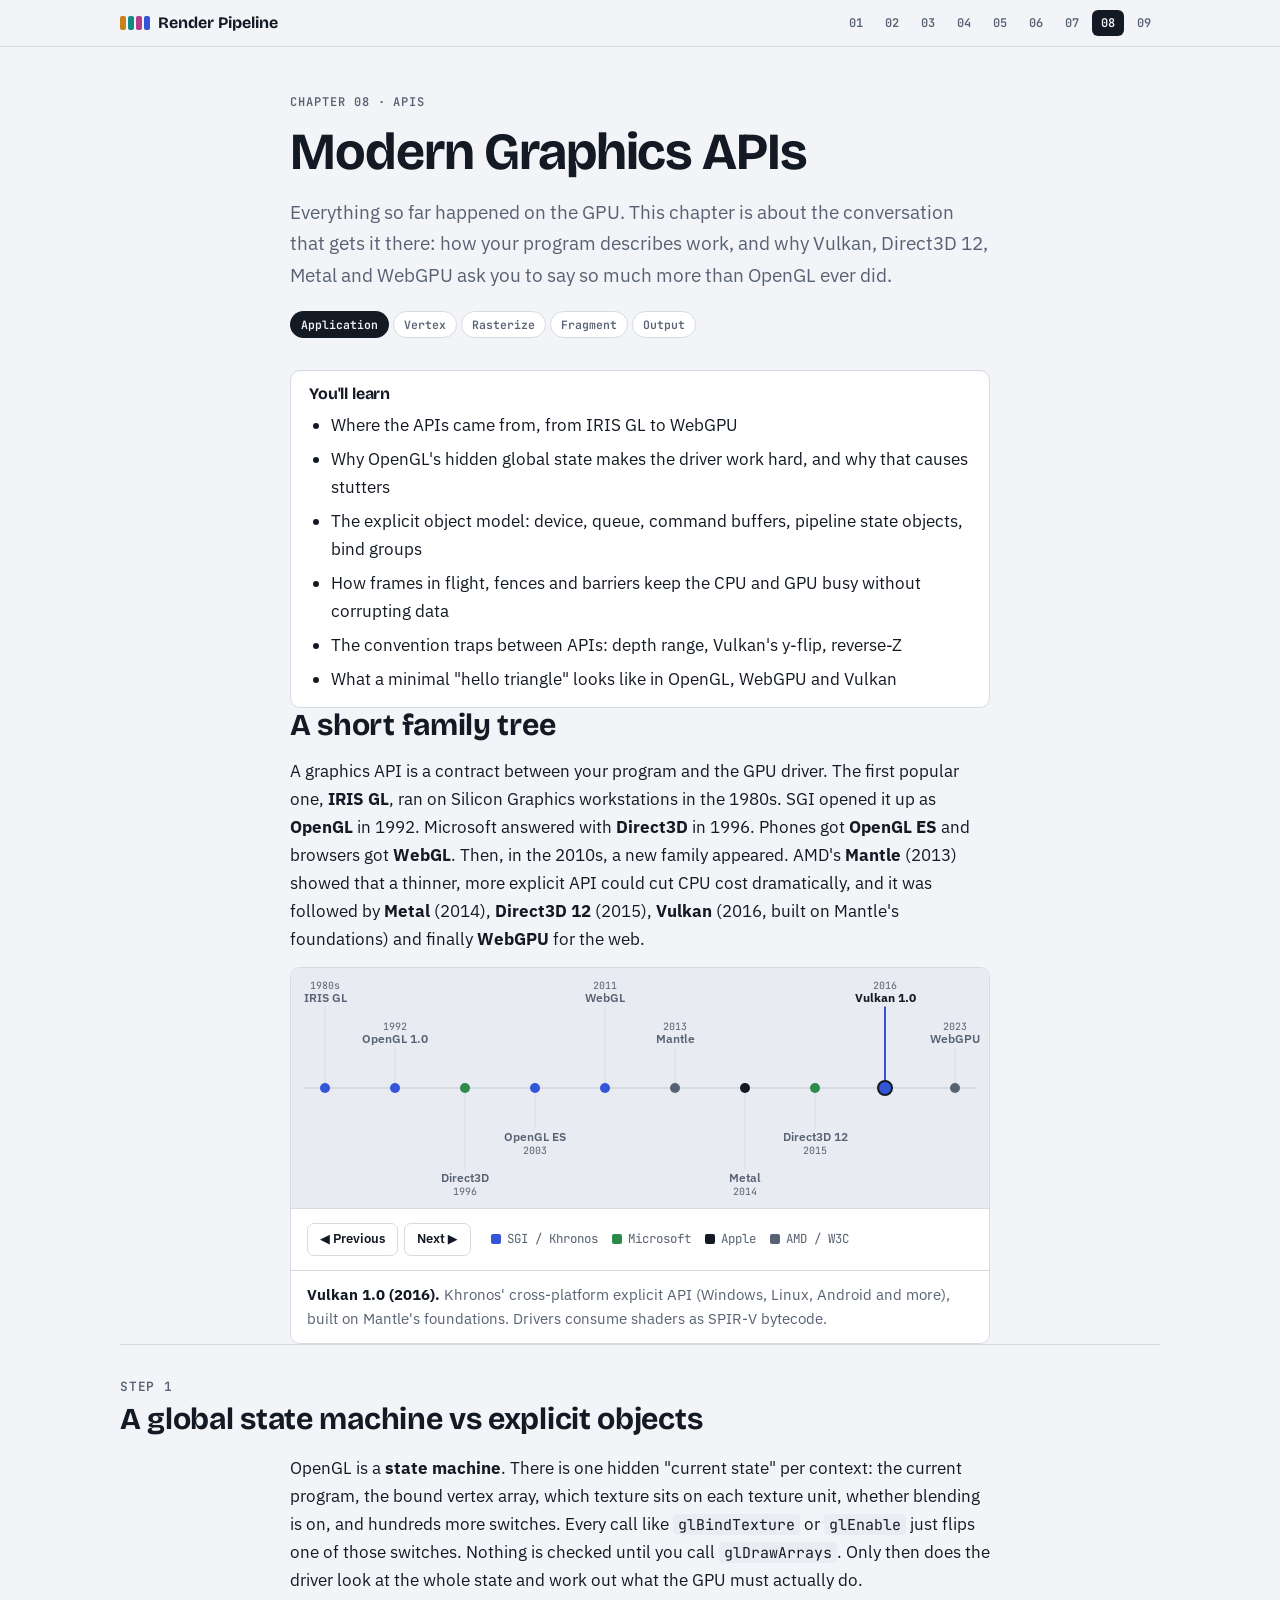
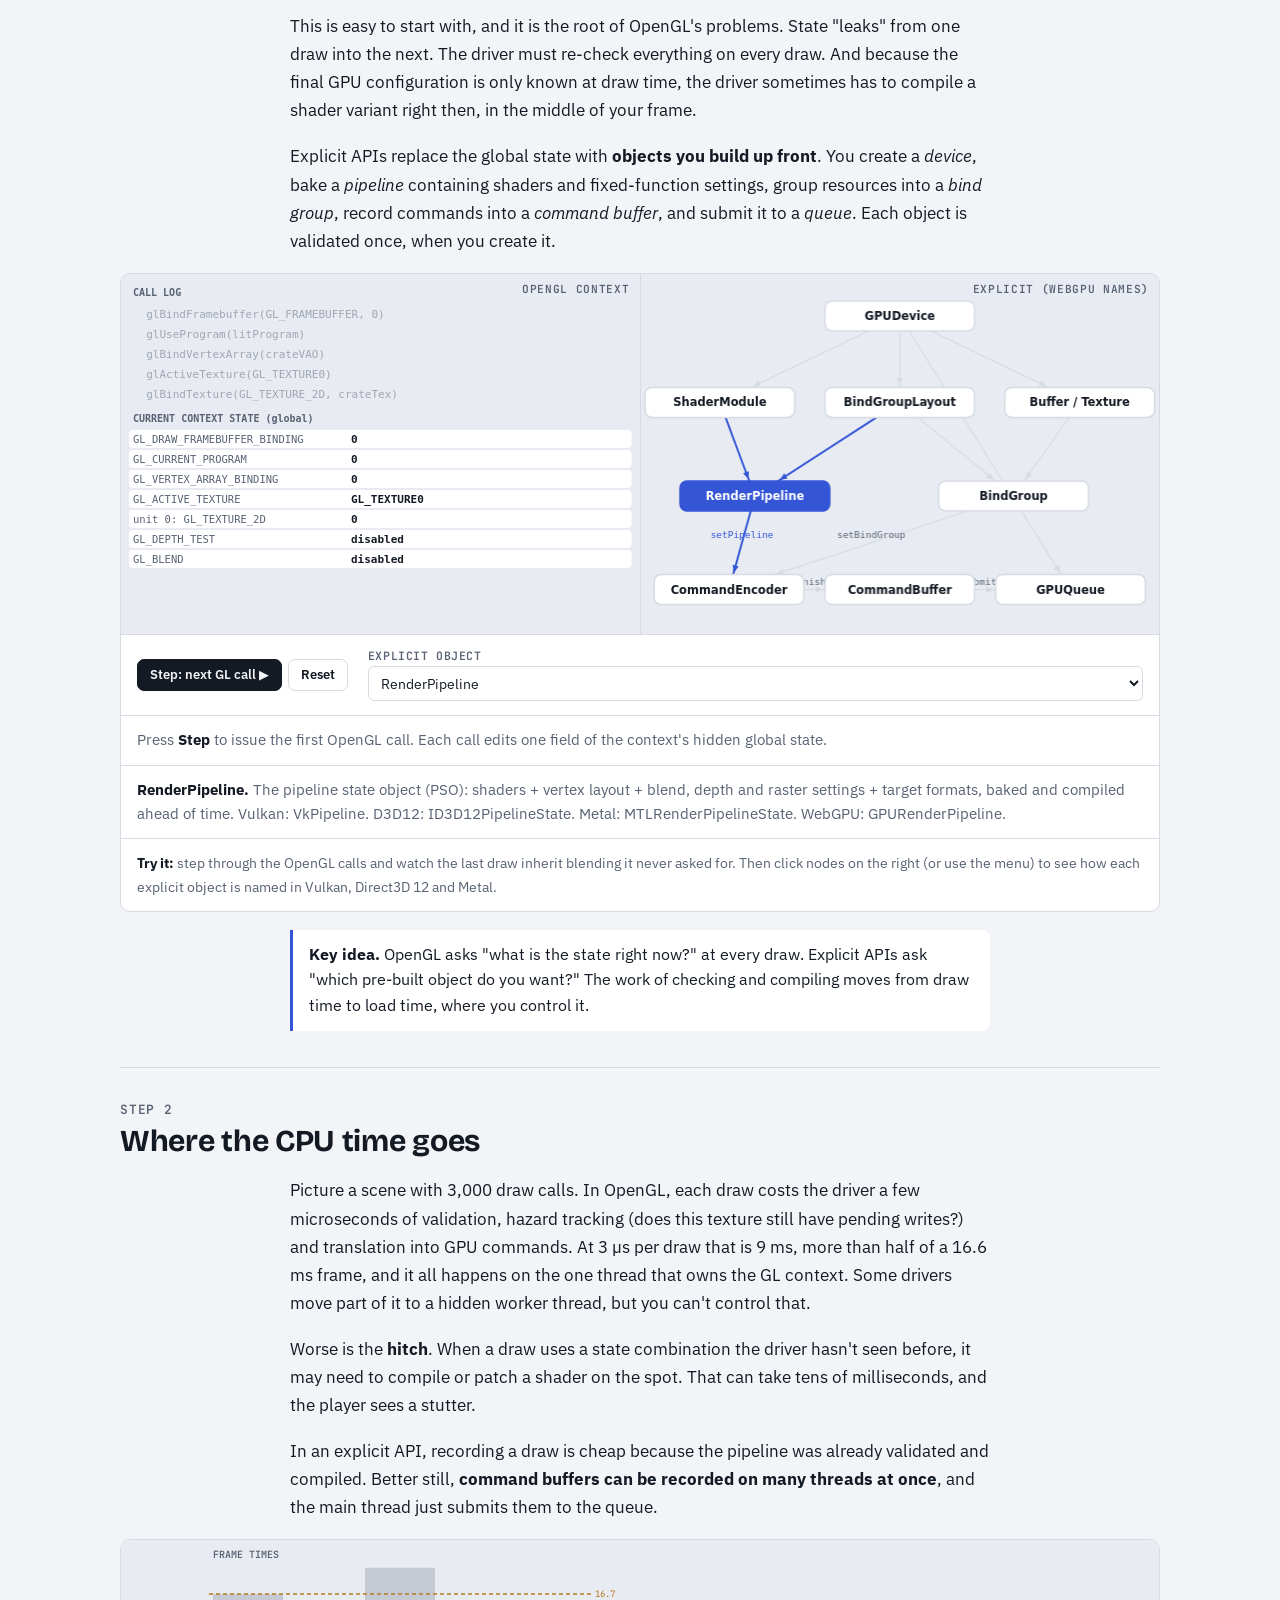
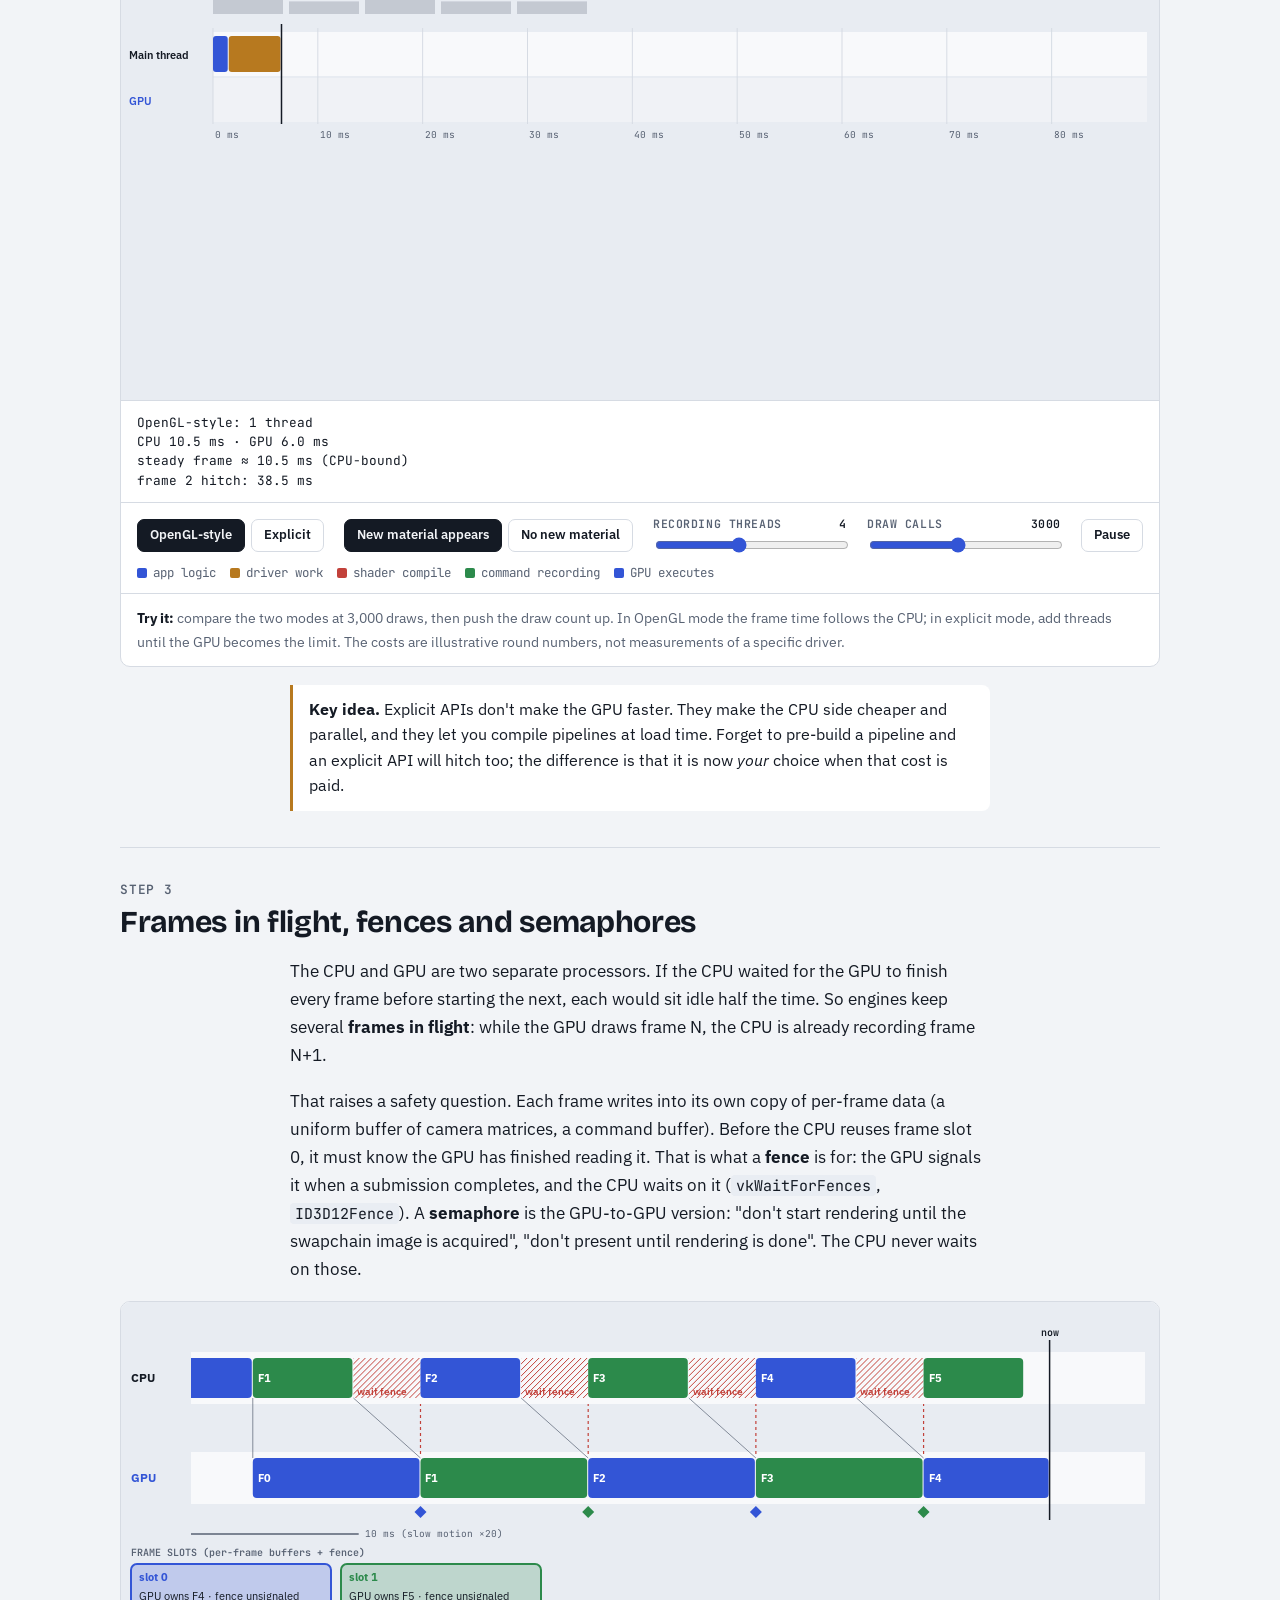
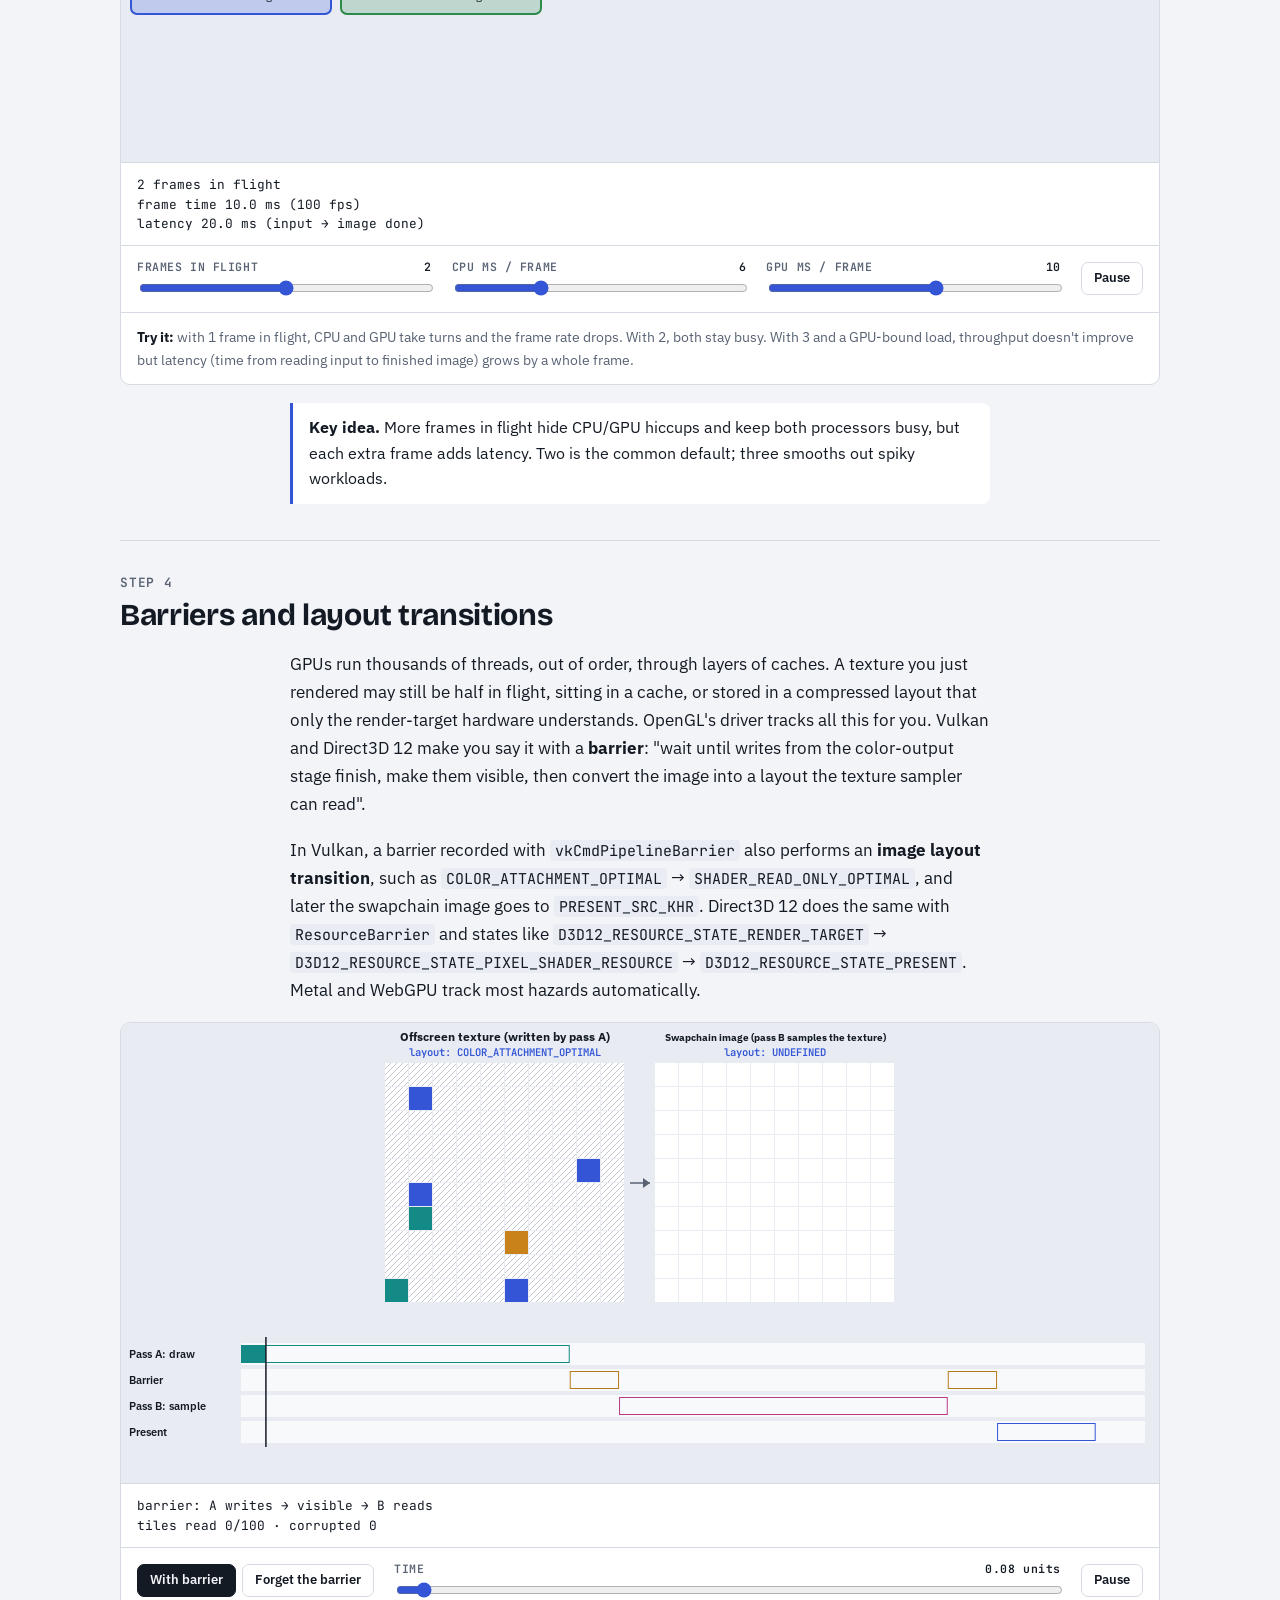
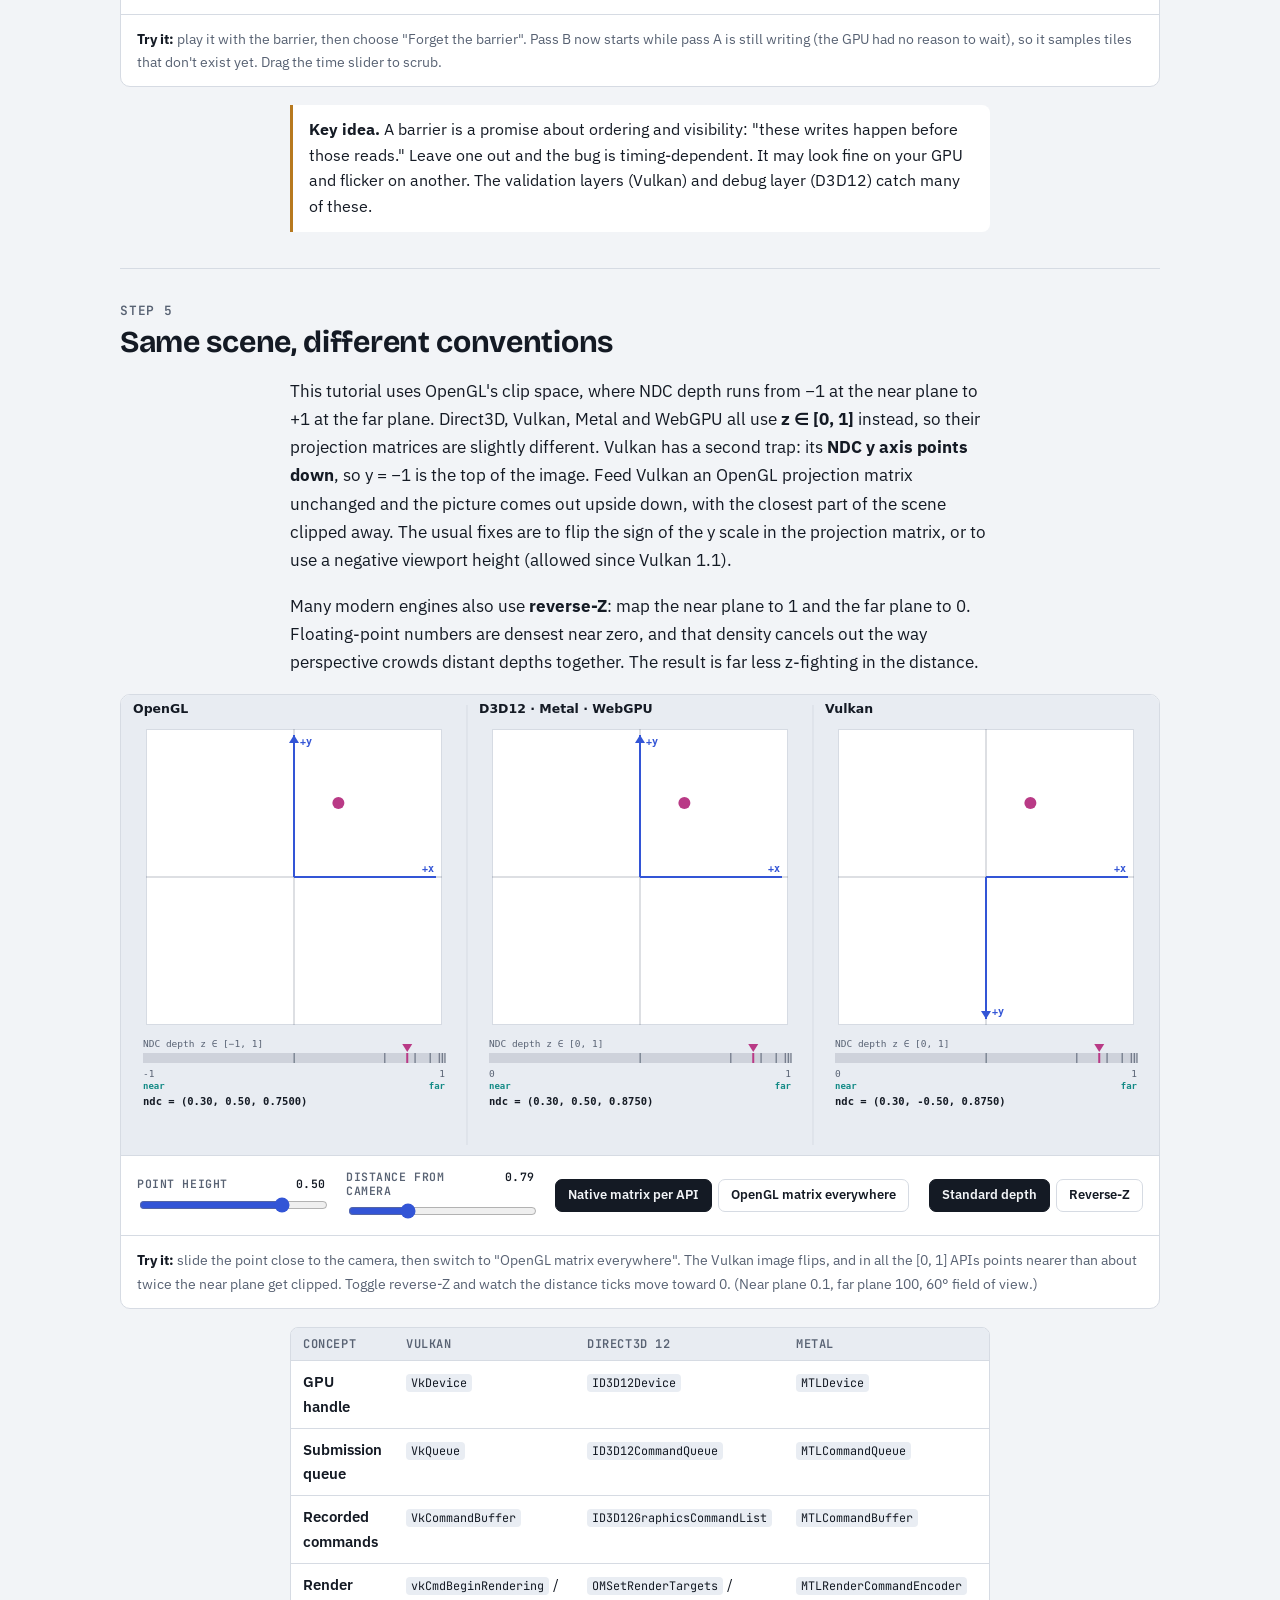
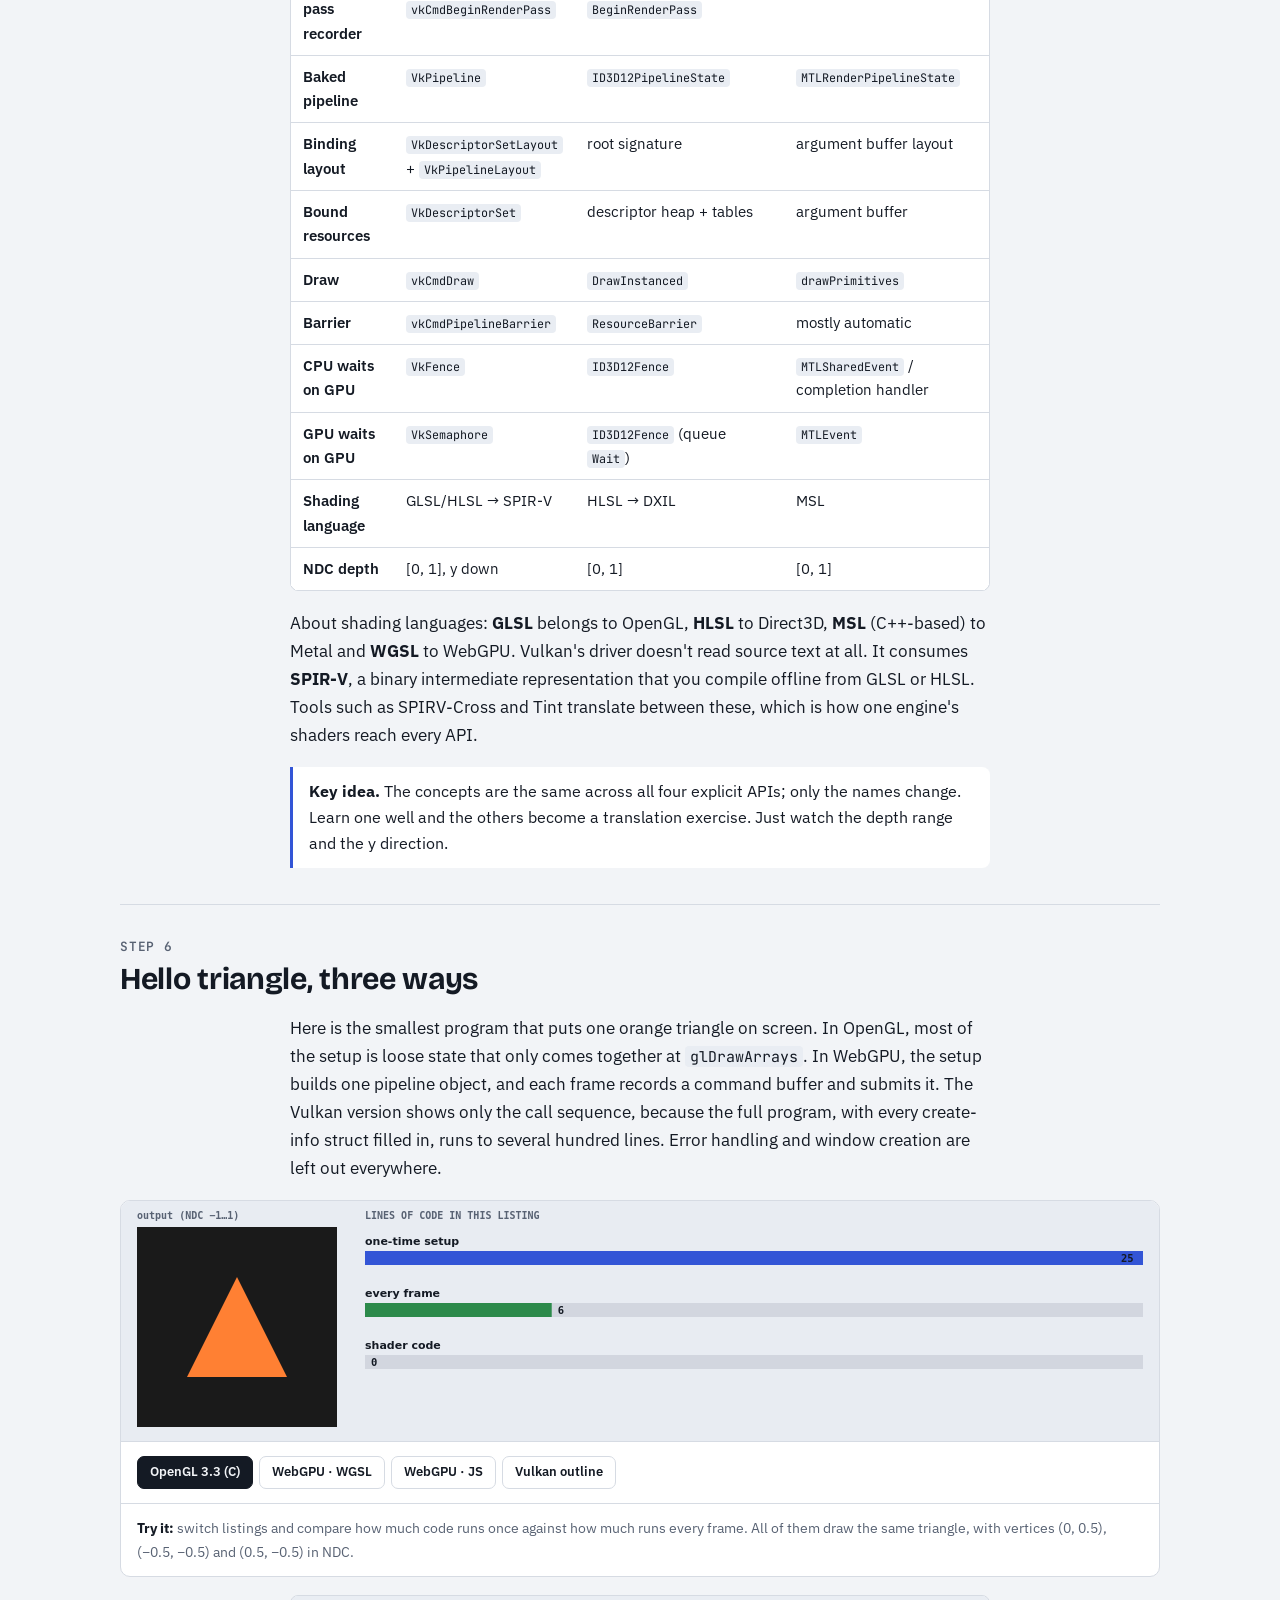
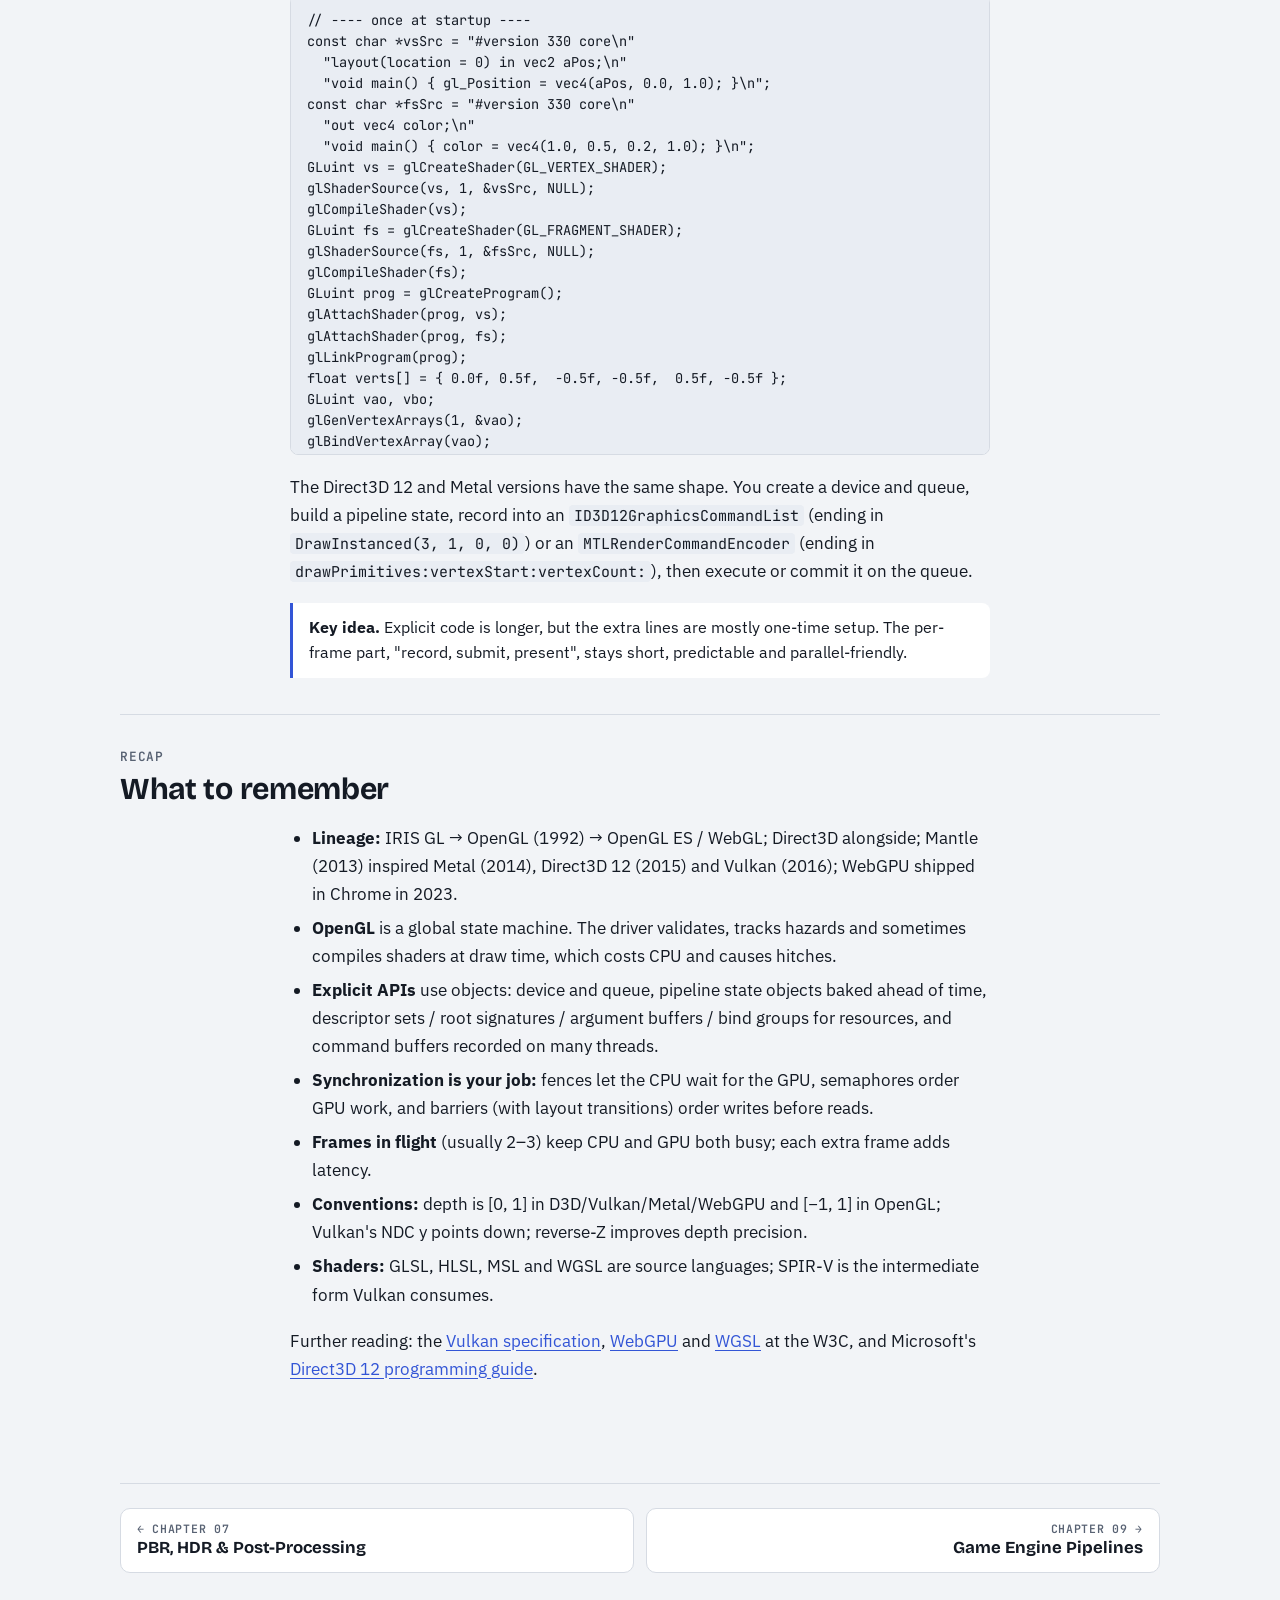
<file: topics/08-apis.html>
<!doctype html>
<html lang="en">
<head>
<meta charset="utf-8">
<meta name="viewport" content="width=device-width, initial-scale=1, viewport-fit=cover">
<title>Modern Graphics APIs · Render Pipeline</title>
<link rel="stylesheet" href="../assets/style.css?v=2">
<style>
  .note { font-size: 0.92rem; color: var(--muted); min-height: 3.2em; }
  .note b { color: var(--ink); }
  .viz .note { padding: 12px 16px; border-top: 1px solid var(--line); }
  .control select { width: 100%; }
  .note.stat { white-space: pre-line; font: 400 0.8rem/1.5 var(--font-mono); color: var(--ink); min-height: 0; }
  .note.stat.bad { color: var(--bad); }
  .code-tabs { display: grid; gap: 10px; }
  .code-tabs pre { max-height: 460px; }
  #conv { height: 460px; }
  @media (max-width: 720px) { #conv { height: 560px; } }
  .step p code, .callout code { overflow-wrap: anywhere; }
  .tbl-api td:first-child { font-weight: 600; }
  .tbl-api code { font-size: 0.8em; white-space: nowrap; }
  .lin-wrap { display: grid; gap: 14px; }
</style>
</head>
<body data-topic="08">
<header class="topbar"><div class="topbar-inner"></div></header>
<main class="lesson">
  <section class="hero">
    <p class="eyebrow">Chapter 08 · APIs</p>
    <h1>Modern Graphics APIs</h1>
    <p class="lede">Everything so far happened on the GPU. This chapter is about the conversation that gets it there: how your program describes work, and why Vulkan, Direct3D 12, Metal and WebGPU ask you to say so much more than OpenGL ever did.</p>
    <div class="stage-band"><span class="on app">Application</span><span class="vtx">Vertex</span><span class="ras">Rasterize</span><span class="frag">Fragment</span><span class="out">Output</span></div>
  </section>

  <aside class="objectives"><h2>You'll learn</h2><ul>
    <li>Where the APIs came from, from IRIS GL to WebGPU</li>
    <li>Why OpenGL's hidden global state makes the driver work hard, and why that causes stutters</li>
    <li>The explicit object model: device, queue, command buffers, pipeline state objects, bind groups</li>
    <li>How frames in flight, fences and barriers keep the CPU and GPU busy without corrupting data</li>
    <li>The convention traps between APIs: depth range, Vulkan's y-flip, reverse-Z</li>
    <li>What a minimal "hello triangle" looks like in OpenGL, WebGPU and Vulkan</li>
  </ul></aside>

  <section class="lin-wrap" aria-labelledby="lin-h">
    <h2 id="lin-h">A short family tree</h2>
    <p>A graphics API is a contract between your program and the GPU driver. The first popular one, <b>IRIS GL</b>, ran on Silicon Graphics workstations in the 1980s. SGI opened it up as <b>OpenGL</b> in 1992. Microsoft answered with <b>Direct3D</b> in 1996. Phones got <b>OpenGL ES</b> and browsers got <b>WebGL</b>. Then, in the 2010s, a new family appeared. AMD's <b>Mantle</b> (2013) showed that a thinner, more explicit API could cut CPU cost dramatically, and it was followed by <b>Metal</b> (2014), <b>Direct3D 12</b> (2015), <b>Vulkan</b> (2016, built on Mantle's foundations) and finally <b>WebGPU</b> for the web.</p>
    <figure class="viz">
      <div class="viz-stage"><canvas id="lin" class="short" aria-label="Timeline of graphics APIs from IRIS GL in the 1980s to WebGPU in 2023. Click a dot to read about that API."></canvas></div>
      <div class="controls">
        <div class="btn-row"><button class="btn" id="lin-prev" type="button">◀ Previous</button><button class="btn" id="lin-next" type="button">Next ▶</button></div>
        <div class="legend"><span><i style="background:var(--accent)"></i>SGI / Khronos</span><span><i style="background:var(--good)"></i>Microsoft</span><span><i style="background:var(--ink)"></i>Apple</span><span><i style="background:var(--muted)"></i>AMD / W3C</span></div>
      </div>
      <p class="note" id="lin-note" aria-live="polite"></p>
    </figure>
  </section>

  <section class="step" id="objects">
    <h2><span class="step-no">STEP 1</span>A global state machine vs explicit objects</h2>
    <p>OpenGL is a <b>state machine</b>. There is one hidden "current state" per context: the current program, the bound vertex array, which texture sits on each texture unit, whether blending is on, and hundreds more switches. Every call like <code>glBindTexture</code> or <code>glEnable</code> just flips one of those switches. Nothing is checked until you call <code>glDrawArrays</code>. Only then does the driver look at the whole state and work out what the GPU must actually do.</p>
    <p>This is easy to start with, and it is the root of OpenGL's problems. State "leaks" from one draw into the next. The driver must re-check everything on every draw. And because the final GPU configuration is only known at draw time, the driver sometimes has to compile a shader variant right then, in the middle of your frame.</p>
    <p>Explicit APIs replace the global state with <b>objects you build up front</b>. You create a <i>device</i>, bake a <i>pipeline</i> containing shaders and fixed-function settings, group resources into a <i>bind group</i>, record commands into a <i>command buffer</i>, and submit it to a <i>queue</i>. Each object is validated once, when you create it.</p>
    <figure class="viz">
      <div class="viz-split">
        <div class="viz-stage"><canvas id="glstate" aria-label="OpenGL call log above a table of the context's current state. Stepping highlights which state field each call changes; a draw call reads all fields."></canvas><span class="pane-label">OpenGL context</span></div>
        <div class="viz-stage"><canvas id="objgraph" aria-label="Object graph of an explicit API, WebGPU naming: device, queue, shader module, bind group layout, buffers and textures, render pipeline, bind group, command encoder and command buffer. Click a node to read about it."></canvas><span class="pane-label">Explicit (WebGPU names)</span></div>
      </div>
      <div class="controls">
        <div class="btn-row"><button class="btn primary" id="gl-step" type="button">Step: next GL call ▶</button><button class="btn" id="gl-reset" type="button">Reset</button></div>
        <div class="control"><label for="obj-sel">Explicit object</label><select id="obj-sel"></select></div>
      </div>
      <p class="note" id="gl-note" aria-live="polite"></p>
      <p class="note" id="obj-note" aria-live="polite"></p>
      <figcaption><b>Try it:</b> step through the OpenGL calls and watch the last draw inherit blending it never asked for. Then click nodes on the right (or use the menu) to see how each explicit object is named in Vulkan, Direct3D 12 and Metal.</figcaption>
    </figure>
    <div class="callout"><strong>Key idea.</strong> OpenGL asks "what is the state right now?" at every draw. Explicit APIs ask "which pre-built object do you want?" The work of checking and compiling moves from draw time to load time, where you control it.</div>
  </section>

  <section class="step" id="timeline">
    <h2><span class="step-no">STEP 2</span>Where the CPU time goes</h2>
    <p>Picture a scene with 3,000 draw calls. In OpenGL, each draw costs the driver a few microseconds of validation, hazard tracking (does this texture still have pending writes?) and translation into GPU commands. At 3 µs per draw that is 9 ms, more than half of a 16.6 ms frame, and it all happens on the one thread that owns the GL context. Some drivers move part of it to a hidden worker thread, but you can't control that.</p>
    <p>Worse is the <b>hitch</b>. When a draw uses a state combination the driver hasn't seen before, it may need to compile or patch a shader on the spot. That can take tens of milliseconds, and the player sees a stutter.</p>
    <p>In an explicit API, recording a draw is cheap because the pipeline was already validated and compiled. Better still, <b>command buffers can be recorded on many threads at once</b>, and the main thread just submits them to the queue.</p>
    <figure class="viz">
      <div class="viz-stage"><canvas id="tl" class="tall" aria-label="Swim-lane timeline of five frames: CPU thread lanes on top, the GPU lane at the bottom. In OpenGL mode one thread does app work plus driver overhead, with an optional shader-compile hitch. In explicit mode several worker threads record commands in parallel."></canvas></div>
      <p class="note stat" id="tl-hud"></p>
      <div class="controls">
        <div class="btn-row" id="tl-mode"><button class="btn" data-value="gl" aria-pressed="true">OpenGL-style</button><button class="btn" data-value="ex">Explicit</button></div>
        <div class="btn-row" id="tl-hitch"><button class="btn" data-value="on" aria-pressed="true">New material appears</button><button class="btn" data-value="off">No new material</button></div>
        <div class="control"><label for="tl-threads">Recording threads <output for="tl-threads"></output></label><input type="range" id="tl-threads" min="1" max="8" value="4"></div>
        <div class="control"><label for="tl-draws">Draw calls <output for="tl-draws"></output></label><input type="range" id="tl-draws" min="500" max="6000" step="500" value="3000"></div>
        <button class="btn" id="tl-play" type="button">Pause</button>
        <div class="legend"><span><i style="background:var(--accent)"></i>app logic</span><span><i style="background:var(--warn)"></i>driver work</span><span><i style="background:var(--bad)"></i>shader compile</span><span><i style="background:var(--good)"></i>command recording</span><span><i style="background:var(--out)"></i>GPU executes</span></div>
      </div>
      <figcaption><b>Try it:</b> compare the two modes at 3,000 draws, then push the draw count up. In OpenGL mode the frame time follows the CPU; in explicit mode, add threads until the GPU becomes the limit. The costs are illustrative round numbers, not measurements of a specific driver.</figcaption>
    </figure>
    <div class="callout warn"><strong>Key idea.</strong> Explicit APIs don't make the GPU faster. They make the CPU side cheaper and parallel, and they let you compile pipelines at load time. Forget to pre-build a pipeline and an explicit API will hitch too; the difference is that it is now <i>your</i> choice when that cost is paid.</div>
  </section>

  <section class="step" id="inflight">
    <h2><span class="step-no">STEP 3</span>Frames in flight, fences and semaphores</h2>
    <p>The CPU and GPU are two separate processors. If the CPU waited for the GPU to finish every frame before starting the next, each would sit idle half the time. So engines keep several <b>frames in flight</b>: while the GPU draws frame N, the CPU is already recording frame N+1.</p>
    <p>That raises a safety question. Each frame writes into its own copy of per-frame data (a uniform buffer of camera matrices, a command buffer). Before the CPU reuses frame slot 0, it must know the GPU has finished reading it. That is what a <b>fence</b> is for: the GPU signals it when a submission completes, and the CPU waits on it (<code>vkWaitForFences</code>, <code>ID3D12Fence</code>). A <b>semaphore</b> is the GPU-to-GPU version: "don't start rendering until the swapchain image is acquired", "don't present until rendering is done". The CPU never waits on those.</p>
    <figure class="viz">
      <div class="viz-stage"><canvas id="fif" class="tall" aria-label="Scrolling timeline in slow motion. Top lane shows the CPU recording frames, bottom lane the GPU executing them, colored by frame slot. Hatched segments are CPU waits on a fence; diamonds mark fence signals. A row of slot boxes shows which slots are busy."></canvas></div>
      <p class="note stat" id="fif-hud"></p>
      <div class="controls">
        <div class="control"><label for="fif-n">Frames in flight <output for="fif-n"></output></label><input type="range" id="fif-n" min="1" max="3" value="2"></div>
        <div class="control"><label for="fif-cpu">CPU ms / frame <output for="fif-cpu"></output></label><input type="range" id="fif-cpu" min="2" max="16" value="6"></div>
        <div class="control"><label for="fif-gpu">GPU ms / frame <output for="fif-gpu"></output></label><input type="range" id="fif-gpu" min="2" max="16" value="10"></div>
        <button class="btn" id="fif-play" type="button">Pause</button>
      </div>
      <figcaption><b>Try it:</b> with 1 frame in flight, CPU and GPU take turns and the frame rate drops. With 2, both stay busy. With 3 and a GPU-bound load, throughput doesn't improve but latency (time from reading input to finished image) grows by a whole frame.</figcaption>
    </figure>
    <div class="callout"><strong>Key idea.</strong> More frames in flight hide CPU/GPU hiccups and keep both processors busy, but each extra frame adds latency. Two is the common default; three smooths out spiky workloads.</div>
  </section>

  <section class="step" id="barriers">
    <h2><span class="step-no">STEP 4</span>Barriers and layout transitions</h2>
    <p>GPUs run thousands of threads, out of order, through layers of caches. A texture you just rendered may still be half in flight, sitting in a cache, or stored in a compressed layout that only the render-target hardware understands. OpenGL's driver tracks all this for you. Vulkan and Direct3D 12 make you say it with a <b>barrier</b>: "wait until writes from the color-output stage finish, make them visible, then convert the image into a layout the texture sampler can read".</p>
    <p>In Vulkan, a barrier recorded with <code>vkCmdPipelineBarrier</code> also performs an <b>image layout transition</b>, such as <code>COLOR_ATTACHMENT_OPTIMAL</code> → <code>SHADER_READ_ONLY_OPTIMAL</code>, and later the swapchain image goes to <code>PRESENT_SRC_KHR</code>. Direct3D 12 does the same with <code>ResourceBarrier</code> and states like <code>D3D12_RESOURCE_STATE_RENDER_TARGET</code> → <code>D3D12_RESOURCE_STATE_PIXEL_SHADER_RESOURCE</code> → <code>D3D12_RESOURCE_STATE_PRESENT</code>. Metal and WebGPU track most hazards automatically.</p>
    <figure class="viz">
      <div class="viz-stage"><canvas id="bar" class="tall" aria-label="Left grid: an offscreen texture filled tile by tile in scattered order by pass A. Right grid: the swapchain image produced by pass B sampling that texture row by row. Below, a timeline of passes, barriers and the current layout of each image. Without the barrier, pass B reads unwritten tiles, shown as red stale tiles."></canvas></div>
      <p class="note stat" id="bar-hud"></p>
      <div class="controls">
        <div class="btn-row" id="bar-mode"><button class="btn" data-value="on" aria-pressed="true">With barrier</button><button class="btn" data-value="off">Forget the barrier</button></div>
        <div class="control"><label for="bar-t">Time <output for="bar-t"></output></label><input type="range" id="bar-t" min="0" max="100" value="0"></div>
        <button class="btn" id="bar-play" type="button">Pause</button>
      </div>
      <figcaption><b>Try it:</b> play it with the barrier, then choose "Forget the barrier". Pass B now starts while pass A is still writing (the GPU had no reason to wait), so it samples tiles that don't exist yet. Drag the time slider to scrub.</figcaption>
    </figure>
    <div class="callout warn"><strong>Key idea.</strong> A barrier is a promise about ordering and visibility: "these writes happen before those reads." Leave one out and the bug is timing-dependent. It may look fine on your GPU and flicker on another. The validation layers (Vulkan) and debug layer (D3D12) catch many of these.</div>
  </section>

  <section class="step" id="conventions">
    <h2><span class="step-no">STEP 5</span>Same scene, different conventions</h2>
    <p>This tutorial uses OpenGL's clip space, where NDC depth runs from −1 at the near plane to +1 at the far plane. Direct3D, Vulkan, Metal and WebGPU all use <b>z ∈ [0, 1]</b> instead, so their projection matrices are slightly different. Vulkan has a second trap: its <b>NDC y axis points down</b>, so y = −1 is the top of the image. Feed Vulkan an OpenGL projection matrix unchanged and the picture comes out upside down, with the closest part of the scene clipped away. The usual fixes are to flip the sign of the y scale in the projection matrix, or to use a negative viewport height (allowed since Vulkan 1.1).</p>
    <p>Many modern engines also use <b>reverse-Z</b>: map the near plane to 1 and the far plane to 0. Floating-point numbers are densest near zero, and that density cancels out the way perspective crowds distant depths together. The result is far less z-fighting in the distance.</p>
    <figure class="viz">
      <div class="viz-stage"><canvas id="conv" aria-label="Three panels: OpenGL, Direct3D 12/Metal/WebGPU, and Vulkan. Each shows a point in the framebuffer with that API's +y axis direction, and a depth bar showing the point's NDC depth in that API's range, with tick marks for distances 0.2 to 100."></canvas></div>
      <div class="controls">
        <div class="control"><label for="cv-y">Point height <output for="cv-y"></output></label><input type="range" id="cv-y" min="-0.9" max="0.9" step="0.05" value="0.5"></div>
        <div class="control"><label for="cv-d">Distance from camera <output for="cv-d"></output></label><input type="range" id="cv-d" min="0" max="1" step="0.005" value="0.3"></div>
        <div class="btn-row" id="cv-mat"><button class="btn" data-value="native" aria-pressed="true">Native matrix per API</button><button class="btn" data-value="gl">OpenGL matrix everywhere</button></div>
        <div class="btn-row" id="cv-rz"><button class="btn" data-value="std" aria-pressed="true">Standard depth</button><button class="btn" data-value="rev">Reverse-Z</button></div>
      </div>
      <figcaption><b>Try it:</b> slide the point close to the camera, then switch to "OpenGL matrix everywhere". The Vulkan image flips, and in all the [0, 1] APIs points nearer than about twice the near plane get clipped. Toggle reverse-Z and watch the distance ticks move toward 0. (Near plane 0.1, far plane 100, 60° field of view.)</figcaption>
    </figure>
    <div class="table-wrap">
      <table class="tbl-api">
        <thead><tr><th>Concept</th><th>Vulkan</th><th>Direct3D 12</th><th>Metal</th><th>WebGPU</th><th>OpenGL</th></tr></thead>
        <tbody>
          <tr><td>GPU handle</td><td><code>VkDevice</code></td><td><code>ID3D12Device</code></td><td><code>MTLDevice</code></td><td><code>GPUDevice</code></td><td>the context</td></tr>
          <tr><td>Submission queue</td><td><code>VkQueue</code></td><td><code>ID3D12CommandQueue</code></td><td><code>MTLCommandQueue</code></td><td><code>GPUQueue</code></td><td>implicit</td></tr>
          <tr><td>Recorded commands</td><td><code>VkCommandBuffer</code></td><td><code>ID3D12GraphicsCommandList</code></td><td><code>MTLCommandBuffer</code></td><td><code>GPUCommandBuffer</code></td><td>implicit</td></tr>
          <tr><td>Render pass recorder</td><td><code>vkCmdBeginRendering</code> / <code>vkCmdBeginRenderPass</code></td><td><code>OMSetRenderTargets</code> / <code>BeginRenderPass</code></td><td><code>MTLRenderCommandEncoder</code></td><td><code>GPURenderPassEncoder</code></td><td><code>glBindFramebuffer</code></td></tr>
          <tr><td>Baked pipeline</td><td><code>VkPipeline</code></td><td><code>ID3D12PipelineState</code></td><td><code>MTLRenderPipelineState</code></td><td><code>GPURenderPipeline</code></td><td>program + loose state</td></tr>
          <tr><td>Binding layout</td><td><code>VkDescriptorSetLayout</code> + <code>VkPipelineLayout</code></td><td>root signature</td><td>argument buffer layout</td><td><code>GPUBindGroupLayout</code></td><td>binding indices</td></tr>
          <tr><td>Bound resources</td><td><code>VkDescriptorSet</code></td><td>descriptor heap + tables</td><td>argument buffer</td><td><code>GPUBindGroup</code></td><td><code>glBindTexture</code> etc.</td></tr>
          <tr><td>Draw</td><td><code>vkCmdDraw</code></td><td><code>DrawInstanced</code></td><td><code>drawPrimitives</code></td><td><code>draw()</code></td><td><code>glDrawArrays</code></td></tr>
          <tr><td>Barrier</td><td><code>vkCmdPipelineBarrier</code></td><td><code>ResourceBarrier</code></td><td>mostly automatic</td><td>automatic</td><td>automatic</td></tr>
          <tr><td>CPU waits on GPU</td><td><code>VkFence</code></td><td><code>ID3D12Fence</code></td><td><code>MTLSharedEvent</code> / completion handler</td><td><code>onSubmittedWorkDone()</code></td><td><code>glFenceSync</code></td></tr>
          <tr><td>GPU waits on GPU</td><td><code>VkSemaphore</code></td><td><code>ID3D12Fence</code> (queue <code>Wait</code>)</td><td><code>MTLEvent</code></td><td>implicit</td><td>implicit</td></tr>
          <tr><td>Shading language</td><td>GLSL/HLSL → SPIR-V</td><td>HLSL → DXIL</td><td>MSL</td><td>WGSL</td><td>GLSL</td></tr>
          <tr><td>NDC depth</td><td>[0, 1], y down</td><td>[0, 1]</td><td>[0, 1]</td><td>[0, 1]</td><td>[−1, 1]</td></tr>
        </tbody>
      </table>
    </div>
    <p>About shading languages: <b>GLSL</b> belongs to OpenGL, <b>HLSL</b> to Direct3D, <b>MSL</b> (C++-based) to Metal and <b>WGSL</b> to WebGPU. Vulkan's driver doesn't read source text at all. It consumes <b>SPIR-V</b>, a binary intermediate representation that you compile offline from GLSL or HLSL. Tools such as SPIRV-Cross and Tint translate between these, which is how one engine's shaders reach every API.</p>
    <div class="callout"><strong>Key idea.</strong> The concepts are the same across all four explicit APIs; only the names change. Learn one well and the others become a translation exercise. Just watch the depth range and the y direction.</div>
  </section>

  <section class="step" id="code">
    <h2><span class="step-no">STEP 6</span>Hello triangle, three ways</h2>
    <p>Here is the smallest program that puts one orange triangle on screen. In OpenGL, most of the setup is loose state that only comes together at <code>glDrawArrays</code>. In WebGPU, the setup builds one pipeline object, and each frame records a command buffer and submits it. The Vulkan version shows only the call sequence, because the full program, with every create-info struct filled in, runs to several hundred lines. Error handling and window creation are left out everywhere.</p>
    <figure class="viz">
      <div class="viz-stage"><canvas id="codeviz" class="short" aria-label="Left: the rendered triangle in normalized device coordinates. Right: bars counting lines of one-time setup, per-frame work and shader code in the selected listing."></canvas></div>
      <div class="controls">
        <div class="btn-row" id="code-tabs"><button class="btn" data-value="gl" aria-pressed="true">OpenGL 3.3 (C)</button><button class="btn" data-value="wgsl">WebGPU · WGSL</button><button class="btn" data-value="js">WebGPU · JS</button><button class="btn" data-value="vk">Vulkan outline</button></div>
      </div>
      <figcaption><b>Try it:</b> switch listings and compare how much code runs once against how much runs every frame. All of them draw the same triangle, with vertices (0, 0.5), (−0.5, −0.5) and (0.5, −0.5) in NDC.</figcaption>
    </figure>
    <div class="code-tabs">
<pre id="code-gl"><code>// ---- once at startup ----
const char *vsSrc = "#version 330 core\n"
  "layout(location = 0) in vec2 aPos;\n"
  "void main() { gl_Position = vec4(aPos, 0.0, 1.0); }\n";
const char *fsSrc = "#version 330 core\n"
  "out vec4 color;\n"
  "void main() { color = vec4(1.0, 0.5, 0.2, 1.0); }\n";
GLuint vs = glCreateShader(GL_VERTEX_SHADER);
glShaderSource(vs, 1, &amp;vsSrc, NULL);
glCompileShader(vs);
GLuint fs = glCreateShader(GL_FRAGMENT_SHADER);
glShaderSource(fs, 1, &amp;fsSrc, NULL);
glCompileShader(fs);
GLuint prog = glCreateProgram();
glAttachShader(prog, vs);
glAttachShader(prog, fs);
glLinkProgram(prog);
float verts[] = { 0.0f, 0.5f,  -0.5f, -0.5f,  0.5f, -0.5f };
GLuint vao, vbo;
glGenVertexArrays(1, &amp;vao);
glBindVertexArray(vao);
glGenBuffers(1, &amp;vbo);
glBindBuffer(GL_ARRAY_BUFFER, vbo);
glBufferData(GL_ARRAY_BUFFER, sizeof verts, verts, GL_STATIC_DRAW);
glVertexAttribPointer(0, 2, GL_FLOAT, GL_FALSE, 2 * sizeof(float), (void *)0);
glEnableVertexAttribArray(0);

// ---- every frame ----
glClearColor(0.1f, 0.1f, 0.1f, 1.0f);
glClear(GL_COLOR_BUFFER_BIT);
glUseProgram(prog);              // sets global state...
glBindVertexArray(vao);          // ...more global state...
glDrawArrays(GL_TRIANGLES, 0, 3); // ...validated here, at draw time
glfwSwapBuffers(window);         // platform call (GLFW here)</code></pre>
<pre id="code-wgsl" hidden><code>// Shader module source (WGSL), shared by both entry points
@vertex
fn vs_main(@builtin(vertex_index) i : u32) -&gt; @builtin(position) vec4f {
  var pos = array&lt;vec2f, 3&gt;(
    vec2f( 0.0,  0.5),
    vec2f(-0.5, -0.5),
    vec2f( 0.5, -0.5));
  return vec4f(pos[i], 0.0, 1.0);
}

@fragment
fn fs_main() -&gt; @location(0) vec4f {
  return vec4f(1.0, 0.5, 0.2, 1.0);
}</code></pre>
<pre id="code-js" hidden><code>// ---- once at startup ----
const adapter = await navigator.gpu.requestAdapter();
const device = await adapter.requestDevice();
const context = canvas.getContext("webgpu");
const format = navigator.gpu.getPreferredCanvasFormat();
context.configure({ device, format });
const module = device.createShaderModule({ code: wgslSource });
const pipeline = device.createRenderPipeline({   // the baked PSO
  layout: "auto",
  vertex: { module, entryPoint: "vs_main" },
  fragment: { module, entryPoint: "fs_main", targets: [{ format }] },
  primitive: { topology: "triangle-list" },
});

// ---- every frame ----
function frame() {
  const encoder = device.createCommandEncoder();
  const pass = encoder.beginRenderPass({
    colorAttachments: [{
      view: context.getCurrentTexture().createView(),
      clearValue: { r: 0.1, g: 0.1, b: 0.1, a: 1 },
      loadOp: "clear", storeOp: "store",
    }],
  });
  pass.setPipeline(pipeline);
  pass.draw(3);                                  // GPURenderPassEncoder.draw
  pass.end();
  device.queue.submit([encoder.finish()]);       // command buffer -&gt; queue
  requestAnimationFrame(frame);
}
requestAnimationFrame(frame);</code></pre>
<pre id="code-vk" hidden><code>// ---- once at startup ----
vkCreateInstance(&amp;instanceInfo, NULL, &amp;instance);
vkEnumeratePhysicalDevices(instance, &amp;gpuCount, gpus);  // pick a GPU
vkCreateDevice(gpu, &amp;deviceInfo, NULL, &amp;device);
vkGetDeviceQueue(device, graphicsFamily, 0, &amp;queue);
vkCreateSwapchainKHR(device, &amp;swapchainInfo, NULL, &amp;swapchain);
vkGetSwapchainImagesKHR(device, swapchain, &amp;imageCount, images);
vkCreateImageView(device, &amp;viewInfo, NULL, &amp;views[i]); // per image
vkCreateShaderModule(device, &amp;spirvInfo, NULL, &amp;shaderModule); // SPIR-V
vkCreatePipelineLayout(device, &amp;layoutInfo, NULL, &amp;pipelineLayout);
vkCreateGraphicsPipelines(device, VK_NULL_HANDLE, 1, &amp;psoInfo, NULL, &amp;pipeline);
vkCreateCommandPool(device, &amp;poolInfo, NULL, &amp;pool);
vkAllocateCommandBuffers(device, &amp;allocInfo, &amp;cmd);
vkCreateSemaphore(device, &amp;semInfo, NULL, &amp;imageReady);
vkCreateSemaphore(device, &amp;semInfo, NULL, &amp;renderDone);
vkCreateFence(device, &amp;fenceInfo, NULL, &amp;inFlight);  // one set per frame in flight

// ---- every frame ----
vkWaitForFences(device, 1, &amp;inFlight, VK_TRUE, UINT64_MAX);
vkResetFences(device, 1, &amp;inFlight);
vkAcquireNextImageKHR(device, swapchain, UINT64_MAX, imageReady, VK_NULL_HANDLE, &amp;img);
vkResetCommandBuffer(cmd, 0);
vkBeginCommandBuffer(cmd, &amp;beginInfo);
vkCmdPipelineBarrier(cmd, /* ... */);       // UNDEFINED -&gt; COLOR_ATTACHMENT_OPTIMAL
vkCmdBeginRendering(cmd, &amp;renderingInfo);   // Vulkan 1.3 dynamic rendering; clear here
vkCmdBindPipeline(cmd, VK_PIPELINE_BIND_POINT_GRAPHICS, pipeline);
vkCmdSetViewport(cmd, 0, 1, &amp;viewport);
vkCmdSetScissor(cmd, 0, 1, &amp;scissor);
vkCmdDraw(cmd, 3, 1, 0, 0);                 // 3 vertices, 1 instance
vkCmdEndRendering(cmd);
vkCmdPipelineBarrier(cmd, /* ... */);       // COLOR_ATTACHMENT_OPTIMAL -&gt; PRESENT_SRC_KHR
vkEndCommandBuffer(cmd);
vkQueueSubmit(queue, 1, &amp;submitInfo, inFlight);  // waits imageReady, signals renderDone
vkQueuePresentKHR(queue, &amp;presentInfo);          // waits renderDone</code></pre>
    </div>
    <p>The Direct3D 12 and Metal versions have the same shape. You create a device and queue, build a pipeline state, record into an <code>ID3D12GraphicsCommandList</code> (ending in <code>DrawInstanced(3, 1, 0, 0)</code>) or an <code>MTLRenderCommandEncoder</code> (ending in <code>drawPrimitives:vertexStart:vertexCount:</code>), then execute or commit it on the queue.</p>
    <div class="callout"><strong>Key idea.</strong> Explicit code is longer, but the extra lines are mostly one-time setup. The per-frame part, "record, submit, present", stays short, predictable and parallel-friendly.</div>
  </section>

  <section class="step" id="recap"><h2><span class="step-no">RECAP</span>What to remember</h2><ul>
    <li><b>Lineage:</b> IRIS GL → OpenGL (1992) → OpenGL ES / WebGL; Direct3D alongside; Mantle (2013) inspired Metal (2014), Direct3D 12 (2015) and Vulkan (2016); WebGPU shipped in Chrome in 2023.</li>
    <li><b>OpenGL</b> is a global state machine. The driver validates, tracks hazards and sometimes compiles shaders at draw time, which costs CPU and causes hitches.</li>
    <li><b>Explicit APIs</b> use objects: device and queue, pipeline state objects baked ahead of time, descriptor sets / root signatures / argument buffers / bind groups for resources, and command buffers recorded on many threads.</li>
    <li><b>Synchronization is your job:</b> fences let the CPU wait for the GPU, semaphores order GPU work, and barriers (with layout transitions) order writes before reads.</li>
    <li><b>Frames in flight</b> (usually 2–3) keep CPU and GPU both busy; each extra frame adds latency.</li>
    <li><b>Conventions:</b> depth is [0, 1] in D3D/Vulkan/Metal/WebGPU and [−1, 1] in OpenGL; Vulkan's NDC y points down; reverse-Z improves depth precision.</li>
    <li><b>Shaders:</b> GLSL, HLSL, MSL and WGSL are source languages; SPIR-V is the intermediate form Vulkan consumes.</li>
  </ul>
  <p>Further reading: the <a href="https://registry.khronos.org/vulkan/specs/latest/html/vkspec.html">Vulkan specification</a>, <a href="https://www.w3.org/TR/webgpu/">WebGPU</a> and <a href="https://www.w3.org/TR/WGSL/">WGSL</a> at the W3C, and Microsoft's <a href="https://learn.microsoft.com/en-us/windows/win32/direct3d12/directx-12-programming-guide">Direct3D 12 programming guide</a>.</p>
  </section>
</main>
<nav class="pager" aria-label="Chapter navigation"></nav>
<script src="../assets/common.js"></script>
<script>
(function () {
  "use strict";
  const MONO = "'JetBrains Mono', ui-monospace, Consolas, monospace";
  const SANS = "'IBM Plex Sans', system-ui, sans-serif";
  function font(ctx, px, weight, mono) { ctx.font = (weight || 400) + " " + px + "px " + (mono ? MONO : SANS); }
  function rr(ctx, x, y, w, h, r) {
    r = Math.max(0, Math.min(r, w / 2, h / 2));
    ctx.beginPath(); ctx.moveTo(x + r, y);
    ctx.arcTo(x + w, y, x + w, y + h, r); ctx.arcTo(x + w, y + h, x, y + h, r);
    ctx.arcTo(x, y + h, x, y, r); ctx.arcTo(x, y, x + w, y, r); ctx.closePath();
  }
  function line(ctx, x0, y0, x1, y1) { ctx.beginPath(); ctx.moveTo(x0, y0); ctx.lineTo(x1, y1); ctx.stroke(); }
  // shrink font until text fits; returns px used
  function fit(ctx, text, maxW, px, weight, mono, minPx) {
    let p = px; font(ctx, p, weight, mono);
    while (p > (minPx || 8) && ctx.measureText(text).width > maxW) { p -= 0.5; font(ctx, p, weight, mono); }
    return p;
  }
  function playButton(btn, anim) {
    const sync = () => { btn.textContent = anim.running ? "Pause" : "Play"; btn.setAttribute("aria-label", anim.running ? "Pause animation" : "Play animation"); };
    btn.addEventListener("click", () => { if (anim.running) anim.stop(); else anim.start(); sync(); });
    sync();
    return sync;
  }
  function hatch(ctx, x, y, w, h, color) {
    ctx.save(); ctx.beginPath(); ctx.rect(x, y, w, h); ctx.clip();
    ctx.strokeStyle = color; ctx.lineWidth = 1;
    for (let k = -h; k < w; k += 6) line(ctx, x + k, y + h, x + k + h, y);
    ctx.restore();
  }

  /* ================= Lineage timeline ================= */
  const LIN = [
    { yr: "1980s", name: "IRIS GL", fam: 0, note: "Silicon Graphics' proprietary API for its IRIS workstations. Its ideas (immediate-mode calls, a matrix stack, one global state) carried straight into OpenGL." },
    { yr: "1992", name: "OpenGL 1.0", fam: 0, note: "An open, cross-vendor standard derived from IRIS GL. Fixed-function at first; GLSL shaders arrived with OpenGL 2.0 (2004). Run by the ARB, then by the Khronos Group from 2006." },
    { yr: "1996", name: "Direct3D", fam: 1, note: "Microsoft's 3D API, first shipped with DirectX 2.0. It evolved through Direct3D 9, 10 (immutable state objects) and 11 (2009), still widely used today." },
    { yr: "2003", name: "OpenGL ES", fam: 0, note: "A slimmed-down OpenGL for phones and embedded devices. ES 2.0 (2007) dropped fixed function for shaders and powered the smartphone era." },
    { yr: "2011", name: "WebGL", fam: 0, note: "OpenGL ES 2.0 exposed to JavaScript through the HTML canvas. WebGL 2 (2017) corresponds to OpenGL ES 3.0." },
    { yr: "2013", name: "Mantle", fam: 3, note: "AMD's low-overhead API, designed with game developers. It proved the explicit model on PC, and AMD later contributed it to Khronos as a starting point for Vulkan." },
    { yr: "2014", name: "Metal", fam: 2, note: "Apple's explicit API, first on iOS 8 and then on macOS. Shaders are written in the Metal Shading Language (MSL), which is based on C++." },
    { yr: "2015", name: "Direct3D 12", fam: 1, note: "Shipped with Windows 10: command lists, pipeline state objects, root signatures, descriptor heaps and explicit resource barriers." },
    { yr: "2016", name: "Vulkan 1.0", fam: 0, note: "Khronos' cross-platform explicit API (Windows, Linux, Android and more), built on Mantle's foundations. Drivers consume shaders as SPIR-V bytecode." },
    { yr: "2023", name: "WebGPU", fam: 3, note: "A W3C web API that runs on top of Vulkan, Direct3D 12 or Metal, with its own shading language, WGSL. Shipped in Chrome 113 in 2023; Safari and Firefox followed in 2025." },
  ];
  let linSel = 8;
  const linNote = document.getElementById("lin-note");
  function linGeom(s) {
    const pad = 34, n = LIN.length;
    return LIN.map((it, i) => {
      const x = pad + i * (s.w - 2 * pad) / (n - 1);
      const lvl = i % 4, up = lvl < 2, len = (lvl % 2 === 0 ? 0.34 : 0.17) * s.h;
      return { x, up, ty: up ? s.h / 2 - len : s.h / 2 + len };
    });
  }
  const lin = RP.canvas("#lin", (s) => {
    const { ctx, w, h, c } = s;
    ctx.clearRect(0, 0, w, h);
    const fam = [c.accent, c.good, c.ink, c.muted];
    const y0 = h / 2, G = linGeom(s);
    ctx.strokeStyle = c.line; ctx.lineWidth = 2; line(ctx, 14, y0, w - 14, y0);
    ctx.textAlign = "center";
    LIN.forEach((it, i) => {
      const g = G[i], sel = i === linSel;
      ctx.strokeStyle = sel ? fam[it.fam] : c.line; ctx.lineWidth = sel ? 2 : 1;
      line(ctx, g.x, y0, g.x, g.ty);
      ctx.fillStyle = fam[it.fam];
      ctx.beginPath(); ctx.arc(g.x, y0, sel ? 7 : 5, 0, Math.PI * 2); ctx.fill();
      if (sel) { ctx.strokeStyle = c.ink; ctx.lineWidth = 2; ctx.stroke(); }
      const nameY = g.up ? g.ty - 4 : g.ty + 12, yrY = g.up ? g.ty - 17 : g.ty + 25;
      fit(ctx, it.name, 80, w < 500 ? 10 : 12, sel ? 700 : 600, false);
      ctx.fillStyle = sel ? c.ink : c.muted; ctx.fillText(it.name, g.x, nameY);
      font(ctx, 10, 400, true); ctx.fillStyle = c.muted; ctx.fillText(it.yr, g.x, yrY);
    });
    ctx.textAlign = "left";
  });
  function linUpdate() {
    const it = LIN[linSel];
    linNote.innerHTML = "<b>" + it.name + " (" + it.yr + ").</b> ";
    linNote.appendChild(document.createTextNode(it.note));
    lin.draw();
  }
  RP.drag(lin.el, {
    down(x) {
      const G = linGeom(lin); let best = 0, bd = 1e9;
      G.forEach((g, i) => { const d = Math.abs(g.x - x); if (d < bd) { bd = d; best = i; } });
      linSel = best; linUpdate(); return false;
    },
  });
  document.getElementById("lin-prev").addEventListener("click", () => { linSel = (linSel + LIN.length - 1) % LIN.length; linUpdate(); });
  document.getElementById("lin-next").addEventListener("click", () => { linSel = (linSel + 1) % LIN.length; linUpdate(); });
  linUpdate();

  /* ================= Step 1a: OpenGL state machine ================= */
  const FIELDS = [
    ["fbo", "GL_DRAW_FRAMEBUFFER_BINDING"], ["prog", "GL_CURRENT_PROGRAM"], ["vao", "GL_VERTEX_ARRAY_BINDING"],
    ["unit", "GL_ACTIVE_TEXTURE"], ["tex0", "unit 0: GL_TEXTURE_2D"], ["depth", "GL_DEPTH_TEST"], ["blend", "GL_BLEND"],
  ];
  const GL_INIT = { fbo: "0", prog: "0", vao: "0", unit: "GL_TEXTURE0", tex0: "0", depth: "disabled", blend: "disabled" };
  const GL_CALLS = [
    { call: "glBindFramebuffer(GL_FRAMEBUFFER, 0)", set: { fbo: "0 (window)" }, note: "Selects the default framebuffer (the window) as the render target. Nothing is drawn yet; one field of global state changed." },
    { call: "glUseProgram(litProgram)", set: { prog: "litProgram" }, note: "Makes litProgram the current shader program. Every later draw uses it until someone changes it." },
    { call: "glBindVertexArray(crateVAO)", set: { vao: "crateVAO" }, note: "Binds the vertex array object that describes where the crate's vertex data lives." },
    { call: "glActiveTexture(GL_TEXTURE0)", set: { unit: "GL_TEXTURE0" }, note: "Chooses which texture unit the next glBindTexture affects. A hidden selector for other hidden state: this is classic OpenGL." },
    { call: "glBindTexture(GL_TEXTURE_2D, crateTex)", set: { tex0: "crateTex" }, note: "Binds crateTex to the active unit (0)." },
    { call: "glEnable(GL_DEPTH_TEST)", set: { depth: "enabled" }, note: "Turns on the z-buffer test (chapter 02)." },
    { call: "glEnable(GL_BLEND)", set: { blend: "enabled" }, note: "Turns on alpha blending, because the crate has a semi-transparent decal." },
    { call: "glDrawArrays(GL_TRIANGLES, 0, 36)", draw: true, note: "<b>Draw.</b> Only now does the driver read every field, validate the combination, check for pending writes to crateTex, maybe patch a shader variant, then emit GPU commands." },
    { call: "glBindTexture(GL_TEXTURE_2D, grassTex)", set: { tex0: "grassTex" }, note: "Swaps the texture for the grass. Everything else stays exactly as the previous draw left it." },
    { call: "glDrawArrays(GL_TRIANGLES, 36, 6)", draw: true, leak: true, note: "<b>Draw, with a leak.</b> Nobody disabled GL_BLEND, so the opaque grass is blended too. In an explicit API, blending lives inside the pipeline object you chose for this draw, so it can't leak in from a previous one." },
  ];
  let glIdx = 0, glState = Object.assign({}, GL_INIT);
  const glNote = document.getElementById("gl-note");
  const glv = RP.canvas("#glstate", (s) => {
    const { ctx, w, h, c } = s;
    ctx.clearRect(0, 0, w, h);
    const pad = 12, rowH = Math.min(20, (h - 70) / 13);
    let y = 30;
    font(ctx, 10, 600, true); ctx.fillStyle = c.muted; ctx.fillText("CALL LOG", pad, y - 8);
    const start = Math.max(0, glIdx - 5);
    for (let i = start; i < Math.min(GL_CALLS.length, start + 5); i++) {
      const cur = i === glIdx - 1, done = i < glIdx, cl = GL_CALLS[i];
      if (cur) { ctx.fillStyle = RP.alpha(cl.draw ? c.ras : c.accent, 0.16); rr(ctx, pad - 4, y, w - 2 * pad + 8, rowH, 4); ctx.fill(); }
      fit(ctx, (done ? "› " : "  ") + cl.call, w - 2 * pad, 11, cur ? 600 : 400, true);
      ctx.fillStyle = done ? (cur ? c.ink : c.muted) : RP.alpha(c.muted, 0.5);
      ctx.fillText((done ? "› " : "  ") + cl.call, pad, y + rowH * 0.7);
      y += rowH;
    }
    y += 26;
    font(ctx, 10, 600, true); ctx.fillStyle = c.muted; ctx.fillText("CURRENT CONTEXT STATE (global)", pad, y - 8);
    const last = GL_CALLS[glIdx - 1];
    const changed = last && last.set ? Object.keys(last.set) : [];
    const split = Math.min(w * 0.58, 230);
    FIELDS.forEach(([k, label]) => {
      const isCh = changed.indexOf(k) >= 0, read = last && last.draw;
      const leak = last && last.leak && k === "blend";
      ctx.fillStyle = isCh ? RP.alpha(c.accent, 0.18) : leak ? RP.alpha(c.bad, 0.18) : c.surface;
      rr(ctx, pad - 4, y, w - 2 * pad + 8, rowH - 2, 4); ctx.fill();
      if (read) { ctx.strokeStyle = leak ? c.bad : c.ras; ctx.lineWidth = 1.5; ctx.stroke(); }
      fit(ctx, label, split - 10, 10.5, 400, true);
      ctx.fillStyle = c.muted; ctx.fillText(label, pad, y + rowH * 0.66);
      const val = glState[k] + (leak ? "  ← leaked!" : "");
      fit(ctx, val, w - split - pad - 4, 11, 600, true);
      ctx.fillStyle = leak ? c.bad : isCh ? c.accent : c.ink; ctx.fillText(val, split, y + rowH * 0.66);
      y += rowH;
    });
    if (last && last.draw) {
      font(ctx, 10.5, 600, false); ctx.fillStyle = c.ras;
      ctx.fillText("draw → driver reads & validates ALL state", pad, Math.min(h - 8, y + 14));
    }
  });
  function glUpdate() {
    const last = GL_CALLS[glIdx - 1];
    glNote.innerHTML = last ? "<b>" + (glIdx) + "/" + GL_CALLS.length + "</b> · " + last.note : "Press <b>Step</b> to issue the first OpenGL call. Each call edits one field of the context's hidden global state.";
    document.getElementById("gl-step").disabled = glIdx >= GL_CALLS.length;
    glv.draw();
  }
  document.getElementById("gl-step").addEventListener("click", () => {
    if (glIdx >= GL_CALLS.length) return;
    const cl = GL_CALLS[glIdx++];
    if (cl.set) Object.assign(glState, cl.set);
    glUpdate();
  });
  document.getElementById("gl-reset").addEventListener("click", () => { glIdx = 0; glState = Object.assign({}, GL_INIT); glUpdate(); });
  glUpdate();

  /* ================= Step 1b: explicit object graph ================= */
  const NODES = [
    { id: "device", label: "GPUDevice", x: 0.5, y: 0.1, d: "The logical connection to one GPU. Every other object is created from it. Vulkan: VkDevice (chosen via VkPhysicalDevice). D3D12: ID3D12Device. Metal: MTLDevice. In WebGPU you get it from adapter.requestDevice()." },
    { id: "queue", label: "GPUQueue", x: 0.83, y: 0.86, d: "Where finished command buffers are submitted for execution, in order. Vulkan: VkQueue + vkQueueSubmit. D3D12: ID3D12CommandQueue::ExecuteCommandLists. Metal: MTLCommandQueue (you commit buffers made from it). WebGPU: device.queue.submit()." },
    { id: "shader", label: "ShaderModule", x: 0.15, y: 0.34, d: "Compiled shader code. Vulkan: VkShaderModule from SPIR-V. D3D12: DXIL bytecode blobs. Metal: MTLLibrary / MTLFunction. WebGPU: GPUShaderModule from WGSL source." },
    { id: "bgl", label: "BindGroupLayout", x: 0.5, y: 0.34, d: "The shape of the resources a shader expects: 'binding 0 is a uniform buffer, binding 1 a texture'. Vulkan: VkDescriptorSetLayout (+ VkPipelineLayout). D3D12: root signature. Metal: argument buffer layout. WebGPU: GPUBindGroupLayout." },
    { id: "res", label: "Buffer / Texture", x: 0.85, y: 0.34, d: "The actual memory: vertex buffers, uniform buffers, textures. In Vulkan and D3D12 you also choose and bind the memory heap yourself (VkDeviceMemory, ID3D12Heap), or use a helper library. WebGPU: GPUBuffer, GPUTexture." },
    { id: "pso", label: "RenderPipeline", x: 0.22, y: 0.6, d: "The pipeline state object (PSO): shaders + vertex layout + blend, depth and raster settings + target formats, baked and compiled ahead of time. Vulkan: VkPipeline. D3D12: ID3D12PipelineState. Metal: MTLRenderPipelineState. WebGPU: GPURenderPipeline." },
    { id: "bg", label: "BindGroup", x: 0.72, y: 0.6, d: "A concrete set of resources that matches a layout, bound with one call. Vulkan: VkDescriptorSet (vkCmdBindDescriptorSets). D3D12: descriptors in a descriptor heap, referenced by root parameters. Metal: an argument buffer. WebGPU: GPUBindGroup (setBindGroup)." },
    { id: "enc", label: "CommandEncoder", x: 0.17, y: 0.86, d: "Records commands. Nothing executes yet. You can have one per thread. Vulkan: vkBeginCommandBuffer + vkCmd*. D3D12: ID3D12GraphicsCommandList (+ command allocator). Metal: MTLRenderCommandEncoder. WebGPU: GPUCommandEncoder → GPURenderPassEncoder." },
    { id: "cmd", label: "CommandBuffer", x: 0.5, y: 0.86, d: "The finished, immutable list of GPU commands, ready to submit. Vulkan: VkCommandBuffer after vkEndCommandBuffer. D3D12: a closed command list. Metal: MTLCommandBuffer. WebGPU: encoder.finish() → GPUCommandBuffer." },
  ];
  const EDGES = [["device", "shader"], ["device", "bgl"], ["device", "res"], ["device", "queue"], ["shader", "pso"], ["bgl", "pso"], ["bgl", "bg"], ["res", "bg"], ["pso", "enc"], ["bg", "enc"], ["enc", "cmd"], ["cmd", "queue"]];
  const EDGE_LBL = { "pso>enc": "setPipeline", "bg>enc": "setBindGroup", "enc>cmd": "finish()", "cmd>queue": "submit()" };
  let objSel = "pso";
  const objNote = document.getElementById("obj-note");
  const objSelEl = document.getElementById("obj-sel");
  NODES.forEach((n) => { const o = document.createElement("option"); o.value = n.id; o.textContent = n.label; objSelEl.appendChild(o); });
  function nodeBox(s, n) {
    const bw = Math.min(150, s.w * 0.29), bh = 30;
    const cx = RP.clamp(n.x * s.w, bw / 2 + 4, s.w - bw / 2 - 4);
    return { x: cx - bw / 2, y: n.y * s.h - bh / 2 + 6, w: bw, h: bh, cx, cy: n.y * s.h + 6 };
  }
  const og = RP.canvas("#objgraph", (s) => {
    const { ctx, w, h, c } = s;
    ctx.clearRect(0, 0, w, h);
    const B = {}; NODES.forEach((n) => { B[n.id] = nodeBox(s, n); });
    EDGES.forEach(([a, b]) => {
      const A = B[a], Bb = B[b], hot = a === objSel || b === objSel;
      ctx.strokeStyle = hot ? c.accent : c.line; ctx.lineWidth = hot ? 2 : 1.2;
      const x0 = A.cx, y0 = A.cy, x1 = Bb.cx, y1 = Bb.cy;
      line(ctx, x0, y0, x1, y1);
      // arrow head at box edge
      const ang = Math.atan2(y1 - y0, x1 - x0);
      const tx = Math.abs(Math.cos(ang)) > 1e-3 ? (Bb.w / 2) / Math.abs(Math.cos(ang)) : 1e9;
      const ty = Math.abs(Math.sin(ang)) > 1e-3 ? (Bb.h / 2) / Math.abs(Math.sin(ang)) : 1e9;
      const t = Math.min(tx, ty) + 2, ax = x1 - Math.cos(ang) * t, ay = y1 - Math.sin(ang) * t;
      ctx.fillStyle = ctx.strokeStyle; ctx.beginPath();
      ctx.moveTo(ax, ay); ctx.lineTo(ax - 8 * Math.cos(ang - 0.4), ay - 8 * Math.sin(ang - 0.4)); ctx.lineTo(ax - 8 * Math.cos(ang + 0.4), ay - 8 * Math.sin(ang + 0.4)); ctx.fill();
      const lbl = EDGE_LBL[a + ">" + b];
      if (lbl && w > 300) { font(ctx, 9.5, 400, true); ctx.fillStyle = hot ? c.accent : c.muted; ctx.textAlign = "center"; ctx.fillText(lbl, (x0 + x1) / 2, (y0 + y1) / 2 - 5); ctx.textAlign = "left"; }
    });
    NODES.forEach((n) => {
      const b = B[n.id], sel = n.id === objSel;
      ctx.fillStyle = sel ? c.accent : c.surface; rr(ctx, b.x, b.y, b.w, b.h, 7); ctx.fill();
      ctx.strokeStyle = sel ? c.accent : c.line; ctx.lineWidth = 1.5; ctx.stroke();
      fit(ctx, n.label, b.w - 10, 11.5, 600, false);
      ctx.fillStyle = sel ? c.surface : c.ink; ctx.textAlign = "center";
      ctx.fillText(n.label, b.cx, b.y + b.h / 2 + 4); ctx.textAlign = "left";
    });
  });
  function objUpdate() {
    const n = NODES.find((q) => q.id === objSel);
    objSelEl.value = objSel;
    objNote.innerHTML = "<b>" + n.label + ".</b> ";
    objNote.appendChild(document.createTextNode(n.d));
    og.draw();
  }
  RP.drag(og.el, {
    down(x, y) {
      for (const n of NODES) { const b = nodeBox(og, n); if (x >= b.x && x <= b.x + b.w && y >= b.y && y <= b.y + b.h) { objSel = n.id; objUpdate(); break; } }
      return false;
    },
  });
  objSelEl.addEventListener("change", () => { objSel = objSelEl.value; objUpdate(); });
  objUpdate();

  /* ================= Step 2: CPU / driver / GPU timeline ================= */
  const tlState = { mode: "gl", hitch: true, threads: 4, draws: 3000, play: 0 };
  const tlHud = document.getElementById("tl-hud");
  const TL_FRAMES = 5;
  function simTimeline(mode, draws, threads, hitch) {
    const segs = [], cpuEnd = [], gpuEnd = [];
    const app = 1.5, drv = draws * 0.003, rec = draws * 0.0008 / threads + 0.1, sub = 0.2, gpu = 3 + draws * 0.001, compile = 28;
    const lanes = mode === "gl" ? ["Main thread", "GPU"] : ["Main thread"].concat(Array.from({ length: threads }, (_, i) => "Worker " + (i + 1)), ["GPU"]);
    const gl = lanes.length - 1;
    let cpuFrame = 0;
    for (let k = 0; k < TL_FRAMES; k++) {
      let tt = k === 0 ? 0 : cpuEnd[k - 1];
      if (k >= 2) tt = Math.max(tt, gpuEnd[k - 2]); // at most 2 frames ahead
      const f0 = tt;
      segs.push({ lane: 0, t0: tt, t1: tt + app, kind: "app", label: "app" }); tt += app;
      if (mode === "gl") {
        if (hitch && k === 2) {
          segs.push({ lane: 0, t0: tt, t1: tt + drv * 0.4, kind: "drv", label: "driver" }); tt += drv * 0.4;
          segs.push({ lane: 0, t0: tt, t1: tt + compile, kind: "cmp", label: "shader compile at draw time!" }); tt += compile;
          segs.push({ lane: 0, t0: tt, t1: tt + drv * 0.6, kind: "drv", label: "driver" }); tt += drv * 0.6;
        } else {
          segs.push({ lane: 0, t0: tt, t1: tt + drv, kind: "drv", label: "driver: validate + translate" }); tt += drv;
        }
      } else {
        for (let i = 0; i < threads; i++) segs.push({ lane: 1 + i, t0: tt, t1: tt + rec, kind: "rec", label: "record" });
        tt += rec;
        segs.push({ lane: 0, t0: tt, t1: tt + sub, kind: "sub", label: "submit" }); tt += sub;
      }
      cpuEnd[k] = tt;
      if (k === 0) cpuFrame = tt - f0;
      const g0 = Math.max(tt, k ? gpuEnd[k - 1] : 0);
      gpuEnd[k] = g0 + gpu;
      segs.push({ lane: gl, t0: g0, t1: gpuEnd[k], kind: "gpu", label: "GPU frame " + k });
    }
    return { segs, lanes, cpuEnd, gpuEnd, cpuFrame, gpuMs: gpu };
  }
  const tl = RP.canvas("#tl", (s) => {
    const { ctx, w, h, c } = s;
    ctx.clearRect(0, 0, w, h);
    const st = tlState;
    const sim = simTimeline(st.mode, st.draws, st.threads, st.hitch);
    const ref = simTimeline("gl", st.draws, st.threads, st.hitch);
    const ex = simTimeline("ex", st.draws, st.threads, st.hitch);
    const span = Math.max(ref.gpuEnd[TL_FRAMES - 1], ex.gpuEnd[TL_FRAMES - 1]) * 1.03;
    const gut = w < 480 ? 66 : 92, top = 92, bot = 30;
    const laneH = Math.min(46, (h - top - bot) / sim.lanes.length);
    const X = (t) => gut + (t / span) * (w - gut - 12);
    const tPlay = RP.reduced && !tlAnim.running ? span : st.play * span;
    // lanes
    sim.lanes.forEach((name, i) => {
      const y = top + i * laneH;
      ctx.fillStyle = i % 2 ? RP.alpha(c.surface, 0.35) : RP.alpha(c.surface, 0.7);
      ctx.fillRect(gut, y, w - gut - 12, laneH - 2);
      fit(ctx, name, gut - 10, 11, 600, false);
      ctx.fillStyle = name === "GPU" ? c.out : c.ink; ctx.fillText(name, 8, y + laneH / 2 + 4);
    });
    // time axis
    ctx.strokeStyle = c.line; ctx.lineWidth = 1; font(ctx, 9.5, 400, true); ctx.fillStyle = c.muted;
    const tickStep = span > 120 ? 20 : span > 50 ? 10 : 5;
    for (let t = 0; t <= span; t += tickStep) {
      const x = X(t); line(ctx, x, top - 4, x, top + sim.lanes.length * laneH);
      ctx.fillText(t + " ms", x + 2, top + sim.lanes.length * laneH + 14);
    }
    // frame boundaries (present) on GPU lane
    const col = { app: c.accent, drv: c.warn, cmp: c.bad, rec: c.good, sub: c.ink, gpu: c.out };
    sim.segs.forEach((g) => {
      if (g.t0 >= tPlay) return;
      const t1 = Math.min(g.t1, tPlay);
      const y = top + g.lane * laneH + 4, x0 = X(g.t0), x1 = X(t1), hh = laneH - 10;
      ctx.fillStyle = col[g.kind]; rr(ctx, x0, y, Math.max(1.5, x1 - x0 - 1), hh, 3); ctx.fill();
      font(ctx, 10, 600, false);
      if (x1 - x0 > ctx.measureText(g.label).width + 8) { ctx.fillStyle = c.surface; ctx.fillText(g.label, x0 + 4, y + hh / 2 + 4); }
    });
    // playhead
    if (tPlay < span) { ctx.strokeStyle = c.ink; ctx.lineWidth = 1.5; line(ctx, X(tPlay), top - 8, X(tPlay), top + sim.lanes.length * laneH); }
    // vsync-ish frame markers
    ctx.strokeStyle = c.muted; ctx.setLineDash([3, 3]);
    sim.gpuEnd.forEach((t) => { if (t <= tPlay) line(ctx, X(t), top - 10, X(t), top + sim.lanes.length * laneH); });
    ctx.setLineDash([]);
    // frame time bars at top
    const ft = sim.gpuEnd.map((t, i) => (i ? t - sim.gpuEnd[i - 1] : t));
    font(ctx, 10, 600, true); ctx.fillStyle = c.muted; ctx.fillText("FRAME TIMES", gut, 18);
    const bw = Math.min(70, (w - gut - 20) / TL_FRAMES - 6);
    ft.forEach((v, i) => {
      const x = gut + i * (bw + 6), done = sim.gpuEnd[i] <= tPlay;
      const bh = Math.min(48, v / 40 * 48);
      ctx.fillStyle = done ? (v > 16.7 ? c.bad : c.good) : RP.alpha(c.muted, 0.25);
      ctx.fillRect(x, 74 - bh, bw, bh);
      if (done) { font(ctx, 9.5, 600, true); ctx.fillStyle = c.ink; ctx.fillText(v.toFixed(1), x + 2, 74 - bh - 3); }
    });
    ctx.strokeStyle = c.warn; ctx.setLineDash([4, 3]); const y16 = 74 - 16.7 / 40 * 48; line(ctx, gut - 4, y16, gut + TL_FRAMES * (bw + 6), y16); ctx.setLineDash([]);
    font(ctx, 9, 400, true); ctx.fillStyle = c.warn; ctx.fillText("16.7", gut + TL_FRAMES * (bw + 6) + 2, y16 + 3);
    // HUD
    const steady = Math.max(sim.cpuFrame, sim.gpuMs);
    tlHud.textContent = (st.mode === "gl" ? "OpenGL-style: 1 thread" : "Explicit: " + st.threads + " recording thread" + (st.threads > 1 ? "s" : "")) +
      "\nCPU " + sim.cpuFrame.toFixed(1) + " ms · GPU " + sim.gpuMs.toFixed(1) + " ms" +
      "\nsteady frame ≈ " + steady.toFixed(1) + " ms (" + (sim.cpuFrame > sim.gpuMs ? "CPU-bound" : "GPU-bound") + ")" +
      (st.hitch ? (st.mode === "gl" ? "\nframe 2 hitch: " + ft[2].toFixed(1) + " ms" : "\nPSO pre-built at load: no hitch") : "");
  });
  const tlAnim = RP.loop(tl.el, (t, dt) => { tlState.play += dt / 5; if (tlState.play > 1.25) tlState.play = 0; tl.draw(); });
  const tlSync = playButton(document.getElementById("tl-play"), tlAnim);
  if (RP.reduced) tlState.play = 1;
  RP.toggleGroup("#tl-mode", (v) => { tlState.mode = v; tlState.play = tlAnim.running ? 0 : 1; tl.draw(); });
  RP.toggleGroup("#tl-hitch", (v) => { tlState.hitch = v === "on"; tl.draw(); });
  RP.slider("#tl-threads", (v) => { tlState.threads = v; tl.draw(); });
  RP.slider("#tl-draws", (v) => { tlState.draws = v; tl.draw(); });
  document.getElementById("tl-play").addEventListener("click", () => { if (!tlAnim.running) { tlState.play = 1; tl.draw(); } tlSync(); });

  /* ================= Step 3: frames in flight ================= */
  const fif = { N: 2, c: 6, g: 10, now: 0, cs: [], ce: [], gs: [], ge: [] };
  const fifHud = document.getElementById("fif-hud");
  const SLOW = 0.05; // 1 s real = 50 ms simulated (×20 slow motion)
  function fifReset() {
    fif.cs = []; fif.ce = []; fif.gs = []; fif.ge = [];
    fif.now = fifWindow() * 0.85;
  }
  function fifWindow() { return Math.max(50, 3.2 * (fif.c + fif.g)); }
  function fifEnsure(tmax) {
    const { N, c, g, cs, ce, gs, ge } = fif;
    while (!cs.length || cs[cs.length - 1] < tmax) {
      const k = cs.length;
      cs[k] = Math.max(k ? ce[k - 1] : 0, k >= N ? ge[k - N] : 0);
      ce[k] = cs[k] + c;
      gs[k] = Math.max(ce[k], k ? ge[k - 1] : 0);
      ge[k] = gs[k] + g;
    }
  }
  function fifSteady() {
    // closed-form check by simulation on a scratch copy
    const N = fif.N, c = fif.c, g = fif.g, cs = [], ce = [], ge = [];
    for (let k = 0; k <= 40; k++) {
      cs[k] = Math.max(k ? ce[k - 1] : 0, k >= N ? ge[k - N] : 0); ce[k] = cs[k] + c;
      ge[k] = Math.max(ce[k], k ? ge[k - 1] : 0) + g;
    }
    return { period: ge[40] - ge[39], latency: ge[40] - cs[40] };
  }
  const fv = RP.canvas("#fif", (s) => {
    const { ctx, w, h, c } = s;
    ctx.clearRect(0, 0, w, h);
    const W = fifWindow(), now = fif.now;
    fifEnsure(now + 5);
    const slotCol = [c.accent, c.good, c.frag];
    const gut = w < 480 ? 50 : 70, right = 14, nowX = gut + (w - gut - right) * 0.9;
    const pxPerMs = (nowX - gut) / W;
    const X = (t) => nowX - (now - t) * pxPerMs;
    const yC = 50, yG = 150, lh = 52;
    // lane backgrounds
    [[yC, "CPU"], [yG, "GPU"]].forEach(([y, name]) => {
      ctx.fillStyle = RP.alpha(c.surface, 0.7); ctx.fillRect(gut, y, w - gut - right, lh);
      font(ctx, 12, 700, false); ctx.fillStyle = name === "GPU" ? c.out : c.ink; ctx.fillText(name, 10, y + lh / 2 + 4);
    });
    ctx.save(); ctx.beginPath(); ctx.rect(gut, 0, w - gut - right, h); ctx.clip();
    const { cs, ce, gs, ge, N } = fif;
    for (let k = 0; k < cs.length; k++) {
      if (cs[k] > now) break;
      if (ge[k] < now - W - 5) continue;
      const col = slotCol[k % N];
      // CPU wait (fence) before cs[k]
      const prevEnd = k ? ce[k - 1] : 0;
      if (cs[k] - prevEnd > 0.05) {
        const x0 = X(prevEnd), x1 = X(Math.min(cs[k], now));
        hatch(ctx, x0, yC + 6, x1 - x0, lh - 12, c.bad);
        if (x1 - x0 > 60) { font(ctx, 10, 600, false); ctx.fillStyle = c.bad; ctx.fillText("wait fence", x0 + 4, yC + lh - 9); }
        if (k >= N && Math.abs(cs[k] - ge[k - N]) < 1e-6) {
          ctx.strokeStyle = c.bad; ctx.setLineDash([3, 3]); ctx.lineWidth = 1.2;
          line(ctx, X(ge[k - N]), yG + 2, X(cs[k]), yC + lh); ctx.setLineDash([]);
        }
      }
      // CPU record segment
      const cx0 = X(cs[k]), cx1 = X(Math.min(ce[k], now));
      ctx.fillStyle = col; rr(ctx, cx0, yC + 6, Math.max(1, cx1 - cx0 - 1), lh - 12, 4); ctx.fill();
      font(ctx, 11, 700, false);
      if (cx1 - cx0 > 30) { ctx.fillStyle = c.surface; ctx.fillText("F" + k, cx0 + 5, yC + lh / 2 + 4); }
      // GPU segment
      if (gs[k] <= now) {
        const gx0 = X(gs[k]), gx1 = X(Math.min(ge[k], now));
        ctx.fillStyle = col; rr(ctx, gx0, yG + 6, Math.max(1, gx1 - gx0 - 1), lh - 12, 4); ctx.fill();
        if (gx1 - gx0 > 30) { ctx.fillStyle = c.surface; ctx.fillText("F" + k, gx0 + 5, yG + lh / 2 + 4); }
        // submit arrow CPU -> GPU
        ctx.strokeStyle = RP.alpha(c.muted, 0.7); ctx.lineWidth = 1; line(ctx, X(ce[k]), yC + lh - 6, X(gs[k]), yG + 6);
      }
      // fence signal diamond
      if (ge[k] <= now) {
        const x = X(ge[k]), y = yG + lh + 8;
        ctx.fillStyle = col; ctx.beginPath(); ctx.moveTo(x, y - 6); ctx.lineTo(x + 6, y); ctx.lineTo(x, y + 6); ctx.lineTo(x - 6, y); ctx.closePath(); ctx.fill();
      }
    }
    ctx.restore();
    // now line
    ctx.strokeStyle = c.ink; ctx.lineWidth = 1.5; line(ctx, nowX, yC - 12, nowX, yG + lh + 16);
    font(ctx, 10, 600, true); ctx.fillStyle = c.ink; ctx.textAlign = "center"; ctx.fillText("now", nowX, yC - 16); ctx.textAlign = "left";
    // scale bar
    const ms10 = 10 * pxPerMs; ctx.strokeStyle = c.muted; line(ctx, gut, yG + lh + 30, gut + ms10, yG + lh + 30);
    font(ctx, 9.5, 400, true); ctx.fillStyle = c.muted; ctx.fillText("10 ms (slow motion ×20)", gut + ms10 + 6, yG + lh + 33);
    // fence slots
    const sy = yG + lh + 52;
    font(ctx, 10, 600, true); ctx.fillStyle = c.muted; ctx.fillText("FRAME SLOTS (per-frame buffers + fence)", 10, sy);
    const sw = Math.min(200, (w - 20 - (N - 1) * 10) / N), shh = 50;
    for (let sl = 0; sl < N; sl++) {
      let k = -1;
      for (let q = sl; q < cs.length && cs[q] <= now; q += N) k = q;
      let state = "free", busy = false;
      if (k >= 0) {
        if (now < ce[k]) { state = "CPU recording F" + k; busy = true; }
        else if (now < ge[k]) { state = "GPU owns F" + k + " · fence unsignaled"; busy = true; }
        else state = "F" + k + " done · fence signaled";
      }
      const x = 10 + sl * (sw + 10), y = sy + 8;
      ctx.fillStyle = busy ? RP.alpha(slotCol[sl], 0.22) : c.surface; rr(ctx, x, y, sw, shh, 6); ctx.fill();
      ctx.strokeStyle = slotCol[sl]; ctx.lineWidth = 2; ctx.stroke();
      font(ctx, 11, 700, false); ctx.fillStyle = slotCol[sl]; ctx.fillText("slot " + sl, x + 8, y + 17);
      fit(ctx, state, sw - 16, 10.5, 400, false); ctx.fillStyle = c.ink; ctx.fillText(state, x + 8, y + 36);
    }
    const st = fifSteady();
    fifHud.textContent = fif.N + " frame" + (fif.N > 1 ? "s" : "") + " in flight\nframe time " + st.period.toFixed(1) + " ms (" + (1000 / st.period).toFixed(0) + " fps)\nlatency " + st.latency.toFixed(1) + " ms (input → image done)";
  });
  const fifAnim = RP.loop(fv.el, (t, dt) => {
    fif.now += dt * 1000 * SLOW;
    if (fif.cs.length > 4000) fifReset();
    fv.draw();
  });
  playButton(document.getElementById("fif-play"), fifAnim);
  RP.slider("#fif-n", (v) => { fif.N = v; fifReset(); fv.draw(); });
  RP.slider("#fif-cpu", (v) => { fif.c = v; fifReset(); fv.draw(); });
  RP.slider("#fif-gpu", (v) => { fif.g = v; fifReset(); fv.draw(); });

  /* ================= Step 4: barriers ================= */
  const GRID = 10, NT = GRID * GRID;
  const order = (() => { // deterministic scattered write order
    const a = Array.from({ length: NT }, (_, i) => i); let seed = 7;
    for (let i = NT - 1; i > 0; i--) { seed = (seed * 16807) % 2147483647; const j = seed % (i + 1); const t = a[i]; a[i] = a[j]; a[j] = t; }
    const when = new Array(NT); a.forEach((tile, idx) => { when[tile] = idx; }); return when;
  })();
  const bar = { on: true, t: 0 };
  const BAR_TOTAL = 2.75;
  function barSchedule(on) {
    const A = [0, 1];
    const B1 = on ? [1, 1.15] : null;
    const B = on ? [1.15, 2.15] : [0.3, 1.3];
    const B2 = [B[1], B[1] + 0.15];
    const P = [B2[1], B2[1] + 0.3];
    return { A, B1, B, B2, P };
  }
  function tileValue(i, c) {
    const x = i % GRID, y = Math.floor(i / GRID);
    const dx = x - 4.5, dy = y - 4.5;
    if (dx * dx + dy * dy < 9) return c.vtx;
    return (x + y) % 2 ? c.ras : c.out;
  }
  const barHud = document.getElementById("bar-hud");
  let barSlider = null;
  const bv = RP.canvas("#bar", (s) => {
    const { ctx, w, h, c } = s;
    ctx.clearRect(0, 0, w, h);
    const S = barSchedule(bar.on), t = bar.t;
    const narrow = w < 520;
    const tlH = 150;
    const gs = Math.min((w - 60) / 2, h - tlH - 70);
    const gx0 = (w - 2 * gs - 30) / 2, gx1 = gx0 + gs + 30, gy = 40;
    const cell = gs / GRID;
    const writtenAt = (i) => S.A[0] + (order[i] + 1) / NT * (S.A[1] - S.A[0]);
    const readAt = (i) => S.B[0] + (i + 1) / NT * (S.B[1] - S.B[0]);
    let bad = 0, readN = 0;
    for (let i = 0; i < NT; i++) {
      const x = i % GRID, y = Math.floor(i / GRID);
      // texture
      const wr = t >= writtenAt(i);
      if (wr) { ctx.fillStyle = tileValue(i, c); ctx.fillRect(gx0 + x * cell, gy + y * cell, cell - 1, cell - 1); }
      else { ctx.fillStyle = c.surface; ctx.fillRect(gx0 + x * cell, gy + y * cell, cell - 1, cell - 1); hatch(ctx, gx0 + x * cell, gy + y * cell, cell - 1, cell - 1, RP.alpha(c.muted, 0.35)); }
      // output
      const ox = gx1 + x * cell, oy = gy + y * cell;
      if (t >= readAt(i)) {
        readN++;
        const valid = readAt(i) >= writtenAt(i);
        if (valid) { ctx.fillStyle = tileValue(i, c); ctx.fillRect(ox, oy, cell - 1, cell - 1); }
        else {
          bad++;
          ctx.fillStyle = RP.alpha(c.bad, 0.25); ctx.fillRect(ox, oy, cell - 1, cell - 1);
          hatch(ctx, ox, oy, cell - 1, cell - 1, c.bad);
        }
      } else { ctx.fillStyle = c.surface; ctx.fillRect(ox, oy, cell - 1, cell - 1); }
    }
    // read cursor
    if (t > S.B[0] && t < S.B[1]) {
      const i = Math.min(NT - 1, Math.floor((t - S.B[0]) / (S.B[1] - S.B[0]) * NT));
      const x = i % GRID, y = Math.floor(i / GRID);
      ctx.strokeStyle = c.ink; ctx.lineWidth = 2;
      ctx.strokeRect(gx0 + x * cell, gy + y * cell, cell - 1, cell - 1);
      ctx.strokeRect(gx1 + x * cell, gy + y * cell, cell - 1, cell - 1);
    }
    // titles and layout states
    const texState = t < S.A[0] + 0.001 ? "UNDEFINED" : (S.B1 && t >= S.B1[1]) ? "SHADER_READ_ONLY_OPTIMAL" : (S.B1 && t >= S.B1[0]) ? "→ transitioning…" : "COLOR_ATTACHMENT_OPTIMAL";
    const scState = t < S.B[0] ? "UNDEFINED" : t >= S.B2[1] ? "PRESENT_SRC_KHR" : t >= S.B2[0] ? "→ transitioning…" : "COLOR_ATTACHMENT_OPTIMAL";
    ctx.textAlign = "center";
    fit(ctx, "Offscreen texture (written by pass A)", gs, 11.5, 700, false); ctx.fillStyle = c.ink; ctx.fillText("Offscreen texture (written by pass A)", gx0 + gs / 2, gy - 22);
    fit(ctx, "Swapchain image (pass B samples the texture)", gs, 11.5, 700, false); ctx.fillText("Swapchain image (pass B samples the texture)", gx1 + gs / 2, gy - 22);
    fit(ctx, "layout: " + texState, gs, 10.5, 600, true); ctx.fillStyle = (!bar.on && t > S.B[0]) ? c.bad : c.accent; ctx.fillText("layout: " + texState, gx0 + gs / 2, gy - 7);
    fit(ctx, "layout: " + scState, gs, 10.5, 600, true); ctx.fillStyle = c.accent; ctx.fillText("layout: " + scState, gx1 + gs / 2, gy - 7);
    ctx.textAlign = "left";
    // arrow between grids
    ctx.strokeStyle = c.muted; ctx.lineWidth = 1.5; const ay = gy + gs / 2;
    line(ctx, gx0 + gs + 5, ay, gx1 - 5, ay); ctx.fillStyle = c.muted; ctx.beginPath(); ctx.moveTo(gx1 - 5, ay); ctx.lineTo(gx1 - 12, ay - 5); ctx.lineTo(gx1 - 12, ay + 5); ctx.fill();
    // timeline
    const ty = h - tlH + 10, lx = narrow ? 70 : 120, lw = w - lx - 14, rowH = 26;
    const X = (v) => lx + v / BAR_TOTAL * lw;
    const rows = [["Pass A: draw", S.A ? [S.A] : [], c.ras], ["Barrier", [S.B1, S.B2].filter(Boolean), c.warn], ["Pass B: sample", [S.B], c.frag], ["Present", [S.P], c.out]];
    rows.forEach(([name, spans, col], r) => {
      const y = ty + r * rowH;
      ctx.fillStyle = RP.alpha(c.surface, 0.7); ctx.fillRect(lx, y, lw, rowH - 4);
      fit(ctx, name, lx - 12, 11, 600, false); ctx.fillStyle = c.ink; ctx.fillText(name, 8, y + rowH / 2 + 2);
      spans.forEach((sp) => {
        const x0 = X(sp[0]), x1 = X(Math.min(sp[1], Math.max(sp[0], t)));
        ctx.strokeStyle = col; ctx.lineWidth = 1; ctx.strokeRect(X(sp[0]) + 0.5, y + 2.5, X(sp[1]) - X(sp[0]) - 1, rowH - 9);
        if (t > sp[0]) { ctx.fillStyle = col; ctx.fillRect(x0, y + 2, x1 - x0, rowH - 8); }
      });
      if (r === 1 && !bar.on) { font(ctx, 10.5, 700, false); ctx.fillStyle = c.bad; ctx.fillText("missing: A's writes → B's reads", X(0.25), y + rowH / 2 + 2); }
    });
    ctx.strokeStyle = c.ink; ctx.lineWidth = 1.5; line(ctx, X(t), ty - 6, X(t), ty + rows.length * rowH);
    if (!bar.on) {
      ctx.fillStyle = RP.alpha(c.bad, 0.12); ctx.fillRect(X(S.B[0]), ty, X(S.A[1]) - X(S.B[0]), 3 * rowH - 4);
      font(ctx, 10, 700, false); ctx.fillStyle = c.bad; ctx.fillText("overlap = hazard", X(S.B[0]) + 3, ty + 3 * rowH + 10);
    }
    barHud.textContent = (bar.on ? "barrier: A writes → visible → B reads" : "NO barrier: B may run before A finishes") +
      "\ntiles read " + readN + "/" + NT + " · corrupted " + bad;
    barHud.classList.toggle("bad", bad > 0);
  });
  const barAnim = RP.loop(bv.el, (tt, dt) => {
    bar.t += dt * 0.35;
    if (bar.t > BAR_TOTAL + 0.5) bar.t = 0;
    barSetSlider();
    bv.draw();
  });
  const barEl = document.getElementById("bar-t"), barOut = document.querySelector('output[for="bar-t"]');
  function barSetSlider() { const v = Math.round(Math.min(1, bar.t / BAR_TOTAL) * 100); barEl.value = v; if (barOut) barOut.textContent = (v / 100 * BAR_TOTAL).toFixed(2) + " units"; }
  const barSync = playButton(document.getElementById("bar-play"), barAnim);
  barSlider = RP.slider("#bar-t", (v) => { bar.t = v / 100 * BAR_TOTAL; bv.draw(); }, { fmt: (v) => (v / 100 * BAR_TOTAL).toFixed(2) + " units" });
  document.getElementById("bar-t").addEventListener("input", () => { if (barAnim.running) { barAnim.stop(); barSync(); } });
  RP.toggleGroup("#bar-mode", (v) => { bar.on = v === "on"; if (barAnim.running) bar.t = 0; bv.draw(); });
  if (RP.reduced) { barSlider.value = 100; }

  /* ================= Step 5: conventions ================= */
  const NEAR = 0.1, FAR = 100, TANH = Math.tan(Math.PI / 6);
  const cv = { y: 0.5, d: 1, mat: "native", rz: "std" };
  const distFromSlider = (u) => NEAR * Math.pow(FAR / NEAR, u);
  const zGL = (d) => (FAR + NEAR) / (FAR - NEAR) - 2 * FAR * NEAR / ((FAR - NEAR) * d);
  const z01 = (d) => FAR / (FAR - NEAR) - FAR * NEAR / ((FAR - NEAR) * d);
  const zRev = (d) => NEAR / (FAR - NEAR) * (FAR / d - 1);
  function apiNdc(api, d, s) {
    // returns {x,y,z,range:[lo,hi], depthFn, yDown, clipped, flipped}
    const x = 0.3;
    if (api === "gl") return { x, y: s, z: zGL(d), lo: -1, hi: 1, fn: zGL, yDown: false };
    const rev = cv.rz === "rev";
    const useGL = cv.mat === "gl";
    const fn = useGL ? zGL : rev ? zRev : z01;
    const z = fn(d);
    let y = s;
    if (api === "vk" && !useGL) y = -s;
    return { x, y, z, lo: 0, hi: 1, fn, yDown: api === "vk", clipped: z < 0 || z > 1, rev: rev && !useGL, flipped: api === "vk" && useGL };
  }
  const APIS = [["gl", "OpenGL"], ["dx", "D3D12 · Metal · WebGPU"], ["vk", "Vulkan"]];
  const TICKS = [0.2, 0.5, 1, 2, 5, 10, 100];
  const cvv = RP.canvas("#conv", (s) => {
    const { ctx, w, h, c } = s;
    ctx.clearRect(0, 0, w, h);
    const wide = w >= 620;
    const d = cv.d;
    APIS.forEach(([api, name], i) => {
      const px = wide ? i * w / 3 : 0, py = wide ? 0 : i * h / 3;
      const pw = wide ? w / 3 : w, ph = wide ? h : h / 3;
      if (i) { ctx.strokeStyle = c.line; ctx.lineWidth = 1; if (wide) line(ctx, px, 10, px, h - 10); else line(ctx, 10, py, w - 10, py); }
      const n = apiNdc(api, d, cv.y);
      // layout
      let sq, sx, sy, bx, by, bw;
      if (wide) {
        sq = Math.min(pw - 50, ph - 130); sx = px + (pw - sq) / 2; sy = py + 34;
        bx = px + 22; bw = pw - 44; by = sy + sq + 28;
      } else {
        sq = Math.min(ph - 40, pw * 0.42); sx = px + 22; sy = py + 26;
        bx = sx + sq + 26; bw = pw - bx - 14; by = sy + 34;
      }
      fit(ctx, name, pw - 20, 12.5, 700, false); ctx.fillStyle = c.ink; ctx.fillText(name, px + 12, py + 18);
      // framebuffer square (top = top of the image)
      ctx.fillStyle = c.surface; ctx.fillRect(sx, sy, sq, sq);
      ctx.strokeStyle = c.line; ctx.strokeRect(sx + 0.5, sy + 0.5, sq - 1, sq - 1);
      ctx.strokeStyle = RP.alpha(c.muted, 0.4); line(ctx, sx + sq / 2, sy, sx + sq / 2, sy + sq); line(ctx, sx, sy + sq / 2, sx + sq, sy + sq / 2);
      // +y arrow
      const ax = sx + sq / 2, ay0 = sy + sq / 2, ay1 = n.yDown ? sy + sq - 6 : sy + 6;
      ctx.strokeStyle = c.accent; ctx.lineWidth = 2; line(ctx, ax, ay0, ax, ay1);
      ctx.fillStyle = c.accent; ctx.beginPath(); const dir = n.yDown ? 1 : -1;
      ctx.moveTo(ax, ay1); ctx.lineTo(ax - 5, ay1 - dir * 8); ctx.lineTo(ax + 5, ay1 - dir * 8); ctx.fill();
      font(ctx, 10, 600, true); ctx.fillText("+y", ax + 6, n.yDown ? ay1 - 4 : ay1 + 10);
      line(ctx, ax, ay0, sx + sq - 6, ay0); ctx.fillText("+x", sx + sq - 20, ay0 - 5);
      // point: screen position
      const screenYfrac = n.yDown ? (n.y + 1) / 2 : (1 - n.y) / 2;
      const ptx = sx + (n.x + 1) / 2 * sq, pty = sy + screenYfrac * sq;
      const refY = sy + (1 - cv.y) / 2 * sq;
      if (n.flipped) {
        ctx.strokeStyle = c.muted; ctx.setLineDash([3, 3]); ctx.beginPath(); ctx.arc(ptx, refY, 7, 0, Math.PI * 2); ctx.stroke(); ctx.setLineDash([]);
      }
      if (n.clipped) {
        ctx.strokeStyle = c.bad; ctx.lineWidth = 2.5; line(ctx, ptx - 6, pty - 6, ptx + 6, pty + 6); line(ctx, ptx + 6, pty - 6, ptx - 6, pty + 6);
      } else {
        ctx.fillStyle = n.flipped ? c.bad : c.frag; ctx.beginPath(); ctx.arc(ptx, pty, 6, 0, Math.PI * 2); ctx.fill();
      }
      const warnTxt = n.clipped ? "clipped: z outside [0,1]" : n.flipped ? "upside down!" : "";
      if (warnTxt) { fit(ctx, warnTxt, sq - 8, 10.5, 700, false); ctx.fillStyle = c.bad; ctx.fillText(warnTxt, sx + 4, sy + sq - 6); }
      // depth bar
      ctx.fillStyle = RP.alpha(c.muted, 0.18); ctx.fillRect(bx, by, bw, 10);
      const V = (z) => bx + (z - n.lo) / (n.hi - n.lo) * bw;
      font(ctx, 9.5, 400, true); ctx.fillStyle = c.muted;
      ctx.fillText(String(n.lo), bx, by + 24); ctx.textAlign = "right"; ctx.fillText(String(n.hi), bx + bw, by + 24); ctx.textAlign = "left";
      const rl = api === "gl" ? "NDC depth z ∈ [−1, 1]" : n.rev ? "z ∈ [0, 1], near = 1 (reverse-Z)" : "NDC depth z ∈ [0, 1]";
      fit(ctx, rl, bw, 9.5, 400, true); ctx.fillText(rl, bx, by - 6);
      TICKS.forEach((td) => {
        const z = n.fn(td); if (z < n.lo - 1e-9 || z > n.hi + 1e-9) return;
        const x = V(z); ctx.strokeStyle = c.muted; ctx.lineWidth = 1; line(ctx, x, by, x, by + 10);
      });
      // near/far labels for ticks: show 'near' and 'far' ends
      const nz = n.fn(NEAR), fz = n.fn(FAR);
      font(ctx, 9, 600, true); ctx.fillStyle = c.ras;
      if (nz >= n.lo - 1e-9 && nz <= n.hi + 1e-9) { ctx.textAlign = nz > fz ? "right" : "left"; ctx.fillText("near", V(nz), by + 36); }
      ctx.textAlign = fz > nz ? "right" : "left"; ctx.fillText("far", V(fz), by + 36); ctx.textAlign = "left";
      // marker
      const mz = RP.clamp(n.z, n.lo, n.hi), mx = V(mz);
      ctx.fillStyle = n.clipped ? c.bad : c.frag; ctx.beginPath(); ctx.moveTo(mx, by - 1); ctx.lineTo(mx - 5, by - 9); ctx.lineTo(mx + 5, by - 9); ctx.fill();
      ctx.fillRect(mx - 1, by, 2, 10);
      const ro = "ndc = (" + n.x.toFixed(2) + ", " + n.y.toFixed(2) + ", " + n.z.toFixed(4) + ")";
      fit(ctx, ro, bw, 10.5, 600, true); ctx.fillStyle = n.clipped ? c.bad : c.ink; ctx.fillText(ro, bx, by + 52);
    });
  });
  RP.slider("#cv-y", (v) => { cv.y = v; cvv.draw(); }, { fmt: (v) => v.toFixed(2) });
  RP.slider("#cv-d", (v) => { cv.d = distFromSlider(v); cvv.draw(); }, { fmt: (v) => distFromSlider(v).toFixed(distFromSlider(v) < 1 ? 2 : 1) });
  RP.toggleGroup("#cv-mat", (v) => { cv.mat = v; cvv.draw(); });
  RP.toggleGroup("#cv-rz", (v) => { cv.rz = v; cvv.draw(); });

  /* ================= Step 6: code tabs ================= */
  const CODE_IDS = ["gl", "wgsl", "js", "vk"];
  let codeSel = "gl";
  function countLines(id) {
    const txt = document.getElementById("code-" + id).textContent.split("\n");
    const r = { setup: 0, frame: 0, shader: 0 };
    let sec = id === "wgsl" ? "shader" : "setup";
    txt.forEach((ln) => {
      const t = ln.trim();
      if (/once at startup/.test(t)) { sec = "setup"; return; }
      if (/every frame/.test(t)) { sec = "frame"; return; }
      if (!t || t.indexOf("//") === 0) return;
      r[sec]++;
    });
    return r;
  }
  const COUNTS = {}; CODE_IDS.forEach((id) => { COUNTS[id] = countLines(id); });
  const cdv = RP.canvas("#codeviz", (s) => {
    const { ctx, w, h, c } = s;
    ctx.clearRect(0, 0, w, h);
    // rendered triangle (physical colors from the listing: clear 0.1 grey, triangle 1.0/0.5/0.2)
    const vs = Math.min(h - 40, w * 0.4), vx = 16, vy = (h - vs) / 2 + 6;
    ctx.fillStyle = "rgb(26,26,26)"; ctx.fillRect(vx, vy, vs, vs);
    const P = (x, y) => [vx + (x + 1) / 2 * vs, vy + (1 - y) / 2 * vs];
    const tri = [P(0, 0.5), P(-0.5, -0.5), P(0.5, -0.5)];
    ctx.fillStyle = "rgb(255,128,51)"; ctx.beginPath(); ctx.moveTo(tri[0][0], tri[0][1]); ctx.lineTo(tri[1][0], tri[1][1]); ctx.lineTo(tri[2][0], tri[2][1]); ctx.closePath(); ctx.fill();
    font(ctx, 10, 600, true); ctx.fillStyle = c.muted; ctx.fillText("output (NDC −1…1)", vx, vy - 8);
    // bars
    const bx = vx + vs + 28, bw = w - bx - 16;
    const cnt = COUNTS[codeSel];
    const max = Math.max.apply(null, CODE_IDS.map((id) => Math.max(COUNTS[id].setup, COUNTS[id].frame, COUNTS[id].shader)));
    const rows = [["one-time setup", cnt.setup, c.accent], ["every frame", cnt.frame, c.good], ["shader code", cnt.shader, c.frag]];
    font(ctx, 10, 600, true); ctx.fillStyle = c.muted; ctx.fillText("LINES OF CODE IN THIS LISTING", bx, vy - 8);
    rows.forEach(([name, v, col], i) => {
      const y = vy + 8 + i * Math.min(52, (vs - 10) / 3);
      fit(ctx, name, bw, 11, 600, false); ctx.fillStyle = c.ink; ctx.fillText(name, bx, y + 10);
      ctx.fillStyle = RP.alpha(c.muted, 0.15); ctx.fillRect(bx, y + 16, bw, 14);
      ctx.fillStyle = col; ctx.fillRect(bx, y + 16, Math.max(v ? 3 : 0, bw * v / max), 14);
      font(ctx, 10.5, 600, true); ctx.fillStyle = c.ink; ctx.fillText(String(v), bx + Math.min(bw - 22, bw * v / max + 6), y + 27);
    });
  });
  RP.toggleGroup("#code-tabs", (v) => {
    codeSel = v;
    CODE_IDS.forEach((id) => { document.getElementById("code-" + id).hidden = id !== v; });
    cdv.draw();
  });
})();
</script>
</body>
</html>
</file>
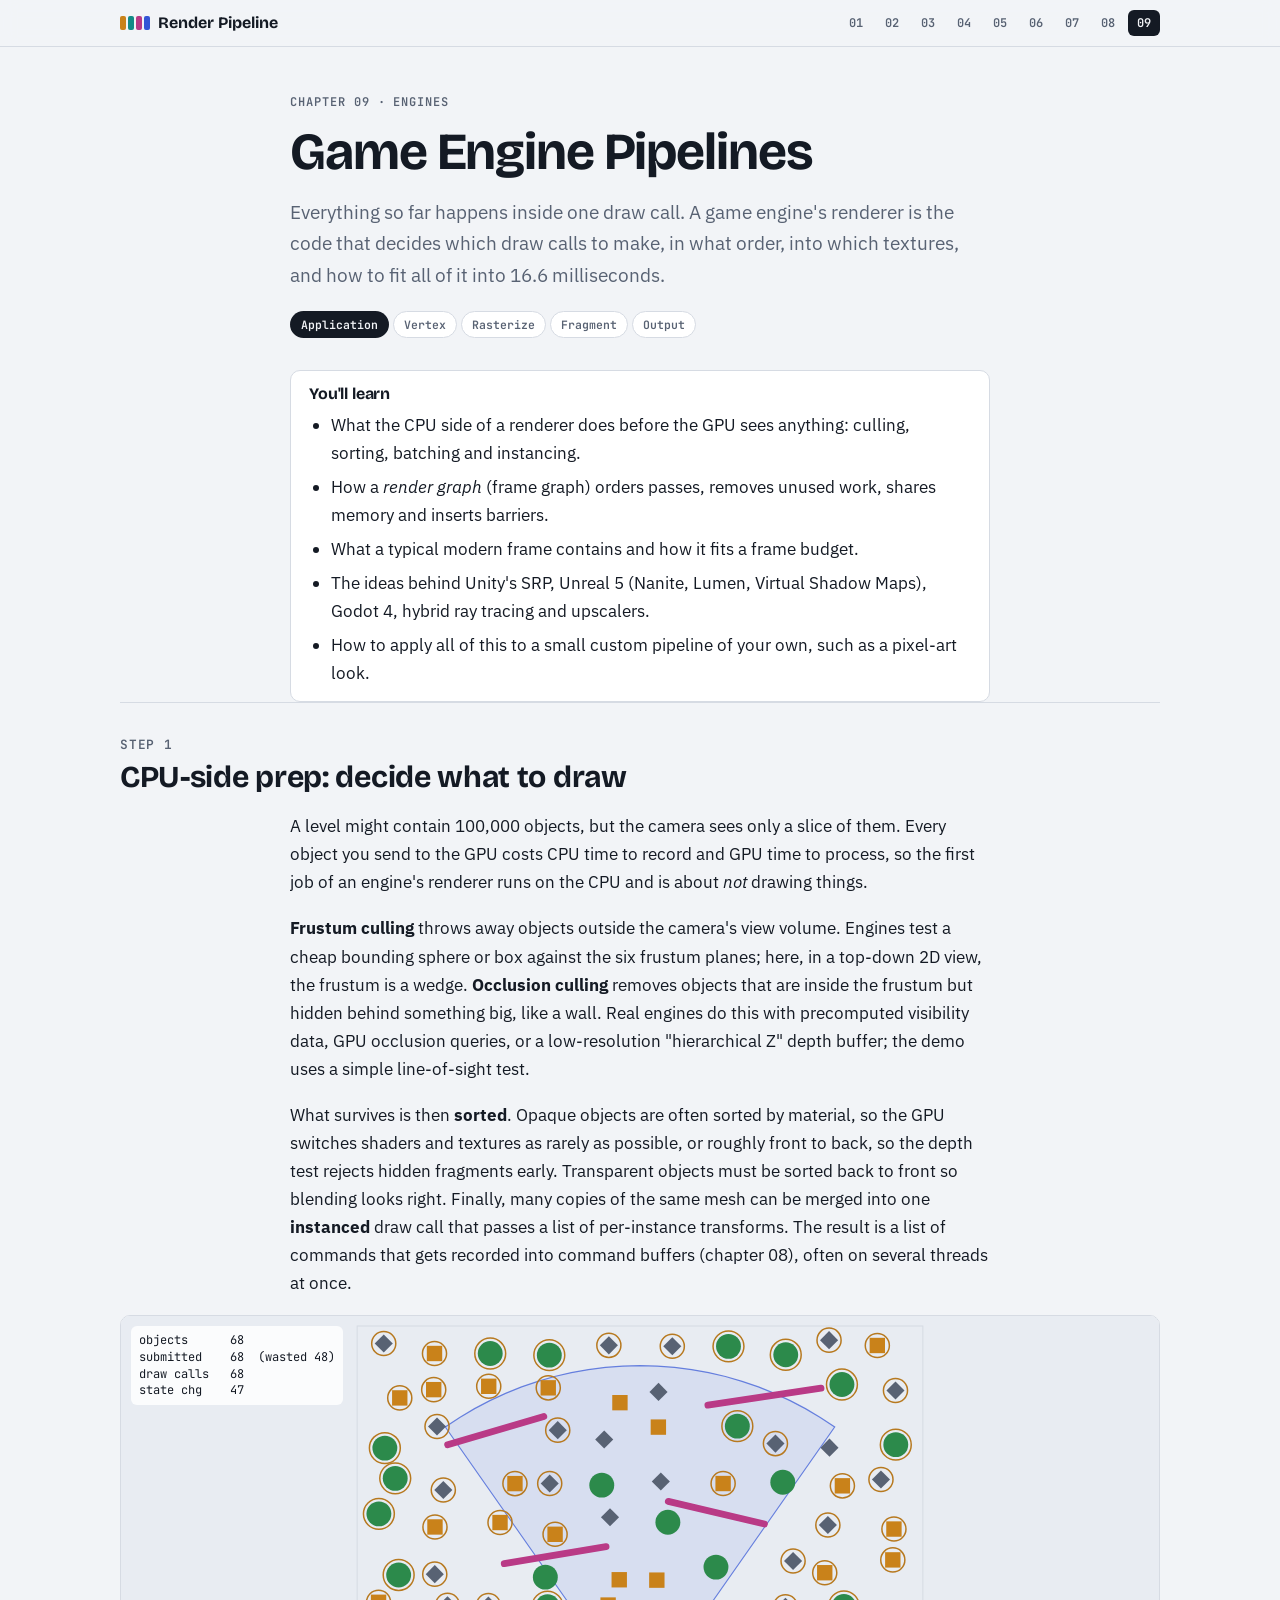
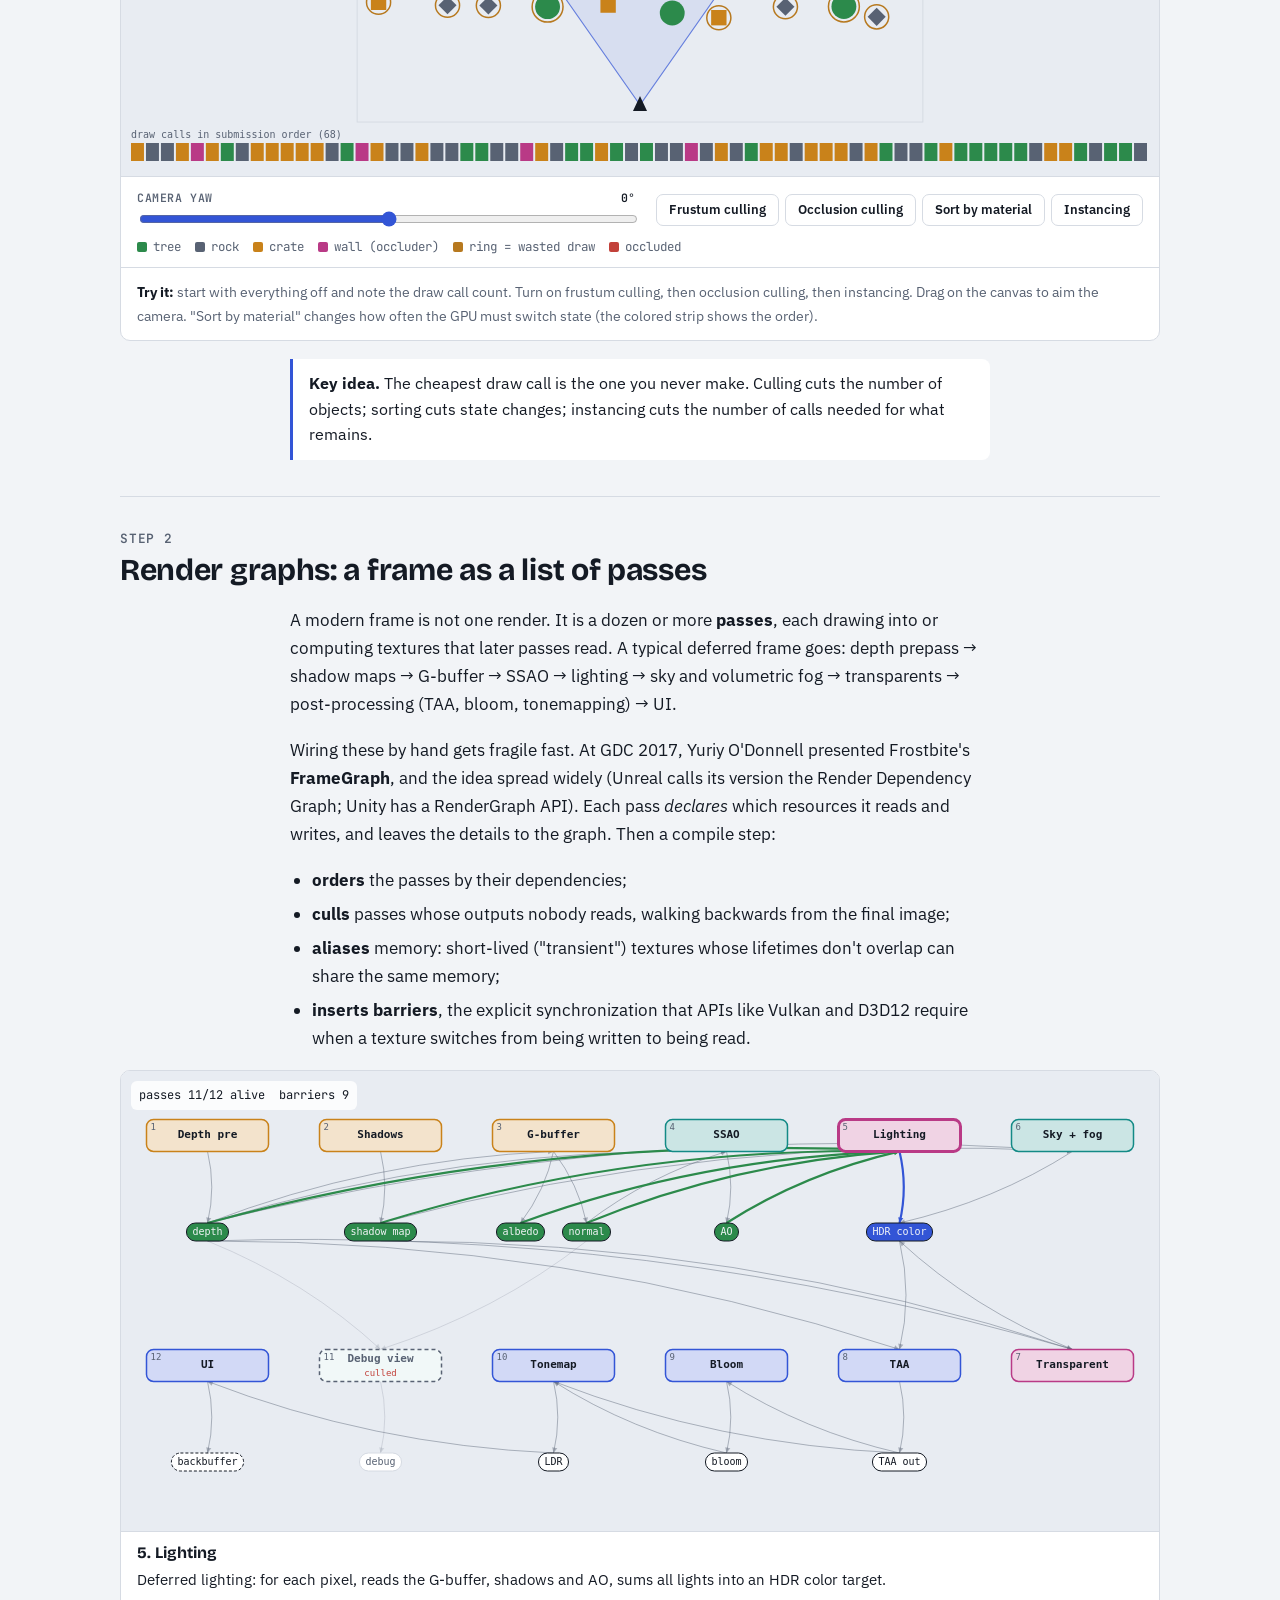
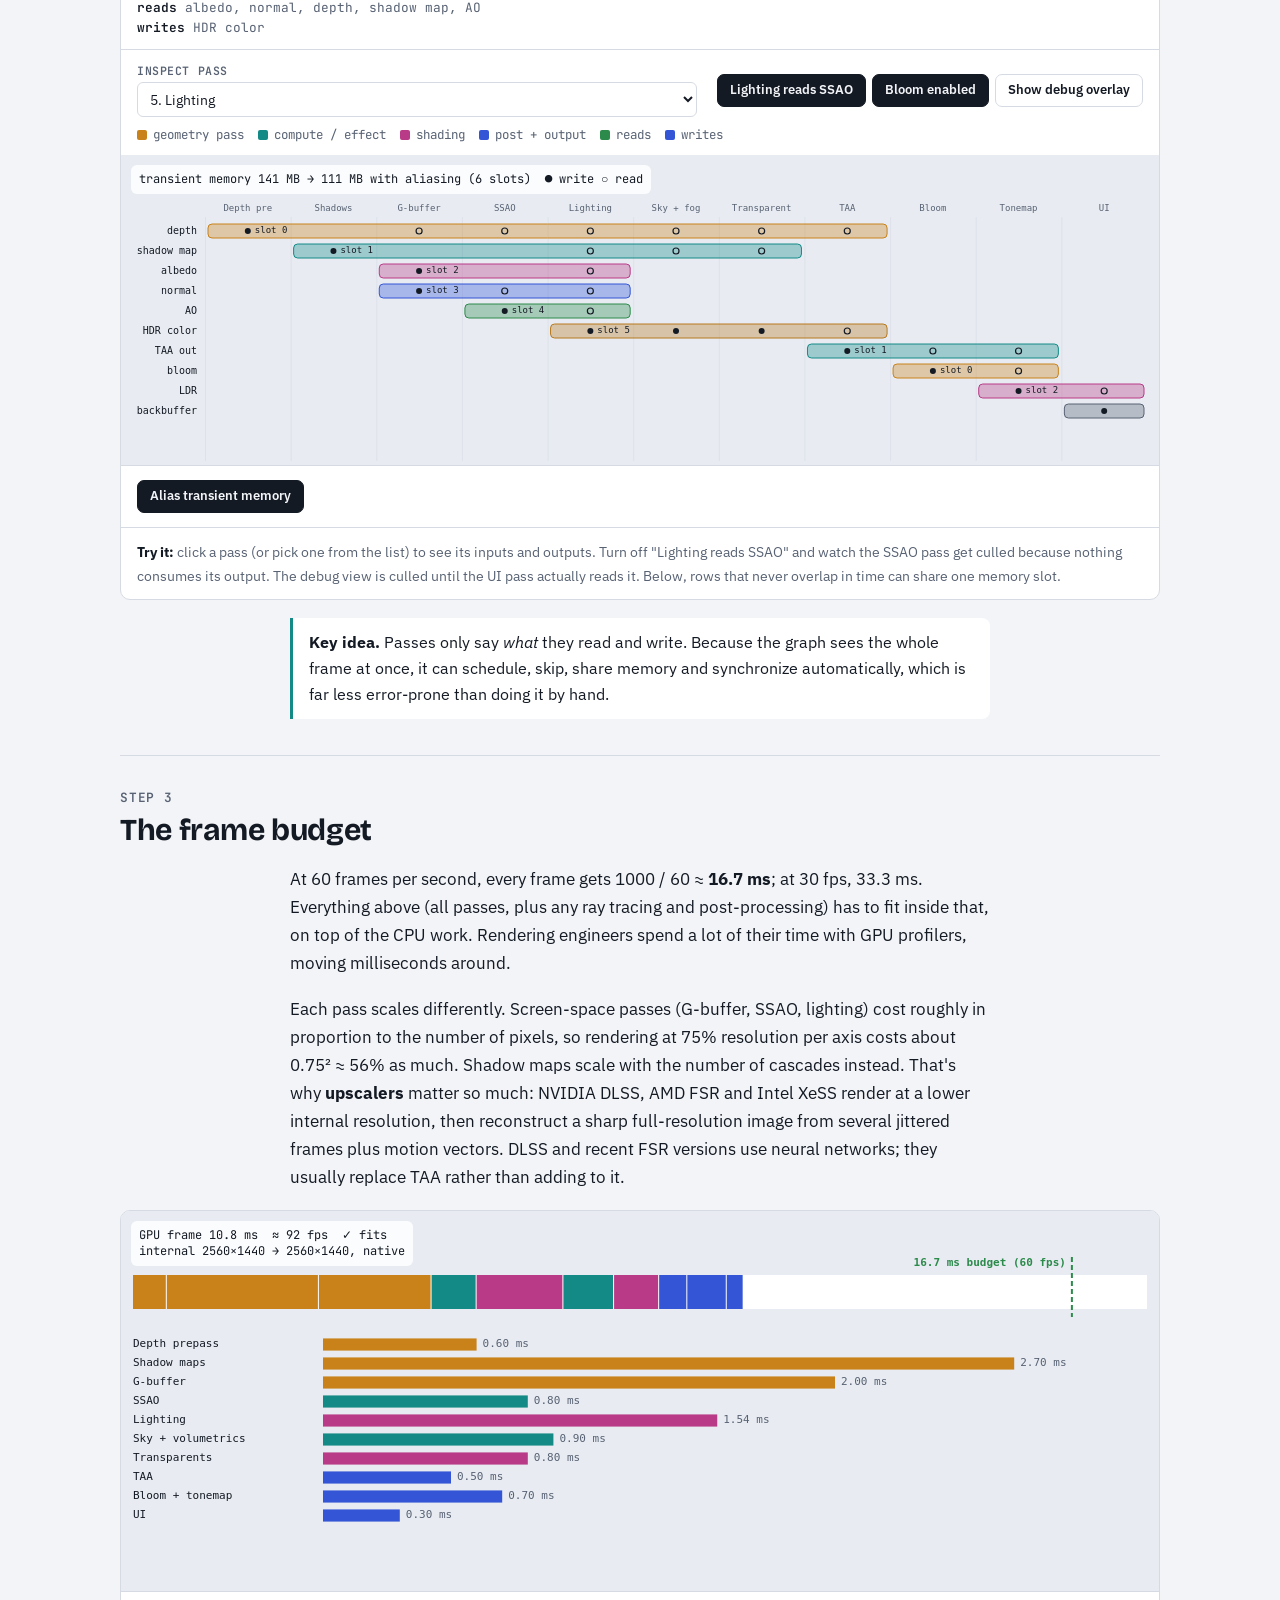
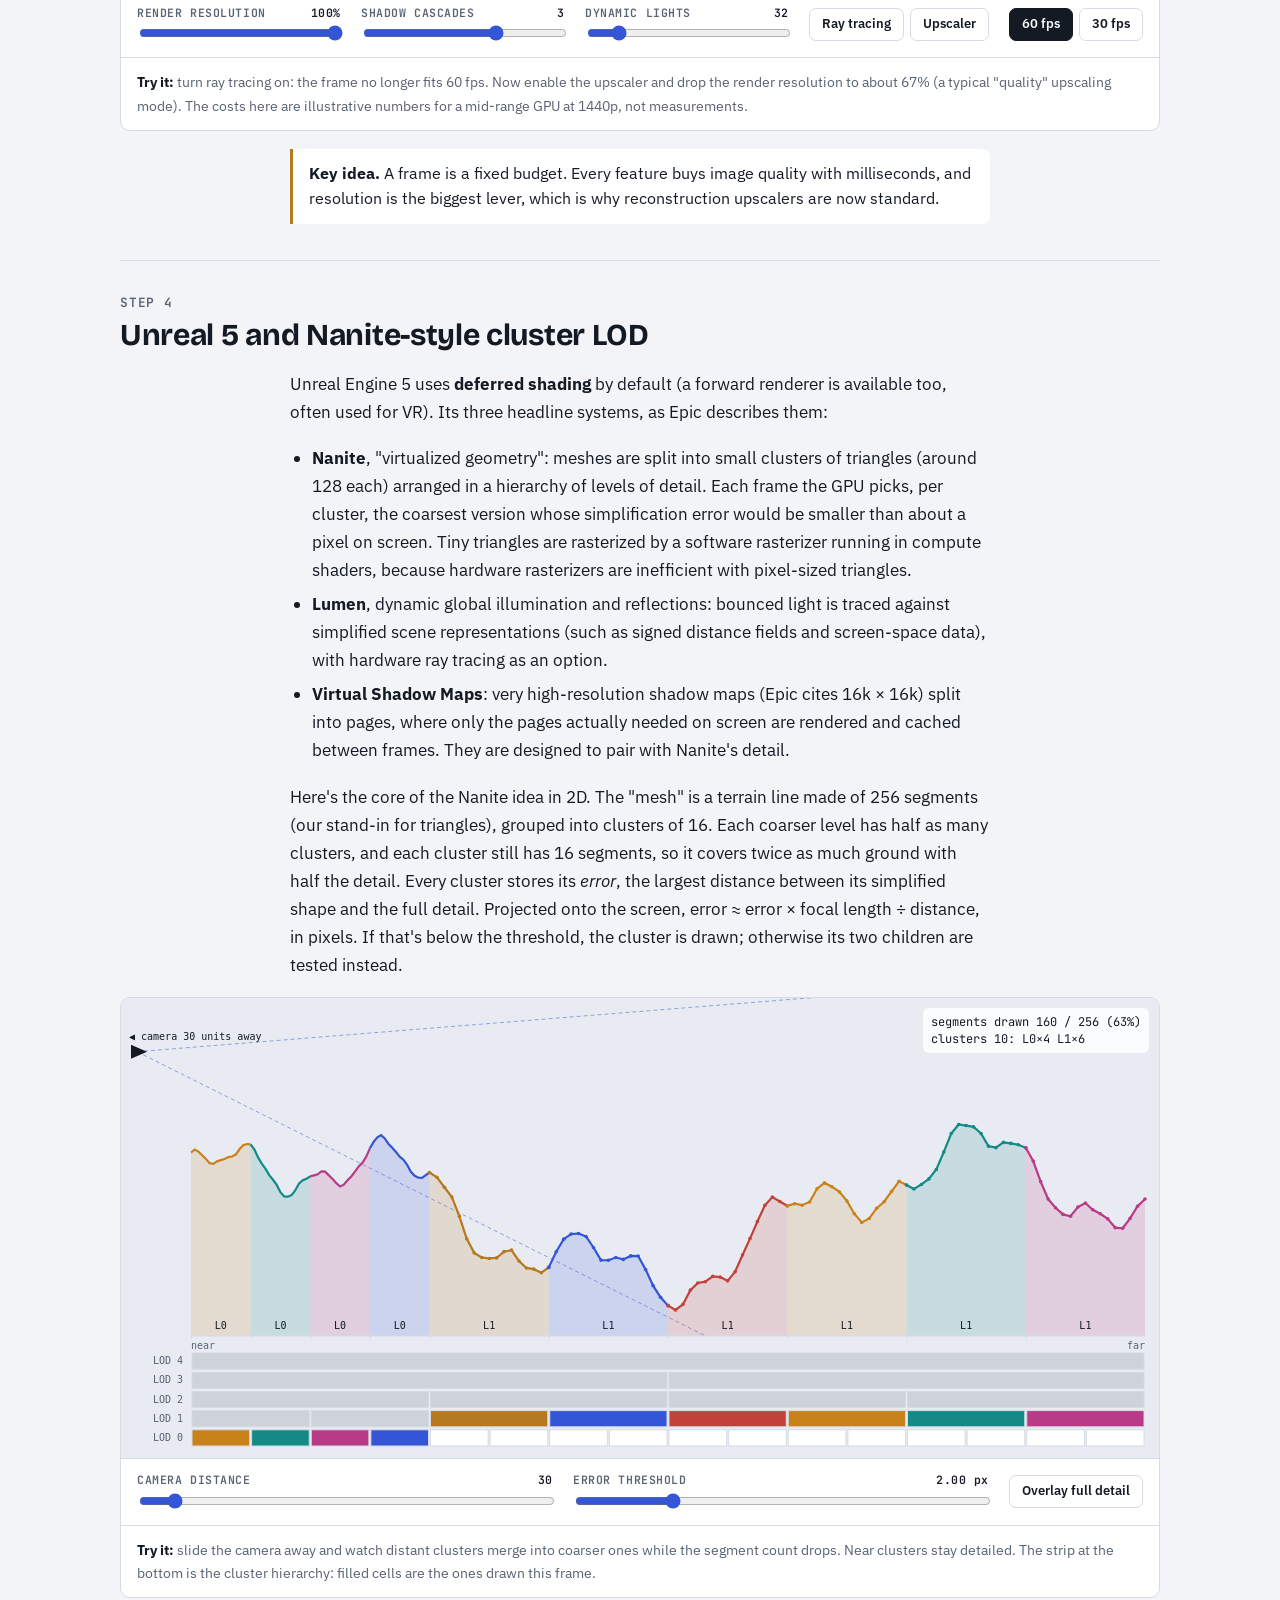
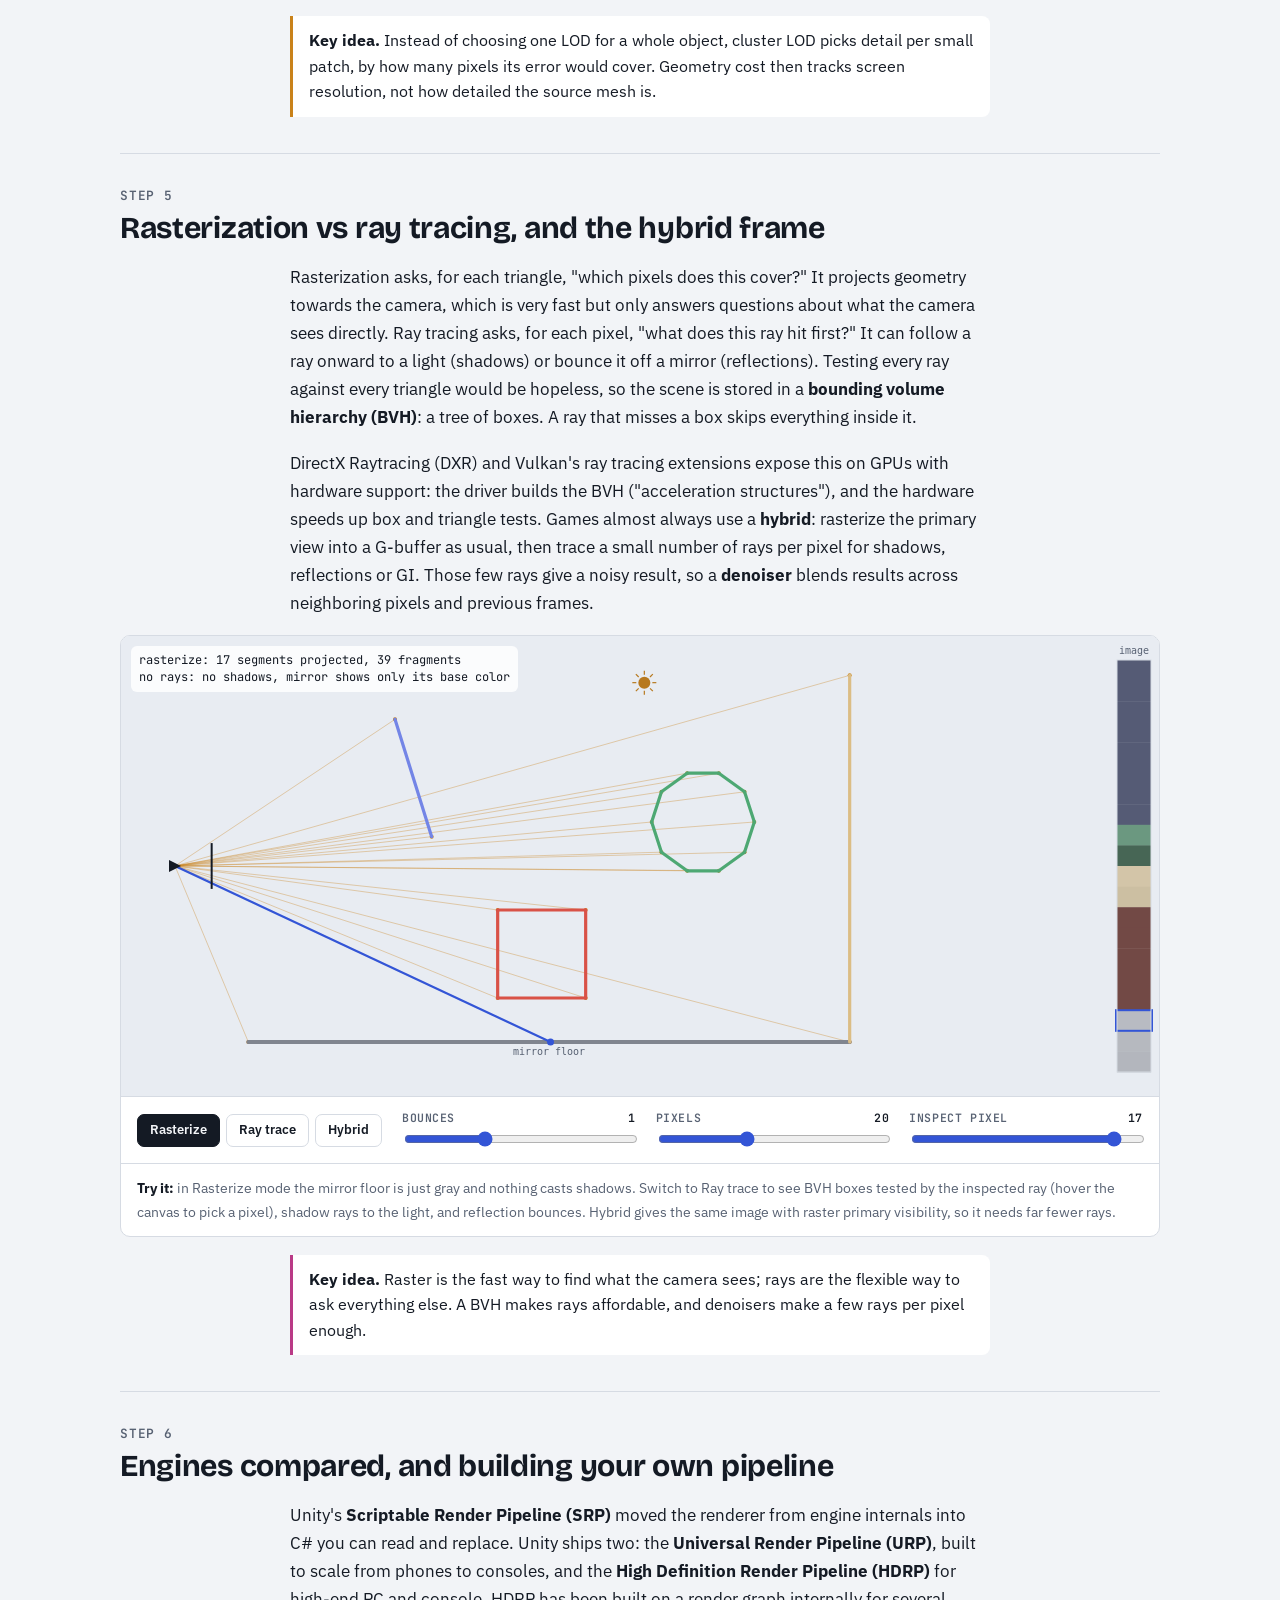
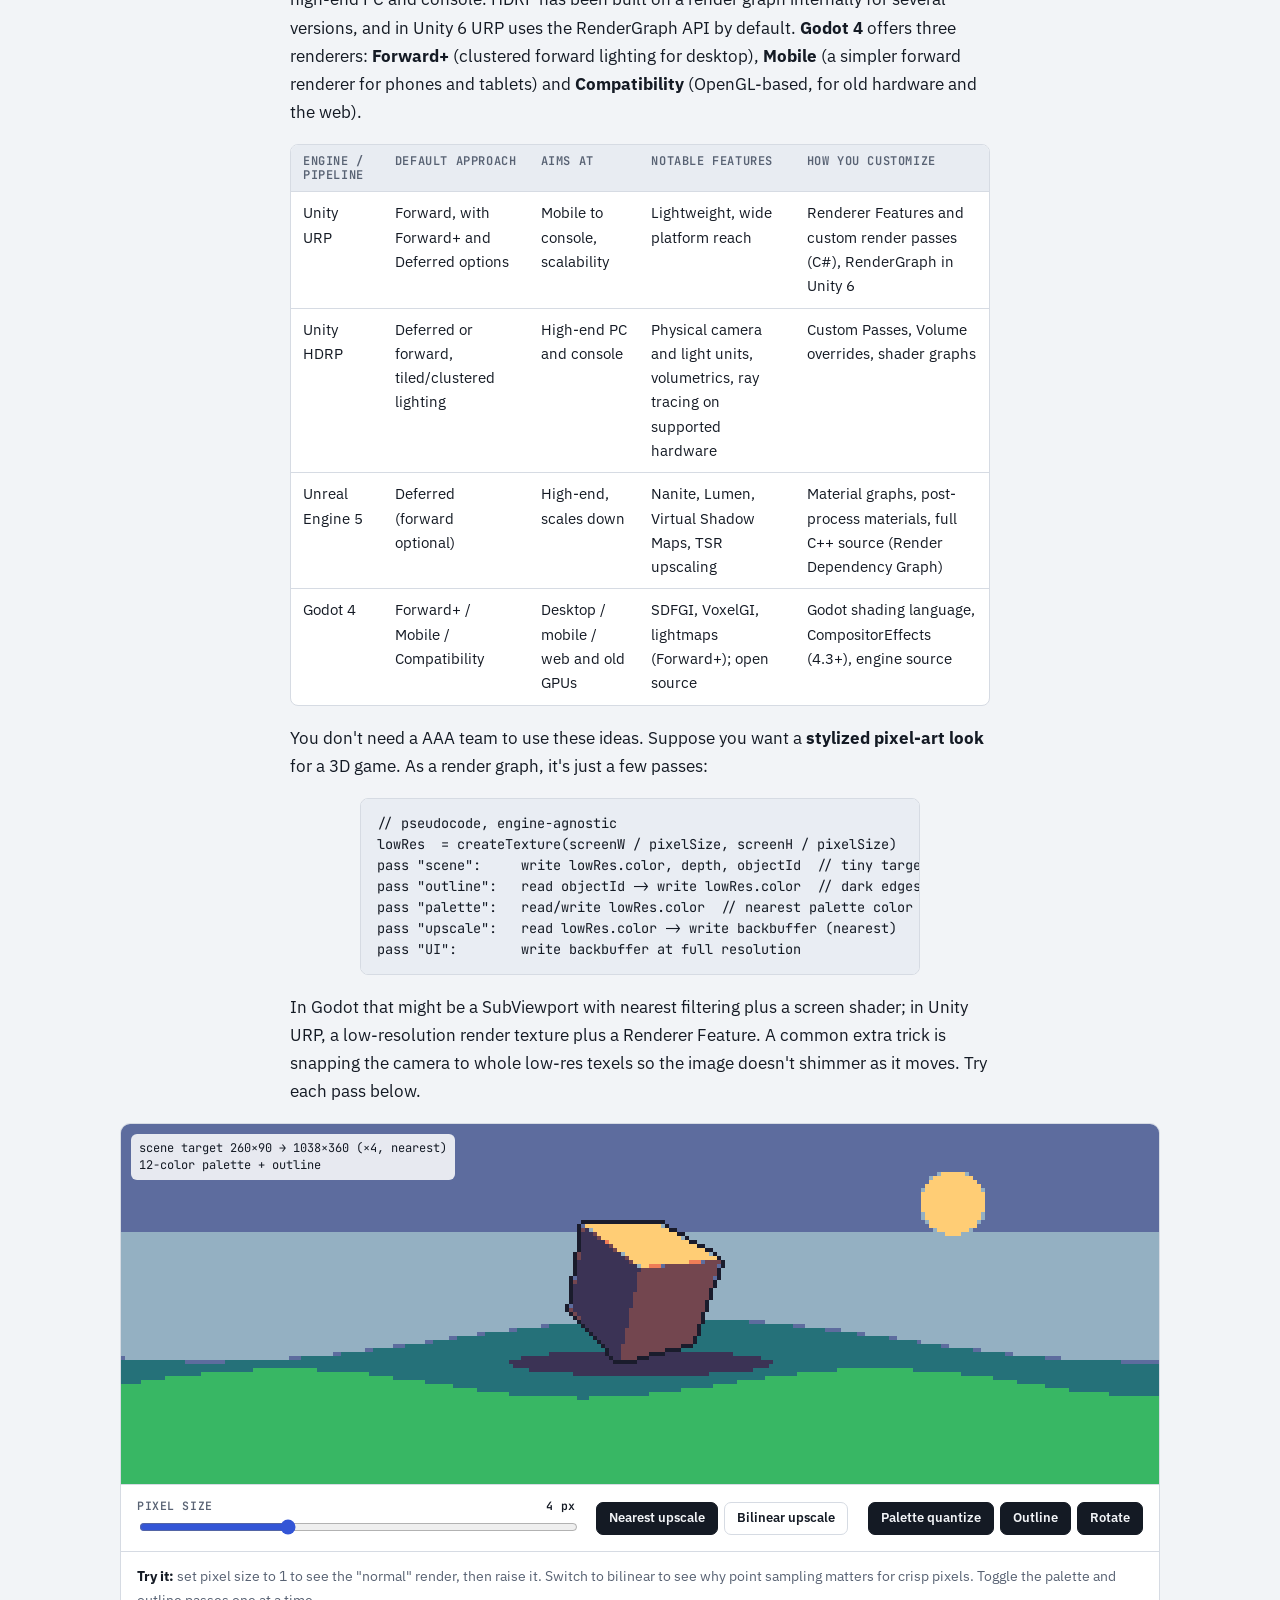
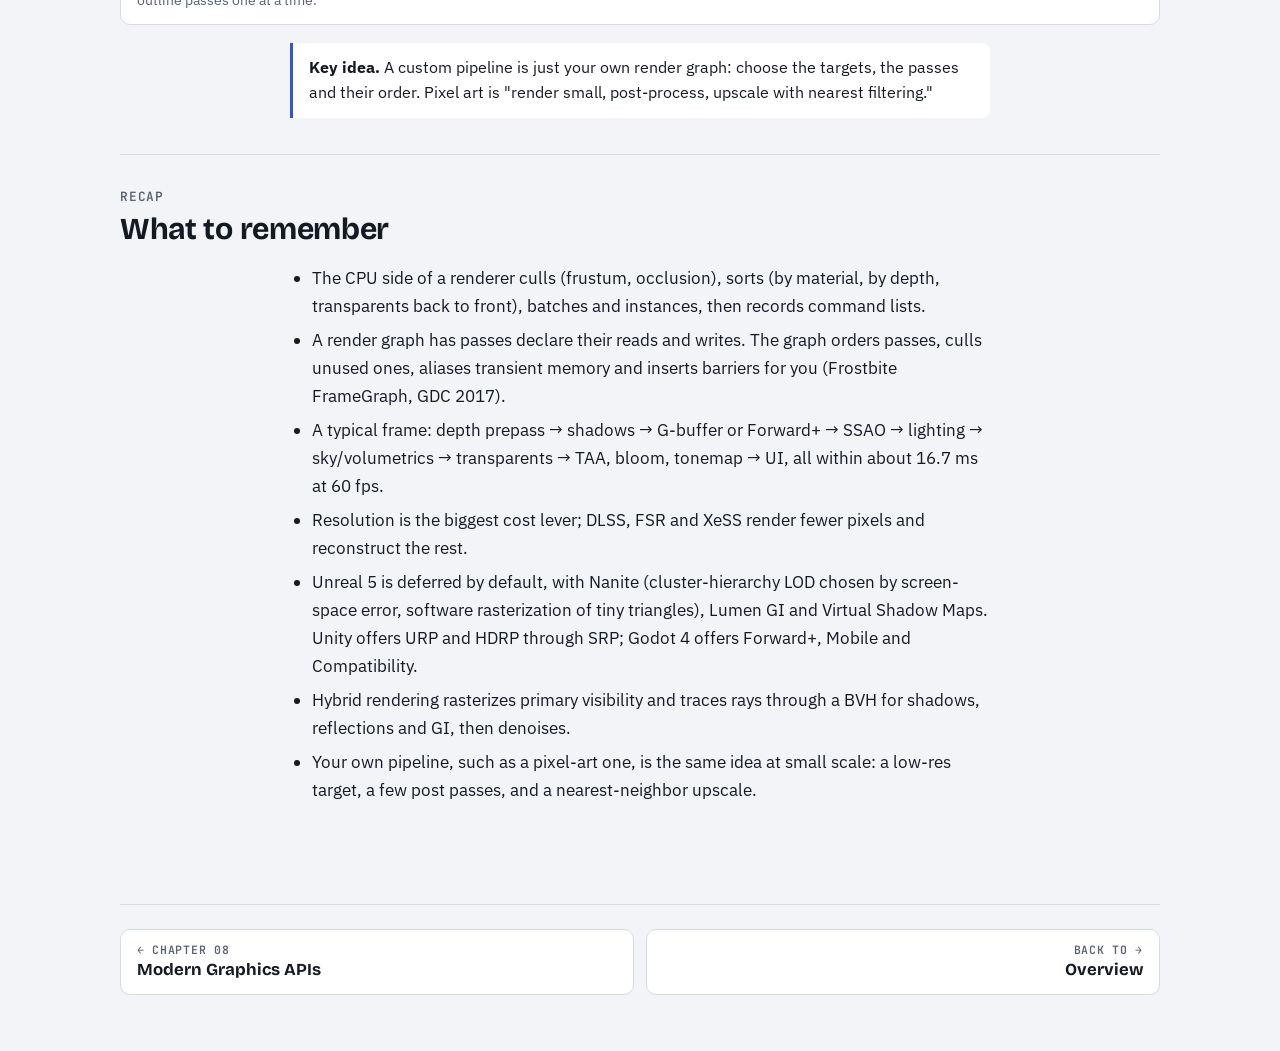
<file: topics/09-engines.html>
<!doctype html>
<html lang="en">
<head>
<meta charset="utf-8">
<meta name="viewport" content="width=device-width, initial-scale=1, viewport-fit=cover">
<title>Game Engine Pipelines · Render Pipeline</title>
<link rel="stylesheet" href="../assets/style.css?v=2">
<style>
  #fg { height: 460px; }
  #fl { height: 310px; }
  #bud { height: 380px; }
  #lod-hud { left: auto; right: 10px; }
  @media (max-width: 720px) { #fg { height: 620px; } #fl { height: 320px; } #bud { height: 400px; } }
  .fg-info { padding: 12px 16px; border-top: 1px solid var(--line); font-size: 0.92rem; display: grid; gap: 6px; background: var(--surface); }
  .fg-info h3 { font-size: 1rem; }
  .fg-info .io { font: 400 0.8rem/1.5 var(--font-mono); color: var(--muted); }
  .fg-info .io b { color: var(--ink); font-weight: 600; }
  .pick { display: grid; gap: 4px; min-width: 150px; flex: 1 1 160px; }
  .pick label { font: 600 0.72rem/1.2 var(--font-mono); color: var(--muted); text-transform: uppercase; letter-spacing: 0.05em; }
  .sw-vtx { background: var(--vtx); } .sw-ras { background: var(--ras); } .sw-frag { background: var(--frag); } .sw-out { background: var(--out); }
  .sw-good { background: var(--good); } .sw-muted { background: var(--muted); } .sw-bad { background: var(--bad); } .sw-warn { background: var(--warn); } .sw-accent { background: var(--accent); }
  td small { color: var(--muted); }
</style>
</head>
<body data-topic="09">
<header class="topbar"><div class="topbar-inner"></div></header>
<main class="lesson">
  <section class="hero">
    <p class="eyebrow">Chapter 09 · Engines</p>
    <h1>Game Engine Pipelines</h1>
    <p class="lede">Everything so far happens inside one draw call. A game engine's renderer is the code that decides which draw calls to make, in what order, into which textures, and how to fit all of it into 16.6 milliseconds.</p>
    <div class="stage-band"><span class="on app">Application</span><span class="vtx">Vertex</span><span class="ras">Rasterize</span><span class="frag">Fragment</span><span class="out">Output</span></div>
  </section>
  <aside class="objectives"><h2>You'll learn</h2><ul>
    <li>What the CPU side of a renderer does before the GPU sees anything: culling, sorting, batching and instancing.</li>
    <li>How a <em>render graph</em> (frame graph) orders passes, removes unused work, shares memory and inserts barriers.</li>
    <li>What a typical modern frame contains and how it fits a frame budget.</li>
    <li>The ideas behind Unity's SRP, Unreal 5 (Nanite, Lumen, Virtual Shadow Maps), Godot 4, hybrid ray tracing and upscalers.</li>
    <li>How to apply all of this to a small custom pipeline of your own, such as a pixel-art look.</li>
  </ul></aside>

  <!-- STEP 1 -->
  <section class="step" id="cpu-prep">
    <h2><span class="step-no">STEP 1</span>CPU-side prep: decide what to draw</h2>
    <p>A level might contain 100,000 objects, but the camera sees only a slice of them. Every object you send to the GPU costs CPU time to record and GPU time to process, so the first job of an engine's renderer runs on the CPU and is about <em>not</em> drawing things.</p>
    <p><b>Frustum culling</b> throws away objects outside the camera's view volume. Engines test a cheap bounding sphere or box against the six frustum planes; here, in a top-down 2D view, the frustum is a wedge. <b>Occlusion culling</b> removes objects that are inside the frustum but hidden behind something big, like a wall. Real engines do this with precomputed visibility data, GPU occlusion queries, or a low-resolution "hierarchical Z" depth buffer; the demo uses a simple line-of-sight test.</p>
    <p>What survives is then <b>sorted</b>. Opaque objects are often sorted by material, so the GPU switches shaders and textures as rarely as possible, or roughly front to back, so the depth test rejects hidden fragments early. Transparent objects must be sorted back to front so blending looks right. Finally, many copies of the same mesh can be merged into one <b>instanced</b> draw call that passes a list of per-instance transforms. The result is a list of commands that gets recorded into command buffers (chapter 08), often on several threads at once.</p>
    <figure class="viz">
      <div class="viz-stage"><canvas id="cpu" class="tall" aria-label="Top-down view of a scene with trees, rocks, crates and walls. A camera at the bottom shows its view frustum as a wedge. Culled objects are faded; a strip at the bottom shows the draw calls in submission order."></canvas><div class="hud" id="cpu-hud"></div></div>
      <div class="controls">
        <div class="control"><label for="cpu-ang">Camera yaw <output for="cpu-ang"></output></label><input type="range" id="cpu-ang" min="-80" max="80" value="0"></div>
        <div class="btn-row">
          <button class="btn" id="cpu-fr" aria-pressed="false">Frustum culling</button>
          <button class="btn" id="cpu-oc" aria-pressed="false">Occlusion culling</button>
          <button class="btn" id="cpu-so" aria-pressed="false">Sort by material</button>
          <button class="btn" id="cpu-in" aria-pressed="false">Instancing</button>
        </div>
        <div class="legend"><span><i class="sw-good"></i>tree</span><span><i class="sw-muted"></i>rock</span><span><i class="sw-vtx"></i>crate</span><span><i class="sw-frag"></i>wall (occluder)</span><span><i class="sw-warn"></i>ring = wasted draw</span><span><i class="sw-bad"></i>occluded</span></div>
      </div>
      <figcaption><b>Try it:</b> start with everything off and note the draw call count. Turn on frustum culling, then occlusion culling, then instancing. Drag on the canvas to aim the camera. "Sort by material" changes how often the GPU must switch state (the colored strip shows the order).</figcaption>
    </figure>
    <div class="callout"><strong>Key idea.</strong> The cheapest draw call is the one you never make. Culling cuts the number of objects; sorting cuts state changes; instancing cuts the number of calls needed for what remains.</div>
  </section>

  <!-- STEP 2 -->
  <section class="step" id="graph">
    <h2><span class="step-no">STEP 2</span>Render graphs: a frame as a list of passes</h2>
    <p>A modern frame is not one render. It is a dozen or more <b>passes</b>, each drawing into or computing textures that later passes read. A typical deferred frame goes: depth prepass → shadow maps → G-buffer → SSAO → lighting → sky and volumetric fog → transparents → post-processing (TAA, bloom, tonemapping) → UI.</p>
    <p>Wiring these by hand gets fragile fast. At GDC 2017, Yuriy O'Donnell presented Frostbite's <b>FrameGraph</b>, and the idea spread widely (Unreal calls its version the Render Dependency Graph; Unity has a RenderGraph API). Each pass <em>declares</em> which resources it reads and writes, and leaves the details to the graph. Then a compile step:</p>
    <ul>
      <li><b>orders</b> the passes by their dependencies;</li>
      <li><b>culls</b> passes whose outputs nobody reads, walking backwards from the final image;</li>
      <li><b>aliases</b> memory: short-lived ("transient") textures whose lifetimes don't overlap can share the same memory;</li>
      <li><b>inserts barriers</b>, the explicit synchronization that APIs like Vulkan and D3D12 require when a texture switches from being written to being read.</li>
    </ul>
    <figure class="viz">
      <div class="viz-stage"><canvas id="fg" aria-label="Frame graph: pass boxes colored by category, connected by edges to small resource pills. Culled passes are drawn dashed. Click a pass to highlight what it reads and writes."></canvas><div class="hud" id="fg-hud"></div></div>
      <div class="fg-info" id="fg-info" aria-live="polite"></div>
      <div class="controls">
        <div class="pick"><label for="fg-sel">Inspect pass</label><select id="fg-sel"></select></div>
        <div class="btn-row">
          <button class="btn" id="fg-ao" aria-pressed="true">Lighting reads SSAO</button>
          <button class="btn" id="fg-bl" aria-pressed="true">Bloom enabled</button>
          <button class="btn" id="fg-db" aria-pressed="false">Show debug overlay</button>
        </div>
        <div class="legend"><span><i class="sw-vtx"></i>geometry pass</span><span><i class="sw-ras"></i>compute / effect</span><span><i class="sw-frag"></i>shading</span><span><i class="sw-out"></i>post + output</span><span><i class="sw-good"></i>reads</span><span><i class="sw-accent"></i>writes</span></div>
      </div>
      <div class="viz-stage"><canvas id="fl" aria-label="Lifetime chart: one row per texture, a bar from the pass that first writes it to the pass that last reads it. With aliasing on, bars sharing a memory slot have the same color."></canvas><div class="hud" id="fl-hud"></div></div>
      <div class="controls">
        <div class="btn-row"><button class="btn" id="fl-al" aria-pressed="true">Alias transient memory</button></div>
      </div>
      <figcaption><b>Try it:</b> click a pass (or pick one from the list) to see its inputs and outputs. Turn off "Lighting reads SSAO" and watch the SSAO pass get culled because nothing consumes its output. The debug view is culled until the UI pass actually reads it. Below, rows that never overlap in time can share one memory slot.</figcaption>
    </figure>
    <div class="callout ras"><strong>Key idea.</strong> Passes only say <em>what</em> they read and write. Because the graph sees the whole frame at once, it can schedule, skip, share memory and synchronize automatically, which is far less error-prone than doing it by hand.</div>
  </section>

  <!-- STEP 3 -->
  <section class="step" id="budget">
    <h2><span class="step-no">STEP 3</span>The frame budget</h2>
    <p>At 60 frames per second, every frame gets 1000 / 60 ≈ <b>16.7 ms</b>; at 30 fps, 33.3 ms. Everything above (all passes, plus any ray tracing and post-processing) has to fit inside that, on top of the CPU work. Rendering engineers spend a lot of their time with GPU profilers, moving milliseconds around.</p>
    <p>Each pass scales differently. Screen-space passes (G-buffer, SSAO, lighting) cost roughly in proportion to the number of pixels, so rendering at 75% resolution per axis costs about 0.75² ≈ 56% as much. Shadow maps scale with the number of cascades instead. That's why <b>upscalers</b> matter so much: NVIDIA DLSS, AMD FSR and Intel XeSS render at a lower internal resolution, then reconstruct a sharp full-resolution image from several jittered frames plus motion vectors. DLSS and recent FSR versions use neural networks; they usually replace TAA rather than adding to it.</p>
    <figure class="viz">
      <div class="viz-stage"><canvas id="bud" aria-label="A stacked horizontal bar of per-pass GPU costs compared with a budget line at 16.7 or 33.3 milliseconds, with a per-pass list below."></canvas><div class="hud" id="bud-hud"></div></div>
      <div class="controls">
        <div class="control"><label for="bud-res">Render resolution <output for="bud-res"></output></label><input type="range" id="bud-res" min="50" max="100" step="1" value="100"></div>
        <div class="control"><label for="bud-casc">Shadow cascades <output for="bud-casc"></output></label><input type="range" id="bud-casc" min="1" max="4" value="3"></div>
        <div class="control"><label for="bud-lights">Dynamic lights <output for="bud-lights"></output></label><input type="range" id="bud-lights" min="0" max="256" step="8" value="32"></div>
        <div class="btn-row"><button class="btn" id="bud-rt" aria-pressed="false">Ray tracing</button><button class="btn" id="bud-up" aria-pressed="false">Upscaler</button></div>
        <div class="btn-row" id="bud-fps"><button class="btn" data-value="60" aria-pressed="true">60 fps</button><button class="btn" data-value="30">30 fps</button></div>
      </div>
      <figcaption><b>Try it:</b> turn ray tracing on: the frame no longer fits 60 fps. Now enable the upscaler and drop the render resolution to about 67% (a typical "quality" upscaling mode). The costs here are illustrative numbers for a mid-range GPU at 1440p, not measurements.</figcaption>
    </figure>
    <div class="callout warn"><strong>Key idea.</strong> A frame is a fixed budget. Every feature buys image quality with milliseconds, and resolution is the biggest lever, which is why reconstruction upscalers are now standard.</div>
  </section>

  <!-- STEP 4 -->
  <section class="step" id="nanite">
    <h2><span class="step-no">STEP 4</span>Unreal 5 and Nanite-style cluster LOD</h2>
    <p>Unreal Engine 5 uses <b>deferred shading</b> by default (a forward renderer is available too, often used for VR). Its three headline systems, as Epic describes them:</p>
    <ul>
      <li><b>Nanite</b>, "virtualized geometry": meshes are split into small clusters of triangles (around 128 each) arranged in a hierarchy of levels of detail. Each frame the GPU picks, per cluster, the coarsest version whose simplification error would be smaller than about a pixel on screen. Tiny triangles are rasterized by a software rasterizer running in compute shaders, because hardware rasterizers are inefficient with pixel-sized triangles.</li>
      <li><b>Lumen</b>, dynamic global illumination and reflections: bounced light is traced against simplified scene representations (such as signed distance fields and screen-space data), with hardware ray tracing as an option.</li>
      <li><b>Virtual Shadow Maps</b>: very high-resolution shadow maps (Epic cites 16k × 16k) split into pages, where only the pages actually needed on screen are rendered and cached between frames. They are designed to pair with Nanite's detail.</li>
    </ul>
    <p>Here's the core of the Nanite idea in 2D. The "mesh" is a terrain line made of 256 segments (our stand-in for triangles), grouped into clusters of 16. Each coarser level has half as many clusters, and each cluster still has 16 segments, so it covers twice as much ground with half the detail. Every cluster stores its <em>error</em>, the largest distance between its simplified shape and the full detail. Projected onto the screen, error ≈ error × focal length ÷ distance, in pixels. If that's below the threshold, the cluster is drawn; otherwise its two children are tested instead.</p>
    <figure class="viz">
      <div class="viz-stage"><canvas id="lod" class="tall" aria-label="Side view of a terrain line made of colored clusters. Clusters near the camera use fine detail, distant ones use coarse detail. Below, a five-level hierarchy shows which clusters are selected."></canvas><div class="hud" id="lod-hud"></div></div>
      <div class="controls">
        <div class="control"><label for="lod-d">Camera distance <output for="lod-d"></output></label><input type="range" id="lod-d" min="2" max="400" value="30"></div>
        <div class="control"><label for="lod-t">Error threshold <output for="lod-t"></output></label><input type="range" id="lod-t" min="0.25" max="8" step="0.25" value="2"></div>
        <div class="btn-row"><button class="btn" id="lod-full" aria-pressed="false">Overlay full detail</button></div>
      </div>
      <figcaption><b>Try it:</b> slide the camera away and watch distant clusters merge into coarser ones while the segment count drops. Near clusters stay detailed. The strip at the bottom is the cluster hierarchy: filled cells are the ones drawn this frame.</figcaption>
    </figure>
    <div class="callout vtx"><strong>Key idea.</strong> Instead of choosing one LOD for a whole object, cluster LOD picks detail per small patch, by how many pixels its error would cover. Geometry cost then tracks screen resolution, not how detailed the source mesh is.</div>
  </section>

  <!-- STEP 5 -->
  <section class="step" id="rt">
    <h2><span class="step-no">STEP 5</span>Rasterization vs ray tracing, and the hybrid frame</h2>
    <p>Rasterization asks, for each triangle, "which pixels does this cover?" It projects geometry towards the camera, which is very fast but only answers questions about what the camera sees directly. Ray tracing asks, for each pixel, "what does this ray hit first?" It can follow a ray onward to a light (shadows) or bounce it off a mirror (reflections). Testing every ray against every triangle would be hopeless, so the scene is stored in a <b>bounding volume hierarchy (BVH)</b>: a tree of boxes. A ray that misses a box skips everything inside it.</p>
    <p>DirectX Raytracing (DXR) and Vulkan's ray tracing extensions expose this on GPUs with hardware support: the driver builds the BVH ("acceleration structures"), and the hardware speeds up box and triangle tests. Games almost always use a <b>hybrid</b>: rasterize the primary view into a G-buffer as usual, then trace a small number of rays per pixel for shadows, reflections or GI. Those few rays give a noisy result, so a <b>denoiser</b> blends results across neighboring pixels and previous frames.</p>
    <figure class="viz">
      <div class="viz-stage"><canvas id="rtc" class="tall" aria-label="2D scene with a camera on the left, a mirror floor, a box, a round object, a plank and a back wall. Depending on mode, lines show projection of vertices to the camera or rays with bounces and BVH boxes. A column on the right shows the resulting pixel colors."></canvas><div class="hud" id="rt-hud"></div></div>
      <div class="controls">
        <div class="btn-row" id="rt-mode"><button class="btn" data-value="raster" aria-pressed="true">Rasterize</button><button class="btn" data-value="rt">Ray trace</button><button class="btn" data-value="hybrid">Hybrid</button></div>
        <div class="control"><label for="rt-b">Bounces <output for="rt-b"></output></label><input type="range" id="rt-b" min="0" max="3" value="1"></div>
        <div class="control"><label for="rt-n">Pixels <output for="rt-n"></output></label><input type="range" id="rt-n" min="8" max="40" value="20"></div>
        <div class="control"><label for="rt-i">Inspect pixel <output for="rt-i"></output></label><input type="range" id="rt-i" min="0" max="19" value="17"></div>
      </div>
      <figcaption><b>Try it:</b> in Rasterize mode the mirror floor is just gray and nothing casts shadows. Switch to Ray trace to see BVH boxes tested by the inspected ray (hover the canvas to pick a pixel), shadow rays to the light, and reflection bounces. Hybrid gives the same image with raster primary visibility, so it needs far fewer rays.</figcaption>
    </figure>
    <div class="callout frag"><strong>Key idea.</strong> Raster is the fast way to find what the camera sees; rays are the flexible way to ask everything else. A BVH makes rays affordable, and denoisers make a few rays per pixel enough.</div>
  </section>

  <!-- STEP 6 -->
  <section class="step" id="engines">
    <h2><span class="step-no">STEP 6</span>Engines compared, and building your own pipeline</h2>
    <p>Unity's <b>Scriptable Render Pipeline (SRP)</b> moved the renderer from engine internals into C# you can read and replace. Unity ships two: the <b>Universal Render Pipeline (URP)</b>, built to scale from phones to consoles, and the <b>High Definition Render Pipeline (HDRP)</b> for high-end PC and console. HDRP has been built on a render graph internally for several versions, and in Unity 6 URP uses the RenderGraph API by default. <b>Godot 4</b> offers three renderers: <b>Forward+</b> (clustered forward lighting for desktop), <b>Mobile</b> (a simpler forward renderer for phones and tablets) and <b>Compatibility</b> (OpenGL-based, for old hardware and the web).</p>
    <div class="table-wrap">
      <table>
        <thead><tr><th>Engine / pipeline</th><th>Default approach</th><th>Aims at</th><th>Notable features</th><th>How you customize</th></tr></thead>
        <tbody>
          <tr><td>Unity URP</td><td>Forward, with Forward+ and Deferred options</td><td>Mobile to console, scalability</td><td>Lightweight, wide platform reach</td><td>Renderer Features and custom render passes (C#), RenderGraph in Unity 6</td></tr>
          <tr><td>Unity HDRP</td><td>Deferred or forward, tiled/clustered lighting</td><td>High-end PC and console</td><td>Physical camera and light units, volumetrics, ray tracing on supported hardware</td><td>Custom Passes, Volume overrides, shader graphs</td></tr>
          <tr><td>Unreal Engine 5</td><td>Deferred (forward optional)</td><td>High-end, scales down</td><td>Nanite, Lumen, Virtual Shadow Maps, TSR upscaling</td><td>Material graphs, post-process materials, full C++ source (Render Dependency Graph)</td></tr>
          <tr><td>Godot 4</td><td>Forward+ / Mobile / Compatibility</td><td>Desktop / mobile / web and old GPUs</td><td>SDFGI, VoxelGI, lightmaps (Forward+); open source</td><td>Godot shading language, CompositorEffects (4.3+), engine source</td></tr>
        </tbody>
      </table>
    </div>
    <p>You don't need a AAA team to use these ideas. Suppose you want a <b>stylized pixel-art look</b> for a 3D game. As a render graph, it's just a few passes:</p>
    <pre><code>// pseudocode, engine-agnostic
lowRes  = createTexture(screenW / pixelSize, screenH / pixelSize)
pass "scene":     write lowRes.color, depth, objectId  // tiny target
pass "outline":   read objectId -> write lowRes.color  // dark edges
pass "palette":   read/write lowRes.color  // nearest palette color
pass "upscale":   read lowRes.color -> write backbuffer (nearest)
pass "UI":        write backbuffer at full resolution</code></pre>
    <p>In Godot that might be a SubViewport with nearest filtering plus a screen shader; in Unity URP, a low-resolution render texture plus a Renderer Feature. A common extra trick is snapping the camera to whole low-res texels so the image doesn't shimmer as it moves. Try each pass below.</p>
    <figure class="viz">
      <div class="viz-stage"><canvas id="px" aria-label="A small 3D scene with hills and a rotating cube, rendered at low resolution and upscaled with nearest or smooth filtering, optionally quantized to a 12-color palette and outlined."></canvas><div class="hud" id="px-hud"></div></div>
      <div class="controls">
        <div class="control"><label for="px-s">Pixel size <output for="px-s"></output></label><input type="range" id="px-s" min="1" max="10" value="4"></div>
        <div class="btn-row" id="px-f"><button class="btn" data-value="nearest" aria-pressed="true">Nearest upscale</button><button class="btn" data-value="smooth">Bilinear upscale</button></div>
        <div class="btn-row"><button class="btn" id="px-q" aria-pressed="true">Palette quantize</button><button class="btn" id="px-o" aria-pressed="true">Outline</button><button class="btn" id="px-play" aria-pressed="true">Rotate</button></div>
      </div>
      <figcaption><b>Try it:</b> set pixel size to 1 to see the "normal" render, then raise it. Switch to bilinear to see why point sampling matters for crisp pixels. Toggle the palette and outline passes one at a time.</figcaption>
    </figure>
    <div class="callout out"><strong>Key idea.</strong> A custom pipeline is just your own render graph: choose the targets, the passes and their order. Pixel art is "render small, post-process, upscale with nearest filtering."</div>
  </section>

  <section class="step" id="recap">
    <h2><span class="step-no">RECAP</span>What to remember</h2>
    <ul>
      <li>The CPU side of a renderer culls (frustum, occlusion), sorts (by material, by depth, transparents back to front), batches and instances, then records command lists.</li>
      <li>A render graph has passes declare their reads and writes. The graph orders passes, culls unused ones, aliases transient memory and inserts barriers for you (Frostbite FrameGraph, GDC 2017).</li>
      <li>A typical frame: depth prepass → shadows → G-buffer or Forward+ → SSAO → lighting → sky/volumetrics → transparents → TAA, bloom, tonemap → UI, all within about 16.7 ms at 60 fps.</li>
      <li>Resolution is the biggest cost lever; DLSS, FSR and XeSS render fewer pixels and reconstruct the rest.</li>
      <li>Unreal 5 is deferred by default, with Nanite (cluster-hierarchy LOD chosen by screen-space error, software rasterization of tiny triangles), Lumen GI and Virtual Shadow Maps. Unity offers URP and HDRP through SRP; Godot 4 offers Forward+, Mobile and Compatibility.</li>
      <li>Hybrid rendering rasterizes primary visibility and traces rays through a BVH for shadows, reflections and GI, then denoises.</li>
      <li>Your own pipeline, such as a pixel-art one, is the same idea at small scale: a low-res target, a few post passes, and a nearest-neighbor upscale.</li>
    </ul>
  </section>
</main>
<nav class="pager" aria-label="Chapter navigation"></nav>
<script src="../assets/common.js"></script>
<script>
(function () {
  "use strict";
  const MONO = '"JetBrains Mono", ui-monospace, Consolas, monospace';
  const $ = (s) => document.querySelector(s);
  const A = RP.alpha;

  function toggleBtn(id, cb) {
    const b = document.getElementById(id);
    b.type = "button";
    const val = () => b.getAttribute("aria-pressed") === "true";
    b.addEventListener("click", () => { b.setAttribute("aria-pressed", String(!val())); cb(val()); });
    cb(val());
    return b;
  }
  function rrect(ctx, x, y, w, h, r) {
    r = Math.min(r, w / 2, h / 2);
    ctx.beginPath(); ctx.moveTo(x + r, y);
    ctx.arcTo(x + w, y, x + w, y + h, r); ctx.arcTo(x + w, y + h, x, y + h, r);
    ctx.arcTo(x, y + h, x, y, r); ctx.arcTo(x, y, x + w, y, r); ctx.closePath();
  }
  function rng(seed) { let s = seed >>> 0; return () => { s = (s * 1664525 + 1013904223) >>> 0; return s / 4294967296; }; }
  // Ray o + t*d against segment a-b. Returns t (> 0) or Infinity.
  function segHit(ox, oy, dx, dy, ax, ay, bx, by) {
    const ex = bx - ax, ey = by - ay, den = dx * ey - dy * ex;
    if (Math.abs(den) < 1e-12) return Infinity;
    const wx = ax - ox, wy = ay - oy;
    const t = (wx * ey - wy * ex) / den, u = (wx * dy - wy * dx) / den;
    return t > 1e-6 && u >= 0 && u <= 1 ? t : Infinity;
  }
  function distSeg(px, py, s) {
    const ex = s[2] - s[0], ey = s[3] - s[1];
    const t = RP.clamp(((px - s[0]) * ex + (py - s[1]) * ey) / (ex * ex + ey * ey));
    return Math.hypot(px - (s[0] + ex * t), py - (s[1] + ey * t));
  }
  function arrow(ctx, x0, y0, x1, y1, size) {
    const a = Math.atan2(y1 - y0, x1 - x0);
    ctx.beginPath(); ctx.moveTo(x1, y1);
    ctx.lineTo(x1 - size * Math.cos(a - 0.45), y1 - size * Math.sin(a - 0.45));
    ctx.lineTo(x1 - size * Math.cos(a + 0.45), y1 - size * Math.sin(a + 0.45));
    ctx.closePath(); ctx.fill();
  }

  /* =====================================================================
     STEP 1 — CPU-side culling, sorting, instancing
     ===================================================================== */
  (function () {
    const W = 100, H = 70, cam = { x: 50, y: 67 }, FOV = 70 * Math.PI / 180, FAR = 60;
    const st = { ang: 0, fr: false, oc: false, so: false, inst: false };
    const walls = [[26, 42, 44, 39], [55, 31, 72, 35], [16, 21, 33, 16], [62, 14, 82, 11]];
    const types = [{ k: "tree", mat: "leaf", r: 2.2 }, { k: "rock", mat: "stone", r: 1.6 }, { k: "crate", mat: "wood", r: 1.6 }];
    const R = rng(11), objs = [];
    for (let gy = 0; gy < 7; gy++) for (let gx = 0; gx < 10; gx++) {
      const x = 6 + gx * 9.8 + (R() - 0.5) * 5, y = 4 + gy * 7.8 + (R() - 0.5) * 4;
      const t = types[Math.floor(R() * 3)];
      if (Math.hypot(x - cam.x, y - cam.y) < 9) continue;
      if (walls.some((w) => distSeg(x, y, w) < 3.2)) continue;
      objs.push({ x, y, t });
    }
    for (let i = objs.length - 1; i > 0; i--) { const j = Math.floor(R() * (i + 1)); const tmp = objs[i]; objs[i] = objs[j]; objs[j] = tmp; }
    const all = objs.slice();
    walls.forEach((w, i) => all.splice(4 + i * 11, 0, { x: (w[0] + w[2]) / 2, y: (w[1] + w[3]) / 2, w, t: { k: "wall", mat: "wall", r: Math.hypot(w[2] - w[0], w[3] - w[1]) / 2 } }));
    const blocked = (px, py, selfWall) => walls.some((w) => w !== selfWall && segHit(cam.x, cam.y, px - cam.x, py - cam.y, w[0], w[1], w[2], w[3]) < 1);

    function classify() {
      const dir = [Math.sin(st.ang), -Math.cos(st.ang)];
      for (const o of all) {
        const dx = o.x - cam.x, dy = o.y - cam.y, d = Math.hypot(dx, dy);
        const ang = Math.acos(RP.clamp((dx * dir[0] + dy * dir[1]) / d, -1, 1));
        const angR = Math.asin(Math.min(1, o.t.r / d));
        o.inFr = ang - angR <= FOV / 2 && d - o.t.r < FAR;
        if (o.w) o.occ = false;
        else {
          const px = -dy / d * o.t.r, py = dx / d * o.t.r;
          o.occ = blocked(o.x, o.y) && blocked(o.x + px, o.y + py) && blocked(o.x - px, o.y - py);
        }
        o.status = st.fr && !o.inFr ? "frustum" : st.oc && o.occ ? "occl" : "vis";
      }
      let sub = all.filter((o) => o.status === "vis");
      if (st.so) { const order = ["wall", "leaf", "stone", "wood"]; sub = sub.slice().sort((a, b) => order.indexOf(a.t.mat) - order.indexOf(b.t.mat)); }
      let calls;
      if (st.inst) {
        const groups = new Map();
        for (const o of sub) { if (!groups.has(o.t.k)) groups.set(o.t.k, { mat: o.t.mat, count: 0 }); groups.get(o.t.k).count++; }
        calls = [...groups.values()];
      } else calls = sub.map((o) => ({ mat: o.t.mat, count: 1 }));
      let changes = 0;
      calls.forEach((c, i) => { if (i === 0 || c.mat !== calls[i - 1].mat) changes++; });
      return { sub, calls, changes };
    }

    let geo = { s: 1, ox: 0, oy: 0 };
    const v = RP.canvas("#cpu", (s) => {
      const { ctx, w, h, c } = s;
      const matCol = { leaf: c.good, stone: c.muted, wood: c.vtx, wall: c.frag };
      ctx.fillStyle = c.surface2; ctx.fillRect(0, 0, w, h);
      const strip = 44;
      const sc = Math.min((w - 20) / W, (h - strip - 20) / H);
      const ox = (w - W * sc) / 2, oy = 10;
      geo = { s: sc, ox, oy };
      const X = (x) => ox + x * sc, Y = (y) => oy + y * sc;
      const res = classify();
      // frustum wedge
      const a0 = st.ang - FOV / 2, a1 = st.ang + FOV / 2;
      ctx.beginPath(); ctx.moveTo(X(cam.x), Y(cam.y));
      for (let i = 0; i <= 24; i++) { const a = RP.lerp(a0, a1, i / 24); ctx.lineTo(X(cam.x + Math.sin(a) * FAR), Y(cam.y - Math.cos(a) * FAR)); }
      ctx.closePath(); ctx.fillStyle = A(c.accent, 0.09); ctx.fill(); ctx.strokeStyle = A(c.accent, 0.7); ctx.lineWidth = 1.2; ctx.stroke();
      // world border
      ctx.strokeStyle = c.line; ctx.lineWidth = 1; ctx.strokeRect(X(0), Y(0), W * sc, H * sc);
      for (const o of all) {
        const col = matCol[o.t.mat];
        const faded = o.status !== "vis";
        ctx.globalAlpha = faded ? 0.28 : 1;
        if (o.w) {
          ctx.strokeStyle = col; ctx.lineWidth = Math.max(3, sc * 1.2); ctx.lineCap = "round";
          ctx.beginPath(); ctx.moveTo(X(o.w[0]), Y(o.w[1])); ctx.lineTo(X(o.w[2]), Y(o.w[3])); ctx.stroke();
          ctx.lineCap = "butt";
        } else {
          const r = o.t.r * sc;
          ctx.beginPath();
          if (o.t.k === "tree") ctx.arc(X(o.x), Y(o.y), r, 0, Math.PI * 2);
          else if (o.t.k === "rock") { ctx.moveTo(X(o.x), Y(o.y) - r); ctx.lineTo(X(o.x) + r, Y(o.y)); ctx.lineTo(X(o.x), Y(o.y) + r); ctx.lineTo(X(o.x) - r, Y(o.y)); ctx.closePath(); }
          else ctx.rect(X(o.x) - r * 0.85, Y(o.y) - r * 0.85, r * 1.7, r * 1.7);
          if (faded) { ctx.strokeStyle = o.status === "occl" ? c.bad : col; ctx.lineWidth = 1.2; ctx.setLineDash(o.status === "occl" ? [3, 2] : []); ctx.stroke(); ctx.setLineDash([]); }
          else { ctx.fillStyle = col; ctx.fill(); }
        }
        ctx.globalAlpha = 1;
        if (o.status === "vis" && !o.w && (!o.inFr || o.occ)) {
          ctx.strokeStyle = c.warn; ctx.lineWidth = 1.5; ctx.beginPath(); ctx.arc(X(o.x), Y(o.y), o.t.r * sc + 3, 0, Math.PI * 2); ctx.stroke();
        }
      }
      // camera
      ctx.save(); ctx.translate(X(cam.x), Y(cam.y)); ctx.rotate(st.ang);
      ctx.fillStyle = c.ink; ctx.beginPath(); ctx.moveTo(0, -9); ctx.lineTo(7, 6); ctx.lineTo(-7, 6); ctx.closePath(); ctx.fill(); ctx.restore();
      // draw-call strip
      const sy = h - strip + 6, n = res.calls.length;
      ctx.fillStyle = c.muted; ctx.font = "10px " + MONO; ctx.textBaseline = "alphabetic"; ctx.textAlign = "left";
      ctx.fillText("draw calls in submission order (" + n + ")", 10, sy);
      const cw = n ? Math.min(st.inst ? 60 : 16, (w - 20) / n) : 0;
      res.calls.forEach((cl, i) => {
        ctx.fillStyle = matCol[cl.mat]; ctx.fillRect(10 + i * cw, sy + 5, Math.max(1, cw - 2), 18);
        if (cl.count > 1 && cw > 26) { ctx.fillStyle = c.paper; ctx.textAlign = "center"; ctx.fillText("×" + cl.count, 10 + i * cw + cw / 2 - 1, sy + 18); ctx.textAlign = "left"; }
      });
      const wasted = res.sub.filter((o) => !o.w && (!o.inFr || o.occ)).length;
      $("#cpu-hud").textContent = `objects      ${all.length}\nsubmitted    ${res.sub.length}  (wasted ${wasted})\ndraw calls   ${n}\nstate chg    ${res.changes}`;
    });
    const angS = RP.slider("#cpu-ang", (x) => { st.ang = x * Math.PI / 180; v.draw(); }, { fmt: (x) => x + "°" });
    toggleBtn("cpu-fr", (on) => { st.fr = on; v.draw(); });
    toggleBtn("cpu-oc", (on) => { st.oc = on; v.draw(); });
    toggleBtn("cpu-so", (on) => { st.so = on; v.draw(); });
    toggleBtn("cpu-in", (on) => { st.inst = on; v.draw(); });
    const aim = (x, y) => {
      const cx = geo.ox + cam.x * geo.s, cy = geo.oy + cam.y * geo.s;
      if (cy - y < 4) return;
      const a = Math.atan2(x - cx, cy - y) * 180 / Math.PI;
      angS.value = Math.round(RP.clamp(a, -80, 80));
    };
    RP.drag(v.el, { down: (x, y) => { aim(x, y); }, move: aim });
  })();

  /* =====================================================================
     STEP 2 — Frame graph + transient lifetimes
     ===================================================================== */
  (function () {
    const RES = {
      depth: { n: "depth", mb: 8.3 }, shadow: { n: "shadow map", mb: 67.1 }, alb: { n: "albedo", mb: 8.3 }, nrm: { n: "normal", mb: 8.3 },
      ao: { n: "AO", mb: 2.1 }, hdr: { n: "HDR color", mb: 16.6 }, taa: { n: "TAA out", mb: 16.6 }, bloom: { n: "bloom", mb: 5.5 },
      ldr: { n: "LDR", mb: 8.3 }, dbg: { n: "debug", mb: 8.3 }, back: { n: "backbuffer", mb: 8.3, imported: true },
    };
    const P = [
      { id: "depth", n: "Depth pre", cat: "vtx", r: [], w: ["depth"], d: "Draws opaque geometry with a trivial shader, writing only depth. Later passes can then skip hidden fragments with an early depth test." },
      { id: "shadow", n: "Shadows", cat: "vtx", r: [], w: ["shadow"], d: "Renders depth from the sun's point of view into cascaded shadow maps (chapter 06)." },
      { id: "gbuf", n: "G-buffer", cat: "vtx", r: ["depth"], w: ["alb", "nrm"], d: "Draws opaque geometry again, storing material data (albedo, normals, roughness...) per pixel instead of lighting it." },
      { id: "ssao", n: "SSAO", cat: "ras", r: ["depth", "nrm"], w: ["ao"], d: "Screen-space ambient occlusion: estimates how enclosed each pixel is from nearby depth samples, darkening creases." },
      { id: "light", n: "Lighting", cat: "frag", r: ["alb", "nrm", "depth", "shadow", "ao"], w: ["hdr"], d: "Deferred lighting: for each pixel, reads the G-buffer, shadows and AO, sums all lights into an HDR color target." },
      { id: "sky", n: "Sky + fog", cat: "ras", r: ["depth", "shadow"], w: ["hdr"], d: "Fills the sky where depth is empty and adds volumetric fog / light shafts on top of the lit image." },
      { id: "trans", n: "Transparent", cat: "frag", r: ["depth", "shadow"], w: ["hdr"], d: "Forward-shades glass, particles and other blended objects, sorted back to front, blending into the HDR target." },
      { id: "taa", n: "TAA", cat: "out", r: ["hdr", "depth"], w: ["taa"], d: "Temporal anti-aliasing: blends this frame with a reprojected history. (A real graph also imports last frame's history texture.)" },
      { id: "bloom", n: "Bloom", cat: "out", r: ["taa"], w: ["bloom"], d: "Extracts bright areas and blurs them through a mip chain to make light glow (chapter 07)." },
      { id: "tone", n: "Tonemap", cat: "out", r: ["taa", "bloom"], w: ["ldr"], d: "Combines bloom, applies exposure and a tonemapping curve, and converts HDR to a displayable LDR image." },
      { id: "dbg", n: "Debug view", cat: "ras", r: ["depth", "nrm"], w: ["dbg"], d: "A visualization of normals and depth for developers. Nobody reads its output unless the overlay is on, so the graph culls it." },
      { id: "ui", n: "UI", cat: "out", r: ["ldr"], w: ["back"], d: "Draws the HUD and menus at full resolution into the swapchain backbuffer, which is an imported (external) resource." },
    ];
    const st = { ao: true, bloom: true, dbg: false, sel: 4, alias: true };
    function readsOf(p) {
      let r = p.r.slice();
      if (p.id === "light" && !st.ao) r = r.filter((x) => x !== "ao");
      if (p.id === "tone" && !st.bloom) r = r.filter((x) => x !== "bloom");
      if (p.id === "ui" && st.dbg) r.push("dbg");
      return r;
    }
    function compile() {
      const need = new Set(["back"]), alive = P.map(() => false);
      for (let i = P.length - 1; i >= 0; i--) if (P[i].w.some((r) => need.has(r))) { alive[i] = true; readsOf(P[i]).forEach((r) => need.add(r)); }
      let barriers = 0; const last = {}; const life = {};
      let col = 0; const colOf = P.map(() => -1);
      P.forEach((p, i) => {
        if (!alive[i]) return;
        colOf[i] = col;
        const touch = (r, mode) => {
          if (!life[r]) life[r] = { first: col, last: col, acc: [] };
          life[r].last = col; life[r].acc.push([col, mode]);
          if (last[r] && last[r] !== mode) barriers++;
          last[r] = mode;
        };
        readsOf(p).forEach((r) => touch(r, "r"));
        p.w.forEach((r) => touch(r, "w"));
        col++;
      });
      // alias: greedy interval packing of transient resources
      const keys = Object.keys(life).filter((k) => !RES[k].imported).sort((a, b) => life[a].first - life[b].first);
      const slots = [];
      for (const k of keys) {
        let slot = slots.find((sl) => sl.end < life[k].first);
        if (!slot) { slot = { end: -1, size: 0, id: slots.length }; slots.push(slot); }
        slot.end = life[k].last; slot.size = Math.max(slot.size, RES[k].mb); life[k].slot = slot.id;
      }
      const total = keys.reduce((s, k) => s + RES[k].mb, 0), aliased = slots.reduce((s, sl) => s + sl.size, 0);
      return { alive, barriers, life, cols: col, colOf, keys, slots, total, aliased };
    }
    let boxes = [];
    const g = RP.canvas("#fg", (s) => {
      const { ctx, w, h, c } = s;
      const cc = compile();
      ctx.fillStyle = c.surface2; ctx.fillRect(0, 0, w, h);
      const cols = w >= 640 ? 6 : 3, rows = Math.ceil(P.length / cols);
      const cellW = w / cols, band = h / rows;
      const bw = Math.min(cellW - 12, 122), bh = 32;
      // pass positions (serpentine)
      const pos = P.map((p, i) => {
        const r = Math.floor(i / cols); let ci = i % cols; if (r % 2) ci = cols - 1 - ci;
        return { x: (ci + 0.5) * cellW, y: r * band + band * 0.28 };
      });
      // resource positions: under the first writer
      const rpos = {}; ctx.font = "10px " + MONO;
      P.forEach((p, i) => {
        const fresh = p.w.filter((r) => !rpos[r]);
        fresh.forEach((r, j) => {
          const off = (j - (fresh.length - 1) / 2) * Math.min(cellW * 0.48, 66);
          const tw = ctx.measureText(RES[r].n).width + 12;
          rpos[r] = { x: pos[i].x + off, y: pos[i].y + band * 0.42, w: tw, h: 18 };
        });
      });
      const used = new Set(); P.forEach((p, i) => { if (cc.alive[i]) { readsOf(p).forEach((r) => used.add(r)); p.w.forEach((r) => used.add(r)); } });
      // edges
      const sel = st.sel;
      function edge(x0, y0, x1, y1, color, lw, head) {
        const mx = (x0 + x1) / 2, my = (y0 + y1) / 2 + (Math.abs(x1 - x0) > 4 ? 0 : 0);
        const cx = mx + (y1 - y0) * 0.12, cy = my - (x1 - x0) * 0.08;
        ctx.strokeStyle = color; ctx.lineWidth = lw; ctx.beginPath(); ctx.moveTo(x0, y0); ctx.quadraticCurveTo(cx, cy, x1, y1); ctx.stroke();
        if (head) { ctx.fillStyle = color; arrow(ctx, cx, cy, x1, y1, 6); }
      }
      const passEdgePt = (i, fromY) => { const p = pos[i]; return fromY > p.y ? [p.x, p.y + bh / 2] : [p.x, p.y - bh / 2]; };
      const resEdgePt = (r, fromY) => { const q = rpos[r]; return fromY > q.y ? [q.x, q.y + q.h / 2] : [q.x, q.y - q.h / 2]; };
      for (let pass = 0; pass < 2; pass++) { // draw unselected first, selected on top
        P.forEach((p, i) => {
          const isSel = i === sel; if ((pass === 1) !== isSel) return;
          const alive = cc.alive[i];
          const reads = alive ? readsOf(p) : p.r;
          reads.forEach((r) => {
            const q = rpos[r]; const a = resEdgePt(r, pos[i].y), b = passEdgePt(i, q.y);
            edge(a[0], a[1], b[0], b[1], isSel ? c.good : A(c.muted, alive ? 0.45 : 0.18), isSel ? 2.2 : 1, true);
          });
          p.w.forEach((r) => {
            const q = rpos[r]; const a = passEdgePt(i, q.y), b = resEdgePt(r, pos[i].y);
            edge(a[0], a[1], b[0], b[1], isSel ? c.accent : A(c.muted, alive ? 0.45 : 0.18), isSel ? 2.2 : 1, true);
          });
        });
      }
      // resource pills
      ctx.textAlign = "center"; ctx.textBaseline = "middle";
      for (const r in rpos) {
        const q = rpos[r], p = P[sel];
        const isR = readsOf(p).includes(r) && cc.alive[sel], isW = p.w.includes(r);
        const on = used.has(r);
        rrect(ctx, q.x - q.w / 2, q.y - q.h / 2, q.w, q.h, 9);
        ctx.fillStyle = isW ? c.accent : isR ? c.good : c.surface; ctx.fill();
        ctx.strokeStyle = on ? c.ink : c.line; ctx.lineWidth = 1; ctx.setLineDash(RES[r].imported ? [3, 2] : []); ctx.stroke(); ctx.setLineDash([]);
        ctx.fillStyle = isW || isR ? c.paper : on ? c.ink : c.muted; ctx.font = "10px " + MONO;
        ctx.fillText(RES[r].n, q.x, q.y + 0.5);
      }
      // pass boxes
      boxes = [];
      P.forEach((p, i) => {
        const q = pos[i], alive = cc.alive[i], col = c[p.cat];
        const x = q.x - bw / 2, y = q.y - bh / 2;
        boxes.push({ x, y, w: bw, h: bh, i });
        rrect(ctx, x, y, bw, bh, 7);
        ctx.fillStyle = c.surface; ctx.fill();
        ctx.fillStyle = A(col, alive ? 0.22 : 0.06); ctx.fill();
        ctx.lineWidth = i === sel ? 3 : 1.5; ctx.strokeStyle = alive ? col : c.muted; ctx.setLineDash(alive ? [] : [4, 3]); ctx.stroke(); ctx.setLineDash([]);
        ctx.fillStyle = alive ? c.ink : c.muted; ctx.font = "600 11px " + MONO;
        ctx.fillText(p.n, q.x, q.y - (alive ? 0 : 6));
        if (!alive) { ctx.font = "9px " + MONO; ctx.fillStyle = c.bad; ctx.fillText("culled", q.x, q.y + 8); }
        ctx.font = "9px " + MONO; ctx.fillStyle = c.muted; ctx.textAlign = "left"; ctx.fillText(String(i + 1), x + 4, y + 8); ctx.textAlign = "center";
      });
      const nAlive = cc.alive.filter(Boolean).length;
      $("#fg-hud").textContent = `passes ${nAlive}/${P.length} alive  barriers ${cc.barriers}`;
      // info panel
      const p = P[sel], alive = cc.alive[sel];
      const rs = (alive ? readsOf(p) : p.r).map((r) => RES[r].n).join(", ") || "nothing";
      const ws = p.w.map((r) => RES[r].n).join(", ");
      $("#fg-info").innerHTML = `<h3>${sel + 1}. ${p.n}${alive ? "" : " — culled"}</h3><p>${p.d}</p><p class="io"><b>reads</b> ${rs}<br><b>writes</b> ${ws}</p>`;
      l.draw();
    });
    const l = RP.canvas("#fl", (s) => {
      const { ctx, w, h, c } = s;
      const cc = compile();
      ctx.fillStyle = c.surface2; ctx.fillRect(0, 0, w, h);
      const pal = [c.vtx, c.ras, c.frag, c.out, c.good, c.warn, c.accent, c.bad];
      const keys = Object.keys(cc.life).sort((a, b) => cc.life[a].first - cc.life[b].first || (RES[a].imported ? 1 : 0));
      const left = 84, top = 66, right = 12;
      const rowH = Math.min(20, (h - top - 8) / Math.max(1, keys.length));
      const colW = (w - left - right) / Math.max(1, cc.cols);
      // column headers
      ctx.font = "9px " + MONO; ctx.textAlign = "center"; ctx.textBaseline = "middle";
      P.forEach((p, i) => {
        const ci = cc.colOf[i]; if (ci < 0) return;
        const x = left + (ci + 0.5) * colW;
        ctx.fillStyle = A(c.line, 0.6); ctx.fillRect(left + ci * colW, top - 4, 1, h - top);
        ctx.fillStyle = c.muted;
        if (colW > 44) ctx.fillText(p.n, x, top - 12); else ctx.fillText(String(i + 1), x, top - 12);
      });
      keys.forEach((k, ri) => {
        const L = cc.life[k], y = top + ri * rowH;
        ctx.textAlign = "right"; ctx.fillStyle = c.ink; ctx.font = "10px " + MONO;
        ctx.fillText(RES[k].n, left - 8, y + rowH / 2);
        const x0 = left + L.first * colW + 3, x1 = left + (L.last + 1) * colW - 3;
        const col = RES[k].imported ? c.muted : st.alias ? pal[L.slot % pal.length] : c.accent;
        rrect(ctx, x0, y + 3, Math.max(4, x1 - x0), rowH - 6, 4);
        ctx.fillStyle = A(col, 0.35); ctx.fill(); ctx.strokeStyle = col; ctx.lineWidth = 1; ctx.stroke();
        L.acc.forEach(([ci, mode]) => {
          const x = left + (ci + 0.5) * colW, cy = y + rowH / 2;
          ctx.beginPath(); ctx.arc(x, cy, 3, 0, Math.PI * 2);
          if (mode === "w") { ctx.fillStyle = c.ink; ctx.fill(); } else { ctx.strokeStyle = c.ink; ctx.lineWidth = 1.2; ctx.stroke(); }
        });
        if (st.alias && !RES[k].imported && x1 - x0 > 50) { ctx.textAlign = "left"; ctx.fillStyle = c.ink; ctx.font = "9px " + MONO; ctx.fillText("slot " + L.slot, left + (L.first + 0.5) * colW + 7, y + rowH / 2); }
      });
      const t = cc.total.toFixed(0), a = cc.aliased.toFixed(0);
      $("#fl-hud").textContent = st.alias ? `transient memory ${t} MB → ${a} MB with aliasing (${cc.slots.length} slots)  ● write ○ read` : `transient memory ${t} MB, no aliasing  ● write ○ read`;
    });
    const selEl = $("#fg-sel");
    P.forEach((p, i) => { const o = document.createElement("option"); o.value = i; o.textContent = (i + 1) + ". " + p.n; selEl.appendChild(o); });
    selEl.value = String(st.sel);
    selEl.addEventListener("change", () => { st.sel = +selEl.value; g.draw(); });
    toggleBtn("fg-ao", (on) => { st.ao = on; g.draw(); });
    toggleBtn("fg-bl", (on) => { st.bloom = on; g.draw(); });
    toggleBtn("fg-db", (on) => { st.dbg = on; g.draw(); });
    toggleBtn("fl-al", (on) => { st.alias = on; l.draw(); });
    RP.drag(g.el, {
      down: (x, y) => { const b = boxes.find((q) => x >= q.x && x <= q.x + q.w && y >= q.y && y <= q.y + q.h); if (!b) return false; st.sel = b.i; selEl.value = String(b.i); g.draw(); return false; },
      hover: (x, y) => { g.el.style.cursor = boxes.some((q) => x >= q.x && x <= q.x + q.w && y >= q.y && y <= q.y + q.h) ? "pointer" : "default"; },
    });
  })();

  /* =====================================================================
     STEP 3 — Frame budget
     ===================================================================== */
  (function () {
    const b = { res: 100, casc: 3, lights: 32, rt: false, ups: false, fps: 60 };
    function costs() {
      const s = b.res / 100, p = s * s, L = [];
      L.push(["Depth prepass", 0.6 * p, "vtx"]);
      L.push(["Shadow maps", 0.9 * b.casc, "vtx"]);
      L.push(["G-buffer", 2.0 * p, "vtx"]);
      L.push(["SSAO", 0.8 * p, "ras"]);
      L.push(["Lighting", (0.9 + 0.02 * b.lights) * p, "frag"]);
      L.push(["Sky + volumetrics", 0.9 * p, "ras"]);
      L.push(["Transparents", 0.8 * p, "frag"]);
      if (b.rt) { L.push(["RT reflections + shadows", 5.0 * p, "accent"]); L.push(["Denoise", 1.4 * p, "accent"]); }
      if (b.ups) L.push(["Upscaler (replaces TAA)", 1.1, "out"]);
      else { L.push(["TAA", 0.5 * p, "out"]); if (s < 1) L.push(["Simple upscale", 0.1, "out"]); }
      L.push(["Bloom + tonemap", 0.7, "out"]);
      L.push(["UI", 0.3, "out"]);
      return L;
    }
    const v = RP.canvas("#bud", (s) => {
      const { ctx, w, h, c } = s;
      ctx.fillStyle = c.surface2; ctx.fillRect(0, 0, w, h);
      const L = costs(), total = L.reduce((a, x) => a + x[1], 0), budget = 1000 / b.fps;
      const fits = total <= budget;
      const x0 = 12, x1 = w - 12, maxMs = Math.max(budget, total) * 1.08;
      const X = (ms) => x0 + (ms / maxMs) * (x1 - x0);
      const by = 64, bh = 34;
      // background
      ctx.fillStyle = c.surface; ctx.fillRect(x0, by, x1 - x0, bh);
      let acc = 0;
      ctx.font = "10px " + MONO; ctx.textBaseline = "middle"; ctx.textAlign = "center";
      L.forEach(([n, ms, cat]) => {
        const xa = X(acc), xb = X(acc + ms);
        ctx.fillStyle = c[cat]; ctx.fillRect(xa, by, Math.max(0.5, xb - xa - 1), bh);
        acc += ms;
      });
      // over budget hatch
      if (!fits) { ctx.fillStyle = A(c.bad, 0.25); ctx.fillRect(X(budget), by - 6, X(total) - X(budget), bh + 12); }
      // budget line
      ctx.strokeStyle = fits ? c.good : c.bad; ctx.lineWidth = 2; ctx.setLineDash([5, 3]);
      ctx.beginPath(); ctx.moveTo(X(budget), by - 18); ctx.lineTo(X(budget), by + bh + 8); ctx.stroke(); ctx.setLineDash([]);
      ctx.fillStyle = fits ? c.good : c.bad; ctx.textAlign = X(budget) > w - 110 ? "right" : "left";
      ctx.font = "600 11px " + MONO;
      ctx.fillText(budget.toFixed(1) + " ms budget (" + b.fps + " fps)", X(budget) + (ctx.textAlign === "right" ? -6 : 6), by - 12);
      // per-pass list
      const ly = by + bh + 26, rowH = Math.min(19, (h - ly - 8) / L.length);
      const nameW = Math.min(190, w * 0.42);
      const maxPass = Math.max(...L.map((x) => x[1]), 3);
      L.forEach(([n, ms, cat], i) => {
        const y = ly + i * rowH + rowH / 2;
        ctx.textAlign = "left"; ctx.fillStyle = c.ink; ctx.font = "11px " + MONO;
        ctx.fillText(n, x0, y);
        ctx.fillStyle = c[cat];
        const bwid = (x1 - x0 - nameW - 56) * (ms / maxPass);
        ctx.fillRect(x0 + nameW, y - rowH * 0.32, Math.max(1, bwid), rowH * 0.64);
        ctx.fillStyle = c.muted; ctx.fillText(ms.toFixed(2) + " ms", x0 + nameW + bwid + 6, y);
      });
      const s0 = b.res / 100;
      const q = b.ups ? (s0 < 1 ? "reconstructed by upscaler" : "native + upscaler AA") : (s0 < 1 ? "blurry (plain upscale)" : "native");
      $("#bud-hud").textContent = `GPU frame ${total.toFixed(1)} ms  ≈ ${Math.floor(1000 / total)} fps  ${fits ? "✓ fits" : "✗ over budget"}\ninternal ${Math.round(2560 * s0)}×${Math.round(1440 * s0)} → 2560×1440, ${q}`;
    });
    RP.slider("#bud-res", (x) => { b.res = x; v.draw(); }, { fmt: (x) => x + "%" });
    RP.slider("#bud-casc", (x) => { b.casc = x; v.draw(); });
    RP.slider("#bud-lights", (x) => { b.lights = x; v.draw(); });
    toggleBtn("bud-rt", (on) => { b.rt = on; v.draw(); });
    toggleBtn("bud-up", (on) => { b.ups = on; v.draw(); });
    RP.toggleGroup("#bud-fps", (x) => { b.fps = +x; v.draw(); });
  })();

  /* =====================================================================
     STEP 4 — Nanite-style cluster LOD (2D)
     ===================================================================== */
  (function () {
    const N0 = 256, L = 100, CS = 16, LEVELS = 5, FOCAL = 540 / (2 * Math.tan(Math.PI / 6));
    const H0 = [];
    for (let i = 0; i <= N0; i++) {
      const x = (i / N0) * L;
      H0.push(5 * Math.sin(x * 0.09 + 0.5) + 2.4 * Math.sin(x * 0.31 + 1) + 1.1 * Math.sin(x * 0.93 + 2) + 0.22 * Math.sin(x * 2.3 + 0.3) + 0.06 * Math.sin(x * 5.1));
    }
    // cluster at level k, index j: LOD0 vertex range [j*CS*2^k, (j+1)*CS*2^k], vertex step 2^k
    const clusters = [];
    for (let k = 0; k < LEVELS; k++) {
      const step = 1 << k, span = CS * step, count = N0 / span, row = [];
      for (let j = 0; j < count; j++) {
        const i0 = j * span, i1 = i0 + span; let err = 0;
        for (let i = i0; i <= i1; i++) {
          const a = i0 + Math.floor((i - i0) / step) * step, b2 = Math.min(i1, a + step);
          const t = b2 > a ? (i - a) / (b2 - a) : 0;
          err = Math.max(err, Math.abs(H0[i] - RP.lerp(H0[a], H0[b2], t)));
        }
        if (k > 0) err = Math.max(err, clusters[k - 1][2 * j].err, clusters[k - 1][2 * j + 1].err) + 1e-4;
        row.push({ k, j, i0, i1, step, err });
      }
      clusters.push(row);
    }
    const st = { d: 30, t: 2, full: false };
    const camH = 14;
    function projErr(cl) {
      const x0 = (cl.i0 / N0) * L, dx = x0 + st.d; // camera sits at x = -d
      const midH = H0[Math.round((cl.i0 + cl.i1) / 2)];
      return (cl.err * FOCAL) / Math.hypot(dx, camH - midH);
    }
    function select() {
      const out = [];
      (function rec(k, j) { const cl = clusters[k][j]; if (k === 0 || projErr(cl) <= st.t) out.push(cl); else { rec(k - 1, 2 * j); rec(k - 1, 2 * j + 1); } })(LEVELS - 1, 0);
      return out;
    }
    const v = RP.canvas("#lod", (s) => {
      const { ctx, w, h, c } = s;
      ctx.fillStyle = c.surface2; ctx.fillRect(0, 0, w, h);
      const pal = [c.vtx, c.ras, c.frag, c.out, c.good, c.warn, c.accent, c.bad];
      const colOf = (cl) => pal[(cl.j + cl.k * 3) % pal.length];
      const treeH = 104, top = 30, bottom = h - treeH - 18;
      const xl = 70, xr = w - 14;
      const X = (i) => xl + (i / N0) * (xr - xl);
      const Y = (hh) => RP.lerp(bottom, top, (hh + 10) / 26);
      const sel = select();
      // camera indicator (clipped to the terrain area)
      const wpx = (xr - xl) / L, camX = xl - st.d * wpx;
      const cx = Math.max(16, camX), cy = Y(camH);
      ctx.save(); ctx.beginPath(); ctx.rect(0, 0, w, bottom); ctx.clip();
      ctx.strokeStyle = A(c.accent, 0.5); ctx.lineWidth = 1; ctx.setLineDash([4, 3]);
      ctx.beginPath(); ctx.moveTo(cx, cy); ctx.lineTo(xr, cy - (xr - cx) * 0.08); ctx.moveTo(cx, cy); ctx.lineTo(xr, cy + (xr - cx) * 0.5); ctx.stroke(); ctx.setLineDash([]);
      ctx.restore();
      ctx.fillStyle = c.ink; ctx.beginPath(); ctx.moveTo(cx + 10, cy); ctx.lineTo(cx - 6, cy - 7); ctx.lineTo(cx - 6, cy + 7); ctx.closePath(); ctx.fill();
      ctx.font = "10px " + MONO; ctx.textAlign = "left"; ctx.textBaseline = "middle";
      ctx.fillText(camX < 16 ? "◀ camera " + st.d + " units away" : "camera", Math.max(4, cx - 8), cy - 14);
      // clusters
      let segs = 0;
      for (const cl of sel) {
        const col = colOf(cl);
        segs += (cl.i1 - cl.i0) / cl.step;
        ctx.beginPath(); ctx.moveTo(X(cl.i0), bottom);
        for (let i = cl.i0; i <= cl.i1; i += cl.step) ctx.lineTo(X(i), Y(H0[i]));
        ctx.lineTo(X(cl.i1), bottom); ctx.closePath(); ctx.fillStyle = A(col, 0.16); ctx.fill();
        ctx.beginPath();
        for (let i = cl.i0; i <= cl.i1; i += cl.step) { if (i === cl.i0) ctx.moveTo(X(i), Y(H0[i])); else ctx.lineTo(X(i), Y(H0[i])); }
        ctx.strokeStyle = col; ctx.lineWidth = 2.2; ctx.stroke();
        const segPx = (X(cl.step) - X(0));
        if (segPx > 5) { ctx.fillStyle = col; for (let i = cl.i0; i <= cl.i1; i += cl.step) { ctx.beginPath(); ctx.arc(X(i), Y(H0[i]), 1.8, 0, Math.PI * 2); ctx.fill(); } }
        const wpxc = X(cl.i1) - X(cl.i0);
        if (wpxc > 22) { ctx.fillStyle = c.ink; ctx.textAlign = "center"; ctx.font = "10px " + MONO; ctx.fillText("L" + cl.k, (X(cl.i0) + X(cl.i1)) / 2, bottom - 10); }
        ctx.fillStyle = c.line; ctx.fillRect(X(cl.i0), bottom - 3, 1, 6);
      }
      if (st.full) {
        ctx.beginPath(); for (let i = 0; i <= N0; i++) { if (i === 0) ctx.moveTo(X(i), Y(H0[i])); else ctx.lineTo(X(i), Y(H0[i])); }
        ctx.strokeStyle = c.ink; ctx.lineWidth = 0.8; ctx.setLineDash([2, 2]); ctx.stroke(); ctx.setLineDash([]);
      }
      ctx.strokeStyle = c.line; ctx.lineWidth = 1; ctx.beginPath(); ctx.moveTo(xl, bottom); ctx.lineTo(xr, bottom); ctx.stroke();
      ctx.fillStyle = c.muted; ctx.textAlign = "left"; ctx.font = "10px " + MONO; ctx.fillText("near", xl, bottom + 10); ctx.textAlign = "right"; ctx.fillText("far", xr, bottom + 10);
      // hierarchy
      const selSet = new Set(sel.map((cl) => cl.k + ":" + cl.j));
      const rowH = (treeH - 8) / LEVELS, ty = h - treeH - 2;
      for (let k = LEVELS - 1; k >= 0; k--) {
        const row = clusters[k], y = ty + (LEVELS - 1 - k) * rowH, cw = (xr - xl) / row.length;
        ctx.fillStyle = c.muted; ctx.textAlign = "right"; ctx.font = "10px " + MONO; ctx.fillText("LOD " + k, xl - 8, y + rowH / 2);
        row.forEach((cl) => {
          const x = xl + cl.j * cw, isSel = selSet.has(k + ":" + cl.j);
          // ancestor of a selected cluster = refined
          const refined = sel.some((sc) => sc.k < k && sc.i0 >= cl.i0 && sc.i1 <= cl.i1);
          ctx.fillStyle = isSel ? colOf(cl) : refined ? A(c.ink, 0.12) : c.surface;
          ctx.fillRect(x + 1, y + 1, Math.max(1, cw - 2), rowH - 3);
          ctx.strokeStyle = c.line; ctx.lineWidth = 1; ctx.strokeRect(x + 1, y + 1, Math.max(1, cw - 2), rowH - 3);
        });
      }
      const hist = []; for (let k = 0; k < LEVELS; k++) { const n = sel.filter((cl) => cl.k === k).length; if (n) hist.push("L" + k + "×" + n); }
      $("#lod-hud").textContent = `segments drawn ${segs} / ${N0} (${Math.round(segs / N0 * 100)}%)\nclusters ${sel.length}: ${hist.join(" ")}`;
    });
    RP.slider("#lod-d", (x) => { st.d = x; v.draw(); });
    RP.slider("#lod-t", (x) => { st.t = x; v.draw(); }, { fmt: (x) => x.toFixed(2) + " px" });
    toggleBtn("lod-full", (on) => { st.full = on; v.draw(); });
  })();

  /* =====================================================================
     STEP 5 — Raster vs ray tracing (2D)
     ===================================================================== */
  (function () {
    const segs = [];
    const add = (ax, ay, bx, by, col, refl) => segs.push({ a: [ax, ay], b: [bx, by], col, refl: refl || 0 });
    add(16, 54, 98, 54, [0.5, 0.52, 0.56], 0.7);          // mirror floor
    add(98, 4, 98, 54, [0.86, 0.74, 0.52]);               // back wall
    add(50, 36, 62, 36, [0.85, 0.32, 0.28]); add(62, 36, 62, 48, [0.85, 0.32, 0.28]);
    add(62, 48, 50, 48, [0.85, 0.32, 0.28]); add(50, 48, 50, 36, [0.85, 0.32, 0.28]); // box
    for (let i = 0; i < 10; i++) { const a0 = i / 10 * Math.PI * 2, a1 = (i + 1) / 10 * Math.PI * 2; add(78 + 7 * Math.cos(a0), 24 + 7 * Math.sin(a0), 78 + 7 * Math.cos(a1), 24 + 7 * Math.sin(a1), [0.3, 0.66, 0.45]); }
    add(36, 10, 41, 26, [0.45, 0.52, 0.9]);               // plank
    const SKY = [0.42, 0.55, 0.78], LIGHT = [70, 5], CAM = [6, 30], FOV = 64 * Math.PI / 180, TH = Math.tan(FOV / 2);
    // BVH
    function bounds(items) { let x0 = Infinity, y0 = Infinity, x1 = -Infinity, y1 = -Infinity; for (const s of items) { x0 = Math.min(x0, s.a[0], s.b[0]); y0 = Math.min(y0, s.a[1], s.b[1]); x1 = Math.max(x1, s.a[0], s.b[0]); y1 = Math.max(y1, s.a[1], s.b[1]); } return [x0 - 0.6, y0 - 0.6, x1 + 0.6, y1 + 0.6]; }
    function build(items, depth) {
      const box = bounds(items);
      if (items.length <= 2) return { box, items, depth };
      const ax = box[2] - box[0] > box[3] - box[1] ? 0 : 1;
      const sorted = items.slice().sort((p, q) => (p.a[ax] + p.b[ax]) - (q.a[ax] + q.b[ax]));
      const m = sorted.length >> 1;
      return { box, depth, l: build(sorted.slice(0, m), depth + 1), r: build(sorted.slice(m), depth + 1) };
    }
    const root = build(segs, 0);
    const allNodes = []; (function walk(n) { allNodes.push(n); if (!n.items) { walk(n.l); walk(n.r); } })(root);
    function slab(o, d, b) {
      const ix = 1 / (Math.abs(d[0]) < 1e-12 ? 1e-12 : d[0]), iy = 1 / (Math.abs(d[1]) < 1e-12 ? 1e-12 : d[1]);
      let t0 = (b[0] - o[0]) * ix, t1 = (b[2] - o[0]) * ix; if (t0 > t1) { const t = t0; t0 = t1; t1 = t; }
      let u0 = (b[1] - o[1]) * iy, u1 = (b[3] - o[1]) * iy; if (u0 > u1) { const t = u0; u0 = u1; u1 = t; }
      const tn = Math.max(t0, u0, 0), tf = Math.min(t1, u1);
      return tn <= tf ? tn : Infinity;
    }
    function trace(o, d, stats, rec) {
      let best = { t: Infinity, s: null }; const stack = [root];
      stats.rays++;
      while (stack.length) {
        const n = stack.pop(); stats.box++;
        const tb = slab(o, d, n.box);
        if (tb >= best.t) { if (rec) rec.miss.push(n); continue; }
        if (rec) rec.hit.push(n);
        if (n.items) for (const s of n.items) { stats.seg++; const t = segHit(o[0], o[1], d[0], d[1], s.a[0], s.a[1], s.b[0], s.b[1]); if (t < best.t) best = { t, s }; }
        else stack.push(n.l, n.r);
      }
      return best;
    }
    function normalAt(s, d) { let nx = -(s.b[1] - s.a[1]), ny = s.b[0] - s.a[0]; const l = Math.hypot(nx, ny); nx /= l; ny /= l; if (nx * d[0] + ny * d[1] > 0) { nx = -nx; ny = -ny; } return [nx, ny]; }
    // shade a known hit; rt = use ray-traced shadows/reflections
    function shadeHit(o, d, hit, bounces, rt, stats, rec) {
      if (!hit.s) { if (rec) rec.path.push([o, [o[0] + d[0] * 120, o[1] + d[1] * 120], true]); return SKY; }
      const P = [o[0] + d[0] * hit.t, o[1] + d[1] * hit.t], n = normalAt(hit.s, d);
      if (rec) rec.path.push([o, P, false]);
      const lx = LIGHT[0] - P[0], ly = LIGHT[1] - P[1], ld = Math.hypot(lx, ly), l = [lx / ld, ly / ld];
      let diff = Math.max(0, n[0] * l[0] + n[1] * l[1]);
      if (rt && diff > 0) {
        const Po = [P[0] + n[0] * 0.02, P[1] + n[1] * 0.02];
        const sh = trace(Po, [lx, ly], stats, null);
        const blocked = sh.t < 1;
        if (blocked) diff = 0;
        if (rec) rec.shadow.push([P, blocked]);
      }
      const local = hit.s.col.map((x) => x * (0.2 + 0.8 * diff));
      if (rt && hit.s.refl > 0 && bounces > 0) {
        const dn = 2 * (d[0] * n[0] + d[1] * n[1]), r = [d[0] - dn * n[0], d[1] - dn * n[1]], rl = Math.hypot(r[0], r[1]);
        const rd = [r[0] / rl, r[1] / rl], Po = [P[0] + n[0] * 0.02, P[1] + n[1] * 0.02];
        const h2 = trace(Po, rd, stats, rec && rec.bounceRec ? rec : null);
        const c2 = shadeHit(Po, rd, h2, bounces - 1, rt, stats, rec);
        return local.map((x, i) => x * (1 - hit.s.refl) + c2[i] * hit.s.refl);
      }
      return local;
    }
    function pixDir(i, N) { const yy = ((i + 0.5) / N * 2 - 1) * TH; const l = Math.hypot(1, yy); return [1 / l, yy / l]; }
    // raster primary visibility: project segment endpoints, z-test per covered pixel
    function rasterize(N, stats) {
      const zb = new Array(N).fill(null).map(() => ({ t: Infinity, s: null }));
      for (const s of segs) {
        stats.tri++;
        const pa = ((s.a[1] - CAM[1]) / (s.a[0] - CAM[0]) / TH * 0.5 + 0.5) * N - 0.5;
        const pb = ((s.b[1] - CAM[1]) / (s.b[0] - CAM[0]) / TH * 0.5 + 0.5) * N - 0.5;
        const i0 = Math.max(0, Math.ceil(Math.min(pa, pb))), i1 = Math.min(N - 1, Math.floor(Math.max(pa, pb)));
        for (let i = i0; i <= i1; i++) {
          const d = pixDir(i, N); const t = segHit(CAM[0], CAM[1], d[0], d[1], s.a[0], s.a[1], s.b[0], s.b[1]);
          stats.frag++;
          if (t < zb[i].t) zb[i] = { t, s };
        }
      }
      return zb;
    }
    const st = { mode: "raster", b: 1, N: 20, sel: 17 };
    let geo = null;
    const v = RP.canvas("#rtc", (s) => {
      const { ctx, w, h, c } = s;
      ctx.fillStyle = c.surface2; ctx.fillRect(0, 0, w, h);
      const stripW = 34, sc = Math.min((w - stripW - 30) / 100, (h - 20) / 60), ox = 10, oy = (h - 60 * sc) / 2;
      const X = (x) => ox + x * sc, Y = (y) => oy + y * sc;
      geo = { sc, ox, oy };
      const N = st.N, stats = { rays: 0, box: 0, seg: 0, tri: 0, frag: 0 };
      const colors = [], recs = [];
      const zb = st.mode !== "rt" ? rasterize(N, stats) : null;
      for (let i = 0; i < N; i++) {
        const d = pixDir(i, N), isSel = i === st.sel;
        const rec = isSel ? { hit: [], miss: [], path: [], shadow: [], bounceRec: false } : { hit: [], miss: [], path: [], shadow: [] };
        let col;
        if (st.mode === "raster") col = shadeHit(CAM, d, zb[i], 0, false, stats, rec);
        else if (st.mode === "rt") { const hit = trace(CAM, d, stats, isSel ? rec : null); col = shadeHit(CAM, d, hit, st.b, true, stats, rec); }
        else col = shadeHit(CAM, d, zb[i], st.b, true, stats, rec);
        colors.push(col); recs.push(rec);
      }
      // BVH boxes
      if (st.mode !== "raster") {
        ctx.setLineDash([3, 3]); ctx.lineWidth = 1;
        for (const n of allNodes) { ctx.strokeStyle = A(c.muted, 0.35 - n.depth * 0.04); ctx.strokeRect(X(n.box[0]), Y(n.box[1]), (n.box[2] - n.box[0]) * sc, (n.box[3] - n.box[1]) * sc); }
        ctx.setLineDash([]);
        const r = recs[st.sel];
        for (const n of r.miss) { ctx.strokeStyle = A(c.bad, 0.55); ctx.lineWidth = 1; ctx.strokeRect(X(n.box[0]), Y(n.box[1]), (n.box[2] - n.box[0]) * sc, (n.box[3] - n.box[1]) * sc); }
        for (const n of r.hit) { if (n.items) { ctx.fillStyle = A(c.accent, 0.16); ctx.fillRect(X(n.box[0]), Y(n.box[1]), (n.box[2] - n.box[0]) * sc, (n.box[3] - n.box[1]) * sc); } ctx.strokeStyle = A(c.accent, 0.8); ctx.lineWidth = 1.3; ctx.strokeRect(X(n.box[0]), Y(n.box[1]), (n.box[2] - n.box[0]) * sc, (n.box[3] - n.box[1]) * sc); }
      }
      // projection lines (raster / hybrid primary)
      if (st.mode !== "rt") {
        ctx.strokeStyle = A(c.vtx, 0.35); ctx.lineWidth = 1;
        const pts = new Set(); for (const sg of segs) { pts.add(sg.a.join(",")); pts.add(sg.b.join(",")); }
        ctx.beginPath(); pts.forEach((p) => { const q = p.split(",").map(Number); ctx.moveTo(X(CAM[0]), Y(CAM[1])); ctx.lineTo(X(q[0]), Y(q[1])); }); ctx.stroke();
        ctx.fillStyle = c.vtx; pts.forEach((p) => { const q = p.split(",").map(Number); ctx.beginPath(); ctx.arc(X(q[0]), Y(q[1]), 2, 0, Math.PI * 2); ctx.fill(); });
      }
      // primary rays (rt mode) faint
      if (st.mode === "rt") {
        ctx.strokeStyle = A(c.accent, 0.18); ctx.lineWidth = 1; ctx.beginPath();
        recs.forEach((r) => { const p = r.path[0]; if (p) { ctx.moveTo(X(p[0][0]), Y(p[0][1])); ctx.lineTo(X(p[1][0]), Y(p[1][1])); } }); ctx.stroke();
      }
      // scene geometry
      ctx.lineCap = "round";
      for (const sg of segs) { ctx.strokeStyle = RP.rgb2css(sg.col); ctx.lineWidth = sg.refl ? 4 : 3.2; ctx.beginPath(); ctx.moveTo(X(sg.a[0]), Y(sg.a[1])); ctx.lineTo(X(sg.b[0]), Y(sg.b[1])); ctx.stroke(); }
      ctx.lineCap = "butt";
      ctx.fillStyle = c.muted; ctx.font = "10px " + MONO; ctx.textAlign = "center"; ctx.textBaseline = "top"; ctx.fillText("mirror floor", X(57), Y(54) + 5);
      // selected ray path
      const r = recs[st.sel];
      r.path.forEach((p, k) => { ctx.strokeStyle = k === 0 ? c.accent : c.frag; ctx.lineWidth = 2.2; ctx.setLineDash(p[2] ? [6, 4] : []); ctx.beginPath(); ctx.moveTo(X(p[0][0]), Y(p[0][1])); ctx.lineTo(X(p[1][0]), Y(p[1][1])); ctx.stroke(); ctx.setLineDash([]); if (!p[2]) { ctx.fillStyle = k === 0 ? c.accent : c.frag; ctx.beginPath(); ctx.arc(X(p[1][0]), Y(p[1][1]), 3.5, 0, Math.PI * 2); ctx.fill(); } });
      r.shadow.forEach(([P, blocked]) => { ctx.strokeStyle = blocked ? c.bad : c.warn; ctx.lineWidth = 1.5; ctx.setLineDash([3, 3]); ctx.beginPath(); ctx.moveTo(X(P[0]), Y(P[1])); ctx.lineTo(X(LIGHT[0]), Y(LIGHT[1])); ctx.stroke(); ctx.setLineDash([]); });
      // light
      ctx.fillStyle = c.warn; ctx.beginPath(); ctx.arc(X(LIGHT[0]), Y(LIGHT[1]), 6, 0, Math.PI * 2); ctx.fill();
      ctx.strokeStyle = c.warn; ctx.lineWidth = 1.2; for (let k = 0; k < 8; k++) { const a = k * Math.PI / 4; ctx.beginPath(); ctx.moveTo(X(LIGHT[0]) + Math.cos(a) * 8, Y(LIGHT[1]) + Math.sin(a) * 8); ctx.lineTo(X(LIGHT[0]) + Math.cos(a) * 12, Y(LIGHT[1]) + Math.sin(a) * 12); ctx.stroke(); }
      // camera + image plane
      const ipx = CAM[0] + 5, ihalf = 5 * TH;
      ctx.strokeStyle = c.ink; ctx.lineWidth = 2; ctx.beginPath(); ctx.moveTo(X(ipx), Y(CAM[1] - ihalf)); ctx.lineTo(X(ipx), Y(CAM[1] + ihalf)); ctx.stroke();
      ctx.fillStyle = c.ink; ctx.beginPath(); ctx.moveTo(X(CAM[0]) + 6, Y(CAM[1])); ctx.lineTo(X(CAM[0]) - 6, Y(CAM[1]) - 6); ctx.lineTo(X(CAM[0]) - 6, Y(CAM[1]) + 6); ctx.closePath(); ctx.fill();
      // image strip
      const sx = w - stripW - 8, sy0 = 24, sh = h - 48, ch = sh / N;
      ctx.fillStyle = c.muted; ctx.textAlign = "center"; ctx.textBaseline = "bottom"; ctx.fillText("image", sx + stripW / 2, sy0 - 4);
      colors.forEach((col, i) => { ctx.fillStyle = RP.rgb2css(col.map((x) => Math.pow(RP.clamp(x), 1 / 2.2))); ctx.fillRect(sx, sy0 + i * ch, stripW, Math.ceil(ch)); });
      ctx.strokeStyle = c.accent; ctx.lineWidth = 2; ctx.strokeRect(sx - 1, sy0 + st.sel * ch, stripW + 2, ch);
      ctx.strokeStyle = c.line; ctx.lineWidth = 1; ctx.strokeRect(sx, sy0, stripW, sh);
      let hud;
      if (st.mode === "raster") hud = `rasterize: ${stats.tri} segments projected, ${stats.frag} fragments\nno rays: no shadows, mirror shows only its base color`;
      else if (st.mode === "rt") hud = `ray trace: ${stats.rays} rays, ${stats.box} box tests, ${stats.seg} segment tests\n(brute force would need ${stats.rays * segs.length} segment tests)`;
      else hud = `hybrid: raster primary (${stats.frag} fragments) + ${stats.rays} rays\n${stats.box} box tests, ${stats.seg} segment tests`;
      $("#rt-hud").textContent = hud;
    });
    const selEl = $("#rt-i");
    const selS = RP.slider("#rt-i", (x) => { st.sel = x; v.draw(); });
    RP.toggleGroup("#rt-mode", (m) => { st.mode = m; v.draw(); });
    RP.slider("#rt-b", (x) => { st.b = x; v.draw(); });
    RP.slider("#rt-n", (x) => { st.N = x; selEl.max = String(x - 1); if (st.sel > x - 1) selS.value = x - 1; else v.draw(); });
    const pick = (x, y) => {
      if (!geo) return;
      const wx = (x - geo.ox) / geo.sc, wy = (y - geo.oy) / geo.sc;
      if (wx <= CAM[0] + 0.5) return;
      const ratio = (wy - CAM[1]) / (wx - CAM[0]);
      const i = Math.floor((ratio / TH * 0.5 + 0.5) * st.N);
      if (i >= 0 && i < st.N && i !== st.sel) selS.value = i;
    };
    RP.drag(v.el, { down: (x, y) => { pick(x, y); }, move: pick, hover: pick });
  })();

  /* =====================================================================
     STEP 6 — Custom pixel-art pipeline
     ===================================================================== */
  (function () {
    const st = { ps: 4, filter: "nearest", quant: true, outline: true, ang: 0.6 };
    const PALETTE = ["#1a1c2c", "#3b3355", "#5d6c9e", "#94b0c2", "#f4f4f4", "#38b764", "#257179", "#a7f070", "#ffcd75", "#ef7d57", "#b13e53", "#73464f"].map((h) => RP.hex2rgb(h).map((x) => Math.round(x * 255)));
    const lo = document.createElement("canvas"), lctx = lo.getContext("2d", { willReadFrequently: true });
    const mk = document.createElement("canvas"), mctx = mk.getContext("2d", { willReadFrequently: true });
    const cube = RP.mesh.cube();
    const faces = [];
    for (let f = 0; f < 6; f++) faces.push({ idx: [cube.tri[f * 2][0], cube.tri[f * 2][1], cube.tri[f * 2][2], cube.tri[f * 2 + 1][2]], n: cube.nrm[cube.tri[f * 2][0]] });
    const FACECOL = [[0.94, 0.49, 0.34], [0.94, 0.49, 0.34], [1.0, 0.8, 0.46], [0.69, 0.24, 0.33], [0.94, 0.49, 0.34], [0.94, 0.49, 0.34]];
    function renderLow(lw, lh) {
      lo.width = lw; lo.height = lh; mk.width = lw; mk.height = lh;
      const sky = lctx.createLinearGradient(0, 0, 0, lh);
      sky.addColorStop(0, "#5d6c9e"); sky.addColorStop(0.6, "#94b0c2"); sky.addColorStop(1, "#f4e4c4");
      lctx.fillStyle = sky; lctx.fillRect(0, 0, lw, lh);
      lctx.fillStyle = "#ffcd75"; lctx.beginPath(); lctx.arc(lw * 0.8, lh * 0.22, lh * 0.09, 0, Math.PI * 2); lctx.fill();
      const hill = (base, amp, fr, ph, col) => { lctx.fillStyle = col; lctx.beginPath(); lctx.moveTo(0, lh); for (let x = 0; x <= lw; x += Math.max(1, lw / 80)) lctx.lineTo(x, lh * (base + amp * Math.sin(x / lw * fr + ph))); lctx.lineTo(lw, lh); lctx.closePath(); lctx.fill(); };
      hill(0.6, 0.06, 7, 1, "#257179"); hill(0.72, 0.04, 11, 3, "#38b764");
      const P = RP.m4.perspective(50 * Math.PI / 180, lw / lh, 0.1, 50);
      const V = RP.m4.lookAt([0, 1.3, 4.2], [0, 0.35, 0], [0, 1, 0]);
      const M = RP.m4.chain(RP.m4.translate(0, 0.55, 0), RP.m4.rotY(st.ang), RP.m4.rotX(0.35), RP.m4.scale(1.05, 1.05, 1.05));
      const MVP = RP.m4.chain(P, V, M);
      // ground shadow
      lctx.fillStyle = "rgba(26,28,44,0.45)"; const g = RP.m4.project(RP.m4.chain(P, V), [0, -0.35, 0], lw, lh);
      lctx.beginPath(); lctx.ellipse(g.x, g.y, lw * 0.13, lh * 0.04, 0, 0, Math.PI * 2); lctx.fill();
      const pts = cube.pos.map((p) => RP.m4.project(MVP, p, lw, lh));
      const light = RP.v3.norm([0.6, 0.9, 0.5]);
      mctx.fillStyle = "#000"; mctx.fillRect(0, 0, lw, lh); mctx.fillStyle = "#fff";
      faces.forEach((f, fi) => {
        const q = f.idx.map((i) => pts[i]);
        const area = (q[1].x - q[0].x) * (q[2].y - q[0].y) - (q[1].y - q[0].y) * (q[2].x - q[0].x);
        if (area >= 0) return; // back-face (screen y is down, so CCW faces have negative area)
        const nw = RP.v3.norm(RP.m4.xform(M, [f.n[0], f.n[1], f.n[2], 0]).slice(0, 3));
        const k = 0.3 + 0.7 * Math.max(0, RP.v3.dot(nw, light));
        lctx.fillStyle = RP.rgb2css(FACECOL[fi].map((x) => x * k));
        for (const ctx2 of [lctx, mctx]) { ctx2.beginPath(); q.forEach((p, i) => (i ? ctx2.lineTo(p.x, p.y) : ctx2.moveTo(p.x, p.y))); ctx2.closePath(); ctx2.fill(); }
      });
    }
    function post(lw, lh) {
      if (!st.quant && !st.outline) return;
      const img = lctx.getImageData(0, 0, lw, lh), d = img.data;
      if (st.quant) {
        for (let i = 0; i < d.length; i += 4) {
          let best = 0, bd = Infinity;
          for (let k = 0; k < PALETTE.length; k++) { const p = PALETTE[k], dr = d[i] - p[0], dg = d[i + 1] - p[1], db = d[i + 2] - p[2], dd = dr * dr * 0.3 + dg * dg * 0.59 + db * db * 0.11; if (dd < bd) { bd = dd; best = k; } }
          d[i] = PALETTE[best][0]; d[i + 1] = PALETTE[best][1]; d[i + 2] = PALETTE[best][2];
        }
      }
      if (st.outline) {
        const m = mctx.getImageData(0, 0, lw, lh).data, inside = (x, y) => x >= 0 && y >= 0 && x < lw && y < lh && m[(y * lw + x) * 4] > 127;
        const oc = PALETTE[0];
        for (let y = 0; y < lh; y++) for (let x = 0; x < lw; x++) {
          if (inside(x, y)) continue;
          if (inside(x + 1, y) || inside(x - 1, y) || inside(x, y + 1) || inside(x, y - 1)) { const i = (y * lw + x) * 4; d[i] = oc[0]; d[i + 1] = oc[1]; d[i + 2] = oc[2]; }
        }
      }
      lctx.putImageData(img, 0, 0);
    }
    const v = RP.canvas("#px", (s) => {
      const { ctx, w, h } = s;
      const lw = Math.max(8, Math.ceil(w / st.ps)), lh = Math.max(6, Math.ceil(h / st.ps));
      renderLow(lw, lh); post(lw, lh);
      ctx.imageSmoothingEnabled = st.filter === "smooth";
      ctx.drawImage(lo, 0, 0, lw * st.ps, lh * st.ps);
      $("#px-hud").textContent = `scene target ${lw}×${lh} → ${Math.round(w)}×${Math.round(h)} (×${st.ps}, ${st.filter})\n${st.quant ? PALETTE.length + "-color palette" : "full color"}${st.outline ? " + outline" : ""}`;
    });
    RP.slider("#px-s", (x) => { st.ps = x; v.draw(); }, { fmt: (x) => x + " px" });
    RP.toggleGroup("#px-f", (x) => { st.filter = x; v.draw(); });
    toggleBtn("px-q", (on) => { st.quant = on; v.draw(); });
    toggleBtn("px-o", (on) => { st.outline = on; v.draw(); });
    const anim = RP.loop(v.el, (t, dt) => { st.ang += dt * 0.6; v.draw(); });
    const playBtn = $("#px-play");
    if (RP.reduced) playBtn.setAttribute("aria-pressed", "false");
    toggleBtn("px-play", (on) => { if (on) anim.start(); else anim.stop(); });
  })();
})();
</script>
</body>
</html>
</file>
<file: assets/style.css>
/* Render Pipeline Tutorial — shared styles (FROZEN kit v1: topic agents must not edit)
   Layout: a single reading column (~70ch) with "viz" figures that widen to 1040px.
   Stage colors encode pipeline stages everywhere: vertex (amber), raster (teal), fragment (magenta), output (blue). */
@import url("https://fonts.googleapis.com/css2?family=Bricolage+Grotesque:opsz,wght@12..96,500;12..96,700&family=IBM+Plex+Sans:ital,wght@0,400;0,500;0,600;1,400&family=JetBrains+Mono:wght@400;600&display=swap");

:root {
  --paper: #f2f4f7;
  --surface: #ffffff;
  --surface-2: #e8ecf2;
  --ink: #141a24;
  --muted: #586273;
  --line: #d6dbe3;
  --accent: #3355d6;
  --accent-ink: #ffffff;
  --vtx: #c9821a;   /* vertex stage */
  --ras: #138a86;   /* rasterizer */
  --frag: #b93a86;  /* fragment stage */
  --out: #3355d6;   /* output merger / framebuffer */
  --good: #2c8a4b;
  --warn: #b7791f;
  --bad: #c2413a;
  --code-bg: #e9edf3;
  --font-display: "Bricolage Grotesque", "Segoe UI", system-ui, sans-serif;
  --font-body: "IBM Plex Sans", "Segoe UI", system-ui, -apple-system, sans-serif;
  --font-mono: "JetBrains Mono", ui-monospace, "Cascadia Code", Consolas, monospace;
  --radius: 10px;
  --col: 70ch;
  --wide: 1040px;
}
@media (prefers-color-scheme: dark) {
  :root:not([data-theme="light"]) {
    --paper: #0f131a; --surface: #171c25; --surface-2: #1f2632; --ink: #e5e9f0; --muted: #9aa4b5;
    --line: #2b3342; --accent: #7f98ff; --accent-ink: #0f131a;
    --vtx: #e8a84a; --ras: #3cc2bc; --frag: #e070b4; --out: #7f98ff;
    --good: #5cc27f; --warn: #e2ad55; --bad: #ef7a72; --code-bg: #1b212c;
    color-scheme: dark;
  }
}
:root[data-theme="dark"] {
  --paper: #0f131a; --surface: #171c25; --surface-2: #1f2632; --ink: #e5e9f0; --muted: #9aa4b5;
  --line: #2b3342; --accent: #7f98ff; --accent-ink: #0f131a;
  --vtx: #e8a84a; --ras: #3cc2bc; --frag: #e070b4; --out: #7f98ff;
  --good: #5cc27f; --warn: #e2ad55; --bad: #ef7a72; --code-bg: #1b212c;
  color-scheme: dark;
}

*, *::before, *::after { box-sizing: border-box; }
html { -webkit-text-size-adjust: 100%; }
body {
  margin: 0;
  background: var(--paper);
  color: var(--ink);
  font: 400 1.0625rem/1.65 var(--font-body);
  padding-left: max(16px, env(safe-area-inset-left, 0px));
  padding-right: max(16px, env(safe-area-inset-right, 0px));
}
body::before {
  content: ""; position: fixed; inset: 0 0 auto; height: env(safe-area-inset-top, 0px);
  z-index: 10; background: var(--paper);
}
a { color: var(--accent); text-underline-offset: 3px; }
a:focus-visible, button:focus-visible, input:focus-visible, select:focus-visible, summary:focus-visible, canvas:focus-visible {
  outline: 2px solid var(--accent); outline-offset: 2px; border-radius: 4px;
}
img, canvas, svg { max-width: 100%; }

/* ---------- Top bar ---------- */
.topbar {
  position: sticky; top: env(safe-area-inset-top, 0px); z-index: 5;
  background: color-mix(in srgb, var(--paper) 88%, transparent);
  backdrop-filter: blur(8px);
  border-bottom: 1px solid var(--line);
  margin-left: calc(-1 * max(16px, env(safe-area-inset-left, 0px)));
  margin-right: calc(-1 * max(16px, env(safe-area-inset-right, 0px)));
  padding-block: 10px;
  padding-left: max(16px, env(safe-area-inset-left, 0px));
  padding-right: max(16px, env(safe-area-inset-right, 0px));
}
.topbar-inner { max-width: var(--wide); margin: 0 auto; display: flex; align-items: center; gap: 10px 16px; flex-wrap: wrap; }
.brand { font: 700 1rem/1 var(--font-display); color: var(--ink); text-decoration: none; display: flex; align-items: center; gap: 8px; }
.brand-mark { display: inline-grid; grid-template-columns: repeat(4, 6px); gap: 2px; }
.brand-mark i { width: 6px; height: 14px; border-radius: 2px; display: block; }
.brand-mark i:nth-child(1) { background: var(--vtx); } .brand-mark i:nth-child(2) { background: var(--ras); }
.brand-mark i:nth-child(3) { background: var(--frag); } .brand-mark i:nth-child(4) { background: var(--out); }
.chapter-nav { display: flex; gap: 4px; flex-wrap: wrap; margin-left: auto; }
.chapter-nav a {
  font: 600 0.75rem/1 var(--font-mono); color: var(--muted); text-decoration: none;
  padding: 6px 8px; border-radius: 6px; border: 1px solid transparent;
}
.chapter-nav a:hover { border-color: var(--line); color: var(--ink); }
.chapter-nav a[aria-current="page"] { background: var(--ink); color: var(--paper); }

/* ---------- Lesson layout ---------- */
.lesson { max-width: var(--wide); margin: 0 auto; padding-block: 40px 64px; }
.lesson > * { max-width: var(--col); margin-left: auto; margin-right: auto; }
.step { max-width: var(--wide) !important; display: grid; gap: 18px; padding-block: 36px; border-top: 1px solid var(--line); }
.step > * { max-width: var(--col); width: 100%; margin-left: auto; margin-right: auto; min-width: 0; }
.step > .viz, .step > .wide, .lesson > .viz, .lesson > .wide { max-width: var(--wide); }

.hero { display: grid; gap: 14px; padding-block: 8px 32px; }
.eyebrow { font: 600 0.75rem/1.2 var(--font-mono); letter-spacing: 0.08em; text-transform: uppercase; color: var(--muted); }
h1, h2, h3 { font-family: var(--font-display); text-wrap: balance; line-height: 1.12; margin: 0; }
h1 { font-size: clamp(2rem, 5vw, 3.25rem); font-weight: 700; letter-spacing: -0.02em; }
h2 { font-size: clamp(1.4rem, 3vw, 1.9rem); font-weight: 700; letter-spacing: -0.01em; }
h3 { font-size: 1.15rem; font-weight: 700; }
h2 .step-no { font: 600 0.8rem/1 var(--font-mono); color: var(--muted); display: block; margin-bottom: 8px; letter-spacing: 0.06em; }
p { margin: 0; }
.lede { font-size: 1.2rem; color: var(--muted); }
ul, ol { margin: 0; padding-left: 1.3em; display: grid; gap: 6px; }
.objectives { background: var(--surface); border: 1px solid var(--line); border-radius: var(--radius); padding: 14px 18px; display: grid; gap: 8px; }
.objectives h2 { font-size: 1rem; }

/* Stage band: where this chapter sits in the pipeline */
.stage-band { display: flex; gap: 4px; flex-wrap: wrap; margin-top: 6px; }
.stage-band span {
  font: 600 0.72rem/1 var(--font-mono); padding: 7px 10px; border-radius: 999px;
  border: 1px solid var(--line); color: var(--muted); background: var(--surface);
}
.stage-band span.on { color: var(--accent-ink); border-color: transparent; }
.stage-band span.on.vtx { background: var(--vtx); } .stage-band span.on.ras { background: var(--ras); }
.stage-band span.on.frag { background: var(--frag); } .stage-band span.on.out { background: var(--out); }
.stage-band span.on.app { background: var(--ink); color: var(--paper); }

/* ---------- Visualization figure ---------- */
.viz {
  background: var(--surface); border: 1px solid var(--line); border-radius: var(--radius);
  overflow: hidden; display: grid; margin: 0;
}
.viz-stage { position: relative; background: var(--surface-2); min-width: 0; }
.viz-stage canvas { display: block; width: 100%; height: 360px; touch-action: none; }
.viz-stage canvas.tall { height: 460px; }
.viz-stage canvas.short { height: 240px; }
.viz-stage .hud {
  position: absolute; left: 10px; top: 10px; font: 400 0.75rem/1.4 var(--font-mono);
  background: color-mix(in srgb, var(--surface) 85%, transparent); color: var(--ink);
  padding: 6px 8px; border-radius: 6px; pointer-events: none; white-space: pre; max-width: calc(100% - 20px); overflow: hidden;
}
.viz-stage .fallback { position: absolute; inset: 0; display: grid; place-items: center; text-align: center; padding: 20px; color: var(--muted); font-size: 0.95rem; background: var(--surface-2); }
.viz-split { display: grid; grid-template-columns: 1fr 1fr; gap: 1px; background: var(--line); }
.viz-split > * { min-width: 0; }
.viz-split .pane-label { position: absolute; right: 10px; top: 10px; font: 600 0.7rem/1 var(--font-mono); text-transform: uppercase; letter-spacing: 0.06em; color: var(--muted); }
@media (max-width: 720px) { .viz-split { grid-template-columns: 1fr; } .viz-stage canvas { height: 300px; } .viz-stage canvas.tall { height: 360px; } }
.controls { display: flex; flex-wrap: wrap; gap: 12px 20px; padding: 14px 16px; border-top: 1px solid var(--line); align-items: center; }
.control { display: grid; gap: 4px; min-width: 150px; flex: 1 1 160px; }
.control label { font: 600 0.72rem/1.2 var(--font-mono); color: var(--muted); display: flex; justify-content: space-between; gap: 8px; text-transform: uppercase; letter-spacing: 0.05em; }
.control output { color: var(--ink); font-variant-numeric: tabular-nums; text-transform: none; }
input[type="range"] { width: 100%; accent-color: var(--accent); }
select { font: inherit; font-size: 0.9rem; padding: 6px 8px; border-radius: 6px; border: 1px solid var(--line); background: var(--surface); color: var(--ink); }
.btn-row { display: flex; gap: 6px; flex-wrap: wrap; }
.btn {
  font: 600 0.8rem/1 var(--font-body); padding: 9px 12px; border-radius: 7px; cursor: pointer;
  border: 1px solid var(--line); background: var(--surface); color: var(--ink);
}
.btn:hover { border-color: var(--muted); }
.btn[aria-pressed="true"], .btn.primary { background: var(--ink); color: var(--paper); border-color: var(--ink); }
.viz figcaption { padding: 12px 16px; border-top: 1px solid var(--line); font-size: 0.9rem; color: var(--muted); }
.viz figcaption b { color: var(--ink); }
.legend { display: flex; gap: 14px; flex-wrap: wrap; font: 400 0.78rem/1 var(--font-mono); color: var(--muted); }
.legend i { display: inline-block; width: 10px; height: 10px; border-radius: 2px; margin-right: 6px; vertical-align: -1px; }

/* ---------- Text furniture ---------- */
.callout { border-left: 3px solid var(--accent); background: var(--surface); padding: 12px 16px; border-radius: 0 8px 8px 0; font-size: 0.97rem; }
.callout.vtx { border-color: var(--vtx); } .callout.ras { border-color: var(--ras); }
.callout.frag { border-color: var(--frag); } .callout.out { border-color: var(--out); }
.callout.warn { border-color: var(--warn); }
code { font: 400 0.88em/1.4 var(--font-mono); background: var(--code-bg); padding: 1px 5px; border-radius: 4px; }
pre { margin: 0; background: var(--code-bg); border-radius: 8px; padding: 14px 16px; overflow-x: auto; font: 400 0.85rem/1.55 var(--font-mono); border: 1px solid var(--line); }
pre code { background: none; padding: 0; font-size: inherit; }
.math { background: var(--surface); color: var(--ink); border: 1px solid var(--line); border-radius: 8px; padding: 14px 16px; overflow-x: auto; }
.math math { font-family: "Cambria Math", "STIX Two Math", "Latin Modern Math", math; font-size: 1.12rem; margin: 0; }
.math mtext { font-family: var(--font-body); font-size: 0.9em; white-space: nowrap; }
/* Chrome ignores MathML's columnalign attribute, so align KaTeX's aligned/cases tables with CSS. */
.math mtable[columnalign^="right left"] > mtr > mtd:nth-child(odd) { text-align: right; padding-left: 1.2em; padding-right: 0; }
.math mtable[columnalign^="right left"] > mtr > mtd:nth-child(even) { text-align: left; padding-left: 0; padding-right: 0; }
.math mtable[columnalign^="right left"] > mtr > mtd:first-child { padding-left: 0; }
.math mtable[columnalign^="left"] > mtr > mtd { text-align: left; }
.table-wrap { overflow-x: auto; border: 1px solid var(--line); border-radius: 8px; background: var(--surface); }
table { border-collapse: collapse; width: 100%; font-size: 0.92rem; }
th, td { text-align: left; padding: 9px 12px; border-bottom: 1px solid var(--line); vertical-align: top; }
th { font: 600 0.75rem/1.2 var(--font-mono); text-transform: uppercase; letter-spacing: 0.05em; color: var(--muted); background: var(--surface-2); }
tr:last-child td { border-bottom: 0; }
details { background: var(--surface); border: 1px solid var(--line); border-radius: 8px; padding: 10px 14px; }
summary { cursor: pointer; font-weight: 600; }
.kv { display: grid; grid-template-columns: max-content 1fr; gap: 4px 14px; font-size: 0.92rem; }
.kv dt { font-family: var(--font-mono); color: var(--muted); }
.kv dd { margin: 0; }

/* ---------- Pager ---------- */
.pager { max-width: var(--wide); margin: 0 auto; padding-block: 24px 56px; display: grid; grid-template-columns: 1fr 1fr; gap: 12px; border-top: 1px solid var(--line); }
.pager a { display: grid; gap: 4px; padding: 14px 16px; border: 1px solid var(--line); border-radius: var(--radius); text-decoration: none; color: var(--ink); background: var(--surface); }
.pager a:hover { border-color: var(--accent); }
.pager a.next { text-align: right; grid-column: 2; }
.pager small { font: 600 0.72rem/1 var(--font-mono); color: var(--muted); text-transform: uppercase; letter-spacing: 0.06em; }
.pager span { font: 700 1.05rem/1.2 var(--font-display); }
@media (max-width: 560px) { .pager { grid-template-columns: 1fr; } .pager a.next { grid-column: 1; } }

@media (prefers-reduced-motion: reduce) { * { scroll-behavior: auto !important; } }
</file>
